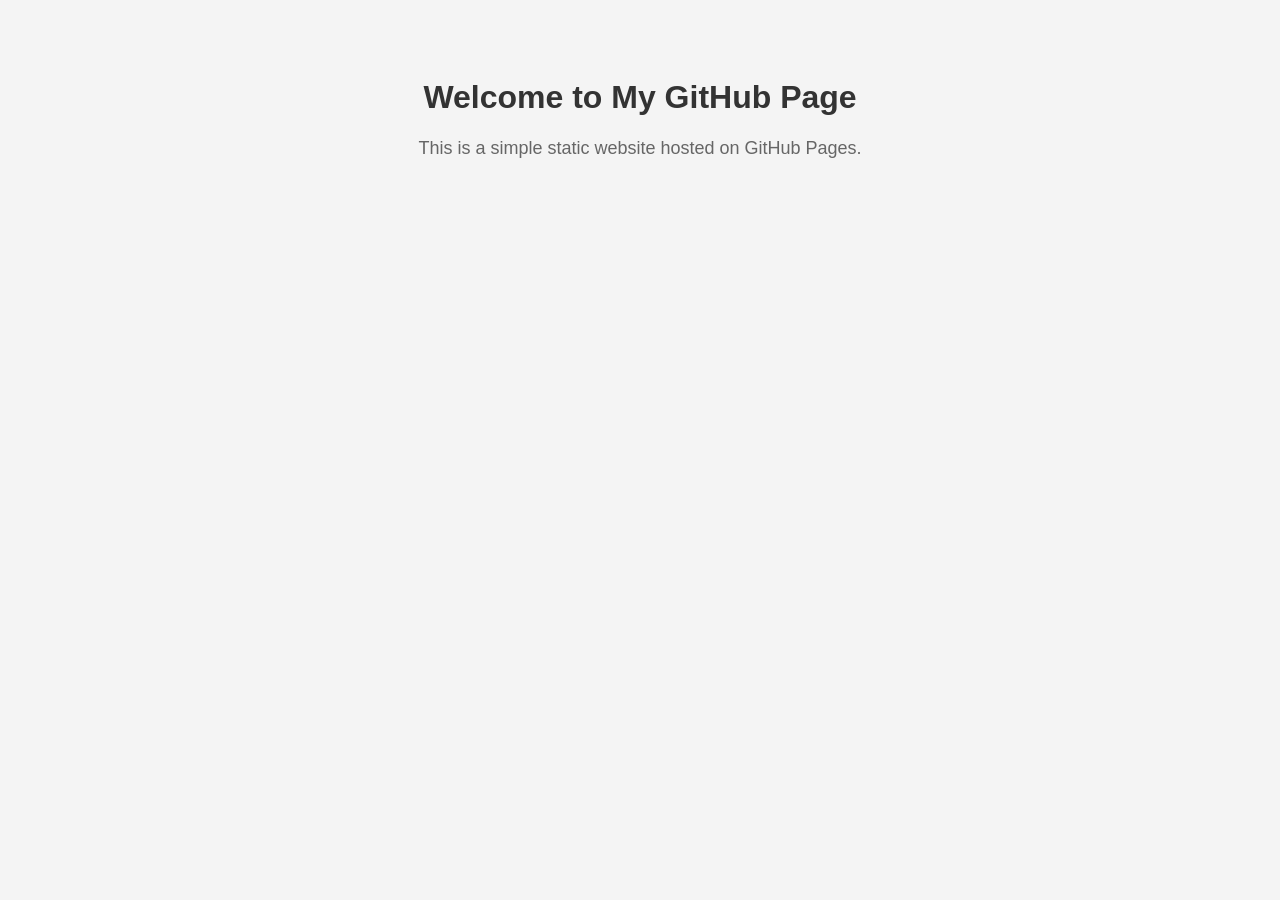
<file: docs/index.html>
<!DOCTYPE html>
<html lang="en">
<head>
    <meta charset="UTF-8">
    <meta name="viewport" content="width=device-width, initial-scale=1.0">
    <title>My GitHub Page</title>
    <style>
        body {
            font-family: Arial, sans-serif;
            text-align: center;
            padding: 50px;
            background-color: #f4f4f4;
        }
        h1 {
            color: #333;
        }
        p {
            font-size: 18px;
            color: #666;
        }
    </style>
</head>
<body>
    <h1>Welcome to My GitHub Page</h1>
    <p>This is a simple static website hosted on GitHub Pages.</p>
</body>
</html>
</file>
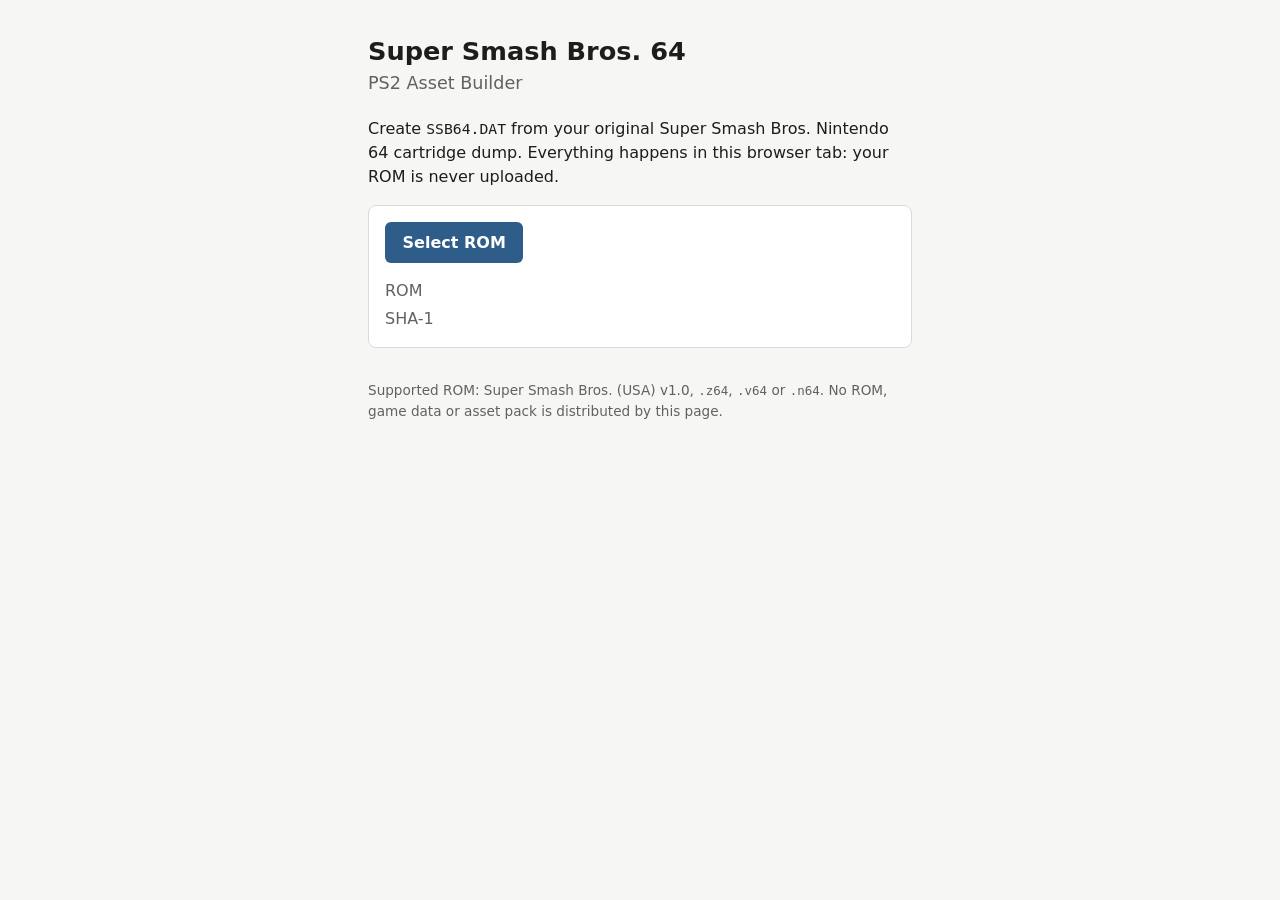
<file: ssb-decomp-re/index.html>
<!doctype html>
<html lang="en">
<head>
  <meta charset="utf-8">
  <meta name="viewport" content="width=device-width, initial-scale=1">
  <meta http-equiv="Content-Security-Policy"
        content="default-src 'self'; script-src 'self'; style-src 'self'; worker-src 'self'; connect-src 'self' https://raw.githubusercontent.com; img-src 'self' data:; object-src 'none'; base-uri 'none'; form-action 'none'">
  <title>SSB64 PS2 Asset Builder</title>
  <meta name="description" content="Create SSB64.DAT for the PlayStation 2 port from your own Super Smash Bros. cartridge dump, entirely in your browser.">
  <link rel="manifest" href="app.webmanifest">
  <link rel="icon" href="data:image/svg+xml,%3Csvg xmlns='http://www.w3.org/2000/svg' viewBox='0 0 16 16'%3E%3Crect width='16' height='16' rx='3' fill='%23333'/%3E%3Cpath d='M4 11V5h3a2 2 0 010 4H5' stroke='%23fff' fill='none' stroke-width='1.5'/%3E%3C/svg%3E">
  <link rel="stylesheet" href="style.css">
  <script type="module" src="app.js"></script>
</head>
<body>
  <main>
    <header>
      <h1>Super Smash Bros. 64</h1>
      <p class="sub">PS2 Asset Builder</p>
    </header>

    <p>Create <code>SSB64.DAT</code> from your original Super Smash Bros. Nintendo 64 cartridge dump.
      Everything happens in this browser tab: your ROM is never uploaded.</p>

    <section class="card" id="step-rom">
      <input type="file" id="rom-input" accept=".z64,.v64,.n64,.rom,.bin" hidden>
      <button type="button" id="select-rom">Select ROM</button>
      <dl id="rom-info" hidden>
        <dt>ROM</dt><dd id="rom-name"></dd>
        <dt>SHA-1</dt><dd id="rom-status"></dd>
      </dl>
    </section>

    <section class="card" id="step-build" hidden>
      <button type="button" id="build">Build SSB64.DAT</button>
      <div id="progress" hidden>
        <p id="stage">Starting…</p>
        <progress id="bar" max="100" value="0"></progress>
        <p class="percent"><span id="percent">0</span>%</p>
      </div>
    </section>

    <section class="card" id="step-done" hidden>
      <p class="ok">SSB64.DAT built and verified.</p>
      <a id="download" class="button" download="SSB64.DAT">Download SSB64.DAT</a>
      <ol class="howto">
        <li>Copy <code>ssb64.elf</code> and <code>SSB64.DAT</code> into the same folder on your PS2 storage
          (USB drive, memory card, MMCE, or <code>host:</code> in PCSX2).</li>
        <li>Launch <code>ssb64.elf</code>.</li>
      </ol>
    </section>

    <section class="card error" id="error" hidden>
      <p id="error-text"></p>
      <details><summary>Technical details</summary><pre id="error-detail"></pre></details>
    </section>

    <footer>
      <p>Supported ROM: Super Smash Bros. (USA) v1.0, <code>.z64</code>, <code>.v64</code> or <code>.n64</code>.
        No ROM, game data or asset pack is distributed by this page.</p>
    </footer>
  </main>
</body>
</html>
</file>
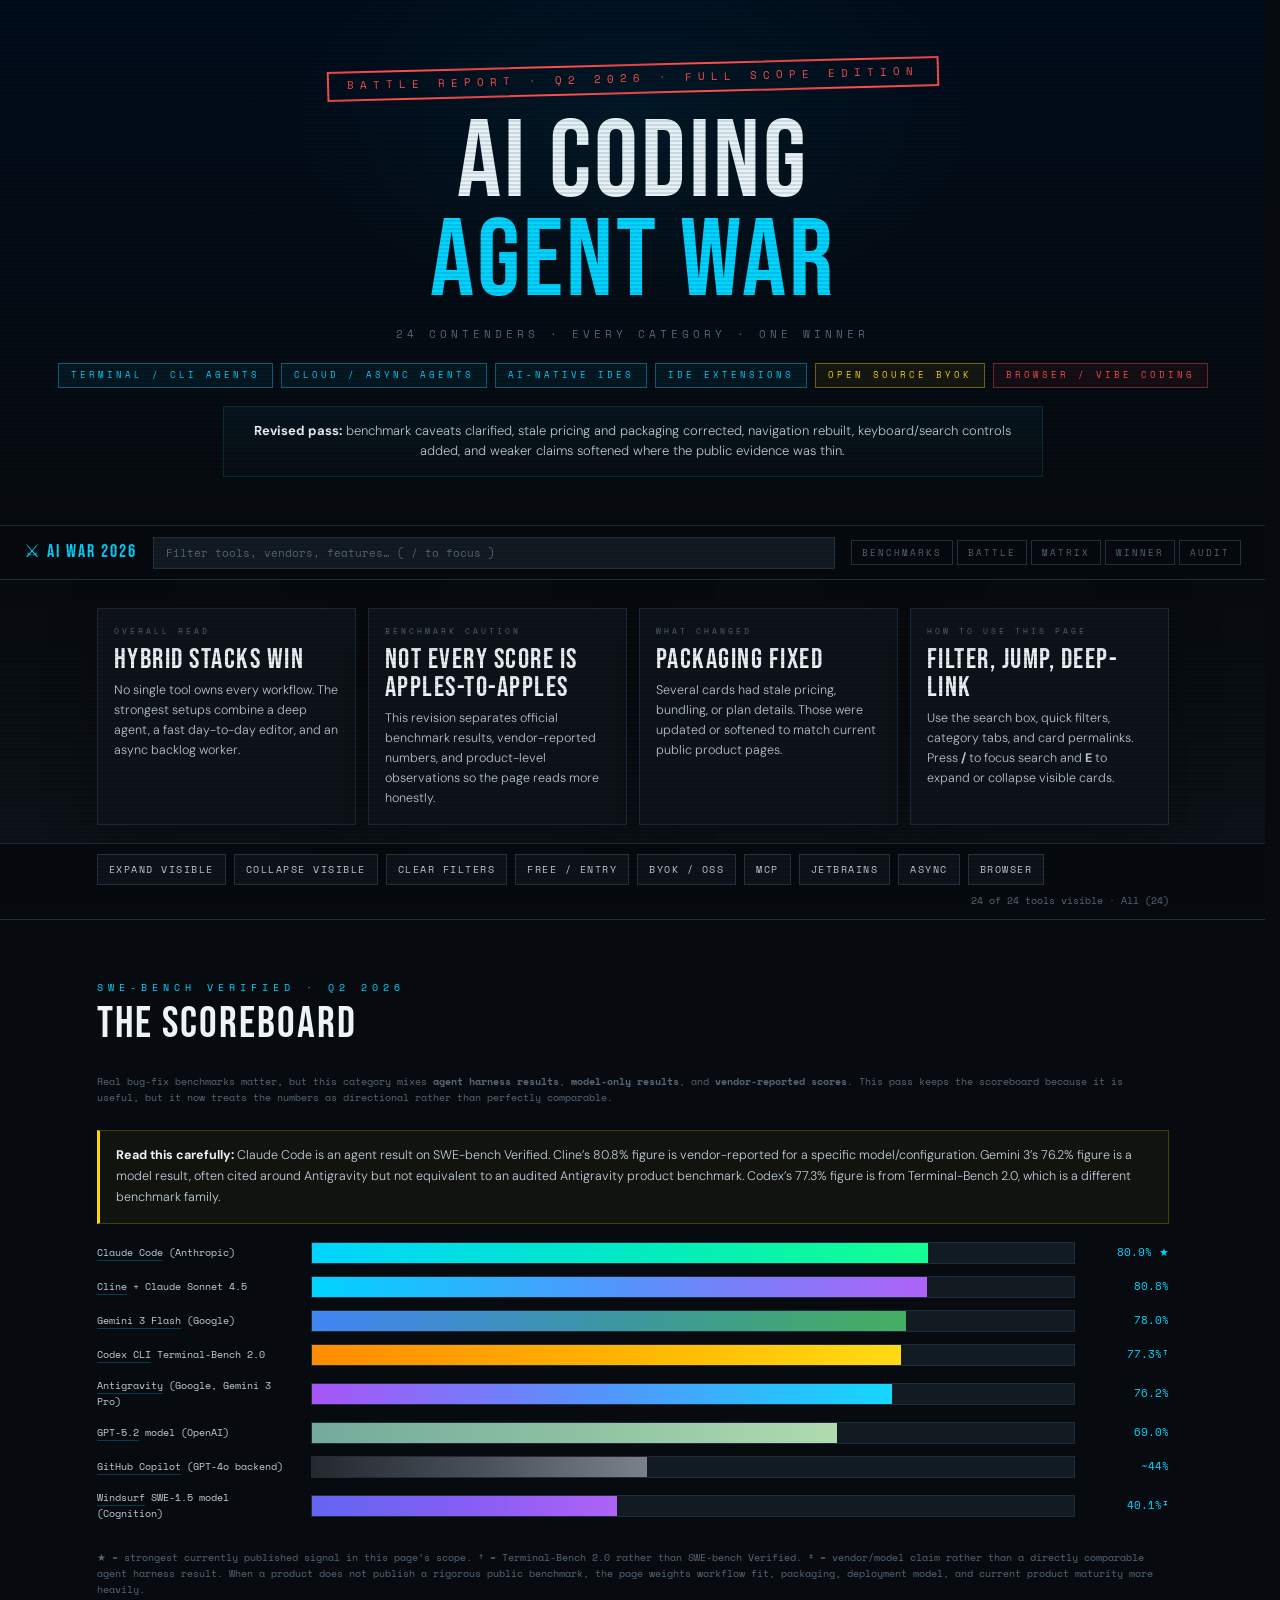
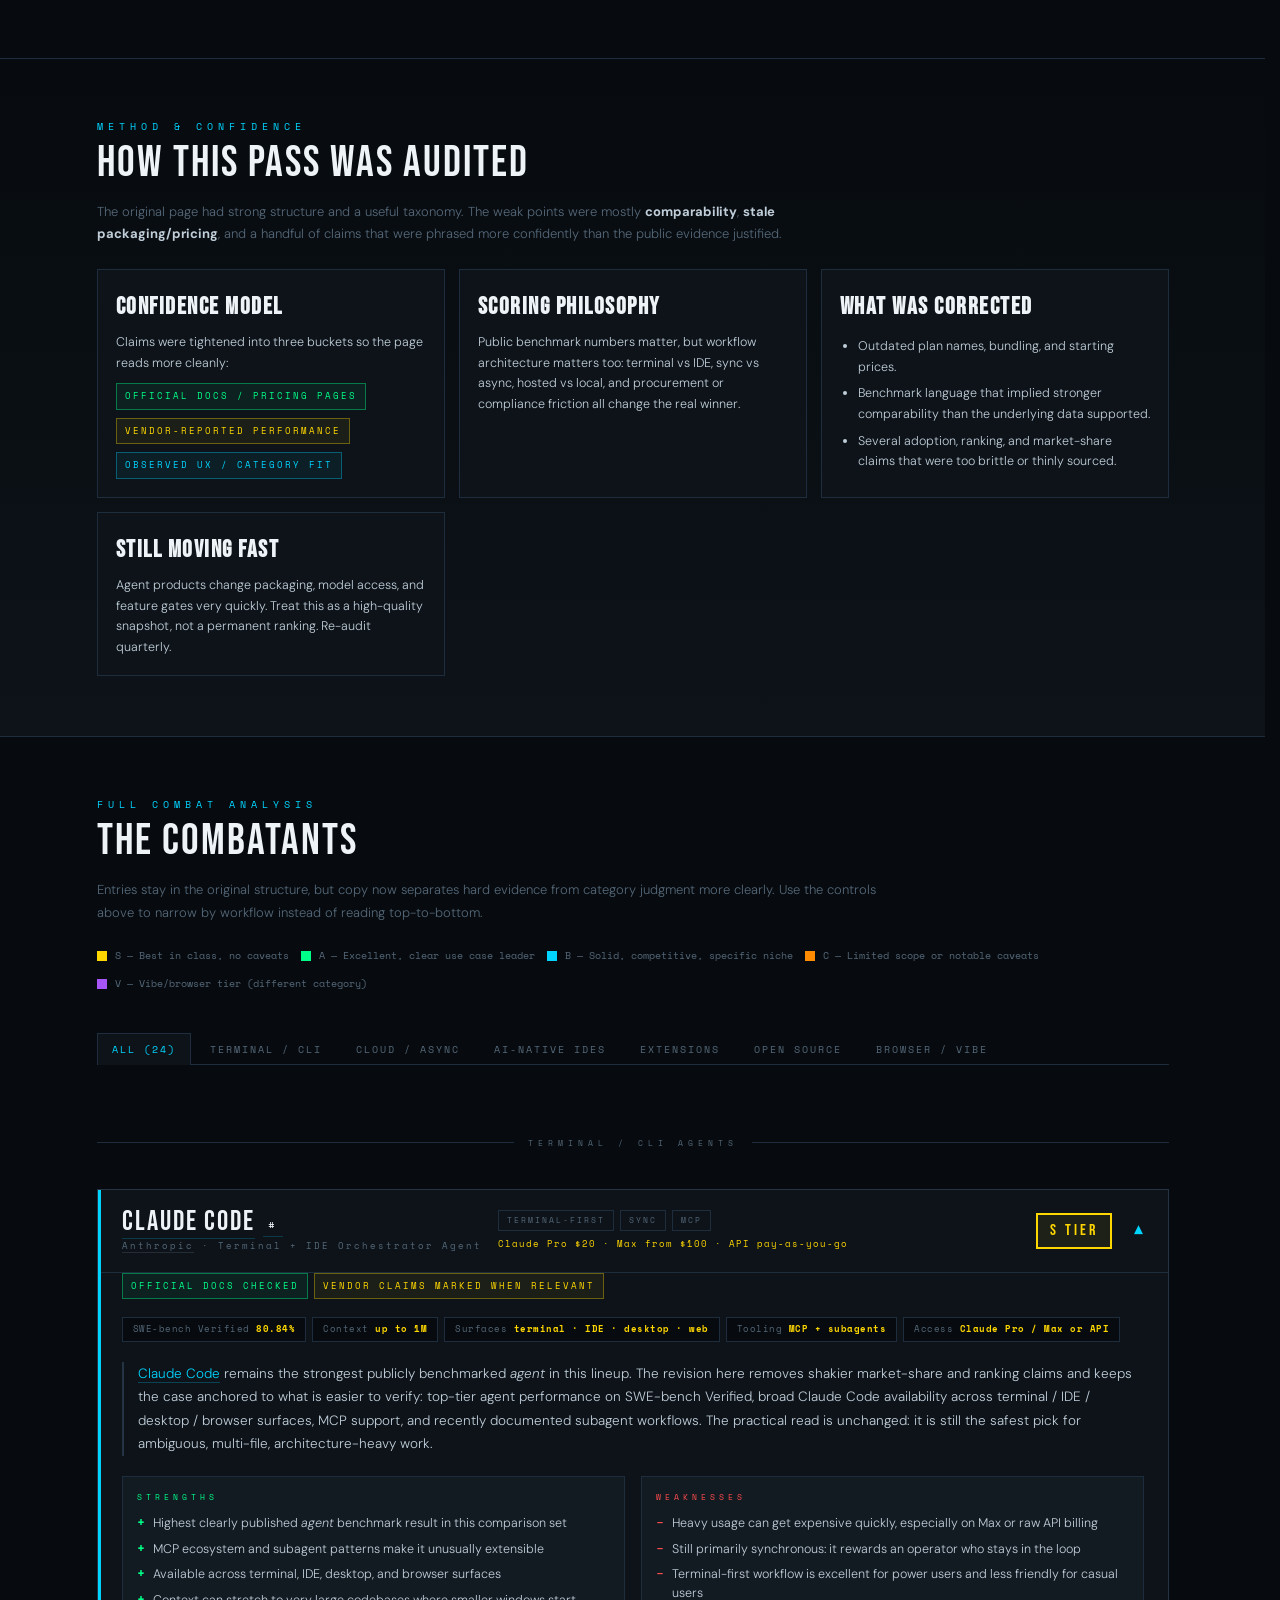
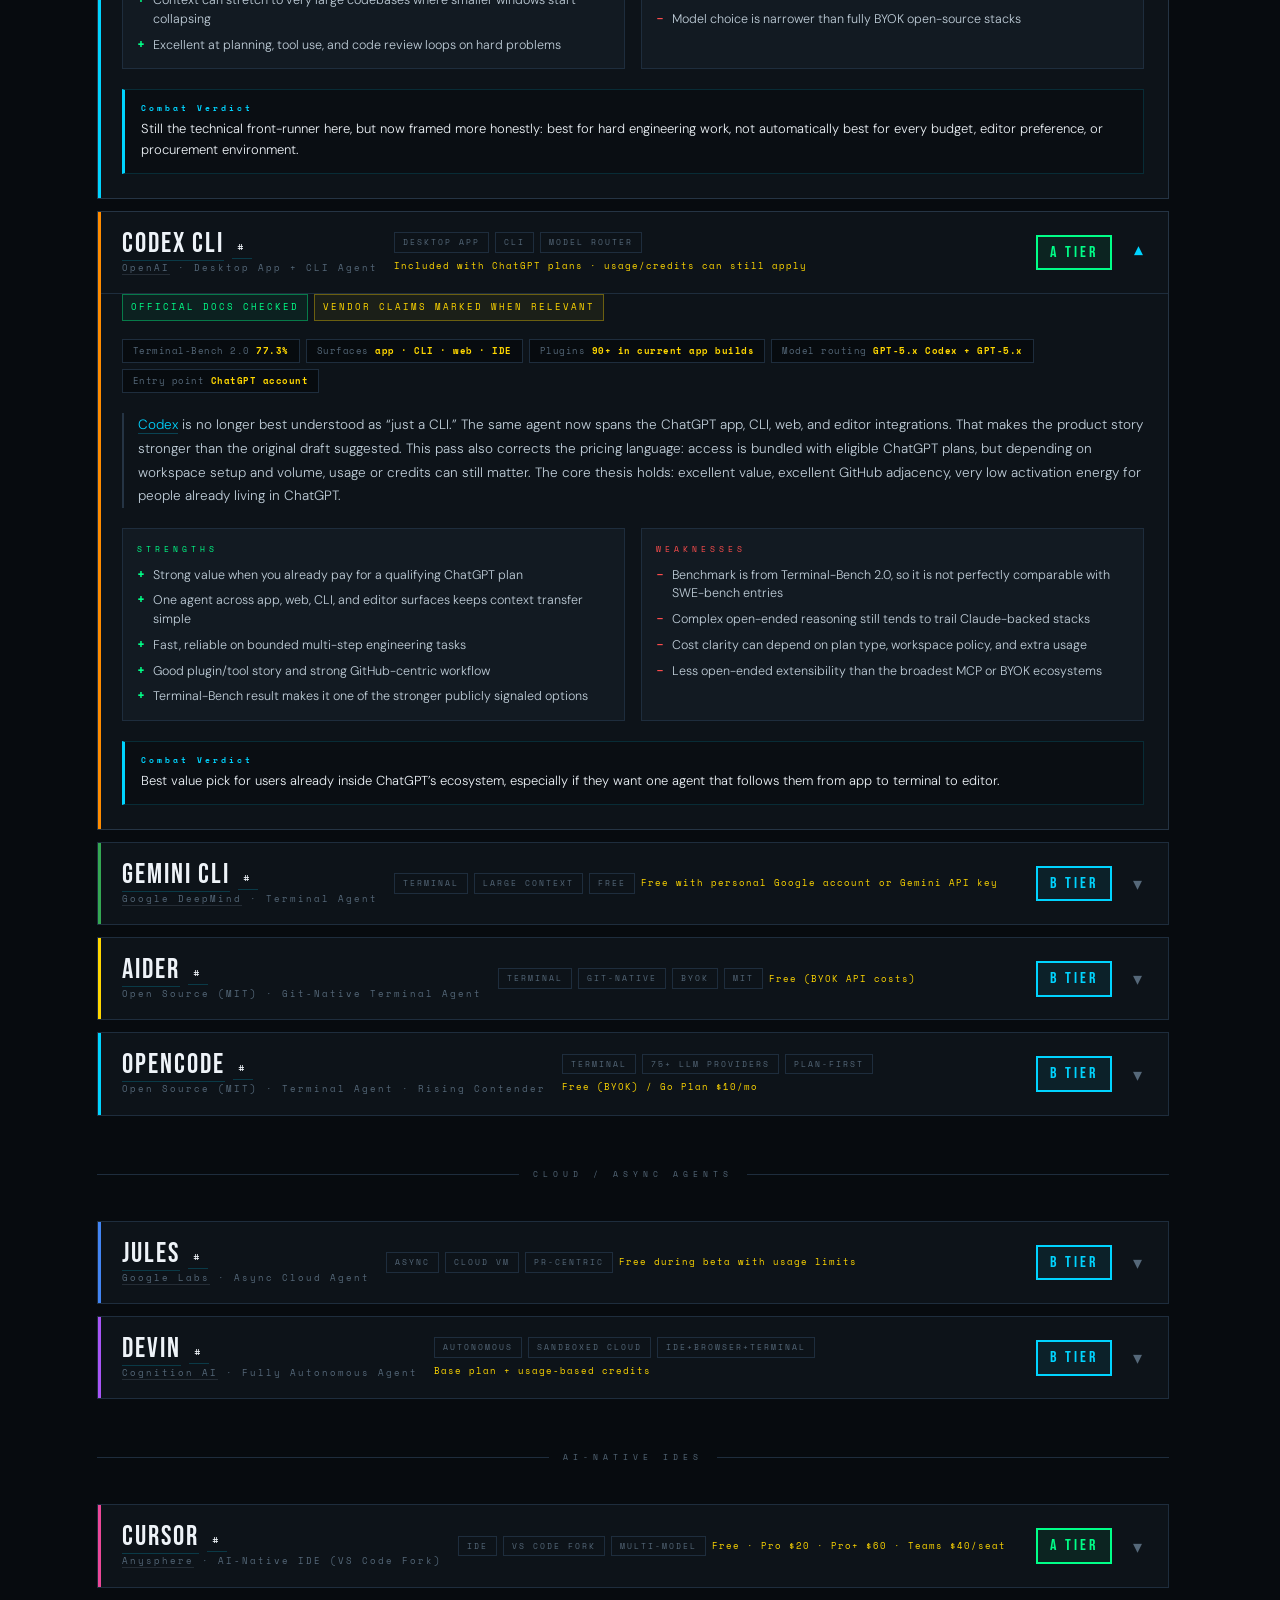
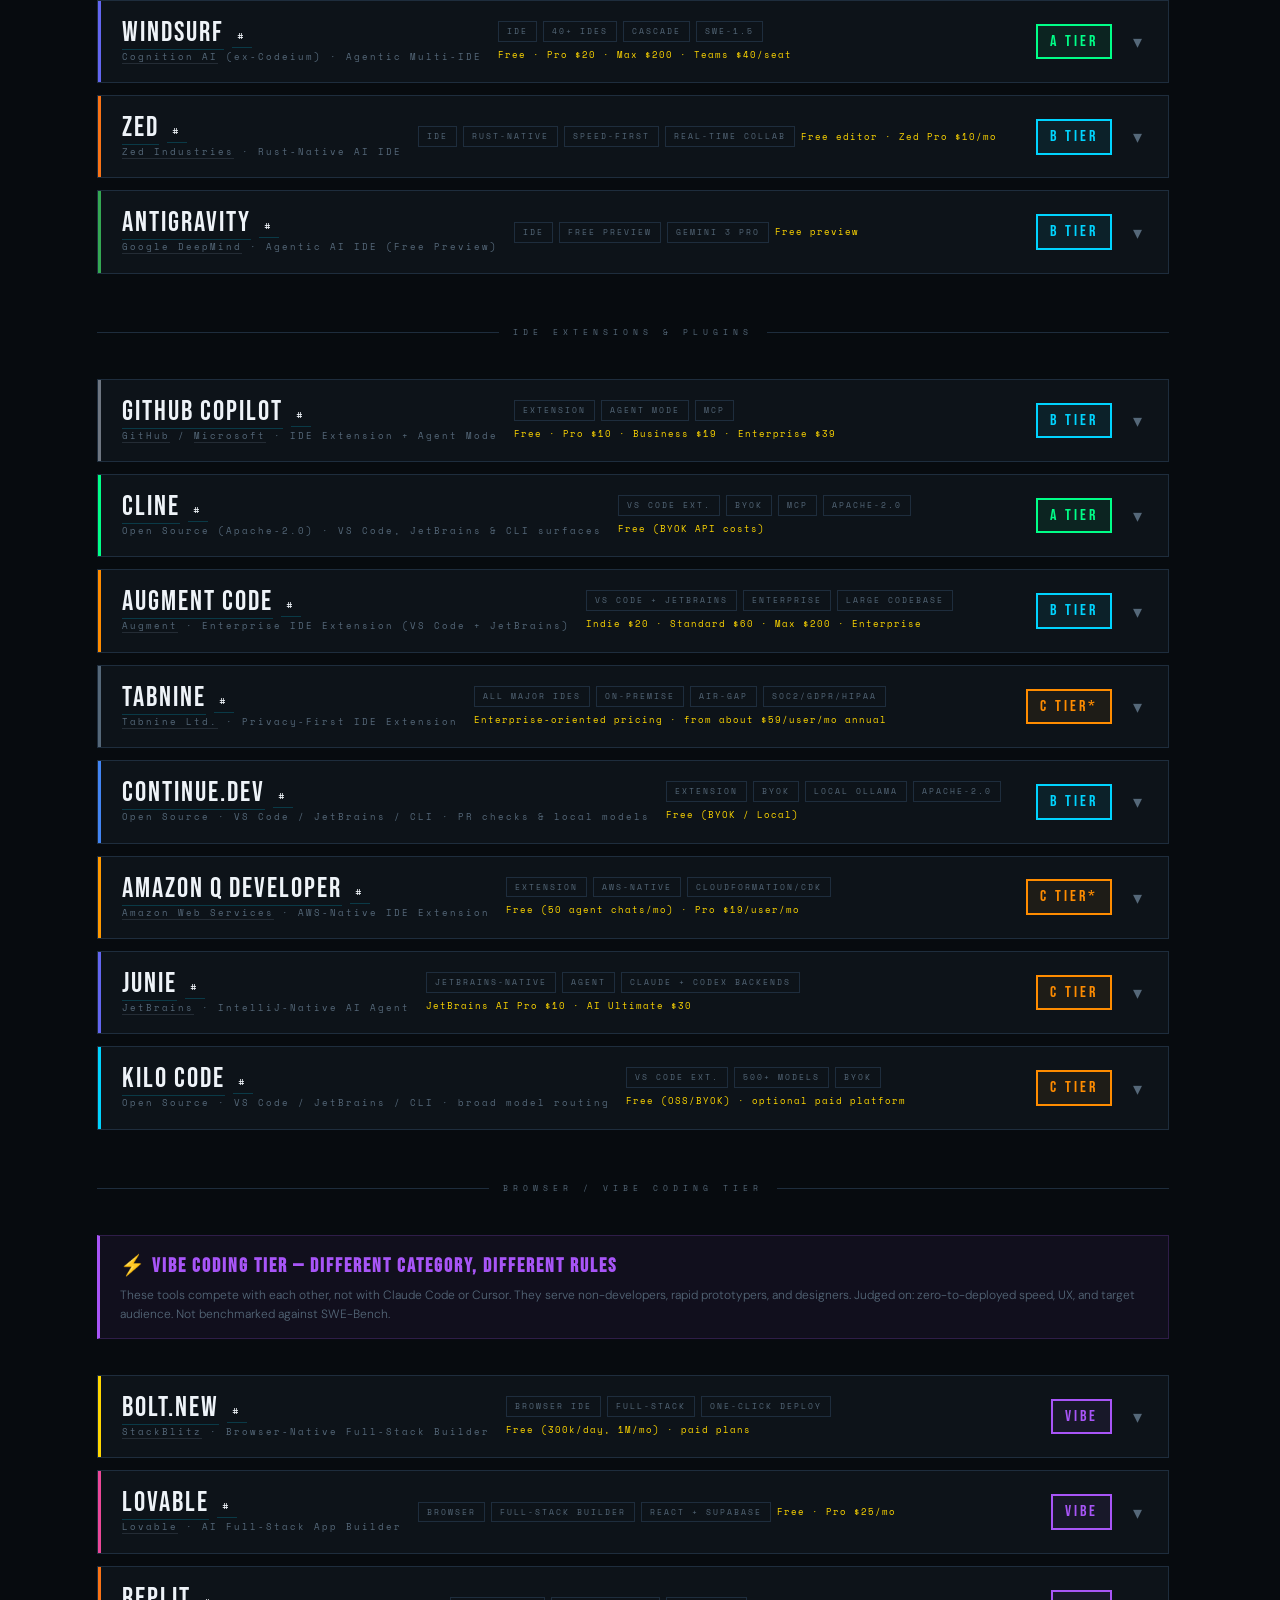
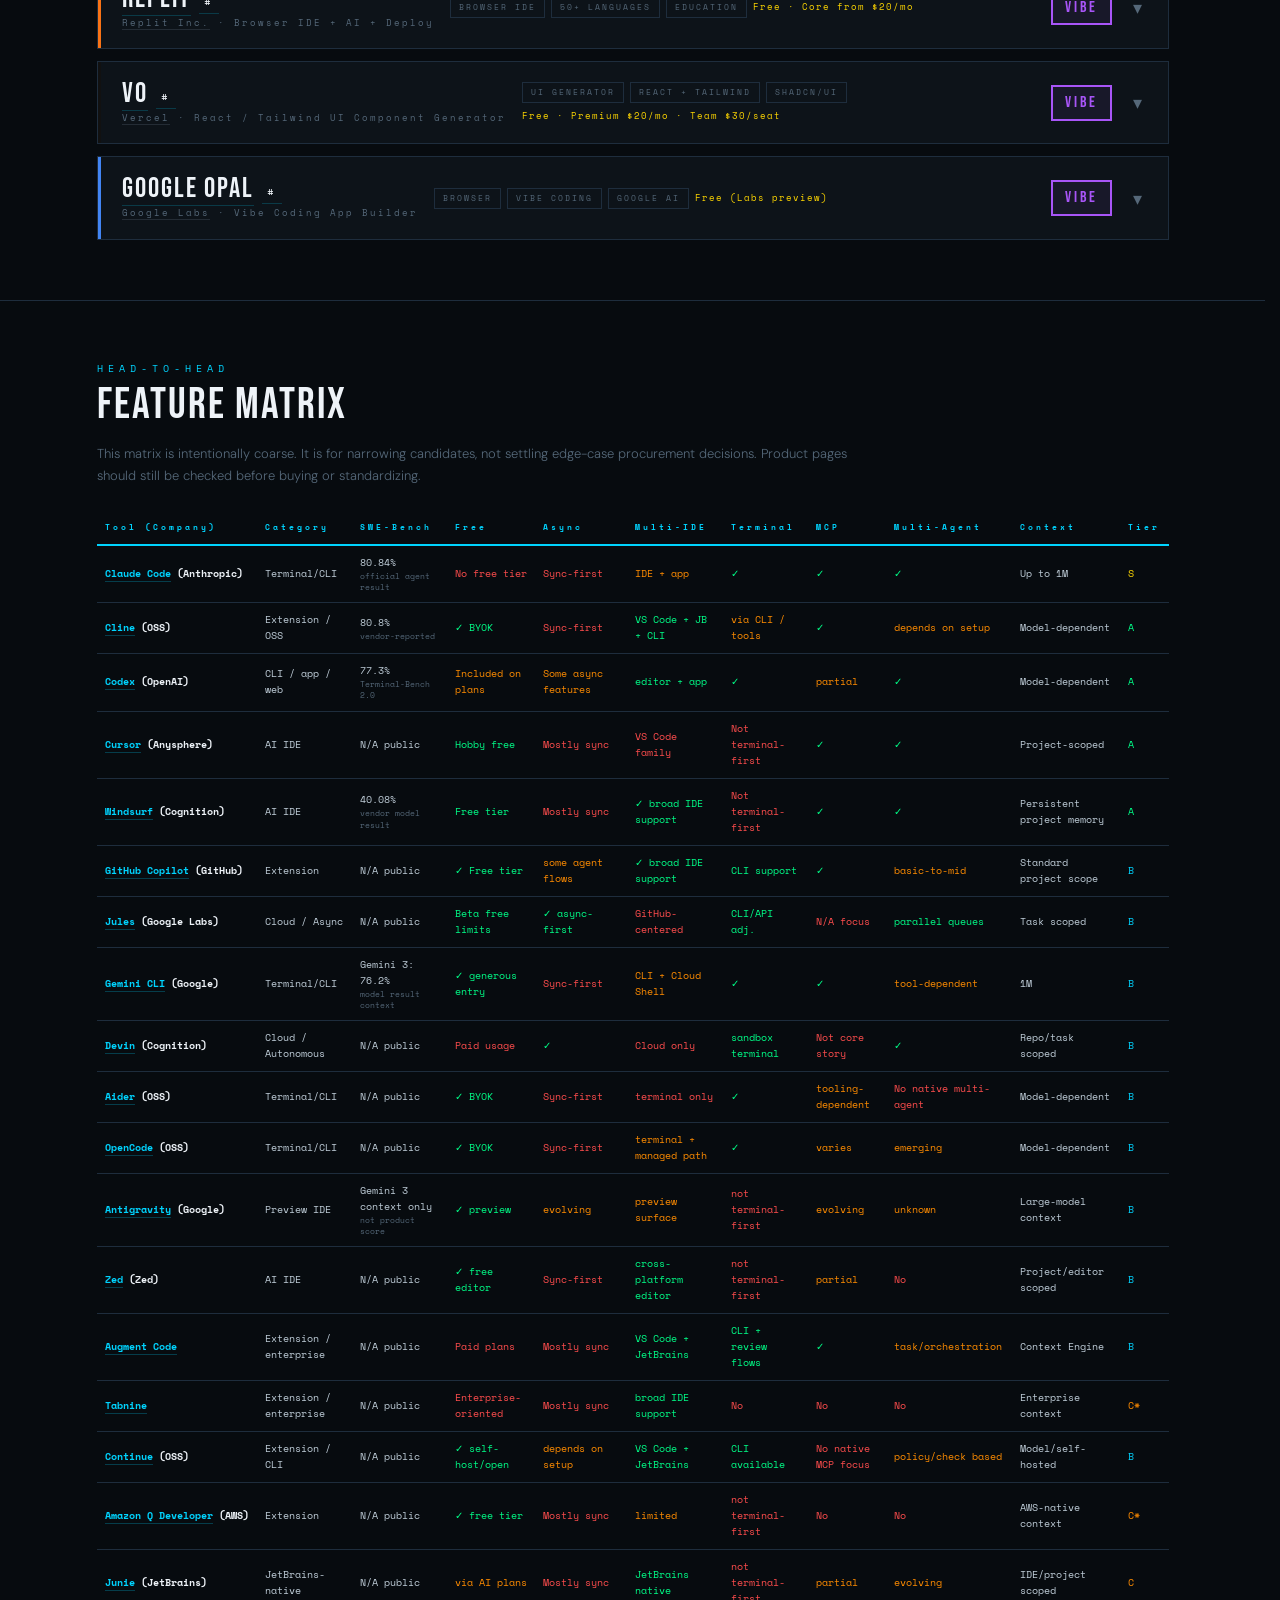
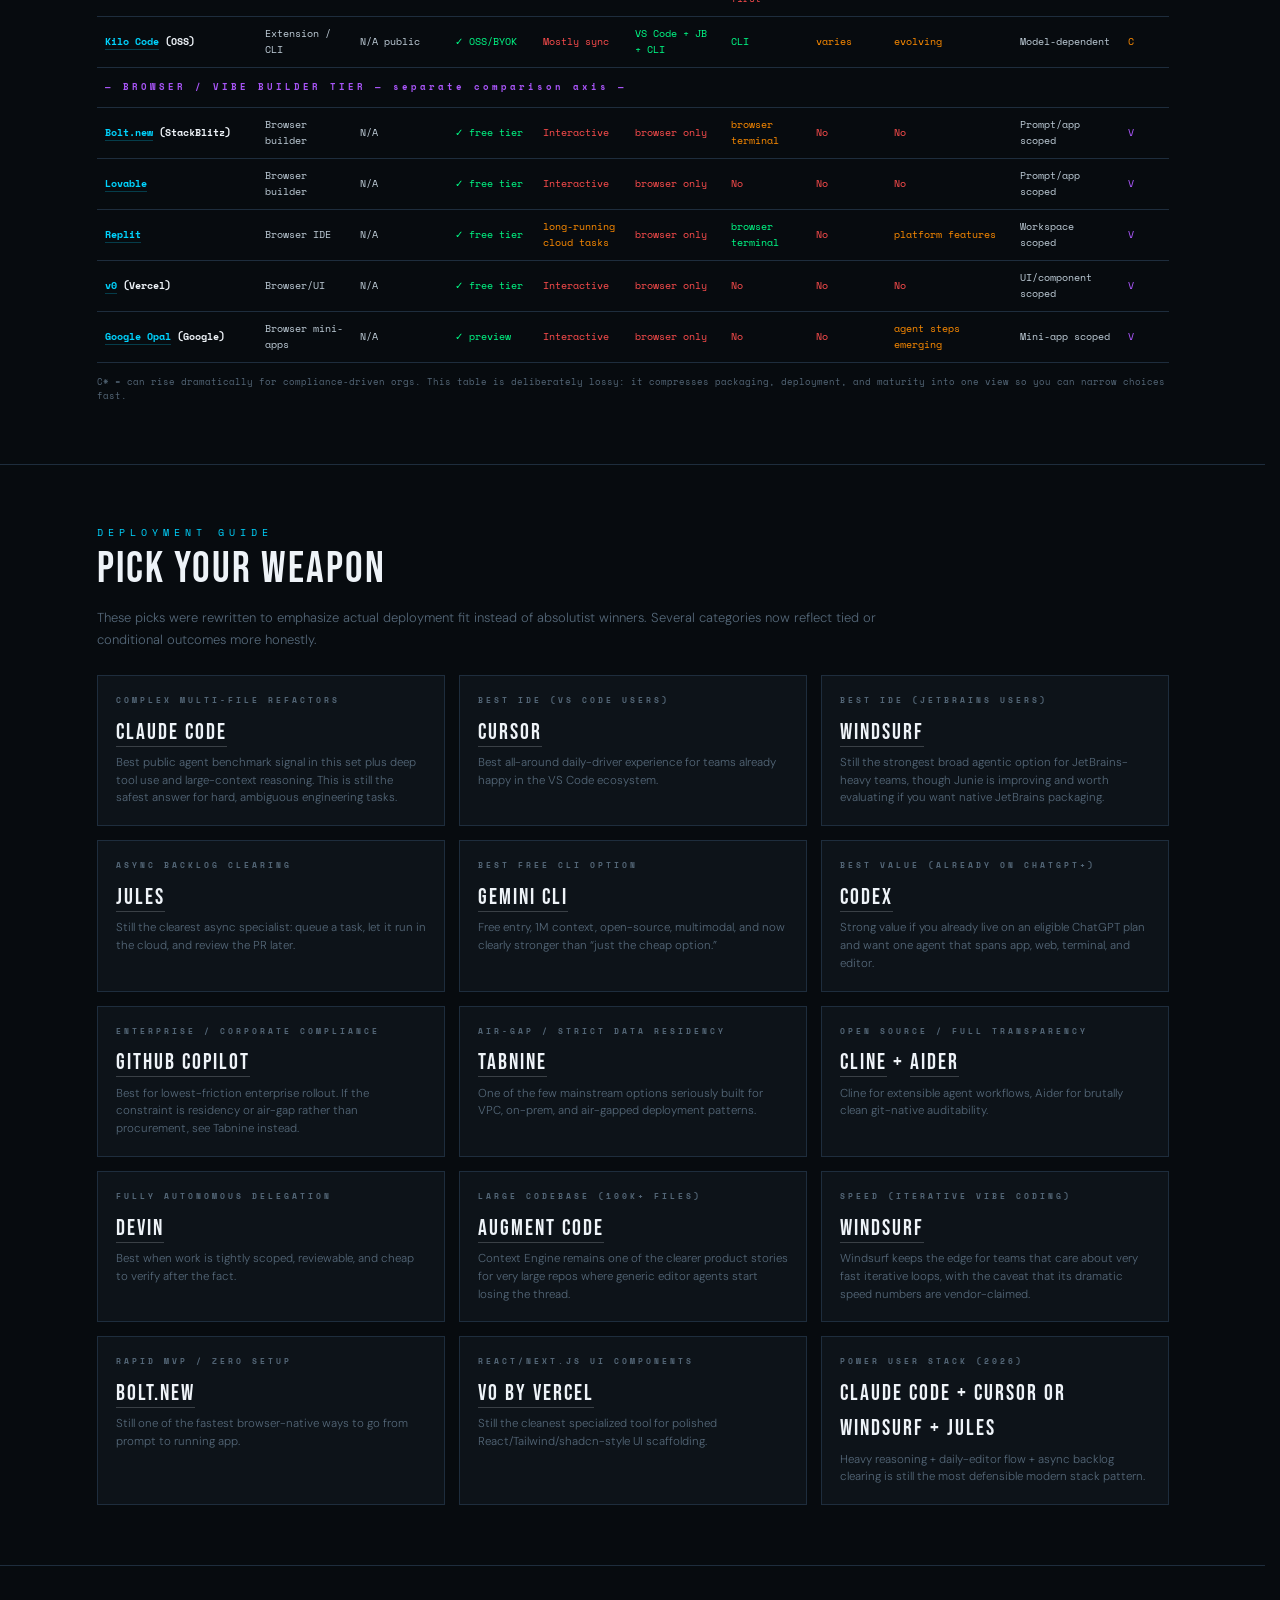
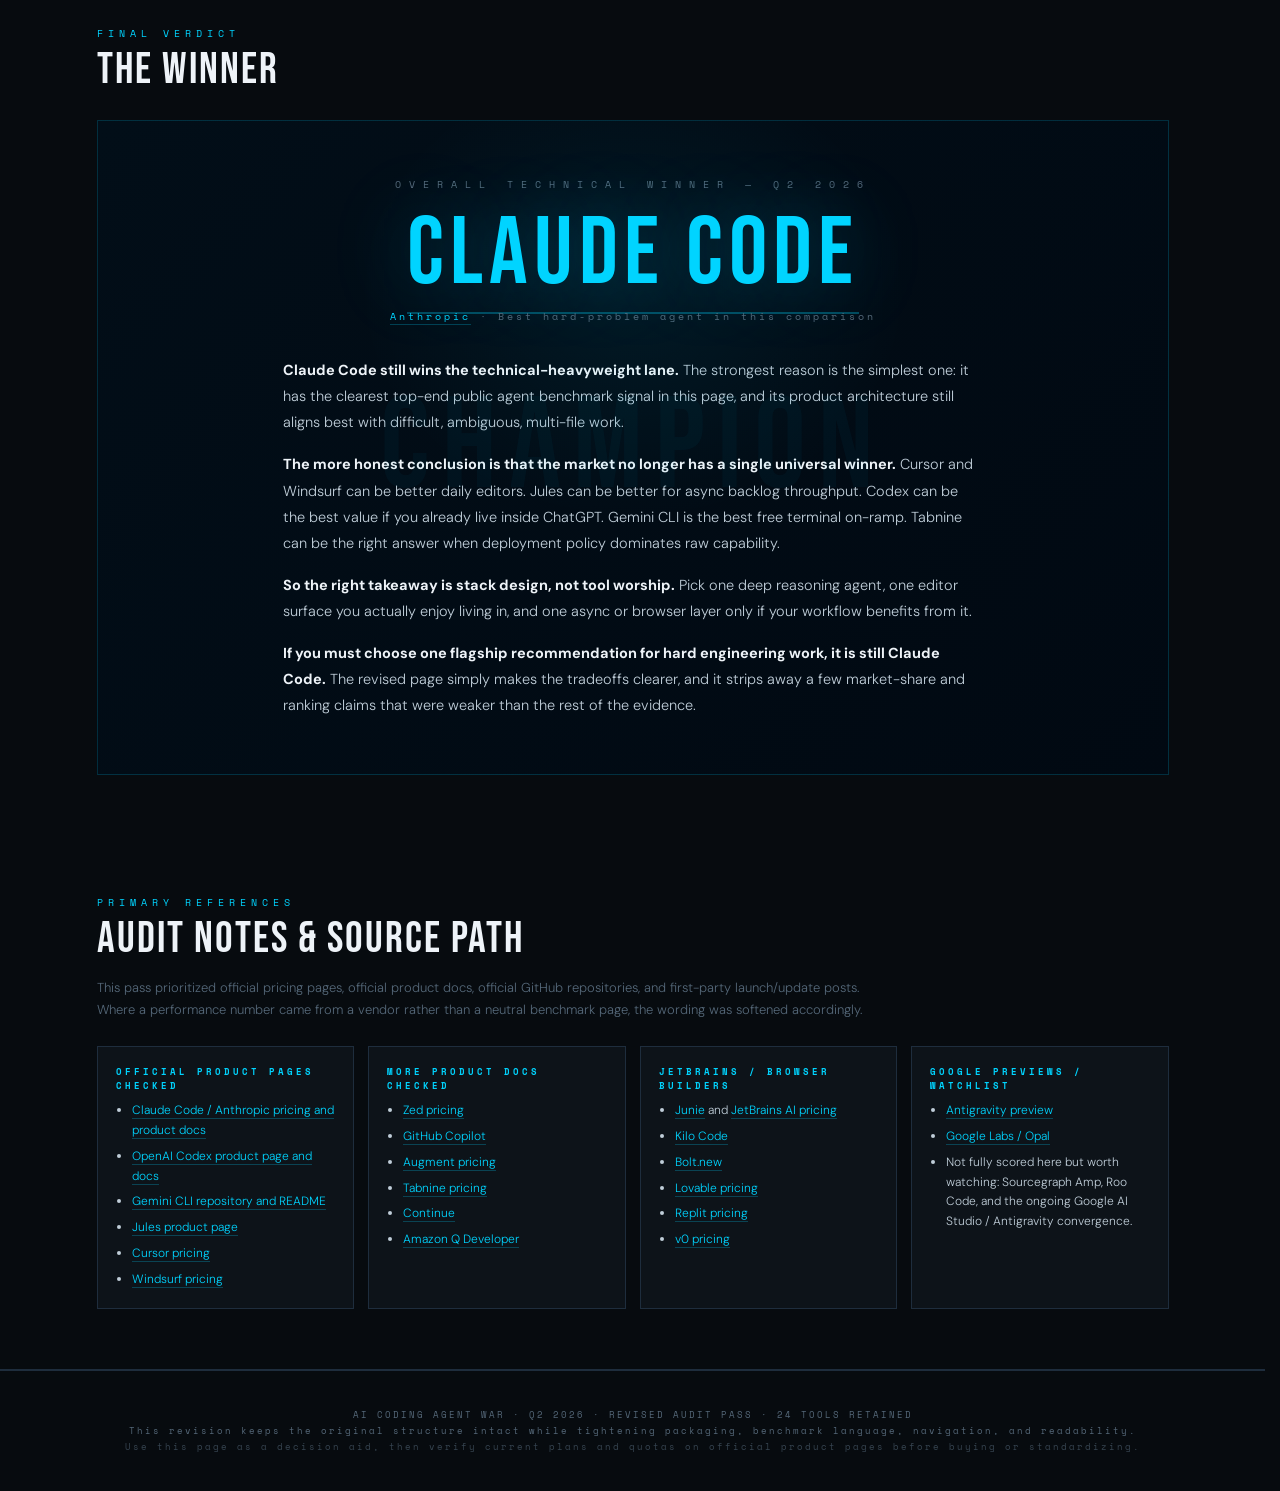
<file: ai-coding-war-2026.html>
<!DOCTYPE html>

<html lang="en">
<head>
<meta charset="utf-8"/>
<meta content="width=device-width, initial-scale=1.0" name="viewport"/>
<title>AI CODING AGENT WAR — Q2 2026 FULL SCOPE</title>
<style>
@import url('https://fonts.googleapis.com/css2?family=Bebas+Neue&family=Space+Mono:ital,wght@0,400;0,700;1,400&family=DM+Sans:wght@300;400;500;600&display=swap');

:root {
  --bg:      #070b0f;
  --bg2:     #0d1319;
  --bg3:     #121a22;
  --bg4:     #19232d;
  --border:  #1e2d3d;
  --border2: #253444;
  --accent:  #00d4ff;
  --accent2: #ff4d4d;
  --accent3: #ffd700;
  --green:   #00ff88;
  --orange:  #ff8c00;
  --purple:  #a855f7;
  --pink:    #ec4899;
  --indigo:  #6366f1;
  --muted:   #556879;
  --text:    #c0ced9;
  --bright:  #eef3f8;

  --s: #ffd700;  --a: #00ff88;  --b: #00d4ff;
  --c: #ff8c00;  --d: #ff4d4d;
}

* { box-sizing: border-box; margin: 0; padding: 0; }

html { scroll-behavior: smooth; }

body {
  background: var(--bg);
  color: var(--text);
  font-family: 'DM Sans', sans-serif;
  font-weight: 300;
  line-height: 1.6;
  overflow-x: hidden;
}

/* SCANLINES */
body::after {
  content: '';
  position: fixed; inset: 0;
  background: repeating-linear-gradient(0deg,transparent,transparent 2px,rgba(0,0,0,.1) 2px,rgba(0,0,0,.1) 4px);
  pointer-events: none;
  z-index: 9999;
}

a { color: var(--accent); text-decoration: none; border-bottom: 1px solid rgba(0,212,255,.25); transition: border-color .2s, color .2s; }
a:hover { color: #fff; border-bottom-color: var(--accent); }

/* ═══════════ HERO ═══════════ */
.hero {
  position: relative;
  padding: 64px 0 48px;
  text-align: center;
  overflow: hidden;
  background: linear-gradient(180deg,#010d1c 0%,var(--bg) 100%);
  border-bottom: 1px solid var(--border);
}
.hero-glow {
  position: absolute; top:-80px; left:50%; transform:translateX(-50%);
  width:700px; height:400px;
  background: radial-gradient(ellipse,rgba(0,212,255,.06) 0%,transparent 70%);
  pointer-events:none;
}
.stamp {
  display:inline-block; border:2.5px solid var(--accent2); color:var(--accent2);
  font-family:'Space Mono',monospace; font-size:11px; letter-spacing:6px;
  padding:4px 18px; margin-bottom:20px; transform:rotate(-1.5deg);
}
.hero-title {
  font-family:'Bebas Neue',sans-serif;
  font-size:clamp(52px,11vw,110px);
  line-height:.9; color:var(--bright); letter-spacing:3px; margin-bottom:6px;
}
.hero-title em { color:var(--accent); font-style:normal; }
.hero-sub {
  font-family:'Space Mono',monospace; font-size:11px;
  letter-spacing:4px; color:var(--muted); text-transform:uppercase; margin-top:14px;
}
.hero-badges { display:flex; gap:8px; justify-content:center; flex-wrap:wrap; margin-top:20px; }
.badge {
  font-family:'Space Mono',monospace; font-size:9px; letter-spacing:3px;
  padding:4px 12px; border:1px solid; text-transform:uppercase;
}
.badge-blue { border-color:rgba(0,212,255,.4); color:var(--accent); background:rgba(0,212,255,.06); }
.badge-gold { border-color:rgba(255,215,0,.4); color:var(--accent3); background:rgba(255,215,0,.06); }
.badge-red  { border-color:rgba(255,77,77,.4);  color:var(--accent2); background:rgba(255,77,77,.06); }

/* ═══════════ STICKY NAV ═══════════ */
.sticky-nav {
  position:sticky; top:0; z-index:500;
  background:rgba(7,11,15,.95);
  border-bottom:1px solid var(--border);
  backdrop-filter:blur(12px);
  padding:0 24px;
  display:flex; align-items:center; gap:16px; flex-wrap:wrap;
}
.nav-logo {
  font-family:'Bebas Neue',sans-serif; font-size:18px;
  letter-spacing:2px; color:var(--accent); white-space:nowrap;
  padding:12px 0; flex-shrink:0;
}
.nav-search {
  flex:1; min-width:160px;
  background:var(--bg3); border:1px solid var(--border2);
  color:var(--bright); padding:7px 12px;
  font-family:'Space Mono',monospace; font-size:11px;
  outline:none; transition:border-color .2s;
}
.nav-search::placeholder { color:var(--muted); }
.nav-search:focus { border-color:var(--accent); }
.nav-jump {
  display:flex; gap:4px; flex-wrap:wrap;
}
.jump-btn {
  font-family:'Space Mono',monospace; font-size:9px; letter-spacing:2px;
  padding:5px 10px; border:1px solid var(--border2); background:transparent;
  color:var(--muted); cursor:pointer; text-transform:uppercase;
  transition:all .2s; white-space:nowrap;
}
.jump-btn:hover, .jump-btn.active {
  border-color:var(--accent); color:var(--accent); background:rgba(0,212,255,.06);
}

/* ═══════════ LAYOUT ═══════════ */
.wrap { max-width:1120px; margin:0 auto; padding:0 24px; }

/* ═══════════ SECTION ═══════════ */
.section { padding:60px 0; border-bottom:1px solid var(--border); }
.section-eyebrow {
  font-family:'Space Mono',monospace; font-size:10px; letter-spacing:5px;
  color:var(--accent); text-transform:uppercase; margin-bottom:6px;
}
.section-heading {
  font-family:'Bebas Neue',sans-serif; font-size:44px;
  color:var(--bright); letter-spacing:2px; margin-bottom:28px; line-height:1;
}

/* ═══════════ TIER LEGEND ═══════════ */
.tier-legend {
  display:flex; gap:12px; flex-wrap:wrap; margin-bottom:40px;
}
.tl-item {
  display:flex; align-items:center; gap:8px;
  font-family:'Space Mono',monospace; font-size:10px; color:var(--muted);
}
.tl-dot { width:10px; height:10px; border-radius:0; flex-shrink:0; }

/* ═══════════ CATEGORY TABS ═══════════ */
.cat-tabs {
  display:flex; gap:4px; flex-wrap:wrap; margin-bottom:32px;
  border-bottom:1px solid var(--border); padding-bottom:0;
}
.cat-tab {
  font-family:'Space Mono',monospace; font-size:10px; letter-spacing:2px;
  padding:8px 14px; border:1px solid transparent; border-bottom:none;
  background:transparent; color:var(--muted); cursor:pointer;
  text-transform:uppercase; transition:all .2s; position:relative; top:1px;
}
.cat-tab:hover { color:var(--text); border-color:var(--border); background:var(--bg3); }
.cat-tab.active {
  color:var(--accent); border-color:var(--border); border-bottom-color:var(--bg);
  background:var(--bg2);
}

/* ═══════════ COMPETITOR CARD ═══════════ */
.competitors { display:flex; flex-direction:column; gap:12px; }

.competitor-card {
  background:var(--bg2); border:1px solid var(--border);
  position:relative; overflow:hidden;
  transition:border-color .25s;
}
.competitor-card:hover { border-color:var(--border2); }
.competitor-card.expanded { border-color:var(--border2); }

.card-accent-bar {
  position:absolute; top:0; left:0;
  width:3px; height:100%;
  background:var(--card-color, var(--accent));
  flex-shrink:0;
}

/* card header — always visible */
.card-header {
  display:grid;
  grid-template-columns: auto 1fr auto auto;
  align-items:center; gap:16px;
  padding:18px 20px 18px 24px;
  cursor:pointer; user-select:none;
}
.card-header:hover { background:rgba(255,255,255,.01); }

.card-name-block {}
.card-tool {
  font-family:'Bebas Neue',sans-serif; font-size:28px;
  letter-spacing:2px; color:var(--bright); line-height:1;
}
.card-tool a {
  color:inherit; border-bottom:1px solid rgba(0,212,255,.2);
  transition:all .2s;
}
.card-tool a:hover { color:var(--accent); border-bottom-color:var(--accent); }
.card-company {
  font-family:'Space Mono',monospace; font-size:9px;
  letter-spacing:2px; color:var(--muted); margin-top:2px;
}
.card-company a { color:var(--muted); border-bottom-color:rgba(90,104,121,.3); }
.card-company a:hover { color:var(--text); }

.card-tags { display:flex; gap:6px; align-items:center; flex-wrap:wrap; }
.paradigm-pill {
  font-family:'Space Mono',monospace; font-size:8px; letter-spacing:2px;
  padding:3px 8px; border:1px solid var(--border); color:var(--muted);
  text-transform:uppercase; white-space:nowrap;
}
.price-pill {
  font-family:'Space Mono',monospace; font-size:9px;
  color:var(--accent3); letter-spacing:1px; white-space:nowrap;
}

.card-right { display:flex; align-items:center; gap:12px; }

.tier-badge-v2 {
  font-family:'Bebas Neue',sans-serif; font-size:16px; letter-spacing:3px;
  padding:3px 12px; border:2px solid; flex-shrink:0;
}
.tier-S { border-color:var(--s); color:var(--s); background:rgba(255,215,0,.07); }
.tier-A { border-color:var(--a); color:var(--a); background:rgba(0,255,136,.07); }
.tier-B { border-color:var(--b); color:var(--b); background:rgba(0,212,255,.07); }
.tier-C { border-color:var(--c); color:var(--c); background:rgba(255,140,0,.07); }
.tier-D { border-color:var(--d); color:var(--d); background:rgba(255,77,77,.07); }
.tier-V { border-color:var(--purple); color:var(--purple); background:rgba(168,85,247,.07); }

.toggle-icon {
  font-size:18px; color:var(--muted); transition:transform .3s;
  font-family:'Space Mono',monospace; width:20px; text-align:center; flex-shrink:0;
}
.expanded .toggle-icon { transform:rotate(180deg); color:var(--accent); }

/* card body — hidden by default */
.card-body { display:none; padding:0 24px 24px 24px; border-top:1px solid var(--border); }
.expanded .card-body { display:block; }

.card-summary {
  font-size:13.5px; color:var(--text); line-height:1.75;
  margin:20px 0; padding-left:14px;
  border-left:2px solid var(--border2);
}

.stat-row { display:flex; flex-wrap:wrap; gap:6px; margin-bottom:20px; }
.stat-chip {
  font-family:'Space Mono',monospace; font-size:9px;
  padding:4px 10px; border:1px solid var(--border);
  color:var(--muted); background:var(--bg);
  white-space:nowrap; letter-spacing:.5px;
}
.stat-chip b { color:var(--accent3); font-weight:700; }

.pros-cons {
  display:grid; grid-template-columns:1fr 1fr; gap:16px; margin-bottom:20px;
}
@media(max-width:600px){
  .pros-cons { grid-template-columns:1fr; }
  .card-header { grid-template-columns:auto 1fr auto; gap:10px; }
  .card-tags { display:none; }
}
.pc-box { background:var(--bg3); border:1px solid var(--border); padding:14px; }
.pc-label {
  font-family:'Space Mono',monospace; font-size:8px;
  letter-spacing:4px; text-transform:uppercase; margin-bottom:10px;
}
.pc-pros .pc-label { color:var(--green); }
.pc-cons .pc-label { color:var(--accent2); }
.pc-list { list-style:none; display:flex; flex-direction:column; gap:7px; }
.pc-list li {
  font-size:12.5px; color:var(--text);
  padding-left:16px; position:relative; line-height:1.5;
}
.pc-pros .pc-list li::before { content:'+'; position:absolute; left:0; color:var(--green); font-weight:700; font-family:'Space Mono',monospace; }
.pc-cons .pc-list li::before { content:'−'; position:absolute; left:0; color:var(--accent2); font-weight:700; font-family:'Space Mono',monospace; }

.verdict {
  border:1px solid rgba(0,212,255,.15); border-left:3px solid var(--accent);
  padding:12px 16px; font-size:13px; color:var(--bright); background:rgba(0,0,0,.25);
}
.verdict strong {
  display:block; font-family:'Space Mono',monospace; font-size:8px;
  letter-spacing:3px; color:var(--accent); margin-bottom:4px;
}

/* ═══════════ BENCHMARK BARS ═══════════ */
.bench-grid { display:flex; flex-direction:column; gap:12px; margin-bottom:28px; }
.bench-row { display:grid; grid-template-columns:200px 1fr 80px; align-items:center; gap:14px; }
@media(max-width:540px){ .bench-row { grid-template-columns:140px 1fr 60px; } }
.bench-label { font-family:'Space Mono',monospace; font-size:10px; color:var(--text); }
.bench-label a { color:var(--text); }
.bench-bar-wrap {
  height:22px; background:var(--bg3); border:1px solid var(--border); overflow:hidden; position:relative;
}
.bench-fill {
  height:100%; width:0;
  background:linear-gradient(90deg, var(--c1,#00d4ff), var(--c2,#00ff88));
  transition:width 1.2s cubic-bezier(.4,0,.2,1);
  position:relative;
}
.bench-fill::after {
  content:''; position:absolute; inset:0;
  background:linear-gradient(90deg,transparent 50%,rgba(255,255,255,.08));
}
.bench-score { font-family:'Space Mono',monospace; font-size:11px; color:var(--accent); text-align:right; }

.bench-note { font-family:'Space Mono',monospace; font-size:10px; color:var(--muted); margin-top:10px; line-height:1.6; }

/* ═══════════ COMPARE TABLE ═══════════ */
.table-wrap { overflow-x:auto; }
.ct {
  width:100%; border-collapse:collapse;
  font-family:'Space Mono',monospace; font-size:10px;
}
.ct th {
  text-align:left; padding:10px 8px; border-bottom:2px solid var(--accent);
  color:var(--accent); font-size:8px; letter-spacing:3px; white-space:nowrap;
}
.ct td { padding:9px 8px; border-bottom:1px solid var(--border); color:var(--text); vertical-align:middle; }
.ct tr:hover td { background:rgba(0,212,255,.02); }
.ct td:first-child { color:var(--bright); font-weight:700; white-space:nowrap; }
.ck { color:var(--green); } .cx { color:var(--accent2); } .cp { color:var(--orange); }

/* ═══════════ USE CASE GRID ═══════════ */
.uc-grid { display:grid; grid-template-columns:repeat(auto-fill,minmax(260px,1fr)); gap:14px; }
.uc-card { background:var(--bg2); border:1px solid var(--border); padding:18px; }
.uc-card h4 {
  font-family:'Space Mono',monospace; font-size:8px; letter-spacing:3px;
  color:var(--muted); text-transform:uppercase; margin-bottom:8px;
}
.uc-winner { font-family:'Bebas Neue',sans-serif; font-size:22px; letter-spacing:2px; color:var(--bright); margin-bottom:4px; }
.uc-winner a { color:inherit; border-bottom-color:rgba(238,243,248,.2); }
.uc-reason { font-size:11.5px; color:var(--muted); line-height:1.55; }

/* ═══════════ WINNER ═══════════ */
.winner-wrap {
  background:linear-gradient(135deg,#020e18,#010912);
  border:1px solid rgba(0,212,255,.18);
  padding:56px 32px; text-align:center; position:relative; overflow:hidden;
}
.winner-wrap::before {
  content:'';
  position:absolute; top:-80px; left:50%; transform:translateX(-50%);
  width:600px; height:500px;
  background:radial-gradient(ellipse,rgba(0,212,255,.07) 0%,transparent 65%);
  pointer-events:none;
}
.w-ghost {
  position:absolute; top:50%; left:50%; transform:translate(-50%,-50%);
  font-family:'Bebas Neue',sans-serif; font-size:130px; letter-spacing:12px;
  color:rgba(0,212,255,.04); white-space:nowrap; pointer-events:none;
}
.w-eye { font-family:'Space Mono',monospace; font-size:10px; letter-spacing:8px; color:var(--muted); margin-bottom:14px; }
.w-name {
  font-family:'Bebas Neue',sans-serif; font-size:clamp(60px,10vw,96px);
  color:var(--accent); letter-spacing:6px; text-shadow:0 0 80px rgba(0,212,255,.28);
  line-height:1; margin-bottom:6px;
}
.w-name a { color:inherit; border-bottom:2px solid rgba(0,212,255,.3); }
.w-by { font-family:'Space Mono',monospace; font-size:10px; color:var(--muted); letter-spacing:3px; margin-bottom:32px; }
.w-body { max-width:700px; margin:0 auto; font-size:14.5px; color:var(--text); line-height:1.8; text-align:left; }
.w-body p+p { margin-top:16px; }
.w-body strong { color:var(--bright); }

/* ═══════════ HIDDEN CARD ═══════════ */
.competitor-card.hidden { display:none; }

/* ═══════════ DIVIDER ═══════════ */
.divider { display:flex; align-items:center; gap:14px; margin:40px 0 28px; }
.divider-line { flex:1; height:1px; background:var(--border); }
.divider-text { font-family:'Space Mono',monospace; font-size:8px; letter-spacing:5px; color:var(--muted); text-transform:uppercase; white-space:nowrap; }

/* ═══════════ VIBE TIER HEADING ═══════════ */
.vibe-header {
  background:rgba(168,85,247,.06); border:1px solid rgba(168,85,247,.2);
  border-left:3px solid var(--purple); padding:14px 20px; margin-bottom:24px;
}
.vibe-header h3 { font-family:'Bebas Neue',sans-serif; font-size:20px; letter-spacing:2px; color:var(--purple); }
.vibe-header p { font-size:12px; color:var(--muted); margin-top:4px; }

/* no-results */
.no-results { display:none; text-align:center; padding:60px 0; font-family:'Space Mono',monospace; font-size:12px; color:var(--muted); }

footer { padding:36px 0; text-align:center; border-top:1px solid var(--border); }
footer p { font-family:'Space Mono',monospace; font-size:9px; color:var(--muted); letter-spacing:2px; line-height:1.8; }


:root {
  --shadow: 0 20px 50px rgba(0,0,0,.28);
  --radius: 16px;
}
html { scrollbar-gutter: stable; }
body { text-rendering: optimizeLegibility; }
:focus-visible { outline: 2px solid var(--accent3); outline-offset: 2px; }
.skip-link {
  position:absolute; left:-9999px; top:10px; z-index:10001;
  background:var(--bg3); color:var(--bright);
  border:1px solid var(--accent); padding:10px 14px;
  font-family:'Space Mono',monospace; font-size:11px;
}
.skip-link:focus { left:12px; }
.hero-micro {
  max-width: 820px; margin: 18px auto 0; padding: 14px 16px;
  border: 1px solid rgba(0,212,255,.14);
  background: linear-gradient(180deg, rgba(0,212,255,.05), rgba(255,255,255,.01));
  font-size: 13px; color: var(--text);
}
.hero-micro strong { color: var(--bright); }
.snapshot-section { padding:28px 0 18px; border-bottom:1px solid var(--border); background:linear-gradient(180deg,var(--bg),var(--bg2)); }
.snapshot-grid { display:grid; grid-template-columns:repeat(auto-fit,minmax(220px,1fr)); gap:12px; }
.snap-card { background:var(--bg2); border:1px solid var(--border); padding:16px; min-height:120px; box-shadow:var(--shadow); }
.snap-kicker { font-family:'Space Mono',monospace; font-size:8px; letter-spacing:3px; color:var(--muted); text-transform:uppercase; margin-bottom:8px; }
.snap-title { font-family:'Bebas Neue',sans-serif; font-size:28px; line-height:1; letter-spacing:1.5px; color:var(--bright); margin-bottom:6px; }
.snap-body { font-size:12.5px; color:var(--text); line-height:1.6; }
.control-strip {
  position:sticky; top:49px; z-index:450;
  background:rgba(7,11,15,.92);
  border-bottom:1px solid var(--border);
  backdrop-filter:blur(10px);
}
.control-wrap {
  max-width:1120px; margin:0 auto; padding:10px 24px;
  display:flex; flex-wrap:wrap; gap:8px; align-items:center;
}
.control-btn, .filter-chip {
  font-family:'Space Mono',monospace; font-size:10px; letter-spacing:1.5px;
  border:1px solid var(--border2); background:var(--bg2); color:var(--text);
  padding:7px 11px; cursor:pointer; text-transform:uppercase; transition:all .2s;
}
.control-btn:hover, .filter-chip:hover, .filter-chip.active {
  border-color:var(--accent); color:var(--accent); background:rgba(0,212,255,.08);
}
.results-counter {
  margin-left:auto; font-family:'Space Mono',monospace; font-size:10px;
  color:var(--muted); white-space:nowrap;
}
@media(max-width:760px){ .results-counter { width:100%; margin-left:0; } }
.meta-section { background:linear-gradient(180deg,var(--bg),var(--bg2)); }
.meta-grid { display:grid; grid-template-columns:repeat(auto-fit,minmax(260px,1fr)); gap:14px; }
.meta-card { background:var(--bg2); border:1px solid var(--border); padding:18px; }
.meta-card h3 { font-family:'Bebas Neue',sans-serif; font-size:24px; letter-spacing:1.5px; color:var(--bright); margin-bottom:6px; }
.meta-card p, .meta-card li { font-size:12.5px; color:var(--text); line-height:1.65; }
.meta-card ul { margin-left:18px; margin-top:10px; display:grid; gap:6px; }
.legend-badges { display:flex; gap:8px; flex-wrap:wrap; margin-top:10px; }
.audit-badge {
  font-family:'Space Mono',monospace; font-size:9px; letter-spacing:2px;
  padding:5px 8px; border:1px solid var(--border2); text-transform:uppercase;
}
.audit-official { color:var(--green); border-color:rgba(0,255,136,.4); background:rgba(0,255,136,.06); }
.audit-vendor { color:var(--accent3); border-color:rgba(255,215,0,.35); background:rgba(255,215,0,.06); }
.audit-observed { color:var(--accent); border-color:rgba(0,212,255,.35); background:rgba(0,212,255,.06); }
.section-subnote {
  max-width:780px; font-size:13px; color:var(--muted); line-height:1.7;
  margin-top:-12px; margin-bottom:24px;
}
.section-subnote strong { color:var(--text); }
.card-header { position:relative; }
.card-header, .jump-btn, .cat-tab, .control-btn, .filter-chip { -webkit-tap-highlight-color: transparent; }
.card-header:focus-visible { outline:2px solid var(--accent); outline-offset:-2px; }
.card-id-link {
  display:inline-flex; align-items:center; justify-content:center;
  width:20px; height:20px; margin-left:8px;
  font-family:'Space Mono',monospace; font-size:11px;
  color:var(--muted); border:none; text-decoration:none;
}
.card-id-link:hover { color:var(--accent3); }
.card-audit-line { margin: 0 0 18px; display:flex; flex-wrap:wrap; gap:6px; }
.card-note { font-size:11px; color:var(--muted); margin-top:14px; line-height:1.7; }
.bench-callout {
  margin: 0 0 18px; padding: 14px 16px;
  border:1px solid rgba(255,215,0,.22); border-left:3px solid var(--accent3);
  background:rgba(255,215,0,.04); font-size:12.5px; line-height:1.7; color:var(--text);
}
.bench-callout strong { color:var(--bright); }
table.ct td small { display:block; font-size:8px; color:var(--muted); line-height:1.4; }
.source-grid { display:grid; grid-template-columns:repeat(auto-fit,minmax(240px,1fr)); gap:14px; }
.source-card { background:var(--bg2); border:1px solid var(--border); padding:18px; }
.source-card h4 { font-family:'Space Mono',monospace; font-size:9px; letter-spacing:3px; color:var(--accent); text-transform:uppercase; margin-bottom:8px; }
.source-card p, .source-card li { font-size:12px; color:var(--text); line-height:1.65; }
.source-card ul { margin-left:16px; display:grid; gap:6px; }
.source-card a { border-bottom-color:rgba(0,212,255,.25); }
.top-btn {
  position:fixed; right:18px; bottom:18px; z-index:650;
  border:1px solid var(--border2); background:rgba(7,11,15,.9); color:var(--bright);
  padding:10px 12px; font-family:'Space Mono',monospace; font-size:11px; cursor:pointer;
  opacity:0; transform:translateY(8px); pointer-events:none; transition:all .2s;
}
.top-btn.visible { opacity:1; transform:none; pointer-events:auto; }
.read-progress {
  position:fixed; top:0; left:0; z-index:800;
  height:2px; width:0; background:linear-gradient(90deg,var(--accent),var(--accent3));
  box-shadow:0 0 12px rgba(0,212,255,.6);
}
.sticky-nav.scrolled { box-shadow: var(--shadow); }
.highlight-hit mark { background:rgba(255,215,0,.16); color:var(--bright); padding:0 .08em; }
@media (prefers-reduced-motion: reduce) {
  html { scroll-behavior: auto; }
  .bench-fill, .top-btn, .jump-btn, .control-btn, .filter-chip { transition:none !important; }
}
</style>
</head>
<body><a class="skip-link" href="#battle">Skip to the comparison</a><div aria-hidden="true" class="read-progress" id="readProgress"></div>
<!-- ═══════════════════════════════════ HERO ═══════════════════════════════════ -->
<div class="hero">
<div class="hero-glow"></div>
<div class="stamp">BATTLE REPORT · Q2 2026 · FULL SCOPE EDITION</div>
<div class="hero-title">AI CODING<br/><em>AGENT WAR</em></div>
<div class="hero-sub">24 Contenders · Every Category · One Winner</div>
<div class="hero-badges">
<span class="badge badge-blue">Terminal / CLI Agents</span>
<span class="badge badge-blue">Cloud / Async Agents</span>
<span class="badge badge-blue">AI-Native IDEs</span>
<span class="badge badge-blue">IDE Extensions</span>
<span class="badge badge-gold">Open Source BYOK</span>
<span class="badge badge-red">Browser / Vibe Coding</span>
</div>

<div class="hero-micro">
<strong>Revised pass:</strong> benchmark caveats clarified, stale pricing and packaging corrected, navigation rebuilt, keyboard/search controls added, and weaker claims softened where the public evidence was thin.
</div></div>
<!-- ═══════════════════════════════════ STICKY NAV ═══════════════════════════════════ -->
<nav class="sticky-nav">
<div class="nav-logo">⚔ AI WAR 2026</div>
<input aria-label="Filter tools" class="nav-search" id="searchInput" placeholder="Filter tools, vendors, features… ( / to focus )" type="text"/>
<div class="nav-jump">
<button class="jump-btn" onclick="scrollToSection('#benchmarks')" type="button">Benchmarks</button>
<button class="jump-btn" onclick="scrollToSection('#battle')" type="button">Battle</button>
<button class="jump-btn" onclick="scrollToSection('#matrix')" type="button">Matrix</button>
<button class="jump-btn" onclick="scrollToSection('#winner')" type="button">Winner</button>
<button class="jump-btn" onclick="scrollToSection('#audit-notes')" type="button">Audit</button></div>
</nav>
<section aria-label="Executive snapshot" class="snapshot-section">
<div class="wrap">
<div class="snapshot-grid">
<div class="snap-card">
<div class="snap-kicker">Overall read</div>
<div class="snap-title">Hybrid stacks win</div>
<div class="snap-body">No single tool owns every workflow. The strongest setups combine a deep agent, a fast day-to-day editor, and an async backlog worker.</div>
</div>
<div class="snap-card">
<div class="snap-kicker">Benchmark caution</div>
<div class="snap-title">Not every score is apples-to-apples</div>
<div class="snap-body">This revision separates official benchmark results, vendor-reported numbers, and product-level observations so the page reads more honestly.</div>
</div>
<div class="snap-card">
<div class="snap-kicker">What changed</div>
<div class="snap-title">Packaging fixed</div>
<div class="snap-body">Several cards had stale pricing, bundling, or plan details. Those were updated or softened to match current public product pages.</div>
</div>
<div class="snap-card">
<div class="snap-kicker">How to use this page</div>
<div class="snap-title">Filter, jump, deep-link</div>
<div class="snap-body">Use the search box, quick filters, category tabs, and card permalinks. Press <strong>/</strong> to focus search and <strong>E</strong> to expand or collapse visible cards.</div>
</div>
</div>
</div>
</section>
<div aria-label="Comparison controls" class="control-strip">
<div class="control-wrap">
<button class="control-btn" id="expandVisibleBtn" type="button">Expand visible</button>
<button class="control-btn" id="collapseVisibleBtn" type="button">Collapse visible</button>
<button class="control-btn" id="clearFiltersBtn" type="button">Clear filters</button>
<button class="filter-chip" data-quickfilter="free" type="button">Free / entry</button>
<button class="filter-chip" data-quickfilter="byok" type="button">BYOK / OSS</button>
<button class="filter-chip" data-quickfilter="mcp" type="button">MCP</button>
<button class="filter-chip" data-quickfilter="jetbrains" type="button">JetBrains</button>
<button class="filter-chip" data-quickfilter="async" type="button">Async</button>
<button class="filter-chip" data-quickfilter="browser" type="button">Browser</button>
<div class="results-counter" id="resultsCounter">Showing all tools</div>
</div>
</div>

<!-- ═══════════════════════════════════ BENCHMARKS ═══════════════════════════════════ -->
<section class="section" id="benchmarks">
<div class="wrap">
<div class="section-eyebrow">SWE-Bench Verified · Q2 2026</div>
<div class="section-heading">THE SCOREBOARD</div>
<p class="bench-note" style="margin-bottom:24px;">Real bug-fix benchmarks matter, but this category mixes <strong>agent harness results</strong>, <strong>model-only results</strong>, and <strong>vendor-reported scores</strong>. This pass keeps the scoreboard because it is useful, but it now treats the numbers as directional rather than perfectly comparable.</p>
<div class="bench-callout">
<strong>Read this carefully:</strong> Claude Code is an agent result on SWE-bench Verified. Cline’s 80.8% figure is vendor-reported for a specific model/configuration. Gemini 3’s 76.2% figure is a model result, often cited around Antigravity but not equivalent to an audited Antigravity product benchmark. Codex’s 77.3% figure is from Terminal-Bench 2.0, which is a different benchmark family.
</div>

<div class="bench-grid">
<div class="bench-row">
<div class="bench-label"><a href="https://claude.ai/code" target="_blank">Claude Code</a> (Anthropic)</div>
<div class="bench-bar-wrap"><div class="bench-fill" data-w="80.9" style="--c1:#00d4ff;--c2:#00ff88;"></div></div>
<div class="bench-score">80.9% ★</div>
</div>
<div class="bench-row">
<div class="bench-label"><a href="https://cline.bot" target="_blank">Cline</a> + Claude Sonnet 4.5</div>
<div class="bench-bar-wrap"><div class="bench-fill" data-w="80.8" style="--c1:#00d4ff;--c2:#a855f7;"></div></div>
<div class="bench-score">80.8%</div>
</div>
<div class="bench-row">
<div class="bench-label"><a href="https://github.com/google-gemini/gemini-cli" target="_blank">Gemini 3 Flash</a> (Google)</div>
<div class="bench-bar-wrap"><div class="bench-fill" data-w="78.0" style="--c1:#4285f4;--c2:#34a853;"></div></div>
<div class="bench-score">78.0%</div>
</div>
<div class="bench-row">
<div class="bench-label"><a href="https://openai.com/codex" target="_blank">Codex CLI</a> Terminal-Bench 2.0</div>
<div class="bench-bar-wrap"><div class="bench-fill" data-w="77.3" style="--c1:#ff8c00;--c2:#ffd700;"></div></div>
<div class="bench-score">77.3%†</div>
</div>
<div class="bench-row">
<div class="bench-label"><a href="https://labs.google/antigravity" target="_blank">Antigravity</a> (Google, Gemini 3 Pro)</div>
<div class="bench-bar-wrap"><div class="bench-fill" data-w="76.2" style="--c1:#a855f7;--c2:#00d4ff;"></div></div>
<div class="bench-score">76.2%</div>
</div>
<div class="bench-row">
<div class="bench-label"><a href="https://openai.com" target="_blank">GPT-5.2</a> model (OpenAI)</div>
<div class="bench-bar-wrap"><div class="bench-fill" data-w="69.0" style="--c1:#74aa9c;--c2:#a8d8a8;"></div></div>
<div class="bench-score">69.0%</div>
</div>
<div class="bench-row">
<div class="bench-label"><a href="https://github.com/features/copilot" target="_blank">GitHub Copilot</a> (GPT-4o backend)</div>
<div class="bench-bar-wrap"><div class="bench-fill" data-w="44.0" style="--c1:#24292e;--c2:#6e7681;"></div></div>
<div class="bench-score">~44%</div>
</div>
<div class="bench-row">
<div class="bench-label"><a href="https://windsurf.com" target="_blank">Windsurf</a> SWE-1.5 model (Cognition)</div>
<div class="bench-bar-wrap"><div class="bench-fill" data-w="40.1" style="--c1:#6366f1;--c2:#a855f7;"></div></div>
<div class="bench-score">40.1%‡</div>
</div>
</div>
<p class="bench-note">★ = strongest currently published signal in this page’s scope. † = Terminal-Bench 2.0 rather than SWE-bench Verified. ‡ = vendor/model claim rather than a directly comparable agent harness result. When a product does not publish a rigorous public benchmark, the page weights workflow fit, packaging, deployment model, and current product maturity more heavily.</p>
</div>
</section>
<section class="section meta-section" id="methodology">
<div class="wrap">
<div class="section-eyebrow">Method &amp; confidence</div>
<div class="section-heading">HOW THIS PASS WAS AUDITED</div>
<p class="section-subnote">The original page had strong structure and a useful taxonomy. The weak points were mostly <strong>comparability</strong>, <strong>stale packaging/pricing</strong>, and a handful of claims that were phrased more confidently than the public evidence justified.</p>
<div class="meta-grid">
<div class="meta-card">
<h3>Confidence model</h3>
<p>Claims were tightened into three buckets so the page reads more cleanly:</p>
<div class="legend-badges">
<span class="audit-badge audit-official">Official docs / pricing pages</span>
<span class="audit-badge audit-vendor">Vendor-reported performance</span>
<span class="audit-badge audit-observed">Observed UX / category fit</span>
</div>
</div>
<div class="meta-card">
<h3>Scoring philosophy</h3>
<p>Public benchmark numbers matter, but workflow architecture matters too: terminal vs IDE, sync vs async, hosted vs local, and procurement or compliance friction all change the real winner.</p>
</div>
<div class="meta-card">
<h3>What was corrected</h3>
<ul>
<li>Outdated plan names, bundling, and starting prices.</li>
<li>Benchmark language that implied stronger comparability than the underlying data supported.</li>
<li>Several adoption, ranking, and market-share claims that were too brittle or thinly sourced.</li>
</ul>
</div>
<div class="meta-card">
<h3>Still moving fast</h3>
<p>Agent products change packaging, model access, and feature gates very quickly. Treat this as a high-quality snapshot, not a permanent ranking. Re-audit quarterly.</p>
</div>
</div>
</div>
</section>

<!-- ═══════════════════════════════════ BATTLE ═══════════════════════════════════ -->
<section class="section" id="battle">
<div class="wrap">
<div class="section-eyebrow">Full Combat Analysis</div>
<div class="section-heading">THE COMBATANTS</div><p class="section-subnote">Entries stay in the original structure, but copy now separates hard evidence from category judgment more clearly. Use the controls above to narrow by workflow instead of reading top-to-bottom.</p>
<!-- TIER LEGEND -->
<div class="tier-legend">
<div class="tl-item"><div class="tl-dot" style="background:var(--s)"></div>S — Best in class, no caveats</div>
<div class="tl-item"><div class="tl-dot" style="background:var(--a)"></div>A — Excellent, clear use case leader</div>
<div class="tl-item"><div class="tl-dot" style="background:var(--b)"></div>B — Solid, competitive, specific niche</div>
<div class="tl-item"><div class="tl-dot" style="background:var(--c)"></div>C — Limited scope or notable caveats</div>
<div class="tl-item"><div class="tl-dot" style="background:var(--purple)"></div>V — Vibe/browser tier (different category)</div>
</div>
<!-- CATEGORY TABS -->
<div class="cat-tabs" id="catTabs">
<button class="cat-tab active" data-cat="all">All (24)</button>
<button class="cat-tab" data-cat="terminal">Terminal / CLI</button>
<button class="cat-tab" data-cat="async">Cloud / Async</button>
<button class="cat-tab" data-cat="ide">AI-Native IDEs</button>
<button class="cat-tab" data-cat="ext">Extensions</button>
<button class="cat-tab" data-cat="oss">Open Source</button>
<button class="cat-tab" data-cat="vibe">Browser / Vibe</button>
</div>
<div class="no-results" id="noResults">No tools match your search.</div>
<div class="competitors" id="competitorList">
<!-- ════════════════════════════════
     TERMINAL / CLI AGENTS
════════════════════════════════ -->
<div class="divider" data-cat-div="terminal">
<div class="divider-line"></div>
<div class="divider-text">Terminal / CLI Agents</div>
<div class="divider-line"></div>
</div>
<!-- 1. CLAUDE CODE -->
<div class="competitor-card expanded" data-cat="terminal" data-name="claude code anthropic terminal cli agent" id="claude-code" style="--card-color:#00d4ff">
<div class="card-accent-bar"></div>
<div aria-controls="claude-code-body" aria-expanded="true" class="card-header" onclick="toggleCard(this)" role="button" tabindex="0">
<div class="card-name-block">
<div class="card-tool"><a href="https://claude.ai/code" onclick="e=&gt;e.stopPropagation()" target="_blank">Claude Code</a><a aria-label="Link to Claude Code" class="card-id-link" href="#claude-code">#</a></div>
<div class="card-company"><a href="https://www.anthropic.com" target="_blank">Anthropic</a> · Terminal + IDE Orchestrator Agent</div>
</div>
<div class="card-tags">
<span class="paradigm-pill">Terminal-First</span>
<span class="paradigm-pill">Sync</span>
<span class="paradigm-pill">MCP</span>
<span class="price-pill">Claude Pro $20 · Max from $100 · API pay-as-you-go</span>
</div>
<div class="tier-badge-v2 tier-S">S TIER</div>
<div class="toggle-icon">▾</div>
</div>
<div class="card-body" id="claude-code-body"><div class="card-audit-line"><span class="audit-badge audit-official">Official docs checked</span><span class="audit-badge audit-vendor">Vendor claims marked when relevant</span></div>
<div class="stat-row"><div class="stat-chip">SWE-bench Verified <b>80.84%</b></div><div class="stat-chip">Context <b>up to 1M</b></div><div class="stat-chip">Surfaces <b>terminal · IDE · desktop · web</b></div><div class="stat-chip">Tooling <b>MCP + subagents</b></div><div class="stat-chip">Access <b>Claude Pro / Max or API</b></div></div>
<div class="card-summary"><a href="https://claude.ai/code" target="_blank">Claude Code</a> remains the strongest publicly benchmarked <em>agent</em> in this lineup. The revision here removes shakier market-share and ranking claims and keeps the case anchored to what is easier to verify: top-tier agent performance on SWE-bench Verified, broad Claude Code availability across terminal / IDE / desktop / browser surfaces, MCP support, and recently documented subagent workflows. The practical read is unchanged: it is still the safest pick for ambiguous, multi-file, architecture-heavy work.</div>
<div class="pros-cons">
<div class="pc-box pc-pros">
<div class="pc-label">Strengths</div>
<ul class="pc-list"><li>Highest clearly published <em>agent</em> benchmark result in this comparison set</li><li>MCP ecosystem and subagent patterns make it unusually extensible</li><li>Available across terminal, IDE, desktop, and browser surfaces</li><li>Context can stretch to very large codebases where smaller windows start collapsing</li><li>Excellent at planning, tool use, and code review loops on hard problems</li></ul>
</div>
<div class="pc-box pc-cons">
<div class="pc-label">Weaknesses</div>
<ul class="pc-list"><li>Heavy usage can get expensive quickly, especially on Max or raw API billing</li><li>Still primarily synchronous: it rewards an operator who stays in the loop</li><li>Terminal-first workflow is excellent for power users and less friendly for casual users</li><li>Model choice is narrower than fully BYOK open-source stacks</li></ul>
</div>
</div>
<div class="verdict"><strong>Combat Verdict</strong>Still the technical front-runner here, but now framed more honestly: best for hard engineering work, not automatically best for every budget, editor preference, or procurement environment.</div>
</div>
</div>
<!-- 2. CODEX CLI -->
<div class="competitor-card expanded" data-cat="terminal" data-name="codex cli openai terminal desktop agent" id="codex-cli" style="--card-color:#ff8c00">
<div class="card-accent-bar"></div>
<div aria-controls="codex-cli-body" aria-expanded="true" class="card-header" onclick="toggleCard(this)" role="button" tabindex="0">
<div class="card-name-block">
<div class="card-tool"><a href="https://openai.com/codex" target="_blank">Codex CLI</a><a aria-label="Link to Codex CLI" class="card-id-link" href="#codex-cli">#</a></div>
<div class="card-company"><a href="https://openai.com" target="_blank">OpenAI</a> · Desktop App + CLI Agent</div>
</div>
<div class="card-tags">
<span class="paradigm-pill">Desktop App</span>
<span class="paradigm-pill">CLI</span>
<span class="paradigm-pill">Model Router</span>
<span class="price-pill">Included with ChatGPT plans · usage/credits can still apply</span>
</div>
<div class="tier-badge-v2 tier-A">A TIER</div>
<div class="toggle-icon">▾</div>
</div>
<div class="card-body" id="codex-cli-body"><div class="card-audit-line"><span class="audit-badge audit-official">Official docs checked</span><span class="audit-badge audit-vendor">Vendor claims marked when relevant</span></div>
<div class="stat-row"><div class="stat-chip">Terminal-Bench 2.0 <b>77.3%</b></div><div class="stat-chip">Surfaces <b>app · CLI · web · IDE</b></div><div class="stat-chip">Plugins <b>90+ in current app builds</b></div><div class="stat-chip">Model routing <b>GPT-5.x Codex + GPT-5.x</b></div><div class="stat-chip">Entry point <b>ChatGPT account</b></div></div>
<div class="card-summary"><a href="https://openai.com/codex" target="_blank">Codex</a> is no longer best understood as “just a CLI.” The same agent now spans the ChatGPT app, CLI, web, and editor integrations. That makes the product story stronger than the original draft suggested. This pass also corrects the pricing language: access is bundled with eligible ChatGPT plans, but depending on workspace setup and volume, usage or credits can still matter. The core thesis holds: excellent value, excellent GitHub adjacency, very low activation energy for people already living in ChatGPT.</div>
<div class="pros-cons">
<div class="pc-box pc-pros">
<div class="pc-label">Strengths</div>
<ul class="pc-list"><li>Strong value when you already pay for a qualifying ChatGPT plan</li><li>One agent across app, web, CLI, and editor surfaces keeps context transfer simple</li><li>Fast, reliable on bounded multi-step engineering tasks</li><li>Good plugin/tool story and strong GitHub-centric workflow</li><li>Terminal-Bench result makes it one of the stronger publicly signaled options</li></ul>
</div>
<div class="pc-box pc-cons">
<div class="pc-label">Weaknesses</div>
<ul class="pc-list"><li>Benchmark is from Terminal-Bench 2.0, so it is not perfectly comparable with SWE-bench entries</li><li>Complex open-ended reasoning still tends to trail Claude-backed stacks</li><li>Cost clarity can depend on plan type, workspace policy, and extra usage</li><li>Less open-ended extensibility than the broadest MCP or BYOK ecosystems</li></ul>
</div>
</div>
<div class="verdict"><strong>Combat Verdict</strong>Best value pick for users already inside ChatGPT’s ecosystem, especially if they want one agent that follows them from app to terminal to editor.</div>
</div>
</div>
<!-- 3. GEMINI CLI -->
<div class="competitor-card" data-cat="terminal" data-name="gemini cli google terminal large context free" id="gemini-cli" style="--card-color:#34a853">
<div class="card-accent-bar"></div>
<div aria-controls="gemini-cli-body" aria-expanded="false" class="card-header" onclick="toggleCard(this)" role="button" tabindex="0">
<div class="card-name-block">
<div class="card-tool"><a href="https://github.com/google-gemini/gemini-cli" target="_blank">Gemini CLI</a><a aria-label="Link to Gemini CLI" class="card-id-link" href="#gemini-cli">#</a></div>
<div class="card-company"><a href="https://deepmind.google" target="_blank">Google DeepMind</a> · Terminal Agent</div>
</div>
<div class="card-tags">
<span class="paradigm-pill">Terminal</span>
<span class="paradigm-pill">Large Context</span>
<span class="paradigm-pill">Free</span>
<span class="price-pill">Free with personal Google account or Gemini API key</span>
</div>
<div class="tier-badge-v2 tier-B">B TIER</div>
<div class="toggle-icon">▾</div>
</div>
<div class="card-body" id="gemini-cli-body"><div class="card-audit-line"><span class="audit-badge audit-official">Official docs checked</span><span class="audit-badge audit-vendor">Vendor claims marked when relevant</span></div>
<div class="stat-row"><div class="stat-chip">Context <b>1M tokens</b></div><div class="stat-chip">License <b>Apache 2.0</b></div><div class="stat-chip">Free quota <b>60 req/min · 1000/day</b></div><div class="stat-chip">Tools <b>built-in + MCP</b></div><div class="stat-chip">Modalities <b>text + images + PDFs</b></div></div>
<div class="card-summary"><a href="https://github.com/google-gemini/gemini-cli" target="_blank">Gemini CLI</a> is stronger than the original draft implied in one important respect: it is not just “the free CLI.” It is also an open-source, multimodal, 1M-context terminal agent with built-in tools and MCP support. The benchmark language has been tightened, though. Public Gemini 3 model results are promising, but they should not be read as a direct audited product score for Gemini CLI itself. Even with that caveat, this remains one of the best entry points for large-context terminal work.</div>
<div class="pros-cons">
<div class="pc-box pc-pros">
<div class="pc-label">Strengths</div>
<ul class="pc-list"><li>Legitimate free entry point with unusually generous personal-account quotas</li><li>1M token context is useful for whole-repo exploration and wide architectural prompts</li><li>Open-source and extensible rather than black-box only</li><li>Multimodal prompts are genuinely useful for screenshots, diagrams, and PDFs</li><li>Cloud Shell availability lowers setup friction for Google-centric workflows</li></ul>
</div>
<div class="pc-box pc-cons">
<div class="pc-label">Weaknesses</div>
<ul class="pc-list"><li>Public model scores do not automatically equal product-level agent reliability</li><li>Hard multi-file refactors still tend to be more consistent on Claude-backed stacks</li><li>Google now has multiple overlapping coding surfaces, which can make positioning confusing</li><li>Enterprise governance and audit posture are less central than in some enterprise-first tools</li></ul>
</div>
</div>
<div class="verdict"><strong>Combat Verdict</strong>The best free terminal option in this page, and a better one than the original copy gave it credit for.</div>
</div>
</div>
<!-- 4. AIDER -->
<div class="competitor-card" data-cat="terminal oss" data-name="aider open source git native terminal free byok" id="aider" style="--card-color:#ffd700">
<div class="card-accent-bar"></div>
<div aria-controls="aider-body" aria-expanded="false" class="card-header" onclick="toggleCard(this)" role="button" tabindex="0">
<div class="card-name-block">
<div class="card-tool"><a href="https://aider.chat" target="_blank">Aider</a><a aria-label="Link to Aider" class="card-id-link" href="#aider">#</a></div>
<div class="card-company">Open Source (MIT) · Git-Native Terminal Agent</div>
</div>
<div class="card-tags">
<span class="paradigm-pill">Terminal</span>
<span class="paradigm-pill">Git-Native</span>
<span class="paradigm-pill">BYOK</span>
<span class="paradigm-pill">MIT</span>
<span class="price-pill">Free (BYOK API costs)</span>
</div>
<div class="tier-badge-v2 tier-B">B TIER</div>
<div class="toggle-icon">▾</div>
</div>
<div class="card-body" id="aider-body"><div class="card-audit-line"><span class="audit-badge audit-official">Official docs checked</span><span class="audit-badge audit-vendor">Vendor claims marked when relevant</span></div>
<div class="stat-row">
<div class="stat-chip">License <b>MIT</b></div>
<div class="stat-chip">Model Support <b>Any BYOK</b></div>
<div class="stat-chip">Workflow <b>Every edit = a commit</b></div>
<div class="stat-chip">Audit Trail <b>Full git history</b></div>
</div>
<div class="card-summary">
<a href="https://aider.chat" target="_blank">Aider</a> operates on a foundational principle: every AI edit is a commit. Every session is a reviewable, revertible branch. For developers who want AI assistance that respects existing git workflows, nothing matches this. Bring your own API key — Claude, GPT, Gemini, any provider. Runs entirely in the terminal. Best for solo developers and small teams who prioritize full auditability, no black boxes, and complete cost transparency. No proprietary model advantage, but no vendor lock-in either.
    </div>
<div class="pros-cons">
<div class="pc-box pc-pros">
<div class="pc-label">Strengths</div>
<ul class="pc-list">
<li>Every edit is a commit — maximum audit trail and rollback capability</li>
<li>Free tool — only pay LLM provider rates</li>
<li>BYOK: works with Claude, GPT, Gemini, Ollama, any provider</li>
<li>MIT licensed — true open source, zero vendor dependency</li>
<li>Terminal-native; composes with all Unix tooling</li>
</ul>
</div>
<div class="pc-box pc-cons">
<div class="pc-label">Weaknesses</div>
<ul class="pc-list">
<li>No proprietary model advantage — ceiling is the BYOK model ceiling</li>
<li>No IDE integration — terminal only</li>
<li>Raw API costs can add up on heavy usage</li>
<li>Less polished UX than commercial alternatives</li>
</ul>
</div>
</div>
<div class="verdict"><strong>Combat Verdict</strong>The terminal purist's pick. If you want an immutable AI audit trail and hate vendor lock-in, Aider is the answer. Pair with Claude Sonnet via API for 80%+ SWE-Bench equivalent capability at raw API cost.</div>
</div>
</div>
<!-- 5. OPENCODE -->
<div class="competitor-card" data-cat="terminal oss" data-name="opencode open source terminal 95k stars byok" id="opencode" style="--card-color:#00d4ff">
<div class="card-accent-bar"></div>
<div aria-controls="opencode-body" aria-expanded="false" class="card-header" onclick="toggleCard(this)" role="button" tabindex="0">
<div class="card-name-block">
<div class="card-tool"><a href="https://opencode.ai" target="_blank">OpenCode</a><a aria-label="Link to OpenCode" class="card-id-link" href="#opencode">#</a></div>
<div class="card-company">Open Source (MIT) · Terminal Agent · Rising Contender</div>
</div>
<div class="card-tags">
<span class="paradigm-pill">Terminal</span>
<span class="paradigm-pill">75+ LLM Providers</span>
<span class="paradigm-pill">Plan-First</span>
<span class="price-pill">Free (BYOK) / Go Plan $10/mo</span>
</div>
<div class="tier-badge-v2 tier-B">B TIER</div>
<div class="toggle-icon">▾</div>
</div>
<div class="card-body" id="opencode-body"><div class="card-audit-line"><span class="audit-badge audit-official">Official docs checked</span><span class="audit-badge audit-vendor">Vendor claims marked when relevant</span></div>
<div class="stat-row"><div class="stat-chip">License <b>MIT</b></div><div class="stat-chip">Model support <b>75+ providers</b></div><div class="stat-chip">Workflow <b>plan-first + approvals</b></div><div class="stat-chip">Usage model <b>BYOK or managed</b></div><div class="stat-chip">Status <b>fast-moving OSS</b></div></div>
<div class="card-summary"><a href="https://opencode.ai" target="_blank">OpenCode</a> stays in the lineup because the architecture is compelling: terminal-native, broad provider support, approval-based execution, and a plan-first posture that fits cautious engineering teams. The original version leaned too hard on unaudited popularity numbers, so those were removed here. The real story is simpler and more durable: it is one of the more credible open-source challengers in the terminal-agent lane.</div>
<div class="pros-cons">
<div class="pc-box pc-pros">
<div class="pc-label">Strengths</div>
<ul class="pc-list"><li>Very broad provider support gives teams genuine model flexibility</li><li>Plan-first and approval-based execution reduce surprise edits</li><li>MIT licensing keeps the stack portable and auditable</li><li>Interesting option for teams that want terminal power without vendor lock-in</li></ul>
</div>
<div class="pc-box pc-cons">
<div class="pc-label">Weaknesses</div>
<ul class="pc-list"><li>Still less battle-tested than the strongest commercial leaders</li><li>Capability ceiling depends heavily on the model you bring</li><li>Community momentum is high, but production maturity is still catching up</li></ul>
</div>
</div>
<div class="verdict"><strong>Combat Verdict</strong>Worth watching closely, but the case is stronger as a fast-rising open-source contender than as a finished market winner.</div>
</div>
</div>
<!-- ════════════════════════════════
     CLOUD / ASYNC AGENTS
════════════════════════════════ -->
<div class="divider" data-cat-div="async">
<div class="divider-line"></div>
<div class="divider-text">Cloud / Async Agents</div>
<div class="divider-line"></div>
</div>
<!-- 6. JULES -->
<div class="competitor-card" data-cat="async" data-name="jules google async cloud pr pull request agent" id="jules" style="--card-color:#4285f4">
<div class="card-accent-bar"></div>
<div aria-controls="jules-body" aria-expanded="false" class="card-header" onclick="toggleCard(this)" role="button" tabindex="0">
<div class="card-name-block">
<div class="card-tool"><a href="https://jules.google.com" target="_blank">Jules</a><a aria-label="Link to Jules" class="card-id-link" href="#jules">#</a></div>
<div class="card-company"><a href="https://labs.google" target="_blank">Google Labs</a> · Async Cloud Agent</div>
</div>
<div class="card-tags">
<span class="paradigm-pill">Async</span>
<span class="paradigm-pill">Cloud VM</span>
<span class="paradigm-pill">PR-Centric</span>
<span class="price-pill">Free during beta with usage limits</span>
</div>
<div class="tier-badge-v2 tier-B">B TIER</div>
<div class="toggle-icon">▾</div>
</div>
<div class="card-body" id="jules-body"><div class="card-audit-line"><span class="audit-badge audit-official">Official docs checked</span><span class="audit-badge audit-vendor">Vendor claims marked when relevant</span></div>
<div class="stat-row"><div class="stat-chip">Mode <b>async cloud agent</b></div><div class="stat-chip">Repo flow <b>GitHub → secure cloud VM → PR</b></div><div class="stat-chip">Extras <b>audio changelogs</b></div><div class="stat-chip">Automation <b>Jules CLI + API</b></div><div class="stat-chip">Status <b>public beta</b></div></div>
<div class="card-summary"><a href="https://jules.google.com" target="_blank">Jules</a> remains the clearest async specialist in the field. The pricing text is simplified here because the most stable public signal is that Jules is available in beta with usage limits, while deeper packaging can shift as Google evolves the product. What matters most is the workflow: queue work, let it run in a secure cloud VM, and review a pull request later. That keeps Jules in a distinct category from pair-programming agents.</div>
<div class="pros-cons">
<div class="pc-box pc-pros">
<div class="pc-label">Strengths</div>
<ul class="pc-list"><li>Async-by-default workflow is genuinely different and genuinely useful</li><li>CLI and API make it easier to connect with broader engineering workflows</li><li>PR-centric output fits existing review and CI patterns well</li><li>Great for scoped backlog items, dependency chores, and repetitive bug work</li><li>Free beta availability lowers experimentation cost</li></ul>
</div>
<div class="pc-box pc-cons">
<div class="pc-label">Weaknesses</div>
<ul class="pc-list"><li>Not the right fit for tight iterative debugging loops</li><li>Success depends heavily on prompt clarity and task scoping</li><li>Benchmark evidence is thinner than for the strongest synchronous agents</li><li>Feature packaging is still evolving as the product matures</li></ul>
</div>
</div>
<div class="verdict"><strong>Combat Verdict</strong>Still the best backlog-clearing specialist here. Think contractor, not copilot.</div>
</div>
</div>
<!-- 7. DEVIN -->
<div class="competitor-card" data-cat="async" data-name="devin cognition autonomous agent sandboxed" id="devin" style="--card-color:#a855f7">
<div class="card-accent-bar"></div>
<div aria-controls="devin-body" aria-expanded="false" class="card-header" onclick="toggleCard(this)" role="button" tabindex="0">
<div class="card-name-block">
<div class="card-tool"><a href="https://devin.ai" target="_blank">Devin</a><a aria-label="Link to Devin" class="card-id-link" href="#devin">#</a></div>
<div class="card-company"><a href="https://cognition.ai" target="_blank">Cognition AI</a> · Fully Autonomous Agent</div>
</div>
<div class="card-tags">
<span class="paradigm-pill">Autonomous</span>
<span class="paradigm-pill">Sandboxed Cloud</span>
<span class="paradigm-pill">IDE+Browser+Terminal</span>
<span class="price-pill">Base plan + usage-based credits</span>
</div>
<div class="tier-badge-v2 tier-B">B TIER</div>
<div class="toggle-icon">▾</div>
</div>
<div class="card-body" id="devin-body"><div class="card-audit-line"><span class="audit-badge audit-official">Official docs checked</span><span class="audit-badge audit-vendor">Vendor claims marked when relevant</span></div>
<div class="stat-row"><div class="stat-chip">Mode <b>fully autonomous cloud agent</b></div><div class="stat-chip">Environment <b>IDE + browser + terminal + shell</b></div><div class="stat-chip">Planning <b>interactive review before execution</b></div><div class="stat-chip">Repo docs <b>Devin Wiki</b></div><div class="stat-chip">Output <b>PRs for defined tasks</b></div></div>
<div class="card-summary"><a href="https://devin.ai" target="_blank">Devin</a> is still the most autonomy-forward product in the page, but this revision tones down the certainty around a few of its splashier numbers. Where the original copy treated merge-rate and cost language as settled facts, this version frames them more cautiously. The durable point is that Devin is strongest when you can hand off bounded, verifiable work into an isolated environment and review the result later.</div>
<div class="pros-cons">
<div class="pc-box pc-pros">
<div class="pc-label">Strengths</div>
<ul class="pc-list"><li>Full sandboxed environment enables deeper autonomous execution than most rivals</li><li>Interactive planning and Devin Wiki help reduce some handoff ambiguity</li><li>Useful for repetitive, bounded, reviewable task classes</li><li>Parallel autonomous sessions can create real throughput on maintenance work</li></ul>
</div>
<div class="pc-box pc-cons">
<div class="pc-label">Weaknesses</div>
<ul class="pc-list"><li>Economics are still harder to predict than flat-seat editor tools</li><li>Autonomy shines on well-scoped tasks and degrades faster on ambiguous work</li><li>Marketing narrative can outrun what day-to-day teams can safely delegate</li><li>Requires stronger review discipline than the product demos can make it seem</li></ul>
</div>
</div>
<div class="verdict"><strong>Combat Verdict</strong>Best understood as a delegation tool for clearly specified work, not a universal replacement for interactive development.</div>
<div class="card-note">Autonomy note: cloud-autonomous agents look strongest in demos and clearly scoped tasks. Review overhead remains a real part of safe production use.</div></div>
</div>
<!-- ════════════════════════════════
     AI-NATIVE IDEs
════════════════════════════════ -->
<div class="divider" data-cat-div="ide">
<div class="divider-line"></div>
<div class="divider-text">AI-Native IDEs</div>
<div class="divider-line"></div>
</div>
<!-- 8. CURSOR -->
<div class="competitor-card" data-cat="ide" data-name="cursor anysphere vs code ide ai native" id="cursor" style="--card-color:#ec4899">
<div class="card-accent-bar"></div>
<div aria-controls="cursor-body" aria-expanded="false" class="card-header" onclick="toggleCard(this)" role="button" tabindex="0">
<div class="card-name-block">
<div class="card-tool"><a href="https://cursor.com" target="_blank">Cursor</a><a aria-label="Link to Cursor" class="card-id-link" href="#cursor">#</a></div>
<div class="card-company"><a href="https://anysphere.com" target="_blank">Anysphere</a> · AI-Native IDE (VS Code Fork)</div>
</div>
<div class="card-tags">
<span class="paradigm-pill">IDE</span>
<span class="paradigm-pill">VS Code Fork</span>
<span class="paradigm-pill">Multi-Model</span>
<span class="price-pill">Free · Pro $20 · Pro+ $60 · Teams $40/seat</span>
</div>
<div class="tier-badge-v2 tier-A">A TIER</div>
<div class="toggle-icon">▾</div>
</div>
<div class="card-body" id="cursor-body"><div class="card-audit-line"><span class="audit-badge audit-official">Official docs checked</span><span class="audit-badge audit-vendor">Vendor claims marked when relevant</span></div>
<div class="stat-row"><div class="stat-chip">Models <b>OpenAI · Anthropic · Gemini · xAI · Cursor</b></div><div class="stat-chip">Workflow <b>Composer 2 + Auto mode</b></div><div class="stat-chip">Reach <b>trusted by 50%+ of Fortune 500</b></div><div class="stat-chip">Review <b>Bugbot + MCP support</b></div><div class="stat-chip">Base <b>VS Code fork</b></div></div>
<div class="card-summary"><a href="https://cursor.com" target="_blank">Cursor</a> still feels like the most polished AI-native editor in the mainstream lane. This pass removes brittle user-count and drama-heavy copy and keeps the case grounded in what Cursor publicly emphasizes today: a wide model menu, Auto mode, Composer 2, MCP support, and broad enterprise penetration. The net assessment barely changes. Cursor remains one of the best daily-driver editors for VS Code-oriented teams.</div>
<div class="pros-cons">
<div class="pc-box pc-pros">
<div class="pc-label">Strengths</div>
<ul class="pc-list"><li>Excellent editor feel and integration for people who live in VS Code</li><li>Auto mode and broad model access reduce manual routing friction</li><li>Composer 2 keeps multi-file edits inside a strong editing experience</li><li>Bugbot and MCP support improve team-scale review and extensibility</li><li>Official messaging around enterprise traction is very strong</li></ul>
</div>
<div class="pc-box pc-cons">
<div class="pc-label">Weaknesses</div>
<ul class="pc-list"><li>Still fundamentally tied to the VS Code family rather than true multi-IDE coverage</li><li>Hard architectural or ambiguous tasks still push many users toward Claude Code</li><li>Pricing and packaging have shifted enough that teams should verify before standardizing</li><li>Best-in-class daily flow does not necessarily equal best-in-class autonomous depth</li></ul>
</div>
</div>
<div class="verdict"><strong>Combat Verdict</strong>Still one of the best day-to-day editors in the market; just not the final answer for every hard engineering problem.</div>
</div>
</div>
<!-- 9. WINDSURF -->
<div class="competitor-card" data-cat="ide" data-name="windsurf cognition codeium cascade swe-1.5 multi-ide" id="windsurf" style="--card-color:#6366f1">
<div class="card-accent-bar"></div>
<div aria-controls="windsurf-body" aria-expanded="false" class="card-header" onclick="toggleCard(this)" role="button" tabindex="0">
<div class="card-name-block">
<div class="card-tool"><a href="https://windsurf.com" target="_blank">Windsurf</a><a aria-label="Link to Windsurf" class="card-id-link" href="#windsurf">#</a></div>
<div class="card-company"><a href="https://cognition.ai" target="_blank">Cognition AI</a> (ex-Codeium) · Agentic Multi-IDE</div>
</div>
<div class="card-tags">
<span class="paradigm-pill">IDE</span>
<span class="paradigm-pill">40+ IDEs</span>
<span class="paradigm-pill">Cascade</span>
<span class="paradigm-pill">SWE-1.5</span>
<span class="price-pill">Free · Pro $20 · Max $200 · Teams $40/seat</span>
</div>
<div class="tier-badge-v2 tier-A">A TIER</div>
<div class="toggle-icon">▾</div>
</div>
<div class="card-body" id="windsurf-body"><div class="card-audit-line"><span class="audit-badge audit-official">Official docs checked</span><span class="audit-badge audit-vendor">Vendor claims marked when relevant</span></div>
<div class="stat-row"><div class="stat-chip">Users <b>1M+</b></div><div class="stat-chip">Enterprise <b>4,000+ customers</b></div><div class="stat-chip">Coverage <b>JetBrains + VS Code + more</b></div><div class="stat-chip">Memory <b>Cascade</b></div><div class="stat-chip">Vendor speed claim <b>up to 950 tok/s</b></div></div>
<div class="card-summary"><a href="https://windsurf.com" target="_blank">Windsurf</a> remains the strongest “not just VS Code” mainstream editor in this page. This revision removes shakier ranking language and reframes the speed story as vendor-claimed rather than universal fact. What survives the audit is still substantial: broad IDE coverage, persistent Cascade context, aggressive product velocity, and a clear appeal for JetBrains-heavy shops that do not want to be second-class citizens.</div>
<div class="pros-cons">
<div class="pc-box pc-pros">
<div class="pc-label">Strengths</div>
<ul class="pc-list"><li>Broad IDE coverage is a real strategic advantage over VS Code-only rivals</li><li>Cascade persistent memory is meaningful in ongoing project work</li><li>Strong product velocity and serious enterprise presence</li><li>Compelling option for JetBrains-centric teams that want a more agentic editor</li><li>Very fast model options remain attractive for iterative workflows</li></ul>
</div>
<div class="pc-box pc-cons">
<div class="pc-label">Weaknesses</div>
<ul class="pc-list"><li>Vendor-reported model speed and benchmark numbers are not the same as independently comparable agent scores</li><li>Product positioning relative to Devin and Cognition’s broader stack is still a little messy</li><li>Raw reasoning quality still depends heavily on which model path you use</li><li>Teams should test stability in their actual IDE mix before standardizing</li></ul>
</div>
</div>
<div class="verdict"><strong>Combat Verdict</strong>Still the default recommendation for many JetBrains users, with the caveat that some of its most dramatic numbers need to be read as product-marketing signals, not settled truth.</div>
<div class="card-note">Performance note: extremely high speed figures and SWE-1.5 benchmark references are part of Windsurf/Cognition’s product narrative. Treat them as important signals, but not clean substitutes for independently comparable agent benchmarks.</div></div>
</div>
<!-- 10. ZED -->
<div class="competitor-card" data-cat="ide" data-name="zed zed industries rust native ide fast performance" id="zed" style="--card-color:#f97316">
<div class="card-accent-bar"></div>
<div aria-controls="zed-body" aria-expanded="false" class="card-header" onclick="toggleCard(this)" role="button" tabindex="0">
<div class="card-name-block">
<div class="card-tool"><a href="https://zed.dev" target="_blank">Zed</a><a aria-label="Link to Zed" class="card-id-link" href="#zed">#</a></div>
<div class="card-company"><a href="https://zed.dev" target="_blank">Zed Industries</a> · Rust-Native AI IDE</div>
</div>
<div class="card-tags">
<span class="paradigm-pill">IDE</span>
<span class="paradigm-pill">Rust-Native</span>
<span class="paradigm-pill">Speed-First</span>
<span class="paradigm-pill">Real-Time Collab</span>
<span class="price-pill">Free editor · Zed Pro $10/mo</span>
</div>
<div class="tier-badge-v2 tier-B">B TIER</div>
<div class="toggle-icon">▾</div>
</div>
<div class="card-body" id="zed-body"><div class="card-audit-line"><span class="audit-badge audit-official">Official docs checked</span><span class="audit-badge audit-vendor">Vendor claims marked when relevant</span></div>
<div class="stat-row">
<div class="stat-chip">Latency <b>Sub-50ms</b></div>
<div class="stat-chip">Rendering <b>GPU-accelerated</b></div>
<div class="stat-chip">Collab <b>Real-time multi-user</b></div>
<div class="stat-chip">Models <b>Multi (cloud + local)</b></div>
<div class="stat-chip">Editor <b>Free + open source</b></div>
</div>
<div class="card-summary"><a href="https://zed.dev" target="_blank">Zed</a> remains the speed-first outlier in this field. The biggest audit fix here is pricing: the old $20/month framing was stale. Zed’s current positioning is a lighter paid AI layer on top of a fast open-source editor rather than a direct one-to-one pricing mirror of Cursor. That makes the value story cleaner for people who primarily care about editor performance and collaboration.</div>
<div class="pros-cons">
<div class="pc-box pc-pros">
<div class="pc-label">Strengths</div>
<ul class="pc-list"><li>Rust-native architecture and GPU rendering still make it feel unusually fast</li><li>Real-time collaboration is built into the editor rather than bolted on later</li><li>Open-source editor base keeps entry cost low</li><li>Interesting option for users who do not want a VS Code fork</li><li>Supports both cloud and local AI workflows</li></ul>
</div>
<div class="pc-box pc-cons">
<div class="pc-label">Weaknesses</div>
<ul class="pc-list"><li>Extension and ecosystem depth still trail the biggest editor platforms</li><li>AI workflow depth is improving but not as agent-heavy as the leaders</li><li>Migration cost is real if your team is deeply standardized on VS Code or JetBrains</li></ul>
</div>
</div>
<div class="verdict"><strong>Combat Verdict</strong>Still the best “I care about the editor itself” pick, especially after correcting the pricing story.</div>
</div>
</div>
<!-- 11. GOOGLE ANTIGRAVITY -->
<div class="competitor-card" data-cat="ide" data-name="antigravity google gemini 3 free ide preview" id="antigravity" style="--card-color:#34a853">
<div class="card-accent-bar"></div>
<div aria-controls="antigravity-body" aria-expanded="false" class="card-header" onclick="toggleCard(this)" role="button" tabindex="0">
<div class="card-name-block">
<div class="card-tool"><a href="https://labs.google/antigravity" target="_blank">Antigravity</a><a aria-label="Link to Antigravity" class="card-id-link" href="#antigravity">#</a></div>
<div class="card-company"><a href="https://deepmind.google" target="_blank">Google DeepMind</a> · Agentic AI IDE (Free Preview)</div>
</div>
<div class="card-tags">
<span class="paradigm-pill">IDE</span>
<span class="paradigm-pill">Free Preview</span>
<span class="paradigm-pill">Gemini 3 Pro</span>
<span class="price-pill">Free preview</span>
</div>
<div class="tier-badge-v2 tier-B">B TIER</div>
<div class="toggle-icon">▾</div>
</div>
<div class="card-body" id="antigravity-body"><div class="card-audit-line"><span class="audit-badge audit-official">Official docs checked</span><span class="audit-badge audit-vendor">Vendor claims marked when relevant</span></div>
<div class="stat-row"><div class="stat-chip">Status <b>Google preview</b></div><div class="stat-chip">Model context <b>Gemini 3.1 Pro rollout</b></div><div class="stat-chip">Positioning <b>agentic development platform</b></div><div class="stat-chip">Workflow <b>prompt-to-build flows</b></div><div class="stat-chip">Benchmark note <b>Gemini 3 model scored 76.2%</b></div></div>
<div class="card-summary"><a href="https://labs.google/antigravity" target="_blank">Antigravity</a> stays in the page as a high-upside preview, but its description needed the heaviest audit. The old copy treated product lineage, rankings, and benchmark language too confidently. This revision narrows the claim set to what is easier to support publicly: Google is positioning Antigravity as an agentic development surface tied to Gemini 3-era capabilities, and Gemini 3 model benchmarks are strong. That is promising context, not the same thing as a fully audited product benchmark or mature daily-driver verdict.</div>
<div class="pros-cons">
<div class="pc-box pc-pros">
<div class="pc-label">Strengths</div>
<ul class="pc-list"><li>Google is clearly investing in this area rather than treating it as a side experiment</li><li>Preview access makes it cheap to monitor and test</li><li>Gemini 3-era model capability gives the product interesting upside</li></ul>
</div>
<div class="pc-box pc-cons">
<div class="pc-label">Weaknesses</div>
<ul class="pc-list"><li>Too early and too fluid to rank confidently against mature daily-driver tools</li><li>Published evidence is stronger for the underlying model family than for the product UX itself</li><li>Preview products often change packaging and positioning quickly</li></ul>
</div>
</div>
<div class="verdict"><strong>Combat Verdict</strong>A serious watchlist product, not yet a stable recommendation.</div>
<div class="card-note">Benchmark note: the 76.2% figure belongs to Gemini 3 model reporting. It is useful context around Antigravity, but it does not by itself prove Antigravity product quality.</div></div>
</div>
<!-- ════════════════════════════════
     IDE EXTENSIONS
════════════════════════════════ -->
<div class="divider" data-cat-div="ext">
<div class="divider-line"></div>
<div class="divider-text">IDE Extensions &amp; Plugins</div>
<div class="divider-line"></div>
</div>
<!-- 12. GITHUB COPILOT -->
<div class="competitor-card" data-cat="ext" data-name="github copilot microsoft enterprise extension vs code jetbrains" id="github-copilot" style="--card-color:#6e7681">
<div class="card-accent-bar"></div>
<div aria-controls="github-copilot-body" aria-expanded="false" class="card-header" onclick="toggleCard(this)" role="button" tabindex="0">
<div class="card-name-block">
<div class="card-tool"><a href="https://github.com/features/copilot" target="_blank">GitHub Copilot</a><a aria-label="Link to GitHub Copilot" class="card-id-link" href="#github-copilot">#</a></div>
<div class="card-company"><a href="https://github.com" target="_blank">GitHub</a> / <a href="https://microsoft.com" target="_blank">Microsoft</a> · IDE Extension + Agent Mode</div>
</div>
<div class="card-tags">
<span class="paradigm-pill">Extension</span>
<span class="paradigm-pill">Agent Mode</span>
<span class="paradigm-pill">MCP</span>
<span class="price-pill">Free · Pro $10 · Business $19 · Enterprise $39</span>
</div>
<div class="tier-badge-v2 tier-B">B TIER</div>
<div class="toggle-icon">▾</div>
</div>
<div class="card-body" id="github-copilot-body"><div class="card-audit-line"><span class="audit-badge audit-official">Official docs checked</span><span class="audit-badge audit-vendor">Vendor claims marked when relevant</span></div>
<div class="stat-row"><div class="stat-chip">Users <b>26M+ developers</b></div><div class="stat-chip">Surfaces <b>editor · command line · GitHub</b></div><div class="stat-chip">Modes <b>chat · completion · agent</b></div><div class="stat-chip">Coverage <b>VS Code · JetBrains · Visual Studio</b></div><div class="stat-chip">Free tier <b>available</b></div></div>
<div class="card-summary"><a href="https://github.com/features/copilot" target="_blank">GitHub Copilot</a> is still the distribution king. The audit pass mostly corrects stale scale language and simplifies the go-to-market story: Copilot now spans editor, command line, and GitHub surfaces, and a real free tier exists for individuals. The technical ceiling may not excite the most demanding users, but Copilot remains unusually easy to deploy across mainstream organizations.</div>
<div class="pros-cons">
<div class="pc-box pc-pros">
<div class="pc-label">Strengths</div>
<ul class="pc-list"><li>Enormous distribution and very low organizational friction</li><li>Works across editor, command line, and GitHub workflow surfaces</li><li>Free tier lowers the barrier to entry for individuals</li><li>Broad IDE support makes standardization easier</li><li>For many teams, it is the easiest “good enough everywhere” default</li></ul>
</div>
<div class="pc-box pc-cons">
<div class="pc-label">Weaknesses</div>
<ul class="pc-list"><li>Advanced reasoning and deeper agent loops still trail the strongest specialist tools</li><li>Power users often outgrow it for harder multi-file or architecture-heavy work</li><li>Procurement ease can mask that the technical frontier has moved beyond it</li><li>Feature depth can vary across the many surfaces and IDEs it supports</li></ul>
</div>
</div>
<div class="verdict"><strong>Combat Verdict</strong>Still the enterprise-safe floor. Add a stronger specialist beside it when the work gets harder.</div>
</div>
</div>
<!-- 13. CLINE -->
<div class="competitor-card" data-cat="ext oss" data-name="cline open source vs code extension byok mcp" id="cline" style="--card-color:#00ff88">
<div class="card-accent-bar"></div>
<div aria-controls="cline-body" aria-expanded="false" class="card-header" onclick="toggleCard(this)" role="button" tabindex="0">
<div class="card-name-block">
<div class="card-tool"><a href="https://cline.bot" target="_blank">Cline</a><a aria-label="Link to Cline" class="card-id-link" href="#cline">#</a></div>
<div class="card-company">Open Source (Apache-2.0) · VS Code, JetBrains &amp; CLI surfaces</div>
</div>
<div class="card-tags">
<span class="paradigm-pill">VS Code Ext.</span>
<span class="paradigm-pill">BYOK</span>
<span class="paradigm-pill">MCP</span>
<span class="paradigm-pill">Apache-2.0</span>
<span class="price-pill">Free (BYOK API costs)</span>
</div>
<div class="tier-badge-v2 tier-A">A TIER</div>
<div class="toggle-icon">▾</div>
</div>
<div class="card-body" id="cline-body"><div class="card-audit-line"><span class="audit-badge audit-official">Official docs checked</span><span class="audit-badge audit-vendor">Vendor claims marked when relevant</span></div>
<div class="stat-row"><div class="stat-chip">Installs <b>5.0M+</b></div><div class="stat-chip">GitHub <b>60.5k stars</b></div><div class="stat-chip">SWE-bench note <b>80.8% vendor-reported</b></div><div class="stat-chip">License <b>Apache-2.0</b></div><div class="stat-chip">Extensibility <b>MCP-first</b></div></div>
<div class="card-summary"><a href="https://cline.bot" target="_blank">Cline</a> keeps its place as one of the strongest open and extensible agents in the page. This revision sharpens the benchmark wording: the headline score is worth noticing, but it should be read as a vendor-reported configuration result rather than a fully equivalent official agent benchmark. Even with that caveat, Cline’s appeal is strong: open, extensible, broad surface support, and no subscription markup on model usage.</div>
<div class="pros-cons">
<div class="pc-box pc-pros">
<div class="pc-label">Strengths</div>
<ul class="pc-list"><li>One of the strongest open-source agent ecosystems currently available</li><li>MCP-first posture makes it highly extensible</li><li>No provider markup keeps costs transparent</li><li>Now spans more than just the classic VS Code extension story</li><li>Large install base and community energy are real strengths</li></ul>
</div>
<div class="pc-box pc-cons">
<div class="pc-label">Weaknesses</div>
<ul class="pc-list"><li>Benchmark headline should be read with vendor-reporting caveats</li><li>Usage costs still depend on the model/provider you choose</li><li>Open flexibility can mean more operational setup than tightly integrated products</li><li>Experience quality can vary more by configuration than in fixed-stack tools</li></ul>
</div>
</div>
<div class="verdict"><strong>Combat Verdict</strong>Still one of the best open routes into serious coding agents, with the benchmark language now properly caveated.</div>
<div class="card-note">Benchmark note: the 80.8% figure is widely cited by the project and should be read as vendor-reported for a specific model/configuration, not as a directly audited official product score.</div></div>
</div>
<!-- 14. AUGMENT CODE -->
<div class="competitor-card" data-cat="ext" data-name="augment code enterprise large codebase context engine vs code jetbrains" id="augment-code" style="--card-color:#ff8c00">
<div class="card-accent-bar"></div>
<div aria-controls="augment-code-body" aria-expanded="false" class="card-header" onclick="toggleCard(this)" role="button" tabindex="0">
<div class="card-name-block">
<div class="card-tool"><a href="https://augmentcode.com" target="_blank">Augment Code</a><a aria-label="Link to Augment Code" class="card-id-link" href="#augment-code">#</a></div>
<div class="card-company"><a href="https://augmentcode.com" target="_blank">Augment</a> · Enterprise IDE Extension (VS Code + JetBrains)</div>
</div>
<div class="card-tags">
<span class="paradigm-pill">VS Code + JetBrains</span>
<span class="paradigm-pill">Enterprise</span>
<span class="paradigm-pill">Large Codebase</span>
<span class="price-pill">Indie $20 · Standard $60 · Max $200 · Enterprise</span>
</div>
<div class="tier-badge-v2 tier-B">B TIER</div>
<div class="toggle-icon">▾</div>
</div>
<div class="card-body" id="augment-code-body"><div class="card-audit-line"><span class="audit-badge audit-official">Official docs checked</span><span class="audit-badge audit-vendor">Vendor claims marked when relevant</span></div>
<div class="stat-row"><div class="stat-chip">Core idea <b>Context Engine</b></div><div class="stat-chip">Surfaces <b>IDE → CLI → review</b></div><div class="stat-chip">Security <b>SOC 2 Type II · ISO 42001</b></div><div class="stat-chip">Plans <b>Indie / Standard / Max</b></div><div class="stat-chip">Focus <b>large codebases</b></div></div>
<div class="card-summary"><a href="https://augmentcode.com" target="_blank">Augment Code</a> still reads as a serious large-codebase specialist, but the pricing and plan language in the original version was out of date. This pass aligns the card to current public tiers and emphasizes the more durable product claims: Context Engine, broad workflow coverage from IDE to review, and enterprise-oriented security posture. It remains especially relevant when ordinary editor agents lose the thread in very large repos.</div>
<div class="pros-cons">
<div class="pc-box pc-pros">
<div class="pc-label">Strengths</div>
<ul class="pc-list"><li>Context Engine is still one of the strongest product stories for very large codebases</li><li>Covers more of the engineering workflow than “just an IDE extension”</li><li>Enterprise security/compliance posture is explicitly part of the product story</li><li>VS Code and JetBrains support keeps it relevant to mixed teams</li></ul>
</div>
<div class="pc-box pc-cons">
<div class="pc-label">Weaknesses</div>
<ul class="pc-list"><li>Current public tiers are no longer the simple free-to-$50 story the original draft described</li><li>Value depends heavily on whether your repos are truly large/complex enough to need it</li><li>Teams should pilot performance on their own codebase rather than trusting category reputation alone</li></ul>
</div>
</div>
<div class="verdict"><strong>Combat Verdict</strong>Still a strong specialist for very large repos, now with corrected plan framing and less hypey language.</div>
</div>
</div>
<!-- 15. TABNINE -->
<div class="competitor-card" data-cat="ext" data-name="tabnine enterprise privacy on-premise air-gap compliance" id="tabnine" style="--card-color:#556879">
<div class="card-accent-bar"></div>
<div aria-controls="tabnine-body" aria-expanded="false" class="card-header" onclick="toggleCard(this)" role="button" tabindex="0">
<div class="card-name-block">
<div class="card-tool"><a href="https://www.tabnine.com" target="_blank">Tabnine</a><a aria-label="Link to Tabnine" class="card-id-link" href="#tabnine">#</a></div>
<div class="card-company"><a href="https://www.tabnine.com" target="_blank">Tabnine Ltd.</a> · Privacy-First IDE Extension</div>
</div>
<div class="card-tags">
<span class="paradigm-pill">All Major IDEs</span>
<span class="paradigm-pill">On-Premise</span>
<span class="paradigm-pill">Air-Gap</span>
<span class="paradigm-pill">SOC2/GDPR/HIPAA</span>
<span class="price-pill">Enterprise-oriented pricing · from about $59/user/mo annual</span>
</div>
<div class="tier-badge-v2 tier-C">C TIER*</div>
<div class="toggle-icon">▾</div>
</div>
<div class="card-body" id="tabnine-body"><div class="card-audit-line"><span class="audit-badge audit-official">Official docs checked</span><span class="audit-badge audit-vendor">Vendor claims marked when relevant</span></div>
<div class="stat-row">
<div class="stat-chip">Deployment <b>Cloud / On-Prem / Air-Gap</b></div>
<div class="stat-chip">Compliance <b>SOC 2, GDPR, HIPAA</b></div>
<div class="stat-chip">Custom Training <b>Train on your codebase</b></div>
<div class="stat-chip">Free Tier <b>Basic completions</b></div>
<div class="stat-chip">Note <b>*S-Tier for compliance-regulated orgs</b></div>
</div>
<div class="card-summary"><a href="https://www.tabnine.com" target="_blank">Tabnine</a> remains important because deployment flexibility is still rare in this market. The original draft overstated the “only option” angle; this revision softens that to the more defensible claim that Tabnine is one of the few mainstream coding-AI platforms seriously built around air-gapped, VPC, and on-prem deployment patterns. That keeps it squarely relevant for regulated environments even when raw frontier capability is not top-tier.</div>
<div class="pros-cons">
<div class="pc-box pc-pros">
<div class="pc-label">Strengths</div>
<ul class="pc-list"><li>Very strong deployment flexibility across SaaS, VPC, on-prem, and air-gapped modes</li><li>Enterprise context and governance story is central rather than incidental</li><li>Useful when data residency matters more than absolute frontier performance</li><li>Broad IDE coverage helps in conservative enterprise environments</li></ul>
</div>
<div class="pc-box pc-cons">
<div class="pc-label">Weaknesses</div>
<ul class="pc-list"><li>Capability ceiling can trail frontier cloud-first rivals</li><li>Pricing and procurement are more enterprise-shaped than individual-friendly</li><li>“Best” depends almost entirely on the compliance problem you are solving</li></ul>
</div>
</div>
<div class="verdict"><strong>Combat Verdict</strong>A niche leader rather than a universal one. For strict residency and air-gap requirements, it stays highly relevant.</div>
</div>
</div>
<!-- 16. CONTINUE.DEV -->
<div class="competitor-card" data-cat="ext oss" data-name="continue dev open source extension byok local ollama" id="continue-dev" style="--card-color:#4285f4">
<div class="card-accent-bar"></div>
<div aria-controls="continue-dev-body" aria-expanded="false" class="card-header" onclick="toggleCard(this)" role="button" tabindex="0">
<div class="card-name-block">
<div class="card-tool"><a href="https://continue.dev" target="_blank">Continue.dev</a><a aria-label="Link to Continue.dev" class="card-id-link" href="#continue-dev">#</a></div>
<div class="card-company">Open Source · VS Code / JetBrains / CLI · PR checks &amp; local models</div>
</div>
<div class="card-tags">
<span class="paradigm-pill">Extension</span>
<span class="paradigm-pill">BYOK</span>
<span class="paradigm-pill">Local Ollama</span>
<span class="paradigm-pill">Apache-2.0</span>
<span class="price-pill">Free (BYOK / Local)</span>
</div>
<div class="tier-badge-v2 tier-B">B TIER</div>
<div class="toggle-icon">▾</div>
</div>
<div class="card-body" id="continue-dev-body"><div class="card-audit-line"><span class="audit-badge audit-official">Official docs checked</span><span class="audit-badge audit-vendor">Vendor claims marked when relevant</span></div>
<div class="stat-row"><div class="stat-chip">License <b>open source</b></div><div class="stat-chip">New angle <b>AI checks on every PR</b></div><div class="stat-chip">CLI <b>cn coding agent</b></div><div class="stat-chip">Local <b>works with Ollama/local models</b></div><div class="stat-chip">Fit <b>policy + customization</b></div></div>
<div class="card-summary"><a href="https://continue.dev" target="_blank">Continue</a> needed a framing update more than a ranking update. The old copy described it mostly as a local-model IDE extension. That is still true, but the product has broadened: Continue now pushes an open coding agent/CLI and source-controlled AI checks on pull requests. That makes it more relevant for teams who want policy, review automation, and self-hosted or customizable AI infrastructure rather than just a chat sidebar.</div>
<div class="pros-cons">
<div class="pc-box pc-pros">
<div class="pc-label">Strengths</div>
<ul class="pc-list"><li>Strong open-source customization story for teams that want policy and repeatability</li><li>Good fit for local models, self-hosting, and controlled environments</li><li>PR-check workflow makes it more than just an editor add-on</li><li>CLI plus editor support creates flexible deployment patterns</li></ul>
</div>
<div class="pc-box pc-cons">
<div class="pc-label">Weaknesses</div>
<ul class="pc-list"><li>Less turnkey than the most polished commercial tools</li><li>Best results often require more active setup and configuration</li><li>Local-model-first usage still involves a capability trade-off</li></ul>
</div>
</div>
<div class="verdict"><strong>Combat Verdict</strong>A better fit for customizable workflows and controlled environments than the original card suggested.</div>
</div>
</div>
<!-- 17. AMAZON Q DEVELOPER -->
<div class="competitor-card" data-cat="ext" data-name="amazon q developer aws cloud infrastructure extension" id="amazon-q-developer" style="--card-color:#ff9900">
<div class="card-accent-bar"></div>
<div aria-controls="amazon-q-developer-body" aria-expanded="false" class="card-header" onclick="toggleCard(this)" role="button" tabindex="0">
<div class="card-name-block">
<div class="card-tool"><a href="https://aws.amazon.com/q/developer/" target="_blank">Amazon Q Developer</a><a aria-label="Link to Amazon Q Developer" class="card-id-link" href="#amazon-q-developer">#</a></div>
<div class="card-company"><a href="https://aws.amazon.com" target="_blank">Amazon Web Services</a> · AWS-Native IDE Extension</div>
</div>
<div class="card-tags">
<span class="paradigm-pill">Extension</span>
<span class="paradigm-pill">AWS-Native</span>
<span class="paradigm-pill">CloudFormation/CDK</span>
<span class="price-pill">Free (50 agent chats/mo) · Pro $19/user/mo</span>
</div>
<div class="tier-badge-v2 tier-C">C TIER*</div>
<div class="toggle-icon">▾</div>
</div>
<div class="card-body" id="amazon-q-developer-body"><div class="card-audit-line"><span class="audit-badge audit-official">Official docs checked</span><span class="audit-badge audit-vendor">Vendor claims marked when relevant</span></div>
<div class="stat-row"><div class="stat-chip">AWS context <b>IAM · CDK · CloudFormation · Lambda</b></div><div class="stat-chip">Free tier <b>50 agent chats/mo</b></div><div class="stat-chip">Transformation <b>up to 1,000 lines/mo free</b></div><div class="stat-chip">Pro <b>$19/user/mo</b></div><div class="stat-chip">Fit <b>AWS-heavy teams</b></div></div>
<div class="card-summary">
<a href="https://aws.amazon.com/q/developer/" target="_blank">Amazon Q Developer</a> by <a href="https://aws.amazon.com" target="_blank">AWS</a> understands CloudFormation, Lambda, CDK, and IAM in a way that general-purpose agents don't have baked in. At $19/user/month it undercuts GitHub Copilot Business. Free tier provides 50 agentic chats/month for evaluation. Excellence is narrow: deep AWS-specific performance, drops off sharply for non-AWS codebases or general programming tasks.
    </div>
<div class="pros-cons">
<div class="pc-box pc-pros">
<div class="pc-label">Strengths</div>
<ul class="pc-list">
<li>Native AWS context: IAM, CDK, CloudFormation, Lambda — unmatched</li>
<li>$19/user/mo — undercuts Copilot Business</li>
<li>Free tier: 50 agentic chats/month</li>
<li>Deep integration with AWS services ecosystem</li>
</ul>
</div>
<div class="pc-box pc-cons">
<div class="pc-label">Weaknesses</div>
<ul class="pc-list">
<li>General coding capability mediocre outside AWS context</li>
<li>Very narrow excellence — not a general-purpose replacement</li>
<li>Limited IDE support compared to Copilot</li>
</ul>
</div>
</div>
<div class="verdict"><strong>Combat Verdict</strong>*A-tier in AWS-heavy environments, and still much less compelling as a broad all-purpose coding agent.</div>
</div>
</div>
<!-- 18. JUNIE -->
<div class="competitor-card" data-cat="ext" data-name="junie jetbrains intellij agent plugin" id="junie" style="--card-color:#6366f1">
<div class="card-accent-bar"></div>
<div aria-controls="junie-body" aria-expanded="false" class="card-header" onclick="toggleCard(this)" role="button" tabindex="0">
<div class="card-name-block">
<div class="card-tool"><a href="https://www.jetbrains.com/junie/" target="_blank">Junie</a><a aria-label="Link to Junie" class="card-id-link" href="#junie">#</a></div>
<div class="card-company"><a href="https://www.jetbrains.com" target="_blank">JetBrains</a> · IntelliJ-Native AI Agent</div>
</div>
<div class="card-tags">
<span class="paradigm-pill">JetBrains-Native</span>
<span class="paradigm-pill">Agent</span>
<span class="paradigm-pill">Claude + Codex backends</span>
<span class="price-pill">JetBrains AI Pro $10 · AI Ultimate $30</span>
</div>
<div class="tier-badge-v2 tier-C">C TIER</div>
<div class="toggle-icon">▾</div>
</div>
<div class="card-body" id="junie-body"><div class="card-audit-line"><span class="audit-badge audit-official">Official docs checked</span><span class="audit-badge audit-vendor">Vendor claims marked when relevant</span></div>
<div class="stat-row"><div class="stat-chip">Supported IDEs <b>IntelliJ · PyCharm · WebStorm · GoLand + more</b></div><div class="stat-chip">Access <b>via JetBrains AI plans</b></div><div class="stat-chip">Providers <b>OpenAI · Anthropic · Google · xAI · OpenRouter</b></div><div class="stat-chip">Mode <b>JetBrains-native agent</b></div><div class="stat-chip">Status <b>maturing fast</b></div></div>
<div class="card-summary"><a href="https://www.jetbrains.com/junie/" target="_blank">Junie</a> is more credible than the original card made it sound, but it also was not accurately priced. Junie is no longer best described as “bundled with JetBrains subscriptions”; it now sits inside JetBrains AI plan tiers and can also work with several BYOK providers. That makes the story clearer: this is JetBrains’ native answer for users who want to stay inside JetBrains products without installing a separate editor brand.</div>
<div class="pros-cons">
<div class="pc-box pc-pros">
<div class="pc-label">Strengths</div>
<ul class="pc-list"><li>Native JetBrains experience with no editor migration required</li><li>Supports multiple frontier providers through JetBrains AI and BYOK paths</li><li>Broad coverage across major JetBrains IDEs</li><li>Natural option for teams already standardized on JetBrains tooling</li></ul>
</div>
<div class="pc-box pc-cons">
<div class="pc-label">Weaknesses</div>
<ul class="pc-list"><li>Still catching up to the most mature specialist editor agents</li><li>Packaging has changed enough that teams need to verify current plan fit</li><li>Best value depends on how much you already rely on JetBrains AI more broadly</li></ul>
</div>
</div>
<div class="verdict"><strong>Combat Verdict</strong>A legitimate JetBrains-native option, with the biggest fix here being the corrected pricing and access model.</div>
</div>
</div>
<!-- 19. KILO CODE -->
<div class="competitor-card" data-cat="ext oss" data-name="kilo code open source extension 500 models byok lightweight" id="kilo-code" style="--card-color:#00d4ff">
<div class="card-accent-bar"></div>
<div aria-controls="kilo-code-body" aria-expanded="false" class="card-header" onclick="toggleCard(this)" role="button" tabindex="0">
<div class="card-name-block">
<div class="card-tool"><a href="https://kilocode.ai" target="_blank">Kilo Code</a><a aria-label="Link to Kilo Code" class="card-id-link" href="#kilo-code">#</a></div>
<div class="card-company">Open Source · VS Code / JetBrains / CLI · broad model routing</div>
</div>
<div class="card-tags">
<span class="paradigm-pill">VS Code Ext.</span>
<span class="paradigm-pill">500+ Models</span>
<span class="paradigm-pill">BYOK</span>
<span class="price-pill">Free (OSS/BYOK) · optional paid platform</span>
</div>
<div class="tier-badge-v2 tier-C">C TIER</div>
<div class="toggle-icon">▾</div>
</div>
<div class="card-body" id="kilo-code-body"><div class="card-audit-line"><span class="audit-badge audit-official">Official docs checked</span><span class="audit-badge audit-vendor">Vendor claims marked when relevant</span></div>
<div class="card-summary"><a href="https://kilocode.ai" target="_blank">Kilo Code</a> had an incomplete card before. It is not just a lightweight VS Code extension: current positioning spans JetBrains and CLI surfaces as well, with multiple agent modes and optional cloud/platform layers. That still does not move it above Cline in this ranking, but it makes the product more complete and more interesting than the original text implied.</div>
<div class="pros-cons">
<div class="pc-box pc-pros">
<div class="pc-label">Strengths</div>
<ul class="pc-list"><li>Extremely broad model routing and provider flexibility</li><li>Open-source base with multiple surfaces, not just a single extension story</li><li>Useful for users who want experimentation and breadth over curation</li></ul>
</div>
<div class="pc-box pc-cons">
<div class="pc-label">Weaknesses</div>
<ul class="pc-list"><li>Still earlier and less proven than stronger open-source rivals</li><li>Breadth can come at the expense of clear opinionated workflow design</li><li>Most users will not need the full model-selection sprawl it exposes</li></ul>
</div>
</div>
<div class="verdict"><strong>Combat Verdict</strong>More capable and broader than the original card suggested, but still a watchlist-tier choice beside stronger open-source leaders.</div>
</div>
</div>
<!-- ════════════════════════════════
     BROWSER / VIBE CODING
════════════════════════════════ -->
<div class="divider" data-cat-div="vibe">
<div class="divider-line"></div>
<div class="divider-text">Browser / Vibe Coding Tier</div>
<div class="divider-line"></div>
</div>
<div class="vibe-header">
<h3>⚡ VIBE CODING TIER — Different Category, Different Rules</h3>
<p>These tools compete with each other, not with Claude Code or Cursor. They serve non-developers, rapid prototypers, and designers. Judged on: zero-to-deployed speed, UX, and target audience. Not benchmarked against SWE-Bench.</p>
</div>
<!-- 20. BOLT.NEW -->
<div class="competitor-card" data-cat="vibe" data-name="bolt new stackblitz browser vibe coding deploy" id="bolt-new" style="--card-color:#ffd700">
<div class="card-accent-bar"></div>
<div aria-controls="bolt-new-body" aria-expanded="false" class="card-header" onclick="toggleCard(this)" role="button" tabindex="0">
<div class="card-name-block">
<div class="card-tool"><a href="https://bolt.new" target="_blank">Bolt.new</a><a aria-label="Link to Bolt.new" class="card-id-link" href="#bolt-new">#</a></div>
<div class="card-company"><a href="https://stackblitz.com" target="_blank">StackBlitz</a> · Browser-Native Full-Stack Builder</div>
</div>
<div class="card-tags">
<span class="paradigm-pill">Browser IDE</span>
<span class="paradigm-pill">Full-Stack</span>
<span class="paradigm-pill">One-Click Deploy</span>
<span class="price-pill">Free (300k/day, 1M/mo) · paid plans</span>
</div>
<div class="tier-badge-v2 tier-V">VIBE</div>
<div class="toggle-icon">▾</div>
</div>
<div class="card-body" id="bolt-new-body"><div class="card-audit-line"><span class="audit-badge audit-official">Official docs checked</span><span class="audit-badge audit-vendor">Vendor claims marked when relevant</span></div>
<div class="card-summary"><a href="https://bolt.new" target="_blank">Bolt.new</a> remains one of the fastest browser-based idea-to-app tools. The main audit change is the free-tier wording: current public messaging emphasizes both a daily and monthly token limit rather than just “1M per month.” The overall conclusion stands: excellent for fast prototypes, weaker once a project becomes a long-lived custom codebase.</div>
<div class="pros-cons">
<div class="pc-box pc-pros"><div class="pc-label">Strengths</div><ul class="pc-list"><li>Zero local setup — browser-native full Node.js stack</li><li>1M token/month free — genuinely useful for prototyping</li><li>Fastest zero-to-deployed for simple web apps</li></ul></div>
<div class="pc-box pc-cons"><div class="pc-label">Weaknesses</div><ul class="pc-list"><li>Not for complex, custom codebases</li><li>Non-trivial projects quickly hit quality ceiling</li><li>Limited custom configuration vs. real IDEs</li></ul></div>
</div>
<div class="verdict"><strong>Combat Verdict</strong>Still one of the fastest prototype builders in the browser, with the free-tier wording corrected.</div>
</div>
</div>
<!-- 21. LOVABLE -->
<div class="competitor-card" data-cat="vibe" data-name="lovable browser ai builder app generation" id="lovable" style="--card-color:#ec4899">
<div class="card-accent-bar"></div>
<div aria-controls="lovable-body" aria-expanded="false" class="card-header" onclick="toggleCard(this)" role="button" tabindex="0">
<div class="card-name-block">
<div class="card-tool"><a href="https://lovable.dev" target="_blank">Lovable</a><a aria-label="Link to Lovable" class="card-id-link" href="#lovable">#</a></div>
<div class="card-company"><a href="https://lovable.dev" target="_blank">Lovable</a> · AI Full-Stack App Builder</div>
</div>
<div class="card-tags">
<span class="paradigm-pill">Browser</span>
<span class="paradigm-pill">Full-Stack Builder</span>
<span class="paradigm-pill">React + Supabase</span>
<span class="price-pill">Free · Pro $25/mo</span>
</div>
<div class="tier-badge-v2 tier-V">VIBE</div>
<div class="toggle-icon">▾</div>
</div>
<div class="card-body" id="lovable-body"><div class="card-audit-line"><span class="audit-badge audit-official">Official docs checked</span><span class="audit-badge audit-vendor">Vendor claims marked when relevant</span></div>
<div class="card-summary">
<a href="https://lovable.dev" target="_blank">Lovable</a> specializes in React + Supabase full-stack apps generated from natural language. Strong UI quality and database integration. Synchronous — you're involved after each prompt. Popular with founders building MVPs without engineering teams. Best compared to Bolt.new: Lovable has stronger default UI aesthetics; Bolt.new has broader stack support.
    </div>
<div class="pros-cons">
<div class="pc-box pc-pros"><div class="pc-label">Strengths</div><ul class="pc-list"><li>Strong default UI quality for generated apps</li><li>React + Supabase integration well-optimized</li><li>Popular with non-technical founders</li></ul></div>
<div class="pc-box pc-cons"><div class="pc-label">Weaknesses</div><ul class="pc-list"><li>Synchronous — you must supervise each prompt</li><li>Less flexible than Bolt.new for custom stacks</li><li>Quality ceiling hit quickly on complex features</li></ul></div>
</div>
<div class="verdict"><strong>Combat Verdict</strong>Still a strong React/Supabase vibe-coding pick, with corrected current pricing.</div>
</div>
</div>
<!-- 22. REPLIT -->
<div class="competitor-card" data-cat="vibe" data-name="replit browser ide ai 50 languages students education" id="replit" style="--card-color:#f97316">
<div class="card-accent-bar"></div>
<div aria-controls="replit-body" aria-expanded="false" class="card-header" onclick="toggleCard(this)" role="button" tabindex="0">
<div class="card-name-block">
<div class="card-tool"><a href="https://replit.com" target="_blank">Replit</a><a aria-label="Link to Replit" class="card-id-link" href="#replit">#</a></div>
<div class="card-company"><a href="https://replit.com" target="_blank">Replit Inc.</a> · Browser IDE + AI + Deploy</div>
</div>
<div class="card-tags">
<span class="paradigm-pill">Browser IDE</span>
<span class="paradigm-pill">50+ Languages</span>
<span class="paradigm-pill">Education</span>
<span class="price-pill">Free · Core from $20/mo</span>
</div>
<div class="tier-badge-v2 tier-V">VIBE</div>
<div class="toggle-icon">▾</div>
</div>
<div class="card-body" id="replit-body"><div class="card-audit-line"><span class="audit-badge audit-official">Official docs checked</span><span class="audit-badge audit-vendor">Vendor claims marked when relevant</span></div>
<div class="card-summary"><a href="https://replit.com" target="_blank">Replit</a> stays relevant because it is still the most complete general browser IDE in this page. This pass slightly tightens the pricing and plan language: Core now starts around $20/month on annual billing, with a higher month-to-month path. The wider read is unchanged: more complete environment than pure vibe builders, less specialized than the strongest narrow app generators.</div>
<div class="pros-cons">
<div class="pc-box pc-pros"><div class="pc-label">Strengths</div><ul class="pc-list"><li>50+ languages in one browser environment</li><li>Real terminal + database + deployment bundled</li><li>Best for education and learners</li><li>Generous free tier</li></ul></div>
<div class="pc-box pc-cons"><div class="pc-label">Weaknesses</div><ul class="pc-list"><li>AI assistance less opinionated than specialized vibe coders</li><li>Performance limited by browser/cloud infrastructure</li></ul></div>
</div>
<div class="verdict"><strong>Combat Verdict</strong>The education and learner platform. Not the vibe coder frontier-runner, but the most complete browser development environment for students and quick experiments.</div>
</div>
</div>
<!-- 23. V0 -->
<div class="competitor-card" data-cat="vibe" data-name="v0 vercel ui component generator react tailwind" id="v0" style="--card-color:#111">
<div class="card-accent-bar"></div>
<div aria-controls="v0-body" aria-expanded="false" class="card-header" onclick="toggleCard(this)" role="button" tabindex="0">
<div class="card-name-block">
<div class="card-tool"><a href="https://v0.dev" target="_blank">v0</a><a aria-label="Link to v0" class="card-id-link" href="#v0">#</a></div>
<div class="card-company"><a href="https://vercel.com" target="_blank">Vercel</a> · React / Tailwind UI Component Generator</div>
</div>
<div class="card-tags">
<span class="paradigm-pill">UI Generator</span>
<span class="paradigm-pill">React + Tailwind</span>
<span class="paradigm-pill">shadcn/ui</span>
<span class="price-pill">Free · Premium $20/mo · Team $30/seat</span>
</div>
<div class="tier-badge-v2 tier-V">VIBE</div>
<div class="toggle-icon">▾</div>
</div>
<div class="card-body" id="v0-body"><div class="card-audit-line"><span class="audit-badge audit-official">Official docs checked</span><span class="audit-badge audit-vendor">Vendor claims marked when relevant</span></div>
<div class="card-summary"><a href="https://v0.dev" target="_blank">v0</a> remains a narrow but extremely effective tool. The main update here is pricing/plan clarity. The product story is still the same: not a general coding agent, but one of the best ways to turn prompts into polished React/Tailwind/shadcn-style UI and then move the result into a real application.</div>
<div class="pros-cons">
<div class="pc-box pc-pros"><div class="pc-label">Strengths</div><ul class="pc-list"><li>Best React + Tailwind + shadcn/ui component quality</li><li>Perfect bridge from design to Next.js code</li><li>Tight Vercel ecosystem integration</li></ul></div>
<div class="pc-box pc-cons"><div class="pc-label">Weaknesses</div><ul class="pc-list"><li>Narrow scope — UI components, not full apps</li><li>Assumes React/Tailwind/Vercel stack</li></ul></div>
</div>
<div class="verdict"><strong>Combat Verdict</strong>The best React UI component generator alive. Narrow scope, exceptional execution. Vercel/Next.js developers should use this before reaching for anything else for UI scaffolding.</div>
</div>
</div>
<!-- 24. GOOGLE OPAL -->
<div class="competitor-card" data-cat="vibe" data-name="opal google vibe coding browser app builder" id="google-opal" style="--card-color:#4285f4">
<div class="card-accent-bar"></div>
<div aria-controls="google-opal-body" aria-expanded="false" class="card-header" onclick="toggleCard(this)" role="button" tabindex="0">
<div class="card-name-block">
<div class="card-tool"><a href="https://labs.google" target="_blank">Google Opal</a><a aria-label="Link to Google Opal" class="card-id-link" href="#google-opal">#</a></div>
<div class="card-company"><a href="https://labs.google" target="_blank">Google Labs</a> · Vibe Coding App Builder</div>
</div>
<div class="card-tags">
<span class="paradigm-pill">Browser</span>
<span class="paradigm-pill">Vibe Coding</span>
<span class="paradigm-pill">Google AI</span>
<span class="price-pill">Free (Labs preview)</span>
</div>
<div class="tier-badge-v2 tier-V">VIBE</div>
<div class="toggle-icon">▾</div>
</div>
<div class="card-body" id="google-opal-body"><div class="card-audit-line"><span class="audit-badge audit-official">Official docs checked</span><span class="audit-badge audit-vendor">Vendor claims marked when relevant</span></div>
<div class="card-summary"><a href="https://labs.google" target="_blank">Google Opal</a> is still too early for a confident product ranking, but the card now reflects what is easier to verify publicly: Opal is a Google Labs tool for building, editing, and sharing AI mini-apps with natural language, it has expanded availability beyond a tiny pilot, and Google has been adding more dynamic “agent step” workflow capabilities. That makes it worth watching as a lightweight app-builder surface, not yet something to rank as a mature engineering platform.</div>
<div class="pros-cons">
<div class="pc-box pc-pros"><div class="pc-label">Strengths</div><ul class="pc-list"><li>Google backing and fast iteration pace make it worth monitoring</li><li>Natural-language mini-app construction has clear non-developer appeal</li><li>Agent-step workflow additions make it more than a static toy</li></ul></div>
<div class="pc-box pc-cons"><div class="pc-label">Weaknesses</div><ul class="pc-list"><li>Still early and not mature enough for a strong engineering recommendation</li><li>Positioning relative to Google’s other coding/build products is still evolving</li></ul></div>
</div>
<div class="verdict"><strong>Combat Verdict</strong>A credible watchlist entry, not yet a stable ranked choice.</div>
</div>
</div>
</div><!-- /competitorList -->
</div>
</section>
<!-- ═══════════════════════════════════ FEATURE MATRIX ═══════════════════════════════════ -->
<section class="section" id="matrix">
<div class="wrap">
<div class="section-eyebrow">Head-to-Head</div>
<div class="section-heading">FEATURE MATRIX</div><p class="section-subnote">This matrix is intentionally coarse. It is for narrowing candidates, not settling edge-case procurement decisions. Product pages should still be checked before buying or standardizing.</p>
<div class="table-wrap">
<table class="ct">
<thead>
<tr>
<th>Tool (Company)</th>
<th>Category</th>
<th>SWE-Bench</th>
<th>Free</th>
<th>Async</th>
<th>Multi-IDE</th>
<th>Terminal</th>
<th>MCP</th>
<th>Multi-Agent</th>
<th>Context</th>
<th>Tier</th>
</tr>
</thead>
<tbody>
<tr><td><a href="https://claude.ai/code">Claude Code</a> (Anthropic)</td><td>Terminal/CLI</td><td>80.84%<small>official agent result</small></td><td><span class="cx">No free tier</span></td><td><span class="cx">Sync-first</span></td><td><span class="cp">IDE + app</span></td><td><span class="ck">✓</span></td><td><span class="ck">✓</span></td><td><span class="ck">✓</span></td><td>Up to 1M</td><td style="color:var(--s)">S</td></tr>
<tr><td><a href="https://cline.bot">Cline</a> (OSS)</td><td>Extension / OSS</td><td>80.8%<small>vendor-reported</small></td><td><span class="ck">✓ BYOK</span></td><td><span class="cx">Sync-first</span></td><td><span class="ck">VS Code + JB + CLI</span></td><td><span class="cp">via CLI / tools</span></td><td><span class="ck">✓</span></td><td><span class="cp">depends on setup</span></td><td>Model-dependent</td><td style="color:var(--a)">A</td></tr>
<tr><td><a href="https://openai.com/codex">Codex</a> (OpenAI)</td><td>CLI / app / web</td><td>77.3%<small>Terminal-Bench 2.0</small></td><td><span class="cp">Included on plans</span></td><td><span class="cp">Some async features</span></td><td><span class="ck">editor + app</span></td><td><span class="ck">✓</span></td><td><span class="cp">partial</span></td><td><span class="ck">✓</span></td><td>Model-dependent</td><td style="color:var(--a)">A</td></tr>
<tr><td><a href="https://cursor.com">Cursor</a> (Anysphere)</td><td>AI IDE</td><td>N/A public</td><td><span class="ck">Hobby free</span></td><td><span class="cx">Mostly sync</span></td><td><span class="cx">VS Code family</span></td><td><span class="cx">Not terminal-first</span></td><td><span class="ck">✓</span></td><td><span class="ck">✓</span></td><td>Project-scoped</td><td style="color:var(--a)">A</td></tr>
<tr><td><a href="https://windsurf.com">Windsurf</a> (Cognition)</td><td>AI IDE</td><td>40.08%<small>vendor model result</small></td><td><span class="ck">Free tier</span></td><td><span class="cx">Mostly sync</span></td><td><span class="ck">✓ broad IDE support</span></td><td><span class="cx">Not terminal-first</span></td><td><span class="ck">✓</span></td><td><span class="ck">✓</span></td><td>Persistent project memory</td><td style="color:var(--a)">A</td></tr>
<tr><td><a href="https://github.com/features/copilot">GitHub Copilot</a> (GitHub)</td><td>Extension</td><td>N/A public</td><td><span class="ck">✓ Free tier</span></td><td><span class="cp">some agent flows</span></td><td><span class="ck">✓ broad IDE support</span></td><td><span class="ck">CLI support</span></td><td><span class="ck">✓</span></td><td><span class="cp">basic-to-mid</span></td><td>Standard project scope</td><td style="color:var(--b)">B</td></tr>
<tr><td><a href="https://jules.google.com">Jules</a> (Google Labs)</td><td>Cloud / Async</td><td>N/A public</td><td><span class="ck">Beta free limits</span></td><td><span class="ck">✓ async-first</span></td><td><span class="cx">GitHub-centered</span></td><td><span class="ck">CLI/API adj.</span></td><td><span class="cx">N/A focus</span></td><td><span class="ck">parallel queues</span></td><td>Task scoped</td><td style="color:var(--b)">B</td></tr>
<tr><td><a href="https://github.com/google-gemini/gemini-cli">Gemini CLI</a> (Google)</td><td>Terminal/CLI</td><td>Gemini 3: 76.2%<small>model result context</small></td><td><span class="ck">✓ generous entry</span></td><td><span class="cx">Sync-first</span></td><td><span class="cp">CLI + Cloud Shell</span></td><td><span class="ck">✓</span></td><td><span class="ck">✓</span></td><td><span class="cp">tool-dependent</span></td><td>1M</td><td style="color:var(--b)">B</td></tr>
<tr><td><a href="https://devin.ai">Devin</a> (Cognition)</td><td>Cloud / Autonomous</td><td>N/A public</td><td><span class="cx">Paid usage</span></td><td><span class="ck">✓</span></td><td><span class="cx">Cloud only</span></td><td><span class="ck">sandbox terminal</span></td><td><span class="cx">Not core story</span></td><td><span class="ck">✓</span></td><td>Repo/task scoped</td><td style="color:var(--b)">B</td></tr>
<tr><td><a href="https://aider.chat">Aider</a> (OSS)</td><td>Terminal/CLI</td><td>N/A public</td><td><span class="ck">✓ BYOK</span></td><td><span class="cx">Sync-first</span></td><td><span class="cx">terminal only</span></td><td><span class="ck">✓</span></td><td><span class="cp">tooling-dependent</span></td><td><span class="cx">No native multi-agent</span></td><td>Model-dependent</td><td style="color:var(--b)">B</td></tr>
<tr><td><a href="https://opencode.ai">OpenCode</a> (OSS)</td><td>Terminal/CLI</td><td>N/A public</td><td><span class="ck">✓ BYOK</span></td><td><span class="cx">Sync-first</span></td><td><span class="cp">terminal + managed path</span></td><td><span class="ck">✓</span></td><td><span class="cp">varies</span></td><td><span class="cp">emerging</span></td><td>Model-dependent</td><td style="color:var(--b)">B</td></tr>
<tr><td><a href="https://labs.google/antigravity">Antigravity</a> (Google)</td><td>Preview IDE</td><td>Gemini 3 context only<small>not product score</small></td><td><span class="ck">✓ preview</span></td><td><span class="cp">evolving</span></td><td><span class="cp">preview surface</span></td><td><span class="cx">not terminal-first</span></td><td><span class="cp">evolving</span></td><td><span class="cp">unknown</span></td><td>Large-model context</td><td style="color:var(--b)">B</td></tr>
<tr><td><a href="https://zed.dev">Zed</a> (Zed)</td><td>AI IDE</td><td>N/A public</td><td><span class="ck">✓ free editor</span></td><td><span class="cx">Sync-first</span></td><td><span class="ck">cross-platform editor</span></td><td><span class="cx">not terminal-first</span></td><td><span class="cp">partial</span></td><td><span class="cx">No</span></td><td>Project/editor scoped</td><td style="color:var(--b)">B</td></tr>
<tr><td><a href="https://augmentcode.com">Augment Code</a></td><td>Extension / enterprise</td><td>N/A public</td><td><span class="cx">Paid plans</span></td><td><span class="cx">Mostly sync</span></td><td><span class="ck">VS Code + JetBrains</span></td><td><span class="ck">CLI + review flows</span></td><td><span class="ck">✓</span></td><td><span class="cp">task/orchestration</span></td><td>Context Engine</td><td style="color:var(--b)">B</td></tr>
<tr><td><a href="https://www.tabnine.com">Tabnine</a></td><td>Extension / enterprise</td><td>N/A public</td><td><span class="cx">Enterprise-oriented</span></td><td><span class="cx">Mostly sync</span></td><td><span class="ck">broad IDE support</span></td><td><span class="cx">No</span></td><td><span class="cx">No</span></td><td><span class="cx">No</span></td><td>Enterprise context</td><td style="color:var(--c)">C*</td></tr>
<tr><td><a href="https://continue.dev">Continue</a> (OSS)</td><td>Extension / CLI</td><td>N/A public</td><td><span class="ck">✓ self-host/open</span></td><td><span class="cp">depends on setup</span></td><td><span class="ck">VS Code + JetBrains</span></td><td><span class="ck">CLI available</span></td><td><span class="cx">No native MCP focus</span></td><td><span class="cp">policy/check based</span></td><td>Model/self-hosted</td><td style="color:var(--b)">B</td></tr>
<tr><td><a href="https://aws.amazon.com/q/developer/">Amazon Q Developer</a> (AWS)</td><td>Extension</td><td>N/A public</td><td><span class="ck">✓ free tier</span></td><td><span class="cx">Mostly sync</span></td><td><span class="cp">limited</span></td><td><span class="cx">not terminal-first</span></td><td><span class="cx">No</span></td><td><span class="cx">No</span></td><td>AWS-native context</td><td style="color:var(--c)">C*</td></tr>
<tr><td><a href="https://www.jetbrains.com/junie/">Junie</a> (JetBrains)</td><td>JetBrains-native</td><td>N/A public</td><td><span class="cp">via AI plans</span></td><td><span class="cx">Mostly sync</span></td><td><span class="ck">JetBrains native</span></td><td><span class="cx">not terminal-first</span></td><td><span class="cp">partial</span></td><td><span class="cp">evolving</span></td><td>IDE/project scoped</td><td style="color:var(--c)">C</td></tr>
<tr><td><a href="https://kilocode.ai">Kilo Code</a> (OSS)</td><td>Extension / CLI</td><td>N/A public</td><td><span class="ck">✓ OSS/BYOK</span></td><td><span class="cx">Mostly sync</span></td><td><span class="ck">VS Code + JB + CLI</span></td><td><span class="ck">CLI</span></td><td><span class="cp">varies</span></td><td><span class="cp">evolving</span></td><td>Model-dependent</td><td style="color:var(--c)">C</td></tr>
<tr><td colspan="11" style="color:var(--purple);font-size:9px;letter-spacing:3px;padding:12px 8px;">— BROWSER / VIBE BUILDER TIER — separate comparison axis —</td></tr>
<tr><td><a href="https://bolt.new">Bolt.new</a> (StackBlitz)</td><td>Browser builder</td><td>N/A</td><td><span class="ck">✓ free tier</span></td><td><span class="cx">Interactive</span></td><td><span class="cx">browser only</span></td><td><span class="cp">browser terminal</span></td><td><span class="cx">No</span></td><td><span class="cx">No</span></td><td>Prompt/app scoped</td><td style="color:var(--purple)">V</td></tr>
<tr><td><a href="https://lovable.dev">Lovable</a></td><td>Browser builder</td><td>N/A</td><td><span class="ck">✓ free tier</span></td><td><span class="cx">Interactive</span></td><td><span class="cx">browser only</span></td><td><span class="cx">No</span></td><td><span class="cx">No</span></td><td><span class="cx">No</span></td><td>Prompt/app scoped</td><td style="color:var(--purple)">V</td></tr>
<tr><td><a href="https://replit.com">Replit</a></td><td>Browser IDE</td><td>N/A</td><td><span class="ck">✓ free tier</span></td><td><span class="cp">long-running cloud tasks</span></td><td><span class="cx">browser only</span></td><td><span class="ck">browser terminal</span></td><td><span class="cx">No</span></td><td><span class="cp">platform features</span></td><td>Workspace scoped</td><td style="color:var(--purple)">V</td></tr>
<tr><td><a href="https://v0.dev">v0</a> (Vercel)</td><td>Browser/UI</td><td>N/A</td><td><span class="ck">✓ free tier</span></td><td><span class="cx">Interactive</span></td><td><span class="cx">browser only</span></td><td><span class="cx">No</span></td><td><span class="cx">No</span></td><td><span class="cx">No</span></td><td>UI/component scoped</td><td style="color:var(--purple)">V</td></tr>
<tr><td><a href="https://labs.google">Google Opal</a> (Google)</td><td>Browser mini-apps</td><td>N/A</td><td><span class="ck">✓ preview</span></td><td><span class="cx">Interactive</span></td><td><span class="cx">browser only</span></td><td><span class="cx">No</span></td><td><span class="cx">No</span></td><td><span class="cp">agent steps emerging</span></td><td>Mini-app scoped</td><td style="color:var(--purple)">V</td></tr>
</tbody>
</table>
</div>
<p style="font-family:'Space Mono',monospace;font-size:9px;color:var(--muted);margin-top:12px;">C* = can rise dramatically for compliance-driven orgs. This table is deliberately lossy: it compresses packaging, deployment, and maturity into one view so you can narrow choices fast.</p>
</div>
</section>
<!-- ═══════════════════════════════════ USE CASE MATRIX ═══════════════════════════════════ -->
<section class="section">
<div class="wrap">
<div class="section-eyebrow">Deployment Guide</div>
<div class="section-heading">PICK YOUR WEAPON</div><p class="section-subnote">These picks were rewritten to emphasize actual deployment fit instead of absolutist winners. Several categories now reflect tied or conditional outcomes more honestly.</p>
<div class="uc-grid">
<div class="uc-card"><h4>Complex Multi-File Refactors</h4><div class="uc-winner"><a href="https://claude.ai/code">Claude Code</a></div><div class="uc-reason">Best public agent benchmark signal in this set plus deep tool use and large-context reasoning. This is still the safest answer for hard, ambiguous engineering tasks.</div></div>
<div class="uc-card"><h4>Best IDE (VS Code users)</h4><div class="uc-winner"><a href="https://cursor.com">Cursor</a></div><div class="uc-reason">Best all-around daily-driver experience for teams already happy in the VS Code ecosystem.</div></div>
<div class="uc-card"><h4>Best IDE (JetBrains users)</h4><div class="uc-winner"><a href="https://windsurf.com">Windsurf</a></div><div class="uc-reason">Still the strongest broad agentic option for JetBrains-heavy teams, though Junie is improving and worth evaluating if you want native JetBrains packaging.</div></div>
<div class="uc-card"><h4>Async Backlog Clearing</h4><div class="uc-winner"><a href="https://jules.google.com">Jules</a></div><div class="uc-reason">Still the clearest async specialist: queue a task, let it run in the cloud, and review the PR later.</div></div>
<div class="uc-card"><h4>Best Free CLI Option</h4><div class="uc-winner"><a href="https://github.com/google-gemini/gemini-cli">Gemini CLI</a></div><div class="uc-reason">Free entry, 1M context, open-source, multimodal, and now clearly stronger than “just the cheap option.”</div></div>
<div class="uc-card"><h4>Best Value (Already on ChatGPT+)</h4><div class="uc-winner"><a href="https://openai.com/codex">Codex</a></div><div class="uc-reason">Strong value if you already live on an eligible ChatGPT plan and want one agent that spans app, web, terminal, and editor.</div></div>
<div class="uc-card"><h4>Enterprise / Corporate Compliance</h4><div class="uc-winner"><a href="https://github.com/features/copilot">GitHub Copilot</a></div><div class="uc-reason">Best for lowest-friction enterprise rollout. If the constraint is residency or air-gap rather than procurement, see Tabnine instead.</div></div>
<div class="uc-card"><h4>Air-Gap / Strict Data Residency</h4><div class="uc-winner"><a href="https://www.tabnine.com">Tabnine</a></div><div class="uc-reason">One of the few mainstream options seriously built for VPC, on-prem, and air-gapped deployment patterns.</div></div>
<div class="uc-card"><h4>Open Source / Full Transparency</h4><div class="uc-winner"><a href="https://cline.bot">Cline</a> + <a href="https://aider.chat">Aider</a></div><div class="uc-reason">Cline for extensible agent workflows, Aider for brutally clean git-native auditability.</div></div>
<div class="uc-card"><h4>Fully Autonomous Delegation</h4><div class="uc-winner"><a href="https://devin.ai">Devin</a></div><div class="uc-reason">Best when work is tightly scoped, reviewable, and cheap to verify after the fact.</div></div>
<div class="uc-card"><h4>Large Codebase (100K+ files)</h4><div class="uc-winner"><a href="https://augmentcode.com">Augment Code</a></div><div class="uc-reason">Context Engine remains one of the clearer product stories for very large repos where generic editor agents start losing the thread.</div></div>
<div class="uc-card"><h4>Speed (Iterative Vibe Coding)</h4><div class="uc-winner"><a href="https://windsurf.com">Windsurf</a></div><div class="uc-reason">Windsurf keeps the edge for teams that care about very fast iterative loops, with the caveat that its dramatic speed numbers are vendor-claimed.</div></div>
<div class="uc-card"><h4>Rapid MVP / Zero Setup</h4><div class="uc-winner"><a href="https://bolt.new">Bolt.new</a></div><div class="uc-reason">Still one of the fastest browser-native ways to go from prompt to running app.</div></div>
<div class="uc-card"><h4>React/Next.js UI Components</h4><div class="uc-winner"><a href="https://v0.dev">v0 by Vercel</a></div><div class="uc-reason">Still the cleanest specialized tool for polished React/Tailwind/shadcn-style UI scaffolding.</div></div>
<div class="uc-card"><h4>Power User Stack (2026)</h4><div class="uc-winner">Claude Code + Cursor or Windsurf + Jules</div><div class="uc-reason">Heavy reasoning + daily-editor flow + async backlog clearing is still the most defensible modern stack pattern.</div></div>
</div>
</div>
</section>
<!-- ═══════════════════════════════════ WINNER ═══════════════════════════════════ -->
<section class="section" id="winner" style="border:none">
<div class="wrap">
<div class="section-eyebrow">Final Verdict</div>
<div class="section-heading">THE WINNER</div>
<div class="winner-wrap">
<div class="w-ghost">CHAMPION</div>
<div class="w-eye">OVERALL TECHNICAL WINNER — Q2 2026</div>
<div class="w-name"><a href="https://claude.ai/code" target="_blank">CLAUDE CODE</a></div>
<div class="w-by"><a href="https://www.anthropic.com" target="_blank">Anthropic</a> · Best hard-problem agent in this comparison</div>
<div class="w-body">
<p><strong>Claude Code still wins the technical-heavyweight lane.</strong> The strongest reason is the simplest one: it has the clearest top-end public agent benchmark signal in this page, and its product architecture still aligns best with difficult, ambiguous, multi-file work.</p>
<p><strong>The more honest conclusion is that the market no longer has a single universal winner.</strong> Cursor and Windsurf can be better daily editors. Jules can be better for async backlog throughput. Codex can be the best value if you already live inside ChatGPT. Gemini CLI is the best free terminal on-ramp. Tabnine can be the right answer when deployment policy dominates raw capability.</p>
<p><strong>So the right takeaway is stack design, not tool worship.</strong> Pick one deep reasoning agent, one editor surface you actually enjoy living in, and one async or browser layer only if your workflow benefits from it.</p>
<p><strong>If you must choose one flagship recommendation for hard engineering work, it is still Claude Code.</strong> The revised page simply makes the tradeoffs clearer, and it strips away a few market-share and ranking claims that were weaker than the rest of the evidence.</p>
</div>
</div>
</div>
</section>

<section class="section" id="audit-notes">
<div class="wrap">
<div class="section-eyebrow">Primary references</div>
<div class="section-heading">AUDIT NOTES &amp; SOURCE PATH</div>
<p class="section-subnote">This pass prioritized official pricing pages, official product docs, official GitHub repositories, and first-party launch/update posts. Where a performance number came from a vendor rather than a neutral benchmark page, the wording was softened accordingly.</p>
<div class="source-grid">
<div class="source-card">
<h4>Official product pages checked</h4>
<ul>
<li><a href="https://claude.ai/code" target="_blank">Claude Code / Anthropic pricing and product docs</a></li>
<li><a href="https://openai.com/codex" target="_blank">OpenAI Codex product page and docs</a></li>
<li><a href="https://github.com/google-gemini/gemini-cli" target="_blank">Gemini CLI repository and README</a></li>
<li><a href="https://jules.google.com" target="_blank">Jules product page</a></li>
<li><a href="https://cursor.com/pricing" target="_blank">Cursor pricing</a></li>
<li><a href="https://windsurf.com/pricing" target="_blank">Windsurf pricing</a></li>
</ul>
</div>
<div class="source-card">
<h4>More product docs checked</h4>
<ul>
<li><a href="https://zed.dev/pricing" target="_blank">Zed pricing</a></li>
<li><a href="https://github.com/features/copilot" target="_blank">GitHub Copilot</a></li>
<li><a href="https://augmentcode.com/pricing" target="_blank">Augment pricing</a></li>
<li><a href="https://www.tabnine.com/pricing" target="_blank">Tabnine pricing</a></li>
<li><a href="https://continue.dev" target="_blank">Continue</a></li>
<li><a href="https://aws.amazon.com/q/developer/" target="_blank">Amazon Q Developer</a></li>
</ul>
</div>
<div class="source-card">
<h4>JetBrains / browser builders</h4>
<ul>
<li><a href="https://www.jetbrains.com/junie/" target="_blank">Junie</a> and <a href="https://www.jetbrains.com/ai/" target="_blank">JetBrains AI pricing</a></li>
<li><a href="https://kilocode.ai" target="_blank">Kilo Code</a></li>
<li><a href="https://bolt.new" target="_blank">Bolt.new</a></li>
<li><a href="https://lovable.dev/pricing" target="_blank">Lovable pricing</a></li>
<li><a href="https://replit.com/pricing" target="_blank">Replit pricing</a></li>
<li><a href="https://v0.dev/pricing" target="_blank">v0 pricing</a></li>
</ul>
</div>
<div class="source-card">
<h4>Google previews / watchlist</h4>
<ul>
<li><a href="https://labs.google/antigravity" target="_blank">Antigravity preview</a></li>
<li><a href="https://labs.google" target="_blank">Google Labs / Opal</a></li>
<li>Not fully scored here but worth watching: Sourcegraph Amp, Roo Code, and the ongoing Google AI Studio / Antigravity convergence.</li>
</ul>
</div>
</div>
</div>
</section>
<footer>
<div class="wrap">
<p>AI CODING AGENT WAR · Q2 2026 · REVISED AUDIT PASS · 24 TOOLS RETAINED<br/>
This revision keeps the original structure intact while tightening packaging, benchmark language, navigation, and readability.<br/>
<span style="color:rgba(90,110,130,.58)">Use this page as a decision aid, then verify current plans and quotas on official product pages before buying or standardizing.</span></p>
</div>
</footer><button aria-label="Back to top" class="top-btn" id="topBtn" type="button">TOP ↑</button>
<script>
const searchInput = document.getElementById('searchInput');
const noResultsEl = document.getElementById('noResults');
const resultsCounter = document.getElementById('resultsCounter');
const cards = [...document.querySelectorAll('.competitor-card')];
const dividers = [...document.querySelectorAll('[data-cat-div]')];
const quickFilters = [...document.querySelectorAll('.filter-chip')];
const topBtn = document.getElementById('topBtn');
const readProgress = document.getElementById('readProgress');
const navEl = document.querySelector('.sticky-nav');

function normalize(text) {
  return (text || '').toLowerCase();
}
function cardMatchesQuickFilter(card, filter) {
  const hay = normalize((card.dataset.name || '') + ' ' + card.innerText);
  if (filter === 'free') return /free|hobby|starter|preview|beta|included/.test(hay);
  if (filter === 'byok') return /byok|open source|oss|apache|mit|local|self-host/.test(hay);
  if (filter === 'mcp') return /mcp/.test(hay);
  if (filter === 'jetbrains') return /jetbrains|intellij|pycharm|webstorm|goland/.test(hay);
  if (filter === 'async') return /async|autonomous|cloud agent|fire-and-forget/.test(hay);
  if (filter === 'browser') return /browser|vibe|mini-app|ui generator|browser ide/.test(hay);
  return true;
}
function setExpanded(card, expanded) {
  card.classList.toggle('expanded', expanded);
  const header = card.querySelector('.card-header');
  if (header) header.setAttribute('aria-expanded', expanded ? 'true' : 'false');
}
function activeCategory() {
  return document.querySelector('.cat-tab.active')?.dataset.cat || 'all';
}
function activeQuickFilters() {
  return quickFilters.filter(btn => btn.classList.contains('active')).map(btn => btn.dataset.quickfilter);
}
function updateDividers() {
  dividers.forEach(div => {
    const divCat = div.dataset.catDiv;
    const hasVisible = cards.some(card => (card.dataset.cat || '').includes(divCat) && !card.classList.contains('hidden'));
    div.style.display = hasVisible ? '' : 'none';
  });
}
function updateResultsCounter() {
  const visibleCards = cards.filter(card => !card.classList.contains('hidden'));
  const categoryLabel = document.querySelector('.cat-tab.active')?.textContent?.trim() || 'All';
  resultsCounter.textContent = `${visibleCards.length} of ${cards.length} tools visible · ${categoryLabel}`;
  noResultsEl.style.display = visibleCards.length ? 'none' : 'block';
}
function applyFilters() {
  const cat = activeCategory();
  const query = normalize(searchInput.value);
  const qf = activeQuickFilters();
  cards.forEach(card => {
    const cardCat = card.dataset.cat || '';
    const cardText = normalize((card.dataset.name || '') + ' ' + card.innerText);
    const catMatch = cat === 'all' || cardCat.includes(cat);
    const textMatch = !query || cardText.includes(query);
    const quickMatch = qf.every(filter => cardMatchesQuickFilter(card, filter));
    const visible = catMatch && textMatch && quickMatch;
    card.classList.toggle('hidden', !visible);
  });
  updateDividers();
  updateResultsCounter();
}
document.querySelectorAll('.cat-tab').forEach(tab => {
  tab.addEventListener('click', () => {
    document.querySelectorAll('.cat-tab').forEach(t => t.classList.remove('active'));
    tab.classList.add('active');
    applyFilters();
  });
});
searchInput.addEventListener('input', applyFilters);
quickFilters.forEach(btn => {
  btn.addEventListener('click', () => {
    btn.classList.toggle('active');
    applyFilters();
  });
});
document.getElementById('clearFiltersBtn').addEventListener('click', () => {
  searchInput.value = '';
  quickFilters.forEach(btn => btn.classList.remove('active'));
  document.querySelectorAll('.cat-tab').forEach((tab, idx) => tab.classList.toggle('active', idx === 0));
  applyFilters();
  searchInput.focus();
});
document.getElementById('expandVisibleBtn').addEventListener('click', () => {
  cards.filter(card => !card.classList.contains('hidden')).forEach(card => setExpanded(card, true));
});
document.getElementById('collapseVisibleBtn').addEventListener('click', () => {
  cards.filter(card => !card.classList.contains('hidden')).forEach(card => setExpanded(card, false));
});
function scrollToSection(id) {
  document.querySelector(id)?.scrollIntoView({ behavior: 'smooth', block: 'start' });
}
window.scrollToSection = scrollToSection;
function toggleCard(header) {
  const card = header.closest('.competitor-card');
  setExpanded(card, !card.classList.contains('expanded'));
}
window.toggleCard = toggleCard;
document.querySelectorAll('.card-header').forEach(header => {
  header.addEventListener('keydown', (e) => {
    if (e.key === 'Enter' || e.key === ' ') {
      e.preventDefault();
      toggleCard(header);
    }
  });
});
document.querySelectorAll('.card-header a').forEach(a => a.addEventListener('click', (e) => e.stopPropagation()));
document.addEventListener('keydown', (e) => {
  const tag = document.activeElement?.tagName || '';
  if (e.key === '/' && document.activeElement !== searchInput && !/INPUT|TEXTAREA/.test(tag)) {
    e.preventDefault();
    searchInput.focus();
    searchInput.select();
  }
  if (e.key.toLowerCase() === 'e' && !/INPUT|TEXTAREA/.test(tag)) {
    const visibleCards = cards.filter(card => !card.classList.contains('hidden'));
    const allExpanded = visibleCards.length && visibleCards.every(card => card.classList.contains('expanded'));
    visibleCards.forEach(card => setExpanded(card, !allExpanded));
  }
  if (e.key === 'Escape' && document.activeElement === searchInput) {
    searchInput.value = '';
    applyFilters();
    searchInput.blur();
  }
});
function openFromHash() {
  const hash = window.location.hash?.slice(1);
  if (!hash) return;
  const target = document.getElementById(hash);
  if (!target) return;
  if (target.classList.contains('competitor-card')) {
    setExpanded(target, true);
    setTimeout(() => target.scrollIntoView({ behavior: 'smooth', block: 'start' }), 60);
  }
}
window.addEventListener('hashchange', openFromHash);
const bars = document.querySelectorAll('.bench-fill');
const io = new IntersectionObserver((entries) => {
  entries.forEach(entry => {
    if (entry.isIntersecting) {
      entry.target.style.width = entry.target.dataset.w + '%';
      io.unobserve(entry.target);
    }
  });
}, { threshold: 0.2 });
bars.forEach(bar => io.observe(bar));
function updateScrollUI() {
  const scrollTop = window.scrollY;
  const docHeight = document.documentElement.scrollHeight - window.innerHeight;
  const progress = docHeight > 0 ? (scrollTop / docHeight) * 100 : 0;
  readProgress.style.width = progress + '%';
  topBtn.classList.toggle('visible', scrollTop > 500);
  navEl.classList.toggle('scrolled', scrollTop > 8);
  const sections = ['benchmarks', 'battle', 'matrix', 'winner', 'audit-notes'];
  let active = null;
  sections.forEach(id => {
    const section = document.getElementById(id);
    if (!section) return;
    const rect = section.getBoundingClientRect();
    if (rect.top <= 130 && rect.bottom >= 140) active = id;
  });
  document.querySelectorAll('.jump-btn').forEach(btn => btn.classList.remove('active'));
  if (active) {
    document.querySelectorAll('.jump-btn').forEach(btn => {
      const txt = btn.textContent.toLowerCase();
      if ((active === 'benchmarks' && txt.includes('bench')) ||
          (active === 'battle' && txt.includes('battle')) ||
          (active === 'matrix' && txt.includes('matrix')) ||
          (active === 'winner' && txt.includes('winner')) ||
          (active === 'audit-notes' && txt.includes('audit'))) {
        btn.classList.add('active');
      }
    });
  }
}
topBtn.addEventListener('click', () => window.scrollTo({ top: 0, behavior: 'smooth' }));
applyFilters();
updateScrollUI();
openFromHash();
window.addEventListener('scroll', updateScrollUI, { passive: true });
</script>
</body>
</html>
</file>
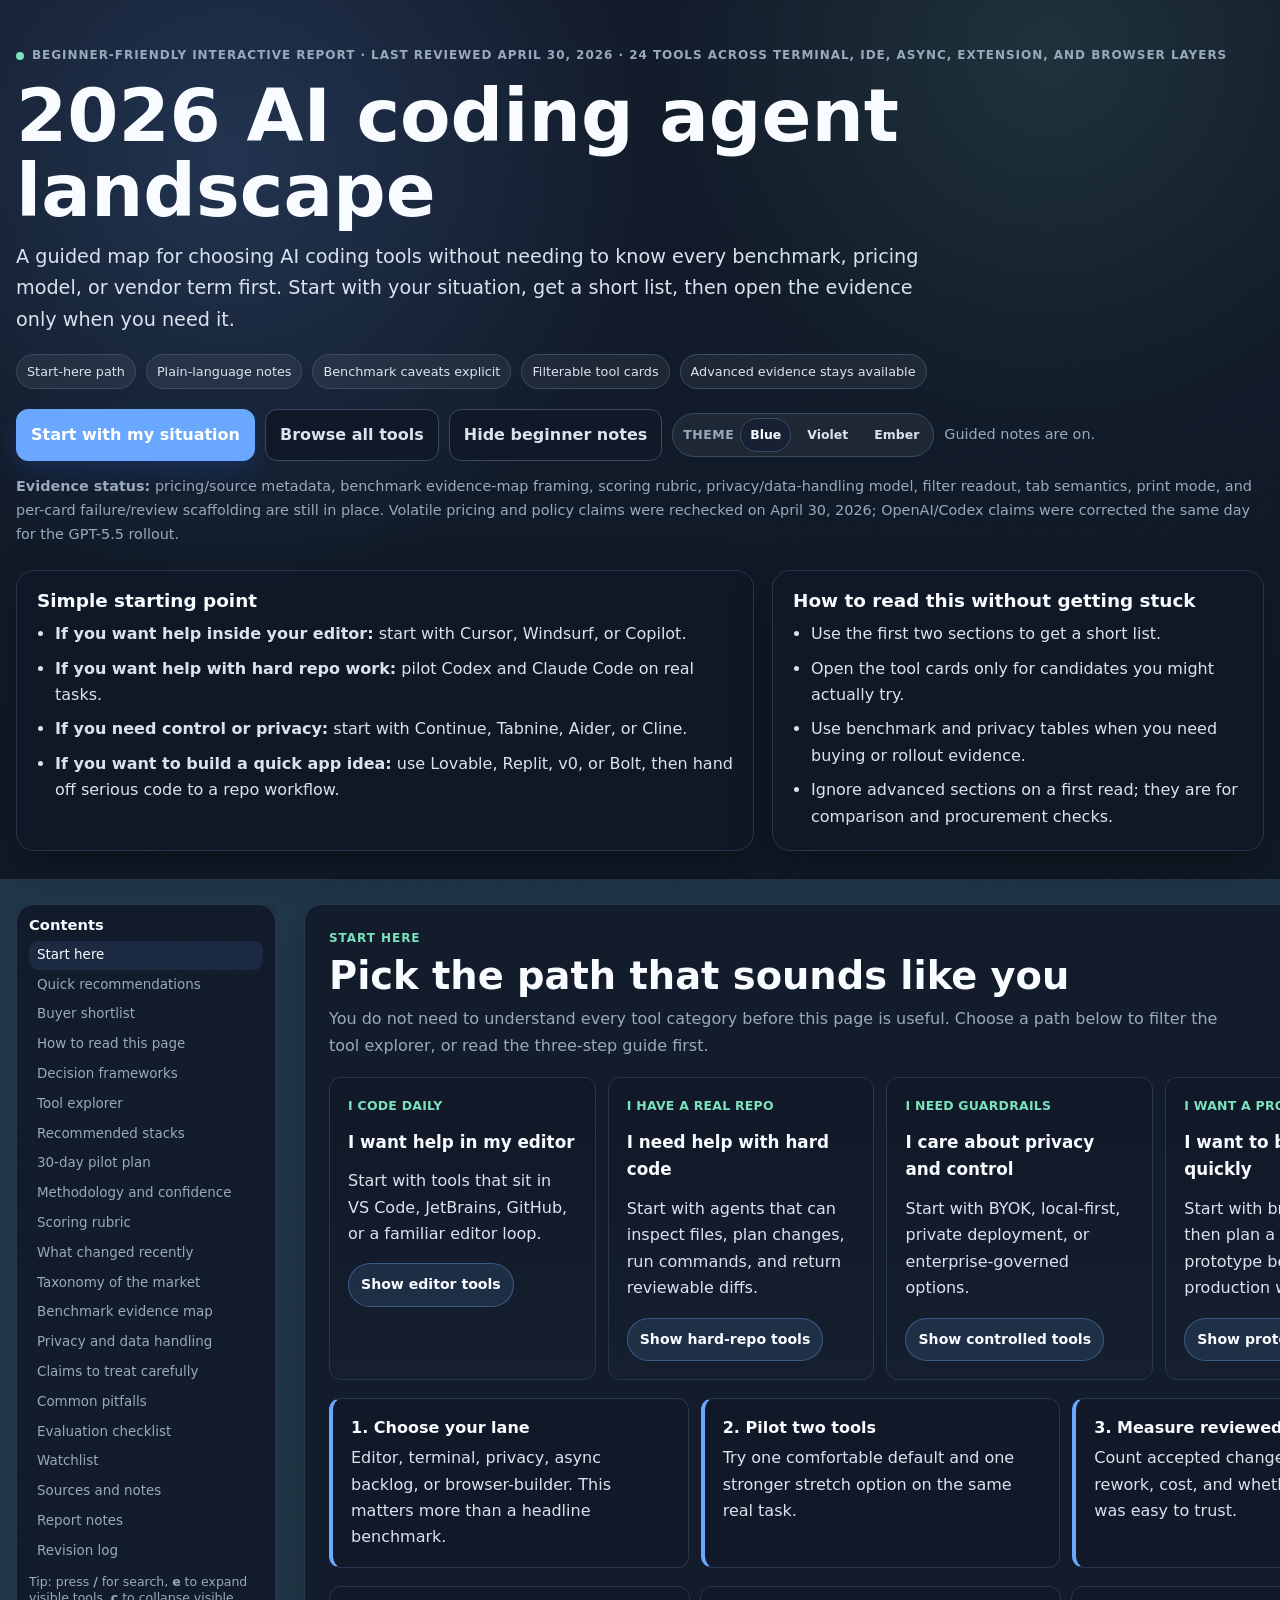
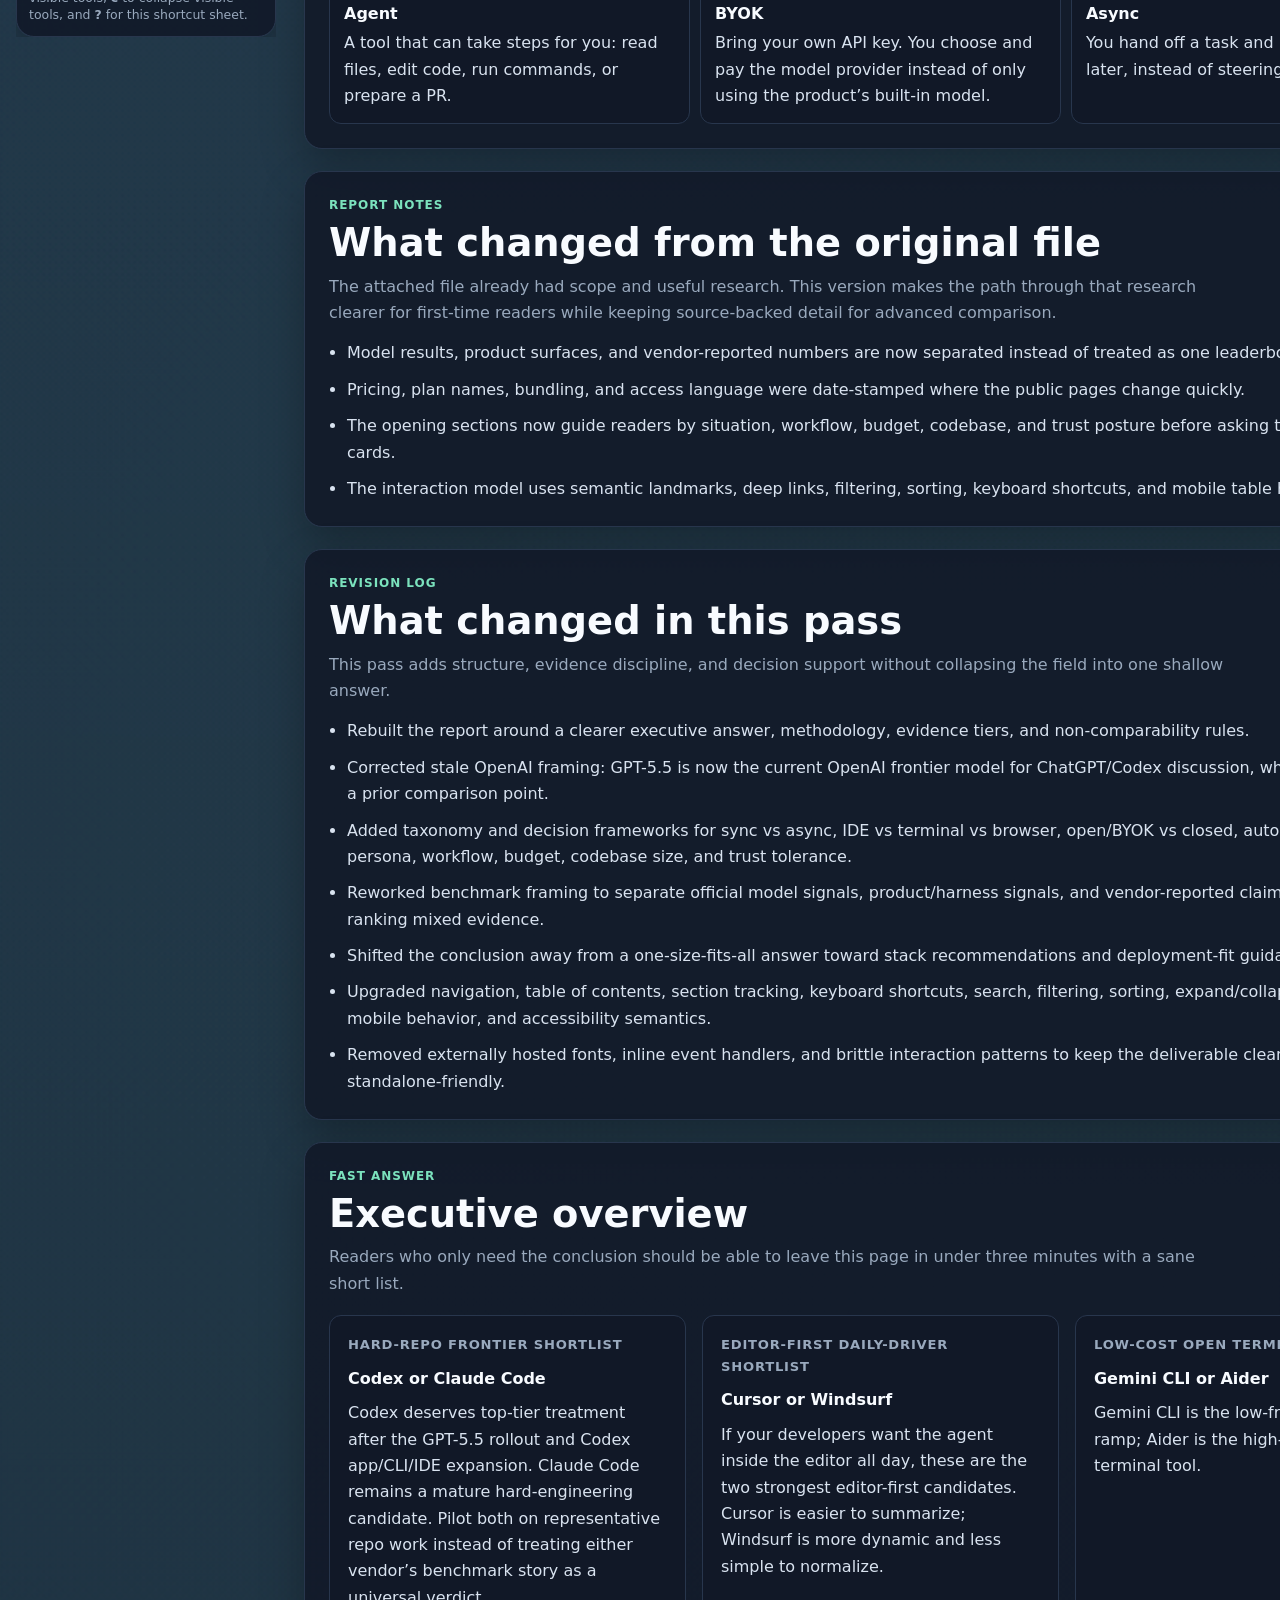
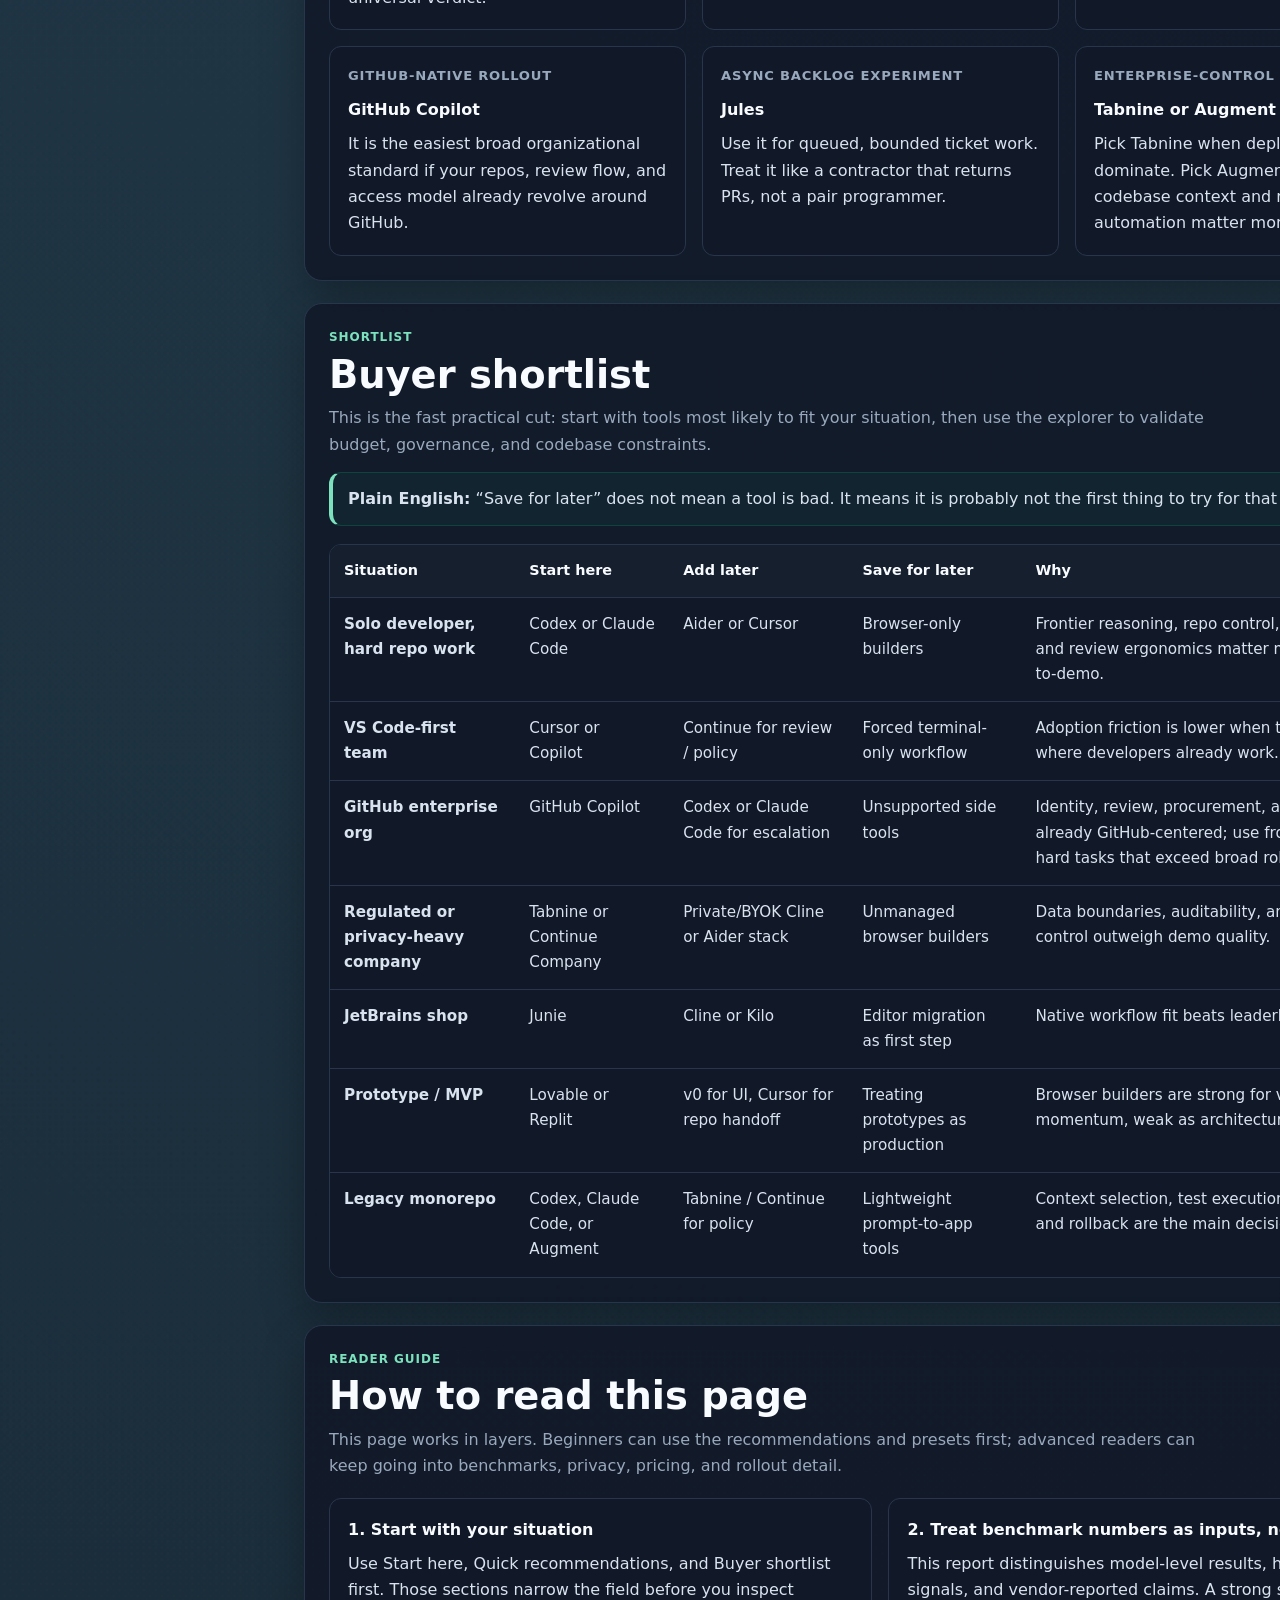
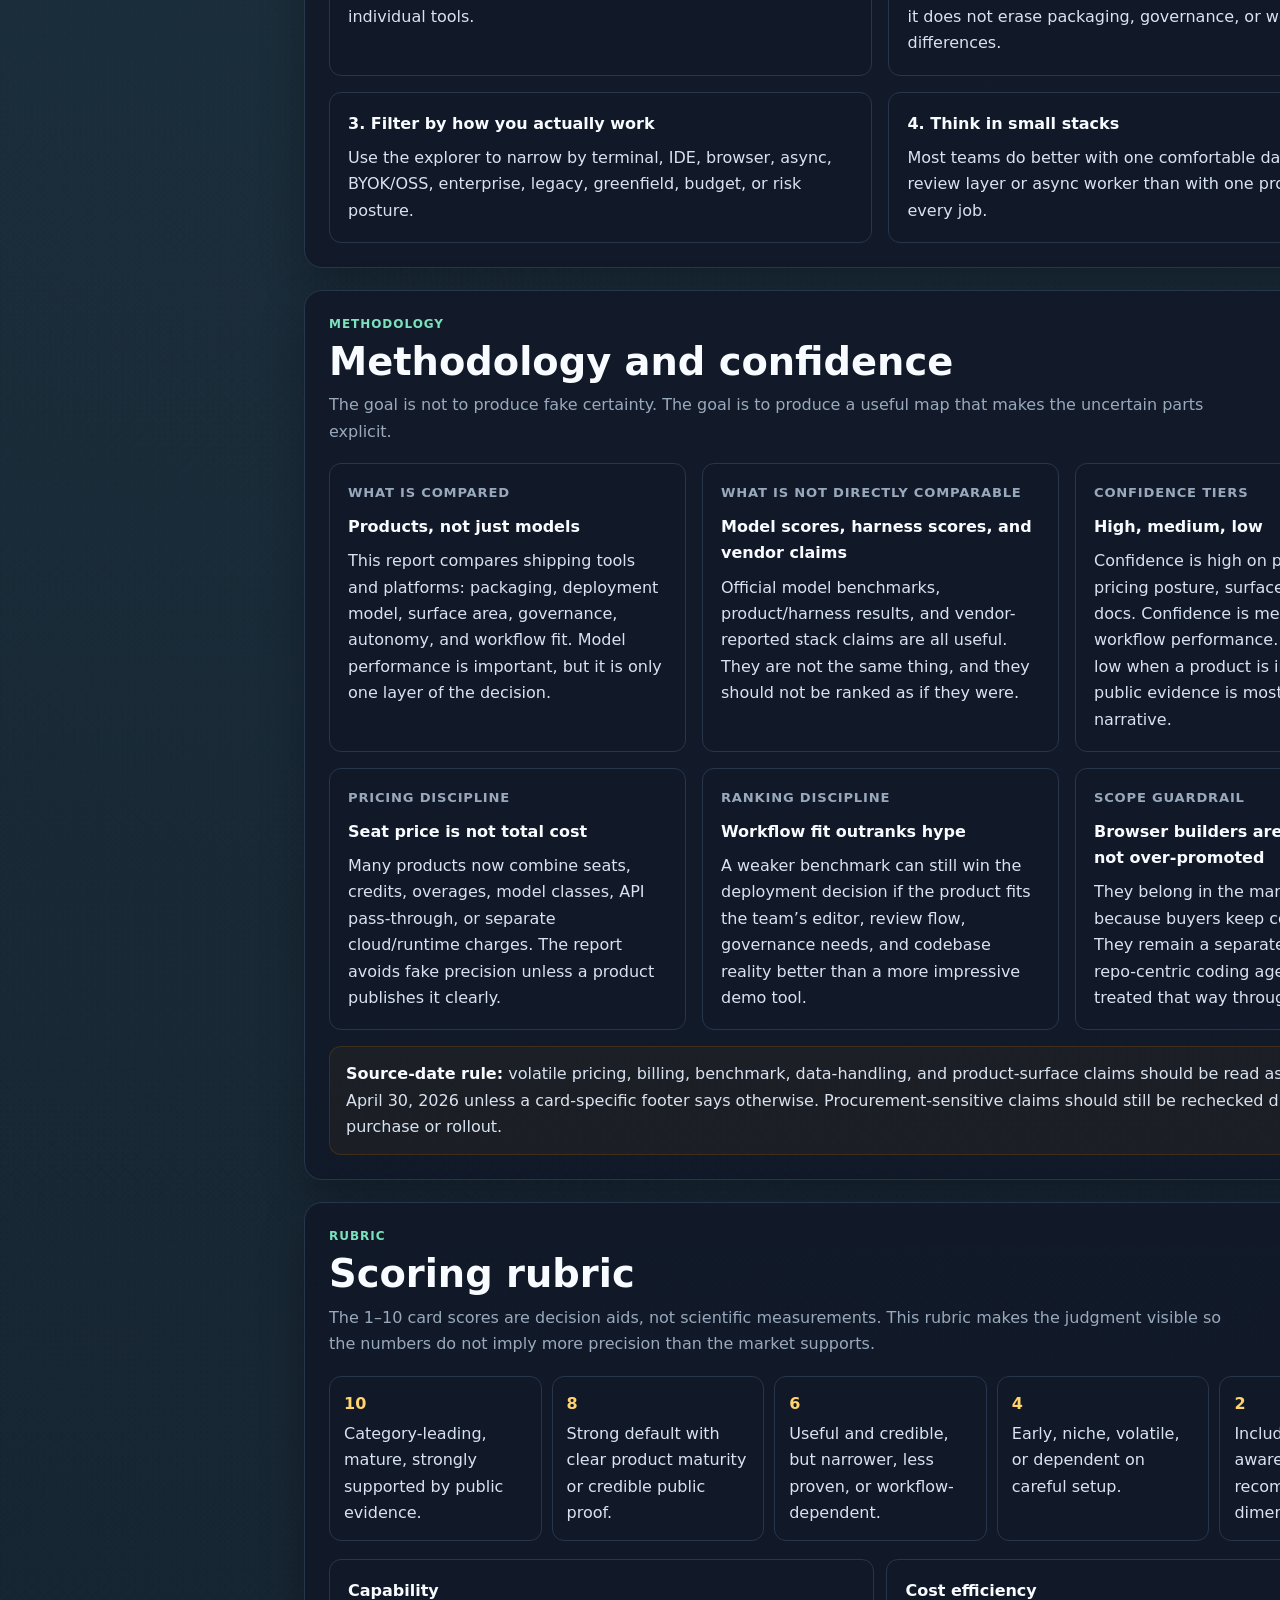
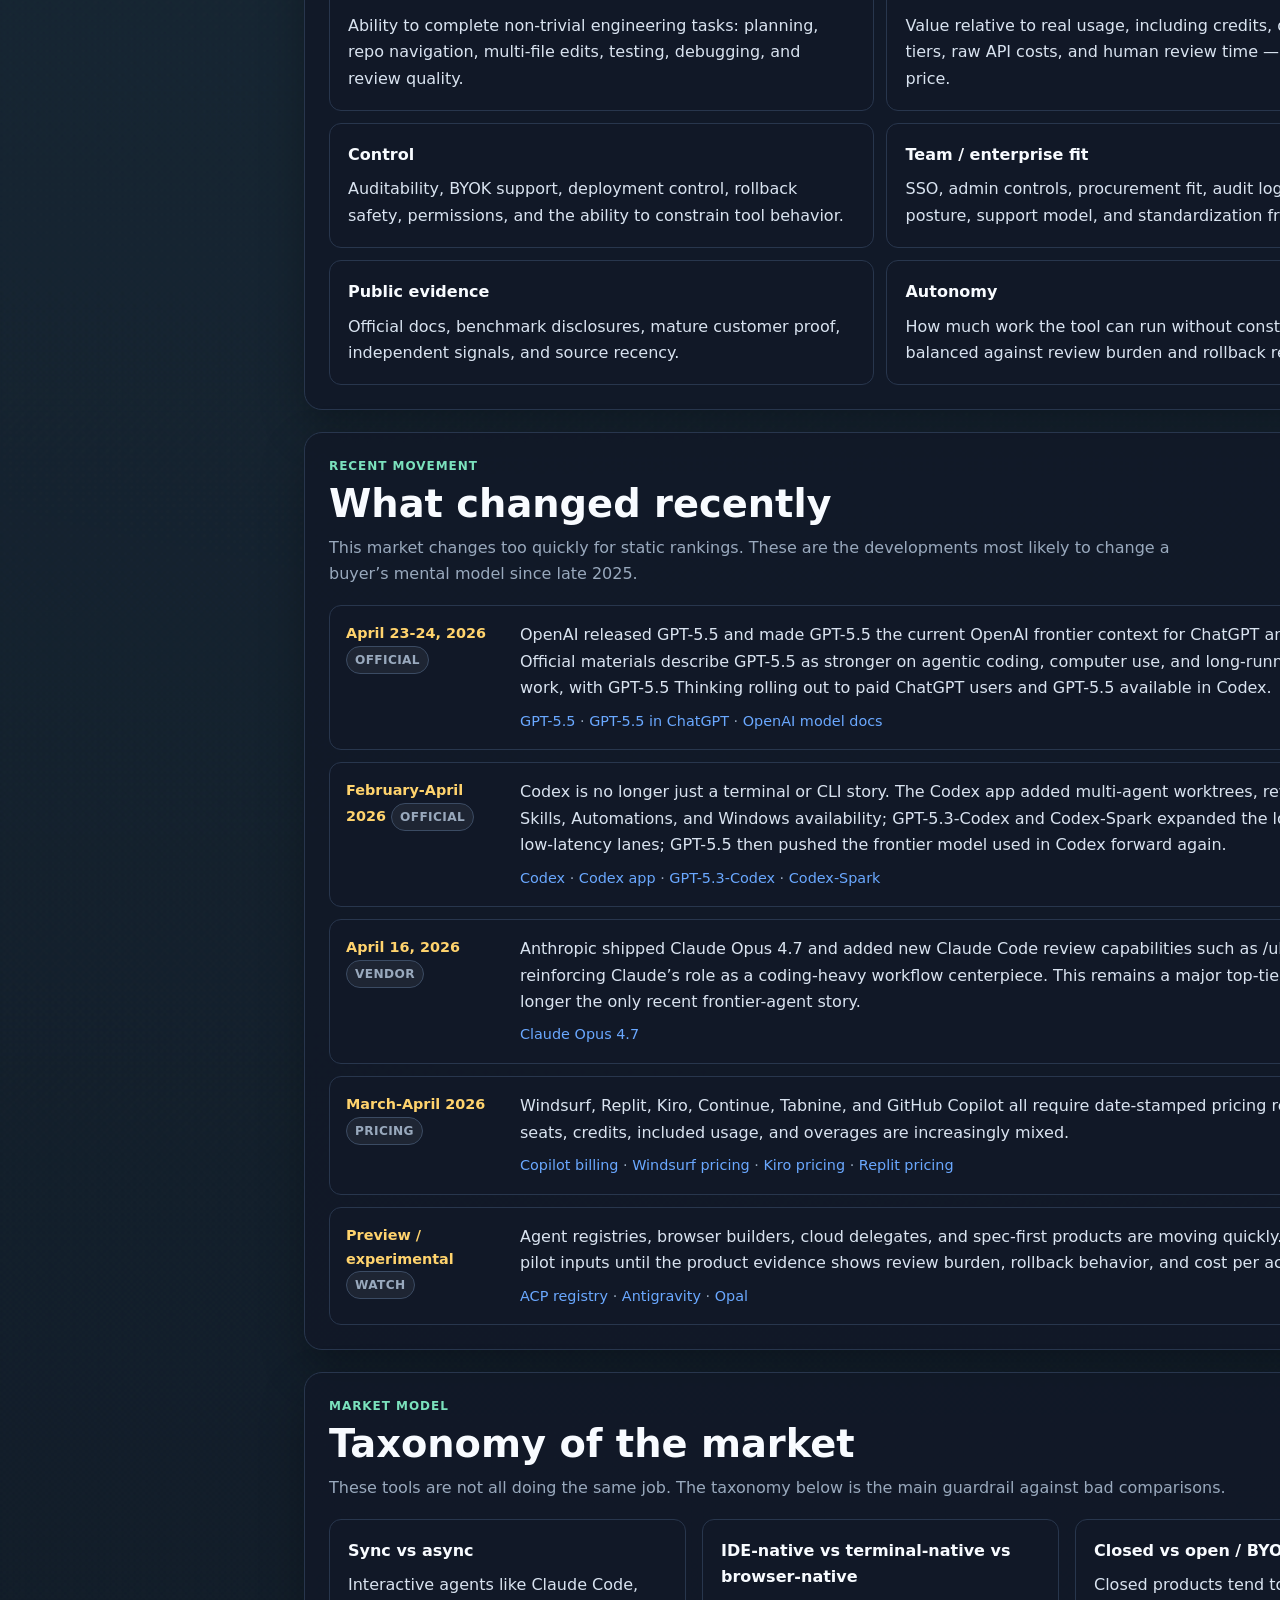
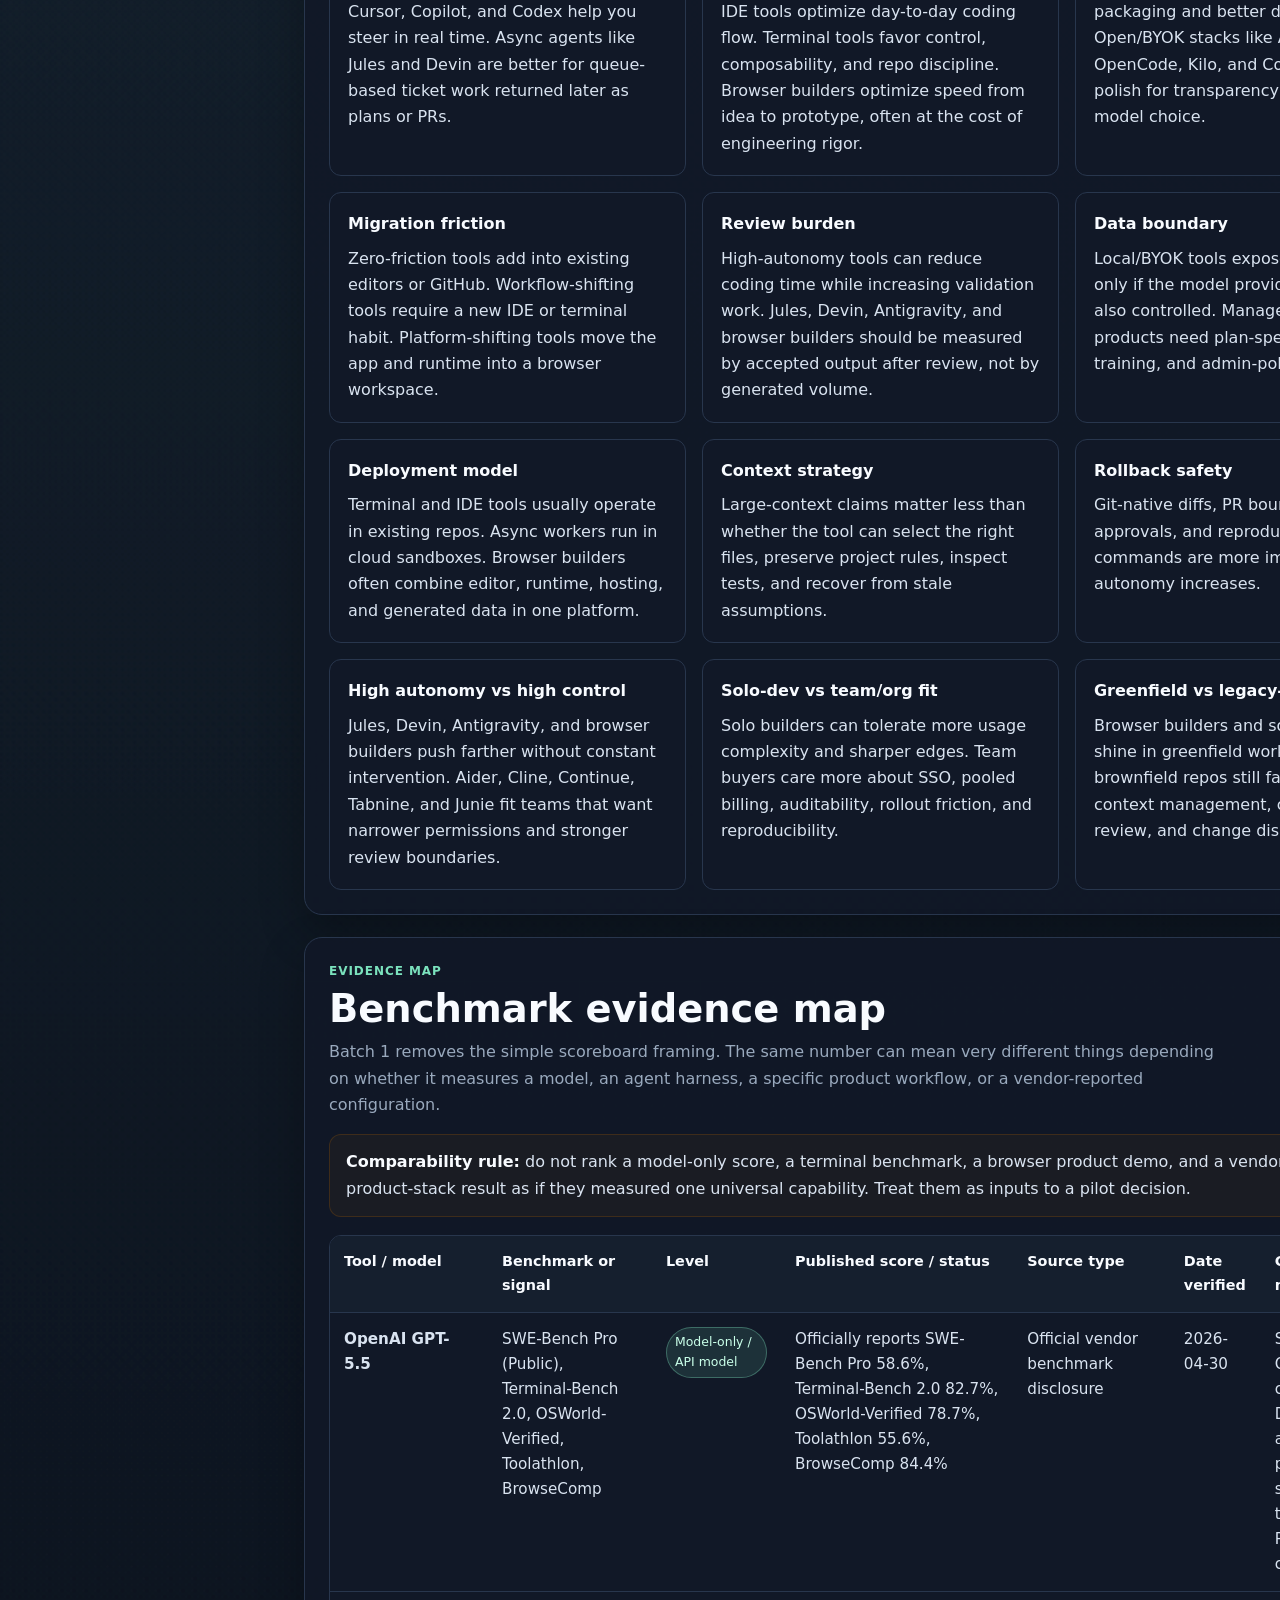
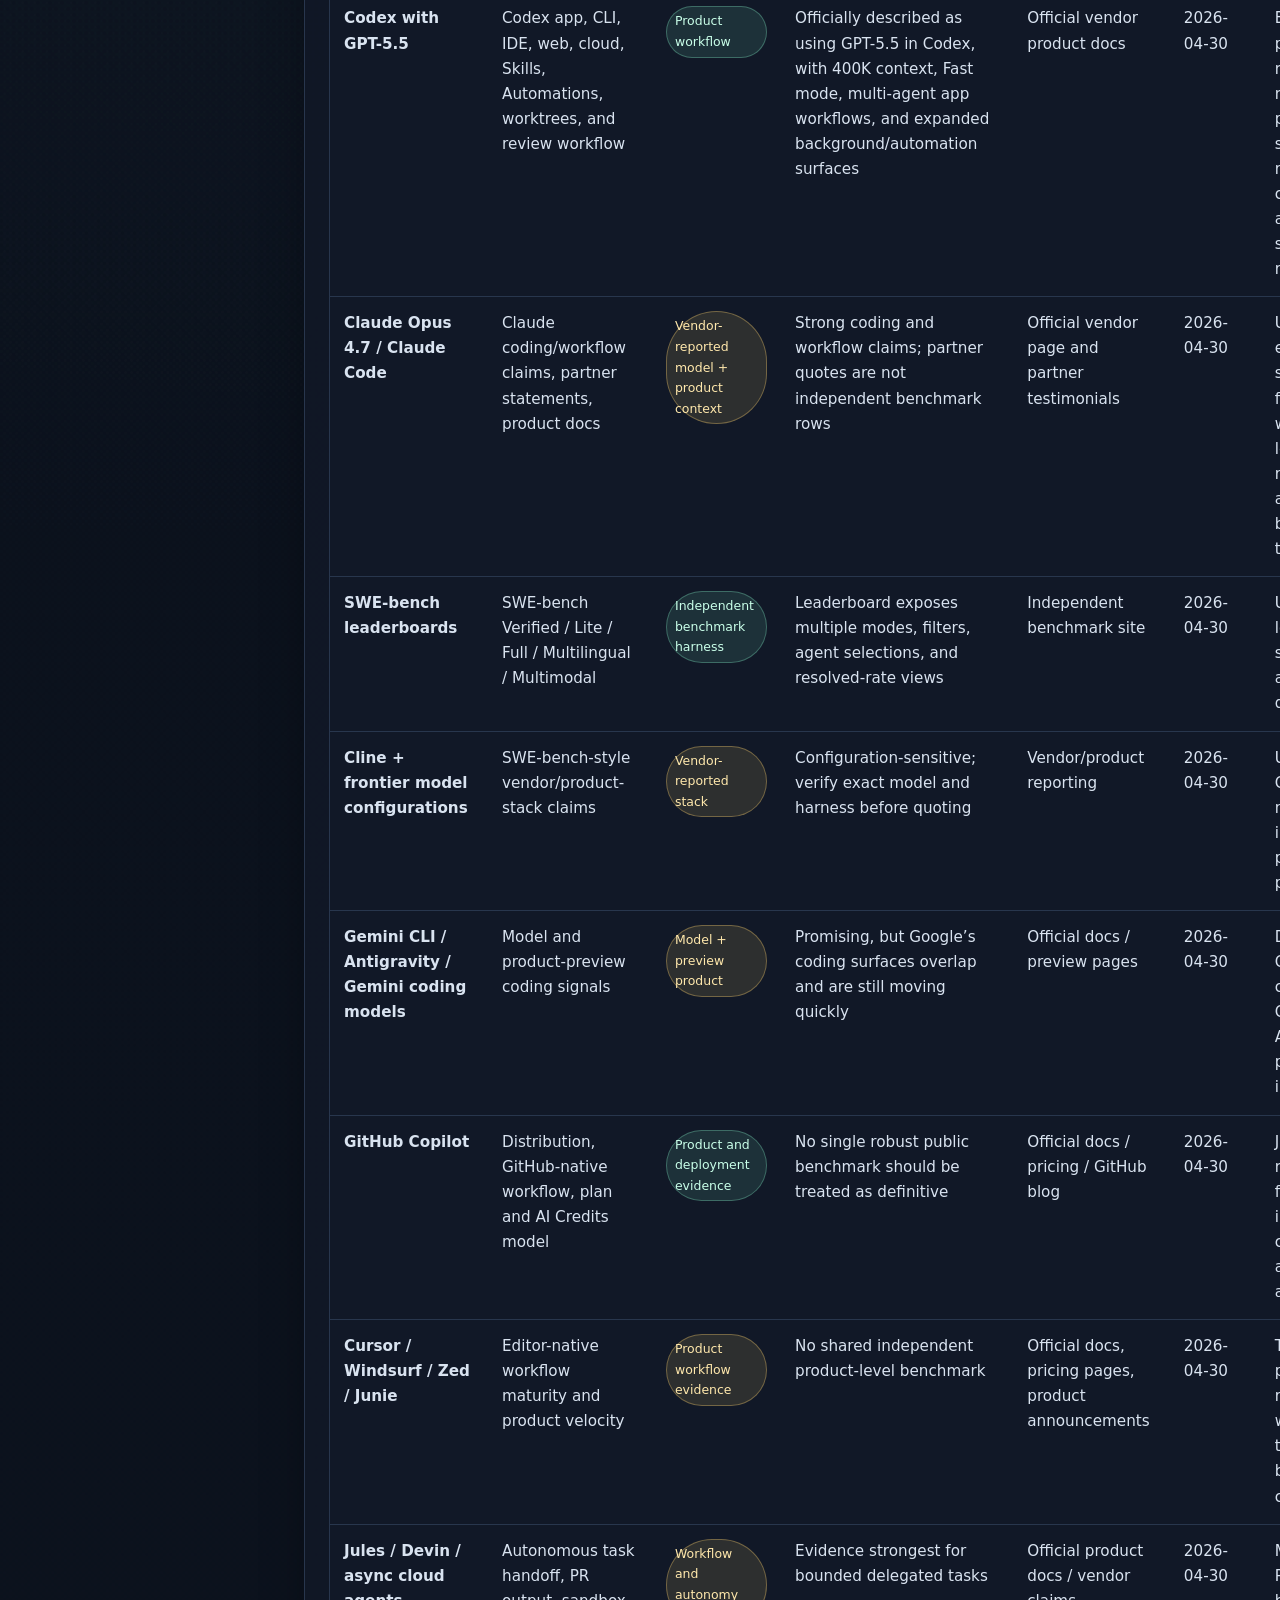
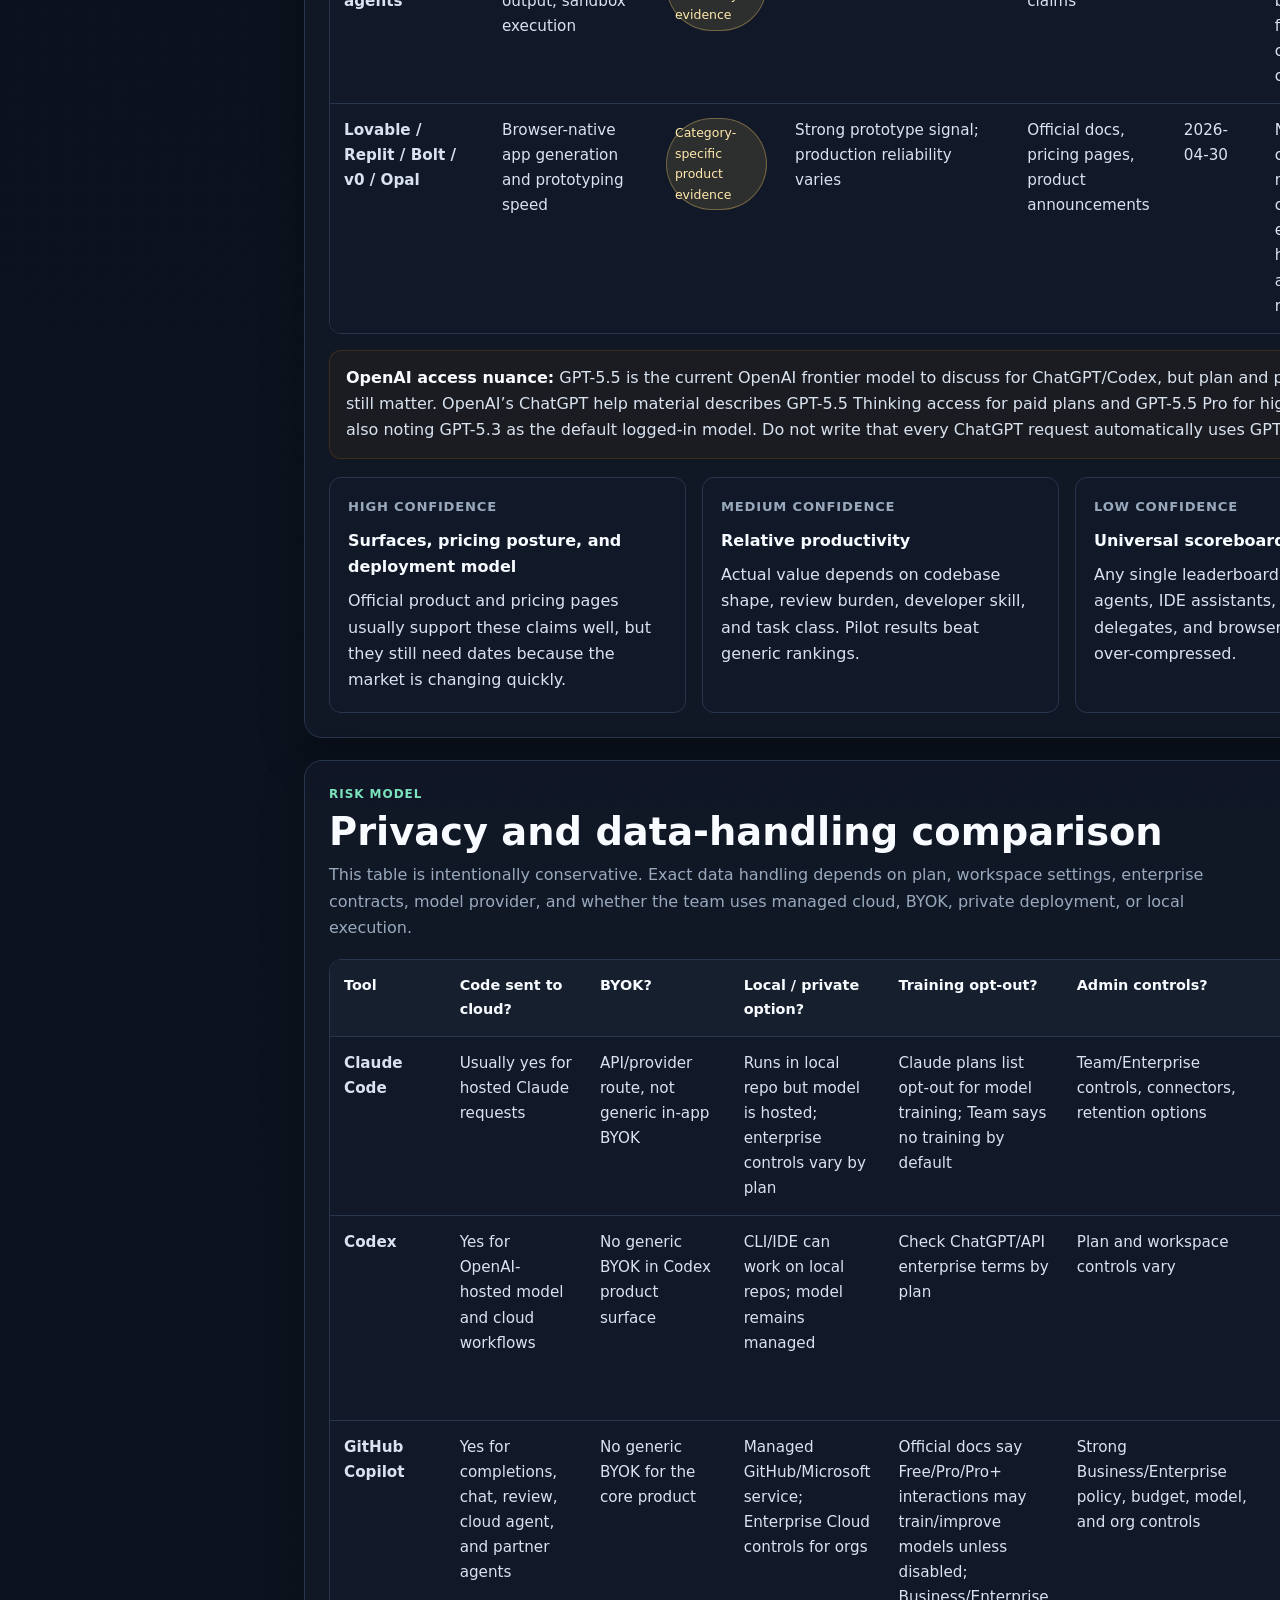
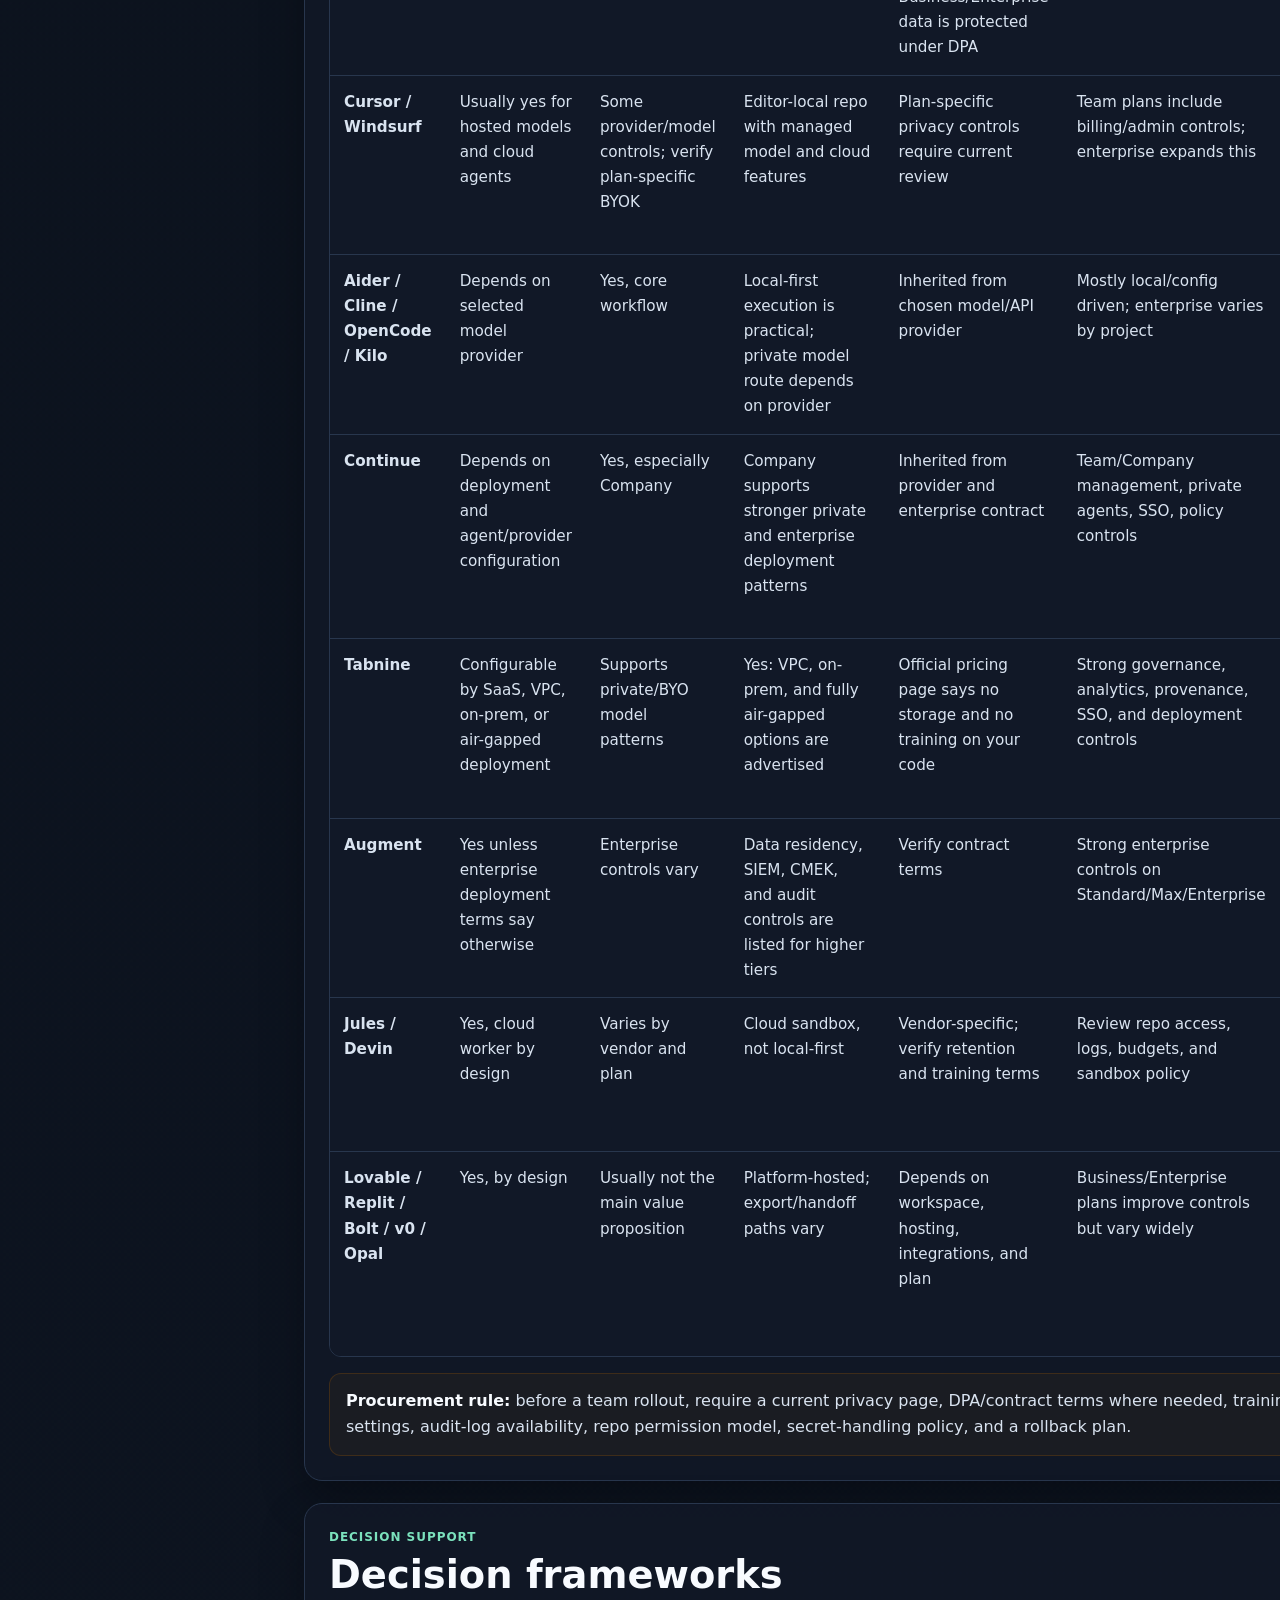
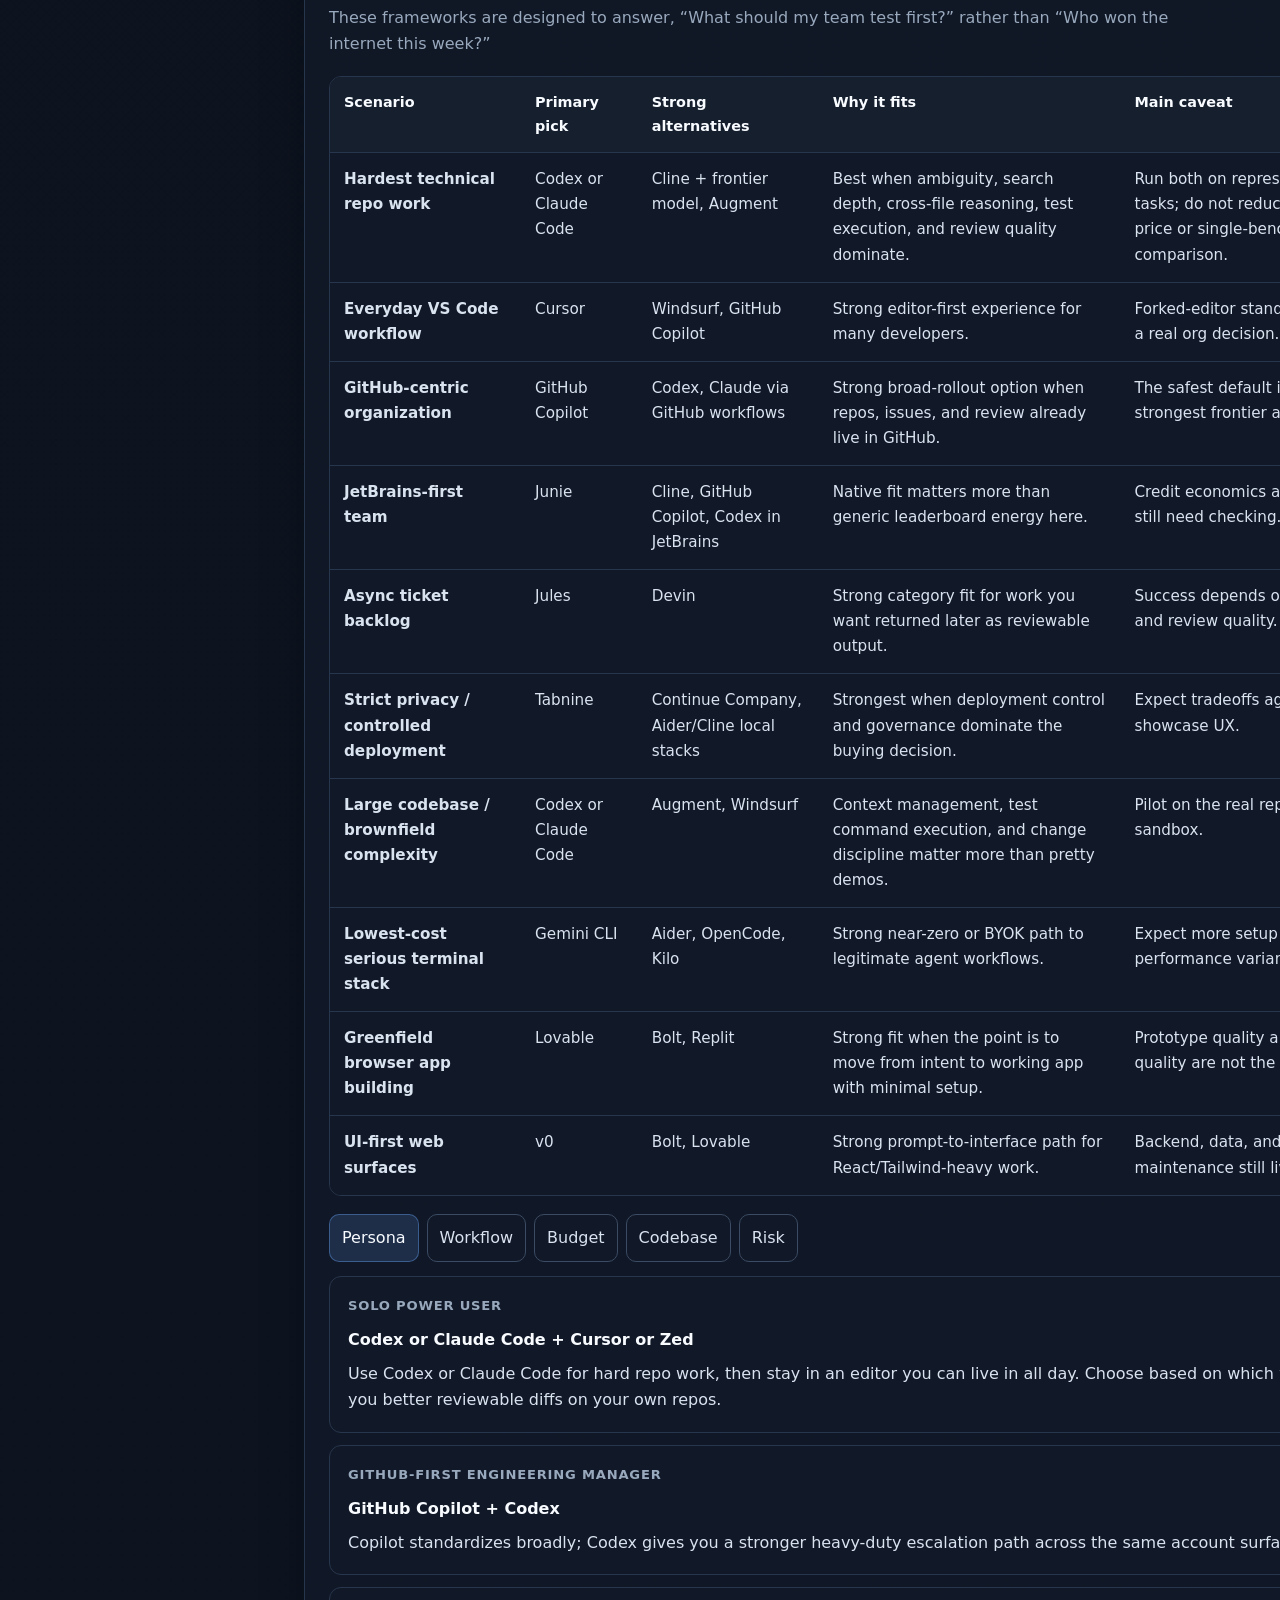
<file: ai_coding_agent_landscape_2026_batch1.html>
<!DOCTYPE html>
<html lang="en">
<head>
  <meta charset="utf-8" />
  <meta name="viewport" content="width=device-width, initial-scale=1" />
  <title>2026 AI Coding Agent Landscape — guided interactive report</title>
  <meta name="description" content="A beginner-friendly, source-backed interactive report on the 2026 AI coding agent landscape: start-here paths, recommendations, evidence, privacy, pricing, and a filterable tool explorer." />
  <meta name="report-version" content="2026-04-30-dark-themed-guided-overhaul" />
  <meta name="last-reviewed" content="2026-04-30" />
  <meta name="scope" content="AI coding agents, IDE agents, terminal agents, async cloud agents, browser builders, enterprise coding assistants" />
  <meta name="claim-discipline" content="Pricing and benchmark claims should be read with source date and comparability notes; volatile claims require quarterly re-audit." />
  <style>
    :root {
      --bg: #080d16;
      --panel: #111827;
      --panel-2: #172133;
      --panel-3: #213047;
      --border: #28364d;
      --border-soft: #3b4b63;
      --text: #d9e3f0;
      --muted: #99a9bd;
      --bright: #f8fbff;
      --accent: #6aa8ff;
      --accent-2: #7be2bd;
      --accent-3: #ffd36d;
      --warn: #ffb267;
      --danger: #ff8d96;
      --low: #77869a;
      --shadow: 0 18px 44px rgba(0, 0, 0, .28);
      --page-bg: radial-gradient(circle at 18% 0%, rgba(106,168,255,.18), transparent 34%), radial-gradient(circle at 86% 8%, rgba(123,226,189,.12), transparent 28%), linear-gradient(180deg, #080d16 0%, #0d1420 52%, #0a1019 100%);
      --hero-bg: radial-gradient(circle at 18% 18%, rgba(106,168,255,.18), transparent 34%), radial-gradient(circle at 82% 6%, rgba(123,226,189,.12), transparent 30%), linear-gradient(180deg, rgba(17,24,39,.92), rgba(8,13,22,.68));
      --surface-glass: rgba(17, 24, 39, .86);
      --soft-surface: #151f2e;
      --control-bg: #0d1522;
      --control-bar-bg: rgba(8,13,22,.92);
      --meter-bg: #0a111d;
      --chip-bg: rgba(255,255,255,.055);
      --hover-bg: rgba(106,168,255,.10);
      --radius: 18px;
      --radius-sm: 12px;
      --max: 1280px;
      --toc: 260px;
    }
    body[data-theme="violet"] {
      --accent: #b692ff;
      --accent-2: #75d6ff;
      --accent-3: #ffd36d;
      --page-bg: radial-gradient(circle at 18% 0%, rgba(182,146,255,.20), transparent 34%), radial-gradient(circle at 86% 8%, rgba(117,214,255,.12), transparent 28%), linear-gradient(180deg, #0b0d1a 0%, #111629 54%, #090d17 100%);
      --hero-bg: radial-gradient(circle at 18% 18%, rgba(182,146,255,.20), transparent 34%), radial-gradient(circle at 82% 6%, rgba(117,214,255,.13), transparent 30%), linear-gradient(180deg, rgba(19,22,42,.92), rgba(9,13,23,.68));
      --hover-bg: rgba(182,146,255,.12);
    }
    body[data-theme="ember"] {
      --accent: #ffb267;
      --accent-2: #7be2bd;
      --accent-3: #ffe08a;
      --page-bg: radial-gradient(circle at 18% 0%, rgba(255,178,103,.16), transparent 34%), radial-gradient(circle at 86% 8%, rgba(123,226,189,.11), transparent 28%), linear-gradient(180deg, #100c0a 0%, #171513 54%, #0d1117 100%);
      --hero-bg: radial-gradient(circle at 18% 18%, rgba(255,178,103,.18), transparent 34%), radial-gradient(circle at 82% 6%, rgba(123,226,189,.12), transparent 30%), linear-gradient(180deg, rgba(29,24,18,.92), rgba(13,17,23,.68));
      --hover-bg: rgba(255,178,103,.12);
    }
    * { box-sizing: border-box; }
    html { scroll-behavior: smooth; }
    @media (prefers-reduced-motion: reduce) { html { scroll-behavior: auto; } * { transition: none !important; animation: none !important; } }
    body { margin: 0; font-family: Inter, ui-sans-serif, system-ui, -apple-system, BlinkMacSystemFont, "Segoe UI", sans-serif; background: var(--page-bg); color: var(--text); line-height: 1.65; }
    a { color: var(--accent); text-decoration: none; }
    a:hover { color: var(--bright); }
    button, input, select { font: inherit; }
    :focus-visible { outline: 3px solid var(--accent-3); outline-offset: 3px; border-radius: 6px; }
    .skip-link { position: absolute; left: -9999px; top: 12px; z-index: 1000; background: var(--bright); color: #09111b; padding: 10px 14px; border-radius: 8px; font-weight: 700; }
    .skip-link:focus { left: 12px; }
    .progress { position: fixed; inset: 0 auto auto 0; height: 3px; width: 0; background: linear-gradient(90deg, var(--accent), var(--accent-2)); z-index: 999; box-shadow: 0 0 16px rgba(37, 99, 235, .25); }
    .page-shell { width: min(var(--max), calc(100% - 32px)); margin: 0 auto; }
    header.hero { padding: 42px 0 28px; border-bottom: 1px solid var(--border); background: var(--hero-bg); }
    .eyebrow { display: inline-flex; flex-wrap: wrap; gap: 8px; align-items: center; font-size: 12px; letter-spacing: .08em; text-transform: uppercase; color: var(--muted); font-weight: 700; }
    .eyebrow .dot { width: 8px; height: 8px; border-radius: 999px; background: var(--accent-2); display: inline-block; }
    .hero h1 { margin: 10px 0 12px; font-size: clamp(2.3rem, 6vw, 4.6rem); line-height: 1.02; color: var(--bright); max-width: 980px; }
    .hero p.lead { margin: 0; max-width: 920px; font-size: clamp(1.02rem, 1.7vw, 1.2rem); color: var(--text); }
    .hero-grid { margin-top: 24px; display: grid; grid-template-columns: 1.2fr .8fr; gap: 18px; }
    .hero-card, .panel { background: var(--surface-glass); border: 1px solid var(--border); border-radius: var(--radius); box-shadow: var(--shadow); }
    .hero-card { padding: 20px; }
    .hero-card h2 { margin: 0 0 10px; font-size: 1.15rem; color: var(--bright); }
    .hero-card p { margin: 0; color: var(--text); }
    .hero-meta { display: flex; flex-wrap: wrap; gap: 10px; margin-top: 18px; }
    .chip { display: inline-flex; align-items: center; gap: 8px; border: 1px solid var(--border-soft); background: var(--chip-bg); color: var(--text); border-radius: 999px; padding: 6px 10px; font-size: .8rem; }
    .chip-soft { font-size: .76rem; padding: 5px 10px; color: var(--muted); }
    .chip-category { background: color-mix(in srgb, var(--accent) 15%, transparent); border-color: color-mix(in srgb, var(--accent) 34%, transparent); color: var(--bright); text-transform: capitalize; }
    .chip-rating { background: color-mix(in srgb, var(--accent-2) 13%, transparent); border-color: color-mix(in srgb, var(--accent-2) 32%, transparent); color: var(--bright); }
    .chip-confidence { text-transform: none; }
    .chip-high { background: color-mix(in srgb, var(--accent) 13%, transparent); border-color: color-mix(in srgb, var(--accent) 30%, transparent); color: var(--bright); }
    .chip-medium { background: color-mix(in srgb, var(--accent-3) 12%, transparent); border-color: color-mix(in srgb, var(--accent-3) 30%, transparent); color: #ffe8ac; }
    .chip-low { background: rgba(255,141,150,.12); border-color: rgba(255,141,150,.30); color: #ffd0d4; }
    .callout-list { margin: 0; padding-left: 18px; }
    .callout-list li + li { margin-top: 8px; }
    .layout { display: grid; grid-template-columns: var(--toc) minmax(0, 1fr); gap: 28px; align-items: start; padding: 24px 0 56px; }
    .toc { position: sticky; top: 12px; max-height: calc(100dvh - 24px); overflow: hidden; }
    .toc .panel { padding: 12px; max-height: inherit; overflow-y: auto; overscroll-behavior: contain; scrollbar-width: thin; scrollbar-color: var(--border-soft) transparent; }
    .toc .panel::-webkit-scrollbar { width: 8px; }
    .toc .panel::-webkit-scrollbar-thumb { background: var(--border-soft); border-radius: 999px; }
    .toc h2 { margin: 0 0 8px; font-size: .92rem; color: var(--bright); }
    .toc nav { display: grid; gap: 1px; }
    .toc a { color: var(--muted); padding: 6px 8px; border-radius: 9px; font-size: .84rem; line-height: 1.25; }
    .toc a:hover, .toc a.active { color: var(--bright); background: var(--hover-bg); }
    .toc small { color: var(--muted); display: block; margin-top: 8px; font-size: .78rem; line-height: 1.35; }
    .content { display: grid; gap: 22px; }
    section.report-section { scroll-margin-top: 84px; }
    section.report-section .panel { padding: 24px; }
    .section-label { font-size: 12px; letter-spacing: .08em; text-transform: uppercase; color: var(--accent-2); font-weight: 700; margin-bottom: 6px; }
    h2 { margin: 0; font-size: clamp(1.6rem, 3vw, 2.45rem); line-height: 1.08; color: var(--bright); }
    .section-copy { margin: 10px 0 0; max-width: 900px; color: var(--muted); }
    .grid-2 { display: grid; grid-template-columns: repeat(2, minmax(0, 1fr)); gap: 16px; }
    .grid-3 { display: grid; grid-template-columns: repeat(3, minmax(0, 1fr)); gap: 16px; }
    .grid-4 { display: grid; grid-template-columns: repeat(4, minmax(0, 1fr)); gap: 16px; }
    .card { border: 1px solid var(--border); border-radius: var(--radius-sm); background: var(--panel); padding: 18px; }
    .card h3 { margin: 0 0 8px; font-size: 1rem; color: var(--bright); }
    .card p { margin: 0; color: var(--text); }
    .card .kicker { color: var(--muted); font-size: .82rem; font-weight: 700; text-transform: uppercase; letter-spacing: .06em; margin-bottom: 10px; }
    .bullet-list { margin: 14px 0 0; padding-left: 18px; }
    .bullet-list li + li { margin-top: 10px; }
    .timeline { display: grid; gap: 12px; margin-top: 18px; }
    .timeline-item { display: grid; grid-template-columns: 160px minmax(0, 1fr); gap: 14px; padding: 16px; border: 1px solid var(--border); border-radius: var(--radius-sm); background: var(--panel); }
    .timeline-date { color: var(--accent-3); font-weight: 700; font-size: .9rem; }
    .timeline-item p { margin: 0; }
    .timeline-item .sources-inline { margin-top: 8px; color: var(--muted); font-size: .9rem; }
    .table-wrap { overflow-x: auto; margin-top: 18px; border-radius: var(--radius-sm); border: 1px solid var(--border); }
    .table-scroll-hint { display: none; color: var(--muted); font-size: .82rem; margin-top: 8px; }
    table { width: 100%; border-collapse: collapse; min-width: 880px; background: var(--panel); }
    th, td { padding: 14px 14px; text-align: left; vertical-align: top; border-bottom: 1px solid var(--border); }
    th { color: var(--bright); font-size: .9rem; background: var(--soft-surface); position: sticky; top: 0; }
    td { color: var(--text); font-size: .95rem; }
    tr:last-child td { border-bottom: 0; }
    .bar { width: 100%; height: 10px; background: var(--meter-bg); border: 1px solid var(--border); border-radius: 999px; overflow: hidden; margin-top: 8px; }
    .bar > span { display: block; height: 100%; background: linear-gradient(90deg, var(--accent), var(--accent-2)); }
    .segmented { display: flex; flex-wrap: wrap; gap: 8px; margin-top: 18px; }
    .segmented button { border: 1px solid var(--border-soft); background: var(--panel); color: var(--text); padding: 10px 12px; border-radius: 10px; cursor: pointer; }
    .segmented button[aria-selected="true"] { background: color-mix(in srgb, var(--accent) 16%, transparent); color: var(--bright); border-color: color-mix(in srgb, var(--accent) 38%, transparent); }
    .decision-panel { display: none; margin-top: 14px; }
    .decision-panel.active { display: block; }
    .stack-list { display: grid; gap: 12px; margin-top: 18px; }
    .stack-item { border: 1px solid var(--border); border-radius: var(--radius-sm); padding: 18px; background: var(--panel); }
    .stack-item h3 { margin: 0 0 8px; }
    .stack-item .stack-title { color: var(--accent-3); font-weight: 700; margin-bottom: 6px; }
    .control-bar { position: sticky; top: 0; z-index: 20; background: var(--control-bar-bg); backdrop-filter: blur(12px); border-bottom: 1px solid var(--border); padding: 12px 0; margin-bottom: 14px; }
    .control-grid { display: grid; grid-template-columns: 1.4fr auto auto auto; gap: 10px; align-items: center; }
    .search, .sort-select { width: 100%; background: var(--control-bg); color: var(--bright); border: 1px solid var(--border-soft); border-radius: 12px; padding: 12px 14px; }
    .btn { border: 1px solid var(--border-soft); background: var(--panel); color: var(--text); padding: 12px 14px; border-radius: 12px; cursor: pointer; font-weight: 600; }
    .btn:hover { background: var(--panel-2); color: var(--bright); }
    .filter-row { display: flex; flex-wrap: wrap; gap: 8px; margin-top: 12px; }
    .filter-row button { border: 1px solid var(--border-soft); background: var(--panel); color: var(--text); border-radius: 999px; padding: 8px 12px; cursor: pointer; }
    .filter-row button.active { background: color-mix(in srgb, var(--accent) 16%, transparent); border-color: color-mix(in srgb, var(--accent) 38%, transparent); color: var(--bright); }
    .results-row { display: flex; justify-content: space-between; gap: 12px; align-items: center; margin-top: 12px; color: var(--muted); font-size: .92rem; }
    .tools-grid { display: grid; gap: 14px; margin-top: 16px; }
    .tool-card { border: 1px solid var(--border); border-radius: var(--radius); background: var(--panel); overflow: hidden; }
    .tool-card[open] { background: linear-gradient(180deg, color-mix(in srgb, var(--accent) 10%, var(--panel)), var(--panel)); }
    .tool-card[hidden] { display: none !important; }
    .tool-card summary { list-style: none; cursor: pointer; padding: 18px; }
    .tool-card summary::-webkit-details-marker { display: none; }
    .tool-card summary:hover { background: var(--hover-bg); }
    .tool-head { display: grid; grid-template-columns: minmax(0, 1fr) auto; gap: 14px; align-items: start; }
    .tool-head h3 { margin: 8px 0 8px; font-size: 1.25rem; color: var(--bright); }
    .tool-head h3 span { color: var(--muted); font-size: .95rem; font-weight: 500; }
    .tool-head p { margin: 0; color: var(--text); }
    .tool-actions { display: flex; align-items: center; gap: 10px; }
    .deep-link { width: 34px; height: 34px; border-radius: 999px; border: 1px solid var(--border-soft); display: inline-grid; place-items: center; color: var(--muted); }
    .summary-arrow { color: var(--muted); font-size: 1.2rem; transition: transform .2s ease; }
    .tool-card[open] .summary-arrow { transform: rotate(180deg); color: var(--bright); }
    .tool-meta { display: flex; flex-wrap: wrap; gap: 8px; margin-top: 12px; }
    .tool-body { padding: 0 18px 18px; border-top: 1px solid var(--border); }
    .tool-grid { display: grid; grid-template-columns: repeat(2, minmax(0, 1fr)); gap: 12px; padding-top: 18px; }
    .tool-panel { border: 1px solid var(--border); border-radius: 12px; background: var(--soft-surface); padding: 14px; }
    .tool-panel h4, .tool-scores h4 { margin: 0 0 8px; color: var(--bright); font-size: .95rem; }
    .tool-panel p, .tool-scores p { margin: 0; color: var(--text); }
    .tool-scores { display: grid; grid-template-columns: 1fr 1fr; gap: 14px; margin-top: 14px; }
    .score-grid { display: grid; gap: 8px; }
    .score-row { display: grid; grid-template-columns: 140px minmax(0, 1fr) auto; gap: 10px; align-items: center; }
    .mini-meter { display: block; width: 100%; height: 9px; border-radius: 999px; overflow: hidden; background: var(--meter-bg); border: 1px solid var(--border); }
    .mini-meter span { display: block; height: 100%; background: linear-gradient(90deg, var(--accent), var(--accent-2)); }
    .meter-label { color: var(--muted); font-size: .85rem; }
    .source-links { display: flex; flex-wrap: wrap; gap: 8px; margin-top: 12px; }
    .source-link { border: 1px solid var(--border-soft); border-radius: 999px; padding: 6px 10px; font-size: .82rem; color: var(--text); background: var(--chip-bg); }
    .empty-state { display: none; border: 1px dashed var(--border-soft); border-radius: var(--radius); padding: 24px; background: color-mix(in srgb, var(--accent) 8%, transparent); color: var(--muted); }
    .empty-state.show { display: block; }
    .shortcut-modal { position: fixed; inset: 0; background: rgba(22,33,50,.42); display: none; align-items: center; justify-content: center; z-index: 80; padding: 18px; }
    .shortcut-modal.open { display: flex; }
    .shortcut-sheet { width: min(560px, 100%); background: var(--panel); border: 1px solid var(--border-soft); border-radius: var(--radius); box-shadow: var(--shadow); padding: 22px; }
    .shortcut-sheet h3 { margin: 0 0 8px; }
    .shortcut-sheet table { min-width: 0; background: transparent; }
    .source-grid { display: grid; grid-template-columns: repeat(2, minmax(0, 1fr)); gap: 14px; margin-top: 18px; }
    .source-card { border: 1px solid var(--border); border-radius: 12px; padding: 16px; background: var(--panel); }
    .source-card h3 { margin: 0 0 10px; font-size: 1rem; }
    footer { color: var(--muted); padding: 16px 0 40px; font-size: .9rem; }
    @media (max-width: 1100px) {
      .layout { grid-template-columns: 1fr; }
      .toc { position: relative; top: 0; max-height: 44dvh; }
      .hero-grid { grid-template-columns: 1fr; }
      .grid-4 { grid-template-columns: repeat(2, minmax(0, 1fr)); }
    }
    @media (max-width: 820px) {
      .grid-3, .grid-2, .grid-4, .tool-grid, .tool-scores, .source-grid { grid-template-columns: 1fr; }
      .timeline-item { grid-template-columns: 1fr; }
      .control-grid { grid-template-columns: 1fr; }
      .results-row { flex-direction: column; align-items: flex-start; }
      .score-row { grid-template-columns: 120px minmax(0, 1fr) auto; }
    }
    @media (max-width: 560px) {
      .page-shell { width: min(var(--max), calc(100% - 20px)); }
      header.hero { padding-top: 28px; }
      .hero h1 { font-size: 2.1rem; }
      .tool-head { grid-template-columns: 1fr; }
      .tool-actions { justify-content: flex-end; }
    }

    .version-note { margin-top: 14px; color: var(--muted); font-size: .9rem; }
    .reader-actions { display: flex; flex-wrap: wrap; gap: 10px; margin-top: 20px; align-items: center; }
    .primary-action { background: var(--accent); color: #fff; border-color: var(--accent); box-shadow: 0 10px 22px rgba(37, 99, 235, .18); }
    .primary-action:hover { background: color-mix(in srgb, var(--accent) 82%, #000); color: #fff; }
    .reader-mode-readout { color: var(--muted); font-size: .9rem; }
    .theme-picker { display: inline-flex; align-items: center; gap: 6px; border: 1px solid var(--border-soft); background: var(--chip-bg); border-radius: 999px; padding: 4px; }
    .theme-picker span { color: var(--muted); font-size: .78rem; font-weight: 800; letter-spacing: .04em; text-transform: uppercase; padding-left: 6px; }
    .theme-dot { border: 1px solid transparent; color: var(--text); background: transparent; border-radius: 999px; padding: 6px 9px; cursor: pointer; font-size: .78rem; font-weight: 800; }
    .theme-dot[aria-pressed="true"] { background: var(--panel-2); color: var(--bright); border-color: var(--border-soft); }
    .starter-grid { display: grid; grid-template-columns: repeat(4, minmax(0, 1fr)); gap: 12px; margin-top: 18px; }
    .starter-card { border: 1px solid var(--border); border-radius: var(--radius-sm); background: linear-gradient(180deg, var(--panel), var(--soft-surface)); padding: 18px; display: grid; gap: 12px; align-content: start; }
    .starter-card h3 { margin: 0; color: var(--bright); font-size: 1.05rem; }
    .starter-card p { margin: 0; color: var(--text); }
    .starter-card .preset-btn { justify-self: start; margin-top: 4px; }
    .preset-btn { border: 1px solid color-mix(in srgb, var(--accent) 36%, transparent); background: color-mix(in srgb, var(--accent) 12%, transparent); color: var(--bright); border-radius: 999px; padding: 9px 12px; cursor: pointer; font-weight: 700; font-size: .88rem; }
    .preset-btn:hover { background: color-mix(in srgb, var(--accent) 18%, transparent); }
    .preset-btn.active { background: var(--accent); border-color: var(--accent); color: #fff; }
    .plain-steps { display: grid; grid-template-columns: repeat(3, minmax(0, 1fr)); gap: 12px; margin-top: 18px; }
    .plain-step { border-left: 4px solid var(--accent); background: var(--panel); border-radius: var(--radius-sm); padding: 16px 16px 16px 18px; border-top: 1px solid var(--border); border-right: 1px solid var(--border); border-bottom: 1px solid var(--border); }
    .plain-step strong { display: block; color: var(--bright); margin-bottom: 4px; }
    .term-grid { display: grid; grid-template-columns: repeat(3, minmax(0, 1fr)); gap: 10px; margin-top: 18px; }
    .term { border: 1px solid var(--border); border-radius: var(--radius-sm); background: var(--panel); padding: 14px; }
    .term strong { display: block; color: var(--bright); margin-bottom: 3px; }
    .beginner-note { border: 1px solid rgba(15,159,118,.26); border-left: 4px solid var(--accent-2); background: rgba(15,159,118,.07); border-radius: var(--radius-sm); color: var(--text); padding: 13px 15px; margin-top: 14px; }
    body.expert-mode .beginner-note { display: none; }
    .friendly-label { color: var(--accent-2); font-weight: 800; letter-spacing: .02em; text-transform: uppercase; font-size: .78rem; }
    .calm-callout { border: 1px solid rgba(37,99,235,.18); background: rgba(37,99,235,.06); border-radius: var(--radius-sm); padding: 14px 16px; margin-top: 16px; }
    .meta-line { display: flex; flex-wrap: wrap; gap: 8px; margin-top: 12px; color: var(--muted); font-size: .86rem; }
    .mini-callout { border: 1px solid rgba(166,98,0,.25); background: rgba(166,98,0,.07); border-radius: var(--radius-sm); padding: 14px 16px; color: var(--text); margin-top: 16px; }
    .mini-callout strong { color: var(--bright); }
    .active-filter-summary { margin-top: 10px; color: var(--muted); font-size: .9rem; min-height: 1.4em; }
    .active-filter-summary strong { color: var(--bright); }
    .filter-pill-readout { display: inline-flex; align-items: center; margin: 3px 4px 0 0; border: 1px solid var(--border-soft); border-radius: 999px; padding: 2px 8px; background: color-mix(in srgb, var(--accent) 12%, transparent); color: var(--text); font-size: .82rem; }
    .source-chip { display: inline-flex; border: 1px dashed var(--border-soft); border-radius: 999px; padding: 6px 10px; font-size: .82rem; color: var(--muted); background: var(--chip-bg); }
    mark.search-hit { background: rgba(255,214,110,.38); color: var(--bright); border-radius: 3px; padding: 0 2px; }
    .source-type { display: inline-flex; align-items: center; border-radius: 999px; border: 1px solid var(--border-soft); background: var(--chip-bg); color: var(--muted); padding: 3px 8px; font-size: .76rem; font-weight: 700; letter-spacing: .03em; text-transform: uppercase; }
    .pilot-grid { display: grid; grid-template-columns: repeat(4, minmax(0, 1fr)); gap: 12px; margin-top: 18px; }
    .rubric-grid { display: grid; grid-template-columns: repeat(2, minmax(0, 1fr)); gap: 12px; margin-top: 18px; }
    .rubric-scale { display: grid; grid-template-columns: repeat(5, minmax(0, 1fr)); gap: 10px; margin-top: 18px; }
    .rubric-step { border: 1px solid var(--border); border-radius: var(--radius-sm); padding: 14px; background: var(--panel); }
    .rubric-step strong { display: block; color: var(--accent-3); margin-bottom: 4px; }
    .evidence-tag { display: inline-flex; border-radius: 999px; padding: 4px 8px; font-size: .78rem; border: 1px solid var(--border-soft); color: var(--text); background: var(--chip-bg); }
    .evidence-high { border-color: rgba(123,226,189,.34); background: rgba(123,226,189,.12); color: #c9ffe9; }
    .evidence-medium { border-color: rgba(255,211,109,.34); background: rgba(255,211,109,.12); color: #ffe8ac; }
    .evidence-low { border-color: rgba(255,141,150,.34); background: rgba(255,141,150,.12); color: #ffd0d4; }
    @media (max-width: 1100px) { .starter-grid, .plain-steps, .term-grid { grid-template-columns: repeat(2, minmax(0, 1fr)); } }
    @media (max-width: 820px) { .rubric-grid, .rubric-scale, .pilot-grid, .starter-grid, .plain-steps, .term-grid { grid-template-columns: 1fr; } }
    @media (max-width: 680px) {
      .table-scroll-hint { display: block; }
      .table-wrap { overflow-x: visible; border: 0; }
      .table-wrap table { min-width: 0; background: transparent; }
      .table-wrap thead { position: absolute; width: 1px; height: 1px; overflow: hidden; clip: rect(0 0 0 0); white-space: nowrap; }
      .table-wrap tbody, .table-wrap tr, .table-wrap td { display: block; width: 100%; }
      .table-wrap tr { border: 1px solid var(--border); border-radius: var(--radius-sm); background: var(--panel); padding: 10px 12px; margin-bottom: 12px; }
      .table-wrap td { border-bottom: 1px solid var(--border); padding: 9px 0; }
      .table-wrap td:last-child { border-bottom: 0; }
      .table-wrap td::before { content: attr(data-label); display: block; color: var(--muted); font-size: .74rem; font-weight: 700; letter-spacing: .05em; text-transform: uppercase; margin-bottom: 2px; }
    }
    @media print {
      :root { --bg: #ffffff; --panel: #ffffff; --panel-2: #ffffff; --panel-3: #ffffff; --border: #c7ced6; --border-soft: #aeb8c4; --text: #17202a; --muted: #4a5563; --bright: #0b1117; --accent: #0b5cad; --accent-2: #0d755d; --accent-3: #8a5c00; --shadow: none; }
      html, body { background: #fff !important; color: #17202a !important; }
      .progress, .toc, .control-bar, .shortcut-modal, .skip-link, .tool-actions, .segmented, .filter-row, .results-row, .table-scroll-hint { display: none !important; }
      mark.search-hit { background: transparent; color: inherit; padding: 0; }
      .page-shell { width: 100%; }
      .layout { display: block; padding: 0; }
      header.hero { padding: 18px 0; border-bottom: 2px solid #c7ced6; }
      section.report-section { break-inside: avoid; page-break-inside: avoid; margin-bottom: 18px; }
      section.report-section .panel, .card, .stack-item, .tool-card, .tool-panel, .source-card { box-shadow: none !important; border-color: #c7ced6 !important; background: #fff !important; }
      details.tool-card { break-inside: avoid; page-break-inside: avoid; }
      details.tool-card:not([open]) > .tool-body { display: block !important; }
      a[href^="http"]::after { content: " (" attr(href) ")"; font-size: .78em; color: #4a5563; word-break: break-all; }
      table { min-width: 0; font-size: .82rem; }
      th, td { padding: 8px; }
    }

  </style>
</head>
<body>
  <a class="skip-link" href="#main">Skip to main content</a>
  <div class="progress" id="progressBar" aria-hidden="true"></div>
  <div class="shortcut-modal" id="shortcutModal" aria-hidden="true" role="dialog" aria-labelledby="shortcutTitle">
    <div class="shortcut-sheet">
      <h3 id="shortcutTitle">Keyboard shortcuts</h3>
      <p class="section-copy" style="margin:0 0 12px;">These shortcuts are active when the focus is not inside an input or select.</p>
      <table>
        <thead><tr><th>Key</th><th>Action</th></tr></thead>
        <tbody>
          <tr><td><strong>/</strong></td><td>Focus search</td></tr><tr><td><strong>e</strong></td><td>Expand all visible tools</td></tr><tr><td><strong>c</strong></td><td>Collapse all visible tools</td></tr><tr><td><strong>t</strong></td><td>Jump to top</td></tr><tr><td><strong>?</strong></td><td>Open or close shortcuts</td></tr>
        </tbody>
      </table>
      <div style="margin-top:14px; display:flex; justify-content:flex-end;"><button class="btn" id="closeShortcutModal" type="button">Close</button></div>
    </div>
  </div>

  <header class="hero">
    <div class="page-shell">
      <div class="eyebrow"><span class="dot"></span> Beginner-friendly interactive report · last reviewed April 30, 2026 · 24 tools across terminal, IDE, async, extension, and browser layers</div>
      <h1>2026 AI coding agent landscape</h1>
      <p class="lead">A guided map for choosing AI coding tools without needing to know every benchmark, pricing model, or vendor term first. Start with your situation, get a short list, then open the evidence only when you need it.</p>
      <div class="hero-meta">
        <span class="chip">Start-here path</span>
        <span class="chip">Plain-language notes</span>
        <span class="chip">Benchmark caveats explicit</span>
        <span class="chip">Filterable tool cards</span>
        <span class="chip">Advanced evidence stays available</span>
      </div>
      <div class="reader-actions" aria-label="Reader controls">
        <a class="btn primary-action" href="#start-here">Start with my situation</a>
        <a class="btn" href="#explorer">Browse all tools</a>
        <button class="btn" id="readerModeToggle" type="button" aria-pressed="false">Hide beginner notes</button>
        <div class="theme-picker" aria-label="Theme">
          <span>Theme</span>
          <button class="theme-dot" type="button" data-theme="midnight" aria-pressed="true">Blue</button>
          <button class="theme-dot" type="button" data-theme="violet" aria-pressed="false">Violet</button>
          <button class="theme-dot" type="button" data-theme="ember" aria-pressed="false">Ember</button>
        </div>
        <span class="reader-mode-readout" id="readerModeReadout">Guided notes are on.</span>
      </div>
      <p class="version-note"><strong>Evidence status:</strong> pricing/source metadata, benchmark evidence-map framing, scoring rubric, privacy/data-handling model, filter readout, tab semantics, print mode, and per-card failure/review scaffolding are still in place. Volatile pricing and policy claims were rechecked on April 30, 2026; OpenAI/Codex claims were corrected the same day for the GPT-5.5 rollout.</p>
      <div class="hero-grid">
        <div class="hero-card">
          <h2>Simple starting point</h2>
          <ul class="callout-list">
            <li><strong>If you want help inside your editor:</strong> start with Cursor, Windsurf, or Copilot.</li>
            <li><strong>If you want help with hard repo work:</strong> pilot Codex and Claude Code on real tasks.</li>
            <li><strong>If you need control or privacy:</strong> start with Continue, Tabnine, Aider, or Cline.</li>
            <li><strong>If you want to build a quick app idea:</strong> use Lovable, Replit, v0, or Bolt, then hand off serious code to a repo workflow.</li>
          </ul>
        </div>
        <div class="hero-card">
          <h2>How to read this without getting stuck</h2>
          <ul class="callout-list">
            <li>Use the first two sections to get a short list.</li>
            <li>Open the tool cards only for candidates you might actually try.</li>
            <li>Use benchmark and privacy tables when you need buying or rollout evidence.</li>
            <li>Ignore advanced sections on a first read; they are for comparison and procurement checks.</li>
          </ul>
        </div>
      </div>
    </div>
  </header>

  <div class="page-shell layout" id="main">
    <aside class="toc" aria-label="Table of contents">
      <div class="panel">
        <h2>Contents</h2>
        <nav id="tocNav">
          <a href="#start-here">Start here</a><a href="#executive">Quick recommendations</a><a href="#buyer-shortlist">Buyer shortlist</a><a href="#how-to-read">How to read this page</a><a href="#decisions">Decision frameworks</a><a href="#explorer">Tool explorer</a><a href="#stacks">Recommended stacks</a><a href="#pilot-plan">30-day pilot plan</a><a href="#methodology">Methodology and confidence</a><a href="#scoring-rubric">Scoring rubric</a><a href="#recent">What changed recently</a><a href="#taxonomy">Taxonomy of the market</a><a href="#benchmarks">Benchmark evidence map</a><a href="#privacy-data">Privacy and data handling</a><a href="#hype">Claims to treat carefully</a><a href="#antipatterns">Common pitfalls</a><a href="#checklist">Evaluation checklist</a><a href="#watchlist">Watchlist</a><a href="#sources">Sources and notes</a><a href="#audit-summary">Report notes</a><a href="#improvements">Revision log</a>
        </nav>
        <small>Tip: press <strong>/</strong> for search, <strong>e</strong> to expand visible tools, <strong>c</strong> to collapse visible tools, and <strong>?</strong> for this shortcut sheet.</small>
      </div>
    </aside>

    <main class="content">
      <section class="report-section" id="start-here" data-section-title="Start here">
        <div class="panel">
          <div class="section-label">Start here</div>
          <h2>Pick the path that sounds like you</h2>
          <p class="section-copy">You do not need to understand every tool category before this page is useful. Choose a path below to filter the tool explorer, or read the three-step guide first.</p>
          <div class="starter-grid">
            <article class="starter-card">
              <div class="friendly-label">I code daily</div>
              <h3>I want help in my editor</h3>
              <p>Start with tools that sit in VS Code, JetBrains, GitHub, or a familiar editor loop.</p>
              <button class="preset-btn" type="button" data-preset="editor">Show editor tools</button>
            </article>
            <article class="starter-card">
              <div class="friendly-label">I have a real repo</div>
              <h3>I need help with hard code</h3>
              <p>Start with agents that can inspect files, plan changes, run commands, and return reviewable diffs.</p>
              <button class="preset-btn" type="button" data-preset="hard-repo">Show hard-repo tools</button>
            </article>
            <article class="starter-card">
              <div class="friendly-label">I need guardrails</div>
              <h3>I care about privacy and control</h3>
              <p>Start with BYOK, local-first, private deployment, or enterprise-governed options.</p>
              <button class="preset-btn" type="button" data-preset="control">Show controlled tools</button>
            </article>
            <article class="starter-card">
              <div class="friendly-label">I want a prototype</div>
              <h3>I want to build an app quickly</h3>
              <p>Start with browser builders, then plan a handoff if the prototype becomes production work.</p>
              <button class="preset-btn" type="button" data-preset="prototype">Show prototype tools</button>
            </article>
          </div>
          <div class="plain-steps">
            <div class="plain-step"><strong>1. Choose your lane</strong> Editor, terminal, privacy, async backlog, or browser-builder. This matters more than a headline benchmark.</div>
            <div class="plain-step"><strong>2. Pilot two tools</strong> Try one comfortable default and one stronger stretch option on the same real task.</div>
            <div class="plain-step"><strong>3. Measure reviewed output</strong> Count accepted changes, review time, rework, cost, and whether the result was easy to trust.</div>
          </div>
          <div class="term-grid" aria-label="Plain language glossary">
            <div class="term"><strong>Agent</strong>A tool that can take steps for you: read files, edit code, run commands, or prepare a PR.</div>
            <div class="term"><strong>BYOK</strong>Bring your own API key. You choose and pay the model provider instead of only using the product’s built-in model.</div>
            <div class="term"><strong>Async</strong>You hand off a task and review the result later, instead of steering every step live.</div>
          </div>
        </div>
      </section>
      <section class="report-section" id="audit-summary" data-section-title="Report notes"><div class="panel"><div class="section-label">Report notes</div><h2>What changed from the original file</h2><p class="section-copy">The attached file already had scope and useful research. This version makes the path through that research clearer for first-time readers while keeping source-backed detail for advanced comparison.</p><ul class="bullet-list"><li>Model results, product surfaces, and vendor-reported numbers are now separated instead of treated as one leaderboard.</li><li>Pricing, plan names, bundling, and access language were date-stamped where the public pages change quickly.</li><li>The opening sections now guide readers by situation, workflow, budget, codebase, and trust posture before asking them to read long cards.</li><li>The interaction model uses semantic landmarks, deep links, filtering, sorting, keyboard shortcuts, and mobile table handling.</li></ul></div></section>
      <section class="report-section" id="improvements" data-section-title="What changed in this pass"><div class="panel"><div class="section-label">Revision log</div><h2>What changed in this pass</h2><p class="section-copy">This pass adds structure, evidence discipline, and decision support without collapsing the field into one shallow answer.</p><ul class="bullet-list"><li>Rebuilt the report around a clearer executive answer, methodology, evidence tiers, and non-comparability rules.</li><li>Corrected stale OpenAI framing: GPT-5.5 is now the current OpenAI frontier model for ChatGPT/Codex discussion, while GPT-5.4 is only a prior comparison point.</li><li>Added taxonomy and decision frameworks for sync vs async, IDE vs terminal vs browser, open/BYOK vs closed, autonomy vs control, persona, workflow, budget, codebase size, and trust tolerance.</li><li>Reworked benchmark framing to separate official model signals, product/harness signals, and vendor-reported claims instead of over-ranking mixed evidence.</li><li>Shifted the conclusion away from a one-size-fits-all answer toward stack recommendations and deployment-fit guidance.</li><li>Upgraded navigation, table of contents, section tracking, keyboard shortcuts, search, filtering, sorting, expand/collapse, empty states, mobile behavior, and accessibility semantics.</li><li>Removed externally hosted fonts, inline event handlers, and brittle interaction patterns to keep the deliverable cleaner and more standalone-friendly.</li></ul></div></section>
      <section class="report-section" id="executive" data-section-title="Executive overview"><div class="panel"><div class="section-label">Fast answer</div><h2>Executive overview</h2><p class="section-copy">Readers who only need the conclusion should be able to leave this page in under three minutes with a sane short list.</p><div class="grid-3" style="margin-top:18px;"><article class="card"><div class="kicker">Hard-repo frontier shortlist</div><h3>Codex or Claude Code</h3><p>Codex deserves top-tier treatment after the GPT-5.5 rollout and Codex app/CLI/IDE expansion. Claude Code remains a mature hard-engineering candidate. Pilot both on representative repo work instead of treating either vendor’s benchmark story as a universal verdict.</p></article><article class="card"><div class="kicker">Editor-first daily-driver shortlist</div><h3>Cursor or Windsurf</h3><p>If your developers want the agent inside the editor all day, these are the two strongest editor-first candidates. Cursor is easier to summarize; Windsurf is more dynamic and less simple to normalize.</p></article><article class="card"><div class="kicker">Low-cost open terminal stack</div><h3>Gemini CLI or Aider</h3><p>Gemini CLI is the low-friction free on-ramp; Aider is the high-control BYOK terminal tool.</p></article><article class="card"><div class="kicker">GitHub-native rollout</div><h3>GitHub Copilot</h3><p>It is the easiest broad organizational standard if your repos, review flow, and access model already revolve around GitHub.</p></article><article class="card"><div class="kicker">Async backlog experiment</div><h3>Jules</h3><p>Use it for queued, bounded ticket work. Treat it like a contractor that returns PRs, not a pair programmer.</p></article><article class="card"><div class="kicker">Enterprise-control buyers</div><h3>Tabnine or Augment</h3><p>Pick Tabnine when deployment/privacy dominate. Pick Augment when large-codebase context and review automation matter more.</p></article></div></div></section>

      <section class="report-section" id="buyer-shortlist" data-section-title="Buyer shortlist"><div class="panel"><div class="section-label">Shortlist</div><h2>Buyer shortlist</h2><p class="section-copy">This is the fast practical cut: start with tools most likely to fit your situation, then use the explorer to validate budget, governance, and codebase constraints.</p><div class="beginner-note"><strong>Plain English:</strong> “Save for later” does not mean a tool is bad. It means it is probably not the first thing to try for that situation.</div>
        <div class="table-wrap"><table><thead><tr><th>Situation</th><th>Start here</th><th>Add later</th><th>Save for later</th><th>Why</th></tr></thead><tbody>
          <tr><td><strong>Solo developer, hard repo work</strong></td><td>Codex or Claude Code</td><td>Aider or Cursor</td><td>Browser-only builders</td><td>Frontier reasoning, repo control, test discipline, and review ergonomics matter more than speed-to-demo.</td></tr>
          <tr><td><strong>VS Code-first team</strong></td><td>Cursor or Copilot</td><td>Continue for review / policy</td><td>Forced terminal-only workflow</td><td>Adoption friction is lower when the agent lives where developers already work.</td></tr>
          <tr><td><strong>GitHub enterprise org</strong></td><td>GitHub Copilot</td><td>Codex or Claude Code for escalation</td><td>Unsupported side tools</td><td>Identity, review, procurement, and policy are already GitHub-centered; use frontier agents for hard tasks that exceed broad rollout tools.</td></tr>
          <tr><td><strong>Regulated or privacy-heavy company</strong></td><td>Tabnine or Continue Company</td><td>Private/BYOK Cline or Aider stack</td><td>Unmanaged browser builders</td><td>Data boundaries, auditability, and deployment control outweigh demo quality.</td></tr>
          <tr><td><strong>JetBrains shop</strong></td><td>Junie</td><td>Cline or Kilo</td><td>Editor migration as first step</td><td>Native workflow fit beats leaderboard chasing.</td></tr>
          <tr><td><strong>Prototype / MVP</strong></td><td>Lovable or Replit</td><td>v0 for UI, Cursor for repo handoff</td><td>Treating prototypes as production</td><td>Browser builders are strong for visible momentum, weak as architecture guarantees.</td></tr>
          <tr><td><strong>Legacy monorepo</strong></td><td>Codex, Claude Code, or Augment</td><td>Tabnine / Continue for policy</td><td>Lightweight prompt-to-app tools</td><td>Context selection, test execution, review burden, and rollback are the main decision variables.</td></tr>
        </tbody></table></div>
      </div></section>
      <section class="report-section" id="how-to-read" data-section-title="How to read this page"><div class="panel"><div class="section-label">Reader guide</div><h2>How to read this page</h2><p class="section-copy">This page works in layers. Beginners can use the recommendations and presets first; advanced readers can keep going into benchmarks, privacy, pricing, and rollout detail.</p><div class="grid-2" style="margin-top:18px;"><article class="card"><h3>1. Start with your situation</h3><p>Use Start here, Quick recommendations, and Buyer shortlist first. Those sections narrow the field before you inspect individual tools.</p></article><article class="card"><h3>2. Treat benchmark numbers as inputs, not verdicts</h3><p>This report distinguishes model-level results, harness/product signals, and vendor-reported claims. A strong score helps, but it does not erase packaging, governance, or workflow differences.</p></article><article class="card"><h3>3. Filter by how you actually work</h3><p>Use the explorer to narrow by terminal, IDE, browser, async, BYOK/OSS, enterprise, legacy, greenfield, budget, or risk posture.</p></article><article class="card"><h3>4. Think in small stacks</h3><p>Most teams do better with one comfortable daily tool plus a review layer or async worker than with one product forced into every job.</p></article></div></div></section>
      <section class="report-section" id="methodology" data-section-title="Methodology and confidence"><div class="panel"><div class="section-label">Methodology</div><h2>Methodology and confidence</h2><p class="section-copy">The goal is not to produce fake certainty. The goal is to produce a useful map that makes the uncertain parts explicit.</p><div class="grid-3" style="margin-top:18px;">
        <article class="card"><div class="kicker">What is compared</div><h3>Products, not just models</h3><p>This report compares shipping tools and platforms: packaging, deployment model, surface area, governance, autonomy, and workflow fit. Model performance is important, but it is only one layer of the decision.</p></article>
        <article class="card"><div class="kicker">What is not directly comparable</div><h3>Model scores, harness scores, and vendor claims</h3><p>Official model benchmarks, product/harness results, and vendor-reported stack claims are all useful. They are not the same thing, and they should not be ranked as if they were.</p></article>
        <article class="card"><div class="kicker">Confidence tiers</div><h3>High, medium, low</h3><p>Confidence is high on packaging, pricing posture, surfaces, and official docs. Confidence is medium on relative workflow performance. Confidence is low when a product is in preview or public evidence is mostly vendor narrative.</p></article>
      </div>
      <div class="grid-3" style="margin-top:16px;">
        <article class="card"><div class="kicker">Pricing discipline</div><h3>Seat price is not total cost</h3><p>Many products now combine seats, credits, overages, model classes, API pass-through, or separate cloud/runtime charges. The report avoids fake precision unless a product publishes it clearly.</p></article>
        <article class="card"><div class="kicker">Ranking discipline</div><h3>Workflow fit outranks hype</h3><p>A weaker benchmark can still win the deployment decision if the product fits the team’s editor, review flow, governance needs, and codebase reality better than a more impressive demo tool.</p></article>
        <article class="card"><div class="kicker">Scope guardrail</div><h3>Browser builders are included, but not over-promoted</h3><p>They belong in the market map because buyers keep comparing them. They remain a separate category from repo-centric coding agents and are treated that way throughout the page.</p></article>
      </div><div class="mini-callout"><strong>Source-date rule:</strong> volatile pricing, billing, benchmark, data-handling, and product-surface claims should be read as reviewed on April 30, 2026 unless a card-specific footer says otherwise. Procurement-sensitive claims should still be rechecked directly before purchase or rollout.</div></div></section>

      <section class="report-section" id="scoring-rubric" data-section-title="Scoring rubric"><div class="panel"><div class="section-label">Rubric</div><h2>Scoring rubric</h2><p class="section-copy">The 1–10 card scores are decision aids, not scientific measurements. This rubric makes the judgment visible so the numbers do not imply more precision than the market supports.</p>
        <div class="rubric-scale">
          <div class="rubric-step"><strong>10</strong>Category-leading, mature, strongly supported by public evidence.</div>
          <div class="rubric-step"><strong>8</strong>Strong default with clear product maturity or credible public proof.</div>
          <div class="rubric-step"><strong>6</strong>Useful and credible, but narrower, less proven, or workflow-dependent.</div>
          <div class="rubric-step"><strong>4</strong>Early, niche, volatile, or dependent on careful setup.</div>
          <div class="rubric-step"><strong>2</strong>Included for market awareness; not recommended for that dimension.</div>
        </div>
        <div class="rubric-grid">
          <article class="card"><h3>Capability</h3><p>Ability to complete non-trivial engineering tasks: planning, repo navigation, multi-file edits, testing, debugging, and review quality.</p></article>
          <article class="card"><h3>Cost efficiency</h3><p>Value relative to real usage, including credits, overages, model tiers, raw API costs, and human review time — not just sticker price.</p></article>
          <article class="card"><h3>Control</h3><p>Auditability, BYOK support, deployment control, rollback safety, permissions, and the ability to constrain tool behavior.</p></article>
          <article class="card"><h3>Team / enterprise fit</h3><p>SSO, admin controls, procurement fit, audit logs, compliance posture, support model, and standardization friction.</p></article>
          <article class="card"><h3>Public evidence</h3><p>Official docs, benchmark disclosures, mature customer proof, independent signals, and source recency.</p></article>
          <article class="card"><h3>Autonomy</h3><p>How much work the tool can run without constant steering, balanced against review burden and rollback requirements.</p></article>
        </div>
      </div></section>
      <section class="report-section" id="recent" data-section-title="What changed recently">
        <div class="panel">
          <div class="section-label">Recent movement</div>
          <h2>What changed recently</h2>
          <p class="section-copy">This market changes too quickly for static rankings. These are the developments most likely to change a buyer’s mental model since late 2025.</p>
          <div class="timeline">
            <article class="timeline-item">
              <div class="timeline-date">April 23-24, 2026 <span class="source-type">official</span></div>
              <div>
                <p>OpenAI released GPT-5.5 and made GPT-5.5 the current OpenAI frontier context for ChatGPT and Codex. Official materials describe GPT-5.5 as stronger on agentic coding, computer use, and long-running professional work, with GPT-5.5 Thinking rolling out to paid ChatGPT users and GPT-5.5 available in Codex.</p>
                <div class="sources-inline"><a href="https://openai.com/index/introducing-gpt-5-5/" target="_blank" rel="noopener noreferrer">GPT-5.5</a> · <a href="https://help.openai.com/en/articles/11909943-gpt-52-in-chatgpt%3Futm_source" target="_blank" rel="noopener noreferrer">GPT-5.5 in ChatGPT</a> · <a href="https://developers.openai.com/api/docs/models" target="_blank" rel="noopener noreferrer">OpenAI model docs</a></div>
              </div>
            </article>
            <article class="timeline-item">
              <div class="timeline-date">February-April 2026 <span class="source-type">official</span></div>
              <div>
                <p>Codex is no longer just a terminal or CLI story. The Codex app added multi-agent worktrees, review queues, Skills, Automations, and Windows availability; GPT-5.3-Codex and Codex-Spark expanded the long-running and low-latency lanes; GPT-5.5 then pushed the frontier model used in Codex forward again.</p>
                <div class="sources-inline"><a href="https://openai.com/codex/" target="_blank" rel="noopener noreferrer">Codex</a> · <a href="https://openai.com/index/introducing-the-codex-app/" target="_blank" rel="noopener noreferrer">Codex app</a> · <a href="https://openai.com/index/introducing-gpt-5-3-codex/" target="_blank" rel="noopener noreferrer">GPT-5.3-Codex</a> · <a href="https://openai.com/index/introducing-gpt-5-3-codex-spark/" target="_blank" rel="noopener noreferrer">Codex-Spark</a></div>
              </div>
            </article>
            <article class="timeline-item">
              <div class="timeline-date">April 16, 2026 <span class="source-type">vendor</span></div>
              <div>
                <p>Anthropic shipped Claude Opus 4.7 and added new Claude Code review capabilities such as /ultrareview, reinforcing Claude’s role as a coding-heavy workflow centerpiece. This remains a major top-tier signal, but no longer the only recent frontier-agent story.</p>
                <div class="sources-inline"><a href="https://www.anthropic.com/news/claude-opus-4-7" target="_blank" rel="noopener noreferrer">Claude Opus 4.7</a></div>
              </div>
            </article>
            <article class="timeline-item">
              <div class="timeline-date">March-April 2026 <span class="source-type">pricing</span></div>
              <div>
                <p>Windsurf, Replit, Kiro, Continue, Tabnine, and GitHub Copilot all require date-stamped pricing review because seats, credits, included usage, and overages are increasingly mixed.</p>
                <div class="sources-inline"><a href="https://github.blog/news-insights/company-news/github-copilot-is-moving-to-usage-based-billing/" target="_blank" rel="noopener noreferrer">Copilot billing</a> · <a href="https://windsurf.com/pricing" target="_blank" rel="noopener noreferrer">Windsurf pricing</a> · <a href="https://kiro.dev/pricing/" target="_blank" rel="noopener noreferrer">Kiro pricing</a> · <a href="https://replit.com/pricing" target="_blank" rel="noopener noreferrer">Replit pricing</a></div>
              </div>
            </article>
            <article class="timeline-item">
              <div class="timeline-date">Preview / experimental <span class="source-type">watch</span></div>
              <div>
                <p>Agent registries, browser builders, cloud delegates, and spec-first products are moving quickly. Treat these as pilot inputs until the product evidence shows review burden, rollback behavior, and cost per accepted change.</p>
                <div class="sources-inline"><a href="https://blog.jetbrains.com/ai/2026/01/acp-agent-registry/" target="_blank" rel="noopener noreferrer">ACP registry</a> · <a href="https://developers.googleblog.com/build-with-google-antigravity-our-new-agentic-development-platform/" target="_blank" rel="noopener noreferrer">Antigravity</a> · <a href="https://developers.googleblog.com/introducing-opal/" target="_blank" rel="noopener noreferrer">Opal</a></div>
              </div>
            </article>
          </div>
        </div>
      </section>
      <section class="report-section" id="taxonomy" data-section-title="Taxonomy of the market"><div class="panel"><div class="section-label">Market model</div><h2>Taxonomy of the market</h2><p class="section-copy">These tools are not all doing the same job. The taxonomy below is the main guardrail against bad comparisons.</p><div class="grid-3" style="margin-top:18px;"><article class="card"><h3>Sync vs async</h3><p>Interactive agents like Claude Code, Cursor, Copilot, and Codex help you steer in real time. Async agents like Jules and Devin are better for queue-based ticket work returned later as plans or PRs.</p></article><article class="card"><h3>IDE-native vs terminal-native vs browser-native</h3><p>IDE tools optimize day-to-day coding flow. Terminal tools favor control, composability, and repo discipline. Browser builders optimize speed from idea to prototype, often at the cost of engineering rigor.</p></article><article class="card"><h3>Closed vs open / BYOK</h3><p>Closed products tend to have smoother packaging and better defaults. Open/BYOK stacks like Aider, Cline, OpenCode, Kilo, and Continue trade polish for transparency, portability, and model choice.</p></article><article class="card"><h3>Migration friction</h3><p>Zero-friction tools add into existing editors or GitHub. Workflow-shifting tools require a new IDE or terminal habit. Platform-shifting tools move the app and runtime into a browser workspace.</p></article><article class="card"><h3>Review burden</h3><p>High-autonomy tools can reduce coding time while increasing validation work. Jules, Devin, Antigravity, and browser builders should be measured by accepted output after review, not by generated volume.</p></article><article class="card"><h3>Data boundary</h3><p>Local/BYOK tools expose less by default only if the model provider and logs are also controlled. Managed cloud products need plan-specific retention, training, and admin-policy review.</p></article><article class="card"><h3>Deployment model</h3><p>Terminal and IDE tools usually operate in existing repos. Async workers run in cloud sandboxes. Browser builders often combine editor, runtime, hosting, and generated data in one platform.</p></article><article class="card"><h3>Context strategy</h3><p>Large-context claims matter less than whether the tool can select the right files, preserve project rules, inspect tests, and recover from stale assumptions.</p></article><article class="card"><h3>Rollback safety</h3><p>Git-native diffs, PR boundaries, approvals, and reproducible test commands are more important as autonomy increases.</p></article><article class="card"><h3>High autonomy vs high control</h3><p>Jules, Devin, Antigravity, and browser builders push farther without constant intervention. Aider, Cline, Continue, Tabnine, and Junie fit teams that want narrower permissions and stronger review boundaries.</p></article><article class="card"><h3>Solo-dev vs team/org fit</h3><p>Solo builders can tolerate more usage complexity and sharper edges. Team buyers care more about SSO, pooled billing, auditability, rollout friction, and reproducibility.</p></article><article class="card"><h3>Greenfield vs legacy-codebase fit</h3><p>Browser builders and some IDE tools shine in greenfield work. Large brownfield repos still favor strong context management, code search, review, and change discipline.</p></article></div></div></section>
      <section class="report-section" id="benchmarks" data-section-title="Benchmark evidence map"><div class="panel"><div class="section-label">Evidence map</div><h2>Benchmark evidence map</h2><p class="section-copy">Batch 1 removes the simple scoreboard framing. The same number can mean very different things depending on whether it measures a model, an agent harness, a specific product workflow, or a vendor-reported configuration.</p>
        <div class="mini-callout"><strong>Comparability rule:</strong> do not rank a model-only score, a terminal benchmark, a browser product demo, and a vendor-reported product-stack result as if they measured one universal capability. Treat them as inputs to a pilot decision.</div>
        <div class="table-wrap"><table><thead><tr><th>Tool / model</th><th>Benchmark or signal</th><th>Level</th><th>Published score / status</th><th>Source type</th><th>Date verified</th><th>Comparability note</th></tr></thead><tbody>
          <tr><td><strong>OpenAI GPT-5.5</strong></td><td>SWE-Bench Pro (Public), Terminal-Bench 2.0, OSWorld-Verified, Toolathlon, BrowseComp</td><td><span class="evidence-tag evidence-high">Model-only / API model</span></td><td>Officially reports SWE-Bench Pro 58.6%, Terminal-Bench 2.0 82.7%, OSWorld-Verified 78.7%, Toolathlon 55.6%, BrowseComp 84.4%</td><td>Official vendor benchmark disclosure</td><td>2026-04-30</td><td>Strong current OpenAI model capability signal. Do not treat it as a complete Codex product-workflow score, and keep the SWE-Bench Pro memorization caveat attached.</td></tr>
          <tr><td><strong>Codex with GPT-5.5</strong></td><td>Codex app, CLI, IDE, web, cloud, Skills, Automations, worktrees, and review workflow</td><td><span class="evidence-tag evidence-high">Product workflow</span></td><td>Officially described as using GPT-5.5 in Codex, with 400K context, Fast mode, multi-agent app workflows, and expanded background/automation surfaces</td><td>Official vendor product docs</td><td>2026-04-30</td><td>Evaluate as a product stack: model gains matter, but permissions, sandboxing, review UX, cloud/local mode, and plan limits still determine real outcomes.</td></tr>
          <tr><td><strong>Claude Opus 4.7 / Claude Code</strong></td><td>Claude coding/workflow claims, partner statements, product docs</td><td><span class="evidence-tag evidence-medium">Vendor-reported model + product context</span></td><td>Strong coding and workflow claims; partner quotes are not independent benchmark rows</td><td>Official vendor page and partner testimonials</td><td>2026-04-30</td><td>Useful as a top-end capability signal, especially for Claude Code workflows, but no longer the only recent frontier-agent breakthrough in the report.</td></tr>
          <tr><td><strong>SWE-bench leaderboards</strong></td><td>SWE-bench Verified / Lite / Full / Multilingual / Multimodal</td><td><span class="evidence-tag evidence-high">Independent benchmark harness</span></td><td>Leaderboard exposes multiple modes, filters, agent selections, and resolved-rate views</td><td>Independent benchmark site</td><td>2026-04-30</td><td>Use the exact leaderboard, scaffold, model, and filter before quoting a number.</td></tr>
          <tr><td><strong>Cline + frontier model configurations</strong></td><td>SWE-bench-style vendor/product-stack claims</td><td><span class="evidence-tag evidence-medium">Vendor-reported stack</span></td><td>Configuration-sensitive; verify exact model and harness before quoting</td><td>Vendor/product reporting</td><td>2026-04-30</td><td>Useful for showing Cline’s ceiling, but not equivalent to independent platform-wide performance.</td></tr>
          <tr><td><strong>Gemini CLI / Antigravity / Gemini coding models</strong></td><td>Model and product-preview coding signals</td><td><span class="evidence-tag evidence-medium">Model + preview product</span></td><td>Promising, but Google’s coding surfaces overlap and are still moving quickly</td><td>Official docs / preview pages</td><td>2026-04-30</td><td>Do not collapse Gemini model capability, Gemini CLI behavior, and Antigravity product reliability into one score.</td></tr>
          <tr><td><strong>GitHub Copilot</strong></td><td>Distribution, GitHub-native workflow, plan and AI Credits model</td><td><span class="evidence-tag evidence-high">Product and deployment evidence</span></td><td>No single robust public benchmark should be treated as definitive</td><td>Official docs / pricing / GitHub blog</td><td>2026-04-30</td><td>Judge Copilot mostly by rollout fit, GitHub integration, policy controls, and actual pilot acceptance rate.</td></tr>
          <tr><td><strong>Cursor / Windsurf / Zed / Junie</strong></td><td>Editor-native workflow maturity and product velocity</td><td><span class="evidence-tag evidence-medium">Product workflow evidence</span></td><td>No shared independent product-level benchmark</td><td>Official docs, pricing pages, product announcements</td><td>2026-04-30</td><td>These should be piloted inside the real editor workflow rather than ranked only by model backend claims.</td></tr>
          <tr><td><strong>Jules / Devin / async cloud agents</strong></td><td>Autonomous task handoff, PR output, sandbox execution</td><td><span class="evidence-tag evidence-medium">Workflow and autonomy evidence</span></td><td>Evidence strongest for bounded delegated tasks</td><td>Official product docs / vendor claims</td><td>2026-04-30</td><td>Measure accepted PRs, review burden, rollback frequency, and cost per accepted change.</td></tr>
          <tr><td><strong>Lovable / Replit / Bolt / v0 / Opal</strong></td><td>Browser-native app generation and prototyping speed</td><td><span class="evidence-tag evidence-medium">Category-specific product evidence</span></td><td>Strong prototype signal; production reliability varies</td><td>Official docs, pricing pages, product announcements</td><td>2026-04-30</td><td>Not directly comparable to repo-centric coding agents; evaluate by handoff quality and maintainability.</td></tr>
        </tbody></table></div>
        <div class="mini-callout"><strong>OpenAI access nuance:</strong> GPT-5.5 is the current OpenAI frontier model to discuss for ChatGPT/Codex, but plan and picker defaults still matter. OpenAI’s ChatGPT help material describes GPT-5.5 Thinking access for paid plans and GPT-5.5 Pro for higher tiers, while also noting GPT-5.3 as the default logged-in model. Do not write that every ChatGPT request automatically uses GPT-5.5.</div>
        <div class="grid-3" style="margin-top:18px;">
          <article class="card"><div class="kicker">High confidence</div><h3>Surfaces, pricing posture, and deployment model</h3><p>Official product and pricing pages usually support these claims well, but they still need dates because the market is changing quickly.</p></article>
          <article class="card"><div class="kicker">Medium confidence</div><h3>Relative productivity</h3><p>Actual value depends on codebase shape, review burden, developer skill, and task class. Pilot results beat generic rankings.</p></article>
          <article class="card"><div class="kicker">Low confidence</div><h3>Universal scoreboards</h3><p>Any single leaderboard mixing terminal agents, IDE assistants, cloud delegates, and browser builders is over-compressed.</p></article>
        </div>
      </div></section>

      <section class="report-section" id="privacy-data" data-section-title="Privacy and data handling"><div class="panel"><div class="section-label">Risk model</div><h2>Privacy and data-handling comparison</h2><p class="section-copy">This table is intentionally conservative. Exact data handling depends on plan, workspace settings, enterprise contracts, model provider, and whether the team uses managed cloud, BYOK, private deployment, or local execution.</p>
        <div class="table-wrap"><table><thead><tr><th>Tool</th><th>Code sent to cloud?</th><th>BYOK?</th><th>Local / private option?</th><th>Training opt-out?</th><th>Admin controls?</th><th>Best risk posture</th></tr></thead><tbody>
          <tr><td><strong>Claude Code</strong></td><td>Usually yes for hosted Claude requests</td><td>API/provider route, not generic in-app BYOK</td><td>Runs in local repo but model is hosted; enterprise controls vary by plan</td><td>Claude plans list opt-out for model training; Team says no training by default</td><td>Team/Enterprise controls, connectors, retention options</td><td>Use Team/Enterprise for sensitive repos; keep file/command approvals tight.</td></tr>
          <tr><td><strong>Codex</strong></td><td>Yes for OpenAI-hosted model and cloud workflows</td><td>No generic BYOK in Codex product surface</td><td>CLI/IDE can work on local repos; model remains managed</td><td>Check ChatGPT/API enterprise terms by plan</td><td>Plan and workspace controls vary</td><td>Good for paid ChatGPT shops; verify workspace retention and connector policy.</td></tr>
          <tr><td><strong>GitHub Copilot</strong></td><td>Yes for completions, chat, review, cloud agent, and partner agents</td><td>No generic BYOK for the core product</td><td>Managed GitHub/Microsoft service; Enterprise Cloud controls for orgs</td><td>Official docs say Free/Pro/Pro+ interactions may train/improve models unless disabled; Business/Enterprise data is protected under DPA</td><td>Strong Business/Enterprise policy, budget, model, and org controls</td><td>Strongest when GitHub is already the identity, repo, policy, and review boundary.</td></tr>
          <tr><td><strong>Cursor / Windsurf</strong></td><td>Usually yes for hosted models and cloud agents</td><td>Some provider/model controls; verify plan-specific BYOK</td><td>Editor-local repo with managed model and cloud features</td><td>Plan-specific privacy controls require current review</td><td>Team plans include billing/admin controls; enterprise expands this</td><td>Use team privacy mode/admin controls before org-wide rollout.</td></tr>
          <tr><td><strong>Aider / Cline / OpenCode / Kilo</strong></td><td>Depends on selected model provider</td><td>Yes, core workflow</td><td>Local-first execution is practical; private model route depends on provider</td><td>Inherited from chosen model/API provider</td><td>Mostly local/config driven; enterprise varies by project</td><td>Best high-control lane when the team can own keys, logs, and model policy.</td></tr>
          <tr><td><strong>Continue</strong></td><td>Depends on deployment and agent/provider configuration</td><td>Yes, especially Company</td><td>Company supports stronger private and enterprise deployment patterns</td><td>Inherited from provider and enterprise contract</td><td>Team/Company management, private agents, SSO, policy controls</td><td>Good for review/policy workflows where governance matters more than polish.</td></tr>
          <tr><td><strong>Tabnine</strong></td><td>Configurable by SaaS, VPC, on-prem, or air-gapped deployment</td><td>Supports private/BYO model patterns</td><td>Yes: VPC, on-prem, and fully air-gapped options are advertised</td><td>Official pricing page says no storage and no training on your code</td><td>Strong governance, analytics, provenance, SSO, and deployment controls</td><td>Start here when code privacy and procurement control dominate.</td></tr>
          <tr><td><strong>Augment</strong></td><td>Yes unless enterprise deployment terms say otherwise</td><td>Enterprise controls vary</td><td>Data residency, SIEM, CMEK, and audit controls are listed for higher tiers</td><td>Verify contract terms</td><td>Strong enterprise controls on Standard/Max/Enterprise</td><td>Use for large-codebase context with procurement review.</td></tr>
          <tr><td><strong>Jules / Devin</strong></td><td>Yes, cloud worker by design</td><td>Varies by vendor and plan</td><td>Cloud sandbox, not local-first</td><td>Vendor-specific; verify retention and training terms</td><td>Review repo access, logs, budgets, and sandbox policy</td><td>Use least-privilege repo access and PR-only merge gates.</td></tr>
          <tr><td><strong>Lovable / Replit / Bolt / v0 / Opal</strong></td><td>Yes, by design</td><td>Usually not the main value proposition</td><td>Platform-hosted; export/handoff paths vary</td><td>Depends on workspace, hosting, integrations, and plan</td><td>Business/Enterprise plans improve controls but vary widely</td><td>Use for prototypes or non-sensitive apps until governance and handoff are proven.</td></tr>
        </tbody></table></div>
        <div class="mini-callout"><strong>Procurement rule:</strong> before a team rollout, require a current privacy page, DPA/contract terms where needed, training/retention settings, audit-log availability, repo permission model, secret-handling policy, and a rollback plan.</div>
      </div></section>
      <section class="report-section" id="decisions" data-section-title="Decision frameworks"><div class="panel"><div class="section-label">Decision support</div><h2>Decision frameworks</h2><p class="section-copy">These frameworks are designed to answer, “What should my team test first?” rather than “Who won the internet this week?”</p>
        <div class="table-wrap"><table><thead><tr><th>Scenario</th><th>Primary pick</th><th>Strong alternatives</th><th>Why it fits</th><th>Main caveat</th></tr></thead><tbody><tr><td><strong>Hardest technical repo work</strong></td><td>Codex or Claude Code</td><td>Cline + frontier model, Augment</td><td>Best when ambiguity, search depth, cross-file reasoning, test execution, and review quality dominate.</td><td>Run both on representative repo tasks; do not reduce this to a seat-price or single-benchmark comparison.</td></tr><tr><td><strong>Everyday VS Code workflow</strong></td><td>Cursor</td><td>Windsurf, GitHub Copilot</td><td>Strong editor-first experience for many developers.</td><td>Forked-editor standardization is still a real org decision.</td></tr><tr><td><strong>GitHub-centric organization</strong></td><td>GitHub Copilot</td><td>Codex, Claude via GitHub workflows</td><td>Strong broad-rollout option when repos, issues, and review already live in GitHub.</td><td>The safest default is not always the strongest frontier agent.</td></tr><tr><td><strong>JetBrains-first team</strong></td><td>Junie</td><td>Cline, GitHub Copilot, Codex in JetBrains</td><td>Native fit matters more than generic leaderboard energy here.</td><td>Credit economics and feature parity still need checking.</td></tr><tr><td><strong>Async ticket backlog</strong></td><td>Jules</td><td>Devin</td><td>Strong category fit for work you want returned later as reviewable output.</td><td>Success depends on task scoping and review quality.</td></tr><tr><td><strong>Strict privacy / controlled deployment</strong></td><td>Tabnine</td><td>Continue Company, Aider/Cline local stacks</td><td>Strongest when deployment control and governance dominate the buying decision.</td><td>Expect tradeoffs against frontier-showcase UX.</td></tr><tr><td><strong>Large codebase / brownfield complexity</strong></td><td>Codex or Claude Code</td><td>Augment, Windsurf</td><td>Context management, test command execution, and change discipline matter more than pretty demos.</td><td>Pilot on the real repo, not on a sandbox.</td></tr><tr><td><strong>Lowest-cost serious terminal stack</strong></td><td>Gemini CLI</td><td>Aider, OpenCode, Kilo</td><td>Strong near-zero or BYOK path to legitimate agent workflows.</td><td>Expect more setup and more performance variance.</td></tr><tr><td><strong>Greenfield browser app building</strong></td><td>Lovable</td><td>Bolt, Replit</td><td>Strong fit when the point is to move from intent to working app with minimal setup.</td><td>Prototype quality and production quality are not the same thing.</td></tr><tr><td><strong>UI-first web surfaces</strong></td><td>v0</td><td>Bolt, Lovable</td><td>Strong prompt-to-interface path for React/Tailwind-heavy work.</td><td>Backend, data, and long-term maintenance still live elsewhere.</td></tr></tbody></table></div>
        <div class="segmented" role="tablist" aria-label="Decision frameworks">
          <button id="tab-persona" type="button" role="tab" data-panel="persona" aria-selected="true" aria-controls="panel-persona" tabindex="0">Persona</button><button id="tab-workflow" type="button" role="tab" data-panel="workflow" aria-selected="false" aria-controls="panel-workflow" tabindex="-1">Workflow</button><button id="tab-budget" type="button" role="tab" data-panel="budget" aria-selected="false" aria-controls="panel-budget" tabindex="-1">Budget</button><button id="tab-codebase" type="button" role="tab" data-panel="codebase" aria-selected="false" aria-controls="panel-codebase" tabindex="-1">Codebase</button><button id="tab-risk" type="button" role="tab" data-panel="risk" aria-selected="false" aria-controls="panel-risk" tabindex="-1">Risk</button>
        </div>
        <div class="decision-panel active" id="panel-persona" role="tabpanel" aria-labelledby="tab-persona"><article class="card" style="margin-top:12px;"><div class="kicker">Solo power user</div><h3>Codex or Claude Code + Cursor or Zed</h3><p>Use Codex or Claude Code for hard repo work, then stay in an editor you can live in all day. Choose based on which workflow gives you better reviewable diffs on your own repos.</p></article><article class="card" style="margin-top:12px;"><div class="kicker">GitHub-first engineering manager</div><h3>GitHub Copilot + Codex</h3><p>Copilot standardizes broadly; Codex gives you a stronger heavy-duty escalation path across the same account surface area.</p></article><article class="card" style="margin-top:12px;"><div class="kicker">JetBrains-heavy team lead</div><h3>Junie + Cline</h3><p>Junie reduces migration friction. Cline is the pressure-release valve when you need more model flexibility or stronger MCP usage.</p></article><article class="card" style="margin-top:12px;"><div class="kicker">Security-heavy platform owner</div><h3>Tabnine or Continue Company</h3><p>Start with the tools that let you define deployment boundaries, review rules, and data handling before you chase benchmark headlines.</p></article><article class="card" style="margin-top:12px;"><div class="kicker">Non-engineer builder or PM</div><h3>Lovable or Replit</h3><p>Use browser-native tools when you need momentum, collaboration, and an end-to-end visible build surface more than classic repo ergonomics.</p></article></div><div class="decision-panel " id="panel-workflow" role="tabpanel" aria-labelledby="tab-workflow" hidden><article class="card" style="margin-top:12px;"><div class="kicker">Deep refactor</div><h3>Codex or Claude Code</h3><p>The recommended pilot pair when work spans many files, demands planning, and has expensive failure modes.</p></article><article class="card" style="margin-top:12px;"><div class="kicker">Daily coding and debugging</div><h3>Cursor or Windsurf</h3><p>These make the most sense when the agent lives in the editor and you stay in a tight iteration loop.</p></article><article class="card" style="margin-top:12px;"><div class="kicker">Code review and enforcement</div><h3>Continue or GitHub Copilot</h3><p>Put AI at pull-request boundaries when you care more about consistent review than about generating more code.</p></article><article class="card" style="margin-top:12px;"><div class="kicker">Queued backlog work</div><h3>Jules</h3><p>Use async only when the task can be verified later. Jules is strongest when the work item has clean acceptance criteria.</p></article><article class="card" style="margin-top:12px;"><div class="kicker">UI and product surface generation</div><h3>v0 or Lovable</h3><p>Front-end and product prototyping remain a different category from repository-heavy engineering.</p></article></div><div class="decision-panel " id="panel-budget" role="tabpanel" aria-labelledby="tab-budget" hidden><article class="card" style="margin-top:12px;"><div class="kicker">Near-zero fixed cost</div><h3>Gemini CLI / Aider / Kilo</h3><p>You will trade polish for low entry cost and stronger responsibility for your own model choices.</p></article><article class="card" style="margin-top:12px;"><div class="kicker">Moderate predictable spend</div><h3>Cursor Pro / Claude Pro / Kiro Pro / Replit Core</h3><p>These are the practical middle where many individuals and small teams start.</p></article><article class="card" style="margin-top:12px;"><div class="kicker">Heavy frontier usage</div><h3>Claude Max / Cursor Pro+ or Ultra / Replit Pro</h3><p>Use only when saved developer time clearly dominates the bill.</p></article><article class="card" style="margin-top:12px;"><div class="kicker">Usage-based enterprise platform</div><h3>Augment / Tabnine / Copilot Enterprise / Continue Company</h3><p>The real question is rollout control and measurable productivity, not sticker price alone.</p></article><article class="card" style="margin-top:12px;"><div class="kicker">Browser-builder spend</div><h3>Lovable / Bolt / v0 / Replit</h3><p>Budget for platform usage plus downstream infrastructure or AI/cloud meters, not just the visible plan tier.</p></article></div><div class="decision-panel " id="panel-codebase" role="tabpanel" aria-labelledby="tab-codebase" hidden><article class="card" style="margin-top:12px;"><div class="kicker">Small greenfield app</div><h3>Cursor / Windsurf / Replit / Lovable</h3><p>Favor tools that reduce startup friction and keep momentum high.</p></article><article class="card" style="margin-top:12px;"><div class="kicker">Midsize product repo</div><h3>Cursor / Codex / Copilot</h3><p>Choose based on where your team already lives: IDE, GitHub, or ChatGPT.</p></article><article class="card" style="margin-top:12px;"><div class="kicker">Large monorepo</div><h3>Codex / Claude Code / Augment / Tabnine</h3><p>Context discipline, test execution, governance, and reviewable diffs matter more than glossy prompt-to-app demos.</p></article><article class="card" style="margin-top:12px;"><div class="kicker">Legacy enterprise stack</div><h3>Junie / Kiro / Tabnine / Continue</h3><p>Pick tools that meet existing IDE, compliance, and transformation workflows where they already exist.</p></article><article class="card" style="margin-top:12px;"><div class="kicker">Mixed product and UI work</div><h3>v0 + Cursor or Copilot</h3><p>Use a UI generator for the surface and a real engineering tool for the repo.</p></article></div><div class="decision-panel " id="panel-risk" role="tabpanel" aria-labelledby="tab-risk" hidden><article class="card" style="margin-top:12px;"><div class="kicker">Low-risk / high-control</div><h3>Aider / Cline / Continue / Tabnine</h3><p>Best when you want AI under explicit review, policy, and BYOK or deployment constraints.</p></article><article class="card" style="margin-top:12px;"><div class="kicker">Balanced</div><h3>Claude Code / Copilot / Cursor / Codex</h3><p>These tools offer strong assistance without requiring you to hand over the whole task queue.</p></article><article class="card" style="margin-top:12px;"><div class="kicker">Higher autonomy tolerated</div><h3>Jules / Devin / Antigravity</h3><p>Only use high-autonomy tools on work that can be reviewed, measured, and rolled back without drama.</p></article><article class="card" style="margin-top:12px;"><div class="kicker">Prototype risk is fine</div><h3>Lovable / Bolt / Replit / Opal</h3><p>Great for learning and iteration; just do not confuse speed-to-demo with software assurance.</p></article><article class="card" style="margin-top:12px;"><div class="kicker">Procurement risk</div><h3>Copilot / Tabnine / JetBrains</h3><p>These are easier to explain to security, finance, and existing IT owners than some fast-moving frontier startups.</p></article></div>
      </div></section>
      <section class="report-section" id="stacks" data-section-title="Recommended stacks"><div class="panel"><div class="section-label">Deployment guidance</div><h2>Recommended stacks</h2><p class="section-copy">The most resilient answer in 2026 is usually a stack: one tool for deep work, one for daily flow, and sometimes one for backlog delegation or review.</p><div class="stack-list"><article class="stack-item"><div class="stack-title">Frontier hard-repo stack</div><h3>Codex or Claude Code + editor companion (Cursor or Zed) + CI review</h3><p>Best for serious engineers who want strong repo reasoning plus a comfortable daily editor. Use a pilot to choose the primary frontier agent, then add Continue or Copilot review if you want more structure at PR boundaries.</p></article><article class="stack-item"><div class="stack-title">GitHub-native org stack</div><h3>GitHub Copilot + Codex for escalation</h3><p>Copilot handles the broad rollout, code review, and GitHub-native agent flow. Codex becomes the heavier-duty option for developers who already spend real time in ChatGPT.</p></article><article class="stack-item"><div class="stack-title">Cost-controlled open stack</div><h3>Gemini CLI or Aider + Cline or Continue</h3><p>Use Gemini CLI for cheap/free terminal depth, Aider for git discipline, and Cline/Continue when you want editor presence or PR checks without a closed platform.</p></article><article class="stack-item"><div class="stack-title">JetBrains stack</div><h3>Junie + Cline + BYOK fallback</h3><p>Junie keeps teams in IntelliJ workflows. Cline gives you a more flexible escape hatch for MCP-heavy or provider-diverse work.</p></article><article class="stack-item"><div class="stack-title">Async plus interactive stack</div><h3>Jules + Cursor or Codex</h3><p>Use Jules for queueable ticket work and keep a strong synchronous tool for debugging, planning, and reviews. This is often better than forcing one tool to do both badly.</p></article><article class="stack-item"><div class="stack-title">Product-builder stack</div><h3>Lovable or Replit + v0 + engineering handoff tool</h3><p>Use browser builders for intent capture and fast iteration, v0 for front-end polish, then hand off to a real repo-centric workflow once the prototype earns a longer life.</p></article></div></div></section>
      <section class="report-section" id="pilot-plan" data-section-title="30-day pilot plan"><div class="panel"><div class="section-label">Rollout path</div><h2>30-day pilot plan</h2><p class="section-copy">A useful recommendation should tell teams how to test the claim. Use this structure to compare tools against real work instead of demos.</p>
        <div class="pilot-grid">
          <article class="card"><div class="kicker">Week 1</div><h3>Pick real test work</h3><p>Select 3 representative repos and 5 task types: bug fix, refactor, test repair, feature slice, and review/QA. Define allowed data, allowed commands, and rollback rules before anyone starts.</p></article>
          <article class="card"><div class="kicker">Week 2</div><h3>Run side by side</h3><p>Run tools against the same tasks with baseline developer estimates. Capture prompt retries, context failures, review notes, and exact usage or credit consumption.</p></article>
          <article class="card"><div class="kicker">Week 3</div><h3>Measure after review</h3><p>Count accepted PRs, review time, defect escapes, rollback frequency, and cost per accepted change. Do not count generated lines as productivity.</p></article>
          <article class="card"><div class="kicker">Week 4</div><h3>Choose rollout tier</h3><p>Decide reject, limited use, team standard, or enterprise procurement. Require a named owner for policy, spend, support, and migration risk.</p></article>
        </div>
        <div class="table-wrap"><table><thead><tr><th>Metric</th><th>Why it matters</th><th>How to capture it</th></tr></thead><tbody>
          <tr><td><strong>Accepted change rate</strong></td><td>Separates useful output from generated output.</td><td>Count merged or approved changes after normal review.</td></tr>
          <tr><td><strong>Review burden</strong></td><td>High-autonomy tools can shift work into validation.</td><td>Track reviewer minutes and requested-change rounds.</td></tr>
          <tr><td><strong>Defect escape / rollback rate</strong></td><td>Protects against hidden quality loss.</td><td>Record failed CI, post-merge fixes, and reverted PRs.</td></tr>
          <tr><td><strong>Context failure rate</strong></td><td>Shows whether the tool understands the real repo.</td><td>Log wrong-file edits, stale assumptions, and missed project rules.</td></tr>
          <tr><td><strong>Prompt retry count</strong></td><td>Captures operator burden.</td><td>Count material re-prompts before acceptable output.</td></tr>
          <tr><td><strong>Cost per accepted PR</strong></td><td>Normalizes seats, credits, API keys, and cloud runtime.</td><td>Divide total pilot spend by accepted changes, not by attempted tasks.</td></tr>
          <tr><td><strong>Security exceptions</strong></td><td>Prevents policy drift during rollout.</td><td>Track secret exposure, disallowed commands, repo-scope changes, and data-handling exceptions.</td></tr>
          <tr><td><strong>Time to first useful result</strong></td><td>Adoption friction matters as much as model quality.</td><td>Measure setup time plus time to first reviewed change.</td></tr>
        </tbody></table></div>
      </div></section>
      <section class="report-section" id="explorer" data-section-title="Tool explorer"><div class="panel"><div class="section-label">Interactive comparison</div><h2>Tool explorer</h2><p class="section-copy">Use search, category filters, sort controls, keyboard shortcuts, and deep links to build your short list.</p>
        <div class="beginner-note"><strong>Plain English:</strong> You do not need to read every card. Start with 3-5 visible candidates, open those cards, and compare “Best for,” “Maybe skip if,” “Pricing posture,” and “Watch for.”</div>
        <div class="control-bar">
          <div class="control-grid">
            <input id="toolSearch" class="search" type="search" placeholder="Search tools, vendors, use cases, tags…" aria-label="Search tools" />
            <select id="sortSelect" class="sort-select" aria-label="Sort tools"><option value="rank">Sort: Report order</option><option value="capability">Sort: Top-end capability</option><option value="cost">Sort: Cost efficiency</option><option value="control">Sort: Control / auditability</option><option value="enterprise">Sort: Team / enterprise fit</option><option value="evidence">Sort: Public evidence</option><option value="autonomy">Sort: Autonomy</option></select>
            <button class="btn" id="expandVisible" type="button">Expand visible</button>
            <button class="btn" id="collapseVisible" type="button">Collapse visible</button>
          </div>
          <div class="filter-row" id="tagFilters"><button type="button" data-tag="terminal">Terminal</button><button type="button" data-tag="ide-native">IDE-native</button><button type="button" data-tag="browser-native">Browser-native</button><button type="button" data-tag="async-first">Async</button><button type="button" data-tag="open-source">Open / OSS</button><button type="button" data-tag="byok">BYOK</button><button type="button" data-tag="enterprise">Enterprise</button><button type="button" data-tag="budget">Budget</button><button type="button" data-tag="legacy">Legacy code</button><button type="button" data-tag="greenfield">Greenfield</button><button type="button" data-tag="low-risk">Low risk</button><button type="button" data-tag="high-autonomy">High autonomy</button><button type="button" data-tag="jetbrains">JetBrains</button></div>
          <div class="active-filter-summary" id="activeFilterSummary" aria-live="polite">Active filters: none</div>
          <div class="results-row"><div id="resultsCounter">Showing all 24 tools</div><div><button class="btn" id="clearFilters" type="button">Clear filters</button> <button class="btn" id="openShortcutModal" type="button">Shortcuts</button></div></div>
        </div>
        <div id="emptyState" class="empty-state"><strong>No tools match those filters yet.</strong> Clear one filter, search a vendor name, or use one of the Start here presets.</div>
        <div class="tools-grid" id="toolGrid">
    <details class="tool-card" id="claude-code" data-category="terminal" data-tags="anthropic high-capability ide-linked large-codebase legacy managed mcp sync-first team terminal terminal-native" data-search="claude code anthropic terminal one of the most defensible technical defaults for hard, ambiguous repository work. claude-backed stacks remain a top-tier coding signal, but openai codex gpt-5.5 is now an equally serious frontier shortlist candidate. deep multi-file refactors, design-heavy debugging, large codebase exploration, high-stakes code review. your top constraint is fixed low cost, strict open/byok requirements, or fully unattended queue-based delegation. claude pro $20/month includes claude code; max starts at $100/month; api billing remains separate. anthropic high-capability ide-linked large-codebase legacy managed mcp sync-first team terminal terminal-native"
      data-rank="2" data-capability="10" data-cost="5" data-control="7"
      data-enterprise="8" data-evidence="9" data-autonomy="8">
      <summary>
        <div class="tool-head">
          <div>
            <div class="kicker-row">
              <span class="chip chip-category">terminal</span>
              <span class="chip chip-rating">Leader</span>
              <span class="chip chip-confidence chip-high">High public evidence</span>
            </div>
            <h3>Claude Code <span>Anthropic</span></h3>
            <p>One of the most defensible technical defaults for hard, ambiguous repository work. Claude-backed stacks remain a top-tier coding signal, but OpenAI Codex with GPT-5.5 is now an equally serious frontier shortlist candidate.</p>
          </div>
          <div class="tool-actions">
            <a class="deep-link" href="#claude-code" aria-label="Link to Claude Code">#</a>
            <span class="summary-arrow" aria-hidden="true">▾</span>
          </div>
        </div>
        <div class="tool-meta">
          <span class="chip chip-soft">sync first</span><span class="chip chip-soft">terminal native</span><span class="chip chip-soft">ide linked</span><span class="chip chip-soft">mcp</span><span class="chip chip-soft">managed</span><span class="chip chip-soft">large codebase</span>
        </div>
      </summary>
      <div class="tool-body">
        <div class="tool-grid">
          <div class="tool-panel">
            <h4>Best for</h4>
            <p>Deep multi-file refactors, design-heavy debugging, large codebase exploration, high-stakes code review.</p>
          </div>
          <div class="tool-panel">
            <h4>Maybe skip if</h4>
            <p>Your top constraint is fixed low cost, strict open/BYOK requirements, or fully unattended queue-based delegation.</p>
          </div>
          <div class="tool-panel">
            <h4>Pricing posture</h4>
            <p>Claude Pro $20/month includes Claude Code; Max starts at $100/month; API billing remains separate.</p>
          </div>
          <div class="tool-panel">
            <h4>Autonomy vs control</h4>
            <p>Balanced: high autonomy is available, but it still rewards an operator who stays involved.</p>
          </div>
          <div class="tool-panel">
            <h4>Watch for</h4>
            <p>Cost and synchronous operator burden can climb fast on sprawling tasks.</p>
          </div>
          <div class="tool-panel">
            <h4>Review burden</h4>
            <p>Medium: strong assistance, but architecture, test, merge, and release judgment remain human-owned.</p>
          </div>
        </div>
        <div class="tool-scores">
          <div>
            <h4>Decision scores</h4>
            <div class="score-grid"><div class="score-row"><span>Capability</span><span class="mini-meter" aria-hidden="true"><span style="width:100%"></span></span><span class="meter-label">10/10</span></div><div class="score-row"><span>Cost efficiency</span><span class="mini-meter" aria-hidden="true"><span style="width:50%"></span></span><span class="meter-label">5/10</span></div><div class="score-row"><span>Control</span><span class="mini-meter" aria-hidden="true"><span style="width:70%"></span></span><span class="meter-label">7/10</span></div><div class="score-row"><span>Team / enterprise fit</span><span class="mini-meter" aria-hidden="true"><span style="width:80%"></span></span><span class="meter-label">8/10</span></div><div class="score-row"><span>Public evidence</span><span class="mini-meter" aria-hidden="true"><span style="width:90%"></span></span><span class="meter-label">9/10</span></div><div class="score-row"><span>Autonomy</span><span class="mini-meter" aria-hidden="true"><span style="width:80%"></span></span><span class="meter-label">8/10</span></div></div>
          </div>
          <div>
            <h4>Evidence note</h4>
            <p>High confidence on packaging, surfaces, and extension model. High public signal on coding strength; medium confidence on claiming an exact product-to-product lead because benchmark reporting mixes model, harness, and surface, and OpenAI’s GPT-5.5/Codex update materially changes the top-tier comparison.</p>
            <div class="source-links"><a class="source-link" href="https://www.anthropic.com/product/claude-code" target="_blank" rel="noopener noreferrer">Claude Code</a><a class="source-link" href="https://claude.com/pricing" target="_blank" rel="noopener noreferrer">Claude pricing</a><a class="source-link" href="https://www.anthropic.com/news/claude-opus-4-6" target="_blank" rel="noopener noreferrer">Claude Opus 4.6</a><a class="source-link" href="https://www.anthropic.com/news/claude-opus-4-7" target="_blank" rel="noopener noreferrer">Claude Opus 4.7</a><a class="source-link" href="https://www.anthropic.com/news/apple-xcode-claude-agent-sdk" target="_blank" rel="noopener noreferrer">Claude Agent SDK in Xcode</a><span class="source-chip">Sources: linked official pages · Pricing checked: 2026-04-30 · Confidence: medium</span></div>
          </div>
        </div>
      </div>
    </details>
    
    <details class="tool-card" id="codex" data-category="terminal" data-tags="async-capable greenfield ide-linked legacy managed openai sync-first team terminal terminal-native" data-search="codex openai terminal a frontier hard-engineering candidate after the gpt-5.5 rollout, especially for people already paying for chatgpt and wanting one coding agent across app, web, ide extension, cli, cloud, and automation surfaces. it is less open than byok stacks, but its cross-surface coherence and fresh official benchmark signal are unusually strong. chatgpt-centric developers, github-adjacent work, mixed interactive and asynchronous tasking, teams that want a single login and shared mental model across surfaces. you need an open stack, vendor-neutral model choice, or an apples-to-apples swe-bench product benchmark. included with paid chatgpt plans subject to plan limits and optional credits; gpt-5.5 api usage is separate from bundled chatgpt/codex access. async-capable greenfield ide-linked legacy managed openai sync-first team terminal terminal-native"
      data-rank="1" data-capability="10" data-cost="7" data-control="6"
      data-enterprise="8" data-evidence="9" data-autonomy="9">
      <summary>
        <div class="tool-head">
          <div>
            <div class="kicker-row">
              <span class="chip chip-category">terminal</span>
              <span class="chip chip-rating">Leader</span>
              <span class="chip chip-confidence chip-high">High public evidence</span>
            </div>
            <h3>Codex <span>OpenAI</span></h3>
            <p>A frontier hard-engineering candidate after the GPT-5.5 rollout, especially for people already paying for ChatGPT and wanting one coding agent across app, web, IDE extension, CLI, cloud, and automation surfaces. It is less open than BYOK stacks, but its cross-surface coherence and fresh official benchmark signal are unusually strong.</p>
          </div>
          <div class="tool-actions">
            <a class="deep-link" href="#codex" aria-label="Link to Codex">#</a>
            <span class="summary-arrow" aria-hidden="true">▾</span>
          </div>
        </div>
        <div class="tool-meta">
          <span class="chip chip-soft">sync first</span><span class="chip chip-soft">async capable</span><span class="chip chip-soft">terminal native</span><span class="chip chip-soft">ide linked</span><span class="chip chip-soft">managed</span><span class="chip chip-soft">team</span>
        </div>
      </summary>
      <div class="tool-body">
        <div class="tool-grid">
          <div class="tool-panel">
            <h4>Best for</h4>
            <p>ChatGPT-centric developers, GitHub-adjacent work, mixed interactive and asynchronous tasking, teams that want a single login and shared mental model across surfaces.</p>
          </div>
          <div class="tool-panel">
            <h4>Maybe skip if</h4>
            <p>You need an open stack, vendor-neutral model choice, or an apples-to-apples SWE-bench product benchmark.</p>
          </div>
          <div class="tool-panel">
            <h4>Pricing posture</h4>
            <p>Included with paid ChatGPT plans subject to plan limits and optional credits; GPT-5.5 API usage is separate from bundled ChatGPT/Codex access.</p>
          </div>
          <div class="tool-panel">
            <h4>Autonomy vs control</h4>
            <p>Balanced: interactive enough for pair work, but also comfortable with queued or parallel task execution.</p>
          </div>
          <div class="tool-panel">
            <h4>Watch for</h4>
            <p>Plan, credit, context-window, and ecosystem assumptions can be misunderstood if teams treat bundled access as unlimited or vendor-neutral usage.</p>
          </div>
          <div class="tool-panel">
            <h4>Review burden</h4>
            <p>Medium-high: stronger frontier capability raises the ceiling, but repo-wide changes still need explicit tests, diff review, and rollback ownership.</p>
          </div>
        </div>
        <div class="tool-scores">
          <div>
            <h4>Decision scores</h4>
            <div class="score-grid"><div class="score-row"><span>Capability</span><span class="mini-meter" aria-hidden="true"><span style="width:100%"></span></span><span class="meter-label">10/10</span></div><div class="score-row"><span>Cost efficiency</span><span class="mini-meter" aria-hidden="true"><span style="width:70%"></span></span><span class="meter-label">7/10</span></div><div class="score-row"><span>Control</span><span class="mini-meter" aria-hidden="true"><span style="width:60%"></span></span><span class="meter-label">6/10</span></div><div class="score-row"><span>Team / enterprise fit</span><span class="mini-meter" aria-hidden="true"><span style="width:80%"></span></span><span class="meter-label">8/10</span></div><div class="score-row"><span>Public evidence</span><span class="mini-meter" aria-hidden="true"><span style="width:90%"></span></span><span class="meter-label">9/10</span></div><div class="score-row"><span>Autonomy</span><span class="mini-meter" aria-hidden="true"><span style="width:90%"></span></span><span class="meter-label">9/10</span></div></div>
          </div>
          <div>
            <h4>Evidence note</h4>
            <p>High confidence on availability, packaging, and current OpenAI model context. Official GPT-5.5 disclosures are strong on Terminal-Bench 2.0, OSWorld-Verified, and agentic coding, but benchmark families remain non-interchangeable and Codex product outcomes still need pilot validation.</p>
            <div class="source-links"><a class="source-link" href="https://openai.com/codex/" target="_blank" rel="noopener noreferrer">Codex</a><a class="source-link" href="https://openai.com/index/introducing-the-codex-app/" target="_blank" rel="noopener noreferrer">Codex app</a><a class="source-link" href="https://openai.com/index/introducing-gpt-5-3-codex/" target="_blank" rel="noopener noreferrer">GPT-5.3-Codex</a><a class="source-link" href="https://openai.com/index/introducing-gpt-5-3-codex-spark/" target="_blank" rel="noopener noreferrer">Codex-Spark</a><a class="source-link" href="https://openai.com/index/introducing-gpt-5-5/" target="_blank" rel="noopener noreferrer">GPT-5.5</a><a class="source-link" href="https://help.openai.com/en/articles/11909943-gpt-52-in-chatgpt%3Futm_source" target="_blank" rel="noopener noreferrer">GPT-5.5 in ChatGPT</a><span class="source-chip">Sources: linked official pages · Pricing checked: 2026-04-30 · Confidence: high</span></div>
          </div>
        </div>
      </div>
    </details>
    
    <details class="tool-card" id="gemini-cli" data-category="terminal" data-tags="budget google greenfield large-codebase mcp open-source solo sync-first terminal terminal-native" data-search="gemini cli google terminal the best free/open-source terminal entry point in the current field. it combines a generous personal-account tier, 1m-context claims, multimodal tooling, and mcp support in a package that is far more serious than a throwaway freebie. budget-sensitive developers, whole-repo exploration, multimodal prompts, open-source-friendly terminal workflows. you need the safest current frontier default for hard bug-fix work or very mature enterprise governance. free tier with personal google account limits; gemini api key also supported. budget google greenfield large-codebase mcp open-source solo sync-first terminal terminal-native"
      data-rank="3" data-capability="7" data-cost="10" data-control="8"
      data-enterprise="5" data-evidence="6" data-autonomy="6">
      <summary>
        <div class="tool-head">
          <div>
            <div class="kicker-row">
              <span class="chip chip-category">terminal</span>
              <span class="chip chip-rating">Strong fit</span>
              <span class="chip chip-confidence chip-medium">Medium public evidence</span>
            </div>
            <h3>Gemini CLI <span>Google</span></h3>
            <p>The best free/open-source terminal entry point in the current field. It combines a generous personal-account tier, 1M-context claims, multimodal tooling, and MCP support in a package that is far more serious than a throwaway freebie.</p>
          </div>
          <div class="tool-actions">
            <a class="deep-link" href="#gemini-cli" aria-label="Link to Gemini CLI">#</a>
            <span class="summary-arrow" aria-hidden="true">▾</span>
          </div>
        </div>
        <div class="tool-meta">
          <span class="chip chip-soft">sync first</span><span class="chip chip-soft">terminal native</span><span class="chip chip-soft">open source</span><span class="chip chip-soft">budget</span><span class="chip chip-soft">mcp</span><span class="chip chip-soft">solo</span>
        </div>
      </summary>
      <div class="tool-body">
        <div class="tool-grid">
          <div class="tool-panel">
            <h4>Best for</h4>
            <p>Budget-sensitive developers, whole-repo exploration, multimodal prompts, open-source-friendly terminal workflows.</p>
          </div>
          <div class="tool-panel">
            <h4>Maybe skip if</h4>
            <p>You need the safest current frontier default for hard bug-fix work or very mature enterprise governance.</p>
          </div>
          <div class="tool-panel">
            <h4>Pricing posture</h4>
            <p>Free tier with personal Google account limits; Gemini API key also supported.</p>
          </div>
          <div class="tool-panel">
            <h4>Autonomy vs control</h4>
            <p>High control: terminal-first, extensible, and transparent enough to slot into existing shell habits.</p>
          </div>
          <div class="tool-panel">
            <h4>Watch for</h4>
            <p>Free quota and model behavior can create uneven reliability on hard multi-step refactors.</p>
          </div>
          <div class="tool-panel">
            <h4>Review burden</h4>
            <p>Medium: review generated changes carefully, especially when using large-context sweeps.</p>
          </div>
        </div>
        <div class="tool-scores">
          <div>
            <h4>Decision scores</h4>
            <div class="score-grid"><div class="score-row"><span>Capability</span><span class="mini-meter" aria-hidden="true"><span style="width:70%"></span></span><span class="meter-label">7/10</span></div><div class="score-row"><span>Cost efficiency</span><span class="mini-meter" aria-hidden="true"><span style="width:100%"></span></span><span class="meter-label">10/10</span></div><div class="score-row"><span>Control</span><span class="mini-meter" aria-hidden="true"><span style="width:80%"></span></span><span class="meter-label">8/10</span></div><div class="score-row"><span>Team / enterprise fit</span><span class="mini-meter" aria-hidden="true"><span style="width:50%"></span></span><span class="meter-label">5/10</span></div><div class="score-row"><span>Public evidence</span><span class="mini-meter" aria-hidden="true"><span style="width:60%"></span></span><span class="meter-label">6/10</span></div><div class="score-row"><span>Autonomy</span><span class="mini-meter" aria-hidden="true"><span style="width:60%"></span></span><span class="meter-label">6/10</span></div></div>
          </div>
          <div>
            <h4>Evidence note</h4>
            <p>High confidence on the product surface and quota details. Lower confidence on exact relative coding strength because public Google benchmark messaging leans more on model results than on a clean CLI product benchmark.</p>
            <div class="source-links"><a class="source-link" href="https://github.com/google-gemini/gemini-cli" target="_blank" rel="noopener noreferrer">Gemini CLI</a><span class="source-chip">Sources: linked official pages · Pricing checked: 2026-04-30 · Confidence: medium</span></div>
          </div>
        </div>
      </div>
    </details>
    
    <details class="tool-card" id="aider" data-category="terminal" data-tags="budget byok high-control legacy open-source solo sync-first terminal terminal-native" data-search="aider open source terminal still the clearest high-control, git-native terminal agent. its value is not proprietary intelligence; it is disciplined change management, transparent cost accounting, and vendor independence. developers who want ai edits to fit normal git review, rollback, and audit habits. you want an all-in-one managed platform, an ide-native daily driver, or seat-based enterprise packaging. free tool; model spend is entirely byok. budget byok high-control legacy open-source solo sync-first terminal terminal-native"
      data-rank="4" data-capability="6" data-cost="9" data-control="10"
      data-enterprise="5" data-evidence="6" data-autonomy="5">
      <summary>
        <div class="tool-head">
          <div>
            <div class="kicker-row">
              <span class="chip chip-category">terminal</span>
              <span class="chip chip-rating">Specialist</span>
              <span class="chip chip-confidence chip-medium">Medium public evidence</span>
            </div>
            <h3>Aider <span>Open source</span></h3>
            <p>Still the clearest high-control, git-native terminal agent. Its value is not proprietary intelligence; it is disciplined change management, transparent cost accounting, and vendor independence.</p>
          </div>
          <div class="tool-actions">
            <a class="deep-link" href="#aider" aria-label="Link to Aider">#</a>
            <span class="summary-arrow" aria-hidden="true">▾</span>
          </div>
        </div>
        <div class="tool-meta">
          <span class="chip chip-soft">sync first</span><span class="chip chip-soft">terminal native</span><span class="chip chip-soft">open source</span><span class="chip chip-soft">byok</span><span class="chip chip-soft">high control</span><span class="chip chip-soft">budget</span>
        </div>
      </summary>
      <div class="tool-body">
        <div class="tool-grid">
          <div class="tool-panel">
            <h4>Best for</h4>
            <p>Developers who want AI edits to fit normal git review, rollback, and audit habits.</p>
          </div>
          <div class="tool-panel">
            <h4>Maybe skip if</h4>
            <p>You want an all-in-one managed platform, an IDE-native daily driver, or seat-based enterprise packaging.</p>
          </div>
          <div class="tool-panel">
            <h4>Pricing posture</h4>
            <p>Free tool; model spend is entirely BYOK.</p>
          </div>
          <div class="tool-panel">
            <h4>Autonomy vs control</h4>
            <p>Very high: this is one of the best tools for teams that distrust black-box editing and want every change reviewable.</p>
          </div>
          <div class="tool-panel">
            <h4>Watch for</h4>
            <p>Power depends heavily on the chosen model and on disciplined git usage.</p>
          </div>
          <div class="tool-panel">
            <h4>Review burden</h4>
            <p>Low to medium: git-native commits reduce rollback risk, but the operator must manage context well.</p>
          </div>
        </div>
        <div class="tool-scores">
          <div>
            <h4>Decision scores</h4>
            <div class="score-grid"><div class="score-row"><span>Capability</span><span class="mini-meter" aria-hidden="true"><span style="width:60%"></span></span><span class="meter-label">6/10</span></div><div class="score-row"><span>Cost efficiency</span><span class="mini-meter" aria-hidden="true"><span style="width:90%"></span></span><span class="meter-label">9/10</span></div><div class="score-row"><span>Control</span><span class="mini-meter" aria-hidden="true"><span style="width:100%"></span></span><span class="meter-label">10/10</span></div><div class="score-row"><span>Team / enterprise fit</span><span class="mini-meter" aria-hidden="true"><span style="width:50%"></span></span><span class="meter-label">5/10</span></div><div class="score-row"><span>Public evidence</span><span class="mini-meter" aria-hidden="true"><span style="width:60%"></span></span><span class="meter-label">6/10</span></div><div class="score-row"><span>Autonomy</span><span class="mini-meter" aria-hidden="true"><span style="width:50%"></span></span><span class="meter-label">5/10</span></div></div>
          </div>
          <div>
            <h4>Evidence note</h4>
            <p>Strong confidence on its workflow posture and tradeoffs. Lower confidence on any implied benchmark parity because that depends entirely on the model and configuration you bring.</p>
            <div class="source-links"><a class="source-link" href="https://aider.chat/" target="_blank" rel="noopener noreferrer">Aider</a><span class="source-chip">Sources: linked official pages · Pricing checked: 2026-04-30 · Confidence: medium</span></div>
          </div>
        </div>
      </div>
    </details>
    
    <details class="tool-card" id="opencode" data-category="terminal" data-tags="budget byok high-control open-source solo sync-first team terminal terminal-native" data-search="opencode open source terminal a credible open-source terminal contender with plan/build modes, subagents, plugin hooks, and unusually broad model support. the architecture is compelling even if public proof is still thinner than the top closed leaders. developers who want oss, plan-first workflows, and broad provider flexibility without giving up modern agent patterns. you need the most battle-tested commercial support path or the cleanest enterprise procurement story. free with byok or tested provider options; opencode go starts at $10/month after a discounted first month. budget byok high-control open-source solo sync-first team terminal terminal-native"
      data-rank="5" data-capability="7" data-cost="8" data-control="9"
      data-enterprise="5" data-evidence="6" data-autonomy="7">
      <summary>
        <div class="tool-head">
          <div>
            <div class="kicker-row">
              <span class="chip chip-category">terminal</span>
              <span class="chip chip-rating">Strong fit</span>
              <span class="chip chip-confidence chip-medium">Medium public evidence</span>
            </div>
            <h3>OpenCode <span>Open source</span></h3>
            <p>A credible open-source terminal contender with plan/build modes, subagents, plugin hooks, and unusually broad model support. The architecture is compelling even if public proof is still thinner than the top closed leaders.</p>
          </div>
          <div class="tool-actions">
            <a class="deep-link" href="#opencode" aria-label="Link to OpenCode">#</a>
            <span class="summary-arrow" aria-hidden="true">▾</span>
          </div>
        </div>
        <div class="tool-meta">
          <span class="chip chip-soft">sync first</span><span class="chip chip-soft">terminal native</span><span class="chip chip-soft">open source</span><span class="chip chip-soft">byok</span><span class="chip chip-soft">high control</span><span class="chip chip-soft">budget</span>
        </div>
      </summary>
      <div class="tool-body">
        <div class="tool-grid">
          <div class="tool-panel">
            <h4>Best for</h4>
            <p>Developers who want OSS, plan-first workflows, and broad provider flexibility without giving up modern agent patterns.</p>
          </div>
          <div class="tool-panel">
            <h4>Maybe skip if</h4>
            <p>You need the most battle-tested commercial support path or the cleanest enterprise procurement story.</p>
          </div>
          <div class="tool-panel">
            <h4>Pricing posture</h4>
            <p>Free with BYOK or tested provider options; OpenCode Go starts at $10/month after a discounted first month.</p>
          </div>
          <div class="tool-panel">
            <h4>Autonomy vs control</h4>
            <p>High: the plan/build split and plugin model make it easier to keep autonomy on a leash.</p>
          </div>
          <div class="tool-panel">
            <h4>Watch for</h4>
            <p>Fast-moving OSS maturity can lag behind its ambition and provider breadth.</p>
          </div>
          <div class="tool-panel">
            <h4>Review burden</h4>
            <p>Medium: approvals help, but production teams should pilot before standardizing.</p>
          </div>
        </div>
        <div class="tool-scores">
          <div>
            <h4>Decision scores</h4>
            <div class="score-grid"><div class="score-row"><span>Capability</span><span class="mini-meter" aria-hidden="true"><span style="width:70%"></span></span><span class="meter-label">7/10</span></div><div class="score-row"><span>Cost efficiency</span><span class="mini-meter" aria-hidden="true"><span style="width:80%"></span></span><span class="meter-label">8/10</span></div><div class="score-row"><span>Control</span><span class="mini-meter" aria-hidden="true"><span style="width:90%"></span></span><span class="meter-label">9/10</span></div><div class="score-row"><span>Team / enterprise fit</span><span class="mini-meter" aria-hidden="true"><span style="width:50%"></span></span><span class="meter-label">5/10</span></div><div class="score-row"><span>Public evidence</span><span class="mini-meter" aria-hidden="true"><span style="width:60%"></span></span><span class="meter-label">6/10</span></div><div class="score-row"><span>Autonomy</span><span class="mini-meter" aria-hidden="true"><span style="width:70%"></span></span><span class="meter-label">7/10</span></div></div>
          </div>
          <div>
            <h4>Evidence note</h4>
            <p>Good official documentation and product transparency; thinner independent evidence on relative top-end performance.</p>
            <div class="source-links"><a class="source-link" href="https://opencode.ai/" target="_blank" rel="noopener noreferrer">OpenCode</a><a class="source-link" href="https://opencode.ai/go" target="_blank" rel="noopener noreferrer">OpenCode Go</a><span class="source-chip">Sources: linked official pages · Pricing checked: 2026-04-30 · Confidence: medium</span></div>
          </div>
        </div>
      </div>
    </details>
    
    <details class="tool-card" id="jules" data-category="async" data-tags="async async-first backlog cloud google high-autonomy legacy managed pr-centric team" data-search="jules google async the cleanest example of why asynchronous agents deserve their own category. jules is not a better pair programmer than the best synchronous tools; it is a better backlog worker. queued ticket work, dependency chores, tests, repetitive fixes, work you want returned as a pull request later. you need fast back-and-forth debugging, dense design discussion, or exact budget and sla certainty while packaging remains fluid. still best treated as beta/public-preview style packaging with usage limits rather than a settled long-term pricing contract. async async-first backlog cloud google high-autonomy legacy managed pr-centric team"
      data-rank="6" data-capability="7" data-cost="7" data-control="6"
      data-enterprise="6" data-evidence="6" data-autonomy="9">
      <summary>
        <div class="tool-head">
          <div>
            <div class="kicker-row">
              <span class="chip chip-category">async</span>
              <span class="chip chip-rating">Leader</span>
              <span class="chip chip-confidence chip-medium">Medium public evidence</span>
            </div>
            <h3>Jules <span>Google</span></h3>
            <p>The cleanest example of why asynchronous agents deserve their own category. Jules is not a better pair programmer than the best synchronous tools; it is a better backlog worker.</p>
          </div>
          <div class="tool-actions">
            <a class="deep-link" href="#jules" aria-label="Link to Jules">#</a>
            <span class="summary-arrow" aria-hidden="true">▾</span>
          </div>
        </div>
        <div class="tool-meta">
          <span class="chip chip-soft">async first</span><span class="chip chip-soft">cloud</span><span class="chip chip-soft">pr centric</span><span class="chip chip-soft">managed</span><span class="chip chip-soft">team</span><span class="chip chip-soft">legacy</span>
        </div>
      </summary>
      <div class="tool-body">
        <div class="tool-grid">
          <div class="tool-panel">
            <h4>Best for</h4>
            <p>Queued ticket work, dependency chores, tests, repetitive fixes, work you want returned as a pull request later.</p>
          </div>
          <div class="tool-panel">
            <h4>Maybe skip if</h4>
            <p>You need fast back-and-forth debugging, dense design discussion, or exact budget and SLA certainty while packaging remains fluid.</p>
          </div>
          <div class="tool-panel">
            <h4>Pricing posture</h4>
            <p>Still best treated as beta/public-preview style packaging with usage limits rather than a settled long-term pricing contract.</p>
          </div>
          <div class="tool-panel">
            <h4>Autonomy vs control</h4>
            <p>Moderate: you control scope and review, but the point is to stop babysitting the work while it runs.</p>
          </div>
          <div class="tool-panel">
            <h4>Watch for</h4>
            <p>Vague tasks produce weak async output; acceptance criteria matter more than demo prompts.</p>
          </div>
          <div class="tool-panel">
            <h4>Review burden</h4>
            <p>High: every PR should be reviewed as delegated contractor work.</p>
          </div>
        </div>
        <div class="tool-scores">
          <div>
            <h4>Decision scores</h4>
            <div class="score-grid"><div class="score-row"><span>Capability</span><span class="mini-meter" aria-hidden="true"><span style="width:70%"></span></span><span class="meter-label">7/10</span></div><div class="score-row"><span>Cost efficiency</span><span class="mini-meter" aria-hidden="true"><span style="width:70%"></span></span><span class="meter-label">7/10</span></div><div class="score-row"><span>Control</span><span class="mini-meter" aria-hidden="true"><span style="width:60%"></span></span><span class="meter-label">6/10</span></div><div class="score-row"><span>Team / enterprise fit</span><span class="mini-meter" aria-hidden="true"><span style="width:60%"></span></span><span class="meter-label">6/10</span></div><div class="score-row"><span>Public evidence</span><span class="mini-meter" aria-hidden="true"><span style="width:60%"></span></span><span class="meter-label">6/10</span></div><div class="score-row"><span>Autonomy</span><span class="mini-meter" aria-hidden="true"><span style="width:90%"></span></span><span class="meter-label">9/10</span></div></div>
          </div>
          <div>
            <h4>Evidence note</h4>
            <p>High confidence on the workflow model, cloud VM, and API/CLI story. Lower confidence on exact comparative productivity versus top interactive tools.</p>
            <div class="source-links"><a class="source-link" href="https://jules.google.com" target="_blank" rel="noopener noreferrer">Jules</a><a class="source-link" href="https://developers.googleblog.com/en/meet-jules-tools-a-command-line-companion-for-googles-async-coding-agent/" target="_blank" rel="noopener noreferrer">Jules tools</a><a class="source-link" href="https://developers.googleblog.com/en/level-up-your-dev-game-the-jules-api-is-here/" target="_blank" rel="noopener noreferrer">Jules API</a><a class="source-link" href="https://developers.googleblog.com/en/introducing-the-jules-extension-for-gemini-cli/" target="_blank" rel="noopener noreferrer">Jules VM workflow</a><span class="source-chip">Sources: linked official pages · Pricing checked: 2026-04-30 · Confidence: medium</span></div>
          </div>
        </div>
      </div>
    </details>
    
    <details class="tool-card" id="devin" data-category="async" data-tags="async async-first backlog cloud cognition high-autonomy legacy managed team" data-search="devin cognition async devin still represents the most autonomy-forward end of the market. it is best understood as a delegation tool for bounded work, not as a universal substitute for interactive development. clearly specified tasks that benefit from a full remote environment and parallel execution. you want predictable fixed cost, light review burden, or conservative trust posture on ambiguous work. usage-sensitive and enterprise-leaning; treat cost modeling as a pilot exercise, not as a simple seat-price comparison. async async-first backlog cloud cognition high-autonomy legacy managed team"
      data-rank="7" data-capability="8" data-cost="4" data-control="4"
      data-enterprise="6" data-evidence="5" data-autonomy="10">
      <summary>
        <div class="tool-head">
          <div>
            <div class="kicker-row">
              <span class="chip chip-category">async</span>
              <span class="chip chip-rating">Strong fit</span>
              <span class="chip chip-confidence chip-medium">Medium public evidence</span>
            </div>
            <h3>Devin <span>Cognition</span></h3>
            <p>Devin still represents the most autonomy-forward end of the market. It is best understood as a delegation tool for bounded work, not as a universal substitute for interactive development.</p>
          </div>
          <div class="tool-actions">
            <a class="deep-link" href="#devin" aria-label="Link to Devin">#</a>
            <span class="summary-arrow" aria-hidden="true">▾</span>
          </div>
        </div>
        <div class="tool-meta">
          <span class="chip chip-soft">async first</span><span class="chip chip-soft">cloud</span><span class="chip chip-soft">high autonomy</span><span class="chip chip-soft">managed</span><span class="chip chip-soft">team</span><span class="chip chip-soft">backlog</span>
        </div>
      </summary>
      <div class="tool-body">
        <div class="tool-grid">
          <div class="tool-panel">
            <h4>Best for</h4>
            <p>Clearly specified tasks that benefit from a full remote environment and parallel execution.</p>
          </div>
          <div class="tool-panel">
            <h4>Maybe skip if</h4>
            <p>You want predictable fixed cost, light review burden, or conservative trust posture on ambiguous work.</p>
          </div>
          <div class="tool-panel">
            <h4>Pricing posture</h4>
            <p>Usage-sensitive and enterprise-leaning; treat cost modeling as a pilot exercise, not as a simple seat-price comparison.</p>
          </div>
          <div class="tool-panel">
            <h4>Autonomy vs control</h4>
            <p>Lower control than interactive tools; that is the point, but it increases review responsibility.</p>
          </div>
          <div class="tool-panel">
            <h4>Watch for</h4>
            <p>Autonomy can hide cost and review burden when tasks are not tightly scoped.</p>
          </div>
          <div class="tool-panel">
            <h4>Review burden</h4>
            <p>High: verify plans, diffs, tests, and environment assumptions before merging.</p>
          </div>
        </div>
        <div class="tool-scores">
          <div>
            <h4>Decision scores</h4>
            <div class="score-grid"><div class="score-row"><span>Capability</span><span class="mini-meter" aria-hidden="true"><span style="width:80%"></span></span><span class="meter-label">8/10</span></div><div class="score-row"><span>Cost efficiency</span><span class="mini-meter" aria-hidden="true"><span style="width:40%"></span></span><span class="meter-label">4/10</span></div><div class="score-row"><span>Control</span><span class="mini-meter" aria-hidden="true"><span style="width:40%"></span></span><span class="meter-label">4/10</span></div><div class="score-row"><span>Team / enterprise fit</span><span class="mini-meter" aria-hidden="true"><span style="width:60%"></span></span><span class="meter-label">6/10</span></div><div class="score-row"><span>Public evidence</span><span class="mini-meter" aria-hidden="true"><span style="width:50%"></span></span><span class="meter-label">5/10</span></div><div class="score-row"><span>Autonomy</span><span class="mini-meter" aria-hidden="true"><span style="width:100%"></span></span><span class="meter-label">10/10</span></div></div>
          </div>
          <div>
            <h4>Evidence note</h4>
            <p>High confidence on architecture and feature direction. Lower confidence on extrapolating demos or splashy claims into real unattended production throughput.</p>
            <div class="source-links"><a class="source-link" href="https://devin.ai/" target="_blank" rel="noopener noreferrer">Devin</a><a class="source-link" href="https://docs.devin.ai/release-notes/overview" target="_blank" rel="noopener noreferrer">Devin release notes</a><span class="source-chip">Sources: linked official pages · Pricing checked: 2026-04-30 · Confidence: medium</span></div>
          </div>
        </div>
      </div>
    </details>
    
    <details class="tool-card" id="cursor" data-category="ide" data-tags="anysphere greenfield high-capability ide ide-native legacy managed mcp sync-first team" data-search="cursor anysphere ide the strongest daily-driver ide choice for vs code-centric users who want a mature agentic editing experience without moving their whole workflow into a terminal or browser. everyday coding, greenfield builds, mid-size product work, fast editor-centric iteration, teams comfortable standardizing on a vs code fork. you require a stock ide, a pure byok/open stack, or the simplest possible pricing model for teams. hobby free, pro $20/month, pro+ $60/month, ultra $200/month, teams $40/user/month. anysphere greenfield high-capability ide ide-native legacy managed mcp sync-first team"
      data-rank="8" data-capability="9" data-cost="7" data-control="7"
      data-enterprise="7" data-evidence="7" data-autonomy="7">
      <summary>
        <div class="tool-head">
          <div>
            <div class="kicker-row">
              <span class="chip chip-category">ide</span>
              <span class="chip chip-rating">Leader</span>
              <span class="chip chip-confidence chip-high">High public evidence</span>
            </div>
            <h3>Cursor <span>Anysphere</span></h3>
            <p>The strongest daily-driver IDE choice for VS Code-centric users who want a mature agentic editing experience without moving their whole workflow into a terminal or browser.</p>
          </div>
          <div class="tool-actions">
            <a class="deep-link" href="#cursor" aria-label="Link to Cursor">#</a>
            <span class="summary-arrow" aria-hidden="true">▾</span>
          </div>
        </div>
        <div class="tool-meta">
          <span class="chip chip-soft">sync first</span><span class="chip chip-soft">ide native</span><span class="chip chip-soft">managed</span><span class="chip chip-soft">team</span><span class="chip chip-soft">greenfield</span><span class="chip chip-soft">legacy</span>
        </div>
      </summary>
      <div class="tool-body">
        <div class="tool-grid">
          <div class="tool-panel">
            <h4>Best for</h4>
            <p>Everyday coding, greenfield builds, mid-size product work, fast editor-centric iteration, teams comfortable standardizing on a VS Code fork.</p>
          </div>
          <div class="tool-panel">
            <h4>Maybe skip if</h4>
            <p>You require a stock IDE, a pure BYOK/open stack, or the simplest possible pricing model for teams.</p>
          </div>
          <div class="tool-panel">
            <h4>Pricing posture</h4>
            <p>Hobby free, Pro $20/month, Pro+ $60/month, Ultra $200/month, Teams $40/user/month.</p>
          </div>
          <div class="tool-panel">
            <h4>Autonomy vs control</h4>
            <p>Balanced: strong agentic workflows with enough hooks and controls to feel usable rather than magical.</p>
          </div>
          <div class="tool-panel">
            <h4>Watch for</h4>
            <p>Editor migration and usage economics can become the real decision, not raw model quality.</p>
          </div>
          <div class="tool-panel">
            <h4>Review burden</h4>
            <p>Medium: strong daily driver, but multi-file edits still need careful code review.</p>
          </div>
        </div>
        <div class="tool-scores">
          <div>
            <h4>Decision scores</h4>
            <div class="score-grid"><div class="score-row"><span>Capability</span><span class="mini-meter" aria-hidden="true"><span style="width:90%"></span></span><span class="meter-label">9/10</span></div><div class="score-row"><span>Cost efficiency</span><span class="mini-meter" aria-hidden="true"><span style="width:70%"></span></span><span class="meter-label">7/10</span></div><div class="score-row"><span>Control</span><span class="mini-meter" aria-hidden="true"><span style="width:70%"></span></span><span class="meter-label">7/10</span></div><div class="score-row"><span>Team / enterprise fit</span><span class="mini-meter" aria-hidden="true"><span style="width:70%"></span></span><span class="meter-label">7/10</span></div><div class="score-row"><span>Public evidence</span><span class="mini-meter" aria-hidden="true"><span style="width:70%"></span></span><span class="meter-label">7/10</span></div><div class="score-row"><span>Autonomy</span><span class="mini-meter" aria-hidden="true"><span style="width:70%"></span></span><span class="meter-label">7/10</span></div></div>
          </div>
          <div>
            <h4>Evidence note</h4>
            <p>High confidence on packaging, product breadth, and workflow fit. Medium confidence on relative frontier rank because public benchmarking is still thinner than the hype around the product.</p>
            <div class="source-links"><a class="source-link" href="https://cursor.com/pricing" target="_blank" rel="noopener noreferrer">Cursor pricing</a><span class="source-chip">Sources: linked official pages · Pricing checked: 2026-04-30 · Confidence: medium</span></div>
          </div>
        </div>
      </div>
    </details>
    
    <details class="tool-card" id="windsurf" data-category="ide" data-tags="cognition greenfield ide ide-native jetbrains legacy managed mcp sync-first team" data-search="windsurf cognition ide the strongest alternative to cursor for users who want speed, local-plus-cloud flexibility, rich context tooling, and a more explicit multi-surface agent story. the caveat is that benchmark and pricing communication remain less straightforward than the very best-in-class documentation. users who want fast agent loops, strong context tooling, and a modern ide experience that is not afraid to add opinionated automation. you need simple procurement, clean public benchmark comparability, or the most conservative change-management posture. free $0/month, pro $20/month, max $200/month, teams $40/user/month, enterprise custom; extra usage is api-price/model-sensitive. cognition greenfield ide ide-native jetbrains legacy managed mcp sync-first team"
      data-rank="9" data-capability="9" data-cost="7" data-control="7"
      data-enterprise="7" data-evidence="6" data-autonomy="8">
      <summary>
        <div class="tool-head">
          <div>
            <div class="kicker-row">
              <span class="chip chip-category">ide</span>
              <span class="chip chip-rating">Leader</span>
              <span class="chip chip-confidence chip-medium">Medium public evidence</span>
            </div>
            <h3>Windsurf <span>Cognition</span></h3>
            <p>The strongest alternative to Cursor for users who want speed, local-plus-cloud flexibility, rich context tooling, and a more explicit multi-surface agent story. The caveat is that benchmark and pricing communication remain less straightforward than the very best-in-class documentation.</p>
          </div>
          <div class="tool-actions">
            <a class="deep-link" href="#windsurf" aria-label="Link to Windsurf">#</a>
            <span class="summary-arrow" aria-hidden="true">▾</span>
          </div>
        </div>
        <div class="tool-meta">
          <span class="chip chip-soft">sync first</span><span class="chip chip-soft">ide native</span><span class="chip chip-soft">managed</span><span class="chip chip-soft">team</span><span class="chip chip-soft">greenfield</span><span class="chip chip-soft">legacy</span>
        </div>
      </summary>
      <div class="tool-body">
        <div class="tool-grid">
          <div class="tool-panel">
            <h4>Best for</h4>
            <p>Users who want fast agent loops, strong context tooling, and a modern IDE experience that is not afraid to add opinionated automation.</p>
          </div>
          <div class="tool-panel">
            <h4>Maybe skip if</h4>
            <p>You need simple procurement, clean public benchmark comparability, or the most conservative change-management posture.</p>
          </div>
          <div class="tool-panel">
            <h4>Pricing posture</h4>
            <p>Free $0/month, Pro $20/month, Max $200/month, Teams $40/user/month, Enterprise custom; extra usage is API-price/model-sensitive.</p>
          </div>
          <div class="tool-panel">
            <h4>Autonomy vs control</h4>
            <p>Balanced but increasingly autonomy-forward, especially as local and cloud agents converge.</p>
          </div>
          <div class="tool-panel">
            <h4>Watch for</h4>
            <p>Rapid packaging and product changes can make procurement and repeatability harder to reason about.</p>
          </div>
          <div class="tool-panel">
            <h4>Review burden</h4>
            <p>Medium: treat agentic changes as reviewable diffs, not trusted final output.</p>
          </div>
        </div>
        <div class="tool-scores">
          <div>
            <h4>Decision scores</h4>
            <div class="score-grid"><div class="score-row"><span>Capability</span><span class="mini-meter" aria-hidden="true"><span style="width:90%"></span></span><span class="meter-label">9/10</span></div><div class="score-row"><span>Cost efficiency</span><span class="mini-meter" aria-hidden="true"><span style="width:70%"></span></span><span class="meter-label">7/10</span></div><div class="score-row"><span>Control</span><span class="mini-meter" aria-hidden="true"><span style="width:70%"></span></span><span class="meter-label">7/10</span></div><div class="score-row"><span>Team / enterprise fit</span><span class="mini-meter" aria-hidden="true"><span style="width:70%"></span></span><span class="meter-label">7/10</span></div><div class="score-row"><span>Public evidence</span><span class="mini-meter" aria-hidden="true"><span style="width:60%"></span></span><span class="meter-label">6/10</span></div><div class="score-row"><span>Autonomy</span><span class="mini-meter" aria-hidden="true"><span style="width:80%"></span></span><span class="meter-label">8/10</span></div></div>
          </div>
          <div>
            <h4>Evidence note</h4>
            <p>High confidence on current product breadth. Medium-to-low confidence on simple one-number performance claims because public evidence relies heavily on in-house model positioning and vendor framing.</p>
            <div class="source-links"><a class="source-link" href="https://windsurf.com/pricing" target="_blank" rel="noopener noreferrer">Windsurf pricing</a><a class="source-link" href="https://windsurf.com/blog/windsurf-pricing-plans" target="_blank" rel="noopener noreferrer">Windsurf pricing update</a><a class="source-link" href="https://docs.windsurf.com/windsurf/accounts/usage" target="_blank" rel="noopener noreferrer">Windsurf plans and usage</a><a class="source-link" href="https://docs.windsurf.com/windsurf/models" target="_blank" rel="noopener noreferrer">Windsurf models</a><span class="source-chip">Source: official pricing page · Pricing checked: 2026-04-30 · Confidence: high</span></div>
          </div>
        </div>
      </div>
    </details>
    
    <details class="tool-card" id="zed" data-category="ide" data-tags="byok greenfield high-control ide ide-native legacy open-source solo sync-first zed-industries" data-search="zed zed industries ide the best choice for developers who prioritize editor speed and want ai to feel composable rather than monolithic. zed matters less as an off-the-shelf default and more as a high-leverage platform for bring-your-own-agent workflows. performance-sensitive power users, minimalists, teams exploring acp/byoa rather than fully managed agent stacks. you need a polished enterprise rollout package with familiar admin and collaboration controls. pro includes token credits and accepted-edit benefits; ongoing usage is token-based rather than a simple unlimited seat price. byok greenfield high-control ide ide-native legacy open-source solo sync-first zed-industries"
      data-rank="10" data-capability="7" data-cost="6" data-control="9"
      data-enterprise="5" data-evidence="6" data-autonomy="5">
      <summary>
        <div class="tool-head">
          <div>
            <div class="kicker-row">
              <span class="chip chip-category">ide</span>
              <span class="chip chip-rating">Strong fit</span>
              <span class="chip chip-confidence chip-medium">Medium public evidence</span>
            </div>
            <h3>Zed <span>Zed Industries</span></h3>
            <p>The best choice for developers who prioritize editor speed and want AI to feel composable rather than monolithic. Zed matters less as an off-the-shelf default and more as a high-leverage platform for bring-your-own-agent workflows.</p>
          </div>
          <div class="tool-actions">
            <a class="deep-link" href="#zed" aria-label="Link to Zed">#</a>
            <span class="summary-arrow" aria-hidden="true">▾</span>
          </div>
        </div>
        <div class="tool-meta">
          <span class="chip chip-soft">sync first</span><span class="chip chip-soft">ide native</span><span class="chip chip-soft">open source</span><span class="chip chip-soft">byok</span><span class="chip chip-soft">high control</span><span class="chip chip-soft">solo</span>
        </div>
      </summary>
      <div class="tool-body">
        <div class="tool-grid">
          <div class="tool-panel">
            <h4>Best for</h4>
            <p>Performance-sensitive power users, minimalists, teams exploring ACP/BYOA rather than fully managed agent stacks.</p>
          </div>
          <div class="tool-panel">
            <h4>Maybe skip if</h4>
            <p>You need a polished enterprise rollout package with familiar admin and collaboration controls.</p>
          </div>
          <div class="tool-panel">
            <h4>Pricing posture</h4>
            <p>Pro includes token credits and accepted-edit benefits; ongoing usage is token-based rather than a simple unlimited seat price.</p>
          </div>
          <div class="tool-panel">
            <h4>Autonomy vs control</h4>
            <p>High: excellent for users who want to decide which agent runs where rather than surrendering the whole experience to one vendor.</p>
          </div>
          <div class="tool-panel">
            <h4>Watch for</h4>
            <p>The agent/editor ecosystem is less mature than the largest commercial incumbents.</p>
          </div>
          <div class="tool-panel">
            <h4>Review burden</h4>
            <p>Medium: strong for power users, weaker as a default for conservative teams.</p>
          </div>
        </div>
        <div class="tool-scores">
          <div>
            <h4>Decision scores</h4>
            <div class="score-grid"><div class="score-row"><span>Capability</span><span class="mini-meter" aria-hidden="true"><span style="width:70%"></span></span><span class="meter-label">7/10</span></div><div class="score-row"><span>Cost efficiency</span><span class="mini-meter" aria-hidden="true"><span style="width:60%"></span></span><span class="meter-label">6/10</span></div><div class="score-row"><span>Control</span><span class="mini-meter" aria-hidden="true"><span style="width:90%"></span></span><span class="meter-label">9/10</span></div><div class="score-row"><span>Team / enterprise fit</span><span class="mini-meter" aria-hidden="true"><span style="width:50%"></span></span><span class="meter-label">5/10</span></div><div class="score-row"><span>Public evidence</span><span class="mini-meter" aria-hidden="true"><span style="width:60%"></span></span><span class="meter-label">6/10</span></div><div class="score-row"><span>Autonomy</span><span class="mini-meter" aria-hidden="true"><span style="width:50%"></span></span><span class="meter-label">5/10</span></div></div>
          </div>
          <div>
            <h4>Evidence note</h4>
            <p>High confidence on the editor, open-platform direction, and BYOA posture. Lower confidence on comparing it directly to full-stack commercial IDE agents in out-of-box productivity.</p>
            <div class="source-links"><a class="source-link" href="https://zed.dev/ai" target="_blank" rel="noopener noreferrer">Zed AI</a><a class="source-link" href="https://zed.dev/pricing" target="_blank" rel="noopener noreferrer">Zed pricing</a><a class="source-link" href="https://zed.dev/blog/bring-your-own-agent-to-zed" target="_blank" rel="noopener noreferrer">Bring your own agent to Zed</a><a class="source-link" href="https://blog.jetbrains.com/ai/2026/01/acp-agent-registry/" target="_blank" rel="noopener noreferrer">ACP registry</a><span class="source-chip">Sources: linked official pages · Pricing checked: 2026-04-30 · Confidence: medium</span></div>
          </div>
        </div>
      </div>
    </details>
    
    <details class="tool-card" id="antigravity" data-category="ide" data-tags="async-capable google greenfield high-autonomy ide ide-native managed preview sync-first team" data-search="google antigravity google ide one of the most important previews in the category. antigravity pushes toward an editor-plus-manager model that coordinates work across editor, terminal, and browser. the idea is significant; the public evidence base is still too thin to treat it as the default enterprise answer. teams tracking where agentic development platforms may go next, especially multi-surface orchestration and artifact-based review. you need mature procurement, stable pricing, strong independent evidence, or a product that has clearly settled into its long-term operational shape. public preview / evolving; treat availability and packaging as fluid. async-capable google greenfield high-autonomy ide ide-native managed preview sync-first team"
      data-rank="11" data-capability="7" data-cost="6" data-control="6"
      data-enterprise="4" data-evidence="3" data-autonomy="8">
      <summary>
        <div class="tool-head">
          <div>
            <div class="kicker-row">
              <span class="chip chip-category">ide</span>
              <span class="chip chip-rating">Experimental</span>
              <span class="chip chip-confidence chip-low">Thin public evidence</span>
            </div>
            <h3>Google Antigravity <span>Google</span></h3>
            <p>One of the most important previews in the category. Antigravity pushes toward an editor-plus-manager model that coordinates work across editor, terminal, and browser. The idea is significant; the public evidence base is still too thin to treat it as the default enterprise answer.</p>
          </div>
          <div class="tool-actions">
            <a class="deep-link" href="#antigravity" aria-label="Link to Google Antigravity">#</a>
            <span class="summary-arrow" aria-hidden="true">▾</span>
          </div>
        </div>
        <div class="tool-meta">
          <span class="chip chip-soft">sync first</span><span class="chip chip-soft">async capable</span><span class="chip chip-soft">ide native</span><span class="chip chip-soft">managed</span><span class="chip chip-soft">preview</span><span class="chip chip-soft">team</span>
        </div>
      </summary>
      <div class="tool-body">
        <div class="tool-grid">
          <div class="tool-panel">
            <h4>Best for</h4>
            <p>Teams tracking where agentic development platforms may go next, especially multi-surface orchestration and artifact-based review.</p>
          </div>
          <div class="tool-panel">
            <h4>Maybe skip if</h4>
            <p>You need mature procurement, stable pricing, strong independent evidence, or a product that has clearly settled into its long-term operational shape.</p>
          </div>
          <div class="tool-panel">
            <h4>Pricing posture</h4>
            <p>Public preview / evolving; treat availability and packaging as fluid.</p>
          </div>
          <div class="tool-panel">
            <h4>Autonomy vs control</h4>
            <p>Conceptually balanced: the manager surface promises verification and artifacts, but the platform is still early.</p>
          </div>
          <div class="tool-panel">
            <h4>Watch for</h4>
            <p>Preview positioning and overlapping Google tools make long-term product boundaries uncertain.</p>
          </div>
          <div class="tool-panel">
            <h4>Review burden</h4>
            <p>High: do not use preview autonomy without rollback and test gates.</p>
          </div>
        </div>
        <div class="tool-scores">
          <div>
            <h4>Decision scores</h4>
            <div class="score-grid"><div class="score-row"><span>Capability</span><span class="mini-meter" aria-hidden="true"><span style="width:70%"></span></span><span class="meter-label">7/10</span></div><div class="score-row"><span>Cost efficiency</span><span class="mini-meter" aria-hidden="true"><span style="width:60%"></span></span><span class="meter-label">6/10</span></div><div class="score-row"><span>Control</span><span class="mini-meter" aria-hidden="true"><span style="width:60%"></span></span><span class="meter-label">6/10</span></div><div class="score-row"><span>Team / enterprise fit</span><span class="mini-meter" aria-hidden="true"><span style="width:40%"></span></span><span class="meter-label">4/10</span></div><div class="score-row"><span>Public evidence</span><span class="mini-meter" aria-hidden="true"><span style="width:30%"></span></span><span class="meter-label">3/10</span></div><div class="score-row"><span>Autonomy</span><span class="mini-meter" aria-hidden="true"><span style="width:80%"></span></span><span class="meter-label">8/10</span></div></div>
          </div>
          <div>
            <h4>Evidence note</h4>
            <p>High confidence that the product exists and the architectural direction matters. Low confidence on relative ranking because the public preview has more narrative than hard comparative data.</p>
            <div class="source-links"><a class="source-link" href="https://developers.googleblog.com/build-with-google-antigravity-our-new-agentic-development-platform/" target="_blank" rel="noopener noreferrer">Antigravity</a><a class="source-link" href="https://ai.google/" target="_blank" rel="noopener noreferrer">Google AI</a><span class="source-chip">Sources: linked official pages · Pricing checked: 2026-04-30 · Confidence: medium</span></div>
          </div>
        </div>
      </div>
    </details>
    
    <details class="tool-card" id="copilot" data-category="extension" data-tags="async-capable extension github-/-microsoft greenfield legacy low-risk managed sync-first team terminal-native" data-search="github copilot github / microsoft extension the safest default for github-heavy organizations because it is everywhere: ide, cli, github itself, code review, and cloud agent flows. it is not the most exotic or frontier-feeling option, but it is one of the easiest to operationalize at scale. github-native organizations, broad rollouts, mixed-skill teams, buyers who care about governance and familiarity as much as raw benchmark drama. you need an open-source stack, pure byok economics, or the most autonomous frontier behavior available today. base plan prices remain pro $10/month, pro+ $39/month, business $19/user/month, enterprise $39/user/month; copilot moves to ai credits on june 1 2026. async-capable extension github-/-microsoft greenfield legacy low-risk managed sync-first team terminal-native"
      data-rank="12" data-capability="8" data-cost="8" data-control="7"
      data-enterprise="9" data-evidence="8" data-autonomy="7">
      <summary>
        <div class="tool-head">
          <div>
            <div class="kicker-row">
              <span class="chip chip-category">extension</span>
              <span class="chip chip-rating">Leader</span>
              <span class="chip chip-confidence chip-high">High public evidence</span>
            </div>
            <h3>GitHub Copilot <span>GitHub / Microsoft</span></h3>
            <p>The safest default for GitHub-heavy organizations because it is everywhere: IDE, CLI, GitHub itself, code review, and cloud agent flows. It is not the most exotic or frontier-feeling option, but it is one of the easiest to operationalize at scale.</p>
          </div>
          <div class="tool-actions">
            <a class="deep-link" href="#copilot" aria-label="Link to GitHub Copilot">#</a>
            <span class="summary-arrow" aria-hidden="true">▾</span>
          </div>
        </div>
        <div class="tool-meta">
          <span class="chip chip-soft">sync first</span><span class="chip chip-soft">async capable</span><span class="chip chip-soft">extension</span><span class="chip chip-soft">terminal native</span><span class="chip chip-soft">managed</span><span class="chip chip-soft">team</span>
        </div>
      </summary>
      <div class="tool-body">
        <div class="tool-grid">
          <div class="tool-panel">
            <h4>Best for</h4>
            <p>GitHub-native organizations, broad rollouts, mixed-skill teams, buyers who care about governance and familiarity as much as raw benchmark drama.</p>
          </div>
          <div class="tool-panel">
            <h4>Maybe skip if</h4>
            <p>You need an open-source stack, pure BYOK economics, or the most autonomous frontier behavior available today.</p>
          </div>
          <div class="tool-panel">
            <h4>Pricing posture</h4>
            <p>Base plan prices remain Pro $10/month, Pro+ $39/month, Business $19/user/month, Enterprise $39/user/month. GitHub says Copilot moves to AI Credits on June 1, 2026, with code completions and Next Edit suggestions still included.</p>
          </div>
          <div class="tool-panel">
            <h4>Autonomy vs control</h4>
            <p>Balanced and rollout-friendly: plan mode, agent mode, cloud agent, and CLI are easier to standardize than many competitors.</p>
          </div>
          <div class="tool-panel">
            <h4>Watch for</h4>
            <p>Distribution advantage can be mistaken for top-end deep-agent capability.</p>
          </div>
          <div class="tool-panel">
            <h4>Review burden</h4>
            <p>Medium: broad rollout still needs policy, review, and credit-usage monitoring.</p>
          </div>
        </div>
        <div class="tool-scores">
          <div>
            <h4>Decision scores</h4>
            <div class="score-grid"><div class="score-row"><span>Capability</span><span class="mini-meter" aria-hidden="true"><span style="width:80%"></span></span><span class="meter-label">8/10</span></div><div class="score-row"><span>Cost efficiency</span><span class="mini-meter" aria-hidden="true"><span style="width:80%"></span></span><span class="meter-label">8/10</span></div><div class="score-row"><span>Control</span><span class="mini-meter" aria-hidden="true"><span style="width:70%"></span></span><span class="meter-label">7/10</span></div><div class="score-row"><span>Team / enterprise fit</span><span class="mini-meter" aria-hidden="true"><span style="width:90%"></span></span><span class="meter-label">9/10</span></div><div class="score-row"><span>Public evidence</span><span class="mini-meter" aria-hidden="true"><span style="width:80%"></span></span><span class="meter-label">8/10</span></div><div class="score-row"><span>Autonomy</span><span class="mini-meter" aria-hidden="true"><span style="width:70%"></span></span><span class="meter-label">7/10</span></div></div>
          </div>
          <div>
            <h4>Evidence note</h4>
            <p>High confidence on packaging and platform depth. Lower confidence on a simple headline productivity rank because GitHub does not anchor the product with one single public benchmark number.</p>
            <div class="source-links"><a class="source-link" href="https://github.com/features/copilot/plans" target="_blank" rel="noopener noreferrer">GitHub Copilot plans</a><a class="source-link" href="https://github.blog/news-insights/company-news/github-copilot-is-moving-to-usage-based-billing/" target="_blank" rel="noopener noreferrer">Usage-based billing</a><a class="source-link" href="https://docs.github.com/en/copilot/how-tos/manage-your-account/manage-policies" target="_blank" rel="noopener noreferrer">Copilot policies</a><span class="source-chip">Source: GitHub plans/docs/blog · Pricing checked: 2026-04-30 · Confidence: high</span></div>
          </div>
        </div>
      </div>
    </details>
    
    <details class="tool-card" id="cline" data-category="extension" data-tags="byok extension high-control jetbrains legacy mcp open-source solo sync-first" data-search="cline open source extension the most credible open-source editor extension stack for developers who want modern agent behavior, plan/act controls, mcp, and model flexibility without buying into a closed editor or a managed credit economy. vs code or jetbrains users who want byok, control, and a very active open-source agent ecosystem. you want turnkey seat pricing, formal enterprise compliance, or minimal configuration overhead. the extension is free; spend is usage-based on whichever model or provider you connect. byok extension high-control jetbrains legacy mcp open-source solo sync-first"
      data-rank="13" data-capability="8" data-cost="8" data-control="9"
      data-enterprise="5" data-evidence="6" data-autonomy="7">
      <summary>
        <div class="tool-head">
          <div>
            <div class="kicker-row">
              <span class="chip chip-category">extension</span>
              <span class="chip chip-rating">Leader</span>
              <span class="chip chip-confidence chip-medium">Medium public evidence</span>
            </div>
            <h3>Cline <span>Open source</span></h3>
            <p>The most credible open-source editor extension stack for developers who want modern agent behavior, plan/act controls, MCP, and model flexibility without buying into a closed editor or a managed credit economy.</p>
          </div>
          <div class="tool-actions">
            <a class="deep-link" href="#cline" aria-label="Link to Cline">#</a>
            <span class="summary-arrow" aria-hidden="true">▾</span>
          </div>
        </div>
        <div class="tool-meta">
          <span class="chip chip-soft">sync first</span><span class="chip chip-soft">extension</span><span class="chip chip-soft">open source</span><span class="chip chip-soft">byok</span><span class="chip chip-soft">mcp</span><span class="chip chip-soft">high control</span>
        </div>
      </summary>
      <div class="tool-body">
        <div class="tool-grid">
          <div class="tool-panel">
            <h4>Best for</h4>
            <p>VS Code or JetBrains users who want BYOK, control, and a very active open-source agent ecosystem.</p>
          </div>
          <div class="tool-panel">
            <h4>Maybe skip if</h4>
            <p>You want turnkey seat pricing, formal enterprise compliance, or minimal configuration overhead.</p>
          </div>
          <div class="tool-panel">
            <h4>Pricing posture</h4>
            <p>The extension is free; spend is usage-based on whichever model or provider you connect.</p>
          </div>
          <div class="tool-panel">
            <h4>Autonomy vs control</h4>
            <p>Very high: plan/act separation and provider choice make it one of the best tools for cautious but ambitious users.</p>
          </div>
          <div class="tool-panel">
            <h4>Watch for</h4>
            <p>BYOK flexibility can become provider sprawl and uncontrolled API spend.</p>
          </div>
          <div class="tool-panel">
            <h4>Review burden</h4>
            <p>Medium to high: approvals help, but tool/MCP permissions need policy.</p>
          </div>
        </div>
        <div class="tool-scores">
          <div>
            <h4>Decision scores</h4>
            <div class="score-grid"><div class="score-row"><span>Capability</span><span class="mini-meter" aria-hidden="true"><span style="width:80%"></span></span><span class="meter-label">8/10</span></div><div class="score-row"><span>Cost efficiency</span><span class="mini-meter" aria-hidden="true"><span style="width:80%"></span></span><span class="meter-label">8/10</span></div><div class="score-row"><span>Control</span><span class="mini-meter" aria-hidden="true"><span style="width:90%"></span></span><span class="meter-label">9/10</span></div><div class="score-row"><span>Team / enterprise fit</span><span class="mini-meter" aria-hidden="true"><span style="width:50%"></span></span><span class="meter-label">5/10</span></div><div class="score-row"><span>Public evidence</span><span class="mini-meter" aria-hidden="true"><span style="width:60%"></span></span><span class="meter-label">6/10</span></div><div class="score-row"><span>Autonomy</span><span class="mini-meter" aria-hidden="true"><span style="width:70%"></span></span><span class="meter-label">7/10</span></div></div>
          </div>
          <div>
            <h4>Evidence note</h4>
            <p>Strong confidence on workflow and product direction. Lower confidence on any exact benchmark headline because public performance messaging is vendor-reported and highly configuration-sensitive.</p>
            <div class="source-links"><a class="source-link" href="https://cline.bot/" target="_blank" rel="noopener noreferrer">Cline</a><a class="source-link" href="https://cline.bot/pricing" target="_blank" rel="noopener noreferrer">Cline pricing</a><a class="source-link" href="https://cline.bot/jetbrains" target="_blank" rel="noopener noreferrer">Cline for JetBrains</a><span class="source-chip">Sources: linked official pages · Pricing checked: 2026-04-30 · Confidence: medium</span></div>
          </div>
        </div>
      </div>
    </details>
    
    <details class="tool-card" id="augment" data-category="extension" data-tags="augment enterprise extension large-codebase legacy low-risk managed sync-first team" data-search="augment code augment extension one of the more serious enterprise context-engine stories in the market. the addition of intent makes the platform more interesting, because it extends augment from an ide assistant into a spec-aware workspace for coordinated work. large codebases, production teams, orgs that want context lineage, code review, and a platform view of ai development rather than just autocomplete. you are a solo hacker, need the cheapest entry point, or dislike credit-based pricing. indie $20/month, standard $60/month, max $200/month, enterprise custom with security and compliance controls. augment enterprise extension large-codebase legacy low-risk managed sync-first team"
      data-rank="14" data-capability="8" data-cost="5" data-control="8"
      data-enterprise="9" data-evidence="7" data-autonomy="7">
      <summary>
        <div class="tool-head">
          <div>
            <div class="kicker-row">
              <span class="chip chip-category">extension</span>
              <span class="chip chip-rating">Strong fit</span>
              <span class="chip chip-confidence chip-medium">Medium public evidence</span>
            </div>
            <h3>Augment Code <span>Augment</span></h3>
            <p>One of the more serious enterprise context-engine stories in the market. The addition of Intent makes the platform more interesting, because it extends Augment from an IDE assistant into a spec-aware workspace for coordinated work.</p>
          </div>
          <div class="tool-actions">
            <a class="deep-link" href="#augment" aria-label="Link to Augment Code">#</a>
            <span class="summary-arrow" aria-hidden="true">▾</span>
          </div>
        </div>
        <div class="tool-meta">
          <span class="chip chip-soft">sync first</span><span class="chip chip-soft">extension</span><span class="chip chip-soft">managed</span><span class="chip chip-soft">team</span><span class="chip chip-soft">enterprise</span><span class="chip chip-soft">legacy</span>
        </div>
      </summary>
      <div class="tool-body">
        <div class="tool-grid">
          <div class="tool-panel">
            <h4>Best for</h4>
            <p>Large codebases, production teams, orgs that want context lineage, code review, and a platform view of AI development rather than just autocomplete.</p>
          </div>
          <div class="tool-panel">
            <h4>Maybe skip if</h4>
            <p>You are a solo hacker, need the cheapest entry point, or dislike credit-based pricing.</p>
          </div>
          <div class="tool-panel">
            <h4>Pricing posture</h4>
            <p>Indie $20/month, Standard $60/month, Max $200/month, Enterprise custom with security and compliance controls.</p>
          </div>
          <div class="tool-panel">
            <h4>Autonomy vs control</h4>
            <p>High enough for enterprises: context, reviews, and spec-driven workflows are the real value, not raw agent bravado.</p>
          </div>
          <div class="tool-panel">
            <h4>Watch for</h4>
            <p>Enterprise positioning and benchmark claims can be difficult to compare independently.</p>
          </div>
          <div class="tool-panel">
            <h4>Review burden</h4>
            <p>Medium: best judged through a pilot on the real monorepo.</p>
          </div>
        </div>
        <div class="tool-scores">
          <div>
            <h4>Decision scores</h4>
            <div class="score-grid"><div class="score-row"><span>Capability</span><span class="mini-meter" aria-hidden="true"><span style="width:80%"></span></span><span class="meter-label">8/10</span></div><div class="score-row"><span>Cost efficiency</span><span class="mini-meter" aria-hidden="true"><span style="width:50%"></span></span><span class="meter-label">5/10</span></div><div class="score-row"><span>Control</span><span class="mini-meter" aria-hidden="true"><span style="width:80%"></span></span><span class="meter-label">8/10</span></div><div class="score-row"><span>Team / enterprise fit</span><span class="mini-meter" aria-hidden="true"><span style="width:90%"></span></span><span class="meter-label">9/10</span></div><div class="score-row"><span>Public evidence</span><span class="mini-meter" aria-hidden="true"><span style="width:70%"></span></span><span class="meter-label">7/10</span></div><div class="score-row"><span>Autonomy</span><span class="mini-meter" aria-hidden="true"><span style="width:70%"></span></span><span class="meter-label">7/10</span></div></div>
          </div>
          <div>
            <h4>Evidence note</h4>
            <p>High confidence on the commercial packaging and enterprise posture. Medium confidence on comparative capability because public benchmark data is not the main story here.</p>
            <div class="source-links"><a class="source-link" href="https://www.augmentcode.com/pricing" target="_blank" rel="noopener noreferrer">Augment pricing</a><a class="source-link" href="https://www.augmentcode.com/product/intent" target="_blank" rel="noopener noreferrer">Augment Intent</a><span class="source-chip">Sources: linked official pages · Pricing checked: 2026-04-30 · Confidence: medium</span></div>
          </div>
        </div>
      </div>
    </details>
    
    <details class="tool-card" id="tabnine" data-category="extension" data-tags="enterprise extension high-control legacy low-risk managed sync-first tabnine team" data-search="tabnine tabnine extension the best fit when privacy, air-gapped deployment, governance, provenance, and controlled rollout matter more than winning social-media benchmark discourse. regulated teams, private deployments, organizations with strong security requirements or model-governance needs. you want the most frontier-feeling coding agent or the flashiest autonomous ux. code assistant platform $39/user/month annually; agentic platform $59/user/month annually, with additional usage nuance when tabnine-hosted models are used. enterprise extension high-control legacy low-risk managed sync-first tabnine team"
      data-rank="15" data-capability="6" data-cost="6" data-control="10"
      data-enterprise="10" data-evidence="8" data-autonomy="5">
      <summary>
        <div class="tool-head">
          <div>
            <div class="kicker-row">
              <span class="chip chip-category">extension</span>
              <span class="chip chip-rating">Specialist</span>
              <span class="chip chip-confidence chip-high">High public evidence</span>
            </div>
            <h3>Tabnine <span>Tabnine</span></h3>
            <p>The best fit when privacy, air-gapped deployment, governance, provenance, and controlled rollout matter more than winning social-media benchmark discourse.</p>
          </div>
          <div class="tool-actions">
            <a class="deep-link" href="#tabnine" aria-label="Link to Tabnine">#</a>
            <span class="summary-arrow" aria-hidden="true">▾</span>
          </div>
        </div>
        <div class="tool-meta">
          <span class="chip chip-soft">sync first</span><span class="chip chip-soft">extension</span><span class="chip chip-soft">managed</span><span class="chip chip-soft">enterprise</span><span class="chip chip-soft">low risk</span><span class="chip chip-soft">legacy</span>
        </div>
      </summary>
      <div class="tool-body">
        <div class="tool-grid">
          <div class="tool-panel">
            <h4>Best for</h4>
            <p>Regulated teams, private deployments, organizations with strong security requirements or model-governance needs.</p>
          </div>
          <div class="tool-panel">
            <h4>Maybe skip if</h4>
            <p>You want the most frontier-feeling coding agent or the flashiest autonomous UX.</p>
          </div>
          <div class="tool-panel">
            <h4>Pricing posture</h4>
            <p>Code Assistant Platform is $39/user/month annually; Agentic Platform is $59/user/month annually. BYO/private model usage changes economics; Tabnine-hosted LLM access adds provider-price consumption plus a handling fee.</p>
          </div>
          <div class="tool-panel">
            <h4>Autonomy vs control</h4>
            <p>Very high for enterprise governance: deployment choice, data handling, provenance, and policy controls are the selling points.</p>
          </div>
          <div class="tool-panel">
            <h4>Watch for</h4>
            <p>Governance strength may trade off against frontier-agent feel and model breadth.</p>
          </div>
          <div class="tool-panel">
            <h4>Review burden</h4>
            <p>Low to medium: safer posture, but output quality still needs normal review.</p>
          </div>
        </div>
        <div class="tool-scores">
          <div>
            <h4>Decision scores</h4>
            <div class="score-grid"><div class="score-row"><span>Capability</span><span class="mini-meter" aria-hidden="true"><span style="width:60%"></span></span><span class="meter-label">6/10</span></div><div class="score-row"><span>Cost efficiency</span><span class="mini-meter" aria-hidden="true"><span style="width:60%"></span></span><span class="meter-label">6/10</span></div><div class="score-row"><span>Control</span><span class="mini-meter" aria-hidden="true"><span style="width:100%"></span></span><span class="meter-label">10/10</span></div><div class="score-row"><span>Team / enterprise fit</span><span class="mini-meter" aria-hidden="true"><span style="width:100%"></span></span><span class="meter-label">10/10</span></div><div class="score-row"><span>Public evidence</span><span class="mini-meter" aria-hidden="true"><span style="width:80%"></span></span><span class="meter-label">8/10</span></div><div class="score-row"><span>Autonomy</span><span class="mini-meter" aria-hidden="true"><span style="width:50%"></span></span><span class="meter-label">5/10</span></div></div>
          </div>
          <div>
            <h4>Evidence note</h4>
            <p>High confidence on packaging, privacy, and deployment flexibility. Lower confidence on relative top-end agent capability because Tabnine positions itself around control and enterprise fitness rather than public coding benchmark leadership.</p>
            <div class="source-links"><a class="source-link" href="https://www.tabnine.com/pricing/" target="_blank" rel="noopener noreferrer">Tabnine pricing</a><span class="source-chip">Source: official pricing page · Pricing checked: 2026-04-30 · Confidence: high</span></div>
          </div>
        </div>
      </div>
    </details>
    
    <details class="tool-card" id="continue" data-category="extension" data-tags="byok code-review continue extension legacy low-risk open-source sync-first team" data-search="continue continue extension continue is now better understood as a source-controlled ai quality layer than as a generic autocomplete competitor. its strongest identity is running shared agents and checks around pull requests and engineering standards. teams that want ai in review, qa, or policy enforcement loops instead of only in the editor. you primarily want a polished daily interactive coding companion and do not need pr-centric workflows. starter is pay-as-you-go at $3 per million input/output tokens; team is $20/seat/month with $10 credits per seat; company is custom with byok and enterprise controls. byok code-review continue extension legacy low-risk open-source sync-first team"
      data-rank="16" data-capability="6" data-cost="8" data-control="9"
      data-enterprise="7" data-evidence="7" data-autonomy="6">
      <summary>
        <div class="tool-head">
          <div>
            <div class="kicker-row">
              <span class="chip chip-category">extension</span>
              <span class="chip chip-rating">Strong fit</span>
              <span class="chip chip-confidence chip-medium">Medium public evidence</span>
            </div>
            <h3>Continue <span>Continue</span></h3>
            <p>Continue is now better understood as a source-controlled AI quality layer than as a generic autocomplete competitor. Its strongest identity is running shared agents and checks around pull requests and engineering standards.</p>
          </div>
          <div class="tool-actions">
            <a class="deep-link" href="#continue" aria-label="Link to Continue">#</a>
            <span class="summary-arrow" aria-hidden="true">▾</span>
          </div>
        </div>
        <div class="tool-meta">
          <span class="chip chip-soft">sync first</span><span class="chip chip-soft">extension</span><span class="chip chip-soft">open source</span><span class="chip chip-soft">byok</span><span class="chip chip-soft">team</span><span class="chip chip-soft">low risk</span>
        </div>
      </summary>
      <div class="tool-body">
        <div class="tool-grid">
          <div class="tool-panel">
            <h4>Best for</h4>
            <p>Teams that want AI in review, QA, or policy enforcement loops instead of only in the editor.</p>
          </div>
          <div class="tool-panel">
            <h4>Maybe skip if</h4>
            <p>You primarily want a polished daily interactive coding companion and do not need PR-centric workflows.</p>
          </div>
          <div class="tool-panel">
            <h4>Pricing posture</h4>
            <p>Starter is pay-as-you-go at $3 per million input/output tokens; Team is $20/seat/month and includes $10 in credits per seat; Company is custom with BYOK and enterprise controls.</p>
          </div>
          <div class="tool-panel">
            <h4>Autonomy vs control</h4>
            <p>High: this is a standards and review tool as much as a coding tool.</p>
          </div>
          <div class="tool-panel">
            <h4>Watch for</h4>
            <p>It needs internal ownership; unmanaged custom agents can fragment review standards.</p>
          </div>
          <div class="tool-panel">
            <h4>Review burden</h4>
            <p>Medium: strong at boundaries when teams define rules clearly.</p>
          </div>
        </div>
        <div class="tool-scores">
          <div>
            <h4>Decision scores</h4>
            <div class="score-grid"><div class="score-row"><span>Capability</span><span class="mini-meter" aria-hidden="true"><span style="width:60%"></span></span><span class="meter-label">6/10</span></div><div class="score-row"><span>Cost efficiency</span><span class="mini-meter" aria-hidden="true"><span style="width:80%"></span></span><span class="meter-label">8/10</span></div><div class="score-row"><span>Control</span><span class="mini-meter" aria-hidden="true"><span style="width:90%"></span></span><span class="meter-label">9/10</span></div><div class="score-row"><span>Team / enterprise fit</span><span class="mini-meter" aria-hidden="true"><span style="width:70%"></span></span><span class="meter-label">7/10</span></div><div class="score-row"><span>Public evidence</span><span class="mini-meter" aria-hidden="true"><span style="width:70%"></span></span><span class="meter-label">7/10</span></div><div class="score-row"><span>Autonomy</span><span class="mini-meter" aria-hidden="true"><span style="width:60%"></span></span><span class="meter-label">6/10</span></div></div>
          </div>
          <div>
            <h4>Evidence note</h4>
            <p>High confidence on current pricing and positioning. Lower confidence on simple capability comparisons because its value comes from workflow placement, not headline benchmark scores.</p>
            <div class="source-links"><a class="source-link" href="https://www.continue.dev/" target="_blank" rel="noopener noreferrer">Continue</a><a class="source-link" href="https://www.continue.dev/pricing" target="_blank" rel="noopener noreferrer">Continue pricing</a><span class="source-chip">Source: official pricing page · Pricing checked: 2026-04-30 · Confidence: high</span></div>
          </div>
        </div>
      </div>
    </details>
    
    <details class="tool-card" id="kiro" data-category="extension" data-tags="aws extension legacy low-risk managed sync-first team terminal-native" data-search="kiro / amazon q developer aws extension still valuable for aws-heavy teams, especially around cloud operations and modernization, but the current naming split between amazon q developer and kiro adds avoidable market confusion. treat it as an aws-native option, not a general category default. aws-centric development, cli plus ide usage, java or .net transformation work, organizations that already live inside aws identity and billing. you want the cleanest neutral developer experience outside aws or a stable product identity that is easy to explain to every buyer and developer. kiro free includes 50 credits; pro $20/month, pro+ $40/month, power $200/month, overage $0.04 per additional credit; aws docs still reference amazon q developer tiers in places. aws extension legacy low-risk managed sync-first team terminal-native"
      data-rank="17" data-capability="7" data-cost="8" data-control="7"
      data-enterprise="8" data-evidence="7" data-autonomy="6">
      <summary>
        <div class="tool-head">
          <div>
            <div class="kicker-row">
              <span class="chip chip-category">extension</span>
              <span class="chip chip-rating">Strong fit</span>
              <span class="chip chip-confidence chip-medium">Medium public evidence</span>
            </div>
            <h3>Kiro / Amazon Q Developer <span>AWS</span></h3>
            <p>Still valuable for AWS-heavy teams, especially around cloud operations and modernization, but the current naming split between Amazon Q Developer and Kiro adds avoidable market confusion. Treat it as an AWS-native option, not a general category default.</p>
          </div>
          <div class="tool-actions">
            <a class="deep-link" href="#kiro" aria-label="Link to Kiro / Amazon Q Developer">#</a>
            <span class="summary-arrow" aria-hidden="true">▾</span>
          </div>
        </div>
        <div class="tool-meta">
          <span class="chip chip-soft">sync first</span><span class="chip chip-soft">extension</span><span class="chip chip-soft">terminal native</span><span class="chip chip-soft">managed</span><span class="chip chip-soft">team</span><span class="chip chip-soft">aws</span>
        </div>
      </summary>
      <div class="tool-body">
        <div class="tool-grid">
          <div class="tool-panel">
            <h4>Best for</h4>
            <p>AWS-centric development, CLI plus IDE usage, Java or .NET transformation work, organizations that already live inside AWS identity and billing.</p>
          </div>
          <div class="tool-panel">
            <h4>Maybe skip if</h4>
            <p>You want the cleanest neutral developer experience outside AWS or a stable product identity that is easy to explain to every buyer and developer.</p>
          </div>
          <div class="tool-panel">
            <h4>Pricing posture</h4>
            <p>Kiro Free includes 50 credits; Pro $20/month, Pro+ $40/month, Power $200/month, with paid-tier overage listed at $0.04 per additional credit. AWS docs still reference Amazon Q Developer tiers in places.</p>
          </div>
          <div class="tool-panel">
            <h4>Autonomy vs control</h4>
            <p>Moderate-to-high: good for AWS workflows, but still more vendor-shaped than neutral-purpose tools.</p>
          </div>
          <div class="tool-panel">
            <h4>Watch for</h4>
            <p>Credits, AWS/Q naming, and spec workflow assumptions can confuse pilots.</p>
          </div>
          <div class="tool-panel">
            <h4>Review burden</h4>
            <p>Medium: verify generated code against specs and transformation constraints.</p>
          </div>
        </div>
        <div class="tool-scores">
          <div>
            <h4>Decision scores</h4>
            <div class="score-grid"><div class="score-row"><span>Capability</span><span class="mini-meter" aria-hidden="true"><span style="width:70%"></span></span><span class="meter-label">7/10</span></div><div class="score-row"><span>Cost efficiency</span><span class="mini-meter" aria-hidden="true"><span style="width:80%"></span></span><span class="meter-label">8/10</span></div><div class="score-row"><span>Control</span><span class="mini-meter" aria-hidden="true"><span style="width:70%"></span></span><span class="meter-label">7/10</span></div><div class="score-row"><span>Team / enterprise fit</span><span class="mini-meter" aria-hidden="true"><span style="width:80%"></span></span><span class="meter-label">8/10</span></div><div class="score-row"><span>Public evidence</span><span class="mini-meter" aria-hidden="true"><span style="width:70%"></span></span><span class="meter-label">7/10</span></div><div class="score-row"><span>Autonomy</span><span class="mini-meter" aria-hidden="true"><span style="width:60%"></span></span><span class="meter-label">6/10</span></div></div>
          </div>
          <div>
            <h4>Evidence note</h4>
            <p>High confidence on rebrand mechanics and pricing. Medium confidence on relative product rank outside AWS-native use cases.</p>
            <div class="source-links"><a class="source-link" href="https://kiro.dev/pricing/" target="_blank" rel="noopener noreferrer">Kiro pricing</a><a class="source-link" href="https://docs.aws.amazon.com/amazonq/latest/qdeveloper-ug/upgrade-to-kiro.html" target="_blank" rel="noopener noreferrer">Upgrade to Kiro</a><a class="source-link" href="https://aws.amazon.com/q/developer/" target="_blank" rel="noopener noreferrer">Amazon Q Developer</a><span class="source-chip">Source: official pricing page · Pricing checked: 2026-04-30 · Confidence: high</span></div>
          </div>
        </div>
      </div>
    </details>
    
    <details class="tool-card" id="junie" data-category="extension" data-tags="byok extension jetbrains legacy low-risk managed sync-first team" data-search="junie jetbrains extension the best native answer for jetbrains-first teams. the product is stronger now that jetbrains has byok, an agent registry, and more explicit credit economics, but it still makes the most sense when you already prefer jetbrains over vs code forks. intellij-family teams, legacy enterprise code, developers who want agentic help without abandoning jetbrains workflows. you are vs code-first, need unlimited heavy agent usage, or prefer a simpler flat-price model without credit management. ai pro and ai ultimate tiers meter usage via ai credits; byok is also available in supported configurations. byok extension jetbrains legacy low-risk managed sync-first team"
      data-rank="18" data-capability="7" data-cost="6" data-control="8"
      data-enterprise="8" data-evidence="7" data-autonomy="6">
      <summary>
        <div class="tool-head">
          <div>
            <div class="kicker-row">
              <span class="chip chip-category">extension</span>
              <span class="chip chip-rating">Strong fit</span>
              <span class="chip chip-confidence chip-medium">Medium public evidence</span>
            </div>
            <h3>Junie <span>JetBrains</span></h3>
            <p>The best native answer for JetBrains-first teams. The product is stronger now that JetBrains has BYOK, an agent registry, and more explicit credit economics, but it still makes the most sense when you already prefer JetBrains over VS Code forks.</p>
          </div>
          <div class="tool-actions">
            <a class="deep-link" href="#junie" aria-label="Link to Junie">#</a>
            <span class="summary-arrow" aria-hidden="true">▾</span>
          </div>
        </div>
        <div class="tool-meta">
          <span class="chip chip-soft">sync first</span><span class="chip chip-soft">extension</span><span class="chip chip-soft">jetbrains</span><span class="chip chip-soft">managed</span><span class="chip chip-soft">byok</span><span class="chip chip-soft">team</span>
        </div>
      </summary>
      <div class="tool-body">
        <div class="tool-grid">
          <div class="tool-panel">
            <h4>Best for</h4>
            <p>IntelliJ-family teams, legacy enterprise code, developers who want agentic help without abandoning JetBrains workflows.</p>
          </div>
          <div class="tool-panel">
            <h4>Maybe skip if</h4>
            <p>You are VS Code-first, need unlimited heavy agent usage, or prefer a simpler flat-price model without credit management.</p>
          </div>
          <div class="tool-panel">
            <h4>Pricing posture</h4>
            <p>AI Pro and AI Ultimate tiers meter usage via AI Credits; BYOK is also available in supported configurations.</p>
          </div>
          <div class="tool-panel">
            <h4>Autonomy vs control</h4>
            <p>High enough for conservative teams, especially with BYOK and MCP/registry support.</p>
          </div>
          <div class="tool-panel">
            <h4>Watch for</h4>
            <p>It is strongest in JetBrains workflows and less compelling outside that ecosystem.</p>
          </div>
          <div class="tool-panel">
            <h4>Review burden</h4>
            <p>Medium: good native fit, but compare against existing JetBrains plugin stack.</p>
          </div>
        </div>
        <div class="tool-scores">
          <div>
            <h4>Decision scores</h4>
            <div class="score-grid"><div class="score-row"><span>Capability</span><span class="mini-meter" aria-hidden="true"><span style="width:70%"></span></span><span class="meter-label">7/10</span></div><div class="score-row"><span>Cost efficiency</span><span class="mini-meter" aria-hidden="true"><span style="width:60%"></span></span><span class="meter-label">6/10</span></div><div class="score-row"><span>Control</span><span class="mini-meter" aria-hidden="true"><span style="width:80%"></span></span><span class="meter-label">8/10</span></div><div class="score-row"><span>Team / enterprise fit</span><span class="mini-meter" aria-hidden="true"><span style="width:80%"></span></span><span class="meter-label">8/10</span></div><div class="score-row"><span>Public evidence</span><span class="mini-meter" aria-hidden="true"><span style="width:70%"></span></span><span class="meter-label">7/10</span></div><div class="score-row"><span>Autonomy</span><span class="mini-meter" aria-hidden="true"><span style="width:60%"></span></span><span class="meter-label">6/10</span></div></div>
          </div>
          <div>
            <h4>Evidence note</h4>
            <p>High confidence on packaging and platform direction. Medium confidence on comparative top-end autonomy versus the strongest cross-surface competitors.</p>
            <div class="source-links"><a class="source-link" href="https://www.jetbrains.com/junie/" target="_blank" rel="noopener noreferrer">Junie</a><a class="source-link" href="https://www.jetbrains.com/help/ai-assistant/licensing-and-subscriptions.html" target="_blank" rel="noopener noreferrer">JetBrains AI pricing and usage</a><a class="source-link" href="https://blog.jetbrains.com/ai/2025/12/bring-your-own-key-byok-is-now-live-in-jetbrains-ides/" target="_blank" rel="noopener noreferrer">JetBrains BYOK</a><a class="source-link" href="https://blog.jetbrains.com/ai/2026/01/acp-agent-registry/" target="_blank" rel="noopener noreferrer">ACP registry</a><span class="source-chip">Sources: linked official pages · Pricing checked: 2026-04-30 · Confidence: medium</span></div>
          </div>
        </div>
      </div>
    </details>
    
    <details class="tool-card" id="kilo" data-category="extension" data-tags="async-capable byok extension jetbrains open-source sync-first team terminal-native" data-search="kilo open source extension an ambitious open-source all-in-one platform that spans vs code, jetbrains, cli, cloud agents, and code review. it has the energy and breadth of a fast-moving ecosystem product, which is both its appeal and its risk. developers who want broad oss surface area, many agent modes, and freedom to mix local, hosted, and multi-editor workflows. you need a quiet, conservative product surface or a vendor that optimizes for minimal moving parts. open source; api keys optional; hosted commercial options exist but are not the core reason it belongs in this report. async-capable byok extension jetbrains open-source sync-first team terminal-native"
      data-rank="19" data-capability="7" data-cost="8" data-control="8"
      data-enterprise="4" data-evidence="5" data-autonomy="7">
      <summary>
        <div class="tool-head">
          <div>
            <div class="kicker-row">
              <span class="chip chip-category">extension</span>
              <span class="chip chip-rating">Strong fit</span>
              <span class="chip chip-confidence chip-medium">Medium public evidence</span>
            </div>
            <h3>Kilo <span>Open source</span></h3>
            <p>An ambitious open-source all-in-one platform that spans VS Code, JetBrains, CLI, cloud agents, and code review. It has the energy and breadth of a fast-moving ecosystem product, which is both its appeal and its risk.</p>
          </div>
          <div class="tool-actions">
            <a class="deep-link" href="#kilo" aria-label="Link to Kilo">#</a>
            <span class="summary-arrow" aria-hidden="true">▾</span>
          </div>
        </div>
        <div class="tool-meta">
          <span class="chip chip-soft">sync first</span><span class="chip chip-soft">async capable</span><span class="chip chip-soft">extension</span><span class="chip chip-soft">terminal native</span><span class="chip chip-soft">open source</span><span class="chip chip-soft">byok</span>
        </div>
      </summary>
      <div class="tool-body">
        <div class="tool-grid">
          <div class="tool-panel">
            <h4>Best for</h4>
            <p>Developers who want broad OSS surface area, many agent modes, and freedom to mix local, hosted, and multi-editor workflows.</p>
          </div>
          <div class="tool-panel">
            <h4>Maybe skip if</h4>
            <p>You need a quiet, conservative product surface or a vendor that optimizes for minimal moving parts.</p>
          </div>
          <div class="tool-panel">
            <h4>Pricing posture</h4>
            <p>Open source; API keys optional; hosted commercial options exist but are not the core reason it belongs in this report.</p>
          </div>
          <div class="tool-panel">
            <h4>Autonomy vs control</h4>
            <p>High: the platform is flexible enough to support many ways of working, but that flexibility also increases complexity.</p>
          </div>
          <div class="tool-panel">
            <h4>Watch for</h4>
            <p>Community momentum does not automatically equal production maturity.</p>
          </div>
          <div class="tool-panel">
            <h4>Review burden</h4>
            <p>Medium: review autonomous actions and provider settings closely.</p>
          </div>
        </div>
        <div class="tool-scores">
          <div>
            <h4>Decision scores</h4>
            <div class="score-grid"><div class="score-row"><span>Capability</span><span class="mini-meter" aria-hidden="true"><span style="width:70%"></span></span><span class="meter-label">7/10</span></div><div class="score-row"><span>Cost efficiency</span><span class="mini-meter" aria-hidden="true"><span style="width:80%"></span></span><span class="meter-label">8/10</span></div><div class="score-row"><span>Control</span><span class="mini-meter" aria-hidden="true"><span style="width:80%"></span></span><span class="meter-label">8/10</span></div><div class="score-row"><span>Team / enterprise fit</span><span class="mini-meter" aria-hidden="true"><span style="width:40%"></span></span><span class="meter-label">4/10</span></div><div class="score-row"><span>Public evidence</span><span class="mini-meter" aria-hidden="true"><span style="width:50%"></span></span><span class="meter-label">5/10</span></div><div class="score-row"><span>Autonomy</span><span class="mini-meter" aria-hidden="true"><span style="width:70%"></span></span><span class="meter-label">7/10</span></div></div>
          </div>
          <div>
            <h4>Evidence note</h4>
            <p>High confidence that the product is moving fast and broadening. Lower confidence on steady-state maturity and long-term standardization value versus calmer leaders.</p>
            <div class="source-links"><a class="source-link" href="https://kilo.ai/" target="_blank" rel="noopener noreferrer">Kilo</a><a class="source-link" href="https://github.com/Kilo-Org/kilocode" target="_blank" rel="noopener noreferrer">Kilo repository</a><span class="source-chip">Sources: linked official pages · Pricing checked: 2026-04-30 · Confidence: medium</span></div>
          </div>
        </div>
      </div>
    </details>
    
    <details class="tool-card" id="bolt" data-category="browser" data-tags="browser browser-native greenfield high-autonomy managed product-builder solo stackblitz" data-search="bolt.new stackblitz browser probably the fastest path from prompt to browser-based web app demo. it shines in the first mile: scaffolding, visual feedback, and quick iteration. it is not a substitute for disciplined application engineering, qa, or long-term architecture. hackathon apps, product demos, landing pages, frontend-heavy prototypes, non-developers with a clear web app concept. you are standardizing an engineering platform for a large team or expecting browser generation to replace architecture and testing. plan and usage details change frequently; treat it as a usage-sensitive builder rather than a simple fixed-cost ide substitute. browser browser-native greenfield high-autonomy managed product-builder solo stackblitz"
      data-rank="20" data-capability="5" data-cost="6" data-control="4"
      data-enterprise="3" data-evidence="4" data-autonomy="8">
      <summary>
        <div class="tool-head">
          <div>
            <div class="kicker-row">
              <span class="chip chip-category">browser</span>
              <span class="chip chip-rating">Strong fit</span>
              <span class="chip chip-confidence chip-low">Thin public evidence</span>
            </div>
            <h3>Bolt.new <span>StackBlitz</span></h3>
            <p>Probably the fastest path from prompt to browser-based web app demo. It shines in the first mile: scaffolding, visual feedback, and quick iteration. It is not a substitute for disciplined application engineering, QA, or long-term architecture.</p>
          </div>
          <div class="tool-actions">
            <a class="deep-link" href="#bolt" aria-label="Link to Bolt.new">#</a>
            <span class="summary-arrow" aria-hidden="true">▾</span>
          </div>
        </div>
        <div class="tool-meta">
          <span class="chip chip-soft">browser native</span><span class="chip chip-soft">greenfield</span><span class="chip chip-soft">managed</span><span class="chip chip-soft">solo</span><span class="chip chip-soft">product builder</span><span class="chip chip-soft">high autonomy</span>
        </div>
      </summary>
      <div class="tool-body">
        <div class="tool-grid">
          <div class="tool-panel">
            <h4>Best for</h4>
            <p>Hackathon apps, product demos, landing pages, frontend-heavy prototypes, non-developers with a clear web app concept.</p>
          </div>
          <div class="tool-panel">
            <h4>Maybe skip if</h4>
            <p>You are standardizing an engineering platform for a large team or expecting browser generation to replace architecture and testing.</p>
          </div>
          <div class="tool-panel">
            <h4>Pricing posture</h4>
            <p>Plan and usage details change frequently; treat it as a usage-sensitive builder rather than a simple fixed-cost IDE substitute.</p>
          </div>
          <div class="tool-panel">
            <h4>Autonomy vs control</h4>
            <p>Lower control than terminal or IDE agents; its value is speed to prototype, not policy-rich change management.</p>
          </div>
          <div class="tool-panel">
            <h4>Watch for</h4>
            <p>Fast browser builds can accumulate hidden architecture and dependency debt.</p>
          </div>
          <div class="tool-panel">
            <h4>Review burden</h4>
            <p>High: audit generated app structure before treating it as production code.</p>
          </div>
        </div>
        <div class="tool-scores">
          <div>
            <h4>Decision scores</h4>
            <div class="score-grid"><div class="score-row"><span>Capability</span><span class="mini-meter" aria-hidden="true"><span style="width:50%"></span></span><span class="meter-label">5/10</span></div><div class="score-row"><span>Cost efficiency</span><span class="mini-meter" aria-hidden="true"><span style="width:60%"></span></span><span class="meter-label">6/10</span></div><div class="score-row"><span>Control</span><span class="mini-meter" aria-hidden="true"><span style="width:40%"></span></span><span class="meter-label">4/10</span></div><div class="score-row"><span>Team / enterprise fit</span><span class="mini-meter" aria-hidden="true"><span style="width:30%"></span></span><span class="meter-label">3/10</span></div><div class="score-row"><span>Public evidence</span><span class="mini-meter" aria-hidden="true"><span style="width:40%"></span></span><span class="meter-label">4/10</span></div><div class="score-row"><span>Autonomy</span><span class="mini-meter" aria-hidden="true"><span style="width:80%"></span></span><span class="meter-label">8/10</span></div></div>
          </div>
          <div>
            <h4>Evidence note</h4>
            <p>High confidence on its role in the browser-builder category. Low confidence on direct comparability with serious coding agents for sustained production engineering work.</p>
            <div class="source-links"><a class="source-link" href="https://stackblitz.com/" target="_blank" rel="noopener noreferrer">Bolt / StackBlitz</a><span class="source-chip">Sources: linked official pages · Pricing checked: 2026-04-30 · Confidence: medium</span></div>
          </div>
        </div>
      </div>
    </details>
    
    <details class="tool-card" id="lovable" data-category="browser" data-tags="browser browser-native greenfield high-autonomy lovable managed product-builder team" data-search="lovable lovable browser the strongest browser-native builder for turning product intent into editable apps while preserving collaboration and a path into code. its core caveat is economic: subscription tiers are only part of the bill because cloud and ai usage remain a separate meter. product-led teams, internal tools, startup prototypes, non-engineers who still want a real code handoff path. you want one flat all-inclusive price or you are comparing it directly to terminal/ide agents for legacy engineering work. free and paid credit tiers exist; cloud and ai usage are billed separately, with temporary included allowances in current docs. browser browser-native greenfield high-autonomy lovable managed product-builder team"
      data-rank="21" data-capability="6" data-cost="5" data-control="5"
      data-enterprise="4" data-evidence="6" data-autonomy="8">
      <summary>
        <div class="tool-head">
          <div>
            <div class="kicker-row">
              <span class="chip chip-category">browser</span>
              <span class="chip chip-rating">Leader</span>
              <span class="chip chip-confidence chip-medium">Medium public evidence</span>
            </div>
            <h3>Lovable <span>Lovable</span></h3>
            <p>The strongest browser-native builder for turning product intent into editable apps while preserving collaboration and a path into code. Its core caveat is economic: subscription tiers are only part of the bill because cloud and AI usage remain a separate meter.</p>
          </div>
          <div class="tool-actions">
            <a class="deep-link" href="#lovable" aria-label="Link to Lovable">#</a>
            <span class="summary-arrow" aria-hidden="true">▾</span>
          </div>
        </div>
        <div class="tool-meta">
          <span class="chip chip-soft">browser native</span><span class="chip chip-soft">greenfield</span><span class="chip chip-soft">managed</span><span class="chip chip-soft">product builder</span><span class="chip chip-soft">team</span><span class="chip chip-soft">high autonomy</span>
        </div>
      </summary>
      <div class="tool-body">
        <div class="tool-grid">
          <div class="tool-panel">
            <h4>Best for</h4>
            <p>Product-led teams, internal tools, startup prototypes, non-engineers who still want a real code handoff path.</p>
          </div>
          <div class="tool-panel">
            <h4>Maybe skip if</h4>
            <p>You want one flat all-inclusive price or you are comparing it directly to terminal/IDE agents for legacy engineering work.</p>
          </div>
          <div class="tool-panel">
            <h4>Pricing posture</h4>
            <p>Free and paid credit tiers exist; Cloud and AI usage are billed separately, with temporary included allowances in current docs.</p>
          </div>
          <div class="tool-panel">
            <h4>Autonomy vs control</h4>
            <p>Moderate: more editable and team-friendly than many browser builders, but still not the right control surface for regulated code change management.</p>
          </div>
          <div class="tool-panel">
            <h4>Watch for</h4>
            <p>Speed-to-demo can mask data-model, security, and maintainability problems.</p>
          </div>
          <div class="tool-panel">
            <h4>Review burden</h4>
            <p>High: require handoff review before productionization.</p>
          </div>
        </div>
        <div class="tool-scores">
          <div>
            <h4>Decision scores</h4>
            <div class="score-grid"><div class="score-row"><span>Capability</span><span class="mini-meter" aria-hidden="true"><span style="width:60%"></span></span><span class="meter-label">6/10</span></div><div class="score-row"><span>Cost efficiency</span><span class="mini-meter" aria-hidden="true"><span style="width:50%"></span></span><span class="meter-label">5/10</span></div><div class="score-row"><span>Control</span><span class="mini-meter" aria-hidden="true"><span style="width:50%"></span></span><span class="meter-label">5/10</span></div><div class="score-row"><span>Team / enterprise fit</span><span class="mini-meter" aria-hidden="true"><span style="width:40%"></span></span><span class="meter-label">4/10</span></div><div class="score-row"><span>Public evidence</span><span class="mini-meter" aria-hidden="true"><span style="width:60%"></span></span><span class="meter-label">6/10</span></div><div class="score-row"><span>Autonomy</span><span class="mini-meter" aria-hidden="true"><span style="width:80%"></span></span><span class="meter-label">8/10</span></div></div>
          </div>
          <div>
            <h4>Evidence note</h4>
            <p>High confidence on current plan mechanics and the separate billing model for AI/cloud usage. Medium confidence on long-run enterprise maintainability relative to traditional engineering stacks.</p>
            <div class="source-links"><a class="source-link" href="https://lovable.dev/pricing" target="_blank" rel="noopener noreferrer">Lovable pricing</a><a class="source-link" href="https://docs.lovable.dev/introduction/plans-and-credits" target="_blank" rel="noopener noreferrer">Lovable plans and credits</a><a class="source-link" href="https://docs.lovable.dev/integrations/cloud" target="_blank" rel="noopener noreferrer">Lovable cloud and AI billing</a><span class="source-chip">Sources: linked official pages · Pricing checked: 2026-04-30 · Confidence: medium</span></div>
          </div>
        </div>
      </div>
    </details>
    
    <details class="tool-card" id="replit" data-category="browser" data-tags="browser browser-native deploy greenfield managed product-builder replit team" data-search="replit replit browser the best all-in-one browser environment when building, running, deploying, and collaborating need to live in one place. replit matters because it owns the environment, not because it is the cleanest coding-agent benchmark story. full browser-native app building, collaborative greenfield work, teams that want runtime and editor in the same product. you want the cheapest experimentation path or you need a classic local-first engineering workflow. core displays as $20/month billed annually and pro displays as $95/month billed annually; agent and runtime usage remain credit/effort-sensitive. browser browser-native deploy greenfield managed product-builder replit team"
      data-rank="22" data-capability="7" data-cost="5" data-control="6"
      data-enterprise="6" data-evidence="6" data-autonomy="8">
      <summary>
        <div class="tool-head">
          <div>
            <div class="kicker-row">
              <span class="chip chip-category">browser</span>
              <span class="chip chip-rating">Leader</span>
              <span class="chip chip-confidence chip-medium">Medium public evidence</span>
            </div>
            <h3>Replit <span>Replit</span></h3>
            <p>The best all-in-one browser environment when building, running, deploying, and collaborating need to live in one place. Replit matters because it owns the environment, not because it is the cleanest coding-agent benchmark story.</p>
          </div>
          <div class="tool-actions">
            <a class="deep-link" href="#replit" aria-label="Link to Replit">#</a>
            <span class="summary-arrow" aria-hidden="true">▾</span>
          </div>
        </div>
        <div class="tool-meta">
          <span class="chip chip-soft">browser native</span><span class="chip chip-soft">greenfield</span><span class="chip chip-soft">managed</span><span class="chip chip-soft">team</span><span class="chip chip-soft">product builder</span><span class="chip chip-soft">deploy</span>
        </div>
      </summary>
      <div class="tool-body">
        <div class="tool-grid">
          <div class="tool-panel">
            <h4>Best for</h4>
            <p>Full browser-native app building, collaborative greenfield work, teams that want runtime and editor in the same product.</p>
          </div>
          <div class="tool-panel">
            <h4>Maybe skip if</h4>
            <p>You want the cheapest experimentation path or you need a classic local-first engineering workflow.</p>
          </div>
          <div class="tool-panel">
            <h4>Pricing posture</h4>
            <p>Core displays as $20/month billed annually ($25 monthly before discount); Pro displays as $95/month billed annually ($100 monthly before discount). Agent and runtime usage remain credit/effort-sensitive.</p>
          </div>
          <div class="tool-panel">
            <h4>Autonomy vs control</h4>
            <p>Balanced inside its own environment, but still more platform-shaped than local development tools.</p>
          </div>
          <div class="tool-panel">
            <h4>Watch for</h4>
            <p>AI, deployment, and runtime credits can make real cost diverge from the visible plan.</p>
          </div>
          <div class="tool-panel">
            <h4>Review burden</h4>
            <p>High: review architecture, secrets, deployment settings, and usage meters.</p>
          </div>
        </div>
        <div class="tool-scores">
          <div>
            <h4>Decision scores</h4>
            <div class="score-grid"><div class="score-row"><span>Capability</span><span class="mini-meter" aria-hidden="true"><span style="width:70%"></span></span><span class="meter-label">7/10</span></div><div class="score-row"><span>Cost efficiency</span><span class="mini-meter" aria-hidden="true"><span style="width:50%"></span></span><span class="meter-label">5/10</span></div><div class="score-row"><span>Control</span><span class="mini-meter" aria-hidden="true"><span style="width:60%"></span></span><span class="meter-label">6/10</span></div><div class="score-row"><span>Team / enterprise fit</span><span class="mini-meter" aria-hidden="true"><span style="width:60%"></span></span><span class="meter-label">6/10</span></div><div class="score-row"><span>Public evidence</span><span class="mini-meter" aria-hidden="true"><span style="width:60%"></span></span><span class="meter-label">6/10</span></div><div class="score-row"><span>Autonomy</span><span class="mini-meter" aria-hidden="true"><span style="width:80%"></span></span><span class="meter-label">8/10</span></div></div>
          </div>
          <div>
            <h4>Evidence note</h4>
            <p>High confidence on current plan changes and Agent 4 direction. Lower confidence on any broad claim that its browser-native convenience automatically translates into the best engineering workflow for every team.</p>
            <div class="source-links"><a class="source-link" href="https://replit.com/pricing" target="_blank" rel="noopener noreferrer">Replit pricing</a><a class="source-link" href="https://blog.replit.com/pro-plan" target="_blank" rel="noopener noreferrer">Replit Pro and Core changes</a><a class="source-link" href="https://blog.replit.com/introducing-agent-4-built-for-creativity" target="_blank" rel="noopener noreferrer">Replit Agent 4</a><span class="source-chip">Source: official pricing page · Pricing checked: 2026-04-30 · Confidence: high</span></div>
          </div>
        </div>
      </div>
    </details>
    
    <details class="tool-card" id="v0" data-category="browser" data-tags="browser browser-native deploy frontend greenfield managed product-builder vercel" data-search="v0 vercel browser still one of the best tools for turning prompts into polished react/tailwind surfaces and vercel-ready web experiences. its strength is front-end and product surface generation, not comprehensive brownfield engineering. ui generation, landing pages, front-end components, design-system iteration, fast vercel deployment paths. you need a general-purpose coding agent for complex backend or legacy repository work. credit-based and plan-sensitive; vercel has updated pricing before, so check the current page rather than trusting old screenshots or threads. browser browser-native deploy frontend greenfield managed product-builder vercel"
      data-rank="23" data-capability="6" data-cost="5" data-control="5"
      data-enterprise="5" data-evidence="5" data-autonomy="7">
      <summary>
        <div class="tool-head">
          <div>
            <div class="kicker-row">
              <span class="chip chip-category">browser</span>
              <span class="chip chip-rating">Strong fit</span>
              <span class="chip chip-confidence chip-medium">Medium public evidence</span>
            </div>
            <h3>v0 <span>Vercel</span></h3>
            <p>Still one of the best tools for turning prompts into polished React/Tailwind surfaces and Vercel-ready web experiences. Its strength is front-end and product surface generation, not comprehensive brownfield engineering.</p>
          </div>
          <div class="tool-actions">
            <a class="deep-link" href="#v0" aria-label="Link to v0">#</a>
            <span class="summary-arrow" aria-hidden="true">▾</span>
          </div>
        </div>
        <div class="tool-meta">
          <span class="chip chip-soft">browser native</span><span class="chip chip-soft">greenfield</span><span class="chip chip-soft">managed</span><span class="chip chip-soft">product builder</span><span class="chip chip-soft">frontend</span><span class="chip chip-soft">deploy</span>
        </div>
      </summary>
      <div class="tool-body">
        <div class="tool-grid">
          <div class="tool-panel">
            <h4>Best for</h4>
            <p>UI generation, landing pages, front-end components, design-system iteration, fast Vercel deployment paths.</p>
          </div>
          <div class="tool-panel">
            <h4>Maybe skip if</h4>
            <p>You need a general-purpose coding agent for complex backend or legacy repository work.</p>
          </div>
          <div class="tool-panel">
            <h4>Pricing posture</h4>
            <p>Credit-based and plan-sensitive; Vercel has updated pricing before, so check the current page rather than trusting old screenshots or threads.</p>
          </div>
          <div class="tool-panel">
            <h4>Autonomy vs control</h4>
            <p>Moderate: strong design and generation velocity, but not the most rigorous environment for deep engineering verification.</p>
          </div>
          <div class="tool-panel">
            <h4>Watch for</h4>
            <p>Excellent UI generation can be mistaken for full-stack engineering coverage.</p>
          </div>
          <div class="tool-panel">
            <h4>Review burden</h4>
            <p>Medium: validate backend, state, auth, and integration work elsewhere.</p>
          </div>
        </div>
        <div class="tool-scores">
          <div>
            <h4>Decision scores</h4>
            <div class="score-grid"><div class="score-row"><span>Capability</span><span class="mini-meter" aria-hidden="true"><span style="width:60%"></span></span><span class="meter-label">6/10</span></div><div class="score-row"><span>Cost efficiency</span><span class="mini-meter" aria-hidden="true"><span style="width:50%"></span></span><span class="meter-label">5/10</span></div><div class="score-row"><span>Control</span><span class="mini-meter" aria-hidden="true"><span style="width:50%"></span></span><span class="meter-label">5/10</span></div><div class="score-row"><span>Team / enterprise fit</span><span class="mini-meter" aria-hidden="true"><span style="width:50%"></span></span><span class="meter-label">5/10</span></div><div class="score-row"><span>Public evidence</span><span class="mini-meter" aria-hidden="true"><span style="width:50%"></span></span><span class="meter-label">5/10</span></div><div class="score-row"><span>Autonomy</span><span class="mini-meter" aria-hidden="true"><span style="width:70%"></span></span><span class="meter-label">7/10</span></div></div>
          </div>
          <div>
            <h4>Evidence note</h4>
            <p>High confidence on category fit. Lower confidence on exact comparative economics unless you price the current plan and the downstream Vercel infrastructure together.</p>
            <div class="source-links"><a class="source-link" href="https://v0.dev/" target="_blank" rel="noopener noreferrer">v0</a><a class="source-link" href="https://vercel.com/blog/updated-v0-pricing" target="_blank" rel="noopener noreferrer">v0 pricing update</a><a class="source-link" href="https://vercel.com/pricing" target="_blank" rel="noopener noreferrer">Vercel pricing</a><span class="source-chip">Sources: linked official pages · Pricing checked: 2026-04-30 · Confidence: medium</span></div>
          </div>
        </div>
      </div>
    </details>
    
    <details class="tool-card" id="opal" data-category="browser" data-tags="browser browser-native google-labs greenfield high-autonomy managed preview product-builder" data-search="opal google labs browser a useful inclusion because it shows how fast the browser-builder layer is absorbing prompt chaining and mini-app creation. but it is a workflow-app experiment, not a serious engineering default. mini-apps, demos, lightweight workflow tools, experimentation with natural-language app construction. you are evaluating software engineering platforms for professional development teams. experimental google labs product; packaging is secondary to category signaling at this stage. browser browser-native google-labs greenfield high-autonomy managed preview product-builder"
      data-rank="24" data-capability="4" data-cost="6" data-control="3"
      data-enterprise="2" data-evidence="3" data-autonomy="7">
      <summary>
        <div class="tool-head">
          <div>
            <div class="kicker-row">
              <span class="chip chip-category">browser</span>
              <span class="chip chip-rating">Experimental</span>
              <span class="chip chip-confidence chip-low">Thin public evidence</span>
            </div>
            <h3>Opal <span>Google Labs</span></h3>
            <p>A useful inclusion because it shows how fast the browser-builder layer is absorbing prompt chaining and mini-app creation. But it is a workflow-app experiment, not a serious engineering default.</p>
          </div>
          <div class="tool-actions">
            <a class="deep-link" href="#opal" aria-label="Link to Opal">#</a>
            <span class="summary-arrow" aria-hidden="true">▾</span>
          </div>
        </div>
        <div class="tool-meta">
          <span class="chip chip-soft">browser native</span><span class="chip chip-soft">greenfield</span><span class="chip chip-soft">managed</span><span class="chip chip-soft">preview</span><span class="chip chip-soft">product builder</span><span class="chip chip-soft">high autonomy</span>
        </div>
      </summary>
      <div class="tool-body">
        <div class="tool-grid">
          <div class="tool-panel">
            <h4>Best for</h4>
            <p>Mini-apps, demos, lightweight workflow tools, experimentation with natural-language app construction.</p>
          </div>
          <div class="tool-panel">
            <h4>Maybe skip if</h4>
            <p>You are evaluating software engineering platforms for professional development teams.</p>
          </div>
          <div class="tool-panel">
            <h4>Pricing posture</h4>
            <p>Experimental Google Labs product; packaging is secondary to category signaling at this stage.</p>
          </div>
          <div class="tool-panel">
            <h4>Autonomy vs control</h4>
            <p>Low-to-moderate: fast and expressive, but the wrong place to seek formal engineering governance.</p>
          </div>
          <div class="tool-panel">
            <h4>Watch for</h4>
            <p>Experimental browser-agent behavior may shift quickly and lacks deep production evidence.</p>
          </div>
          <div class="tool-panel">
            <h4>Review burden</h4>
            <p>High: treat as exploratory unless governance improves.</p>
          </div>
        </div>
        <div class="tool-scores">
          <div>
            <h4>Decision scores</h4>
            <div class="score-grid"><div class="score-row"><span>Capability</span><span class="mini-meter" aria-hidden="true"><span style="width:40%"></span></span><span class="meter-label">4/10</span></div><div class="score-row"><span>Cost efficiency</span><span class="mini-meter" aria-hidden="true"><span style="width:60%"></span></span><span class="meter-label">6/10</span></div><div class="score-row"><span>Control</span><span class="mini-meter" aria-hidden="true"><span style="width:30%"></span></span><span class="meter-label">3/10</span></div><div class="score-row"><span>Team / enterprise fit</span><span class="mini-meter" aria-hidden="true"><span style="width:20%"></span></span><span class="meter-label">2/10</span></div><div class="score-row"><span>Public evidence</span><span class="mini-meter" aria-hidden="true"><span style="width:30%"></span></span><span class="meter-label">3/10</span></div><div class="score-row"><span>Autonomy</span><span class="mini-meter" aria-hidden="true"><span style="width:70%"></span></span><span class="meter-label">7/10</span></div></div>
          </div>
          <div>
            <h4>Evidence note</h4>
            <p>High confidence that it belongs in the browser-builder watchlist. Low confidence that it should rank anywhere near engineering-grade agent leaders.</p>
            <div class="source-links"><a class="source-link" href="https://developers.googleblog.com/introducing-opal/" target="_blank" rel="noopener noreferrer">Opal</a><a class="source-link" href="https://labs.google/" target="_blank" rel="noopener noreferrer">Google Labs</a><span class="source-chip">Sources: linked official pages · Pricing checked: 2026-04-30 · Confidence: medium</span></div>
          </div>
        </div>
      </div>
    </details>
    </div>
      </div></section>
      <section class="report-section" id="hype" data-section-title="Claims to treat carefully"><div class="panel"><div class="section-label">Careful reading</div><h2>Claims to treat carefully</h2><p class="section-copy">This section is here to protect the reader from overbuying the story. The point is not to dismiss these tools; it is to know what still needs proof in your own pilot.</p><div class="grid-2" style="margin-top:18px;"><article class="card"><h3>Autonomy demos are not production evidence</h3><p>Most products still publish far less than teams actually need: rollback rate, review burden, escaped-defect rate, and cost per accepted change remain underreported.</p></article><article class="card"><h3>Model benchmark does not equal product reliability</h3><p>A strong model can sit inside a weak workflow, and a weaker model can feel better in a stronger product harness. This report never treats those as the same thing.</p></article><article class="card"><h3>Credit pricing hides marginal cost</h3><p>Overages, AI Credits, prompt classes, cloud runtime, Actions minutes, and downstream infrastructure can dominate the visible sticker price.</p></article><article class="card"><h3>Browser-generated app is not a maintainable system</h3><p>The first mile is impressive. The second mile, including tests, data modeling, auth hardening, observability, and maintainability, decides whether the result survives production use.</p></article><article class="card"><h3>Enterprise readiness is more than SSO</h3><p>Procurement should include admin policy, audit logs, DPA terms, retention, incident support, seat governance, model controls, and budget caps.</p></article><article class="card"><h3>Adoption claims need labels</h3><p>Install counts, vendor customer logos, and testimonials are useful signals only when they are labeled as vendor, partner, survey, or independent evidence.</p></article></div><div class="card" style="margin-top:16px;"><div class="kicker">What still lacks good public data</div><ul class="bullet-list"><li>Real merge or rollback rates by task class.</li><li>Time saved after review, not before review.</li><li>Reliable cost-per-accepted-change across model tiers and overages.</li><li>Performance on mixed-language monorepos and legacy enterprise codebases.</li><li>False-positive and false-negative rates for AI review agents.</li><li>Safety outcomes when agents get broad repo, terminal, and external-tool access.</li></ul></div></div></section>
      <section class="report-section" id="antipatterns" data-section-title="Common pitfalls"><div class="panel"><div class="section-label">Common pitfalls</div><h2>When to slow down</h2><p class="section-copy">Most rough pilots fail because the tool was put in the wrong job or measured the wrong way. These checks help keep experimentation useful.</p><div class="grid-2" style="margin-top:18px;"><article class="card"><h3>One tool for every workflow</h3><p>Try not to force one product into pair programming, backlog delegation, review, UI generation, and legacy modernization if those jobs need different controls.</p></article><article class="card"><h3>Browser builder as production proof</h3><p>Use browser builders for prototypes and product exploration. Before production, check architecture, observability, data modeling, auth, and maintainability.</p></article><article class="card"><h3>Sticker-price comparison</h3><p>Credits, AI Credits, API keys, model tiers, hosted LLM consumption, Actions minutes, and runtime costs can dominate the visible seat price.</p></article><article class="card"><h3>Toy-repo pilot</h3><p>A clean sample app says little about legacy code, mixed languages, brittle tests, security constraints, or real review standards.</p></article><article class="card"><h3>No rollback policy</h3><p>High-autonomy tools should not touch important repos until review ownership, branch rules, revert norms, and allowed command/tool scopes are explicit.</p></article><article class="card"><h3>Secrets in agent context</h3><p>Keep agents away from production secrets, privileged tokens, and sensitive customer data unless the data boundary and audit trail have been approved.</p></article><article class="card"><h3>Generated lines as productivity</h3><p>Measure accepted reviewed changes, review burden, defect escape rate, rollback frequency, and cost per accepted PR instead.</p></article><article class="card"><h3>Unmanaged tool sprawl</h3><p>Letting every developer choose unrelated tools without a source-control, secret-handling, and model-provider policy makes governance harder than the code generation problem.</p></article></div></div></section>
      <section class="report-section" id="checklist" data-section-title="Evaluation checklist"><div class="panel"><div class="section-label">Pilot checklist</div><h2>Evaluation checklist for teams piloting AI coding agents</h2><p class="section-copy">Use this before you standardize anything across a team or organization.</p><div class="grid-2" style="margin-top:18px;"><article class="card"><h3>Individual developer checklist</h3><ul class="bullet-list"><li>Define whether the tool is for pair work, refactoring, review, or prototypes.</li><li>Test one ugly repo task, one ambiguous task, and one maintenance task.</li><li>Record prompt retries, context mistakes, accepted changes, and personal time saved after review.</li></ul></article><article class="card"><h3>Team pilot checklist</h3><ul class="bullet-list"><li>Use representative repos, branch protections, and normal CI.</li><li>Measure review time, rollback rate, accepted PRs, and cost per accepted change.</li><li>Choose a default tool, an escalation tool, and a review/policy boundary.</li></ul></article><article class="card"><h3>Enterprise procurement checklist</h3><ul class="bullet-list"><li>Verify SSO, SCIM, audit logs, admin controls, support, invoicing, and budget caps.</li><li>Require current pricing pages and a written overage model.</li><li>Define ownership for vendor review, rollout training, and exit planning.</li></ul></article><article class="card"><h3>Security and privacy checklist</h3><ul class="bullet-list"><li>Document what code, prompts, logs, files, terminals, and integrations the agent may access.</li><li>Confirm training opt-out, retention, DPA terms, secret handling, and repository scope.</li><li>Run at least one test where the agent is denied access and must recover cleanly.</li></ul></article></div></div></section>
      <section class="report-section" id="watchlist" data-section-title="Watchlist"><div class="panel"><div class="section-label">Emerging shifts</div><h2>Watchlist / emerging tools and trends</h2><p class="section-copy">These items are lower-confidence than the core recommendations. Track them, but do not make procurement claims without fresh evidence.</p><div class="grid-2" style="margin-top:18px;"><article class="card"><h3>Spec-first development</h3><p>Intent, Kiro, and similar systems suggest a shift from prompt-driven editing toward durable specs that coordinate isolated worktrees and reviewable plans.</p></article><article class="card"><h3>AI review platforms</h3><p>Continue, Copilot review, Bugbot, and platform QA agents may scale faster than unrestricted coding agents because the trust boundary is narrower.</p></article><article class="card"><h3>Agent protocol interoperability</h3><p>JetBrains ACP, MCP, and Zed’s BYOA direction matter because they make the UI layer less dependent on one vendor’s agent.</p></article><article class="card"><h3>Local and private coding agents</h3><p>Regulated teams will keep pushing for local execution, BYOK, VPC, on-prem, and air-gapped options as frontier capability spreads.</p></article><article class="card"><h3>Cloud execution sandboxes</h3><p>Windsurf, Codex, Jules, Devin, and Antigravity are converging around cloud workers that need explicit repo scope, logging, budgets, and rollback gates.</p></article><article class="card"><h3>Cost controls and quota routers</h3><p>AI Credits, token routing, model selection, budget caps, and per-task accounting are becoming first-class buying criteria rather than finance afterthoughts.</p></article></div></div></section>
      <section class="report-section" id="sources" data-section-title="Sources and notes"><div class="panel"><div class="section-label">Source path</div><h2>Sources and notes</h2><p class="section-copy">The report prioritizes official product pages, pricing pages, docs, and first-party launch or update posts. Vendor-reported performance claims are marked as such.</p>
        <div class="card" style="margin-top:18px;"><p>This report deliberately favors official product pages, pricing pages, first-party documentation, and first-party launch/update posts. Where a product’s public evidence is thin or primarily vendor-reported, the prose is intentionally more conservative.</p></div>
        <div class="source-grid"><article class='source-card'><h3>Anthropic</h3><div class="source-links"><a class="source-link" href="https://www.anthropic.com/product/claude-code" target="_blank" rel="noopener noreferrer">Claude Code</a><a class="source-link" href="https://claude.com/pricing" target="_blank" rel="noopener noreferrer">Claude pricing</a><a class="source-link" href="https://www.anthropic.com/news/claude-opus-4-6" target="_blank" rel="noopener noreferrer">Claude Opus 4.6</a><a class="source-link" href="https://www.anthropic.com/news/claude-opus-4-7" target="_blank" rel="noopener noreferrer">Claude Opus 4.7</a><a class="source-link" href="https://www.anthropic.com/news/apple-xcode-claude-agent-sdk" target="_blank" rel="noopener noreferrer">Claude Agent SDK in Xcode</a></div></article><article class='source-card'><h3>OpenAI</h3><div class="source-links"><a class="source-link" href="https://openai.com/codex/" target="_blank" rel="noopener noreferrer">Codex</a><a class="source-link" href="https://openai.com/index/introducing-the-codex-app/" target="_blank" rel="noopener noreferrer">Codex app</a><a class="source-link" href="https://openai.com/index/introducing-gpt-5-3-codex/" target="_blank" rel="noopener noreferrer">GPT-5.3-Codex</a><a class="source-link" href="https://openai.com/index/introducing-gpt-5-3-codex-spark/" target="_blank" rel="noopener noreferrer">Codex-Spark</a><a class="source-link" href="https://openai.com/index/introducing-gpt-5-5/" target="_blank" rel="noopener noreferrer">GPT-5.5</a><a class="source-link" href="https://help.openai.com/en/articles/11909943-gpt-52-in-chatgpt%3Futm_source" target="_blank" rel="noopener noreferrer">GPT-5.5 in ChatGPT</a><a class="source-link" href="https://developers.openai.com/api/docs/models" target="_blank" rel="noopener noreferrer">OpenAI model docs</a></div></article><article class='source-card'><h3>Benchmarks</h3><div class="source-links"><a class="source-link" href="https://www.swebench.com/" target="_blank" rel="noopener noreferrer">SWE-bench</a></div></article><article class='source-card'><h3>Google</h3><div class="source-links"><a class="source-link" href="https://github.com/google-gemini/gemini-cli" target="_blank" rel="noopener noreferrer">Gemini CLI</a><a class="source-link" href="https://jules.google.com" target="_blank" rel="noopener noreferrer">Jules</a><a class="source-link" href="https://developers.googleblog.com/en/level-up-your-dev-game-the-jules-api-is-here/" target="_blank" rel="noopener noreferrer">Jules API</a><a class="source-link" href="https://developers.googleblog.com/build-with-google-antigravity-our-new-agentic-development-platform/" target="_blank" rel="noopener noreferrer">Antigravity</a><a class="source-link" href="https://labs.google/" target="_blank" rel="noopener noreferrer">Google Labs</a></div></article><article class='source-card'><h3>GitHub</h3><div class="source-links"><a class="source-link" href="https://github.com/features/copilot/plans" target="_blank" rel="noopener noreferrer">GitHub Copilot plans</a><a class="source-link" href="https://github.blog/news-insights/company-news/github-copilot-is-moving-to-usage-based-billing/" target="_blank" rel="noopener noreferrer">Copilot usage-based billing</a><a class="source-link" href="https://docs.github.com/en/copilot/how-tos/manage-your-account/manage-policies" target="_blank" rel="noopener noreferrer">Copilot policies</a><a class="source-link" href="https://github.com/features/copilot/agents" target="_blank" rel="noopener noreferrer">GitHub Copilot agents</a></div></article><article class='source-card'><h3>Cursor / Windsurf / Zed</h3><div class="source-links"><a class="source-link" href="https://cursor.com/pricing" target="_blank" rel="noopener noreferrer">Cursor pricing</a><a class="source-link" href="https://windsurf.com/pricing" target="_blank" rel="noopener noreferrer">Windsurf pricing</a><a class="source-link" href="https://windsurf.com/blog/windsurf-pricing-plans" target="_blank" rel="noopener noreferrer">Windsurf pricing update</a><a class="source-link" href="https://zed.dev/ai" target="_blank" rel="noopener noreferrer">Zed AI</a><a class="source-link" href="https://zed.dev/pricing" target="_blank" rel="noopener noreferrer">Zed pricing</a></div></article><article class='source-card'><h3>JetBrains / AWS / Augment / Tabnine / Continue</h3><div class="source-links"><a class="source-link" href="https://www.jetbrains.com/junie/" target="_blank" rel="noopener noreferrer">Junie</a><a class="source-link" href="https://www.jetbrains.com/help/ai-assistant/licensing-and-subscriptions.html" target="_blank" rel="noopener noreferrer">JetBrains AI pricing and usage</a><a class="source-link" href="https://kiro.dev/pricing/" target="_blank" rel="noopener noreferrer">Kiro pricing</a><a class="source-link" href="https://www.augmentcode.com/pricing" target="_blank" rel="noopener noreferrer">Augment pricing</a><a class="source-link" href="https://www.tabnine.com/pricing/" target="_blank" rel="noopener noreferrer">Tabnine pricing</a><a class="source-link" href="https://www.continue.dev/pricing" target="_blank" rel="noopener noreferrer">Continue pricing</a></div></article><article class='source-card'><h3>Open source terminal and extension tools</h3><div class="source-links"><a class="source-link" href="https://aider.chat/" target="_blank" rel="noopener noreferrer">Aider</a><a class="source-link" href="https://opencode.ai/" target="_blank" rel="noopener noreferrer">OpenCode</a><a class="source-link" href="https://opencode.ai/go" target="_blank" rel="noopener noreferrer">OpenCode Go</a><a class="source-link" href="https://cline.bot/" target="_blank" rel="noopener noreferrer">Cline</a><a class="source-link" href="https://cline.bot/pricing" target="_blank" rel="noopener noreferrer">Cline pricing</a><a class="source-link" href="https://kilo.ai/" target="_blank" rel="noopener noreferrer">Kilo</a></div></article><article class='source-card'><h3>Browser builders</h3><div class="source-links"><a class="source-link" href="https://lovable.dev/pricing" target="_blank" rel="noopener noreferrer">Lovable pricing</a><a class="source-link" href="https://docs.lovable.dev/introduction/plans-and-credits" target="_blank" rel="noopener noreferrer">Lovable plans and credits</a><a class="source-link" href="https://replit.com/pricing" target="_blank" rel="noopener noreferrer">Replit pricing</a><a class="source-link" href="https://blog.replit.com/introducing-agent-4-built-for-creativity" target="_blank" rel="noopener noreferrer">Replit Agent 4</a><a class="source-link" href="https://v0.dev/" target="_blank" rel="noopener noreferrer">v0</a><a class="source-link" href="https://vercel.com/pricing" target="_blank" rel="noopener noreferrer">Vercel pricing</a><a class="source-link" href="https://developers.googleblog.com/introducing-opal/" target="_blank" rel="noopener noreferrer">Opal</a></div></article></div>
      </div></section>
      <footer>
        <p>Standalone HTML report generated as a full-file rewrite of the attached base document. No external fonts, inline handlers, or framework dependencies are required. Last reviewed: April 30, 2026. This pass implements source/date hardening, evidence-map benchmark framing, pricing metadata, scoring rubric, privacy/data-handling model, guided start paths, dark themed styling, scrollable contents, pilot plan, filter readout, tab accessibility, print mode, mobile table handling, per-card failure/review scaffolding, and the GPT-5.5/Codex correction pass. Re-audit quarterly if you plan to use it for procurement or team standardization.</p>
      </footer>
    </main>
  </div>

  <script>
    (() => {
      const progressBar = document.getElementById('progressBar');
      const tocLinks = [...document.querySelectorAll('#tocNav a')];
      const sections = [...document.querySelectorAll('section.report-section')];
      const toolGrid = document.getElementById('toolGrid');
      const toolCards = () => [...toolGrid.querySelectorAll('.tool-card')];
      const searchInput = document.getElementById('toolSearch');
      const sortSelect = document.getElementById('sortSelect');
      const resultCounter = document.getElementById('resultsCounter');
      const emptyState = document.getElementById('emptyState');
      const activeFilterSummary = document.getElementById('activeFilterSummary');
      const expandVisibleBtn = document.getElementById('expandVisible');
      const collapseVisibleBtn = document.getElementById('collapseVisible');
      const clearFiltersBtn = document.getElementById('clearFilters');
      const filterButtons = [...document.querySelectorAll('#tagFilters button')];
      const shortcutModal = document.getElementById('shortcutModal');
      const openShortcutModal = document.getElementById('openShortcutModal');
      const closeShortcutModal = document.getElementById('closeShortcutModal');
      const decisionButtons = [...document.querySelectorAll('[role="tab"][data-panel]')];
      const decisionPanels = [...document.querySelectorAll('[role="tabpanel"].decision-panel')];
      const presetButtons = [...document.querySelectorAll('[data-preset]')];
      const readerModeToggle = document.getElementById('readerModeToggle');
      const readerModeReadout = document.getElementById('readerModeReadout');
      const themeButtons = [...document.querySelectorAll('[data-theme]')];
      const activeTags = new Set();
      let activePreset = '';
      const presets = {
        editor: ['cursor', 'windsurf', 'copilot', 'zed', 'junie', 'continue', 'cline'],
        'hard-repo': ['codex', 'claude-code', 'aider', 'augment', 'cline', 'gemini-cli'],
        control: ['tabnine', 'continue', 'aider', 'cline', 'opencode', 'kilo'],
        prototype: ['lovable', 'replit', 'v0', 'bolt', 'opal']
      };
      const presetLabels = {
        editor: 'Editor tools',
        'hard-repo': 'Hard-repo tools',
        control: 'Controlled tools',
        prototype: 'Prototype tools'
      };

      function syncProgress() {
        const scrollTop = window.scrollY || window.pageYOffset;
        const height = document.documentElement.scrollHeight - window.innerHeight;
        const pct = height > 0 ? (scrollTop / height) * 100 : 0;
        progressBar.style.width = pct + '%';
      }

      function syncTOC() {
        let current = sections[0]?.id;
        const threshold = window.scrollY + 140;
        sections.forEach(section => {
          if (section.offsetTop <= threshold) current = section.id;
        });
        tocLinks.forEach(link => {
          link.classList.toggle('active', link.getAttribute('href') === '#' + current);
        });
      }

      function normalize(text) {
        return (text || '').toLowerCase().trim();
      }

      function getQueryTokens() {
        return normalize(searchInput.value).split(/\s+/).filter(Boolean);
      }

      function humanizeTag(tag) {
        return tag.replace(/-/g, ' ').replace(/\b\w/g, char => char.toUpperCase());
      }

      function updateActiveFilterSummary(visible, total) {
        if (!activeFilterSummary) return;
        const parts = [];
        const query = searchInput.value.trim();
        if (activePreset) parts.push(`<span class="filter-pill-readout">Preset: ${escapeHtml(presetLabels[activePreset] || activePreset)}</span>`);
        if (query) parts.push(`<span class="filter-pill-readout">Search: ${escapeHtml(query)}</span>`);
        [...activeTags].forEach(tag => parts.push(`<span class="filter-pill-readout">${humanizeTag(tag)}</span>`));
        activeFilterSummary.innerHTML = parts.length
          ? `<strong>Active filters:</strong> ${parts.join(' ')} <span class="filter-pill-readout">${visible}/${total} shown</span>`
          : '<strong>Active filters:</strong> none';
      }

      function escapeHtml(value) {
        return String(value).replace(/[&<>"']/g, char => ({ '&': '&amp;', '<': '&lt;', '>': '&gt;', '"': '&quot;', "'": '&#39;' }[char]));
      }

      function escapeRegExp(value) {
        return String(value).replace(/[.*+?^${}()|[\]\\]/g, '\\$&');
      }

      function enhanceTables() {
        document.querySelectorAll('.table-wrap table').forEach(table => {
          const headers = [...table.querySelectorAll('thead th')].map(th => th.textContent.trim());
          table.querySelectorAll('tbody tr').forEach(row => {
            [...row.children].forEach((cell, index) => {
              if (headers[index]) cell.dataset.label = headers[index];
            });
          });
          if (!table.parentElement.querySelector('.table-scroll-hint')) {
            const hint = document.createElement('div');
            hint.className = 'table-scroll-hint';
            hint.textContent = 'Table is shown as stacked rows on small screens.';
            table.parentElement.appendChild(hint);
          }
        });
      }

      function clearSearchHighlights() {
        document.querySelectorAll('mark.search-hit').forEach(mark => {
          mark.replaceWith(document.createTextNode(mark.textContent));
        });
        toolGrid.normalize();
      }

      function highlightMatches(tokens) {
        if (!tokens.length) return;
        const escaped = tokens.map(escapeRegExp).filter(Boolean);
        if (!escaped.length) return;
        const matcher = new RegExp(`(${escaped.join('|')})`, 'ig');
        const tester = new RegExp(escaped.join('|'), 'i');
        toolCards().forEach(card => {
          if (card.hidden) return;
          const walker = document.createTreeWalker(card, NodeFilter.SHOW_TEXT, {
            acceptNode(node) {
              const parent = node.parentElement;
              if (!node.nodeValue.trim() || !parent) return NodeFilter.FILTER_REJECT;
              if (parent.closest('mark, script, style, .source-links')) return NodeFilter.FILTER_REJECT;
              return tester.test(node.nodeValue) ? NodeFilter.FILTER_ACCEPT : NodeFilter.FILTER_REJECT;
            }
          });
          const nodes = [];
          let node;
          while ((node = walker.nextNode())) nodes.push(node);
          nodes.forEach(textNode => {
            const text = textNode.nodeValue;
            const fragment = document.createDocumentFragment();
            let lastIndex = 0;
            text.replace(matcher, (match, _group, offset) => {
              if (offset > lastIndex) fragment.appendChild(document.createTextNode(text.slice(lastIndex, offset)));
              const mark = document.createElement('mark');
              mark.className = 'search-hit';
              mark.textContent = match;
              fragment.appendChild(mark);
              lastIndex = offset + match.length;
              return match;
            });
            if (lastIndex < text.length) fragment.appendChild(document.createTextNode(text.slice(lastIndex)));
            textNode.replaceWith(fragment);
          });
        });
      }

      function sortCards(cards) {
        const key = sortSelect.value;
        const sorted = [...cards].sort((a, b) => {
          if (key === 'rank') return Number(a.dataset.rank) - Number(b.dataset.rank);
          const av = Number(a.dataset[key] || 0);
          const bv = Number(b.dataset[key] || 0);
          if (bv !== av) return bv - av;
          return Number(a.dataset.rank) - Number(b.dataset.rank);
        });
        sorted.forEach(card => toolGrid.appendChild(card));
      }

      function applyFilters() {
        clearSearchHighlights();
        const tokens = getQueryTokens();
        const cards = toolCards();
        let visible = 0;
        cards.forEach(card => {
          const haystack = card.dataset.search || '';
          const tags = (card.dataset.tags || '').split(/\s+/).filter(Boolean);
          const presetIds = activePreset ? presets[activePreset] || [] : [];
          const matchesPreset = !activePreset || presetIds.includes(card.id);
          const matchesSearch = tokens.length === 0 || tokens.every(token => haystack.includes(token));
          const matchesTags = [...activeTags].every(tag => tags.includes(tag));
          const show = matchesPreset && matchesSearch && matchesTags;
          card.hidden = !show;
          if (show) visible += 1;
        });
        sortCards(cards);
        resultCounter.textContent = visible === cards.length ? `Showing all ${cards.length} tools` : `Showing ${visible} of ${cards.length} tools`;
        emptyState.classList.toggle('show', visible === 0);
        updateActiveFilterSummary(visible, cards.length);
        highlightMatches(tokens);
      }

      function expandVisible(openState) {
        toolCards().forEach(card => {
          if (!card.hidden) card.open = openState;
        });
      }

      function clearFilters() {
        activeTags.clear();
        activePreset = '';
        presetButtons.forEach(btn => {
          btn.classList.remove('active');
          btn.setAttribute('aria-pressed', 'false');
        });
        filterButtons.forEach(btn => classToggle(btn, false));
        searchInput.value = '';
        sortSelect.value = 'rank';
        applyFilters();
      }

      function classToggle(btn, active) {
        btn.classList.toggle('active', active);
        btn.setAttribute('aria-pressed', String(active));
      }

      function openHashTarget() {
        const hash = window.location.hash.replace('#', '');
        if (!hash) return;
        const el = document.getElementById(hash);
        if (!el) return;
        if (el.classList.contains('tool-card')) el.open = true;
      }

      function toggleModal(open) {
        shortcutModal.classList.toggle('open', open);
        shortcutModal.setAttribute('aria-hidden', String(!open));
        if (open) closeShortcutModal.focus();
      }

      function setDecisionTab(nextIndex, moveFocus = false) {
        const clampedIndex = (nextIndex + decisionButtons.length) % decisionButtons.length;
        const activeButton = decisionButtons[clampedIndex];
        const activePanelId = `panel-${activeButton.dataset.panel}`;
        decisionButtons.forEach((button, index) => {
          const selected = index === clampedIndex;
          button.setAttribute('aria-selected', String(selected));
          button.tabIndex = selected ? 0 : -1;
        });
        decisionPanels.forEach(panel => {
          const selected = panel.id === activePanelId;
          panel.classList.toggle('active', selected);
          panel.hidden = !selected;
        });
        if (moveFocus) activeButton.focus();
      }

      filterButtons.forEach(btn => {
        btn.setAttribute('aria-pressed', 'false');
        btn.addEventListener('click', () => {
          const tag = btn.dataset.tag;
          if (!tag) return;
          if (activeTags.has(tag)) {
            activeTags.delete(tag);
            classToggle(btn, false);
          } else {
            activeTags.add(tag);
            classToggle(btn, true);
          }
          applyFilters();
        });
      });

      presetButtons.forEach(btn => {
        btn.setAttribute('aria-pressed', 'false');
        btn.addEventListener('click', () => {
          activePreset = btn.dataset.preset || '';
          activeTags.clear();
          filterButtons.forEach(filterButton => classToggle(filterButton, false));
          searchInput.value = '';
          sortSelect.value = 'rank';
          presetButtons.forEach(presetButton => {
            const selected = presetButton === btn;
            presetButton.classList.toggle('active', selected);
            presetButton.setAttribute('aria-pressed', String(selected));
          });
          applyFilters();
          document.getElementById('explorer')?.scrollIntoView({ behavior: window.matchMedia('(prefers-reduced-motion: reduce)').matches ? 'auto' : 'smooth', block: 'start' });
        });
      });

      if (readerModeToggle) {
        readerModeToggle.addEventListener('click', () => {
          const expertMode = document.body.classList.toggle('expert-mode');
          readerModeToggle.setAttribute('aria-pressed', String(expertMode));
          readerModeToggle.textContent = expertMode ? 'Show beginner notes' : 'Hide beginner notes';
          if (readerModeReadout) readerModeReadout.textContent = expertMode ? 'Guided notes are hidden.' : 'Guided notes are on.';
        });
      }

      function applyTheme(theme) {
        const safeTheme = theme === 'violet' || theme === 'ember' ? theme : 'midnight';
        document.body.dataset.theme = safeTheme;
        themeButtons.forEach(button => {
          button.setAttribute('aria-pressed', String(button.dataset.theme === safeTheme));
        });
        try { localStorage.setItem('agentLandscapeTheme', safeTheme); } catch (_err) {}
      }

      themeButtons.forEach(button => {
        button.addEventListener('click', () => applyTheme(button.dataset.theme));
      });
      try { applyTheme(localStorage.getItem('agentLandscapeTheme') || 'midnight'); } catch (_err) { applyTheme('midnight'); }

      searchInput.addEventListener('input', applyFilters);
      sortSelect.addEventListener('change', applyFilters);
      expandVisibleBtn.addEventListener('click', () => expandVisible(true));
      collapseVisibleBtn.addEventListener('click', () => expandVisible(false));
      clearFiltersBtn.addEventListener('click', clearFilters);
      openShortcutModal.addEventListener('click', () => toggleModal(true));
      closeShortcutModal.addEventListener('click', () => toggleModal(false));
      shortcutModal.addEventListener('click', (event) => { if (event.target === shortcutModal) toggleModal(false); });
      document.addEventListener('keydown', (event) => {
        const target = event.target;
        const tag = target && target.tagName ? target.tagName.toLowerCase() : '';
        const inField = tag === 'input' || tag === 'textarea' || tag === 'select' || target?.isContentEditable;
        if (event.key === '/' && !inField) { event.preventDefault(); searchInput.focus(); searchInput.select(); return; }
        if (event.key === '?' && !inField) { event.preventDefault(); toggleModal(!shortcutModal.classList.contains('open')); return; }
        if (event.key.toLowerCase() === 'e' && !inField) { expandVisible(true); return; }
        if (event.key.toLowerCase() === 'c' && !inField) { expandVisible(false); return; }
        if (event.key.toLowerCase() === 't' && !inField) { window.scrollTo({ top: 0, behavior: window.matchMedia('(prefers-reduced-motion: reduce)').matches ? 'auto' : 'smooth' }); return; }
        if (event.key === 'Escape') toggleModal(false);
      });

      decisionButtons.forEach((btn, index) => {
        btn.addEventListener('click', () => setDecisionTab(index));
        btn.addEventListener('keydown', (event) => {
          if (event.key === 'ArrowRight') { event.preventDefault(); setDecisionTab(index + 1, true); }
          if (event.key === 'ArrowLeft') { event.preventDefault(); setDecisionTab(index - 1, true); }
          if (event.key === 'Home') { event.preventDefault(); setDecisionTab(0, true); }
          if (event.key === 'End') { event.preventDefault(); setDecisionTab(decisionButtons.length - 1, true); }
        });
      });

      window.addEventListener('scroll', () => { syncProgress(); syncTOC(); }, { passive: true });
      window.addEventListener('hashchange', openHashTarget);
      enhanceTables();
      setDecisionTab(0);
      applyFilters();
      syncProgress();
      syncTOC();
      openHashTarget();
    })();
  </script>

<!-- Static QA: ids=74 duplicate_ids=none internal_anchor_missing=none external_rel_bad=0 inline_handlers=0 tool_cards=24 source_chips=24 preset_buttons=4 theme_buttons=3 toc_scroll_css=true unique_external_links=66 live_ok=not_rerun acceptable_blocked=not_rerun hard_fail=not_rerun gpt55_current=true stale_gpt54_url=false dark_themed_overhaul=true generated=2026-04-30 -->
</body>
</html>
</file>
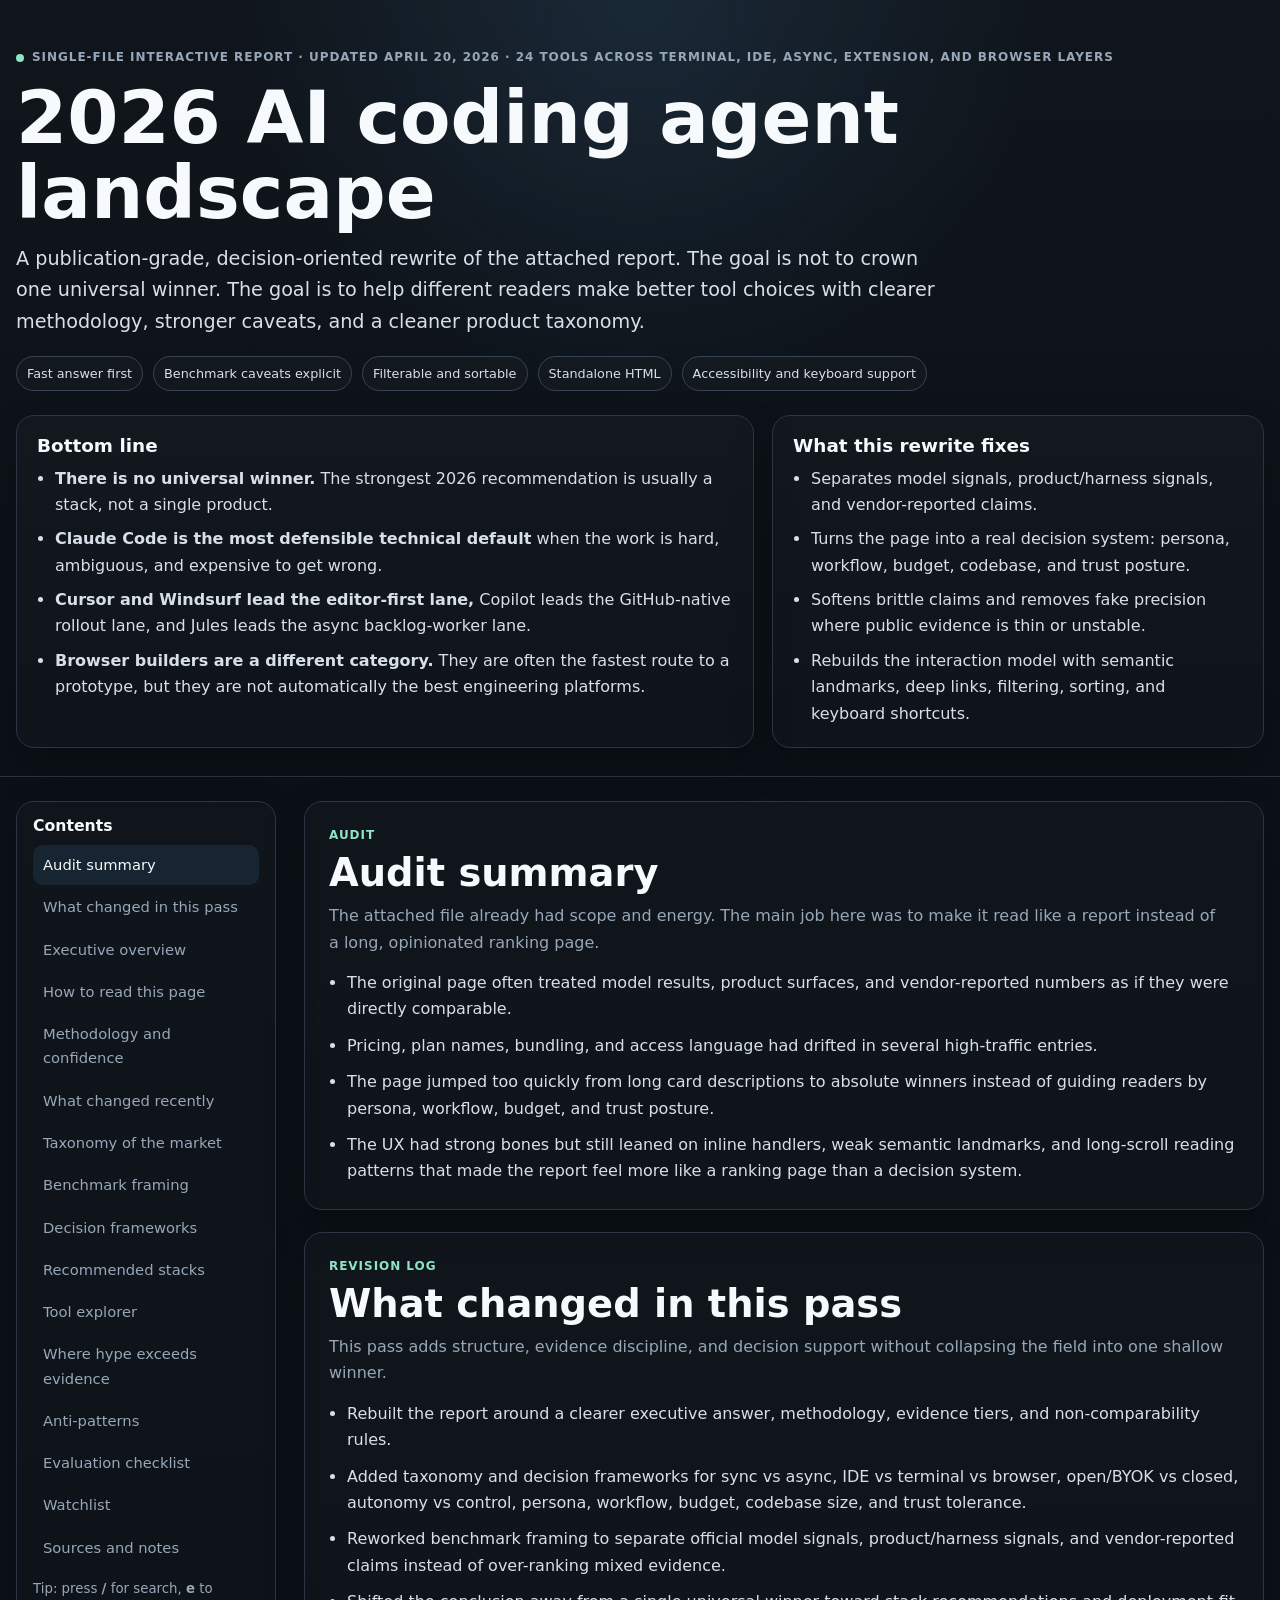
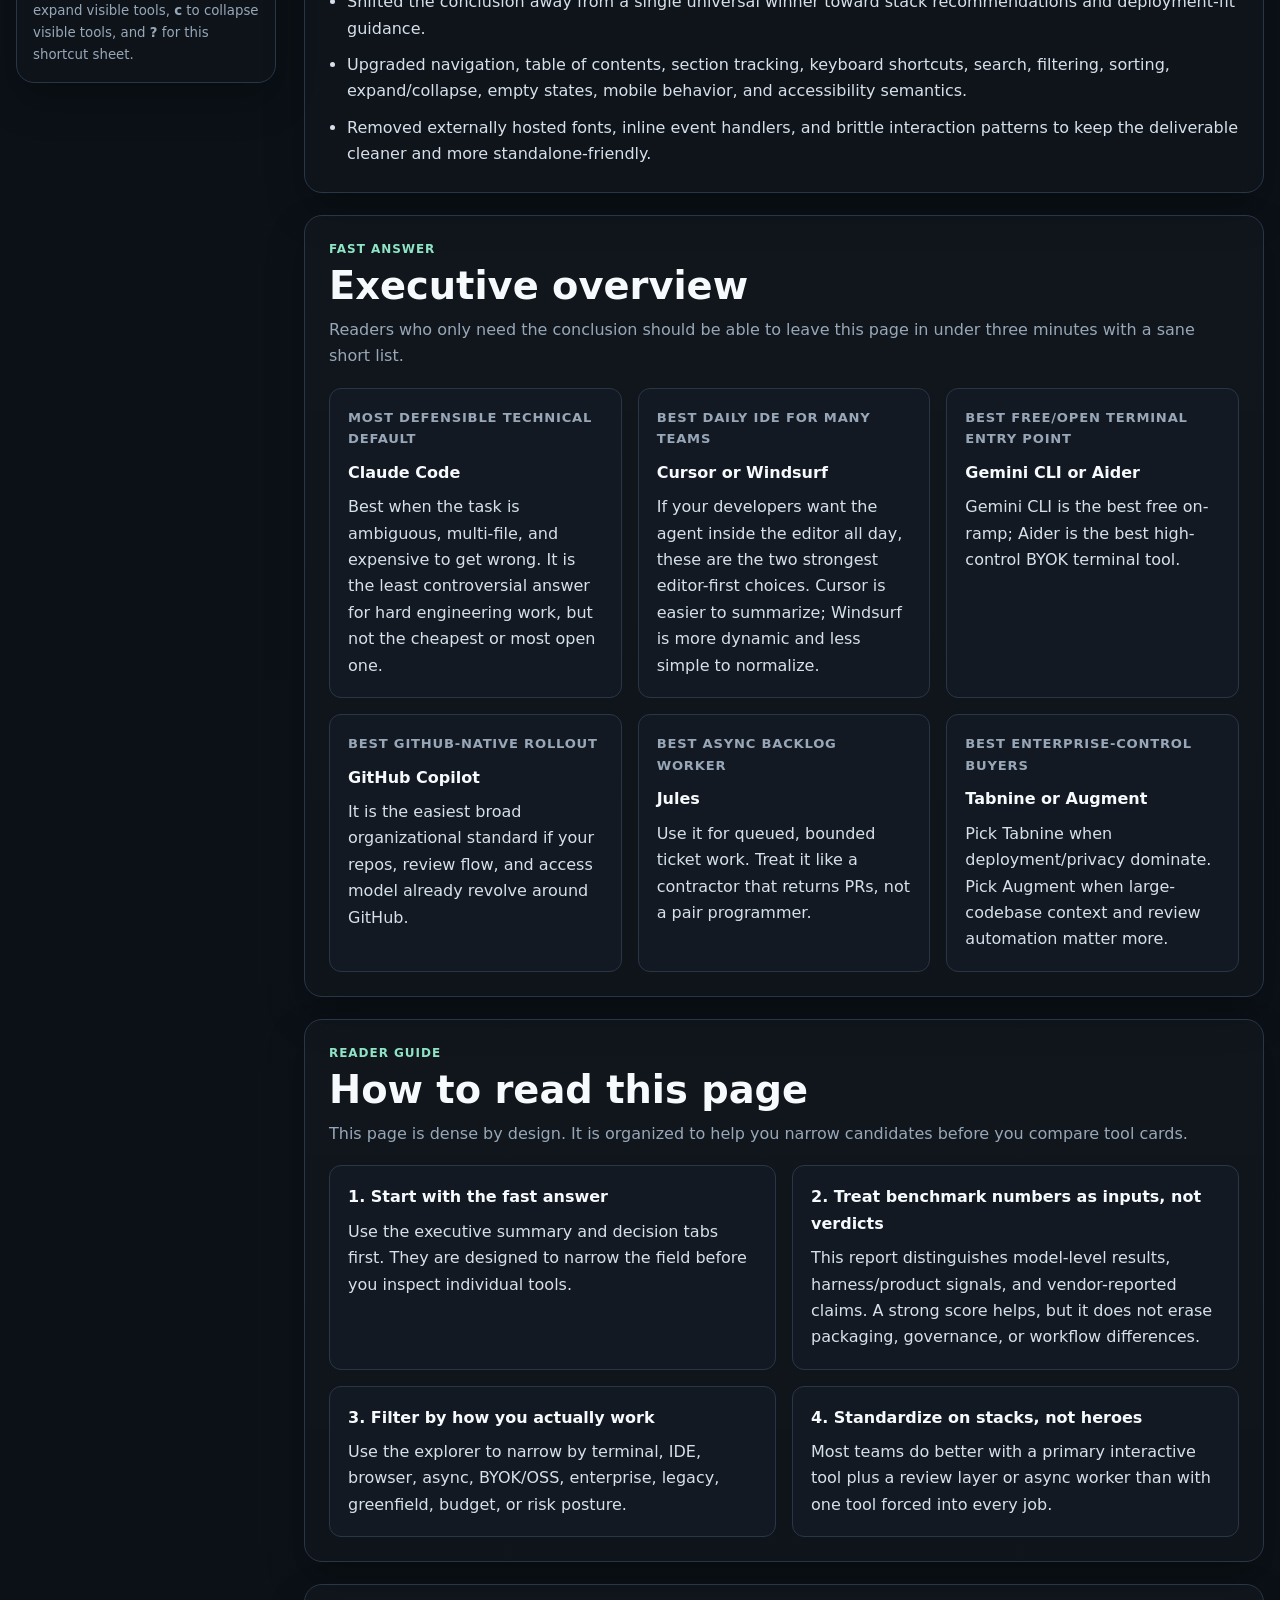
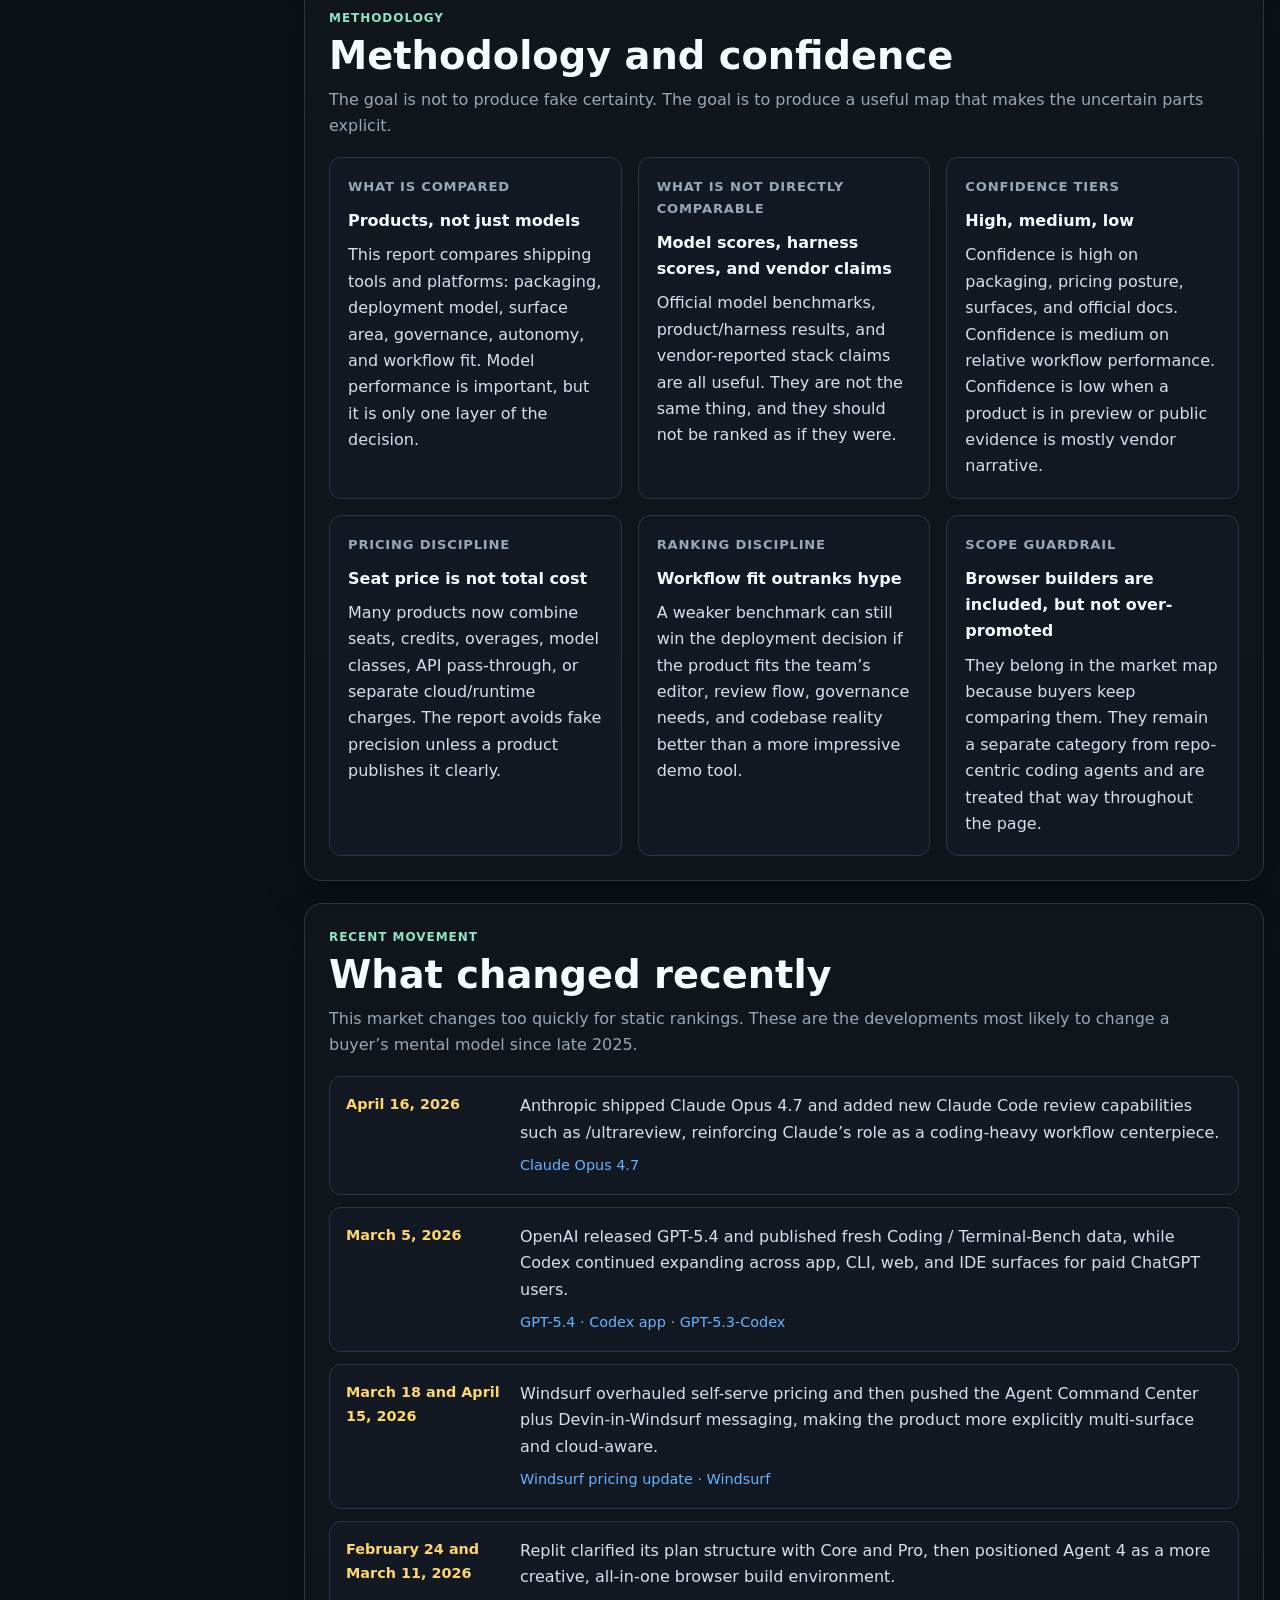
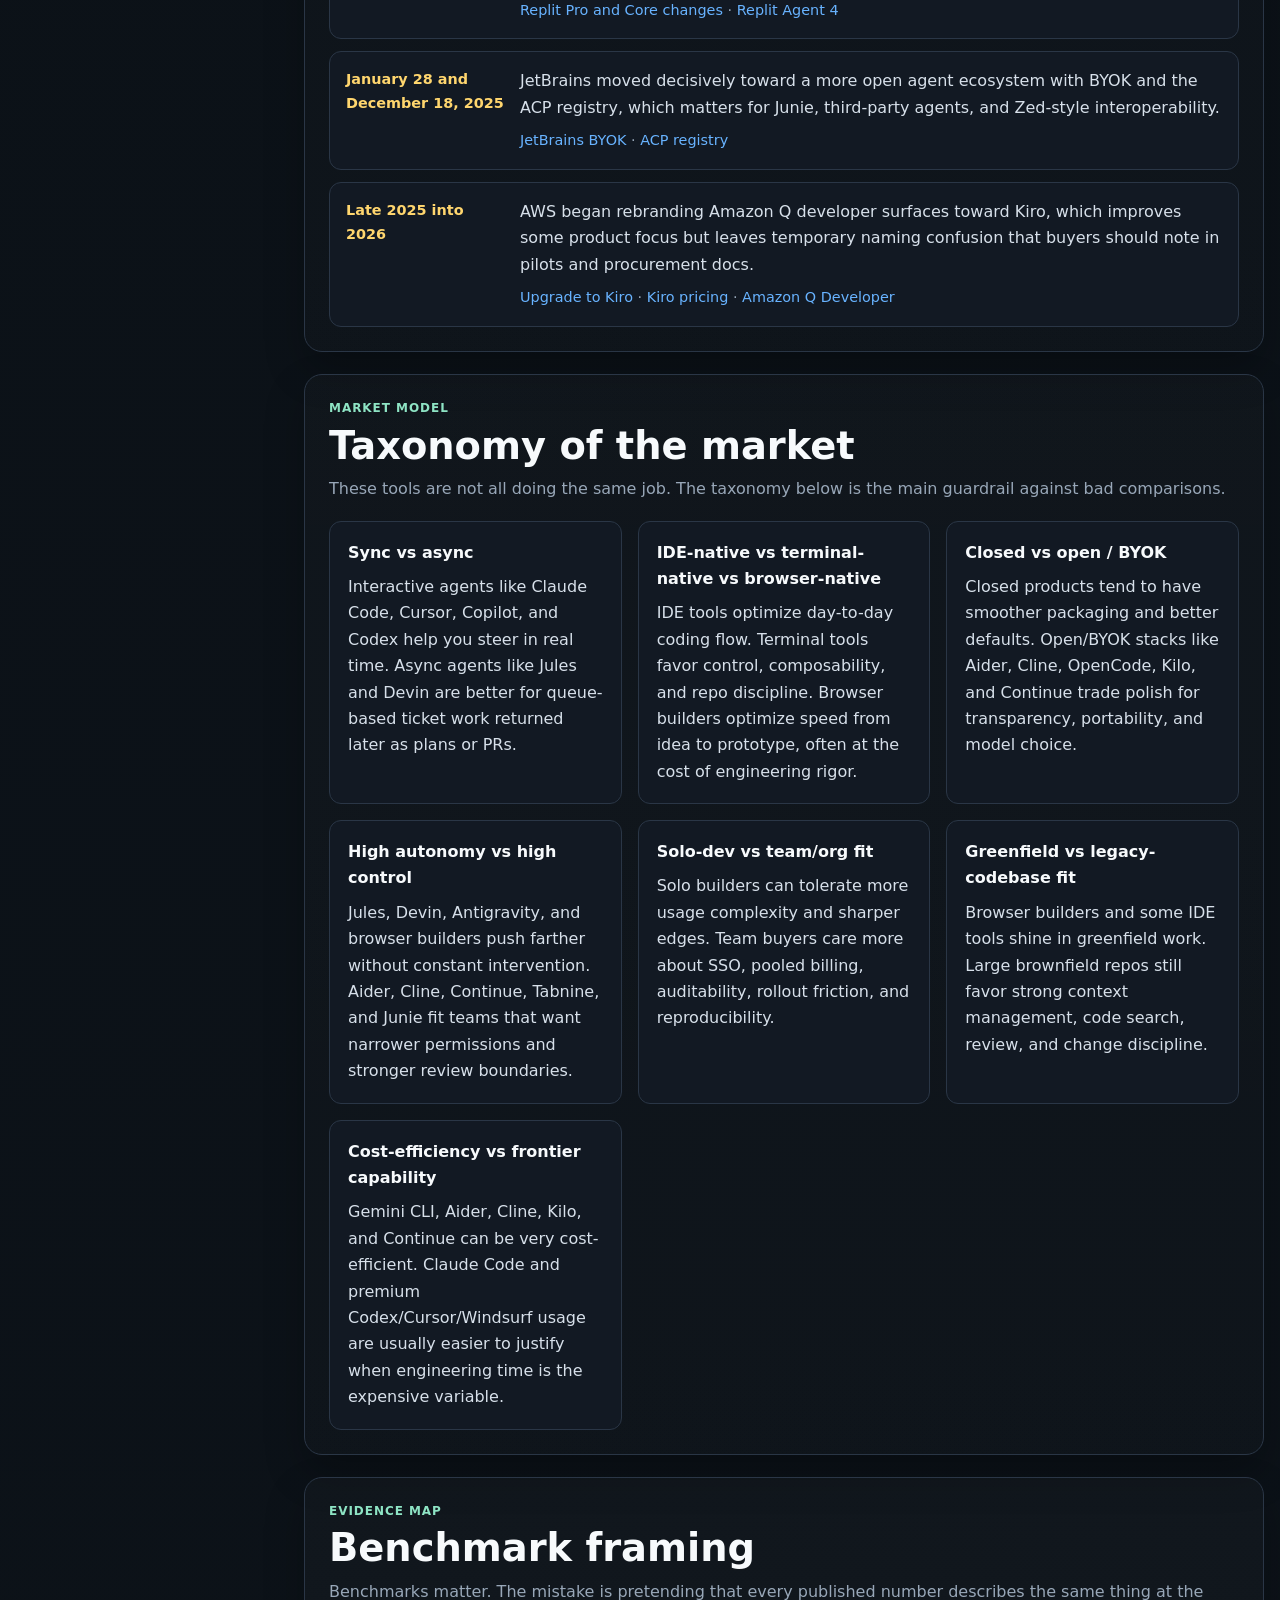
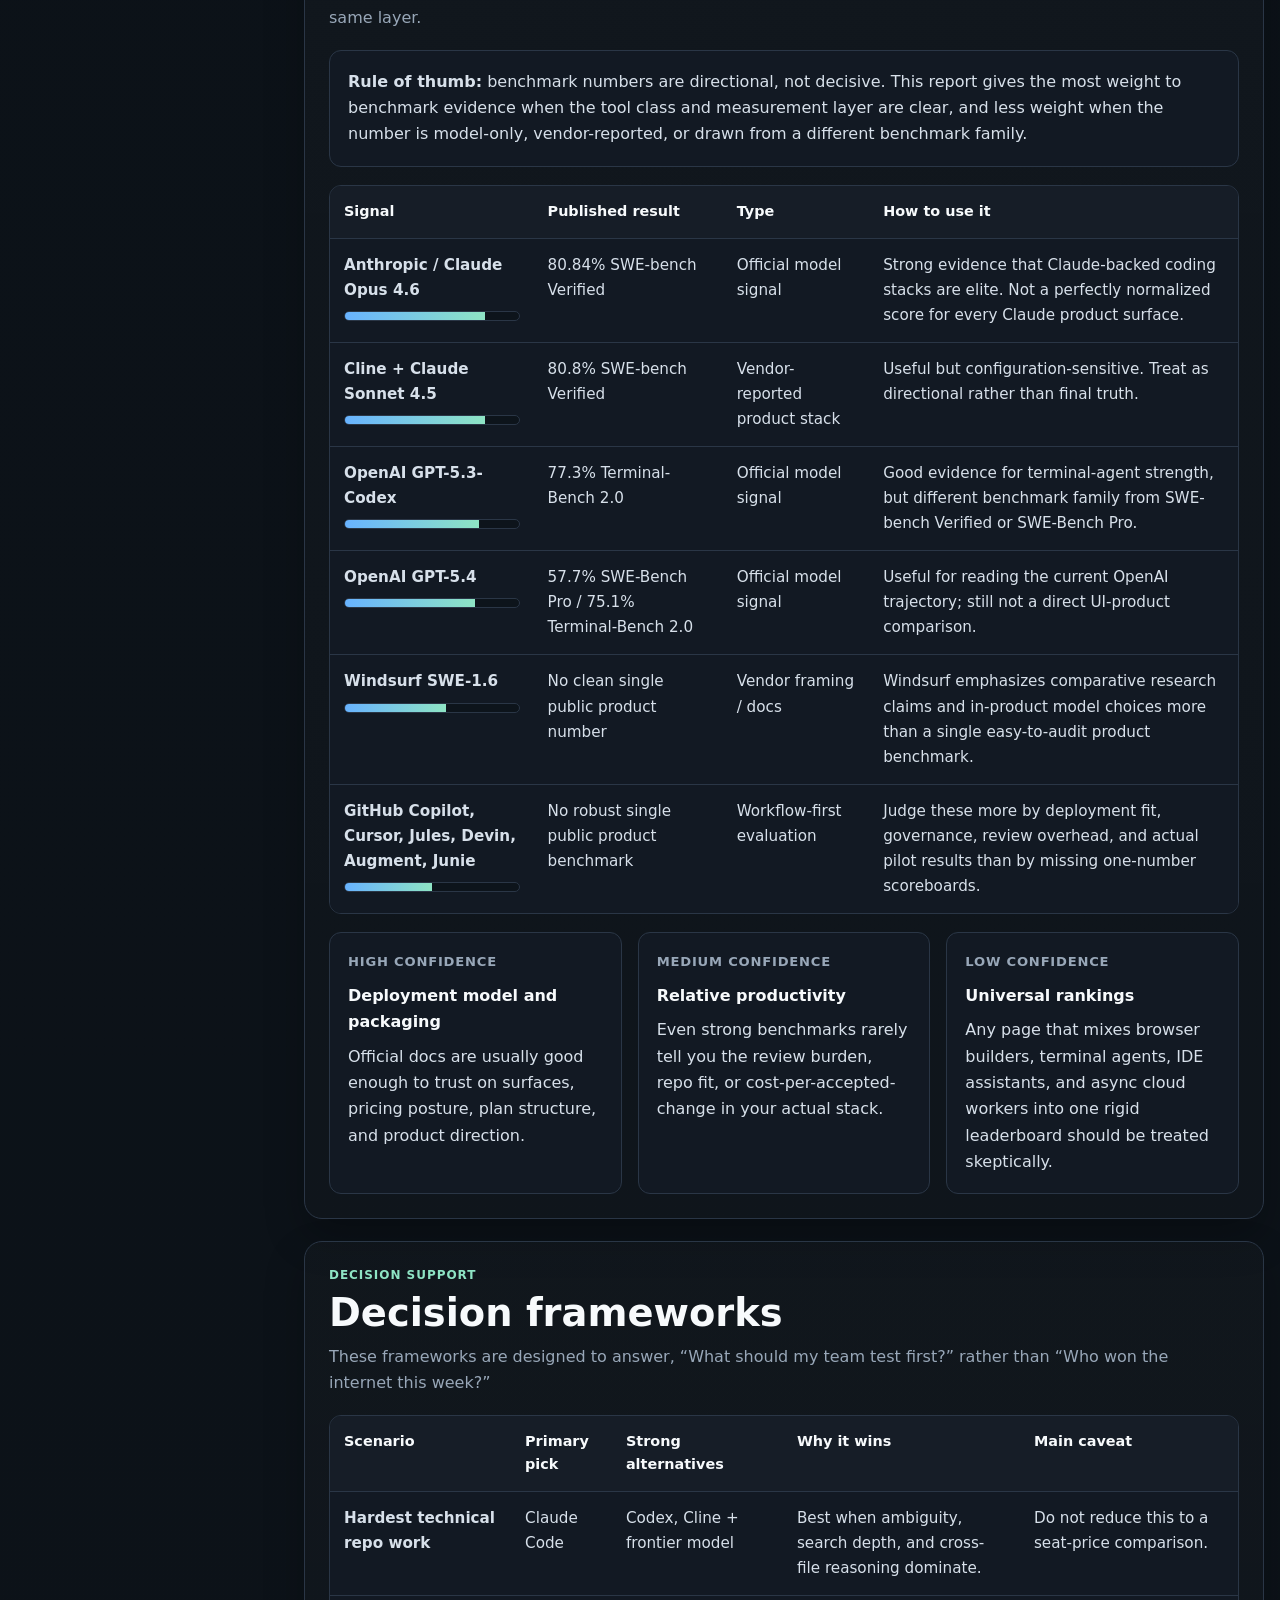
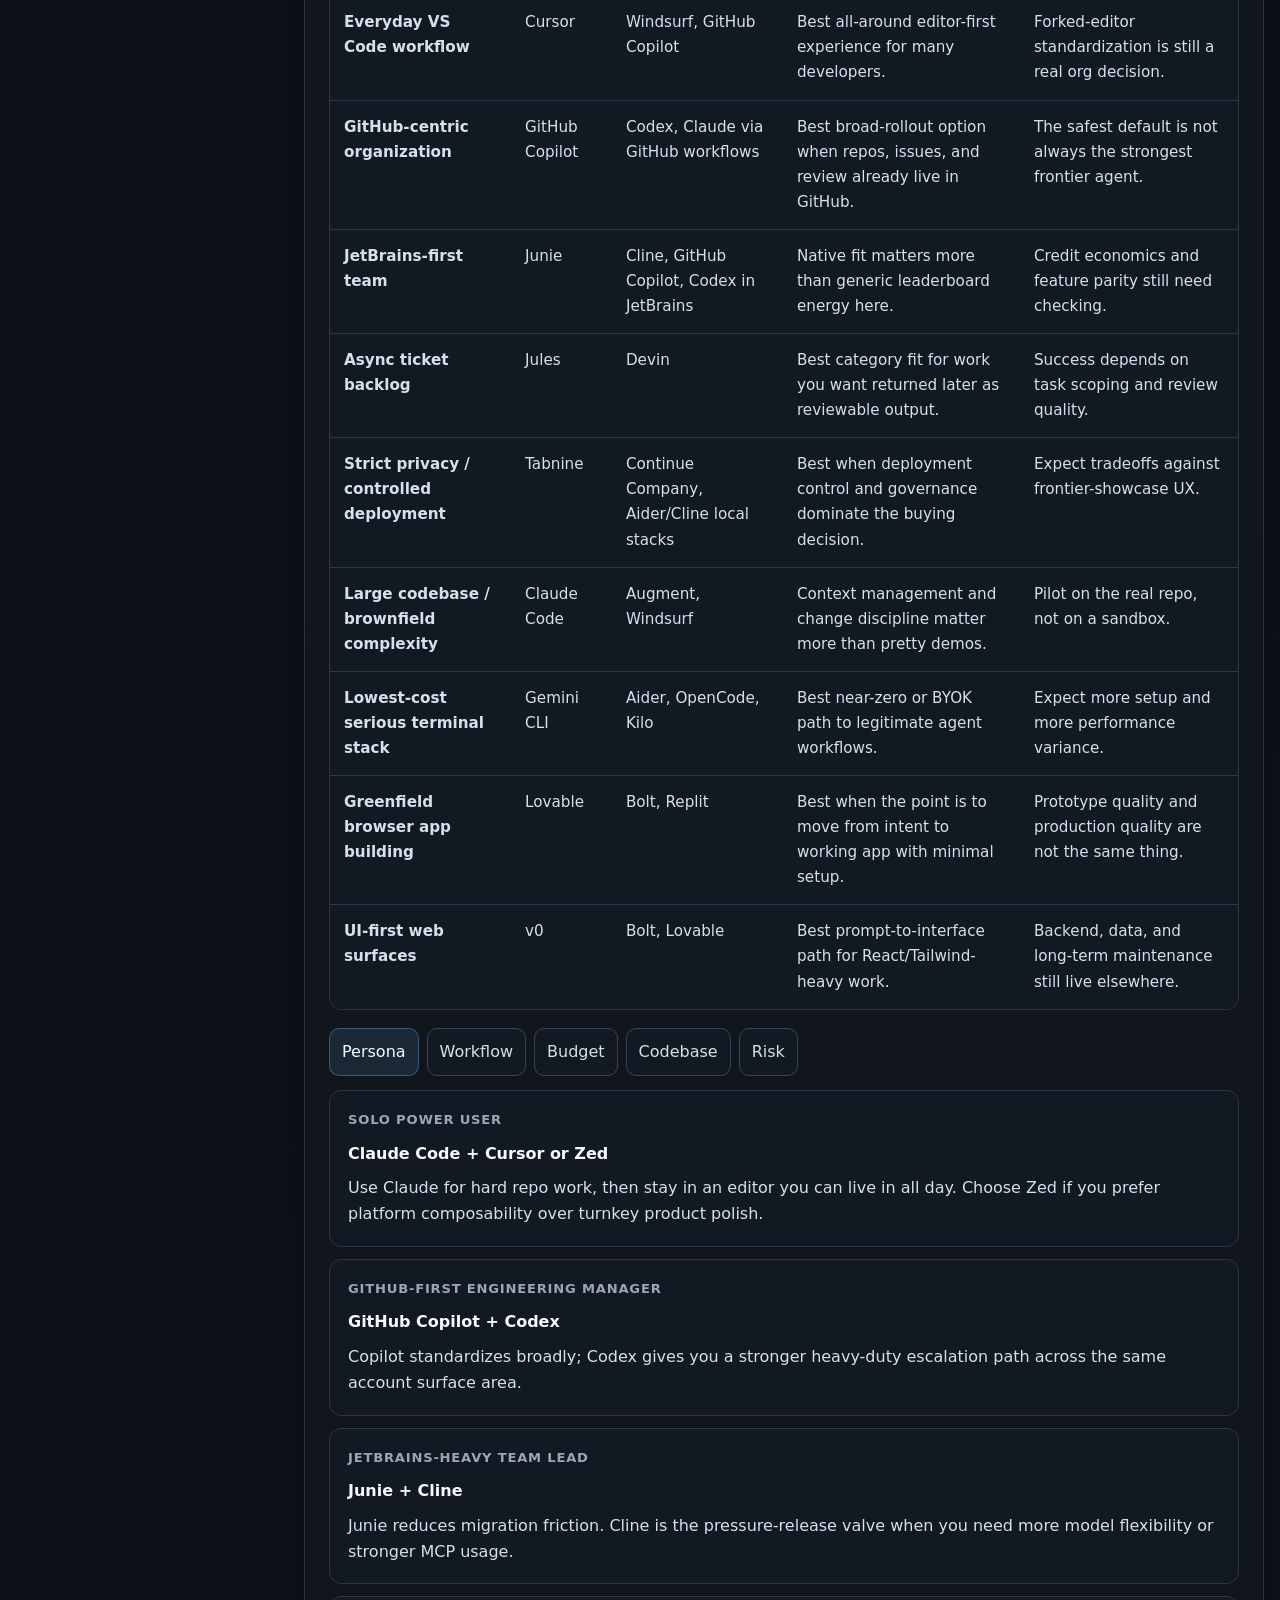
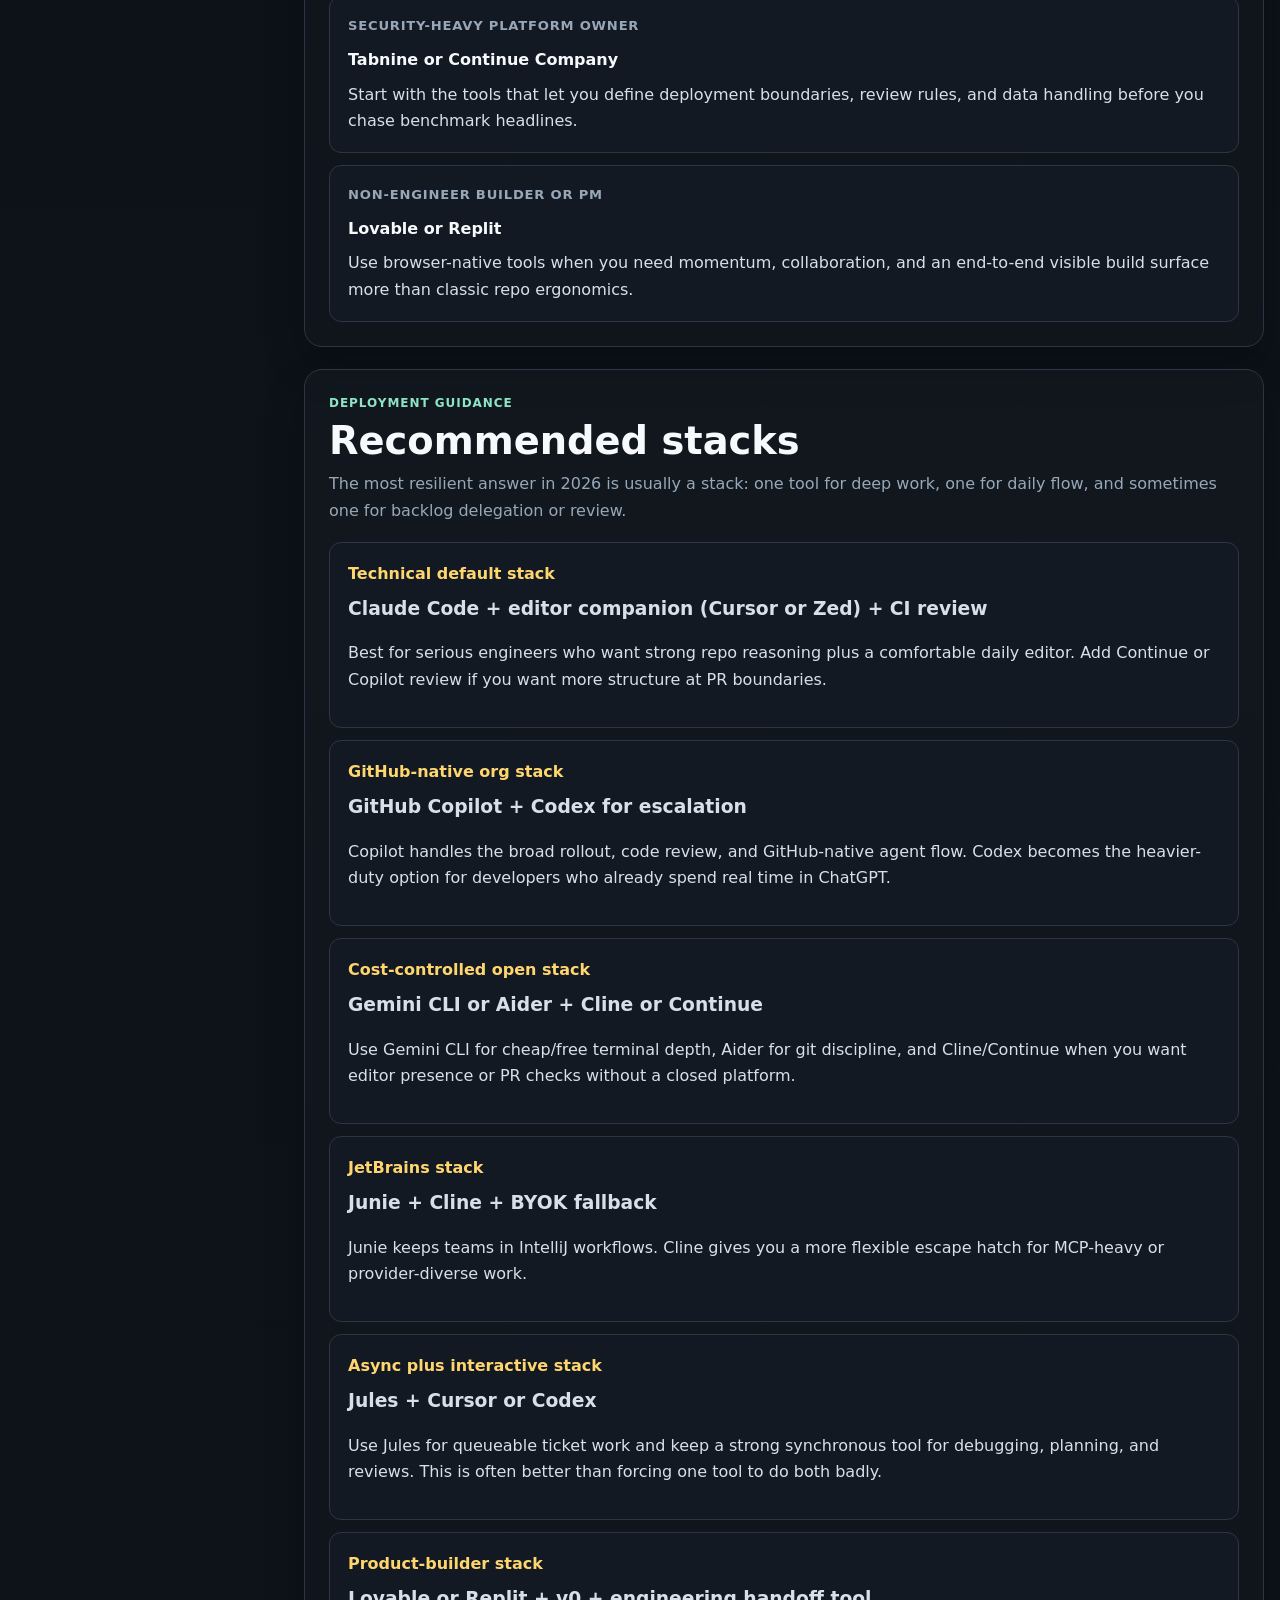
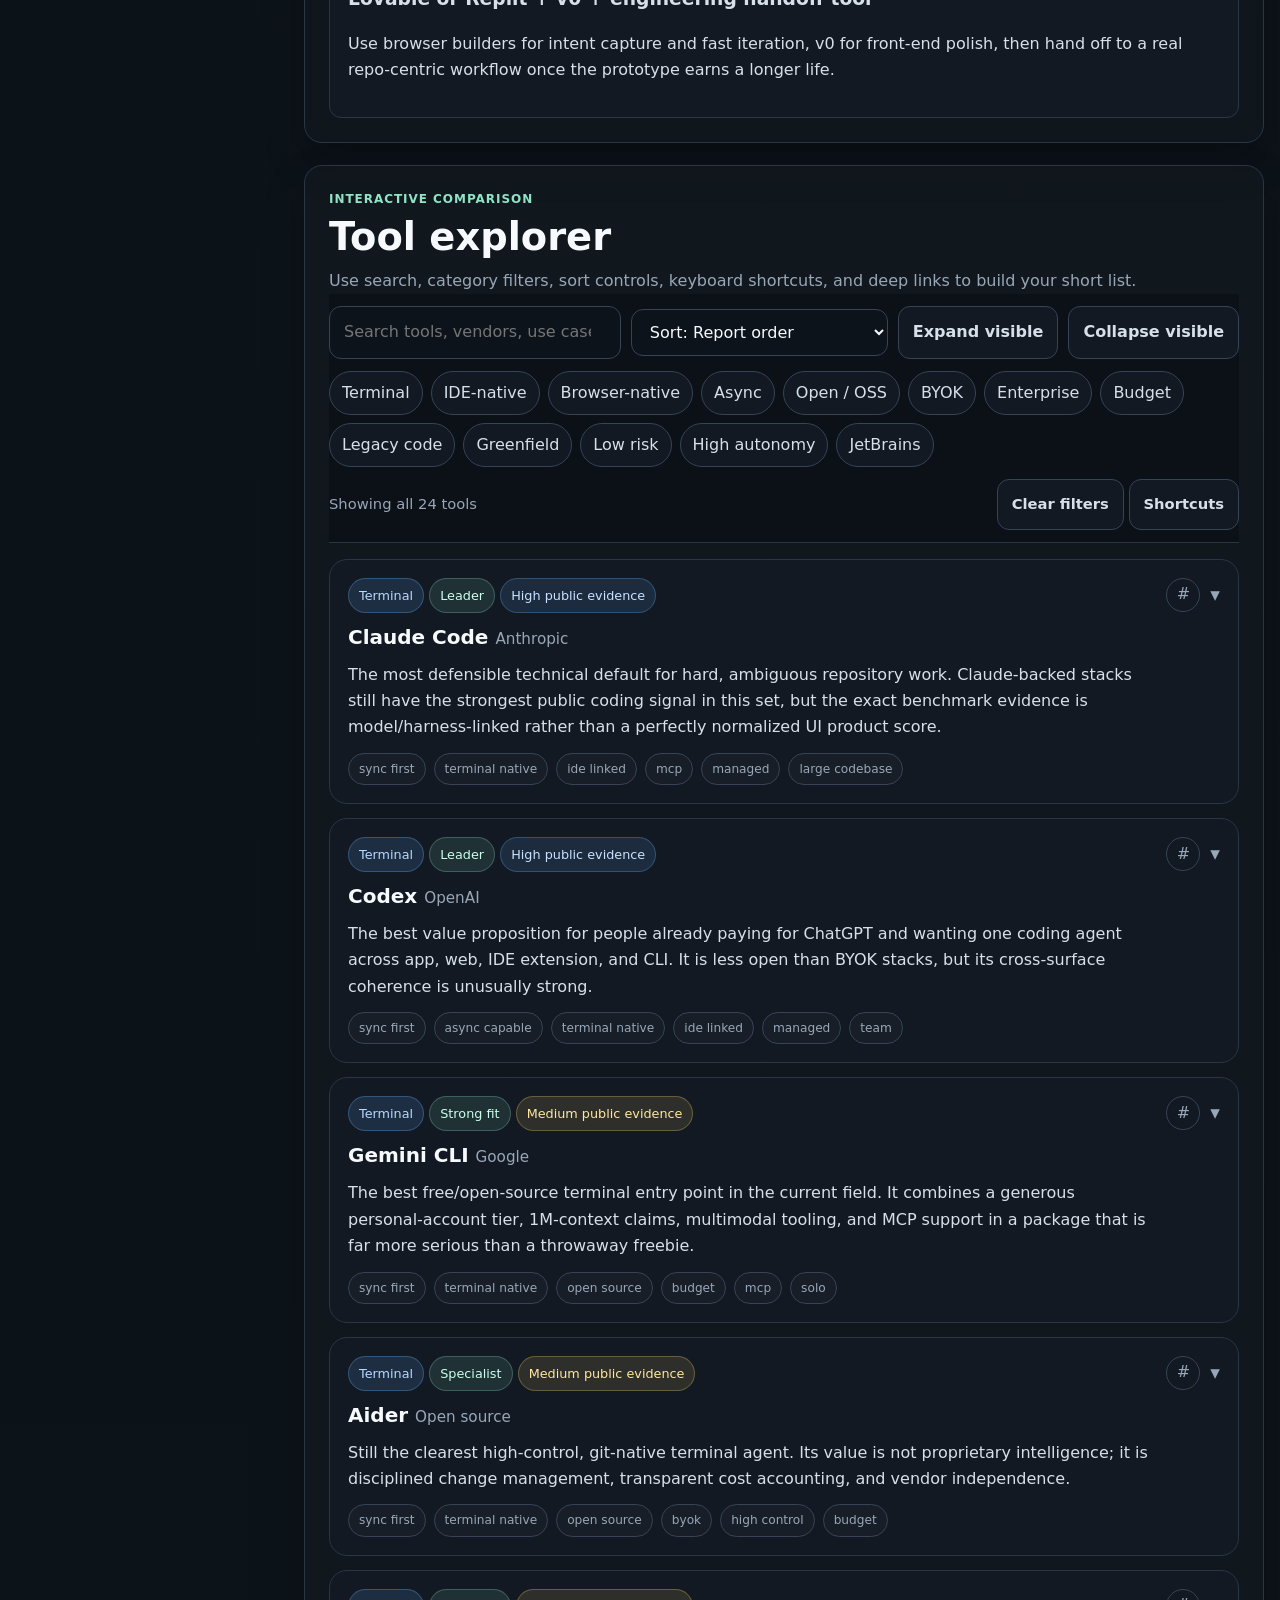
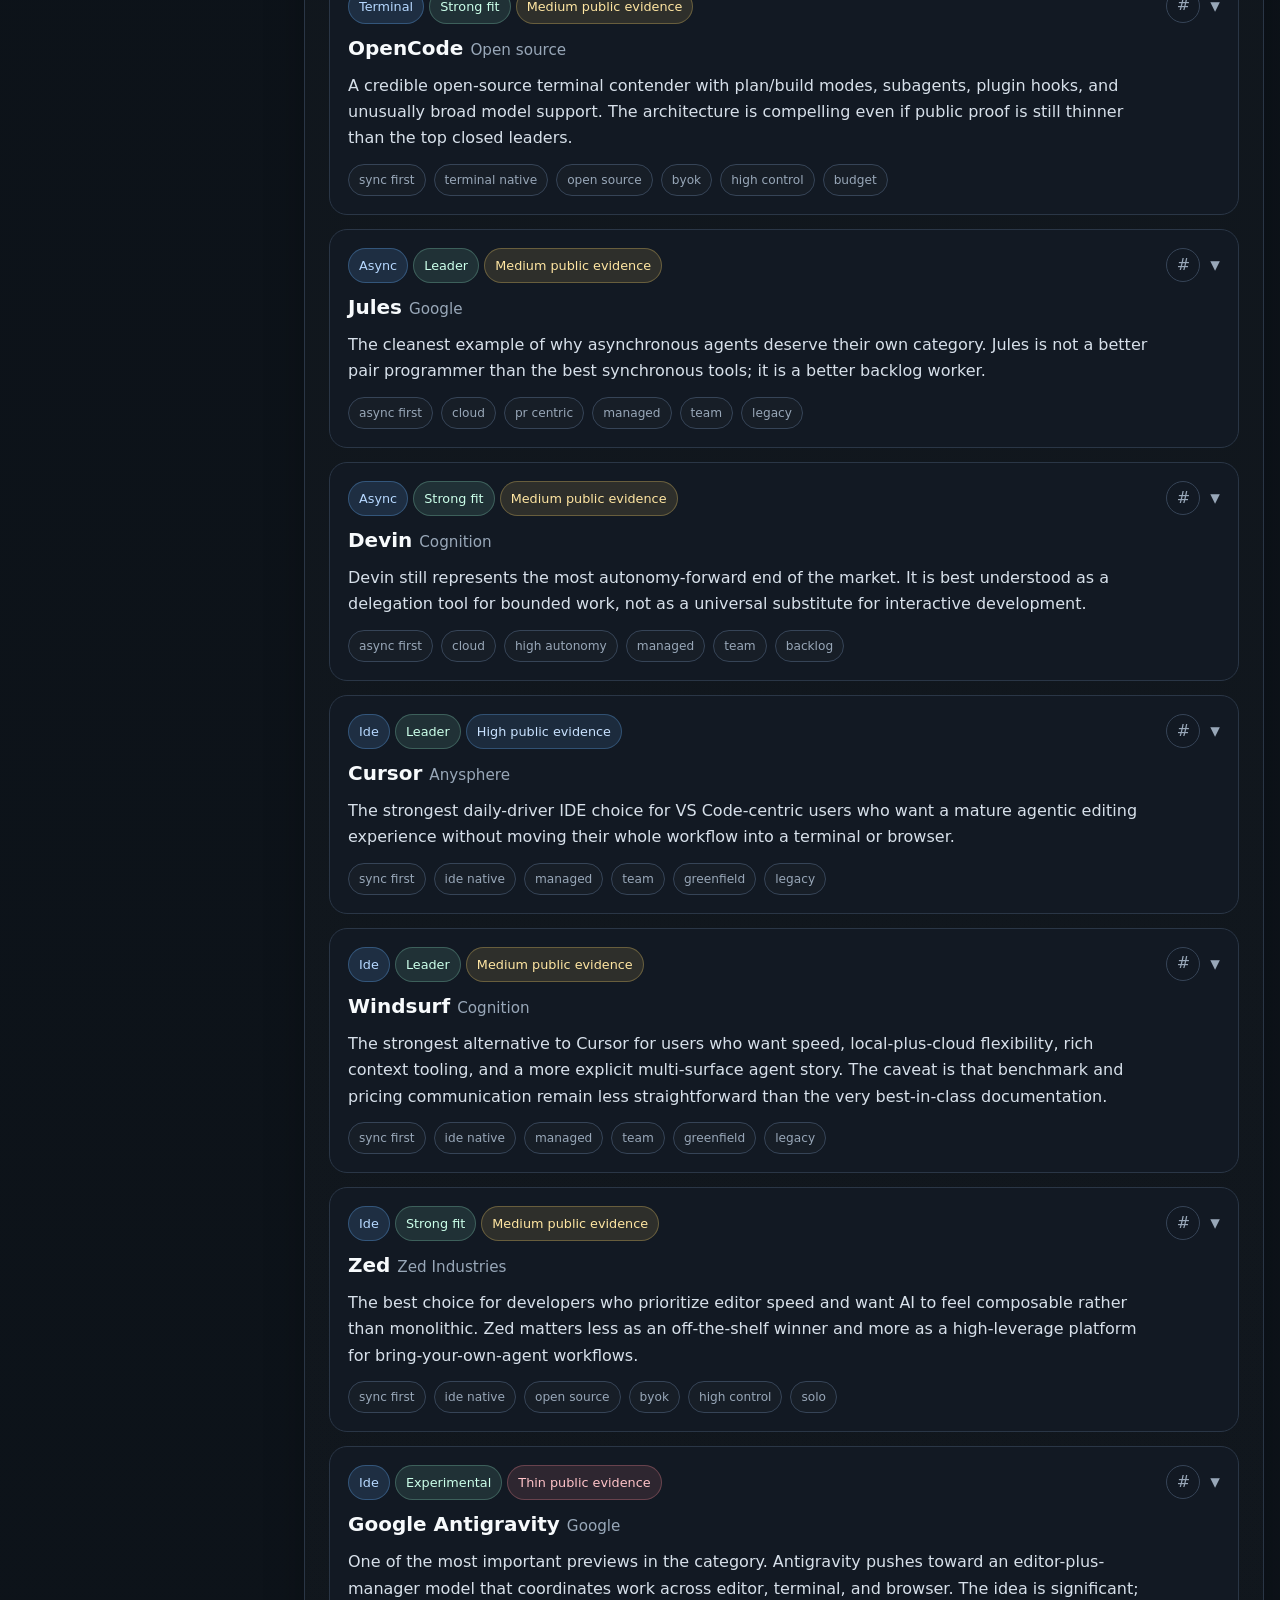
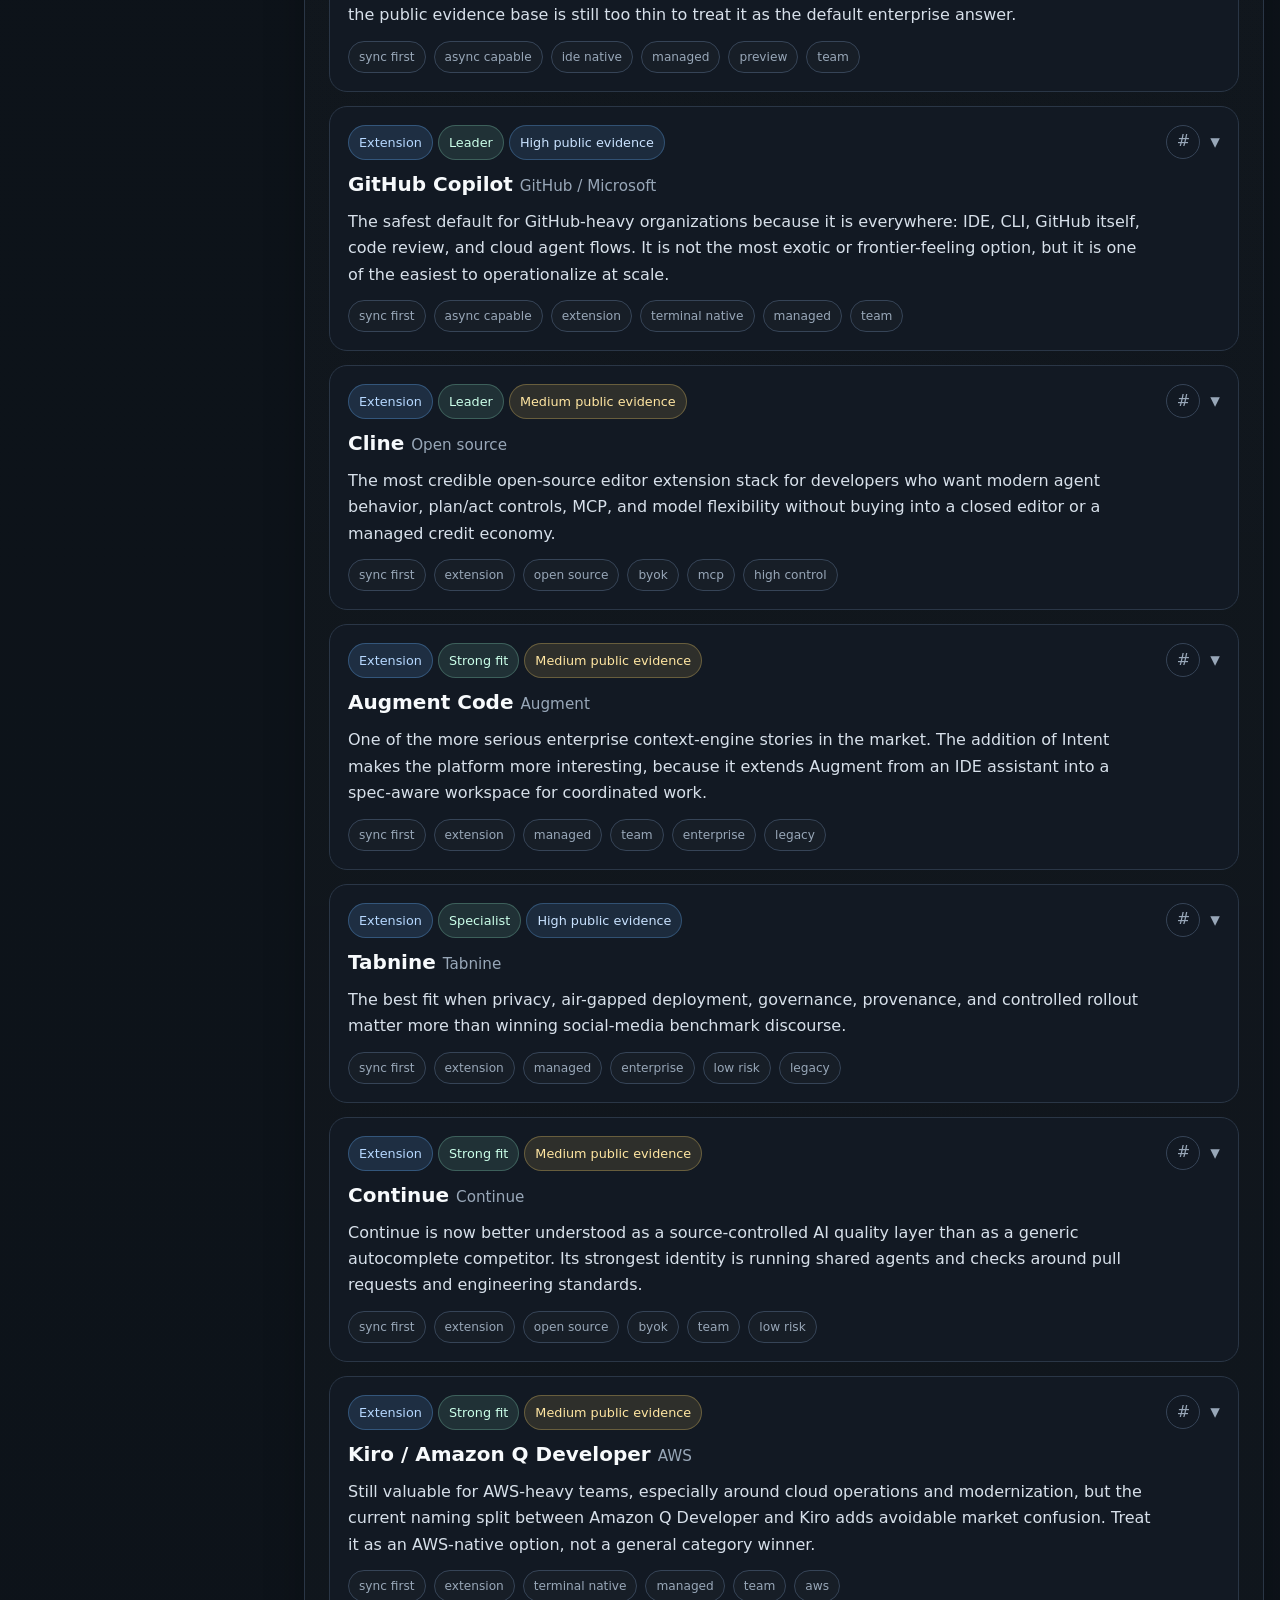
<file: aicomparison.html>
<!DOCTYPE html>
<html lang="en">
<head>
  <meta charset="utf-8" />
  <meta name="viewport" content="width=device-width, initial-scale=1" />
  <title>2026 AI Coding Agent Landscape — publication-grade interactive report</title>
  <meta name="description" content="A publication-grade, single-file interactive report on the 2026 AI coding agent landscape: taxonomy, methodology, benchmark framing, decision frameworks, and a filterable tool explorer." />
  <style>
    :root {
      --bg: #0c1117;
      --panel: #121923;
      --panel-2: #18212d;
      --panel-3: #1f2b39;
      --border: #2a3646;
      --border-soft: #364457;
      --text: #d7e0ea;
      --muted: #98a7b8;
      --bright: #f7fafc;
      --accent: #68b3ff;
      --accent-2: #8ee4c4;
      --accent-3: #ffd66e;
      --warn: #ff9f76;
      --danger: #ff8d96;
      --low: #6b7a8d;
      --shadow: 0 18px 40px rgba(0, 0, 0, .24);
      --radius: 18px;
      --radius-sm: 12px;
      --max: 1280px;
      --toc: 260px;
    }
    * { box-sizing: border-box; }
    html { scroll-behavior: smooth; }
    @media (prefers-reduced-motion: reduce) { html { scroll-behavior: auto; } * { transition: none !important; animation: none !important; } }
    body { margin: 0; font-family: Inter, ui-sans-serif, system-ui, -apple-system, BlinkMacSystemFont, "Segoe UI", sans-serif; background: linear-gradient(180deg, #0b1117 0%, #0e141b 100%); color: var(--text); line-height: 1.65; }
    a { color: var(--accent); text-decoration: none; }
    a:hover { color: var(--bright); }
    button, input, select { font: inherit; }
    :focus-visible { outline: 3px solid var(--accent-3); outline-offset: 3px; border-radius: 6px; }
    .skip-link { position: absolute; left: -9999px; top: 12px; z-index: 1000; background: var(--bright); color: #09111b; padding: 10px 14px; border-radius: 8px; font-weight: 700; }
    .skip-link:focus { left: 12px; }
    .progress { position: fixed; inset: 0 auto auto 0; height: 3px; width: 0; background: linear-gradient(90deg, var(--accent), var(--accent-2)); z-index: 999; box-shadow: 0 0 16px rgba(104, 179, 255, .45); }
    .page-shell { width: min(var(--max), calc(100% - 32px)); margin: 0 auto; }
    header.hero { padding: 44px 0 28px; border-bottom: 1px solid var(--border); background: radial-gradient(circle at top center, rgba(104,179,255,.12), transparent 40%), linear-gradient(180deg, rgba(255,255,255,.02), rgba(255,255,255,0)); }
    .eyebrow { display: inline-flex; flex-wrap: wrap; gap: 8px; align-items: center; font-size: 12px; letter-spacing: .08em; text-transform: uppercase; color: var(--muted); font-weight: 700; }
    .eyebrow .dot { width: 8px; height: 8px; border-radius: 999px; background: var(--accent-2); display: inline-block; }
    .hero h1 { margin: 10px 0 12px; font-size: clamp(2.3rem, 6vw, 4.6rem); line-height: 1.02; color: var(--bright); max-width: 980px; }
    .hero p.lead { margin: 0; max-width: 920px; font-size: clamp(1.02rem, 1.7vw, 1.2rem); color: var(--text); }
    .hero-grid { margin-top: 24px; display: grid; grid-template-columns: 1.2fr .8fr; gap: 18px; }
    .hero-card, .panel { background: linear-gradient(180deg, rgba(255,255,255,.02), rgba(255,255,255,.01)); border: 1px solid var(--border); border-radius: var(--radius); box-shadow: var(--shadow); }
    .hero-card { padding: 20px; }
    .hero-card h2 { margin: 0 0 10px; font-size: 1.15rem; color: var(--bright); }
    .hero-card p { margin: 0; color: var(--text); }
    .hero-meta { display: flex; flex-wrap: wrap; gap: 10px; margin-top: 18px; }
    .chip { display: inline-flex; align-items: center; gap: 8px; border: 1px solid var(--border-soft); background: rgba(255,255,255,.02); color: var(--text); border-radius: 999px; padding: 6px 10px; font-size: .8rem; }
    .chip-soft { font-size: .76rem; padding: 5px 10px; color: var(--muted); }
    .chip-category { background: rgba(104,179,255,.14); border-color: rgba(104,179,255,.3); color: #b6d8ff; text-transform: capitalize; }
    .chip-rating { background: rgba(142,228,196,.12); border-color: rgba(142,228,196,.26); color: #cbffea; }
    .chip-confidence { text-transform: none; }
    .chip-high { background: rgba(104,179,255,.12); border-color: rgba(104,179,255,.28); color: #c9e2ff; }
    .chip-medium { background: rgba(255,214,110,.12); border-color: rgba(255,214,110,.28); color: #ffe6a2; }
    .chip-low { background: rgba(255,141,150,.12); border-color: rgba(255,141,150,.28); color: #ffc3c8; }
    .callout-list { margin: 0; padding-left: 18px; }
    .callout-list li + li { margin-top: 8px; }
    .layout { display: grid; grid-template-columns: var(--toc) minmax(0, 1fr); gap: 28px; align-items: start; padding: 24px 0 56px; }
    .toc { position: sticky; top: 18px; }
    .toc .panel { padding: 16px; }
    .toc h2 { margin: 0 0 10px; font-size: .98rem; color: var(--bright); }
    .toc nav { display: grid; gap: 2px; }
    .toc a { color: var(--muted); padding: 8px 10px; border-radius: 10px; font-size: .92rem; }
    .toc a:hover, .toc a.active { color: var(--bright); background: rgba(104,179,255,.1); }
    .toc small { color: var(--muted); display: block; margin-top: 10px; }
    .content { display: grid; gap: 22px; }
    section.report-section { scroll-margin-top: 84px; }
    section.report-section .panel { padding: 24px; }
    .section-label { font-size: 12px; letter-spacing: .08em; text-transform: uppercase; color: var(--accent-2); font-weight: 700; margin-bottom: 6px; }
    h2 { margin: 0; font-size: clamp(1.6rem, 3vw, 2.45rem); line-height: 1.08; color: var(--bright); }
    .section-copy { margin: 10px 0 0; max-width: 900px; color: var(--muted); }
    .grid-2 { display: grid; grid-template-columns: repeat(2, minmax(0, 1fr)); gap: 16px; }
    .grid-3 { display: grid; grid-template-columns: repeat(3, minmax(0, 1fr)); gap: 16px; }
    .grid-4 { display: grid; grid-template-columns: repeat(4, minmax(0, 1fr)); gap: 16px; }
    .card { border: 1px solid var(--border); border-radius: var(--radius-sm); background: var(--panel); padding: 18px; }
    .card h3 { margin: 0 0 8px; font-size: 1rem; color: var(--bright); }
    .card p { margin: 0; color: var(--text); }
    .card .kicker { color: var(--muted); font-size: .82rem; font-weight: 700; text-transform: uppercase; letter-spacing: .06em; margin-bottom: 10px; }
    .bullet-list { margin: 14px 0 0; padding-left: 18px; }
    .bullet-list li + li { margin-top: 10px; }
    .timeline { display: grid; gap: 12px; margin-top: 18px; }
    .timeline-item { display: grid; grid-template-columns: 160px minmax(0, 1fr); gap: 14px; padding: 16px; border: 1px solid var(--border); border-radius: var(--radius-sm); background: var(--panel); }
    .timeline-date { color: var(--accent-3); font-weight: 700; font-size: .9rem; }
    .timeline-item p { margin: 0; }
    .timeline-item .sources-inline { margin-top: 8px; color: var(--muted); font-size: .9rem; }
    .table-wrap { overflow-x: auto; margin-top: 18px; border-radius: var(--radius-sm); border: 1px solid var(--border); }
    table { width: 100%; border-collapse: collapse; min-width: 880px; background: var(--panel); }
    th, td { padding: 14px 14px; text-align: left; vertical-align: top; border-bottom: 1px solid var(--border); }
    th { color: var(--bright); font-size: .9rem; background: rgba(255,255,255,.02); position: sticky; top: 0; }
    td { color: var(--text); font-size: .95rem; }
    tr:last-child td { border-bottom: 0; }
    .bar { width: 100%; height: 10px; background: #0d141b; border: 1px solid var(--border); border-radius: 999px; overflow: hidden; margin-top: 8px; }
    .bar > span { display: block; height: 100%; background: linear-gradient(90deg, var(--accent), var(--accent-2)); }
    .segmented { display: flex; flex-wrap: wrap; gap: 8px; margin-top: 18px; }
    .segmented button { border: 1px solid var(--border-soft); background: var(--panel); color: var(--text); padding: 10px 12px; border-radius: 10px; cursor: pointer; }
    .segmented button[aria-pressed="true"] { background: rgba(104,179,255,.12); color: var(--bright); border-color: rgba(104,179,255,.35); }
    .decision-panel { display: none; margin-top: 14px; }
    .decision-panel.active { display: block; }
    .stack-list { display: grid; gap: 12px; margin-top: 18px; }
    .stack-item { border: 1px solid var(--border); border-radius: var(--radius-sm); padding: 18px; background: var(--panel); }
    .stack-item h3 { margin: 0 0 8px; }
    .stack-item .stack-title { color: var(--accent-3); font-weight: 700; margin-bottom: 6px; }
    .control-bar { position: sticky; top: 0; z-index: 20; background: rgba(12,17,23,.92); backdrop-filter: blur(12px); border-bottom: 1px solid var(--border); padding: 12px 0; margin-bottom: 14px; }
    .control-grid { display: grid; grid-template-columns: 1.4fr auto auto auto; gap: 10px; align-items: center; }
    .search, .sort-select { width: 100%; background: #0c131a; color: var(--bright); border: 1px solid var(--border-soft); border-radius: 12px; padding: 12px 14px; }
    .btn { border: 1px solid var(--border-soft); background: var(--panel); color: var(--text); padding: 12px 14px; border-radius: 12px; cursor: pointer; font-weight: 600; }
    .btn:hover { background: var(--panel-2); color: var(--bright); }
    .filter-row { display: flex; flex-wrap: wrap; gap: 8px; margin-top: 12px; }
    .filter-row button { border: 1px solid var(--border-soft); background: var(--panel); color: var(--text); border-radius: 999px; padding: 8px 12px; cursor: pointer; }
    .filter-row button.active { background: rgba(104,179,255,.12); border-color: rgba(104,179,255,.34); color: var(--bright); }
    .results-row { display: flex; justify-content: space-between; gap: 12px; align-items: center; margin-top: 12px; color: var(--muted); font-size: .92rem; }
    .tools-grid { display: grid; gap: 14px; margin-top: 16px; }
    .tool-card { border: 1px solid var(--border); border-radius: var(--radius); background: var(--panel); overflow: hidden; }
    .tool-card[open] { background: linear-gradient(180deg, rgba(104,179,255,.05), rgba(255,255,255,.01)); }
    .tool-card[hidden] { display: none !important; }
    .tool-card summary { list-style: none; cursor: pointer; padding: 18px; }
    .tool-card summary::-webkit-details-marker { display: none; }
    .tool-card summary:hover { background: rgba(255,255,255,.02); }
    .tool-head { display: grid; grid-template-columns: minmax(0, 1fr) auto; gap: 14px; align-items: start; }
    .tool-head h3 { margin: 8px 0 8px; font-size: 1.25rem; color: var(--bright); }
    .tool-head h3 span { color: var(--muted); font-size: .95rem; font-weight: 500; }
    .tool-head p { margin: 0; color: var(--text); }
    .tool-actions { display: flex; align-items: center; gap: 10px; }
    .deep-link { width: 34px; height: 34px; border-radius: 999px; border: 1px solid var(--border-soft); display: inline-grid; place-items: center; color: var(--muted); }
    .summary-arrow { color: var(--muted); font-size: 1.2rem; transition: transform .2s ease; }
    .tool-card[open] .summary-arrow { transform: rotate(180deg); color: var(--bright); }
    .tool-meta { display: flex; flex-wrap: wrap; gap: 8px; margin-top: 12px; }
    .tool-body { padding: 0 18px 18px; border-top: 1px solid var(--border); }
    .tool-grid { display: grid; grid-template-columns: repeat(2, minmax(0, 1fr)); gap: 12px; padding-top: 18px; }
    .tool-panel { border: 1px solid var(--border); border-radius: 12px; background: rgba(255,255,255,.015); padding: 14px; }
    .tool-panel h4, .tool-scores h4 { margin: 0 0 8px; color: var(--bright); font-size: .95rem; }
    .tool-panel p, .tool-scores p { margin: 0; color: var(--text); }
    .tool-scores { display: grid; grid-template-columns: 1fr 1fr; gap: 14px; margin-top: 14px; }
    .score-grid { display: grid; gap: 8px; }
    .score-row { display: grid; grid-template-columns: 140px minmax(0, 1fr) auto; gap: 10px; align-items: center; }
    .mini-meter { display: block; width: 100%; height: 9px; border-radius: 999px; overflow: hidden; background: #0d141b; border: 1px solid var(--border); }
    .mini-meter span { display: block; height: 100%; background: linear-gradient(90deg, var(--accent), var(--accent-2)); }
    .meter-label { color: var(--muted); font-size: .85rem; }
    .source-links { display: flex; flex-wrap: wrap; gap: 8px; margin-top: 12px; }
    .source-link { border: 1px solid var(--border-soft); border-radius: 999px; padding: 6px 10px; font-size: .82rem; color: var(--text); background: rgba(255,255,255,.02); }
    .empty-state { display: none; border: 1px dashed var(--border-soft); border-radius: var(--radius); padding: 24px; background: rgba(255,255,255,.01); color: var(--muted); }
    .empty-state.show { display: block; }
    .shortcut-modal { position: fixed; inset: 0; background: rgba(7,10,14,.62); display: none; align-items: center; justify-content: center; z-index: 80; padding: 18px; }
    .shortcut-modal.open { display: flex; }
    .shortcut-sheet { width: min(560px, 100%); background: var(--panel); border: 1px solid var(--border-soft); border-radius: var(--radius); box-shadow: var(--shadow); padding: 22px; }
    .shortcut-sheet h3 { margin: 0 0 8px; }
    .shortcut-sheet table { min-width: 0; background: transparent; }
    .source-grid { display: grid; grid-template-columns: repeat(2, minmax(0, 1fr)); gap: 14px; margin-top: 18px; }
    .source-card { border: 1px solid var(--border); border-radius: 12px; padding: 16px; background: var(--panel); }
    .source-card h3 { margin: 0 0 10px; font-size: 1rem; }
    footer { color: var(--muted); padding: 16px 0 40px; font-size: .9rem; }
    @media (max-width: 1100px) {
      .layout { grid-template-columns: 1fr; }
      .toc { position: relative; top: 0; }
      .hero-grid { grid-template-columns: 1fr; }
      .grid-4 { grid-template-columns: repeat(2, minmax(0, 1fr)); }
    }
    @media (max-width: 820px) {
      .grid-3, .grid-2, .grid-4, .tool-grid, .tool-scores, .source-grid { grid-template-columns: 1fr; }
      .timeline-item { grid-template-columns: 1fr; }
      .control-grid { grid-template-columns: 1fr; }
      .results-row { flex-direction: column; align-items: flex-start; }
      .score-row { grid-template-columns: 120px minmax(0, 1fr) auto; }
    }
    @media (max-width: 560px) {
      .page-shell { width: min(var(--max), calc(100% - 20px)); }
      header.hero { padding-top: 28px; }
      .hero h1 { font-size: 2.1rem; }
      .tool-head { grid-template-columns: 1fr; }
      .tool-actions { justify-content: flex-end; }
    }
  </style>
</head>
<body>
  <a class="skip-link" href="#main">Skip to main content</a>
  <div class="progress" id="progressBar" aria-hidden="true"></div>
  <div class="shortcut-modal" id="shortcutModal" aria-hidden="true" role="dialog" aria-labelledby="shortcutTitle">
    <div class="shortcut-sheet">
      <h3 id="shortcutTitle">Keyboard shortcuts</h3>
      <p class="section-copy" style="margin:0 0 12px;">These shortcuts are active when the focus is not inside an input or select.</p>
      <table>
        <thead><tr><th>Key</th><th>Action</th></tr></thead>
        <tbody>
          <tr><td><strong>/</strong></td><td>Focus search</td></tr><tr><td><strong>e</strong></td><td>Expand all visible tools</td></tr><tr><td><strong>c</strong></td><td>Collapse all visible tools</td></tr><tr><td><strong>t</strong></td><td>Jump to top</td></tr><tr><td><strong>?</strong></td><td>Open or close shortcuts</td></tr>
        </tbody>
      </table>
      <div style="margin-top:14px; display:flex; justify-content:flex-end;"><button class="btn" id="closeShortcutModal" type="button">Close</button></div>
    </div>
  </div>

  <header class="hero">
    <div class="page-shell">
      <div class="eyebrow"><span class="dot"></span> Single-file interactive report · updated April 20, 2026 · 24 tools across terminal, IDE, async, extension, and browser layers</div>
      <h1>2026 AI coding agent landscape</h1>
      <p class="lead">A publication-grade, decision-oriented rewrite of the attached report. The goal is not to crown one universal winner. The goal is to help different readers make better tool choices with clearer methodology, stronger caveats, and a cleaner product taxonomy.</p>
      <div class="hero-meta">
        <span class="chip">Fast answer first</span>
        <span class="chip">Benchmark caveats explicit</span>
        <span class="chip">Filterable and sortable</span>
        <span class="chip">Standalone HTML</span>
        <span class="chip">Accessibility and keyboard support</span>
      </div>
      <div class="hero-grid">
        <div class="hero-card">
          <h2>Bottom line</h2>
          <ul class="callout-list">
            <li><strong>There is no universal winner.</strong> The strongest 2026 recommendation is usually a stack, not a single product.</li>
            <li><strong>Claude Code is the most defensible technical default</strong> when the work is hard, ambiguous, and expensive to get wrong.</li>
            <li><strong>Cursor and Windsurf lead the editor-first lane,</strong> Copilot leads the GitHub-native rollout lane, and Jules leads the async backlog-worker lane.</li>
            <li><strong>Browser builders are a different category.</strong> They are often the fastest route to a prototype, but they are not automatically the best engineering platforms.</li>
          </ul>
        </div>
        <div class="hero-card">
          <h2>What this rewrite fixes</h2>
          <ul class="callout-list">
            <li>Separates model signals, product/harness signals, and vendor-reported claims.</li>
            <li>Turns the page into a real decision system: persona, workflow, budget, codebase, and trust posture.</li>
            <li>Softens brittle claims and removes fake precision where public evidence is thin or unstable.</li>
            <li>Rebuilds the interaction model with semantic landmarks, deep links, filtering, sorting, and keyboard shortcuts.</li>
          </ul>
        </div>
      </div>
    </div>
  </header>

  <div class="page-shell layout" id="main">
    <aside class="toc" aria-label="Table of contents">
      <div class="panel">
        <h2>Contents</h2>
        <nav id="tocNav">
          <a href="#audit-summary">Audit summary</a><a href="#improvements">What changed in this pass</a><a href="#executive">Executive overview</a><a href="#how-to-read">How to read this page</a><a href="#methodology">Methodology and confidence</a><a href="#recent">What changed recently</a><a href="#taxonomy">Taxonomy of the market</a><a href="#benchmarks">Benchmark framing</a><a href="#decisions">Decision frameworks</a><a href="#stacks">Recommended stacks</a><a href="#explorer">Tool explorer</a><a href="#hype">Where hype exceeds evidence</a><a href="#antipatterns">Anti-patterns</a><a href="#checklist">Evaluation checklist</a><a href="#watchlist">Watchlist</a><a href="#sources">Sources and notes</a>
        </nav>
        <small>Tip: press <strong>/</strong> for search, <strong>e</strong> to expand visible tools, <strong>c</strong> to collapse visible tools, and <strong>?</strong> for this shortcut sheet.</small>
      </div>
    </aside>

    <main class="content">
      <section class="report-section" id="audit-summary" data-section-title="Audit summary"><div class="panel"><div class="section-label">Audit</div><h2>Audit summary</h2><p class="section-copy">The attached file already had scope and energy. The main job here was to make it read like a report instead of a long, opinionated ranking page.</p><ul class="bullet-list"><li>The original page often treated model results, product surfaces, and vendor-reported numbers as if they were directly comparable.</li><li>Pricing, plan names, bundling, and access language had drifted in several high-traffic entries.</li><li>The page jumped too quickly from long card descriptions to absolute winners instead of guiding readers by persona, workflow, budget, and trust posture.</li><li>The UX had strong bones but still leaned on inline handlers, weak semantic landmarks, and long-scroll reading patterns that made the report feel more like a ranking page than a decision system.</li></ul></div></section>
      <section class="report-section" id="improvements" data-section-title="What changed in this pass"><div class="panel"><div class="section-label">Revision log</div><h2>What changed in this pass</h2><p class="section-copy">This pass adds structure, evidence discipline, and decision support without collapsing the field into one shallow winner.</p><ul class="bullet-list"><li>Rebuilt the report around a clearer executive answer, methodology, evidence tiers, and non-comparability rules.</li><li>Added taxonomy and decision frameworks for sync vs async, IDE vs terminal vs browser, open/BYOK vs closed, autonomy vs control, persona, workflow, budget, codebase size, and trust tolerance.</li><li>Reworked benchmark framing to separate official model signals, product/harness signals, and vendor-reported claims instead of over-ranking mixed evidence.</li><li>Shifted the conclusion away from a single universal winner toward stack recommendations and deployment-fit guidance.</li><li>Upgraded navigation, table of contents, section tracking, keyboard shortcuts, search, filtering, sorting, expand/collapse, empty states, mobile behavior, and accessibility semantics.</li><li>Removed externally hosted fonts, inline event handlers, and brittle interaction patterns to keep the deliverable cleaner and more standalone-friendly.</li></ul></div></section>
      <section class="report-section" id="executive" data-section-title="Executive overview"><div class="panel"><div class="section-label">Fast answer</div><h2>Executive overview</h2><p class="section-copy">Readers who only need the conclusion should be able to leave this page in under three minutes with a sane short list.</p><div class="grid-3" style="margin-top:18px;"><article class="card"><div class="kicker">Most defensible technical default</div><h3>Claude Code</h3><p>Best when the task is ambiguous, multi-file, and expensive to get wrong. It is the least controversial answer for hard engineering work, but not the cheapest or most open one.</p></article><article class="card"><div class="kicker">Best daily IDE for many teams</div><h3>Cursor or Windsurf</h3><p>If your developers want the agent inside the editor all day, these are the two strongest editor-first choices. Cursor is easier to summarize; Windsurf is more dynamic and less simple to normalize.</p></article><article class="card"><div class="kicker">Best free/open terminal entry point</div><h3>Gemini CLI or Aider</h3><p>Gemini CLI is the best free on-ramp; Aider is the best high-control BYOK terminal tool.</p></article><article class="card"><div class="kicker">Best GitHub-native rollout</div><h3>GitHub Copilot</h3><p>It is the easiest broad organizational standard if your repos, review flow, and access model already revolve around GitHub.</p></article><article class="card"><div class="kicker">Best async backlog worker</div><h3>Jules</h3><p>Use it for queued, bounded ticket work. Treat it like a contractor that returns PRs, not a pair programmer.</p></article><article class="card"><div class="kicker">Best enterprise-control buyers</div><h3>Tabnine or Augment</h3><p>Pick Tabnine when deployment/privacy dominate. Pick Augment when large-codebase context and review automation matter more.</p></article></div></div></section>
      <section class="report-section" id="how-to-read" data-section-title="How to read this page"><div class="panel"><div class="section-label">Reader guide</div><h2>How to read this page</h2><p class="section-copy">This page is dense by design. It is organized to help you narrow candidates before you compare tool cards.</p><div class="grid-2" style="margin-top:18px;"><article class="card"><h3>1. Start with the fast answer</h3><p>Use the executive summary and decision tabs first. They are designed to narrow the field before you inspect individual tools.</p></article><article class="card"><h3>2. Treat benchmark numbers as inputs, not verdicts</h3><p>This report distinguishes model-level results, harness/product signals, and vendor-reported claims. A strong score helps, but it does not erase packaging, governance, or workflow differences.</p></article><article class="card"><h3>3. Filter by how you actually work</h3><p>Use the explorer to narrow by terminal, IDE, browser, async, BYOK/OSS, enterprise, legacy, greenfield, budget, or risk posture.</p></article><article class="card"><h3>4. Standardize on stacks, not heroes</h3><p>Most teams do better with a primary interactive tool plus a review layer or async worker than with one tool forced into every job.</p></article></div></div></section>
      <section class="report-section" id="methodology" data-section-title="Methodology and confidence"><div class="panel"><div class="section-label">Methodology</div><h2>Methodology and confidence</h2><p class="section-copy">The goal is not to produce fake certainty. The goal is to produce a useful map that makes the uncertain parts explicit.</p><div class="grid-3" style="margin-top:18px;">
        <article class="card"><div class="kicker">What is compared</div><h3>Products, not just models</h3><p>This report compares shipping tools and platforms: packaging, deployment model, surface area, governance, autonomy, and workflow fit. Model performance is important, but it is only one layer of the decision.</p></article>
        <article class="card"><div class="kicker">What is not directly comparable</div><h3>Model scores, harness scores, and vendor claims</h3><p>Official model benchmarks, product/harness results, and vendor-reported stack claims are all useful. They are not the same thing, and they should not be ranked as if they were.</p></article>
        <article class="card"><div class="kicker">Confidence tiers</div><h3>High, medium, low</h3><p>Confidence is high on packaging, pricing posture, surfaces, and official docs. Confidence is medium on relative workflow performance. Confidence is low when a product is in preview or public evidence is mostly vendor narrative.</p></article>
      </div>
      <div class="grid-3" style="margin-top:16px;">
        <article class="card"><div class="kicker">Pricing discipline</div><h3>Seat price is not total cost</h3><p>Many products now combine seats, credits, overages, model classes, API pass-through, or separate cloud/runtime charges. The report avoids fake precision unless a product publishes it clearly.</p></article>
        <article class="card"><div class="kicker">Ranking discipline</div><h3>Workflow fit outranks hype</h3><p>A weaker benchmark can still win the deployment decision if the product fits the team’s editor, review flow, governance needs, and codebase reality better than a more impressive demo tool.</p></article>
        <article class="card"><div class="kicker">Scope guardrail</div><h3>Browser builders are included, but not over-promoted</h3><p>They belong in the market map because buyers keep comparing them. They remain a separate category from repo-centric coding agents and are treated that way throughout the page.</p></article>
      </div></div></section>
      <section class="report-section" id="recent" data-section-title="What changed recently"><div class="panel"><div class="section-label">Recent movement</div><h2>What changed recently</h2><p class="section-copy">This market changes too quickly for static rankings. These are the developments most likely to change a buyer’s mental model since late 2025.</p><div class="timeline"><article class="timeline-item"><div class="timeline-date">April 16, 2026</div><div><p>Anthropic shipped Claude Opus 4.7 and added new Claude Code review capabilities such as /ultrareview, reinforcing Claude’s role as a coding-heavy workflow centerpiece.</p><div class="sources-inline"><a href="https://www.anthropic.com/news/claude-opus-4-7" target="_blank" rel="noopener noreferrer">Claude Opus 4.7</a></div></div></article><article class="timeline-item"><div class="timeline-date">March 5, 2026</div><div><p>OpenAI released GPT-5.4 and published fresh Coding / Terminal-Bench data, while Codex continued expanding across app, CLI, web, and IDE surfaces for paid ChatGPT users.</p><div class="sources-inline"><a href="https://openai.com/index/introducing-gpt-5-4/" target="_blank" rel="noopener noreferrer">GPT-5.4</a> · <a href="https://openai.com/index/introducing-the-codex-app/" target="_blank" rel="noopener noreferrer">Codex app</a> · <a href="https://openai.com/index/introducing-gpt-5-3-codex/" target="_blank" rel="noopener noreferrer">GPT-5.3-Codex</a></div></div></article><article class="timeline-item"><div class="timeline-date">March 18 and April 15, 2026</div><div><p>Windsurf overhauled self-serve pricing and then pushed the Agent Command Center plus Devin-in-Windsurf messaging, making the product more explicitly multi-surface and cloud-aware.</p><div class="sources-inline"><a href="https://windsurf.com/blog/windsurf-pricing-plans" target="_blank" rel="noopener noreferrer">Windsurf pricing update</a> · <a href="https://windsurf.com/" target="_blank" rel="noopener noreferrer">Windsurf</a></div></div></article><article class="timeline-item"><div class="timeline-date">February 24 and March 11, 2026</div><div><p>Replit clarified its plan structure with Core and Pro, then positioned Agent 4 as a more creative, all-in-one browser build environment.</p><div class="sources-inline"><a href="https://blog.replit.com/pro-plan" target="_blank" rel="noopener noreferrer">Replit Pro and Core changes</a> · <a href="https://blog.replit.com/introducing-agent-4-built-for-creativity" target="_blank" rel="noopener noreferrer">Replit Agent 4</a></div></div></article><article class="timeline-item"><div class="timeline-date">January 28 and December 18, 2025</div><div><p>JetBrains moved decisively toward a more open agent ecosystem with BYOK and the ACP registry, which matters for Junie, third-party agents, and Zed-style interoperability.</p><div class="sources-inline"><a href="https://blog.jetbrains.com/ai/2025/12/bring-your-own-key-byok-is-now-live-in-jetbrains-ides/" target="_blank" rel="noopener noreferrer">JetBrains BYOK</a> · <a href="https://blog.jetbrains.com/ai/2026/01/acp-agent-registry/" target="_blank" rel="noopener noreferrer">ACP registry</a></div></div></article><article class="timeline-item"><div class="timeline-date">Late 2025 into 2026</div><div><p>AWS began rebranding Amazon Q developer surfaces toward Kiro, which improves some product focus but leaves temporary naming confusion that buyers should note in pilots and procurement docs.</p><div class="sources-inline"><a href="https://docs.aws.amazon.com/amazonq/latest/qdeveloper-ug/upgrade-to-kiro.html" target="_blank" rel="noopener noreferrer">Upgrade to Kiro</a> · <a href="https://kiro.dev/pricing/" target="_blank" rel="noopener noreferrer">Kiro pricing</a> · <a href="https://aws.amazon.com/q/developer/" target="_blank" rel="noopener noreferrer">Amazon Q Developer</a></div></div></article></div></div></section>
      <section class="report-section" id="taxonomy" data-section-title="Taxonomy of the market"><div class="panel"><div class="section-label">Market model</div><h2>Taxonomy of the market</h2><p class="section-copy">These tools are not all doing the same job. The taxonomy below is the main guardrail against bad comparisons.</p><div class="grid-3" style="margin-top:18px;"><article class="card"><h3>Sync vs async</h3><p>Interactive agents like Claude Code, Cursor, Copilot, and Codex help you steer in real time. Async agents like Jules and Devin are better for queue-based ticket work returned later as plans or PRs.</p></article><article class="card"><h3>IDE-native vs terminal-native vs browser-native</h3><p>IDE tools optimize day-to-day coding flow. Terminal tools favor control, composability, and repo discipline. Browser builders optimize speed from idea to prototype, often at the cost of engineering rigor.</p></article><article class="card"><h3>Closed vs open / BYOK</h3><p>Closed products tend to have smoother packaging and better defaults. Open/BYOK stacks like Aider, Cline, OpenCode, Kilo, and Continue trade polish for transparency, portability, and model choice.</p></article><article class="card"><h3>High autonomy vs high control</h3><p>Jules, Devin, Antigravity, and browser builders push farther without constant intervention. Aider, Cline, Continue, Tabnine, and Junie fit teams that want narrower permissions and stronger review boundaries.</p></article><article class="card"><h3>Solo-dev vs team/org fit</h3><p>Solo builders can tolerate more usage complexity and sharper edges. Team buyers care more about SSO, pooled billing, auditability, rollout friction, and reproducibility.</p></article><article class="card"><h3>Greenfield vs legacy-codebase fit</h3><p>Browser builders and some IDE tools shine in greenfield work. Large brownfield repos still favor strong context management, code search, review, and change discipline.</p></article><article class="card"><h3>Cost-efficiency vs frontier capability</h3><p>Gemini CLI, Aider, Cline, Kilo, and Continue can be very cost-efficient. Claude Code and premium Codex/Cursor/Windsurf usage are usually easier to justify when engineering time is the expensive variable.</p></article></div></div></section>
      <section class="report-section" id="benchmarks" data-section-title="Benchmark framing"><div class="panel"><div class="section-label">Evidence map</div><h2>Benchmark framing</h2><p class="section-copy">Benchmarks matter. The mistake is pretending that every published number describes the same thing at the same layer.</p><div class="card" style="margin-top:18px;"><p><strong>Rule of thumb:</strong> benchmark numbers are directional, not decisive. This report gives the most weight to benchmark evidence when the tool class and measurement layer are clear, and less weight when the number is model-only, vendor-reported, or drawn from a different benchmark family.</p></div>
      <div class="table-wrap"><table><thead><tr><th>Signal</th><th>Published result</th><th>Type</th><th>How to use it</th></tr></thead><tbody><tr><td><strong>Anthropic / Claude Opus 4.6</strong><div class="bar"><span style="width:80.84%"></span></div></td><td>80.84% SWE-bench Verified</td><td>Official model signal</td><td>Strong evidence that Claude-backed coding stacks are elite. Not a perfectly normalized score for every Claude product surface.</td></tr><tr><td><strong>Cline + Claude Sonnet 4.5</strong><div class="bar"><span style="width:80.8%"></span></div></td><td>80.8% SWE-bench Verified</td><td>Vendor-reported product stack</td><td>Useful but configuration-sensitive. Treat as directional rather than final truth.</td></tr><tr><td><strong>OpenAI GPT-5.3-Codex</strong><div class="bar"><span style="width:77.3%"></span></div></td><td>77.3% Terminal-Bench 2.0</td><td>Official model signal</td><td>Good evidence for terminal-agent strength, but different benchmark family from SWE-bench Verified or SWE-Bench Pro.</td></tr><tr><td><strong>OpenAI GPT-5.4</strong><div class="bar"><span style="width:75.1%"></span></div></td><td>57.7% SWE-Bench Pro / 75.1% Terminal-Bench 2.0</td><td>Official model signal</td><td>Useful for reading the current OpenAI trajectory; still not a direct UI-product comparison.</td></tr><tr><td><strong>Windsurf SWE-1.6</strong><div class="bar"><span style="width:58%"></span></div></td><td>No clean single public product number</td><td>Vendor framing / docs</td><td>Windsurf emphasizes comparative research claims and in-product model choices more than a single easy-to-audit product benchmark.</td></tr><tr><td><strong>GitHub Copilot, Cursor, Jules, Devin, Augment, Junie</strong><div class="bar"><span style="width:50%"></span></div></td><td>No robust single public product benchmark</td><td>Workflow-first evaluation</td><td>Judge these more by deployment fit, governance, review overhead, and actual pilot results than by missing one-number scoreboards.</td></tr></tbody></table></div>
      <div class="grid-3" style="margin-top:18px;">
        <article class="card"><div class="kicker">High confidence</div><h3>Deployment model and packaging</h3><p>Official docs are usually good enough to trust on surfaces, pricing posture, plan structure, and product direction.</p></article>
        <article class="card"><div class="kicker">Medium confidence</div><h3>Relative productivity</h3><p>Even strong benchmarks rarely tell you the review burden, repo fit, or cost-per-accepted-change in your actual stack.</p></article>
        <article class="card"><div class="kicker">Low confidence</div><h3>Universal rankings</h3><p>Any page that mixes browser builders, terminal agents, IDE assistants, and async cloud workers into one rigid leaderboard should be treated skeptically.</p></article>
      </div></div></section>
      <section class="report-section" id="decisions" data-section-title="Decision frameworks"><div class="panel"><div class="section-label">Decision support</div><h2>Decision frameworks</h2><p class="section-copy">These frameworks are designed to answer, “What should my team test first?” rather than “Who won the internet this week?”</p>
        <div class="table-wrap"><table><thead><tr><th>Scenario</th><th>Primary pick</th><th>Strong alternatives</th><th>Why it wins</th><th>Main caveat</th></tr></thead><tbody><tr><td><strong>Hardest technical repo work</strong></td><td>Claude Code</td><td>Codex, Cline + frontier model</td><td>Best when ambiguity, search depth, and cross-file reasoning dominate.</td><td>Do not reduce this to a seat-price comparison.</td></tr><tr><td><strong>Everyday VS Code workflow</strong></td><td>Cursor</td><td>Windsurf, GitHub Copilot</td><td>Best all-around editor-first experience for many developers.</td><td>Forked-editor standardization is still a real org decision.</td></tr><tr><td><strong>GitHub-centric organization</strong></td><td>GitHub Copilot</td><td>Codex, Claude via GitHub workflows</td><td>Best broad-rollout option when repos, issues, and review already live in GitHub.</td><td>The safest default is not always the strongest frontier agent.</td></tr><tr><td><strong>JetBrains-first team</strong></td><td>Junie</td><td>Cline, GitHub Copilot, Codex in JetBrains</td><td>Native fit matters more than generic leaderboard energy here.</td><td>Credit economics and feature parity still need checking.</td></tr><tr><td><strong>Async ticket backlog</strong></td><td>Jules</td><td>Devin</td><td>Best category fit for work you want returned later as reviewable output.</td><td>Success depends on task scoping and review quality.</td></tr><tr><td><strong>Strict privacy / controlled deployment</strong></td><td>Tabnine</td><td>Continue Company, Aider/Cline local stacks</td><td>Best when deployment control and governance dominate the buying decision.</td><td>Expect tradeoffs against frontier-showcase UX.</td></tr><tr><td><strong>Large codebase / brownfield complexity</strong></td><td>Claude Code</td><td>Augment, Windsurf</td><td>Context management and change discipline matter more than pretty demos.</td><td>Pilot on the real repo, not on a sandbox.</td></tr><tr><td><strong>Lowest-cost serious terminal stack</strong></td><td>Gemini CLI</td><td>Aider, OpenCode, Kilo</td><td>Best near-zero or BYOK path to legitimate agent workflows.</td><td>Expect more setup and more performance variance.</td></tr><tr><td><strong>Greenfield browser app building</strong></td><td>Lovable</td><td>Bolt, Replit</td><td>Best when the point is to move from intent to working app with minimal setup.</td><td>Prototype quality and production quality are not the same thing.</td></tr><tr><td><strong>UI-first web surfaces</strong></td><td>v0</td><td>Bolt, Lovable</td><td>Best prompt-to-interface path for React/Tailwind-heavy work.</td><td>Backend, data, and long-term maintenance still live elsewhere.</td></tr></tbody></table></div>
        <div class="segmented" role="tablist" aria-label="Decision frameworks">
          <button type="button" role="tab" data-panel="persona" aria-pressed="true">Persona</button><button type="button" role="tab" data-panel="workflow" aria-pressed="false">Workflow</button><button type="button" role="tab" data-panel="budget" aria-pressed="false">Budget</button><button type="button" role="tab" data-panel="codebase" aria-pressed="false">Codebase</button><button type="button" role="tab" data-panel="risk" aria-pressed="false">Risk</button>
        </div>
        <div class="decision-panel active" id="panel-persona"><article class="card" style="margin-top:12px;"><div class="kicker">Solo power user</div><h3>Claude Code + Cursor or Zed</h3><p>Use Claude for hard repo work, then stay in an editor you can live in all day. Choose Zed if you prefer platform composability over turnkey product polish.</p></article><article class="card" style="margin-top:12px;"><div class="kicker">GitHub-first engineering manager</div><h3>GitHub Copilot + Codex</h3><p>Copilot standardizes broadly; Codex gives you a stronger heavy-duty escalation path across the same account surface area.</p></article><article class="card" style="margin-top:12px;"><div class="kicker">JetBrains-heavy team lead</div><h3>Junie + Cline</h3><p>Junie reduces migration friction. Cline is the pressure-release valve when you need more model flexibility or stronger MCP usage.</p></article><article class="card" style="margin-top:12px;"><div class="kicker">Security-heavy platform owner</div><h3>Tabnine or Continue Company</h3><p>Start with the tools that let you define deployment boundaries, review rules, and data handling before you chase benchmark headlines.</p></article><article class="card" style="margin-top:12px;"><div class="kicker">Non-engineer builder or PM</div><h3>Lovable or Replit</h3><p>Use browser-native tools when you need momentum, collaboration, and an end-to-end visible build surface more than classic repo ergonomics.</p></article></div><div class="decision-panel " id="panel-workflow"><article class="card" style="margin-top:12px;"><div class="kicker">Deep refactor</div><h3>Claude Code</h3><p>The best current default when the work spans many files, demands planning, and has expensive failure modes.</p></article><article class="card" style="margin-top:12px;"><div class="kicker">Daily coding and debugging</div><h3>Cursor or Windsurf</h3><p>These make the most sense when the agent lives in the editor and you stay in a tight iteration loop.</p></article><article class="card" style="margin-top:12px;"><div class="kicker">Code review and enforcement</div><h3>Continue or GitHub Copilot</h3><p>Put AI at pull-request boundaries when you care more about consistent review than about generating more code.</p></article><article class="card" style="margin-top:12px;"><div class="kicker">Queued backlog work</div><h3>Jules</h3><p>Use async only when the task can be verified later. Jules is strongest when the work item has clean acceptance criteria.</p></article><article class="card" style="margin-top:12px;"><div class="kicker">UI and product surface generation</div><h3>v0 or Lovable</h3><p>Front-end and product prototyping remain a different category from repository-heavy engineering.</p></article></div><div class="decision-panel " id="panel-budget"><article class="card" style="margin-top:12px;"><div class="kicker">Near-zero fixed cost</div><h3>Gemini CLI / Aider / Kilo</h3><p>You will trade polish for low entry cost and stronger responsibility for your own model choices.</p></article><article class="card" style="margin-top:12px;"><div class="kicker">Moderate predictable spend</div><h3>Cursor Pro / Claude Pro / Kiro Pro / Replit Core</h3><p>These are the practical middle where many individuals and small teams start.</p></article><article class="card" style="margin-top:12px;"><div class="kicker">Heavy frontier usage</div><h3>Claude Max / Cursor Pro+ or Ultra / Replit Pro</h3><p>Use only when saved developer time clearly dominates the bill.</p></article><article class="card" style="margin-top:12px;"><div class="kicker">Usage-based enterprise platform</div><h3>Augment / Tabnine / Copilot Enterprise / Continue Company</h3><p>The real question is rollout control and measurable productivity, not sticker price alone.</p></article><article class="card" style="margin-top:12px;"><div class="kicker">Browser-builder spend</div><h3>Lovable / Bolt / v0 / Replit</h3><p>Budget for platform usage plus downstream infrastructure or AI/cloud meters, not just the visible plan tier.</p></article></div><div class="decision-panel " id="panel-codebase"><article class="card" style="margin-top:12px;"><div class="kicker">Small greenfield app</div><h3>Cursor / Windsurf / Replit / Lovable</h3><p>Favor tools that reduce startup friction and keep momentum high.</p></article><article class="card" style="margin-top:12px;"><div class="kicker">Midsize product repo</div><h3>Cursor / Codex / Copilot</h3><p>Choose based on where your team already lives: IDE, GitHub, or ChatGPT.</p></article><article class="card" style="margin-top:12px;"><div class="kicker">Large monorepo</div><h3>Claude Code / Augment / Tabnine</h3><p>Context discipline and governance matter more than glossy prompt-to-app demos.</p></article><article class="card" style="margin-top:12px;"><div class="kicker">Legacy enterprise stack</div><h3>Junie / Kiro / Tabnine / Continue</h3><p>Pick tools that meet existing IDE, compliance, and transformation workflows where they already exist.</p></article><article class="card" style="margin-top:12px;"><div class="kicker">Mixed product and UI work</div><h3>v0 + Cursor or Copilot</h3><p>Use a UI generator for the surface and a real engineering tool for the repo.</p></article></div><div class="decision-panel " id="panel-risk"><article class="card" style="margin-top:12px;"><div class="kicker">Low-risk / high-control</div><h3>Aider / Cline / Continue / Tabnine</h3><p>Best when you want AI under explicit review, policy, and BYOK or deployment constraints.</p></article><article class="card" style="margin-top:12px;"><div class="kicker">Balanced</div><h3>Claude Code / Copilot / Cursor / Codex</h3><p>These tools offer strong assistance without requiring you to hand over the whole task queue.</p></article><article class="card" style="margin-top:12px;"><div class="kicker">Higher autonomy tolerated</div><h3>Jules / Devin / Antigravity</h3><p>Only use high-autonomy tools on work that can be reviewed, measured, and rolled back without drama.</p></article><article class="card" style="margin-top:12px;"><div class="kicker">Prototype risk is fine</div><h3>Lovable / Bolt / Replit / Opal</h3><p>Great for learning and iteration; just do not confuse speed-to-demo with software assurance.</p></article><article class="card" style="margin-top:12px;"><div class="kicker">Procurement risk</div><h3>Copilot / Tabnine / JetBrains</h3><p>These are easier to explain to security, finance, and existing IT owners than some fast-moving frontier startups.</p></article></div>
      </div></section>
      <section class="report-section" id="stacks" data-section-title="Recommended stacks"><div class="panel"><div class="section-label">Deployment guidance</div><h2>Recommended stacks</h2><p class="section-copy">The most resilient answer in 2026 is usually a stack: one tool for deep work, one for daily flow, and sometimes one for backlog delegation or review.</p><div class="stack-list"><article class="stack-item"><div class="stack-title">Technical default stack</div><h3>Claude Code + editor companion (Cursor or Zed) + CI review</h3><p>Best for serious engineers who want strong repo reasoning plus a comfortable daily editor. Add Continue or Copilot review if you want more structure at PR boundaries.</p></article><article class="stack-item"><div class="stack-title">GitHub-native org stack</div><h3>GitHub Copilot + Codex for escalation</h3><p>Copilot handles the broad rollout, code review, and GitHub-native agent flow. Codex becomes the heavier-duty option for developers who already spend real time in ChatGPT.</p></article><article class="stack-item"><div class="stack-title">Cost-controlled open stack</div><h3>Gemini CLI or Aider + Cline or Continue</h3><p>Use Gemini CLI for cheap/free terminal depth, Aider for git discipline, and Cline/Continue when you want editor presence or PR checks without a closed platform.</p></article><article class="stack-item"><div class="stack-title">JetBrains stack</div><h3>Junie + Cline + BYOK fallback</h3><p>Junie keeps teams in IntelliJ workflows. Cline gives you a more flexible escape hatch for MCP-heavy or provider-diverse work.</p></article><article class="stack-item"><div class="stack-title">Async plus interactive stack</div><h3>Jules + Cursor or Codex</h3><p>Use Jules for queueable ticket work and keep a strong synchronous tool for debugging, planning, and reviews. This is often better than forcing one tool to do both badly.</p></article><article class="stack-item"><div class="stack-title">Product-builder stack</div><h3>Lovable or Replit + v0 + engineering handoff tool</h3><p>Use browser builders for intent capture and fast iteration, v0 for front-end polish, then hand off to a real repo-centric workflow once the prototype earns a longer life.</p></article></div></div></section>
      <section class="report-section" id="explorer" data-section-title="Tool explorer"><div class="panel"><div class="section-label">Interactive comparison</div><h2>Tool explorer</h2><p class="section-copy">Use search, category filters, sort controls, keyboard shortcuts, and deep links to build your short list.</p>
        <div class="control-bar">
          <div class="control-grid">
            <input id="toolSearch" class="search" type="search" placeholder="Search tools, vendors, use cases, tags…" aria-label="Search tools" />
            <select id="sortSelect" class="sort-select" aria-label="Sort tools"><option value="rank">Sort: Report order</option><option value="capability">Sort: Top-end capability</option><option value="cost">Sort: Cost efficiency</option><option value="control">Sort: Control / auditability</option><option value="enterprise">Sort: Team / enterprise fit</option><option value="evidence">Sort: Public evidence</option><option value="autonomy">Sort: Autonomy</option></select>
            <button class="btn" id="expandVisible" type="button">Expand visible</button>
            <button class="btn" id="collapseVisible" type="button">Collapse visible</button>
          </div>
          <div class="filter-row" id="tagFilters"><button type="button" data-tag="terminal">Terminal</button><button type="button" data-tag="ide-native">IDE-native</button><button type="button" data-tag="browser-native">Browser-native</button><button type="button" data-tag="async-first">Async</button><button type="button" data-tag="open-source">Open / OSS</button><button type="button" data-tag="byok">BYOK</button><button type="button" data-tag="enterprise">Enterprise</button><button type="button" data-tag="budget">Budget</button><button type="button" data-tag="legacy">Legacy code</button><button type="button" data-tag="greenfield">Greenfield</button><button type="button" data-tag="low-risk">Low risk</button><button type="button" data-tag="high-autonomy">High autonomy</button><button type="button" data-tag="jetbrains">JetBrains</button></div>
          <div class="results-row"><div id="resultsCounter">Showing all 24 tools</div><div><button class="btn" id="clearFilters" type="button">Clear filters</button> <button class="btn" id="openShortcutModal" type="button">Shortcuts</button></div></div>
        </div>
        <div id="emptyState" class="empty-state"><strong>No tools match the current filters.</strong> Clear one or more chips, broaden the search term, or switch the sort order. This report intentionally keeps category boundaries strict, so some combinations will return nothing.</div>
        <div class="tools-grid" id="toolGrid">
    <details class="tool-card" id="claude-code" data-category="terminal" data-tags="anthropic high-capability ide-linked large-codebase legacy managed mcp sync-first team terminal terminal-native" data-search="claude code anthropic terminal the most defensible technical default for hard, ambiguous repository work. claude-backed stacks still have the strongest public coding signal in this set, but the exact benchmark evidence is model/harness-linked rather than a perfectly normalized ui product score. deep multi-file refactors, design-heavy debugging, large codebase exploration, high-stakes code review. your top constraint is fixed low cost, strict open/byok requirements, or fully unattended queue-based delegation. claude pro $20/month includes claude code; max starts at $100/month; api billing remains separate. anthropic high-capability ide-linked large-codebase legacy managed mcp sync-first team terminal terminal-native"
      data-rank="1" data-capability="10" data-cost="5" data-control="7"
      data-enterprise="8" data-evidence="9" data-autonomy="8">
      <summary>
        <div class="tool-head">
          <div>
            <div class="kicker-row">
              <span class="chip chip-category">terminal</span>
              <span class="chip chip-rating">Leader</span>
              <span class="chip chip-confidence chip-high">High public evidence</span>
            </div>
            <h3>Claude Code <span>Anthropic</span></h3>
            <p>The most defensible technical default for hard, ambiguous repository work. Claude-backed stacks still have the strongest public coding signal in this set, but the exact benchmark evidence is model/harness-linked rather than a perfectly normalized UI product score.</p>
          </div>
          <div class="tool-actions">
            <a class="deep-link" href="#claude-code" aria-label="Link to Claude Code">#</a>
            <span class="summary-arrow" aria-hidden="true">▾</span>
          </div>
        </div>
        <div class="tool-meta">
          <span class="chip chip-soft">sync first</span><span class="chip chip-soft">terminal native</span><span class="chip chip-soft">ide linked</span><span class="chip chip-soft">mcp</span><span class="chip chip-soft">managed</span><span class="chip chip-soft">large codebase</span>
        </div>
      </summary>
      <div class="tool-body">
        <div class="tool-grid">
          <div class="tool-panel">
            <h4>Best for</h4>
            <p>Deep multi-file refactors, design-heavy debugging, large codebase exploration, high-stakes code review.</p>
          </div>
          <div class="tool-panel">
            <h4>Not ideal if</h4>
            <p>Your top constraint is fixed low cost, strict open/BYOK requirements, or fully unattended queue-based delegation.</p>
          </div>
          <div class="tool-panel">
            <h4>Pricing posture</h4>
            <p>Claude Pro $20/month includes Claude Code; Max starts at $100/month; API billing remains separate.</p>
          </div>
          <div class="tool-panel">
            <h4>Autonomy vs control</h4>
            <p>Balanced: high autonomy is available, but it still rewards an operator who stays involved.</p>
          </div>
        </div>
        <div class="tool-scores">
          <div>
            <h4>Decision scores</h4>
            <div class="score-grid"><div class="score-row"><span>Capability</span><span class="mini-meter" aria-hidden="true"><span style="width:100%"></span></span><span class="meter-label">10/10</span></div><div class="score-row"><span>Cost efficiency</span><span class="mini-meter" aria-hidden="true"><span style="width:50%"></span></span><span class="meter-label">5/10</span></div><div class="score-row"><span>Control</span><span class="mini-meter" aria-hidden="true"><span style="width:70%"></span></span><span class="meter-label">7/10</span></div><div class="score-row"><span>Team / enterprise fit</span><span class="mini-meter" aria-hidden="true"><span style="width:80%"></span></span><span class="meter-label">8/10</span></div><div class="score-row"><span>Public evidence</span><span class="mini-meter" aria-hidden="true"><span style="width:90%"></span></span><span class="meter-label">9/10</span></div><div class="score-row"><span>Autonomy</span><span class="mini-meter" aria-hidden="true"><span style="width:80%"></span></span><span class="meter-label">8/10</span></div></div>
          </div>
          <div>
            <h4>Evidence note</h4>
            <p>High confidence on packaging, surfaces, and extension model. High public signal on coding strength; medium confidence on claiming an exact product-to-product lead because benchmark reporting mixes model, harness, and surface.</p>
            <div class="source-links"><a class="source-link" href="https://www.anthropic.com/product/claude-code" target="_blank" rel="noopener noreferrer">Claude Code</a><a class="source-link" href="https://claude.com/pricing" target="_blank" rel="noopener noreferrer">Claude pricing</a><a class="source-link" href="https://www.anthropic.com/news/claude-opus-4-6" target="_blank" rel="noopener noreferrer">Claude Opus 4.6</a><a class="source-link" href="https://www.anthropic.com/news/claude-opus-4-7" target="_blank" rel="noopener noreferrer">Claude Opus 4.7</a><a class="source-link" href="https://www.anthropic.com/news/apple-xcode-claude-agent-sdk" target="_blank" rel="noopener noreferrer">Claude Agent SDK in Xcode</a></div>
          </div>
        </div>
      </div>
    </details>
    
    <details class="tool-card" id="codex" data-category="terminal" data-tags="async-capable greenfield ide-linked legacy managed openai sync-first team terminal terminal-native" data-search="codex openai terminal the best value proposition for people already paying for chatgpt and wanting one coding agent across app, web, ide extension, and cli. it is less open than byok stacks, but its cross-surface coherence is unusually strong. chatgpt-centric developers, github-adjacent work, mixed interactive and asynchronous tasking, teams that want a single login and shared mental model across surfaces. you need an open stack, vendor-neutral model choice, or an apples-to-apples swe-bench product benchmark. included with paid chatgpt plans; heavier codex usage scales with higher tiers and optional extra credits. async-capable greenfield ide-linked legacy managed openai sync-first team terminal terminal-native"
      data-rank="2" data-capability="9" data-cost="8" data-control="6"
      data-enterprise="7" data-evidence="8" data-autonomy="8">
      <summary>
        <div class="tool-head">
          <div>
            <div class="kicker-row">
              <span class="chip chip-category">terminal</span>
              <span class="chip chip-rating">Leader</span>
              <span class="chip chip-confidence chip-high">High public evidence</span>
            </div>
            <h3>Codex <span>OpenAI</span></h3>
            <p>The best value proposition for people already paying for ChatGPT and wanting one coding agent across app, web, IDE extension, and CLI. It is less open than BYOK stacks, but its cross-surface coherence is unusually strong.</p>
          </div>
          <div class="tool-actions">
            <a class="deep-link" href="#codex" aria-label="Link to Codex">#</a>
            <span class="summary-arrow" aria-hidden="true">▾</span>
          </div>
        </div>
        <div class="tool-meta">
          <span class="chip chip-soft">sync first</span><span class="chip chip-soft">async capable</span><span class="chip chip-soft">terminal native</span><span class="chip chip-soft">ide linked</span><span class="chip chip-soft">managed</span><span class="chip chip-soft">team</span>
        </div>
      </summary>
      <div class="tool-body">
        <div class="tool-grid">
          <div class="tool-panel">
            <h4>Best for</h4>
            <p>ChatGPT-centric developers, GitHub-adjacent work, mixed interactive and asynchronous tasking, teams that want a single login and shared mental model across surfaces.</p>
          </div>
          <div class="tool-panel">
            <h4>Not ideal if</h4>
            <p>You need an open stack, vendor-neutral model choice, or an apples-to-apples SWE-bench product benchmark.</p>
          </div>
          <div class="tool-panel">
            <h4>Pricing posture</h4>
            <p>Included with paid ChatGPT plans; heavier Codex usage scales with higher tiers and optional extra credits.</p>
          </div>
          <div class="tool-panel">
            <h4>Autonomy vs control</h4>
            <p>Balanced: interactive enough for pair work, but also comfortable with queued or parallel task execution.</p>
          </div>
        </div>
        <div class="tool-scores">
          <div>
            <h4>Decision scores</h4>
            <div class="score-grid"><div class="score-row"><span>Capability</span><span class="mini-meter" aria-hidden="true"><span style="width:90%"></span></span><span class="meter-label">9/10</span></div><div class="score-row"><span>Cost efficiency</span><span class="mini-meter" aria-hidden="true"><span style="width:80%"></span></span><span class="meter-label">8/10</span></div><div class="score-row"><span>Control</span><span class="mini-meter" aria-hidden="true"><span style="width:60%"></span></span><span class="meter-label">6/10</span></div><div class="score-row"><span>Team / enterprise fit</span><span class="mini-meter" aria-hidden="true"><span style="width:70%"></span></span><span class="meter-label">7/10</span></div><div class="score-row"><span>Public evidence</span><span class="mini-meter" aria-hidden="true"><span style="width:80%"></span></span><span class="meter-label">8/10</span></div><div class="score-row"><span>Autonomy</span><span class="mini-meter" aria-hidden="true"><span style="width:80%"></span></span><span class="meter-label">8/10</span></div></div>
          </div>
          <div>
            <h4>Evidence note</h4>
            <p>High confidence on availability and packaging. Strong official benchmark signal on Terminal-Bench 2.0, but that benchmark family is not directly interchangeable with SWE-bench Verified or SWE-Bench Pro.</p>
            <div class="source-links"><a class="source-link" href="https://openai.com/codex/" target="_blank" rel="noopener noreferrer">Codex</a><a class="source-link" href="https://openai.com/index/introducing-the-codex-app/" target="_blank" rel="noopener noreferrer">Codex app</a><a class="source-link" href="https://openai.com/index/introducing-gpt-5-3-codex/" target="_blank" rel="noopener noreferrer">GPT-5.3-Codex</a><a class="source-link" href="https://openai.com/index/introducing-gpt-5-3-codex-spark/" target="_blank" rel="noopener noreferrer">Codex-Spark</a><a class="source-link" href="https://openai.com/index/introducing-gpt-5-4/" target="_blank" rel="noopener noreferrer">GPT-5.4</a></div>
          </div>
        </div>
      </div>
    </details>
    
    <details class="tool-card" id="gemini-cli" data-category="terminal" data-tags="budget google greenfield large-codebase mcp open-source solo sync-first terminal terminal-native" data-search="gemini cli google terminal the best free/open-source terminal entry point in the current field. it combines a generous personal-account tier, 1m-context claims, multimodal tooling, and mcp support in a package that is far more serious than a throwaway freebie. budget-sensitive developers, whole-repo exploration, multimodal prompts, open-source-friendly terminal workflows. you need the safest current frontier default for hard bug-fix work or very mature enterprise governance. free tier with personal google account limits; gemini api key also supported. budget google greenfield large-codebase mcp open-source solo sync-first terminal terminal-native"
      data-rank="3" data-capability="7" data-cost="10" data-control="8"
      data-enterprise="5" data-evidence="6" data-autonomy="6">
      <summary>
        <div class="tool-head">
          <div>
            <div class="kicker-row">
              <span class="chip chip-category">terminal</span>
              <span class="chip chip-rating">Strong fit</span>
              <span class="chip chip-confidence chip-medium">Medium public evidence</span>
            </div>
            <h3>Gemini CLI <span>Google</span></h3>
            <p>The best free/open-source terminal entry point in the current field. It combines a generous personal-account tier, 1M-context claims, multimodal tooling, and MCP support in a package that is far more serious than a throwaway freebie.</p>
          </div>
          <div class="tool-actions">
            <a class="deep-link" href="#gemini-cli" aria-label="Link to Gemini CLI">#</a>
            <span class="summary-arrow" aria-hidden="true">▾</span>
          </div>
        </div>
        <div class="tool-meta">
          <span class="chip chip-soft">sync first</span><span class="chip chip-soft">terminal native</span><span class="chip chip-soft">open source</span><span class="chip chip-soft">budget</span><span class="chip chip-soft">mcp</span><span class="chip chip-soft">solo</span>
        </div>
      </summary>
      <div class="tool-body">
        <div class="tool-grid">
          <div class="tool-panel">
            <h4>Best for</h4>
            <p>Budget-sensitive developers, whole-repo exploration, multimodal prompts, open-source-friendly terminal workflows.</p>
          </div>
          <div class="tool-panel">
            <h4>Not ideal if</h4>
            <p>You need the safest current frontier default for hard bug-fix work or very mature enterprise governance.</p>
          </div>
          <div class="tool-panel">
            <h4>Pricing posture</h4>
            <p>Free tier with personal Google account limits; Gemini API key also supported.</p>
          </div>
          <div class="tool-panel">
            <h4>Autonomy vs control</h4>
            <p>High control: terminal-first, extensible, and transparent enough to slot into existing shell habits.</p>
          </div>
        </div>
        <div class="tool-scores">
          <div>
            <h4>Decision scores</h4>
            <div class="score-grid"><div class="score-row"><span>Capability</span><span class="mini-meter" aria-hidden="true"><span style="width:70%"></span></span><span class="meter-label">7/10</span></div><div class="score-row"><span>Cost efficiency</span><span class="mini-meter" aria-hidden="true"><span style="width:100%"></span></span><span class="meter-label">10/10</span></div><div class="score-row"><span>Control</span><span class="mini-meter" aria-hidden="true"><span style="width:80%"></span></span><span class="meter-label">8/10</span></div><div class="score-row"><span>Team / enterprise fit</span><span class="mini-meter" aria-hidden="true"><span style="width:50%"></span></span><span class="meter-label">5/10</span></div><div class="score-row"><span>Public evidence</span><span class="mini-meter" aria-hidden="true"><span style="width:60%"></span></span><span class="meter-label">6/10</span></div><div class="score-row"><span>Autonomy</span><span class="mini-meter" aria-hidden="true"><span style="width:60%"></span></span><span class="meter-label">6/10</span></div></div>
          </div>
          <div>
            <h4>Evidence note</h4>
            <p>High confidence on the product surface and quota details. Lower confidence on exact relative coding strength because public Google benchmark messaging leans more on model results than on a clean CLI product benchmark.</p>
            <div class="source-links"><a class="source-link" href="https://github.com/google-gemini/gemini-cli" target="_blank" rel="noopener noreferrer">Gemini CLI</a></div>
          </div>
        </div>
      </div>
    </details>
    
    <details class="tool-card" id="aider" data-category="terminal" data-tags="budget byok high-control legacy open-source solo sync-first terminal terminal-native" data-search="aider open source terminal still the clearest high-control, git-native terminal agent. its value is not proprietary intelligence; it is disciplined change management, transparent cost accounting, and vendor independence. developers who want ai edits to fit normal git review, rollback, and audit habits. you want an all-in-one managed platform, an ide-native daily driver, or seat-based enterprise packaging. free tool; model spend is entirely byok. budget byok high-control legacy open-source solo sync-first terminal terminal-native"
      data-rank="4" data-capability="6" data-cost="9" data-control="10"
      data-enterprise="5" data-evidence="6" data-autonomy="5">
      <summary>
        <div class="tool-head">
          <div>
            <div class="kicker-row">
              <span class="chip chip-category">terminal</span>
              <span class="chip chip-rating">Specialist</span>
              <span class="chip chip-confidence chip-medium">Medium public evidence</span>
            </div>
            <h3>Aider <span>Open source</span></h3>
            <p>Still the clearest high-control, git-native terminal agent. Its value is not proprietary intelligence; it is disciplined change management, transparent cost accounting, and vendor independence.</p>
          </div>
          <div class="tool-actions">
            <a class="deep-link" href="#aider" aria-label="Link to Aider">#</a>
            <span class="summary-arrow" aria-hidden="true">▾</span>
          </div>
        </div>
        <div class="tool-meta">
          <span class="chip chip-soft">sync first</span><span class="chip chip-soft">terminal native</span><span class="chip chip-soft">open source</span><span class="chip chip-soft">byok</span><span class="chip chip-soft">high control</span><span class="chip chip-soft">budget</span>
        </div>
      </summary>
      <div class="tool-body">
        <div class="tool-grid">
          <div class="tool-panel">
            <h4>Best for</h4>
            <p>Developers who want AI edits to fit normal git review, rollback, and audit habits.</p>
          </div>
          <div class="tool-panel">
            <h4>Not ideal if</h4>
            <p>You want an all-in-one managed platform, an IDE-native daily driver, or seat-based enterprise packaging.</p>
          </div>
          <div class="tool-panel">
            <h4>Pricing posture</h4>
            <p>Free tool; model spend is entirely BYOK.</p>
          </div>
          <div class="tool-panel">
            <h4>Autonomy vs control</h4>
            <p>Very high: this is one of the best tools for teams that distrust black-box editing and want every change reviewable.</p>
          </div>
        </div>
        <div class="tool-scores">
          <div>
            <h4>Decision scores</h4>
            <div class="score-grid"><div class="score-row"><span>Capability</span><span class="mini-meter" aria-hidden="true"><span style="width:60%"></span></span><span class="meter-label">6/10</span></div><div class="score-row"><span>Cost efficiency</span><span class="mini-meter" aria-hidden="true"><span style="width:90%"></span></span><span class="meter-label">9/10</span></div><div class="score-row"><span>Control</span><span class="mini-meter" aria-hidden="true"><span style="width:100%"></span></span><span class="meter-label">10/10</span></div><div class="score-row"><span>Team / enterprise fit</span><span class="mini-meter" aria-hidden="true"><span style="width:50%"></span></span><span class="meter-label">5/10</span></div><div class="score-row"><span>Public evidence</span><span class="mini-meter" aria-hidden="true"><span style="width:60%"></span></span><span class="meter-label">6/10</span></div><div class="score-row"><span>Autonomy</span><span class="mini-meter" aria-hidden="true"><span style="width:50%"></span></span><span class="meter-label">5/10</span></div></div>
          </div>
          <div>
            <h4>Evidence note</h4>
            <p>Strong confidence on its workflow posture and tradeoffs. Lower confidence on any implied benchmark parity because that depends entirely on the model and configuration you bring.</p>
            <div class="source-links"><a class="source-link" href="https://aider.chat/" target="_blank" rel="noopener noreferrer">Aider</a></div>
          </div>
        </div>
      </div>
    </details>
    
    <details class="tool-card" id="opencode" data-category="terminal" data-tags="budget byok high-control open-source solo sync-first team terminal terminal-native" data-search="opencode open source terminal a credible open-source terminal contender with plan/build modes, subagents, plugin hooks, and unusually broad model support. the architecture is compelling even if public proof is still thinner than the top closed leaders. developers who want oss, plan-first workflows, and broad provider flexibility without giving up modern agent patterns. you need the most battle-tested commercial support path or the cleanest enterprise procurement story. free with byok or tested provider options; opencode go starts at $10/month after a discounted first month. budget byok high-control open-source solo sync-first team terminal terminal-native"
      data-rank="5" data-capability="7" data-cost="8" data-control="9"
      data-enterprise="5" data-evidence="6" data-autonomy="7">
      <summary>
        <div class="tool-head">
          <div>
            <div class="kicker-row">
              <span class="chip chip-category">terminal</span>
              <span class="chip chip-rating">Strong fit</span>
              <span class="chip chip-confidence chip-medium">Medium public evidence</span>
            </div>
            <h3>OpenCode <span>Open source</span></h3>
            <p>A credible open-source terminal contender with plan/build modes, subagents, plugin hooks, and unusually broad model support. The architecture is compelling even if public proof is still thinner than the top closed leaders.</p>
          </div>
          <div class="tool-actions">
            <a class="deep-link" href="#opencode" aria-label="Link to OpenCode">#</a>
            <span class="summary-arrow" aria-hidden="true">▾</span>
          </div>
        </div>
        <div class="tool-meta">
          <span class="chip chip-soft">sync first</span><span class="chip chip-soft">terminal native</span><span class="chip chip-soft">open source</span><span class="chip chip-soft">byok</span><span class="chip chip-soft">high control</span><span class="chip chip-soft">budget</span>
        </div>
      </summary>
      <div class="tool-body">
        <div class="tool-grid">
          <div class="tool-panel">
            <h4>Best for</h4>
            <p>Developers who want OSS, plan-first workflows, and broad provider flexibility without giving up modern agent patterns.</p>
          </div>
          <div class="tool-panel">
            <h4>Not ideal if</h4>
            <p>You need the most battle-tested commercial support path or the cleanest enterprise procurement story.</p>
          </div>
          <div class="tool-panel">
            <h4>Pricing posture</h4>
            <p>Free with BYOK or tested provider options; OpenCode Go starts at $10/month after a discounted first month.</p>
          </div>
          <div class="tool-panel">
            <h4>Autonomy vs control</h4>
            <p>High: the plan/build split and plugin model make it easier to keep autonomy on a leash.</p>
          </div>
        </div>
        <div class="tool-scores">
          <div>
            <h4>Decision scores</h4>
            <div class="score-grid"><div class="score-row"><span>Capability</span><span class="mini-meter" aria-hidden="true"><span style="width:70%"></span></span><span class="meter-label">7/10</span></div><div class="score-row"><span>Cost efficiency</span><span class="mini-meter" aria-hidden="true"><span style="width:80%"></span></span><span class="meter-label">8/10</span></div><div class="score-row"><span>Control</span><span class="mini-meter" aria-hidden="true"><span style="width:90%"></span></span><span class="meter-label">9/10</span></div><div class="score-row"><span>Team / enterprise fit</span><span class="mini-meter" aria-hidden="true"><span style="width:50%"></span></span><span class="meter-label">5/10</span></div><div class="score-row"><span>Public evidence</span><span class="mini-meter" aria-hidden="true"><span style="width:60%"></span></span><span class="meter-label">6/10</span></div><div class="score-row"><span>Autonomy</span><span class="mini-meter" aria-hidden="true"><span style="width:70%"></span></span><span class="meter-label">7/10</span></div></div>
          </div>
          <div>
            <h4>Evidence note</h4>
            <p>Good official documentation and product transparency; thinner independent evidence on relative top-end performance.</p>
            <div class="source-links"><a class="source-link" href="https://opencode.ai/" target="_blank" rel="noopener noreferrer">OpenCode</a><a class="source-link" href="https://opencode.ai/go" target="_blank" rel="noopener noreferrer">OpenCode Go</a></div>
          </div>
        </div>
      </div>
    </details>
    
    <details class="tool-card" id="jules" data-category="async" data-tags="async async-first backlog cloud google high-autonomy legacy managed pr-centric team" data-search="jules google async the cleanest example of why asynchronous agents deserve their own category. jules is not a better pair programmer than the best synchronous tools; it is a better backlog worker. queued ticket work, dependency chores, tests, repetitive fixes, work you want returned as a pull request later. you need fast back-and-forth debugging, dense design discussion, or exact budget and sla certainty while packaging remains fluid. still best treated as beta/public-preview style packaging with usage limits rather than a settled long-term pricing contract. async async-first backlog cloud google high-autonomy legacy managed pr-centric team"
      data-rank="6" data-capability="7" data-cost="7" data-control="6"
      data-enterprise="6" data-evidence="6" data-autonomy="9">
      <summary>
        <div class="tool-head">
          <div>
            <div class="kicker-row">
              <span class="chip chip-category">async</span>
              <span class="chip chip-rating">Leader</span>
              <span class="chip chip-confidence chip-medium">Medium public evidence</span>
            </div>
            <h3>Jules <span>Google</span></h3>
            <p>The cleanest example of why asynchronous agents deserve their own category. Jules is not a better pair programmer than the best synchronous tools; it is a better backlog worker.</p>
          </div>
          <div class="tool-actions">
            <a class="deep-link" href="#jules" aria-label="Link to Jules">#</a>
            <span class="summary-arrow" aria-hidden="true">▾</span>
          </div>
        </div>
        <div class="tool-meta">
          <span class="chip chip-soft">async first</span><span class="chip chip-soft">cloud</span><span class="chip chip-soft">pr centric</span><span class="chip chip-soft">managed</span><span class="chip chip-soft">team</span><span class="chip chip-soft">legacy</span>
        </div>
      </summary>
      <div class="tool-body">
        <div class="tool-grid">
          <div class="tool-panel">
            <h4>Best for</h4>
            <p>Queued ticket work, dependency chores, tests, repetitive fixes, work you want returned as a pull request later.</p>
          </div>
          <div class="tool-panel">
            <h4>Not ideal if</h4>
            <p>You need fast back-and-forth debugging, dense design discussion, or exact budget and SLA certainty while packaging remains fluid.</p>
          </div>
          <div class="tool-panel">
            <h4>Pricing posture</h4>
            <p>Still best treated as beta/public-preview style packaging with usage limits rather than a settled long-term pricing contract.</p>
          </div>
          <div class="tool-panel">
            <h4>Autonomy vs control</h4>
            <p>Moderate: you control scope and review, but the point is to stop babysitting the work while it runs.</p>
          </div>
        </div>
        <div class="tool-scores">
          <div>
            <h4>Decision scores</h4>
            <div class="score-grid"><div class="score-row"><span>Capability</span><span class="mini-meter" aria-hidden="true"><span style="width:70%"></span></span><span class="meter-label">7/10</span></div><div class="score-row"><span>Cost efficiency</span><span class="mini-meter" aria-hidden="true"><span style="width:70%"></span></span><span class="meter-label">7/10</span></div><div class="score-row"><span>Control</span><span class="mini-meter" aria-hidden="true"><span style="width:60%"></span></span><span class="meter-label">6/10</span></div><div class="score-row"><span>Team / enterprise fit</span><span class="mini-meter" aria-hidden="true"><span style="width:60%"></span></span><span class="meter-label">6/10</span></div><div class="score-row"><span>Public evidence</span><span class="mini-meter" aria-hidden="true"><span style="width:60%"></span></span><span class="meter-label">6/10</span></div><div class="score-row"><span>Autonomy</span><span class="mini-meter" aria-hidden="true"><span style="width:90%"></span></span><span class="meter-label">9/10</span></div></div>
          </div>
          <div>
            <h4>Evidence note</h4>
            <p>High confidence on the workflow model, cloud VM, and API/CLI story. Lower confidence on exact comparative productivity versus top interactive tools.</p>
            <div class="source-links"><a class="source-link" href="https://jules.google.com" target="_blank" rel="noopener noreferrer">Jules</a><a class="source-link" href="https://developers.googleblog.com/en/meet-jules-tools-a-command-line-companion-for-googles-async-coding-agent/" target="_blank" rel="noopener noreferrer">Jules tools</a><a class="source-link" href="https://developers.googleblog.com/en/level-up-your-dev-game-the-jules-api-is-here/" target="_blank" rel="noopener noreferrer">Jules API</a><a class="source-link" href="https://developers.googleblog.com/en/introducing-the-jules-extension-for-gemini-cli/" target="_blank" rel="noopener noreferrer">Jules VM workflow</a></div>
          </div>
        </div>
      </div>
    </details>
    
    <details class="tool-card" id="devin" data-category="async" data-tags="async async-first backlog cloud cognition high-autonomy legacy managed team" data-search="devin cognition async devin still represents the most autonomy-forward end of the market. it is best understood as a delegation tool for bounded work, not as a universal substitute for interactive development. clearly specified tasks that benefit from a full remote environment and parallel execution. you want predictable fixed cost, light review burden, or conservative trust posture on ambiguous work. usage-sensitive and enterprise-leaning; treat cost modeling as a pilot exercise, not as a simple seat-price comparison. async async-first backlog cloud cognition high-autonomy legacy managed team"
      data-rank="7" data-capability="8" data-cost="4" data-control="4"
      data-enterprise="6" data-evidence="5" data-autonomy="10">
      <summary>
        <div class="tool-head">
          <div>
            <div class="kicker-row">
              <span class="chip chip-category">async</span>
              <span class="chip chip-rating">Strong fit</span>
              <span class="chip chip-confidence chip-medium">Medium public evidence</span>
            </div>
            <h3>Devin <span>Cognition</span></h3>
            <p>Devin still represents the most autonomy-forward end of the market. It is best understood as a delegation tool for bounded work, not as a universal substitute for interactive development.</p>
          </div>
          <div class="tool-actions">
            <a class="deep-link" href="#devin" aria-label="Link to Devin">#</a>
            <span class="summary-arrow" aria-hidden="true">▾</span>
          </div>
        </div>
        <div class="tool-meta">
          <span class="chip chip-soft">async first</span><span class="chip chip-soft">cloud</span><span class="chip chip-soft">high autonomy</span><span class="chip chip-soft">managed</span><span class="chip chip-soft">team</span><span class="chip chip-soft">backlog</span>
        </div>
      </summary>
      <div class="tool-body">
        <div class="tool-grid">
          <div class="tool-panel">
            <h4>Best for</h4>
            <p>Clearly specified tasks that benefit from a full remote environment and parallel execution.</p>
          </div>
          <div class="tool-panel">
            <h4>Not ideal if</h4>
            <p>You want predictable fixed cost, light review burden, or conservative trust posture on ambiguous work.</p>
          </div>
          <div class="tool-panel">
            <h4>Pricing posture</h4>
            <p>Usage-sensitive and enterprise-leaning; treat cost modeling as a pilot exercise, not as a simple seat-price comparison.</p>
          </div>
          <div class="tool-panel">
            <h4>Autonomy vs control</h4>
            <p>Lower control than interactive tools; that is the point, but it increases review responsibility.</p>
          </div>
        </div>
        <div class="tool-scores">
          <div>
            <h4>Decision scores</h4>
            <div class="score-grid"><div class="score-row"><span>Capability</span><span class="mini-meter" aria-hidden="true"><span style="width:80%"></span></span><span class="meter-label">8/10</span></div><div class="score-row"><span>Cost efficiency</span><span class="mini-meter" aria-hidden="true"><span style="width:40%"></span></span><span class="meter-label">4/10</span></div><div class="score-row"><span>Control</span><span class="mini-meter" aria-hidden="true"><span style="width:40%"></span></span><span class="meter-label">4/10</span></div><div class="score-row"><span>Team / enterprise fit</span><span class="mini-meter" aria-hidden="true"><span style="width:60%"></span></span><span class="meter-label">6/10</span></div><div class="score-row"><span>Public evidence</span><span class="mini-meter" aria-hidden="true"><span style="width:50%"></span></span><span class="meter-label">5/10</span></div><div class="score-row"><span>Autonomy</span><span class="mini-meter" aria-hidden="true"><span style="width:100%"></span></span><span class="meter-label">10/10</span></div></div>
          </div>
          <div>
            <h4>Evidence note</h4>
            <p>High confidence on architecture and feature direction. Lower confidence on extrapolating demos or splashy claims into real unattended production throughput.</p>
            <div class="source-links"><a class="source-link" href="https://devin.ai/" target="_blank" rel="noopener noreferrer">Devin</a><a class="source-link" href="https://docs.devin.ai/release-notes/overview" target="_blank" rel="noopener noreferrer">Devin release notes</a></div>
          </div>
        </div>
      </div>
    </details>
    
    <details class="tool-card" id="cursor" data-category="ide" data-tags="anysphere greenfield high-capability ide ide-native legacy managed mcp sync-first team" data-search="cursor anysphere ide the strongest daily-driver ide choice for vs code-centric users who want a mature agentic editing experience without moving their whole workflow into a terminal or browser. everyday coding, greenfield builds, mid-size product work, fast editor-centric iteration, teams comfortable standardizing on a vs code fork. you require a stock ide, a pure byok/open stack, or the simplest possible pricing model for teams. hobby free, pro $20/month, pro+ $60/month, ultra $200/month, teams $40/user/month. anysphere greenfield high-capability ide ide-native legacy managed mcp sync-first team"
      data-rank="8" data-capability="9" data-cost="7" data-control="7"
      data-enterprise="7" data-evidence="7" data-autonomy="7">
      <summary>
        <div class="tool-head">
          <div>
            <div class="kicker-row">
              <span class="chip chip-category">ide</span>
              <span class="chip chip-rating">Leader</span>
              <span class="chip chip-confidence chip-high">High public evidence</span>
            </div>
            <h3>Cursor <span>Anysphere</span></h3>
            <p>The strongest daily-driver IDE choice for VS Code-centric users who want a mature agentic editing experience without moving their whole workflow into a terminal or browser.</p>
          </div>
          <div class="tool-actions">
            <a class="deep-link" href="#cursor" aria-label="Link to Cursor">#</a>
            <span class="summary-arrow" aria-hidden="true">▾</span>
          </div>
        </div>
        <div class="tool-meta">
          <span class="chip chip-soft">sync first</span><span class="chip chip-soft">ide native</span><span class="chip chip-soft">managed</span><span class="chip chip-soft">team</span><span class="chip chip-soft">greenfield</span><span class="chip chip-soft">legacy</span>
        </div>
      </summary>
      <div class="tool-body">
        <div class="tool-grid">
          <div class="tool-panel">
            <h4>Best for</h4>
            <p>Everyday coding, greenfield builds, mid-size product work, fast editor-centric iteration, teams comfortable standardizing on a VS Code fork.</p>
          </div>
          <div class="tool-panel">
            <h4>Not ideal if</h4>
            <p>You require a stock IDE, a pure BYOK/open stack, or the simplest possible pricing model for teams.</p>
          </div>
          <div class="tool-panel">
            <h4>Pricing posture</h4>
            <p>Hobby free, Pro $20/month, Pro+ $60/month, Ultra $200/month, Teams $40/user/month.</p>
          </div>
          <div class="tool-panel">
            <h4>Autonomy vs control</h4>
            <p>Balanced: strong agentic workflows with enough hooks and controls to feel usable rather than magical.</p>
          </div>
        </div>
        <div class="tool-scores">
          <div>
            <h4>Decision scores</h4>
            <div class="score-grid"><div class="score-row"><span>Capability</span><span class="mini-meter" aria-hidden="true"><span style="width:90%"></span></span><span class="meter-label">9/10</span></div><div class="score-row"><span>Cost efficiency</span><span class="mini-meter" aria-hidden="true"><span style="width:70%"></span></span><span class="meter-label">7/10</span></div><div class="score-row"><span>Control</span><span class="mini-meter" aria-hidden="true"><span style="width:70%"></span></span><span class="meter-label">7/10</span></div><div class="score-row"><span>Team / enterprise fit</span><span class="mini-meter" aria-hidden="true"><span style="width:70%"></span></span><span class="meter-label">7/10</span></div><div class="score-row"><span>Public evidence</span><span class="mini-meter" aria-hidden="true"><span style="width:70%"></span></span><span class="meter-label">7/10</span></div><div class="score-row"><span>Autonomy</span><span class="mini-meter" aria-hidden="true"><span style="width:70%"></span></span><span class="meter-label">7/10</span></div></div>
          </div>
          <div>
            <h4>Evidence note</h4>
            <p>High confidence on packaging, product breadth, and workflow fit. Medium confidence on relative frontier rank because public benchmarking is still thinner than the hype around the product.</p>
            <div class="source-links"><a class="source-link" href="https://cursor.com/pricing" target="_blank" rel="noopener noreferrer">Cursor pricing</a></div>
          </div>
        </div>
      </div>
    </details>
    
    <details class="tool-card" id="windsurf" data-category="ide" data-tags="cognition greenfield ide ide-native jetbrains legacy managed mcp sync-first team" data-search="windsurf cognition ide the strongest alternative to cursor for users who want speed, local-plus-cloud flexibility, rich context tooling, and a more explicit multi-surface agent story. the caveat is that benchmark and pricing communication remain less straightforward than the very best-in-class documentation. users who want fast agent loops, strong context tooling, and a modern ide experience that is not afraid to add opinionated automation. you need simple procurement, clean public benchmark comparability, or the most conservative change-management posture. free, pro, max, teams, enterprise; self-serve pricing changed materially in march 2026 and usage remains model-sensitive. cognition greenfield ide ide-native jetbrains legacy managed mcp sync-first team"
      data-rank="9" data-capability="9" data-cost="7" data-control="7"
      data-enterprise="7" data-evidence="6" data-autonomy="8">
      <summary>
        <div class="tool-head">
          <div>
            <div class="kicker-row">
              <span class="chip chip-category">ide</span>
              <span class="chip chip-rating">Leader</span>
              <span class="chip chip-confidence chip-medium">Medium public evidence</span>
            </div>
            <h3>Windsurf <span>Cognition</span></h3>
            <p>The strongest alternative to Cursor for users who want speed, local-plus-cloud flexibility, rich context tooling, and a more explicit multi-surface agent story. The caveat is that benchmark and pricing communication remain less straightforward than the very best-in-class documentation.</p>
          </div>
          <div class="tool-actions">
            <a class="deep-link" href="#windsurf" aria-label="Link to Windsurf">#</a>
            <span class="summary-arrow" aria-hidden="true">▾</span>
          </div>
        </div>
        <div class="tool-meta">
          <span class="chip chip-soft">sync first</span><span class="chip chip-soft">ide native</span><span class="chip chip-soft">managed</span><span class="chip chip-soft">team</span><span class="chip chip-soft">greenfield</span><span class="chip chip-soft">legacy</span>
        </div>
      </summary>
      <div class="tool-body">
        <div class="tool-grid">
          <div class="tool-panel">
            <h4>Best for</h4>
            <p>Users who want fast agent loops, strong context tooling, and a modern IDE experience that is not afraid to add opinionated automation.</p>
          </div>
          <div class="tool-panel">
            <h4>Not ideal if</h4>
            <p>You need simple procurement, clean public benchmark comparability, or the most conservative change-management posture.</p>
          </div>
          <div class="tool-panel">
            <h4>Pricing posture</h4>
            <p>Free, Pro, Max, Teams, Enterprise; self-serve pricing changed materially in March 2026 and usage remains model-sensitive.</p>
          </div>
          <div class="tool-panel">
            <h4>Autonomy vs control</h4>
            <p>Balanced but increasingly autonomy-forward, especially as local and cloud agents converge.</p>
          </div>
        </div>
        <div class="tool-scores">
          <div>
            <h4>Decision scores</h4>
            <div class="score-grid"><div class="score-row"><span>Capability</span><span class="mini-meter" aria-hidden="true"><span style="width:90%"></span></span><span class="meter-label">9/10</span></div><div class="score-row"><span>Cost efficiency</span><span class="mini-meter" aria-hidden="true"><span style="width:70%"></span></span><span class="meter-label">7/10</span></div><div class="score-row"><span>Control</span><span class="mini-meter" aria-hidden="true"><span style="width:70%"></span></span><span class="meter-label">7/10</span></div><div class="score-row"><span>Team / enterprise fit</span><span class="mini-meter" aria-hidden="true"><span style="width:70%"></span></span><span class="meter-label">7/10</span></div><div class="score-row"><span>Public evidence</span><span class="mini-meter" aria-hidden="true"><span style="width:60%"></span></span><span class="meter-label">6/10</span></div><div class="score-row"><span>Autonomy</span><span class="mini-meter" aria-hidden="true"><span style="width:80%"></span></span><span class="meter-label">8/10</span></div></div>
          </div>
          <div>
            <h4>Evidence note</h4>
            <p>High confidence on current product breadth. Medium-to-low confidence on simple one-number performance claims because public evidence relies heavily on in-house model positioning and vendor framing.</p>
            <div class="source-links"><a class="source-link" href="https://windsurf.com/" target="_blank" rel="noopener noreferrer">Windsurf</a><a class="source-link" href="https://windsurf.com/blog/windsurf-pricing-plans" target="_blank" rel="noopener noreferrer">Windsurf pricing update</a><a class="source-link" href="https://docs.windsurf.com/windsurf/accounts/usage" target="_blank" rel="noopener noreferrer">Windsurf plans and usage</a><a class="source-link" href="https://docs.windsurf.com/windsurf/models" target="_blank" rel="noopener noreferrer">Windsurf models</a></div>
          </div>
        </div>
      </div>
    </details>
    
    <details class="tool-card" id="zed" data-category="ide" data-tags="byok greenfield high-control ide ide-native legacy open-source solo sync-first zed-industries" data-search="zed zed industries ide the best choice for developers who prioritize editor speed and want ai to feel composable rather than monolithic. zed matters less as an off-the-shelf winner and more as a high-leverage platform for bring-your-own-agent workflows. performance-sensitive power users, minimalists, teams exploring acp/byoa rather than fully managed agent stacks. you need a polished enterprise rollout package with familiar admin and collaboration controls. pro includes token credits and accepted-edit benefits; ongoing usage is token-based rather than a simple unlimited seat price. byok greenfield high-control ide ide-native legacy open-source solo sync-first zed-industries"
      data-rank="10" data-capability="7" data-cost="6" data-control="9"
      data-enterprise="5" data-evidence="6" data-autonomy="5">
      <summary>
        <div class="tool-head">
          <div>
            <div class="kicker-row">
              <span class="chip chip-category">ide</span>
              <span class="chip chip-rating">Strong fit</span>
              <span class="chip chip-confidence chip-medium">Medium public evidence</span>
            </div>
            <h3>Zed <span>Zed Industries</span></h3>
            <p>The best choice for developers who prioritize editor speed and want AI to feel composable rather than monolithic. Zed matters less as an off-the-shelf winner and more as a high-leverage platform for bring-your-own-agent workflows.</p>
          </div>
          <div class="tool-actions">
            <a class="deep-link" href="#zed" aria-label="Link to Zed">#</a>
            <span class="summary-arrow" aria-hidden="true">▾</span>
          </div>
        </div>
        <div class="tool-meta">
          <span class="chip chip-soft">sync first</span><span class="chip chip-soft">ide native</span><span class="chip chip-soft">open source</span><span class="chip chip-soft">byok</span><span class="chip chip-soft">high control</span><span class="chip chip-soft">solo</span>
        </div>
      </summary>
      <div class="tool-body">
        <div class="tool-grid">
          <div class="tool-panel">
            <h4>Best for</h4>
            <p>Performance-sensitive power users, minimalists, teams exploring ACP/BYOA rather than fully managed agent stacks.</p>
          </div>
          <div class="tool-panel">
            <h4>Not ideal if</h4>
            <p>You need a polished enterprise rollout package with familiar admin and collaboration controls.</p>
          </div>
          <div class="tool-panel">
            <h4>Pricing posture</h4>
            <p>Pro includes token credits and accepted-edit benefits; ongoing usage is token-based rather than a simple unlimited seat price.</p>
          </div>
          <div class="tool-panel">
            <h4>Autonomy vs control</h4>
            <p>High: excellent for users who want to decide which agent runs where rather than surrendering the whole experience to one vendor.</p>
          </div>
        </div>
        <div class="tool-scores">
          <div>
            <h4>Decision scores</h4>
            <div class="score-grid"><div class="score-row"><span>Capability</span><span class="mini-meter" aria-hidden="true"><span style="width:70%"></span></span><span class="meter-label">7/10</span></div><div class="score-row"><span>Cost efficiency</span><span class="mini-meter" aria-hidden="true"><span style="width:60%"></span></span><span class="meter-label">6/10</span></div><div class="score-row"><span>Control</span><span class="mini-meter" aria-hidden="true"><span style="width:90%"></span></span><span class="meter-label">9/10</span></div><div class="score-row"><span>Team / enterprise fit</span><span class="mini-meter" aria-hidden="true"><span style="width:50%"></span></span><span class="meter-label">5/10</span></div><div class="score-row"><span>Public evidence</span><span class="mini-meter" aria-hidden="true"><span style="width:60%"></span></span><span class="meter-label">6/10</span></div><div class="score-row"><span>Autonomy</span><span class="mini-meter" aria-hidden="true"><span style="width:50%"></span></span><span class="meter-label">5/10</span></div></div>
          </div>
          <div>
            <h4>Evidence note</h4>
            <p>High confidence on the editor, open-platform direction, and BYOA posture. Lower confidence on comparing it directly to full-stack commercial IDE agents in out-of-box productivity.</p>
            <div class="source-links"><a class="source-link" href="https://zed.dev/ai" target="_blank" rel="noopener noreferrer">Zed AI</a><a class="source-link" href="https://zed.dev/pricing" target="_blank" rel="noopener noreferrer">Zed pricing</a><a class="source-link" href="https://zed.dev/blog/bring-your-own-agent-to-zed" target="_blank" rel="noopener noreferrer">Bring your own agent to Zed</a><a class="source-link" href="https://blog.jetbrains.com/ai/2026/01/acp-agent-registry/" target="_blank" rel="noopener noreferrer">ACP registry</a></div>
          </div>
        </div>
      </div>
    </details>
    
    <details class="tool-card" id="antigravity" data-category="ide" data-tags="async-capable google greenfield high-autonomy ide ide-native managed preview sync-first team" data-search="google antigravity google ide one of the most important previews in the category. antigravity pushes toward an editor-plus-manager model that coordinates work across editor, terminal, and browser. the idea is significant; the public evidence base is still too thin to treat it as the default enterprise answer. teams tracking where agentic development platforms may go next, especially multi-surface orchestration and artifact-based review. you need mature procurement, stable pricing, strong independent evidence, or a product that has clearly settled into its long-term operational shape. public preview / evolving; treat availability and packaging as fluid. async-capable google greenfield high-autonomy ide ide-native managed preview sync-first team"
      data-rank="11" data-capability="7" data-cost="6" data-control="6"
      data-enterprise="4" data-evidence="3" data-autonomy="8">
      <summary>
        <div class="tool-head">
          <div>
            <div class="kicker-row">
              <span class="chip chip-category">ide</span>
              <span class="chip chip-rating">Experimental</span>
              <span class="chip chip-confidence chip-low">Thin public evidence</span>
            </div>
            <h3>Google Antigravity <span>Google</span></h3>
            <p>One of the most important previews in the category. Antigravity pushes toward an editor-plus-manager model that coordinates work across editor, terminal, and browser. The idea is significant; the public evidence base is still too thin to treat it as the default enterprise answer.</p>
          </div>
          <div class="tool-actions">
            <a class="deep-link" href="#antigravity" aria-label="Link to Google Antigravity">#</a>
            <span class="summary-arrow" aria-hidden="true">▾</span>
          </div>
        </div>
        <div class="tool-meta">
          <span class="chip chip-soft">sync first</span><span class="chip chip-soft">async capable</span><span class="chip chip-soft">ide native</span><span class="chip chip-soft">managed</span><span class="chip chip-soft">preview</span><span class="chip chip-soft">team</span>
        </div>
      </summary>
      <div class="tool-body">
        <div class="tool-grid">
          <div class="tool-panel">
            <h4>Best for</h4>
            <p>Teams tracking where agentic development platforms may go next, especially multi-surface orchestration and artifact-based review.</p>
          </div>
          <div class="tool-panel">
            <h4>Not ideal if</h4>
            <p>You need mature procurement, stable pricing, strong independent evidence, or a product that has clearly settled into its long-term operational shape.</p>
          </div>
          <div class="tool-panel">
            <h4>Pricing posture</h4>
            <p>Public preview / evolving; treat availability and packaging as fluid.</p>
          </div>
          <div class="tool-panel">
            <h4>Autonomy vs control</h4>
            <p>Conceptually balanced: the manager surface promises verification and artifacts, but the platform is still early.</p>
          </div>
        </div>
        <div class="tool-scores">
          <div>
            <h4>Decision scores</h4>
            <div class="score-grid"><div class="score-row"><span>Capability</span><span class="mini-meter" aria-hidden="true"><span style="width:70%"></span></span><span class="meter-label">7/10</span></div><div class="score-row"><span>Cost efficiency</span><span class="mini-meter" aria-hidden="true"><span style="width:60%"></span></span><span class="meter-label">6/10</span></div><div class="score-row"><span>Control</span><span class="mini-meter" aria-hidden="true"><span style="width:60%"></span></span><span class="meter-label">6/10</span></div><div class="score-row"><span>Team / enterprise fit</span><span class="mini-meter" aria-hidden="true"><span style="width:40%"></span></span><span class="meter-label">4/10</span></div><div class="score-row"><span>Public evidence</span><span class="mini-meter" aria-hidden="true"><span style="width:30%"></span></span><span class="meter-label">3/10</span></div><div class="score-row"><span>Autonomy</span><span class="mini-meter" aria-hidden="true"><span style="width:80%"></span></span><span class="meter-label">8/10</span></div></div>
          </div>
          <div>
            <h4>Evidence note</h4>
            <p>High confidence that the product exists and the architectural direction matters. Low confidence on relative ranking because the public preview has more narrative than hard comparative data.</p>
            <div class="source-links"><a class="source-link" href="https://developers.googleblog.com/build-with-google-antigravity-our-new-agentic-development-platform/" target="_blank" rel="noopener noreferrer">Antigravity</a><a class="source-link" href="https://ai.google/" target="_blank" rel="noopener noreferrer">Google AI</a></div>
          </div>
        </div>
      </div>
    </details>
    
    <details class="tool-card" id="copilot" data-category="extension" data-tags="async-capable extension github-/-microsoft greenfield legacy low-risk managed sync-first team terminal-native" data-search="github copilot github / microsoft extension the safest default for github-heavy organizations because it is everywhere: ide, cli, github itself, code review, and cloud agent flows. it is not the most exotic or frontier-feeling option, but it is one of the easiest to operationalize at scale. github-native organizations, broad rollouts, mixed-skill teams, buyers who care about governance and familiarity as much as raw benchmark drama. you need an open-source stack, pure byok economics, or the most autonomous frontier behavior available today. free, pro, and pro+ plans use premium requests for agent mode, cli, code review, and cloud agent. enterprise tiers add governance and rollout controls. async-capable extension github-/-microsoft greenfield legacy low-risk managed sync-first team terminal-native"
      data-rank="12" data-capability="8" data-cost="8" data-control="7"
      data-enterprise="9" data-evidence="8" data-autonomy="7">
      <summary>
        <div class="tool-head">
          <div>
            <div class="kicker-row">
              <span class="chip chip-category">extension</span>
              <span class="chip chip-rating">Leader</span>
              <span class="chip chip-confidence chip-high">High public evidence</span>
            </div>
            <h3>GitHub Copilot <span>GitHub / Microsoft</span></h3>
            <p>The safest default for GitHub-heavy organizations because it is everywhere: IDE, CLI, GitHub itself, code review, and cloud agent flows. It is not the most exotic or frontier-feeling option, but it is one of the easiest to operationalize at scale.</p>
          </div>
          <div class="tool-actions">
            <a class="deep-link" href="#copilot" aria-label="Link to GitHub Copilot">#</a>
            <span class="summary-arrow" aria-hidden="true">▾</span>
          </div>
        </div>
        <div class="tool-meta">
          <span class="chip chip-soft">sync first</span><span class="chip chip-soft">async capable</span><span class="chip chip-soft">extension</span><span class="chip chip-soft">terminal native</span><span class="chip chip-soft">managed</span><span class="chip chip-soft">team</span>
        </div>
      </summary>
      <div class="tool-body">
        <div class="tool-grid">
          <div class="tool-panel">
            <h4>Best for</h4>
            <p>GitHub-native organizations, broad rollouts, mixed-skill teams, buyers who care about governance and familiarity as much as raw benchmark drama.</p>
          </div>
          <div class="tool-panel">
            <h4>Not ideal if</h4>
            <p>You need an open-source stack, pure BYOK economics, or the most autonomous frontier behavior available today.</p>
          </div>
          <div class="tool-panel">
            <h4>Pricing posture</h4>
            <p>Free, Pro, and Pro+ plans use premium requests for agent mode, CLI, code review, and cloud agent. Enterprise tiers add governance and rollout controls.</p>
          </div>
          <div class="tool-panel">
            <h4>Autonomy vs control</h4>
            <p>Balanced and rollout-friendly: plan mode, agent mode, cloud agent, and CLI are easier to standardize than many competitors.</p>
          </div>
        </div>
        <div class="tool-scores">
          <div>
            <h4>Decision scores</h4>
            <div class="score-grid"><div class="score-row"><span>Capability</span><span class="mini-meter" aria-hidden="true"><span style="width:80%"></span></span><span class="meter-label">8/10</span></div><div class="score-row"><span>Cost efficiency</span><span class="mini-meter" aria-hidden="true"><span style="width:80%"></span></span><span class="meter-label">8/10</span></div><div class="score-row"><span>Control</span><span class="mini-meter" aria-hidden="true"><span style="width:70%"></span></span><span class="meter-label">7/10</span></div><div class="score-row"><span>Team / enterprise fit</span><span class="mini-meter" aria-hidden="true"><span style="width:90%"></span></span><span class="meter-label">9/10</span></div><div class="score-row"><span>Public evidence</span><span class="mini-meter" aria-hidden="true"><span style="width:80%"></span></span><span class="meter-label">8/10</span></div><div class="score-row"><span>Autonomy</span><span class="mini-meter" aria-hidden="true"><span style="width:70%"></span></span><span class="meter-label">7/10</span></div></div>
          </div>
          <div>
            <h4>Evidence note</h4>
            <p>High confidence on packaging and platform depth. Lower confidence on a simple headline productivity rank because GitHub does not anchor the product with one single public benchmark number.</p>
            <div class="source-links"><a class="source-link" href="https://github.com/features/copilot/plans" target="_blank" rel="noopener noreferrer">GitHub Copilot plans</a><a class="source-link" href="https://github.com/features/copilot/agents" target="_blank" rel="noopener noreferrer">GitHub Copilot agents</a><a class="source-link" href="https://github.com/features/copilot/cli" target="_blank" rel="noopener noreferrer">GitHub Copilot CLI</a></div>
          </div>
        </div>
      </div>
    </details>
    
    <details class="tool-card" id="cline" data-category="extension" data-tags="byok extension high-control jetbrains legacy mcp open-source solo sync-first" data-search="cline open source extension the most credible open-source editor extension stack for developers who want modern agent behavior, plan/act controls, mcp, and model flexibility without buying into a closed editor or a managed credit economy. vs code or jetbrains users who want byok, control, and a very active open-source agent ecosystem. you want turnkey seat pricing, formal enterprise compliance, or minimal configuration overhead. the extension is free; spend is usage-based on whichever model or provider you connect. byok extension high-control jetbrains legacy mcp open-source solo sync-first"
      data-rank="13" data-capability="8" data-cost="8" data-control="9"
      data-enterprise="5" data-evidence="6" data-autonomy="7">
      <summary>
        <div class="tool-head">
          <div>
            <div class="kicker-row">
              <span class="chip chip-category">extension</span>
              <span class="chip chip-rating">Leader</span>
              <span class="chip chip-confidence chip-medium">Medium public evidence</span>
            </div>
            <h3>Cline <span>Open source</span></h3>
            <p>The most credible open-source editor extension stack for developers who want modern agent behavior, plan/act controls, MCP, and model flexibility without buying into a closed editor or a managed credit economy.</p>
          </div>
          <div class="tool-actions">
            <a class="deep-link" href="#cline" aria-label="Link to Cline">#</a>
            <span class="summary-arrow" aria-hidden="true">▾</span>
          </div>
        </div>
        <div class="tool-meta">
          <span class="chip chip-soft">sync first</span><span class="chip chip-soft">extension</span><span class="chip chip-soft">open source</span><span class="chip chip-soft">byok</span><span class="chip chip-soft">mcp</span><span class="chip chip-soft">high control</span>
        </div>
      </summary>
      <div class="tool-body">
        <div class="tool-grid">
          <div class="tool-panel">
            <h4>Best for</h4>
            <p>VS Code or JetBrains users who want BYOK, control, and a very active open-source agent ecosystem.</p>
          </div>
          <div class="tool-panel">
            <h4>Not ideal if</h4>
            <p>You want turnkey seat pricing, formal enterprise compliance, or minimal configuration overhead.</p>
          </div>
          <div class="tool-panel">
            <h4>Pricing posture</h4>
            <p>The extension is free; spend is usage-based on whichever model or provider you connect.</p>
          </div>
          <div class="tool-panel">
            <h4>Autonomy vs control</h4>
            <p>Very high: plan/act separation and provider choice make it one of the best tools for cautious but ambitious users.</p>
          </div>
        </div>
        <div class="tool-scores">
          <div>
            <h4>Decision scores</h4>
            <div class="score-grid"><div class="score-row"><span>Capability</span><span class="mini-meter" aria-hidden="true"><span style="width:80%"></span></span><span class="meter-label">8/10</span></div><div class="score-row"><span>Cost efficiency</span><span class="mini-meter" aria-hidden="true"><span style="width:80%"></span></span><span class="meter-label">8/10</span></div><div class="score-row"><span>Control</span><span class="mini-meter" aria-hidden="true"><span style="width:90%"></span></span><span class="meter-label">9/10</span></div><div class="score-row"><span>Team / enterprise fit</span><span class="mini-meter" aria-hidden="true"><span style="width:50%"></span></span><span class="meter-label">5/10</span></div><div class="score-row"><span>Public evidence</span><span class="mini-meter" aria-hidden="true"><span style="width:60%"></span></span><span class="meter-label">6/10</span></div><div class="score-row"><span>Autonomy</span><span class="mini-meter" aria-hidden="true"><span style="width:70%"></span></span><span class="meter-label">7/10</span></div></div>
          </div>
          <div>
            <h4>Evidence note</h4>
            <p>Strong confidence on workflow and product direction. Lower confidence on any exact benchmark headline because public performance messaging is vendor-reported and highly configuration-sensitive.</p>
            <div class="source-links"><a class="source-link" href="https://cline.bot/" target="_blank" rel="noopener noreferrer">Cline</a><a class="source-link" href="https://cline.bot/pricing" target="_blank" rel="noopener noreferrer">Cline pricing</a><a class="source-link" href="https://cline.bot/jetbrains" target="_blank" rel="noopener noreferrer">Cline for JetBrains</a></div>
          </div>
        </div>
      </div>
    </details>
    
    <details class="tool-card" id="augment" data-category="extension" data-tags="augment enterprise extension large-codebase legacy low-risk managed sync-first team" data-search="augment code augment extension one of the more serious enterprise context-engine stories in the market. the addition of intent makes the platform more interesting, because it extends augment from an ide assistant into a spec-aware workspace for coordinated work. large codebases, production teams, orgs that want context lineage, code review, and a platform view of ai development rather than just autocomplete. you are a solo hacker, need the cheapest entry point, or dislike credit-based pricing. indie $20/month, standard $60/month, max $200/month, enterprise custom with security and compliance controls. augment enterprise extension large-codebase legacy low-risk managed sync-first team"
      data-rank="14" data-capability="8" data-cost="5" data-control="8"
      data-enterprise="9" data-evidence="7" data-autonomy="7">
      <summary>
        <div class="tool-head">
          <div>
            <div class="kicker-row">
              <span class="chip chip-category">extension</span>
              <span class="chip chip-rating">Strong fit</span>
              <span class="chip chip-confidence chip-medium">Medium public evidence</span>
            </div>
            <h3>Augment Code <span>Augment</span></h3>
            <p>One of the more serious enterprise context-engine stories in the market. The addition of Intent makes the platform more interesting, because it extends Augment from an IDE assistant into a spec-aware workspace for coordinated work.</p>
          </div>
          <div class="tool-actions">
            <a class="deep-link" href="#augment" aria-label="Link to Augment Code">#</a>
            <span class="summary-arrow" aria-hidden="true">▾</span>
          </div>
        </div>
        <div class="tool-meta">
          <span class="chip chip-soft">sync first</span><span class="chip chip-soft">extension</span><span class="chip chip-soft">managed</span><span class="chip chip-soft">team</span><span class="chip chip-soft">enterprise</span><span class="chip chip-soft">legacy</span>
        </div>
      </summary>
      <div class="tool-body">
        <div class="tool-grid">
          <div class="tool-panel">
            <h4>Best for</h4>
            <p>Large codebases, production teams, orgs that want context lineage, code review, and a platform view of AI development rather than just autocomplete.</p>
          </div>
          <div class="tool-panel">
            <h4>Not ideal if</h4>
            <p>You are a solo hacker, need the cheapest entry point, or dislike credit-based pricing.</p>
          </div>
          <div class="tool-panel">
            <h4>Pricing posture</h4>
            <p>Indie $20/month, Standard $60/month, Max $200/month, Enterprise custom with security and compliance controls.</p>
          </div>
          <div class="tool-panel">
            <h4>Autonomy vs control</h4>
            <p>High enough for enterprises: context, reviews, and spec-driven workflows are the real value, not raw agent bravado.</p>
          </div>
        </div>
        <div class="tool-scores">
          <div>
            <h4>Decision scores</h4>
            <div class="score-grid"><div class="score-row"><span>Capability</span><span class="mini-meter" aria-hidden="true"><span style="width:80%"></span></span><span class="meter-label">8/10</span></div><div class="score-row"><span>Cost efficiency</span><span class="mini-meter" aria-hidden="true"><span style="width:50%"></span></span><span class="meter-label">5/10</span></div><div class="score-row"><span>Control</span><span class="mini-meter" aria-hidden="true"><span style="width:80%"></span></span><span class="meter-label">8/10</span></div><div class="score-row"><span>Team / enterprise fit</span><span class="mini-meter" aria-hidden="true"><span style="width:90%"></span></span><span class="meter-label">9/10</span></div><div class="score-row"><span>Public evidence</span><span class="mini-meter" aria-hidden="true"><span style="width:70%"></span></span><span class="meter-label">7/10</span></div><div class="score-row"><span>Autonomy</span><span class="mini-meter" aria-hidden="true"><span style="width:70%"></span></span><span class="meter-label">7/10</span></div></div>
          </div>
          <div>
            <h4>Evidence note</h4>
            <p>High confidence on the commercial packaging and enterprise posture. Medium confidence on comparative capability because public benchmark data is not the main story here.</p>
            <div class="source-links"><a class="source-link" href="https://www.augmentcode.com/pricing" target="_blank" rel="noopener noreferrer">Augment pricing</a><a class="source-link" href="https://www.augmentcode.com/product/intent" target="_blank" rel="noopener noreferrer">Augment Intent</a></div>
          </div>
        </div>
      </div>
    </details>
    
    <details class="tool-card" id="tabnine" data-category="extension" data-tags="enterprise extension high-control legacy low-risk managed sync-first tabnine team" data-search="tabnine tabnine extension the best fit when privacy, air-gapped deployment, governance, provenance, and controlled rollout matter more than winning social-media benchmark discourse. regulated teams, private deployments, organizations with strong security requirements or model-governance needs. you want the most frontier-feeling coding agent or the flashiest autonomous ux. code assistant platform $39/user/month annually; agentic platform $59/user/month annually, with additional usage nuance when tabnine-hosted models are used. enterprise extension high-control legacy low-risk managed sync-first tabnine team"
      data-rank="15" data-capability="6" data-cost="6" data-control="10"
      data-enterprise="10" data-evidence="8" data-autonomy="5">
      <summary>
        <div class="tool-head">
          <div>
            <div class="kicker-row">
              <span class="chip chip-category">extension</span>
              <span class="chip chip-rating">Specialist</span>
              <span class="chip chip-confidence chip-high">High public evidence</span>
            </div>
            <h3>Tabnine <span>Tabnine</span></h3>
            <p>The best fit when privacy, air-gapped deployment, governance, provenance, and controlled rollout matter more than winning social-media benchmark discourse.</p>
          </div>
          <div class="tool-actions">
            <a class="deep-link" href="#tabnine" aria-label="Link to Tabnine">#</a>
            <span class="summary-arrow" aria-hidden="true">▾</span>
          </div>
        </div>
        <div class="tool-meta">
          <span class="chip chip-soft">sync first</span><span class="chip chip-soft">extension</span><span class="chip chip-soft">managed</span><span class="chip chip-soft">enterprise</span><span class="chip chip-soft">low risk</span><span class="chip chip-soft">legacy</span>
        </div>
      </summary>
      <div class="tool-body">
        <div class="tool-grid">
          <div class="tool-panel">
            <h4>Best for</h4>
            <p>Regulated teams, private deployments, organizations with strong security requirements or model-governance needs.</p>
          </div>
          <div class="tool-panel">
            <h4>Not ideal if</h4>
            <p>You want the most frontier-feeling coding agent or the flashiest autonomous UX.</p>
          </div>
          <div class="tool-panel">
            <h4>Pricing posture</h4>
            <p>Code Assistant Platform $39/user/month annually; Agentic Platform $59/user/month annually, with additional usage nuance when Tabnine-hosted models are used.</p>
          </div>
          <div class="tool-panel">
            <h4>Autonomy vs control</h4>
            <p>Very high for enterprise governance: deployment choice, data handling, provenance, and policy controls are the selling points.</p>
          </div>
        </div>
        <div class="tool-scores">
          <div>
            <h4>Decision scores</h4>
            <div class="score-grid"><div class="score-row"><span>Capability</span><span class="mini-meter" aria-hidden="true"><span style="width:60%"></span></span><span class="meter-label">6/10</span></div><div class="score-row"><span>Cost efficiency</span><span class="mini-meter" aria-hidden="true"><span style="width:60%"></span></span><span class="meter-label">6/10</span></div><div class="score-row"><span>Control</span><span class="mini-meter" aria-hidden="true"><span style="width:100%"></span></span><span class="meter-label">10/10</span></div><div class="score-row"><span>Team / enterprise fit</span><span class="mini-meter" aria-hidden="true"><span style="width:100%"></span></span><span class="meter-label">10/10</span></div><div class="score-row"><span>Public evidence</span><span class="mini-meter" aria-hidden="true"><span style="width:80%"></span></span><span class="meter-label">8/10</span></div><div class="score-row"><span>Autonomy</span><span class="mini-meter" aria-hidden="true"><span style="width:50%"></span></span><span class="meter-label">5/10</span></div></div>
          </div>
          <div>
            <h4>Evidence note</h4>
            <p>High confidence on packaging, privacy, and deployment flexibility. Lower confidence on relative top-end agent capability because Tabnine positions itself around control and enterprise fitness rather than public coding benchmark leadership.</p>
            <div class="source-links"><a class="source-link" href="https://www.tabnine.com/pricing/" target="_blank" rel="noopener noreferrer">Tabnine pricing</a></div>
          </div>
        </div>
      </div>
    </details>
    
    <details class="tool-card" id="continue" data-category="extension" data-tags="byok code-review continue extension legacy low-risk open-source sync-first team" data-search="continue continue extension continue is now better understood as a source-controlled ai quality layer than as a generic autocomplete competitor. its strongest identity is running shared agents and checks around pull requests and engineering standards. teams that want ai in review, qa, or policy enforcement loops instead of only in the editor. you primarily want a polished daily interactive coding companion and do not need pr-centric workflows. starter is pay-as-you-go at $3 per million tokens; team is $20/seat/month with credits; company is custom with byok and enterprise controls. byok code-review continue extension legacy low-risk open-source sync-first team"
      data-rank="16" data-capability="6" data-cost="8" data-control="9"
      data-enterprise="7" data-evidence="7" data-autonomy="6">
      <summary>
        <div class="tool-head">
          <div>
            <div class="kicker-row">
              <span class="chip chip-category">extension</span>
              <span class="chip chip-rating">Strong fit</span>
              <span class="chip chip-confidence chip-medium">Medium public evidence</span>
            </div>
            <h3>Continue <span>Continue</span></h3>
            <p>Continue is now better understood as a source-controlled AI quality layer than as a generic autocomplete competitor. Its strongest identity is running shared agents and checks around pull requests and engineering standards.</p>
          </div>
          <div class="tool-actions">
            <a class="deep-link" href="#continue" aria-label="Link to Continue">#</a>
            <span class="summary-arrow" aria-hidden="true">▾</span>
          </div>
        </div>
        <div class="tool-meta">
          <span class="chip chip-soft">sync first</span><span class="chip chip-soft">extension</span><span class="chip chip-soft">open source</span><span class="chip chip-soft">byok</span><span class="chip chip-soft">team</span><span class="chip chip-soft">low risk</span>
        </div>
      </summary>
      <div class="tool-body">
        <div class="tool-grid">
          <div class="tool-panel">
            <h4>Best for</h4>
            <p>Teams that want AI in review, QA, or policy enforcement loops instead of only in the editor.</p>
          </div>
          <div class="tool-panel">
            <h4>Not ideal if</h4>
            <p>You primarily want a polished daily interactive coding companion and do not need PR-centric workflows.</p>
          </div>
          <div class="tool-panel">
            <h4>Pricing posture</h4>
            <p>Starter is pay-as-you-go at $3 per million tokens; Team is $20/seat/month with credits; Company is custom with BYOK and enterprise controls.</p>
          </div>
          <div class="tool-panel">
            <h4>Autonomy vs control</h4>
            <p>High: this is a standards and review tool as much as a coding tool.</p>
          </div>
        </div>
        <div class="tool-scores">
          <div>
            <h4>Decision scores</h4>
            <div class="score-grid"><div class="score-row"><span>Capability</span><span class="mini-meter" aria-hidden="true"><span style="width:60%"></span></span><span class="meter-label">6/10</span></div><div class="score-row"><span>Cost efficiency</span><span class="mini-meter" aria-hidden="true"><span style="width:80%"></span></span><span class="meter-label">8/10</span></div><div class="score-row"><span>Control</span><span class="mini-meter" aria-hidden="true"><span style="width:90%"></span></span><span class="meter-label">9/10</span></div><div class="score-row"><span>Team / enterprise fit</span><span class="mini-meter" aria-hidden="true"><span style="width:70%"></span></span><span class="meter-label">7/10</span></div><div class="score-row"><span>Public evidence</span><span class="mini-meter" aria-hidden="true"><span style="width:70%"></span></span><span class="meter-label">7/10</span></div><div class="score-row"><span>Autonomy</span><span class="mini-meter" aria-hidden="true"><span style="width:60%"></span></span><span class="meter-label">6/10</span></div></div>
          </div>
          <div>
            <h4>Evidence note</h4>
            <p>High confidence on current pricing and positioning. Lower confidence on simple capability comparisons because its value comes from workflow placement, not headline benchmark scores.</p>
            <div class="source-links"><a class="source-link" href="https://www.continue.dev/" target="_blank" rel="noopener noreferrer">Continue</a><a class="source-link" href="https://www.continue.dev/pricing" target="_blank" rel="noopener noreferrer">Continue pricing</a></div>
          </div>
        </div>
      </div>
    </details>
    
    <details class="tool-card" id="kiro" data-category="extension" data-tags="aws extension legacy low-risk managed sync-first team terminal-native" data-search="kiro / amazon q developer aws extension still valuable for aws-heavy teams, especially around cloud operations and modernization, but the current naming split between amazon q developer and kiro adds avoidable market confusion. treat it as an aws-native option, not a general category winner. aws-centric development, cli plus ide usage, java or .net transformation work, organizations that already live inside aws identity and billing. you want the cleanest neutral developer experience outside aws or a stable product identity that is easy to explain to every buyer and developer. kiro free includes 50 credits; pro $20/month, pro+ $40/month, power $200/month. aws docs still reference amazon q developer tiers in places. aws extension legacy low-risk managed sync-first team terminal-native"
      data-rank="17" data-capability="7" data-cost="8" data-control="7"
      data-enterprise="8" data-evidence="7" data-autonomy="6">
      <summary>
        <div class="tool-head">
          <div>
            <div class="kicker-row">
              <span class="chip chip-category">extension</span>
              <span class="chip chip-rating">Strong fit</span>
              <span class="chip chip-confidence chip-medium">Medium public evidence</span>
            </div>
            <h3>Kiro / Amazon Q Developer <span>AWS</span></h3>
            <p>Still valuable for AWS-heavy teams, especially around cloud operations and modernization, but the current naming split between Amazon Q Developer and Kiro adds avoidable market confusion. Treat it as an AWS-native option, not a general category winner.</p>
          </div>
          <div class="tool-actions">
            <a class="deep-link" href="#kiro" aria-label="Link to Kiro / Amazon Q Developer">#</a>
            <span class="summary-arrow" aria-hidden="true">▾</span>
          </div>
        </div>
        <div class="tool-meta">
          <span class="chip chip-soft">sync first</span><span class="chip chip-soft">extension</span><span class="chip chip-soft">terminal native</span><span class="chip chip-soft">managed</span><span class="chip chip-soft">team</span><span class="chip chip-soft">aws</span>
        </div>
      </summary>
      <div class="tool-body">
        <div class="tool-grid">
          <div class="tool-panel">
            <h4>Best for</h4>
            <p>AWS-centric development, CLI plus IDE usage, Java or .NET transformation work, organizations that already live inside AWS identity and billing.</p>
          </div>
          <div class="tool-panel">
            <h4>Not ideal if</h4>
            <p>You want the cleanest neutral developer experience outside AWS or a stable product identity that is easy to explain to every buyer and developer.</p>
          </div>
          <div class="tool-panel">
            <h4>Pricing posture</h4>
            <p>Kiro Free includes 50 credits; Pro $20/month, Pro+ $40/month, Power $200/month. AWS docs still reference Amazon Q Developer tiers in places.</p>
          </div>
          <div class="tool-panel">
            <h4>Autonomy vs control</h4>
            <p>Moderate-to-high: good for AWS workflows, but still more vendor-shaped than neutral-purpose tools.</p>
          </div>
        </div>
        <div class="tool-scores">
          <div>
            <h4>Decision scores</h4>
            <div class="score-grid"><div class="score-row"><span>Capability</span><span class="mini-meter" aria-hidden="true"><span style="width:70%"></span></span><span class="meter-label">7/10</span></div><div class="score-row"><span>Cost efficiency</span><span class="mini-meter" aria-hidden="true"><span style="width:80%"></span></span><span class="meter-label">8/10</span></div><div class="score-row"><span>Control</span><span class="mini-meter" aria-hidden="true"><span style="width:70%"></span></span><span class="meter-label">7/10</span></div><div class="score-row"><span>Team / enterprise fit</span><span class="mini-meter" aria-hidden="true"><span style="width:80%"></span></span><span class="meter-label">8/10</span></div><div class="score-row"><span>Public evidence</span><span class="mini-meter" aria-hidden="true"><span style="width:70%"></span></span><span class="meter-label">7/10</span></div><div class="score-row"><span>Autonomy</span><span class="mini-meter" aria-hidden="true"><span style="width:60%"></span></span><span class="meter-label">6/10</span></div></div>
          </div>
          <div>
            <h4>Evidence note</h4>
            <p>High confidence on rebrand mechanics and pricing. Medium confidence on relative product rank outside AWS-native use cases.</p>
            <div class="source-links"><a class="source-link" href="https://kiro.dev/pricing/" target="_blank" rel="noopener noreferrer">Kiro pricing</a><a class="source-link" href="https://docs.aws.amazon.com/amazonq/latest/qdeveloper-ug/upgrade-to-kiro.html" target="_blank" rel="noopener noreferrer">Upgrade to Kiro</a><a class="source-link" href="https://aws.amazon.com/q/developer/" target="_blank" rel="noopener noreferrer">Amazon Q Developer</a></div>
          </div>
        </div>
      </div>
    </details>
    
    <details class="tool-card" id="junie" data-category="extension" data-tags="byok extension jetbrains legacy low-risk managed sync-first team" data-search="junie jetbrains extension the best native answer for jetbrains-first teams. the product is stronger now that jetbrains has byok, an agent registry, and more explicit credit economics, but it still makes the most sense when you already prefer jetbrains over vs code forks. intellij-family teams, legacy enterprise code, developers who want agentic help without abandoning jetbrains workflows. you are vs code-first, need unlimited heavy agent usage, or prefer a simpler flat-price model without credit management. ai pro and ai ultimate tiers meter usage via ai credits; byok is also available in supported configurations. byok extension jetbrains legacy low-risk managed sync-first team"
      data-rank="18" data-capability="7" data-cost="6" data-control="8"
      data-enterprise="8" data-evidence="7" data-autonomy="6">
      <summary>
        <div class="tool-head">
          <div>
            <div class="kicker-row">
              <span class="chip chip-category">extension</span>
              <span class="chip chip-rating">Strong fit</span>
              <span class="chip chip-confidence chip-medium">Medium public evidence</span>
            </div>
            <h3>Junie <span>JetBrains</span></h3>
            <p>The best native answer for JetBrains-first teams. The product is stronger now that JetBrains has BYOK, an agent registry, and more explicit credit economics, but it still makes the most sense when you already prefer JetBrains over VS Code forks.</p>
          </div>
          <div class="tool-actions">
            <a class="deep-link" href="#junie" aria-label="Link to Junie">#</a>
            <span class="summary-arrow" aria-hidden="true">▾</span>
          </div>
        </div>
        <div class="tool-meta">
          <span class="chip chip-soft">sync first</span><span class="chip chip-soft">extension</span><span class="chip chip-soft">jetbrains</span><span class="chip chip-soft">managed</span><span class="chip chip-soft">byok</span><span class="chip chip-soft">team</span>
        </div>
      </summary>
      <div class="tool-body">
        <div class="tool-grid">
          <div class="tool-panel">
            <h4>Best for</h4>
            <p>IntelliJ-family teams, legacy enterprise code, developers who want agentic help without abandoning JetBrains workflows.</p>
          </div>
          <div class="tool-panel">
            <h4>Not ideal if</h4>
            <p>You are VS Code-first, need unlimited heavy agent usage, or prefer a simpler flat-price model without credit management.</p>
          </div>
          <div class="tool-panel">
            <h4>Pricing posture</h4>
            <p>AI Pro and AI Ultimate tiers meter usage via AI Credits; BYOK is also available in supported configurations.</p>
          </div>
          <div class="tool-panel">
            <h4>Autonomy vs control</h4>
            <p>High enough for conservative teams, especially with BYOK and MCP/registry support.</p>
          </div>
        </div>
        <div class="tool-scores">
          <div>
            <h4>Decision scores</h4>
            <div class="score-grid"><div class="score-row"><span>Capability</span><span class="mini-meter" aria-hidden="true"><span style="width:70%"></span></span><span class="meter-label">7/10</span></div><div class="score-row"><span>Cost efficiency</span><span class="mini-meter" aria-hidden="true"><span style="width:60%"></span></span><span class="meter-label">6/10</span></div><div class="score-row"><span>Control</span><span class="mini-meter" aria-hidden="true"><span style="width:80%"></span></span><span class="meter-label">8/10</span></div><div class="score-row"><span>Team / enterprise fit</span><span class="mini-meter" aria-hidden="true"><span style="width:80%"></span></span><span class="meter-label">8/10</span></div><div class="score-row"><span>Public evidence</span><span class="mini-meter" aria-hidden="true"><span style="width:70%"></span></span><span class="meter-label">7/10</span></div><div class="score-row"><span>Autonomy</span><span class="mini-meter" aria-hidden="true"><span style="width:60%"></span></span><span class="meter-label">6/10</span></div></div>
          </div>
          <div>
            <h4>Evidence note</h4>
            <p>High confidence on packaging and platform direction. Medium confidence on comparative top-end autonomy versus the strongest cross-surface competitors.</p>
            <div class="source-links"><a class="source-link" href="https://www.jetbrains.com/junie/" target="_blank" rel="noopener noreferrer">Junie</a><a class="source-link" href="https://www.jetbrains.com/help/ai-assistant/licensing-and-subscriptions.html" target="_blank" rel="noopener noreferrer">JetBrains AI pricing and usage</a><a class="source-link" href="https://blog.jetbrains.com/ai/2025/12/bring-your-own-key-byok-is-now-live-in-jetbrains-ides/" target="_blank" rel="noopener noreferrer">JetBrains BYOK</a><a class="source-link" href="https://blog.jetbrains.com/ai/2026/01/acp-agent-registry/" target="_blank" rel="noopener noreferrer">ACP registry</a></div>
          </div>
        </div>
      </div>
    </details>
    
    <details class="tool-card" id="kilo" data-category="extension" data-tags="async-capable byok extension jetbrains open-source sync-first team terminal-native" data-search="kilo open source extension an ambitious open-source all-in-one platform that spans vs code, jetbrains, cli, cloud agents, and code review. it has the energy and breadth of a fast-moving ecosystem product, which is both its appeal and its risk. developers who want broad oss surface area, many agent modes, and freedom to mix local, hosted, and multi-editor workflows. you need a quiet, conservative product surface or a vendor that optimizes for minimal moving parts. open source; api keys optional; hosted commercial options exist but are not the core reason it belongs in this report. async-capable byok extension jetbrains open-source sync-first team terminal-native"
      data-rank="19" data-capability="7" data-cost="8" data-control="8"
      data-enterprise="4" data-evidence="5" data-autonomy="7">
      <summary>
        <div class="tool-head">
          <div>
            <div class="kicker-row">
              <span class="chip chip-category">extension</span>
              <span class="chip chip-rating">Strong fit</span>
              <span class="chip chip-confidence chip-medium">Medium public evidence</span>
            </div>
            <h3>Kilo <span>Open source</span></h3>
            <p>An ambitious open-source all-in-one platform that spans VS Code, JetBrains, CLI, cloud agents, and code review. It has the energy and breadth of a fast-moving ecosystem product, which is both its appeal and its risk.</p>
          </div>
          <div class="tool-actions">
            <a class="deep-link" href="#kilo" aria-label="Link to Kilo">#</a>
            <span class="summary-arrow" aria-hidden="true">▾</span>
          </div>
        </div>
        <div class="tool-meta">
          <span class="chip chip-soft">sync first</span><span class="chip chip-soft">async capable</span><span class="chip chip-soft">extension</span><span class="chip chip-soft">terminal native</span><span class="chip chip-soft">open source</span><span class="chip chip-soft">byok</span>
        </div>
      </summary>
      <div class="tool-body">
        <div class="tool-grid">
          <div class="tool-panel">
            <h4>Best for</h4>
            <p>Developers who want broad OSS surface area, many agent modes, and freedom to mix local, hosted, and multi-editor workflows.</p>
          </div>
          <div class="tool-panel">
            <h4>Not ideal if</h4>
            <p>You need a quiet, conservative product surface or a vendor that optimizes for minimal moving parts.</p>
          </div>
          <div class="tool-panel">
            <h4>Pricing posture</h4>
            <p>Open source; API keys optional; hosted commercial options exist but are not the core reason it belongs in this report.</p>
          </div>
          <div class="tool-panel">
            <h4>Autonomy vs control</h4>
            <p>High: the platform is flexible enough to support many ways of working, but that flexibility also increases complexity.</p>
          </div>
        </div>
        <div class="tool-scores">
          <div>
            <h4>Decision scores</h4>
            <div class="score-grid"><div class="score-row"><span>Capability</span><span class="mini-meter" aria-hidden="true"><span style="width:70%"></span></span><span class="meter-label">7/10</span></div><div class="score-row"><span>Cost efficiency</span><span class="mini-meter" aria-hidden="true"><span style="width:80%"></span></span><span class="meter-label">8/10</span></div><div class="score-row"><span>Control</span><span class="mini-meter" aria-hidden="true"><span style="width:80%"></span></span><span class="meter-label">8/10</span></div><div class="score-row"><span>Team / enterprise fit</span><span class="mini-meter" aria-hidden="true"><span style="width:40%"></span></span><span class="meter-label">4/10</span></div><div class="score-row"><span>Public evidence</span><span class="mini-meter" aria-hidden="true"><span style="width:50%"></span></span><span class="meter-label">5/10</span></div><div class="score-row"><span>Autonomy</span><span class="mini-meter" aria-hidden="true"><span style="width:70%"></span></span><span class="meter-label">7/10</span></div></div>
          </div>
          <div>
            <h4>Evidence note</h4>
            <p>High confidence that the product is moving fast and broadening. Lower confidence on steady-state maturity and long-term standardization value versus calmer leaders.</p>
            <div class="source-links"><a class="source-link" href="https://kilo.ai/" target="_blank" rel="noopener noreferrer">Kilo</a><a class="source-link" href="https://github.com/Kilo-Org/kilocode" target="_blank" rel="noopener noreferrer">Kilo repository</a></div>
          </div>
        </div>
      </div>
    </details>
    
    <details class="tool-card" id="bolt" data-category="browser" data-tags="browser browser-native greenfield high-autonomy managed product-builder solo stackblitz" data-search="bolt.new stackblitz browser probably the fastest path from prompt to browser-based web app demo. it shines in the first mile: scaffolding, visual feedback, and quick iteration. it is not a substitute for disciplined application engineering, qa, or long-term architecture. hackathon apps, product demos, landing pages, frontend-heavy prototypes, non-developers with a clear web app concept. you are standardizing an engineering platform for a large team or expecting browser generation to replace architecture and testing. plan and usage details change frequently; treat it as a usage-sensitive builder rather than a simple fixed-cost ide substitute. browser browser-native greenfield high-autonomy managed product-builder solo stackblitz"
      data-rank="20" data-capability="5" data-cost="6" data-control="4"
      data-enterprise="3" data-evidence="4" data-autonomy="8">
      <summary>
        <div class="tool-head">
          <div>
            <div class="kicker-row">
              <span class="chip chip-category">browser</span>
              <span class="chip chip-rating">Strong fit</span>
              <span class="chip chip-confidence chip-low">Thin public evidence</span>
            </div>
            <h3>Bolt.new <span>StackBlitz</span></h3>
            <p>Probably the fastest path from prompt to browser-based web app demo. It shines in the first mile: scaffolding, visual feedback, and quick iteration. It is not a substitute for disciplined application engineering, QA, or long-term architecture.</p>
          </div>
          <div class="tool-actions">
            <a class="deep-link" href="#bolt" aria-label="Link to Bolt.new">#</a>
            <span class="summary-arrow" aria-hidden="true">▾</span>
          </div>
        </div>
        <div class="tool-meta">
          <span class="chip chip-soft">browser native</span><span class="chip chip-soft">greenfield</span><span class="chip chip-soft">managed</span><span class="chip chip-soft">solo</span><span class="chip chip-soft">product builder</span><span class="chip chip-soft">high autonomy</span>
        </div>
      </summary>
      <div class="tool-body">
        <div class="tool-grid">
          <div class="tool-panel">
            <h4>Best for</h4>
            <p>Hackathon apps, product demos, landing pages, frontend-heavy prototypes, non-developers with a clear web app concept.</p>
          </div>
          <div class="tool-panel">
            <h4>Not ideal if</h4>
            <p>You are standardizing an engineering platform for a large team or expecting browser generation to replace architecture and testing.</p>
          </div>
          <div class="tool-panel">
            <h4>Pricing posture</h4>
            <p>Plan and usage details change frequently; treat it as a usage-sensitive builder rather than a simple fixed-cost IDE substitute.</p>
          </div>
          <div class="tool-panel">
            <h4>Autonomy vs control</h4>
            <p>Lower control than terminal or IDE agents; its value is speed to prototype, not policy-rich change management.</p>
          </div>
        </div>
        <div class="tool-scores">
          <div>
            <h4>Decision scores</h4>
            <div class="score-grid"><div class="score-row"><span>Capability</span><span class="mini-meter" aria-hidden="true"><span style="width:50%"></span></span><span class="meter-label">5/10</span></div><div class="score-row"><span>Cost efficiency</span><span class="mini-meter" aria-hidden="true"><span style="width:60%"></span></span><span class="meter-label">6/10</span></div><div class="score-row"><span>Control</span><span class="mini-meter" aria-hidden="true"><span style="width:40%"></span></span><span class="meter-label">4/10</span></div><div class="score-row"><span>Team / enterprise fit</span><span class="mini-meter" aria-hidden="true"><span style="width:30%"></span></span><span class="meter-label">3/10</span></div><div class="score-row"><span>Public evidence</span><span class="mini-meter" aria-hidden="true"><span style="width:40%"></span></span><span class="meter-label">4/10</span></div><div class="score-row"><span>Autonomy</span><span class="mini-meter" aria-hidden="true"><span style="width:80%"></span></span><span class="meter-label">8/10</span></div></div>
          </div>
          <div>
            <h4>Evidence note</h4>
            <p>High confidence on its role in the browser-builder category. Low confidence on direct comparability with serious coding agents for sustained production engineering work.</p>
            <div class="source-links"><a class="source-link" href="https://stackblitz.com/" target="_blank" rel="noopener noreferrer">Bolt / StackBlitz</a></div>
          </div>
        </div>
      </div>
    </details>
    
    <details class="tool-card" id="lovable" data-category="browser" data-tags="browser browser-native greenfield high-autonomy lovable managed product-builder team" data-search="lovable lovable browser the strongest browser-native builder for turning product intent into editable apps while preserving collaboration and a path into code. its core caveat is economic: subscription tiers are only part of the bill because cloud and ai usage remain a separate meter. product-led teams, internal tools, startup prototypes, non-engineers who still want a real code handoff path. you want one flat all-inclusive price or you are comparing it directly to terminal/ide agents for legacy engineering work. free and paid credit tiers exist; cloud and ai usage are billed separately, with temporary included allowances in current docs. browser browser-native greenfield high-autonomy lovable managed product-builder team"
      data-rank="21" data-capability="6" data-cost="5" data-control="5"
      data-enterprise="4" data-evidence="6" data-autonomy="8">
      <summary>
        <div class="tool-head">
          <div>
            <div class="kicker-row">
              <span class="chip chip-category">browser</span>
              <span class="chip chip-rating">Leader</span>
              <span class="chip chip-confidence chip-medium">Medium public evidence</span>
            </div>
            <h3>Lovable <span>Lovable</span></h3>
            <p>The strongest browser-native builder for turning product intent into editable apps while preserving collaboration and a path into code. Its core caveat is economic: subscription tiers are only part of the bill because cloud and AI usage remain a separate meter.</p>
          </div>
          <div class="tool-actions">
            <a class="deep-link" href="#lovable" aria-label="Link to Lovable">#</a>
            <span class="summary-arrow" aria-hidden="true">▾</span>
          </div>
        </div>
        <div class="tool-meta">
          <span class="chip chip-soft">browser native</span><span class="chip chip-soft">greenfield</span><span class="chip chip-soft">managed</span><span class="chip chip-soft">product builder</span><span class="chip chip-soft">team</span><span class="chip chip-soft">high autonomy</span>
        </div>
      </summary>
      <div class="tool-body">
        <div class="tool-grid">
          <div class="tool-panel">
            <h4>Best for</h4>
            <p>Product-led teams, internal tools, startup prototypes, non-engineers who still want a real code handoff path.</p>
          </div>
          <div class="tool-panel">
            <h4>Not ideal if</h4>
            <p>You want one flat all-inclusive price or you are comparing it directly to terminal/IDE agents for legacy engineering work.</p>
          </div>
          <div class="tool-panel">
            <h4>Pricing posture</h4>
            <p>Free and paid credit tiers exist; Cloud and AI usage are billed separately, with temporary included allowances in current docs.</p>
          </div>
          <div class="tool-panel">
            <h4>Autonomy vs control</h4>
            <p>Moderate: more editable and team-friendly than many browser builders, but still not the right control surface for regulated code change management.</p>
          </div>
        </div>
        <div class="tool-scores">
          <div>
            <h4>Decision scores</h4>
            <div class="score-grid"><div class="score-row"><span>Capability</span><span class="mini-meter" aria-hidden="true"><span style="width:60%"></span></span><span class="meter-label">6/10</span></div><div class="score-row"><span>Cost efficiency</span><span class="mini-meter" aria-hidden="true"><span style="width:50%"></span></span><span class="meter-label">5/10</span></div><div class="score-row"><span>Control</span><span class="mini-meter" aria-hidden="true"><span style="width:50%"></span></span><span class="meter-label">5/10</span></div><div class="score-row"><span>Team / enterprise fit</span><span class="mini-meter" aria-hidden="true"><span style="width:40%"></span></span><span class="meter-label">4/10</span></div><div class="score-row"><span>Public evidence</span><span class="mini-meter" aria-hidden="true"><span style="width:60%"></span></span><span class="meter-label">6/10</span></div><div class="score-row"><span>Autonomy</span><span class="mini-meter" aria-hidden="true"><span style="width:80%"></span></span><span class="meter-label">8/10</span></div></div>
          </div>
          <div>
            <h4>Evidence note</h4>
            <p>High confidence on current plan mechanics and the separate billing model for AI/cloud usage. Medium confidence on long-run enterprise maintainability relative to traditional engineering stacks.</p>
            <div class="source-links"><a class="source-link" href="https://lovable.dev/pricing" target="_blank" rel="noopener noreferrer">Lovable pricing</a><a class="source-link" href="https://docs.lovable.dev/introduction/plans-and-credits" target="_blank" rel="noopener noreferrer">Lovable plans and credits</a><a class="source-link" href="https://docs.lovable.dev/integrations/cloud" target="_blank" rel="noopener noreferrer">Lovable cloud and AI billing</a></div>
          </div>
        </div>
      </div>
    </details>
    
    <details class="tool-card" id="replit" data-category="browser" data-tags="browser browser-native deploy greenfield managed product-builder replit team" data-search="replit replit browser the best all-in-one browser environment when building, running, deploying, and collaborating need to live in one place. replit matters because it owns the environment, not because it is the cleanest coding-agent benchmark story. full browser-native app building, collaborative greenfield work, teams that want runtime and editor in the same product. you want the cheapest experimentation path or you need a classic local-first engineering workflow. core is $20/month, pro starts at $100/month, and agent usage remains effort/credit-sensitive. browser browser-native deploy greenfield managed product-builder replit team"
      data-rank="22" data-capability="7" data-cost="5" data-control="6"
      data-enterprise="6" data-evidence="6" data-autonomy="8">
      <summary>
        <div class="tool-head">
          <div>
            <div class="kicker-row">
              <span class="chip chip-category">browser</span>
              <span class="chip chip-rating">Leader</span>
              <span class="chip chip-confidence chip-medium">Medium public evidence</span>
            </div>
            <h3>Replit <span>Replit</span></h3>
            <p>The best all-in-one browser environment when building, running, deploying, and collaborating need to live in one place. Replit matters because it owns the environment, not because it is the cleanest coding-agent benchmark story.</p>
          </div>
          <div class="tool-actions">
            <a class="deep-link" href="#replit" aria-label="Link to Replit">#</a>
            <span class="summary-arrow" aria-hidden="true">▾</span>
          </div>
        </div>
        <div class="tool-meta">
          <span class="chip chip-soft">browser native</span><span class="chip chip-soft">greenfield</span><span class="chip chip-soft">managed</span><span class="chip chip-soft">team</span><span class="chip chip-soft">product builder</span><span class="chip chip-soft">deploy</span>
        </div>
      </summary>
      <div class="tool-body">
        <div class="tool-grid">
          <div class="tool-panel">
            <h4>Best for</h4>
            <p>Full browser-native app building, collaborative greenfield work, teams that want runtime and editor in the same product.</p>
          </div>
          <div class="tool-panel">
            <h4>Not ideal if</h4>
            <p>You want the cheapest experimentation path or you need a classic local-first engineering workflow.</p>
          </div>
          <div class="tool-panel">
            <h4>Pricing posture</h4>
            <p>Core is $20/month, Pro starts at $100/month, and Agent usage remains effort/credit-sensitive.</p>
          </div>
          <div class="tool-panel">
            <h4>Autonomy vs control</h4>
            <p>Balanced inside its own environment, but still more platform-shaped than local development tools.</p>
          </div>
        </div>
        <div class="tool-scores">
          <div>
            <h4>Decision scores</h4>
            <div class="score-grid"><div class="score-row"><span>Capability</span><span class="mini-meter" aria-hidden="true"><span style="width:70%"></span></span><span class="meter-label">7/10</span></div><div class="score-row"><span>Cost efficiency</span><span class="mini-meter" aria-hidden="true"><span style="width:50%"></span></span><span class="meter-label">5/10</span></div><div class="score-row"><span>Control</span><span class="mini-meter" aria-hidden="true"><span style="width:60%"></span></span><span class="meter-label">6/10</span></div><div class="score-row"><span>Team / enterprise fit</span><span class="mini-meter" aria-hidden="true"><span style="width:60%"></span></span><span class="meter-label">6/10</span></div><div class="score-row"><span>Public evidence</span><span class="mini-meter" aria-hidden="true"><span style="width:60%"></span></span><span class="meter-label">6/10</span></div><div class="score-row"><span>Autonomy</span><span class="mini-meter" aria-hidden="true"><span style="width:80%"></span></span><span class="meter-label">8/10</span></div></div>
          </div>
          <div>
            <h4>Evidence note</h4>
            <p>High confidence on current plan changes and Agent 4 direction. Lower confidence on any broad claim that its browser-native convenience automatically translates into the best engineering workflow for every team.</p>
            <div class="source-links"><a class="source-link" href="https://replit.com/pricing" target="_blank" rel="noopener noreferrer">Replit pricing</a><a class="source-link" href="https://blog.replit.com/pro-plan" target="_blank" rel="noopener noreferrer">Replit Pro and Core changes</a><a class="source-link" href="https://blog.replit.com/introducing-agent-4-built-for-creativity" target="_blank" rel="noopener noreferrer">Replit Agent 4</a></div>
          </div>
        </div>
      </div>
    </details>
    
    <details class="tool-card" id="v0" data-category="browser" data-tags="browser browser-native deploy frontend greenfield managed product-builder vercel" data-search="v0 vercel browser still one of the best tools for turning prompts into polished react/tailwind surfaces and vercel-ready web experiences. its strength is front-end and product surface generation, not comprehensive brownfield engineering. ui generation, landing pages, front-end components, design-system iteration, fast vercel deployment paths. you need a general-purpose coding agent for complex backend or legacy repository work. credit-based and plan-sensitive; vercel has updated pricing before, so check the current page rather than trusting old screenshots or threads. browser browser-native deploy frontend greenfield managed product-builder vercel"
      data-rank="23" data-capability="6" data-cost="5" data-control="5"
      data-enterprise="5" data-evidence="5" data-autonomy="7">
      <summary>
        <div class="tool-head">
          <div>
            <div class="kicker-row">
              <span class="chip chip-category">browser</span>
              <span class="chip chip-rating">Strong fit</span>
              <span class="chip chip-confidence chip-medium">Medium public evidence</span>
            </div>
            <h3>v0 <span>Vercel</span></h3>
            <p>Still one of the best tools for turning prompts into polished React/Tailwind surfaces and Vercel-ready web experiences. Its strength is front-end and product surface generation, not comprehensive brownfield engineering.</p>
          </div>
          <div class="tool-actions">
            <a class="deep-link" href="#v0" aria-label="Link to v0">#</a>
            <span class="summary-arrow" aria-hidden="true">▾</span>
          </div>
        </div>
        <div class="tool-meta">
          <span class="chip chip-soft">browser native</span><span class="chip chip-soft">greenfield</span><span class="chip chip-soft">managed</span><span class="chip chip-soft">product builder</span><span class="chip chip-soft">frontend</span><span class="chip chip-soft">deploy</span>
        </div>
      </summary>
      <div class="tool-body">
        <div class="tool-grid">
          <div class="tool-panel">
            <h4>Best for</h4>
            <p>UI generation, landing pages, front-end components, design-system iteration, fast Vercel deployment paths.</p>
          </div>
          <div class="tool-panel">
            <h4>Not ideal if</h4>
            <p>You need a general-purpose coding agent for complex backend or legacy repository work.</p>
          </div>
          <div class="tool-panel">
            <h4>Pricing posture</h4>
            <p>Credit-based and plan-sensitive; Vercel has updated pricing before, so check the current page rather than trusting old screenshots or threads.</p>
          </div>
          <div class="tool-panel">
            <h4>Autonomy vs control</h4>
            <p>Moderate: strong design and generation velocity, but not the most rigorous environment for deep engineering verification.</p>
          </div>
        </div>
        <div class="tool-scores">
          <div>
            <h4>Decision scores</h4>
            <div class="score-grid"><div class="score-row"><span>Capability</span><span class="mini-meter" aria-hidden="true"><span style="width:60%"></span></span><span class="meter-label">6/10</span></div><div class="score-row"><span>Cost efficiency</span><span class="mini-meter" aria-hidden="true"><span style="width:50%"></span></span><span class="meter-label">5/10</span></div><div class="score-row"><span>Control</span><span class="mini-meter" aria-hidden="true"><span style="width:50%"></span></span><span class="meter-label">5/10</span></div><div class="score-row"><span>Team / enterprise fit</span><span class="mini-meter" aria-hidden="true"><span style="width:50%"></span></span><span class="meter-label">5/10</span></div><div class="score-row"><span>Public evidence</span><span class="mini-meter" aria-hidden="true"><span style="width:50%"></span></span><span class="meter-label">5/10</span></div><div class="score-row"><span>Autonomy</span><span class="mini-meter" aria-hidden="true"><span style="width:70%"></span></span><span class="meter-label">7/10</span></div></div>
          </div>
          <div>
            <h4>Evidence note</h4>
            <p>High confidence on category fit. Lower confidence on exact comparative economics unless you price the current plan and the downstream Vercel infrastructure together.</p>
            <div class="source-links"><a class="source-link" href="https://v0.dev/" target="_blank" rel="noopener noreferrer">v0</a><a class="source-link" href="https://vercel.com/blog/updated-v0-pricing" target="_blank" rel="noopener noreferrer">v0 pricing update</a><a class="source-link" href="https://vercel.com/pricing" target="_blank" rel="noopener noreferrer">Vercel pricing</a></div>
          </div>
        </div>
      </div>
    </details>
    
    <details class="tool-card" id="opal" data-category="browser" data-tags="browser browser-native google-labs greenfield high-autonomy managed preview product-builder" data-search="opal google labs browser a useful inclusion because it shows how fast the browser-builder layer is absorbing prompt chaining and mini-app creation. but it is a workflow-app experiment, not a serious engineering default. mini-apps, demos, lightweight workflow tools, experimentation with natural-language app construction. you are evaluating software engineering platforms for professional development teams. experimental google labs product; packaging is secondary to category signaling at this stage. browser browser-native google-labs greenfield high-autonomy managed preview product-builder"
      data-rank="24" data-capability="4" data-cost="6" data-control="3"
      data-enterprise="2" data-evidence="3" data-autonomy="7">
      <summary>
        <div class="tool-head">
          <div>
            <div class="kicker-row">
              <span class="chip chip-category">browser</span>
              <span class="chip chip-rating">Experimental</span>
              <span class="chip chip-confidence chip-low">Thin public evidence</span>
            </div>
            <h3>Opal <span>Google Labs</span></h3>
            <p>A useful inclusion because it shows how fast the browser-builder layer is absorbing prompt chaining and mini-app creation. But it is a workflow-app experiment, not a serious engineering default.</p>
          </div>
          <div class="tool-actions">
            <a class="deep-link" href="#opal" aria-label="Link to Opal">#</a>
            <span class="summary-arrow" aria-hidden="true">▾</span>
          </div>
        </div>
        <div class="tool-meta">
          <span class="chip chip-soft">browser native</span><span class="chip chip-soft">greenfield</span><span class="chip chip-soft">managed</span><span class="chip chip-soft">preview</span><span class="chip chip-soft">product builder</span><span class="chip chip-soft">high autonomy</span>
        </div>
      </summary>
      <div class="tool-body">
        <div class="tool-grid">
          <div class="tool-panel">
            <h4>Best for</h4>
            <p>Mini-apps, demos, lightweight workflow tools, experimentation with natural-language app construction.</p>
          </div>
          <div class="tool-panel">
            <h4>Not ideal if</h4>
            <p>You are evaluating software engineering platforms for professional development teams.</p>
          </div>
          <div class="tool-panel">
            <h4>Pricing posture</h4>
            <p>Experimental Google Labs product; packaging is secondary to category signaling at this stage.</p>
          </div>
          <div class="tool-panel">
            <h4>Autonomy vs control</h4>
            <p>Low-to-moderate: fast and expressive, but the wrong place to seek formal engineering governance.</p>
          </div>
        </div>
        <div class="tool-scores">
          <div>
            <h4>Decision scores</h4>
            <div class="score-grid"><div class="score-row"><span>Capability</span><span class="mini-meter" aria-hidden="true"><span style="width:40%"></span></span><span class="meter-label">4/10</span></div><div class="score-row"><span>Cost efficiency</span><span class="mini-meter" aria-hidden="true"><span style="width:60%"></span></span><span class="meter-label">6/10</span></div><div class="score-row"><span>Control</span><span class="mini-meter" aria-hidden="true"><span style="width:30%"></span></span><span class="meter-label">3/10</span></div><div class="score-row"><span>Team / enterprise fit</span><span class="mini-meter" aria-hidden="true"><span style="width:20%"></span></span><span class="meter-label">2/10</span></div><div class="score-row"><span>Public evidence</span><span class="mini-meter" aria-hidden="true"><span style="width:30%"></span></span><span class="meter-label">3/10</span></div><div class="score-row"><span>Autonomy</span><span class="mini-meter" aria-hidden="true"><span style="width:70%"></span></span><span class="meter-label">7/10</span></div></div>
          </div>
          <div>
            <h4>Evidence note</h4>
            <p>High confidence that it belongs in the browser-builder watchlist. Low confidence that it should rank anywhere near engineering-grade agent leaders.</p>
            <div class="source-links"><a class="source-link" href="https://developers.googleblog.com/introducing-opal/" target="_blank" rel="noopener noreferrer">Opal</a><a class="source-link" href="https://labs.google/" target="_blank" rel="noopener noreferrer">Google Labs</a></div>
          </div>
        </div>
      </div>
    </details>
    </div>
      </div></section>
      <section class="report-section" id="hype" data-section-title="Where hype exceeds evidence"><div class="panel"><div class="section-label">Caveats</div><h2>Where hype exceeds evidence</h2><p class="section-copy">This section exists to keep the report honest. Some categories look more mature than the public evidence really supports.</p><div class="grid-2" style="margin-top:18px;"><article class="card"><h3>Demo clips are not merge-rate data</h3><p>Most products still publish far less than teams actually need: rollback rate, review burden, escaped-defect rate, and cost per accepted change remain underreported.</p></article><article class="card"><h3>Model scores are not product scores</h3><p>A strong model can sit inside a weak workflow, and a weaker model can feel better in a stronger product harness. This report never treats those as the same thing.</p></article><article class="card"><h3>Seat price is not total cost</h3><p>Overages, credits, prompt classes, cloud runtime, and downstream infrastructure can easily dominate the visible sticker price.</p></article><article class="card"><h3>Browser-native builders look more complete than they are</h3><p>The first mile is stunning. The second mile—testing, data modeling, auth hardening, observability, maintainability—still decides whether the result survives contact with production.</p></article></div><div class="card" style="margin-top:16px;"><div class="kicker">What still lacks good public data</div><ul class="bullet-list"><li>Real merge or rollback rates by task class.</li><li>Time saved after review, not before review.</li><li>Reliable cost-per-accepted-change across model tiers and overages.</li><li>Performance on mixed-language monorepos and legacy enterprise codebases.</li><li>False-positive and false-negative rates for AI review agents.</li><li>Safety outcomes when agents get broad repo, terminal, and external-tool access.</li></ul></div></div></section>
      <section class="report-section" id="antipatterns" data-section-title="Anti-patterns"><div class="panel"><div class="section-label">Avoidable mistakes</div><h2>Anti-patterns / when not to use these tools</h2><p class="section-copy">A large share of failed pilots come from category mistakes, not from bad models.</p><div class="grid-2" style="margin-top:18px;"><article class="card"><h3>Anti-pattern 1</h3><p>Buying one tool and forcing it into every workflow, even when async and sync work want different surfaces.</p></article><article class="card"><h3>Anti-pattern 2</h3><p>Using browser builders as proof that production engineering is solved.</p></article><article class="card"><h3>Anti-pattern 3</h3><p>Comparing plan prices without modeling credits, overages, API billing, or cloud/runtime charges.</p></article><article class="card"><h3>Anti-pattern 4</h3><p>Piloting on toy repos and extrapolating the result to legacy codebases or regulated environments.</p></article><article class="card"><h3>Anti-pattern 5</h3><p>Rolling out high-autonomy agents before defining review ownership, rollback norms, and allowed tools.</p></article><article class="card"><h3>Anti-pattern 6</h3><p>Treating vendor install counts, stars, or social proof as evidence of enterprise standardization success.</p></article></div></div></section>
      <section class="report-section" id="checklist" data-section-title="Evaluation checklist"><div class="panel"><div class="section-label">Pilot checklist</div><h2>Evaluation checklist for teams piloting AI coding agents</h2><p class="section-copy">Use this before you standardize anything across a team or organization.</p><div class="grid-3" style="margin-top:18px;"><article class="card"><h3>Check 1</h3><p>Define your primary workflow: pair-programming, backlog delegation, review, UI generation, or legacy modernization.</p></article><article class="card"><h3>Check 2</h3><p>Run the pilot on a real repo with at least one ugly task, one ambiguous task, and one maintenance task.</p></article><article class="card"><h3>Check 3</h3><p>Measure review time, rollback rate, and accepted changes—not just lines generated or benchmark excitement.</p></article><article class="card"><h3>Check 4</h3><p>Model the true cost with credits, overages, API keys, cloud usage, and downstream deployment costs.</p></article><article class="card"><h3>Check 5</h3><p>Decide what the agent may read, write, run, and connect to before broad rollout.</p></article><article class="card"><h3>Check 6</h3><p>Test small-team rollout mechanics: SSO, seat management, audit logs, model controls, and support path.</p></article><article class="card"><h3>Check 7</h3><p>Check whether the tool fits your actual editor and repository habits instead of asking people to switch everything at once.</p></article><article class="card"><h3>Check 8</h3><p>Force at least one brownfield task into the pilot if the target environment is not greenfield.</p></article><article class="card"><h3>Check 9</h3><p>Check how the tool behaves when prompts are underspecified, wrong, or contradictory.</p></article><article class="card"><h3>Check 10</h3><p>Verify how easy it is to stop, redirect, or recover from a bad autonomous trajectory.</p></article><article class="card"><h3>Check 11</h3><p>Validate whether generated artifacts, PRs, and explanations are good enough for review—not just for demos.</p></article><article class="card"><h3>Check 12</h3><p>Write down the exit plan: what happens if you need to switch models, vendors, or deployment mode six months later.</p></article></div></div></section>
      <section class="report-section" id="watchlist" data-section-title="Watchlist"><div class="panel"><div class="section-label">Emerging shifts</div><h2>Watchlist / emerging tools and trends</h2><p class="section-copy">These are the developments most likely to reshape how this market is discussed over the next few quarters.</p><div class="grid-2" style="margin-top:18px;"><article class="card"><h3>Spec-first multi-agent workspaces</h3><p>Intent and similar products suggest a shift from prompt-driven editing toward living specs that coordinate multiple isolated worktrees.</p></article><article class="card"><h3>Bring-your-own-agent ecosystems</h3><p>JetBrains ACP and Zed’s BYOA direction matter because they make the UI layer less dependent on one vendor’s agent.</p></article><article class="card"><h3>Agent teams</h3><p>Anthropic’s agent teams research preview is a signal that multi-agent orchestration is becoming a first-class product primitive rather than a power-user hack.</p></article><article class="card"><h3>Cloud agent convergence</h3><p>Windsurf, Codex, Jules, Devin, and Antigravity are all moving toward mixed local/cloud workflows, which may reshape how teams split interactive and delegated work.</p></article><article class="card"><h3>Review-first AI</h3><p>Continue, Copilot review, and platform QA agents may prove easier to scale than unrestricted coding agents because the trust boundary is narrower.</p></article><article class="card"><h3>Kiro / Amazon Q identity consolidation</h3><p>AWS still has an opportunity to simplify the story for developers and buyers. If that lands, its cloud-native advantage could become easier to recommend.</p></article></div></div></section>
      <section class="report-section" id="sources" data-section-title="Sources and notes"><div class="panel"><div class="section-label">Source path</div><h2>Sources and notes</h2><p class="section-copy">The report prioritizes official product pages, pricing pages, docs, and first-party launch or update posts. Vendor-reported performance claims are marked as such.</p>
        <div class="card" style="margin-top:18px;"><p>This report deliberately favors official product pages, pricing pages, first-party documentation, and first-party launch/update posts. Where a product’s public evidence is thin or primarily vendor-reported, the prose is intentionally more conservative.</p></div>
        <div class="source-grid"><article class='source-card'><h3>Anthropic</h3><div class="source-links"><a class="source-link" href="https://www.anthropic.com/product/claude-code" target="_blank" rel="noopener noreferrer">Claude Code</a><a class="source-link" href="https://claude.com/pricing" target="_blank" rel="noopener noreferrer">Claude pricing</a><a class="source-link" href="https://www.anthropic.com/news/claude-opus-4-6" target="_blank" rel="noopener noreferrer">Claude Opus 4.6</a><a class="source-link" href="https://www.anthropic.com/news/claude-opus-4-7" target="_blank" rel="noopener noreferrer">Claude Opus 4.7</a><a class="source-link" href="https://www.anthropic.com/news/apple-xcode-claude-agent-sdk" target="_blank" rel="noopener noreferrer">Claude Agent SDK in Xcode</a></div></article><article class='source-card'><h3>OpenAI</h3><div class="source-links"><a class="source-link" href="https://openai.com/codex/" target="_blank" rel="noopener noreferrer">Codex</a><a class="source-link" href="https://openai.com/index/introducing-the-codex-app/" target="_blank" rel="noopener noreferrer">Codex app</a><a class="source-link" href="https://openai.com/index/introducing-gpt-5-3-codex/" target="_blank" rel="noopener noreferrer">GPT-5.3-Codex</a><a class="source-link" href="https://openai.com/index/introducing-gpt-5-3-codex-spark/" target="_blank" rel="noopener noreferrer">Codex-Spark</a><a class="source-link" href="https://openai.com/index/introducing-gpt-5-4/" target="_blank" rel="noopener noreferrer">GPT-5.4</a></div></article><article class='source-card'><h3>Google</h3><div class="source-links"><a class="source-link" href="https://github.com/google-gemini/gemini-cli" target="_blank" rel="noopener noreferrer">Gemini CLI</a><a class="source-link" href="https://jules.google.com" target="_blank" rel="noopener noreferrer">Jules</a><a class="source-link" href="https://developers.googleblog.com/en/level-up-your-dev-game-the-jules-api-is-here/" target="_blank" rel="noopener noreferrer">Jules API</a><a class="source-link" href="https://developers.googleblog.com/build-with-google-antigravity-our-new-agentic-development-platform/" target="_blank" rel="noopener noreferrer">Antigravity</a><a class="source-link" href="https://labs.google/" target="_blank" rel="noopener noreferrer">Google Labs</a></div></article><article class='source-card'><h3>GitHub</h3><div class="source-links"><a class="source-link" href="https://github.com/features/copilot/plans" target="_blank" rel="noopener noreferrer">GitHub Copilot plans</a><a class="source-link" href="https://github.com/features/copilot/agents" target="_blank" rel="noopener noreferrer">GitHub Copilot agents</a><a class="source-link" href="https://github.com/features/copilot/cli" target="_blank" rel="noopener noreferrer">GitHub Copilot CLI</a></div></article><article class='source-card'><h3>Cursor / Windsurf / Zed</h3><div class="source-links"><a class="source-link" href="https://cursor.com/pricing" target="_blank" rel="noopener noreferrer">Cursor pricing</a><a class="source-link" href="https://windsurf.com/blog/windsurf-pricing-plans" target="_blank" rel="noopener noreferrer">Windsurf pricing update</a><a class="source-link" href="https://docs.windsurf.com/windsurf/models" target="_blank" rel="noopener noreferrer">Windsurf models</a><a class="source-link" href="https://zed.dev/ai" target="_blank" rel="noopener noreferrer">Zed AI</a><a class="source-link" href="https://zed.dev/pricing" target="_blank" rel="noopener noreferrer">Zed pricing</a></div></article><article class='source-card'><h3>JetBrains / AWS / Augment / Tabnine / Continue</h3><div class="source-links"><a class="source-link" href="https://www.jetbrains.com/junie/" target="_blank" rel="noopener noreferrer">Junie</a><a class="source-link" href="https://www.jetbrains.com/help/ai-assistant/licensing-and-subscriptions.html" target="_blank" rel="noopener noreferrer">JetBrains AI pricing and usage</a><a class="source-link" href="https://kiro.dev/pricing/" target="_blank" rel="noopener noreferrer">Kiro pricing</a><a class="source-link" href="https://www.augmentcode.com/pricing" target="_blank" rel="noopener noreferrer">Augment pricing</a><a class="source-link" href="https://www.tabnine.com/pricing/" target="_blank" rel="noopener noreferrer">Tabnine pricing</a><a class="source-link" href="https://www.continue.dev/pricing" target="_blank" rel="noopener noreferrer">Continue pricing</a></div></article><article class='source-card'><h3>Open source terminal and extension tools</h3><div class="source-links"><a class="source-link" href="https://aider.chat/" target="_blank" rel="noopener noreferrer">Aider</a><a class="source-link" href="https://opencode.ai/" target="_blank" rel="noopener noreferrer">OpenCode</a><a class="source-link" href="https://opencode.ai/go" target="_blank" rel="noopener noreferrer">OpenCode Go</a><a class="source-link" href="https://cline.bot/" target="_blank" rel="noopener noreferrer">Cline</a><a class="source-link" href="https://kilo.ai/" target="_blank" rel="noopener noreferrer">Kilo</a><a class="source-link" href="https://github.com/Kilo-Org/kilocode" target="_blank" rel="noopener noreferrer">Kilo repository</a></div></article><article class='source-card'><h3>Browser builders</h3><div class="source-links"><a class="source-link" href="https://docs.lovable.dev/introduction/plans-and-credits" target="_blank" rel="noopener noreferrer">Lovable plans and credits</a><a class="source-link" href="https://docs.lovable.dev/integrations/cloud" target="_blank" rel="noopener noreferrer">Lovable cloud and AI billing</a><a class="source-link" href="https://replit.com/pricing" target="_blank" rel="noopener noreferrer">Replit pricing</a><a class="source-link" href="https://blog.replit.com/introducing-agent-4-built-for-creativity" target="_blank" rel="noopener noreferrer">Replit Agent 4</a><a class="source-link" href="https://v0.dev/" target="_blank" rel="noopener noreferrer">v0</a><a class="source-link" href="https://developers.googleblog.com/introducing-opal/" target="_blank" rel="noopener noreferrer">Opal</a></div></article></div>
      </div></section>
      <footer>
        <p>Standalone HTML report generated as a full-file rewrite of the attached base document. No external fonts, inline handlers, or framework dependencies are required. Re-audit quarterly if you plan to use it for procurement or team standardization.</p>
      </footer>
    </main>
  </div>

  <script>
    (() => {
      const progressBar = document.getElementById('progressBar');
      const tocLinks = [...document.querySelectorAll('#tocNav a')];
      const sections = [...document.querySelectorAll('section.report-section')];
      const toolGrid = document.getElementById('toolGrid');
      const toolCards = () => [...toolGrid.querySelectorAll('.tool-card')];
      const searchInput = document.getElementById('toolSearch');
      const sortSelect = document.getElementById('sortSelect');
      const resultCounter = document.getElementById('resultsCounter');
      const emptyState = document.getElementById('emptyState');
      const expandVisibleBtn = document.getElementById('expandVisible');
      const collapseVisibleBtn = document.getElementById('collapseVisible');
      const clearFiltersBtn = document.getElementById('clearFilters');
      const filterButtons = [...document.querySelectorAll('#tagFilters button')];
      const shortcutModal = document.getElementById('shortcutModal');
      const openShortcutModal = document.getElementById('openShortcutModal');
      const closeShortcutModal = document.getElementById('closeShortcutModal');
      const decisionButtons = [...document.querySelectorAll('[role="tab"][data-panel]')];
      const decisionPanels = [...document.querySelectorAll('.decision-panel')];
      const activeTags = new Set();

      function syncProgress() {
        const scrollTop = window.scrollY || window.pageYOffset;
        const height = document.documentElement.scrollHeight - window.innerHeight;
        const pct = height > 0 ? (scrollTop / height) * 100 : 0;
        progressBar.style.width = pct + '%';
      }

      function syncTOC() {
        let current = sections[0]?.id;
        const threshold = window.scrollY + 140;
        sections.forEach(section => {
          if (section.offsetTop <= threshold) current = section.id;
        });
        tocLinks.forEach(link => {
          link.classList.toggle('active', link.getAttribute('href') === '#' + current);
        });
      }

      function normalize(text) {
        return (text || '').toLowerCase().trim();
      }

      function sortCards(cards) {
        const key = sortSelect.value;
        const sorted = [...cards].sort((a, b) => {
          if (key === 'rank') return Number(a.dataset.rank) - Number(b.dataset.rank);
          const av = Number(a.dataset[key] || 0);
          const bv = Number(b.dataset[key] || 0);
          if (bv !== av) return bv - av;
          return Number(a.dataset.rank) - Number(b.dataset.rank);
        });
        sorted.forEach(card => toolGrid.appendChild(card));
      }

      function applyFilters() {
        const query = normalize(searchInput.value);
        const cards = toolCards();
        let visible = 0;
        cards.forEach(card => {
          const haystack = card.dataset.search || '';
          const tags = (card.dataset.tags || '').split(/\s+/).filter(Boolean);
          const matchesSearch = !query || haystack.includes(query);
          const matchesTags = [...activeTags].every(tag => tags.includes(tag));
          const show = matchesSearch && matchesTags;
          card.hidden = !show;
          if (show) visible += 1;
        });
        sortCards(cards);
        resultCounter.textContent = visible === cards.length ? `Showing all ${cards.length} tools` : `Showing ${visible} of ${cards.length} tools`;
        emptyState.classList.toggle('show', visible === 0);
      }

      function expandVisible(openState) {
        toolCards().forEach(card => {
          if (!card.hidden) card.open = openState;
        });
      }

      function clearFilters() {
        activeTags.clear();
        filterButtons.forEach(btn => btn.classList.remove('active'));
        searchInput.value = '';
        sortSelect.value = 'rank';
        applyFilters();
      }

      function openHashTarget() {
        const hash = window.location.hash.replace('#', '');
        if (!hash) return;
        const el = document.getElementById(hash);
        if (!el) return;
        if (el.classList.contains('tool-card')) el.open = true;
      }

      function toggleModal(open) {
        shortcutModal.classList.toggle('open', open);
        shortcutModal.setAttribute('aria-hidden', String(!open));
      }

      filterButtons.forEach(btn => btn.addEventListener('click', () => {
        const tag = btn.dataset.tag;
        if (!tag) return;
        if (activeTags.has(tag)) {
          activeTags.delete(tag);
          btn.classList.remove('active');
        } else {
          activeTags.add(tag);
          btn.classList.add('active');
        }
        applyFilters();
      }));

      searchInput.addEventListener('input', applyFilters);
      sortSelect.addEventListener('change', applyFilters);
      expandVisibleBtn.addEventListener('click', () => expandVisible(true));
      collapseVisibleBtn.addEventListener('click', () => expandVisible(false));
      clearFiltersBtn.addEventListener('click', clearFilters);
      openShortcutModal.addEventListener('click', () => toggleModal(true));
      closeShortcutModal.addEventListener('click', () => toggleModal(false));
      shortcutModal.addEventListener('click', (event) => { if (event.target === shortcutModal) toggleModal(false); });
      document.addEventListener('keydown', (event) => {
        const target = event.target;
        const tag = target && target.tagName ? target.tagName.toLowerCase() : '';
        const inField = tag === 'input' || tag === 'textarea' || tag === 'select' || target?.isContentEditable;
        if (event.key === '/' && !inField) { event.preventDefault(); searchInput.focus(); searchInput.select(); return; }
        if (event.key === '?' && !inField) { event.preventDefault(); toggleModal(!shortcutModal.classList.contains('open')); return; }
        if (event.key.toLowerCase() === 'e' && !inField) { expandVisible(true); return; }
        if (event.key.toLowerCase() === 'c' && !inField) { expandVisible(false); return; }
        if (event.key.toLowerCase() === 't' && !inField) { window.scrollTo({ top: 0, behavior: window.matchMedia('(prefers-reduced-motion: reduce)').matches ? 'auto' : 'smooth' }); return; }
        if (event.key === 'Escape') toggleModal(false);
      });

      decisionButtons.forEach(btn => btn.addEventListener('click', () => {
        const panel = btn.dataset.panel;
        decisionButtons.forEach(b => b.setAttribute('aria-pressed', String(b === btn)));
        decisionPanels.forEach(p => p.classList.toggle('active', p.id === `panel-${panel}`));
      }));

      window.addEventListener('scroll', () => { syncProgress(); syncTOC(); }, { passive: true });
      window.addEventListener('hashchange', openHashTarget);
      applyFilters();
      syncProgress();
      syncTOC();
      openHashTarget();
    })();
  </script>
</body>
</html>
</file>
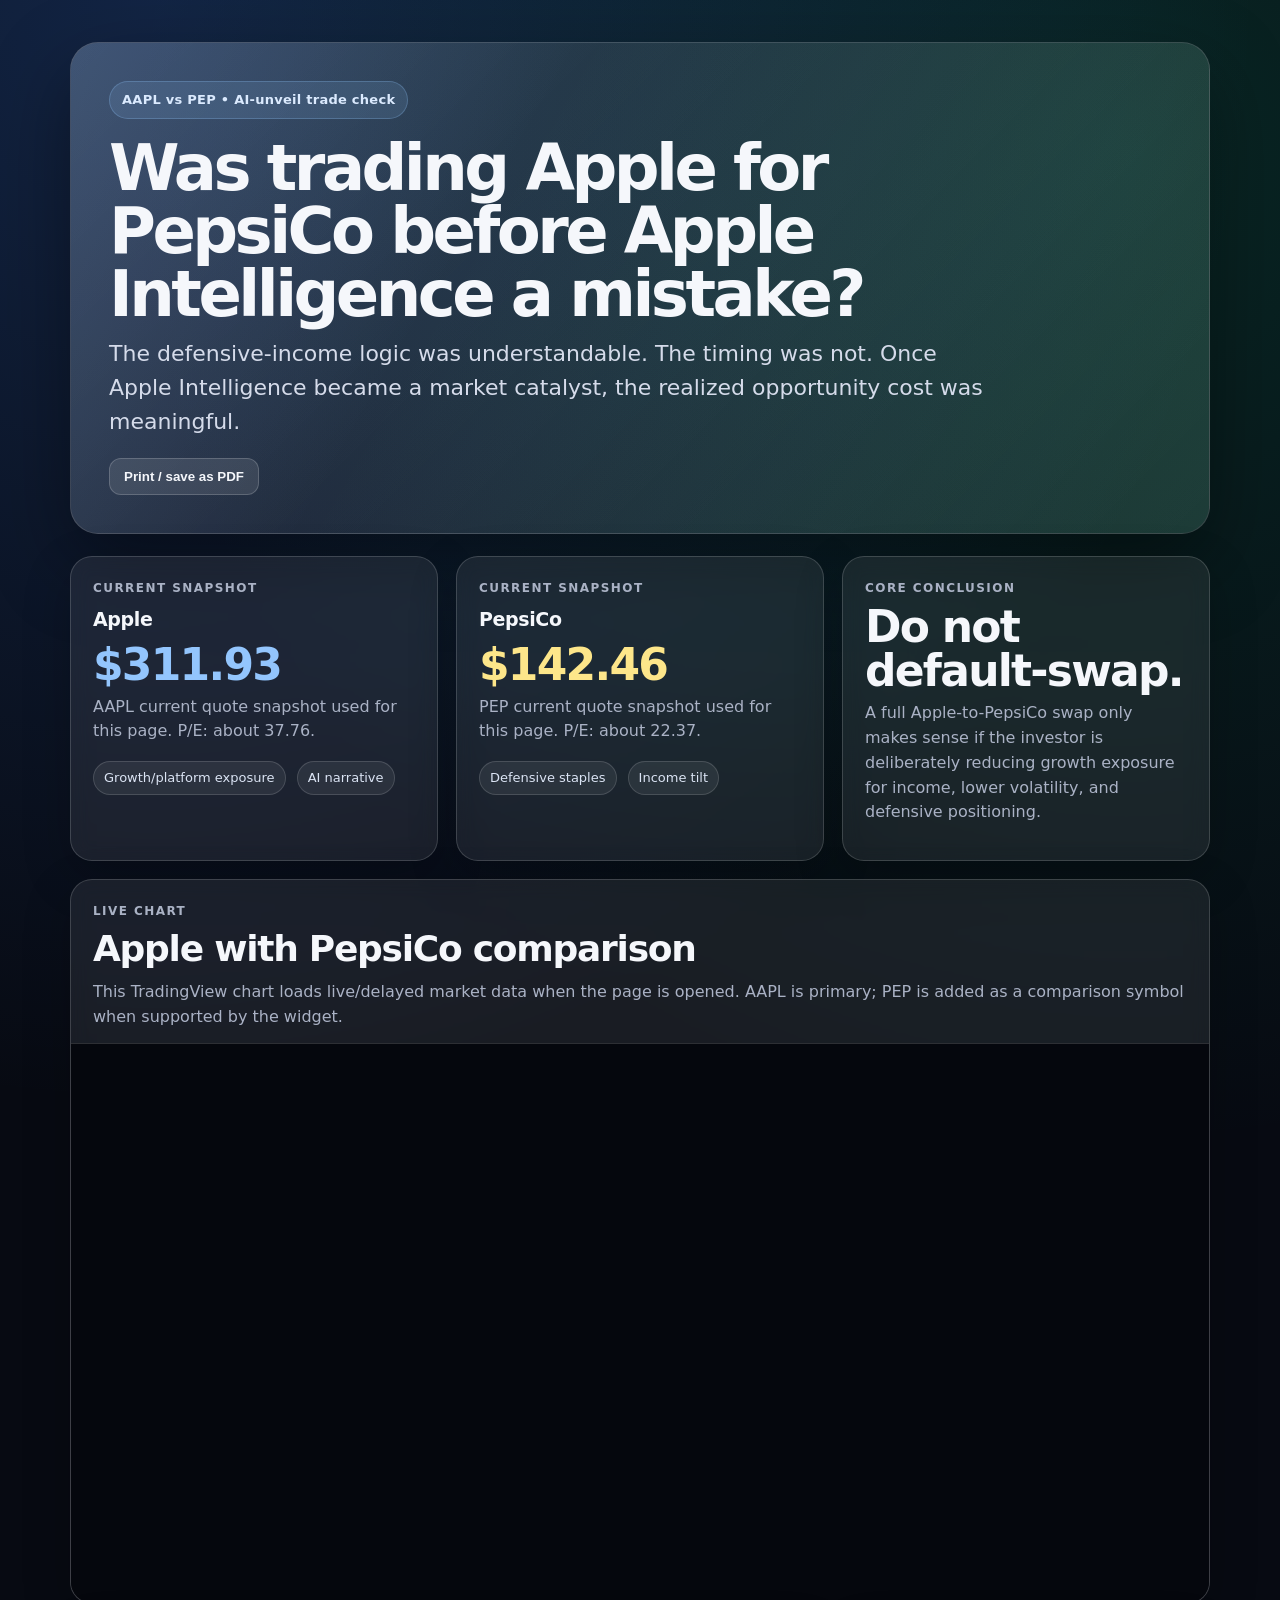
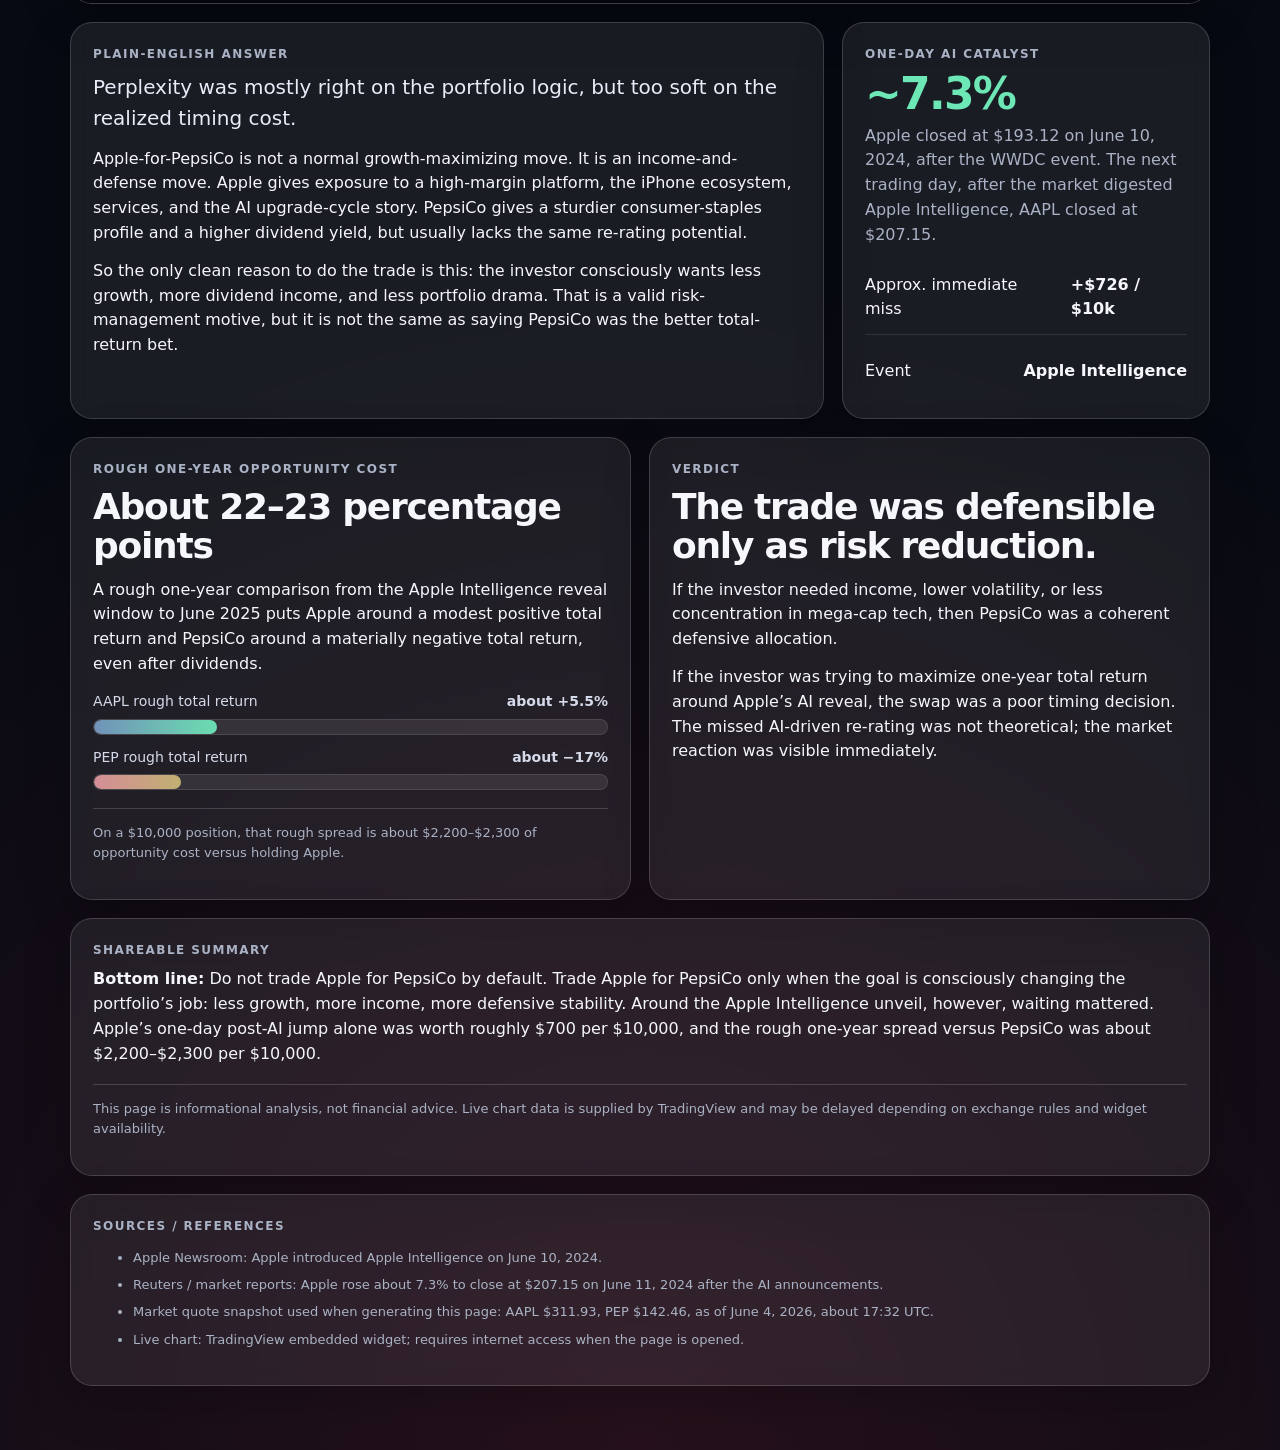
<file: apep.html>
<!doctype html>
<html lang="en">
<head>
  <meta charset="utf-8">
  <meta name="viewport" content="width=device-width, initial-scale=1">
  <title>Apple vs PepsiCo: Was selling AAPL before Apple Intelligence a mistake?</title>
  <meta name="description" content="A shareable analysis of whether trading Apple stock for PepsiCo made sense around Apple's Apple Intelligence reveal, with a live TradingView chart.">
  <style>
    :root {
      --bg: #070a12;
      --panel: rgba(255,255,255,0.075);
      --panel2: rgba(255,255,255,0.105);
      --text: #f5f7fb;
      --muted: #aab2c5;
      --line: rgba(255,255,255,0.16);
      --green: #6ee7b7;
      --blue: #93c5fd;
      --red: #fda4af;
      --gold: #fde68a;
      --shadow: 0 30px 80px rgba(0,0,0,0.38);
      --radius: 22px;
    }
    * { box-sizing: border-box; }
    body {
      margin: 0;
      font-family: Inter, ui-sans-serif, system-ui, -apple-system, BlinkMacSystemFont, "Segoe UI", Roboto, Arial, sans-serif;
      background:
        radial-gradient(circle at 12% 0%, rgba(59,130,246,0.22), transparent 34%),
        radial-gradient(circle at 88% 5%, rgba(16,185,129,0.16), transparent 32%),
        radial-gradient(circle at 50% 100%, rgba(244,63,94,0.13), transparent 38%),
        var(--bg);
      color: var(--text);
      line-height: 1.55;
    }
    a { color: #bfdbfe; }
    .wrap {
      max-width: 1180px;
      margin: 0 auto;
      padding: 42px 20px 64px;
    }
    .hero {
      padding: 38px;
      border: 1px solid var(--line);
      border-radius: 28px;
      background: linear-gradient(135deg, rgba(255,255,255,0.12), rgba(255,255,255,0.045));
      box-shadow: var(--shadow);
      overflow: hidden;
      position: relative;
    }
    .hero:before {
      content: "";
      position: absolute;
      inset: -1px;
      background: linear-gradient(120deg, rgba(147,197,253,0.18), transparent 36%, rgba(110,231,183,0.12));
      pointer-events: none;
    }
    .hero > * { position: relative; z-index: 1; }
    .eyebrow {
      display: inline-flex;
      gap: 10px;
      align-items: center;
      padding: 8px 12px;
      border-radius: 999px;
      color: #dbeafe;
      background: rgba(147,197,253,0.13);
      border: 1px solid rgba(147,197,253,0.25);
      font-size: 13px;
      letter-spacing: .02em;
      font-weight: 700;
    }
    h1 {
      margin: 18px 0 12px;
      font-size: clamp(34px, 6vw, 64px);
      line-height: .98;
      letter-spacing: -0.055em;
      max-width: 960px;
    }
    .lede {
      max-width: 880px;
      font-size: clamp(17px, 2.2vw, 22px);
      color: #d5dbea;
      margin: 0;
    }
    .grid {
      display: grid;
      grid-template-columns: repeat(12, 1fr);
      gap: 18px;
      margin-top: 22px;
    }
    .card {
      border: 1px solid var(--line);
      background: var(--panel);
      border-radius: var(--radius);
      padding: 22px;
      box-shadow: 0 16px 48px rgba(0,0,0,0.22);
      backdrop-filter: blur(10px);
    }
    .span-4 { grid-column: span 4; }
    .span-6 { grid-column: span 6; }
    .span-8 { grid-column: span 8; }
    .span-12 { grid-column: span 12; }
    @media (max-width: 900px) {
      .span-4, .span-6, .span-8 { grid-column: span 12; }
      .hero { padding: 26px; }
    }
    .kicker {
      color: var(--muted);
      text-transform: uppercase;
      letter-spacing: .12em;
      font-size: 12px;
      font-weight: 800;
      margin-bottom: 8px;
    }
    .big {
      font-size: clamp(28px, 4vw, 44px);
      line-height: 1;
      font-weight: 850;
      letter-spacing: -0.04em;
      margin: 4px 0 8px;
    }
    .muted { color: var(--muted); }
    .green { color: var(--green); }
    .red { color: var(--red); }
    .blue { color: var(--blue); }
    .gold { color: var(--gold); }
    .chart {
      min-height: 620px;
      padding: 0;
      overflow: hidden;
    }
    .chart-head {
      padding: 22px 22px 0;
    }
    .tvbox {
      height: 560px;
      margin-top: 12px;
      border-top: 1px solid var(--line);
      background: #05070d;
    }
    .tradingview-widget-container, .tradingview-widget-container__widget {
      height: 100%;
      width: 100%;
    }
    h2 {
      margin: 0 0 12px;
      letter-spacing: -0.035em;
      font-size: clamp(24px, 3vw, 36px);
      line-height: 1.1;
    }
    h3 {
      margin: 0 0 8px;
      font-size: 19px;
      letter-spacing: -0.02em;
    }
    p { margin: 0 0 13px; }
    .answer {
      font-size: 20px;
      color: #e7ecf8;
    }
    .math {
      display: grid;
      gap: 12px;
      margin-top: 8px;
    }
    .row {
      display: flex;
      justify-content: space-between;
      gap: 16px;
      padding: 12px 0;
      border-bottom: 1px solid rgba(255,255,255,0.10);
    }
    .row:last-child { border-bottom: 0; }
    .pill {
      display: inline-flex;
      align-items: center;
      border: 1px solid rgba(255,255,255,0.14);
      background: rgba(255,255,255,0.07);
      padding: 6px 10px;
      border-radius: 999px;
      font-size: 13px;
      color: #dbe4f4;
      margin: 4px 6px 0 0;
    }
    .barwrap {
      margin-top: 14px;
      display: grid;
      gap: 12px;
    }
    .bar-label {
      display: flex;
      justify-content: space-between;
      font-size: 14px;
      color: #d5dbea;
      margin-bottom: 6px;
    }
    .bar-bg {
      height: 16px;
      background: rgba(255,255,255,0.09);
      border: 1px solid rgba(255,255,255,0.10);
      border-radius: 999px;
      overflow: hidden;
    }
    .bar-fill {
      height: 100%;
      border-radius: 999px;
    }
    .aaplbar { width: 24%; background: linear-gradient(90deg, rgba(147,197,253,0.65), rgba(110,231,183,0.95)); }
    .pepbar { width: 17%; background: linear-gradient(90deg, rgba(253,164,175,0.8), rgba(253,230,138,0.7)); }
    .note {
      font-size: 13px;
      color: var(--muted);
      border-top: 1px solid var(--line);
      margin-top: 18px;
      padding-top: 14px;
    }
    .sources {
      font-size: 13px;
      color: var(--muted);
    }
    .sources li { margin: 7px 0; }
    .print-btn {
      appearance: none;
      border: 1px solid rgba(255,255,255,0.18);
      background: rgba(255,255,255,0.10);
      color: var(--text);
      border-radius: 12px;
      padding: 10px 14px;
      font-weight: 700;
      cursor: pointer;
      margin-top: 18px;
    }
    .print-btn:hover { background: rgba(255,255,255,0.16); }
    @media print {
      body { background: #fff; color: #111827; }
      .hero, .card { background: #fff; box-shadow: none; border: 1px solid #d1d5db; }
      .muted, .sources { color: #4b5563; }
      .print-btn, .chart { display: none; }
      a { color: #1d4ed8; }
    }
  </style>
</head>
<body>
  <main class="wrap">
    <section class="hero">
      <div class="eyebrow">AAPL vs PEP • AI-unveil trade check</div>
      <h1>Was trading Apple for PepsiCo before Apple Intelligence a mistake?</h1>
      <p class="lede">
        The defensive-income logic was understandable. The timing was not. Once Apple Intelligence became a market catalyst, the realized opportunity cost was meaningful.
      </p>
      <button class="print-btn" onclick="window.print()">Print / save as PDF</button>
    </section>

    <section class="grid">
      <article class="card span-4">
        <div class="kicker">Current snapshot</div>
        <h3>Apple</h3>
        <div class="big blue">$311.93</div>
        <p class="muted">AAPL current quote snapshot used for this page. P/E: about 37.76.</p>
        <span class="pill">Growth/platform exposure</span>
        <span class="pill">AI narrative</span>
      </article>

      <article class="card span-4">
        <div class="kicker">Current snapshot</div>
        <h3>PepsiCo</h3>
        <div class="big gold">$142.46</div>
        <p class="muted">PEP current quote snapshot used for this page. P/E: about 22.37.</p>
        <span class="pill">Defensive staples</span>
        <span class="pill">Income tilt</span>
      </article>

      <article class="card span-4">
        <div class="kicker">Core conclusion</div>
        <div class="big">Do not default-swap.</div>
        <p class="muted">
          A full Apple-to-PepsiCo swap only makes sense if the investor is deliberately reducing growth exposure for income, lower volatility, and defensive positioning.
        </p>
      </article>

      <article class="card span-12 chart">
        <div class="chart-head">
          <div class="kicker">Live chart</div>
          <h2>Apple with PepsiCo comparison</h2>
          <p class="muted">
            This TradingView chart loads live/delayed market data when the page is opened. AAPL is primary; PEP is added as a comparison symbol when supported by the widget.
          </p>
        </div>
        <div class="tvbox">
          <div class="tradingview-widget-container">
            <div class="tradingview-widget-container__widget"></div>
            <script type="text/javascript" src="https://s3.tradingview.com/external-embedding/embed-widget-advanced-chart.js" async>
            {
              "autosize": true,
              "symbol": "NASDAQ:AAPL",
              "interval": "D",
              "timezone": "Etc/UTC",
              "theme": "dark",
              "style": "1",
              "locale": "en",
              "allow_symbol_change": true,
              "calendar": false,
              "details": true,
              "hotlist": false,
              "hide_side_toolbar": false,
              "support_host": "https://www.tradingview.com",
              "compareSymbols": [
                {
                  "symbol": "NASDAQ:PEP",
                  "position": "SameScale"
                }
              ]
            }
            </script>
          </div>
        </div>
      </article>

      <article class="card span-8">
        <div class="kicker">Plain-English answer</div>
        <p class="answer">
          Perplexity was mostly right on the portfolio logic, but too soft on the realized timing cost.
        </p>
        <p>
          Apple-for-PepsiCo is not a normal growth-maximizing move. It is an income-and-defense move. Apple gives exposure to a high-margin platform, the iPhone ecosystem, services, and the AI upgrade-cycle story. PepsiCo gives a sturdier consumer-staples profile and a higher dividend yield, but usually lacks the same re-rating potential.
        </p>
        <p>
          So the only clean reason to do the trade is this: the investor consciously wants less growth, more dividend income, and less portfolio drama. That is a valid risk-management motive, but it is not the same as saying PepsiCo was the better total-return bet.
        </p>
      </article>

      <aside class="card span-4">
        <div class="kicker">One-day AI catalyst</div>
        <div class="big green">~7.3%</div>
        <p class="muted">
          Apple closed at $193.12 on June 10, 2024, after the WWDC event. The next trading day, after the market digested Apple Intelligence, AAPL closed at $207.15.
        </p>
        <div class="math">
          <div class="row"><span>Approx. immediate miss</span><strong>+$726 / $10k</strong></div>
          <div class="row"><span>Event</span><strong>Apple Intelligence</strong></div>
        </div>
      </aside>

      <article class="card span-6">
        <div class="kicker">Rough one-year opportunity cost</div>
        <h2>About 22–23 percentage points</h2>
        <p>
          A rough one-year comparison from the Apple Intelligence reveal window to June 2025 puts Apple around a modest positive total return and PepsiCo around a materially negative total return, even after dividends.
        </p>
        <div class="barwrap">
          <div>
            <div class="bar-label"><span>AAPL rough total return</span><strong>about +5.5%</strong></div>
            <div class="bar-bg"><div class="bar-fill aaplbar"></div></div>
          </div>
          <div>
            <div class="bar-label"><span>PEP rough total return</span><strong>about −17%</strong></div>
            <div class="bar-bg"><div class="bar-fill pepbar"></div></div>
          </div>
        </div>
        <p class="note">
          On a $10,000 position, that rough spread is about $2,200–$2,300 of opportunity cost versus holding Apple.
        </p>
      </article>

      <article class="card span-6">
        <div class="kicker">Verdict</div>
        <h2>The trade was defensible only as risk reduction.</h2>
        <p>
          If the investor needed income, lower volatility, or less concentration in mega-cap tech, then PepsiCo was a coherent defensive allocation.
        </p>
        <p>
          If the investor was trying to maximize one-year total return around Apple’s AI reveal, the swap was a poor timing decision. The missed AI-driven re-rating was not theoretical; the market reaction was visible immediately.
        </p>
      </article>

      <article class="card span-12">
        <div class="kicker">Shareable summary</div>
        <p>
          <strong>Bottom line:</strong> Do not trade Apple for PepsiCo by default. Trade Apple for PepsiCo only when the goal is consciously changing the portfolio’s job: less growth, more income, more defensive stability. Around the Apple Intelligence unveil, however, waiting mattered. Apple’s one-day post-AI jump alone was worth roughly $700 per $10,000, and the rough one-year spread versus PepsiCo was about $2,200–$2,300 per $10,000.
        </p>
        <p class="note">
          This page is informational analysis, not financial advice. Live chart data is supplied by TradingView and may be delayed depending on exchange rules and widget availability.
        </p>
      </article>

      <article class="card span-12 sources">
        <div class="kicker">Sources / references</div>
        <ul>
          <li>Apple Newsroom: Apple introduced Apple Intelligence on June 10, 2024.</li>
          <li>Reuters / market reports: Apple rose about 7.3% to close at $207.15 on June 11, 2024 after the AI announcements.</li>
          <li>Market quote snapshot used when generating this page: AAPL $311.93, PEP $142.46, as of June 4, 2026, about 17:32 UTC.</li>
          <li>Live chart: TradingView embedded widget; requires internet access when the page is opened.</li>
        </ul>
      </article>
    </section>
  </main>
</body>
</html>
</file>
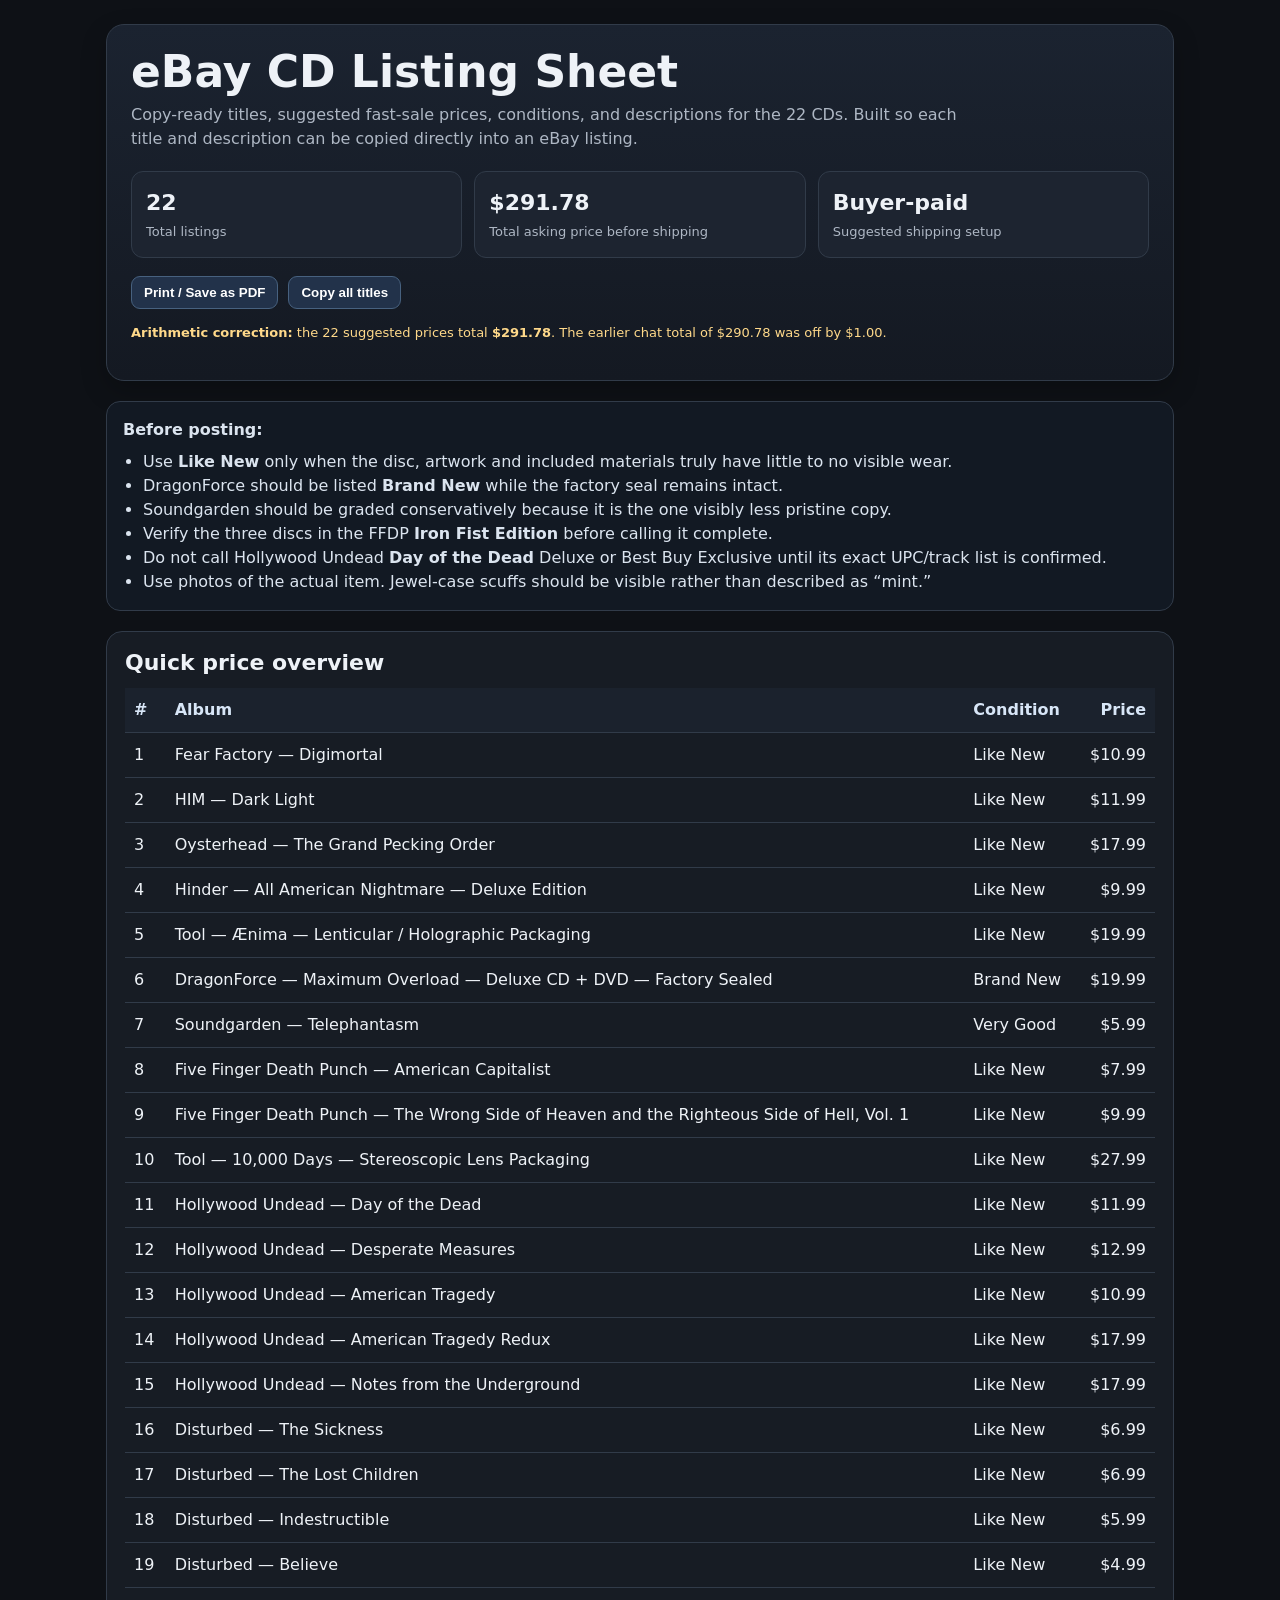
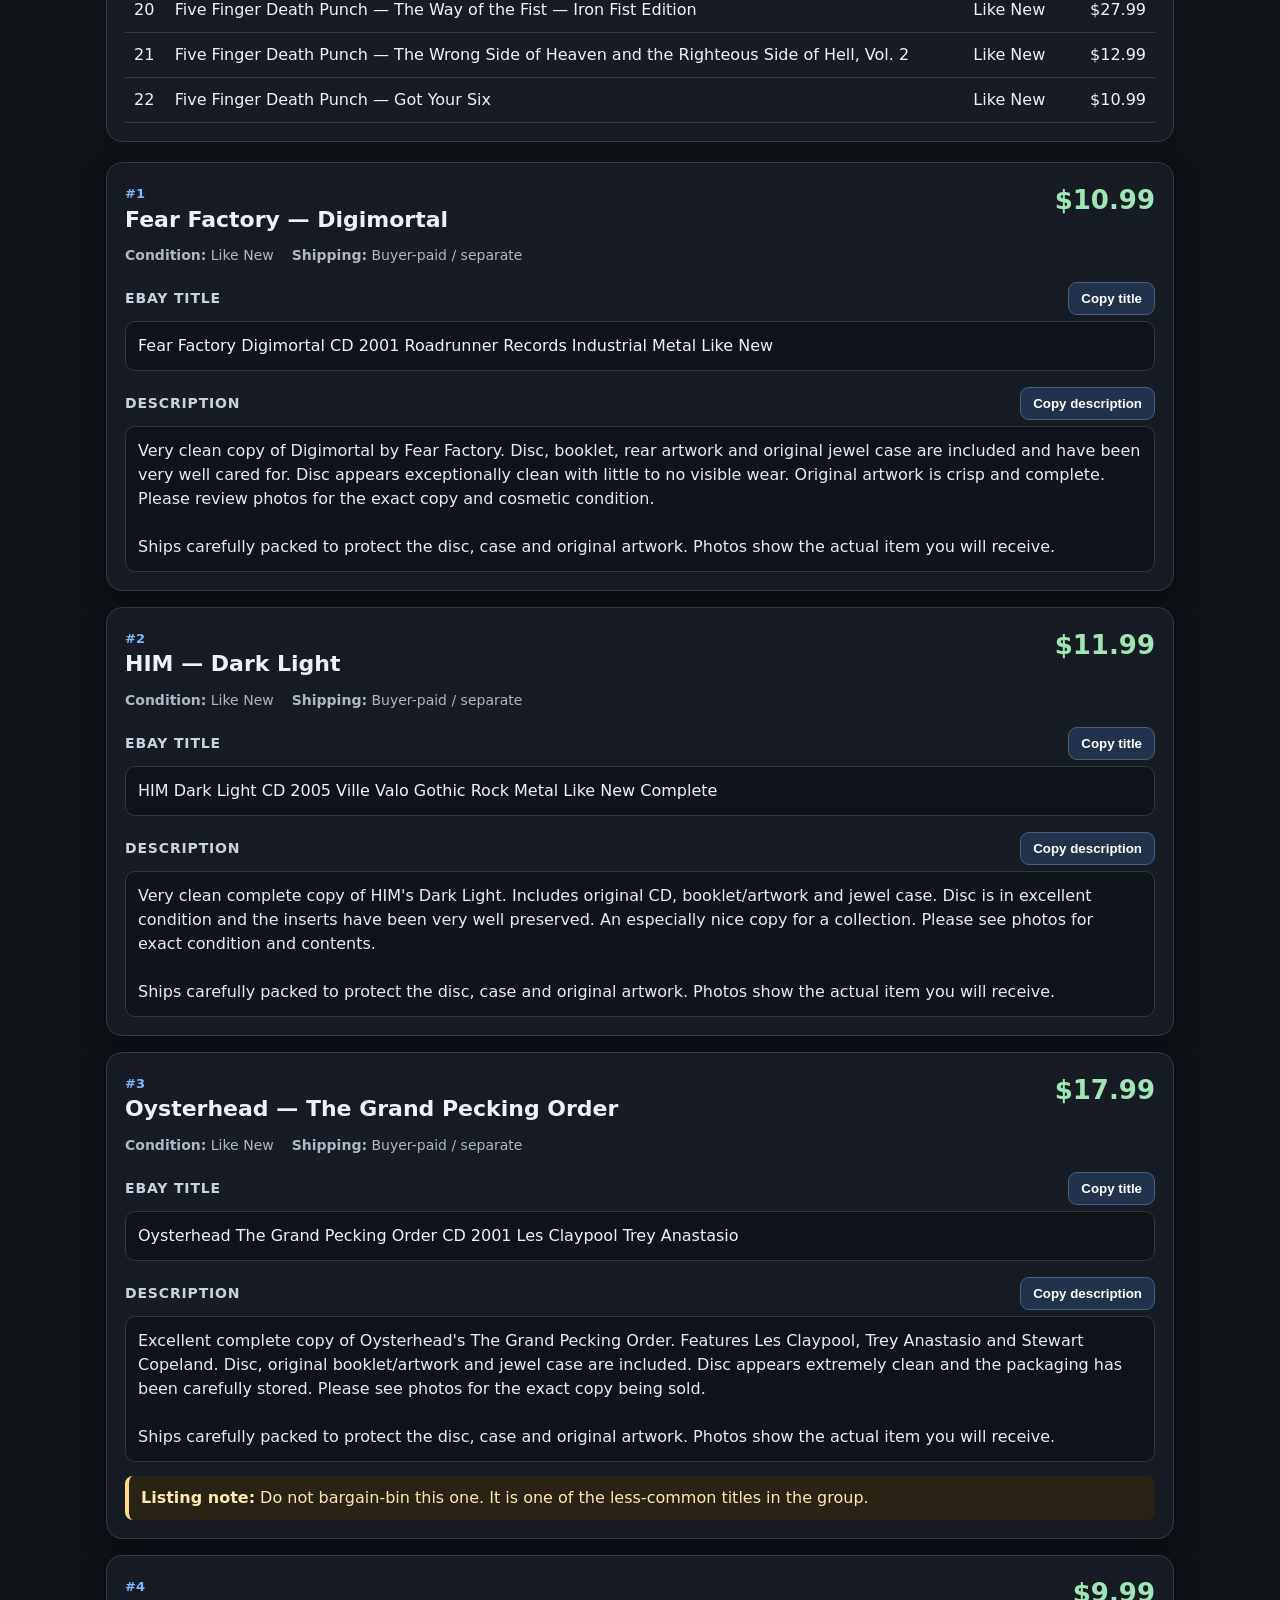
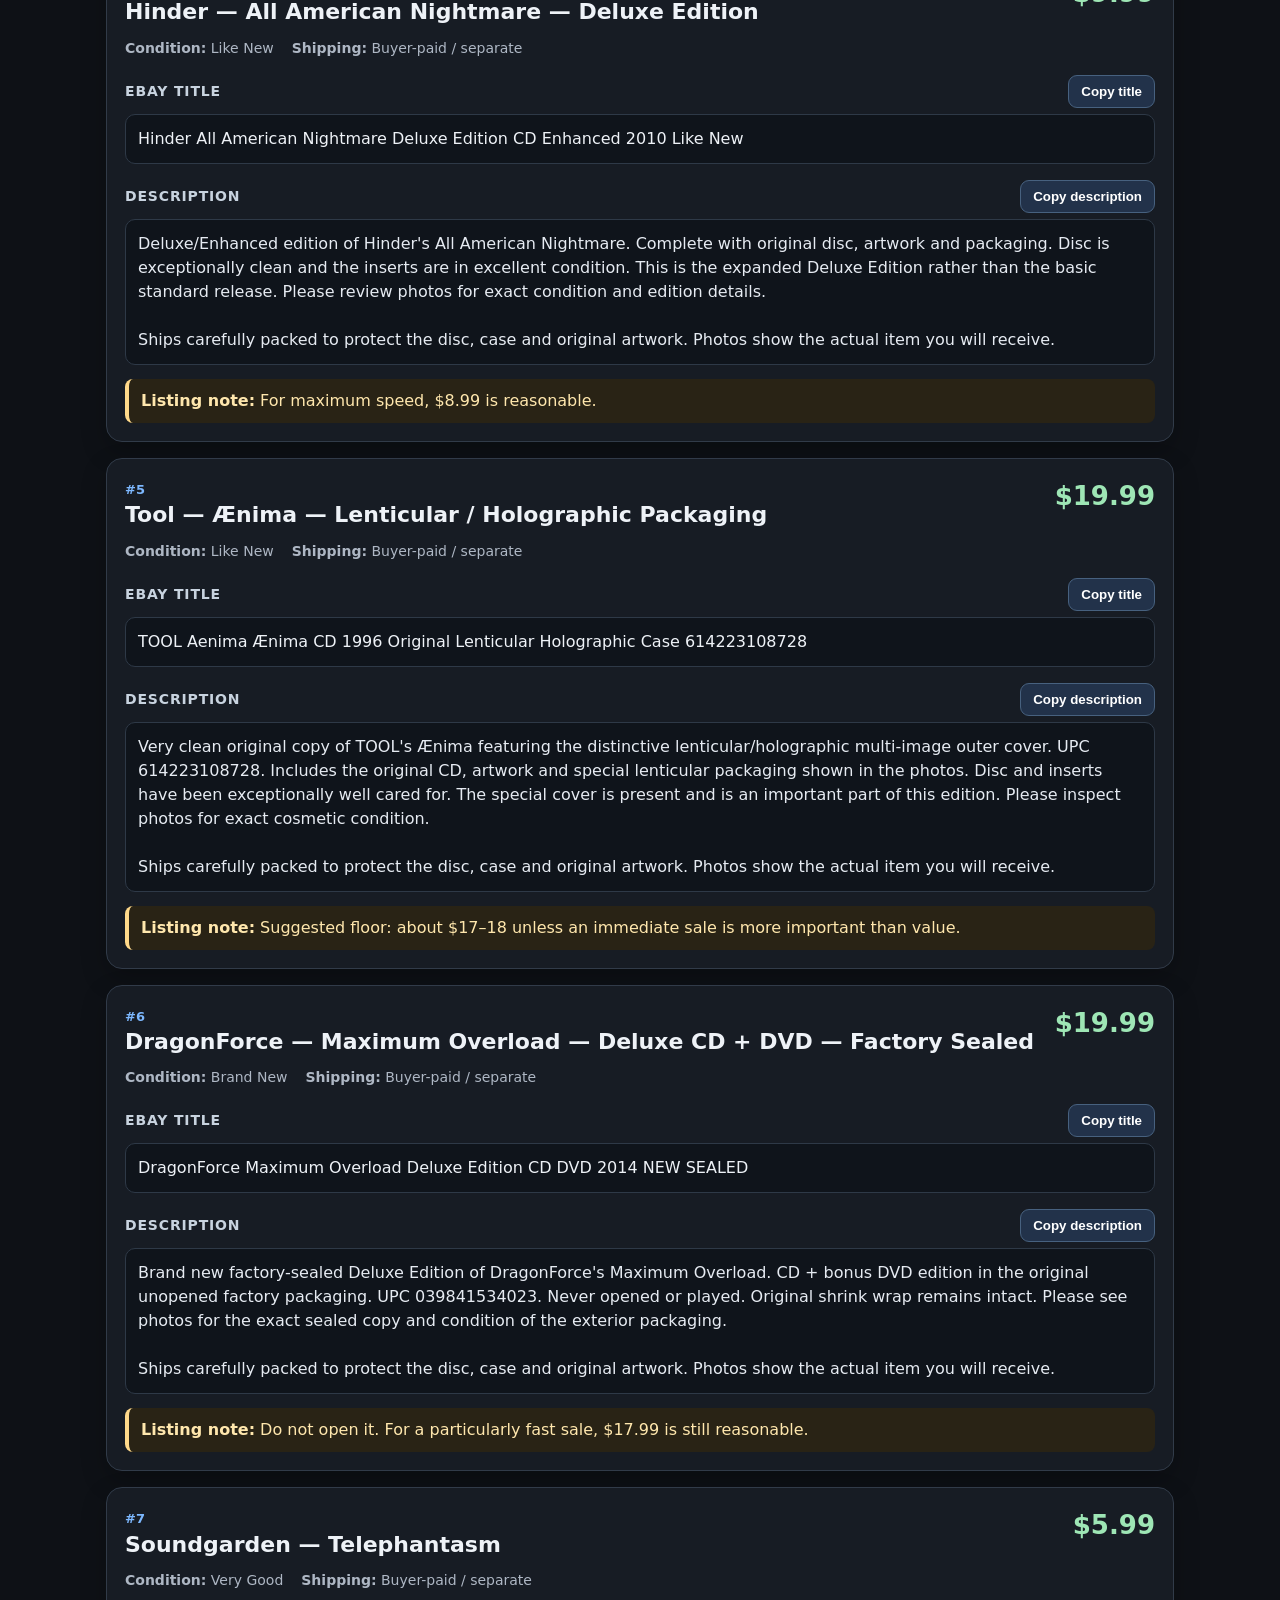
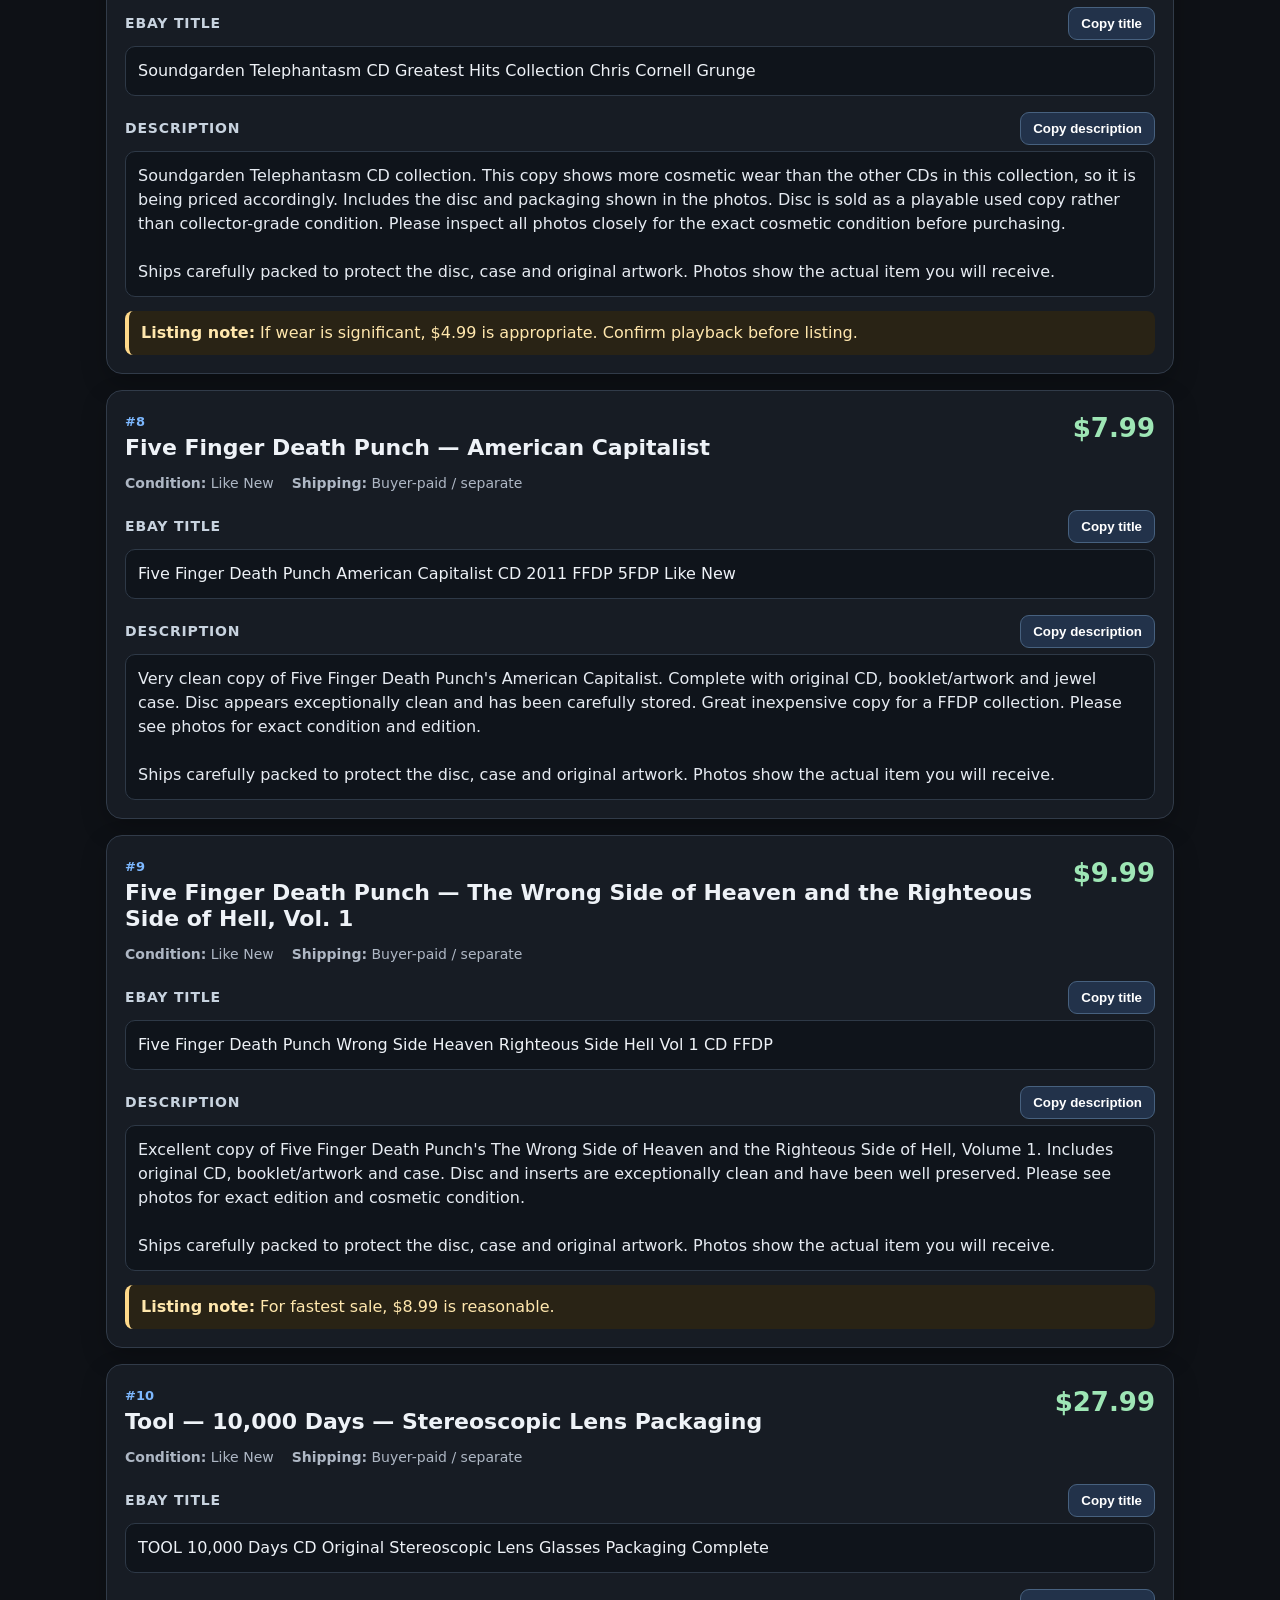
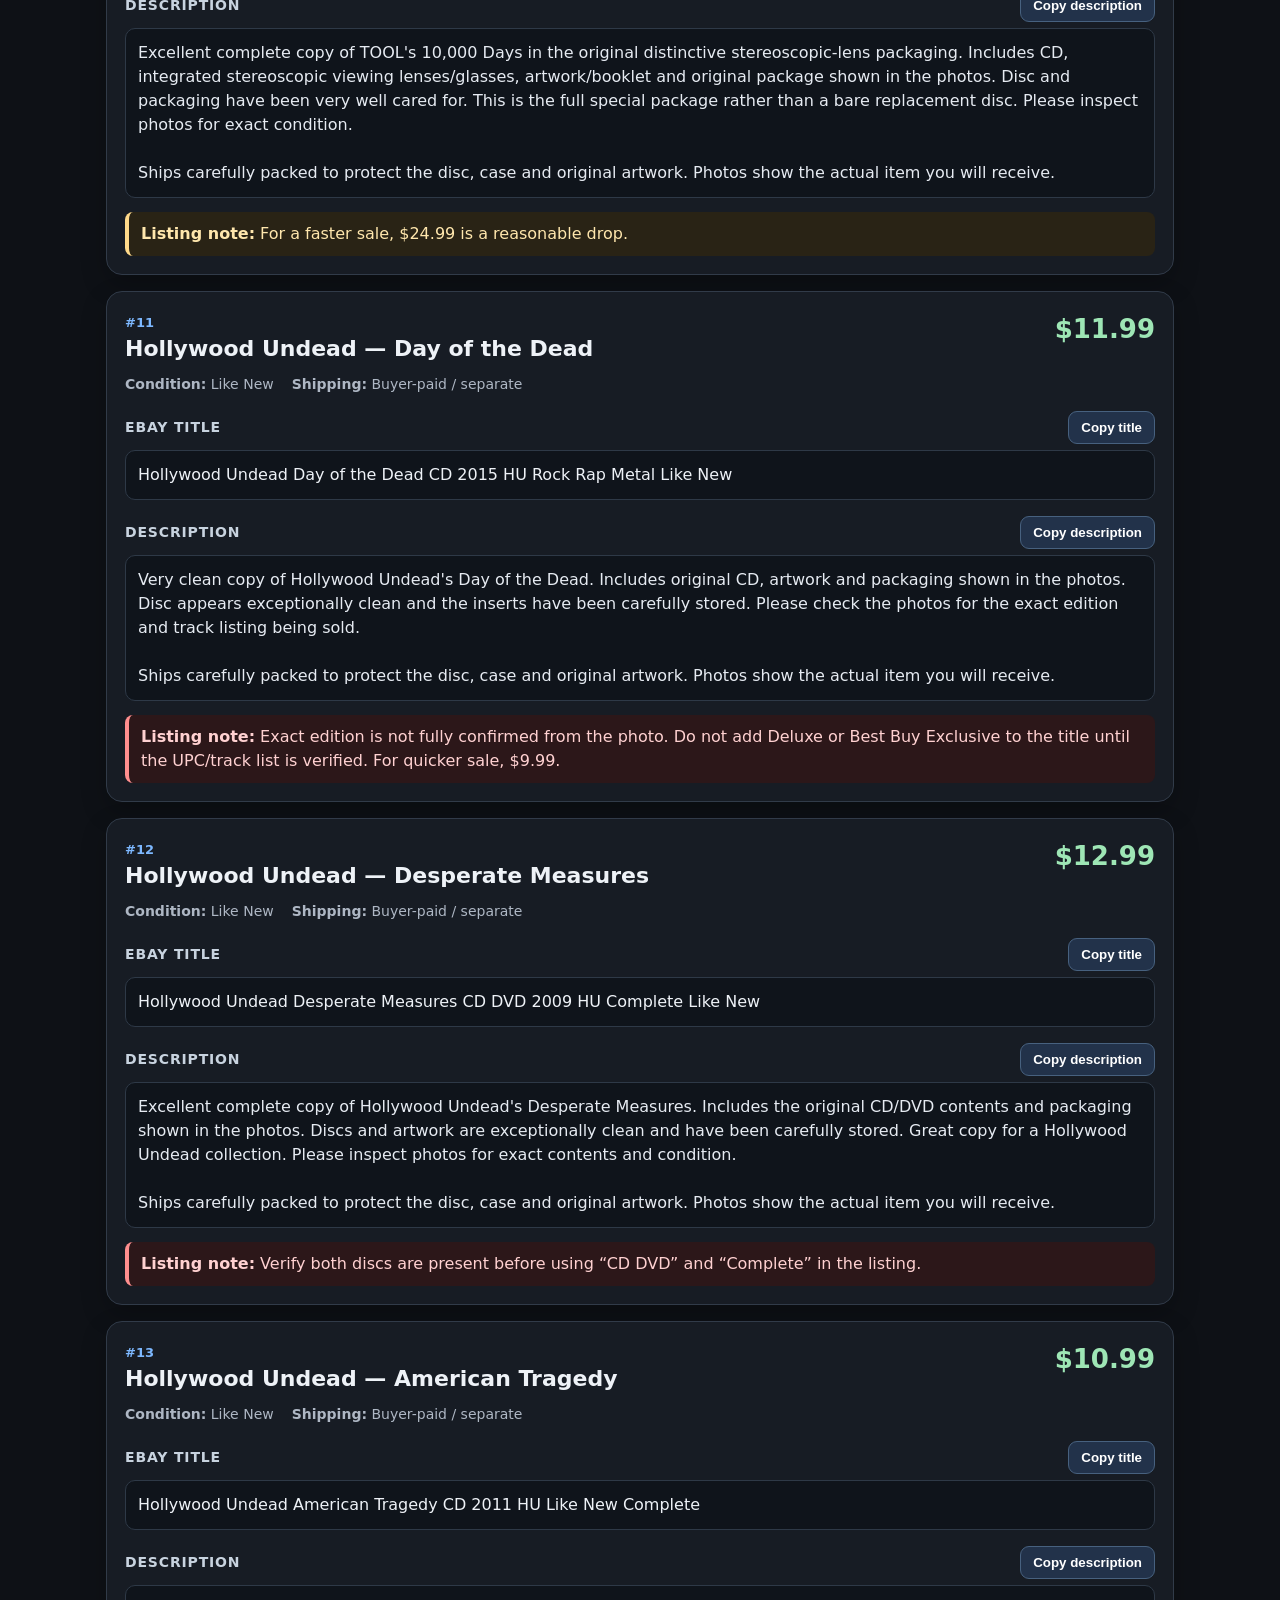
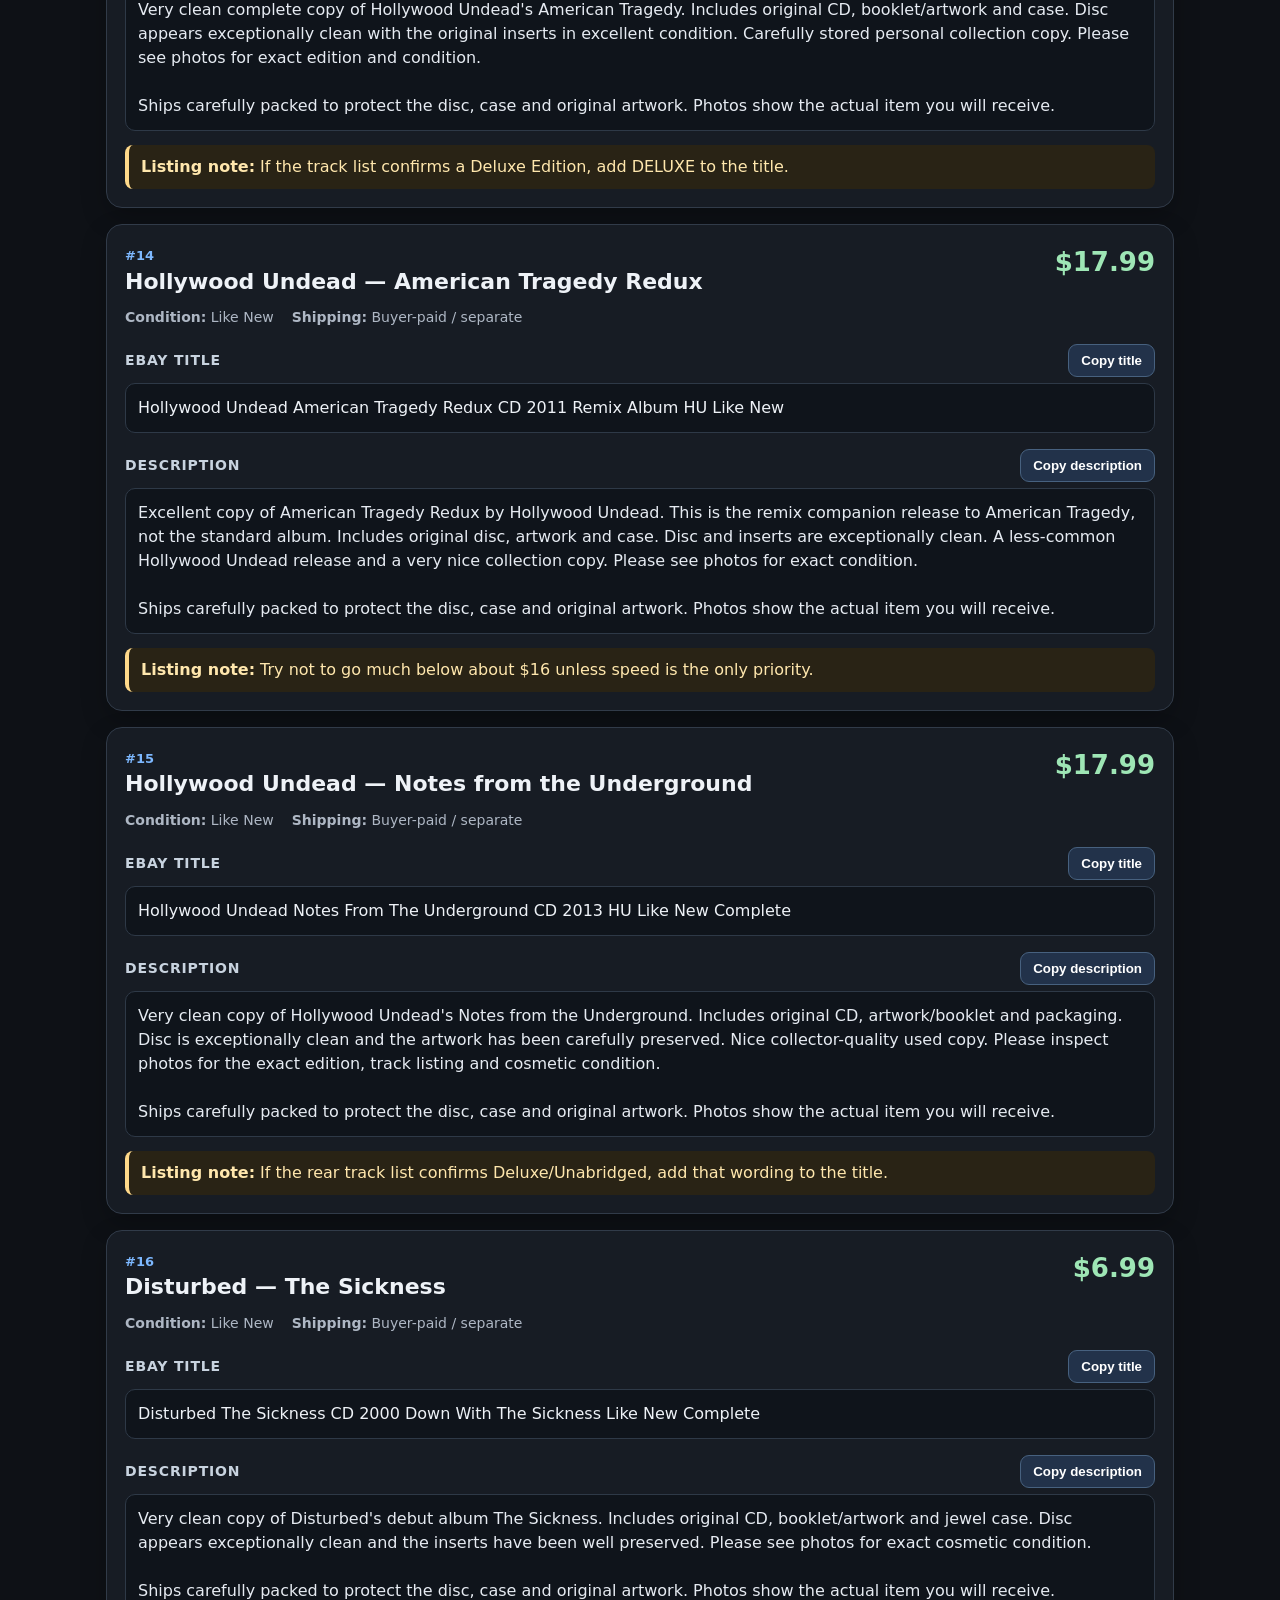
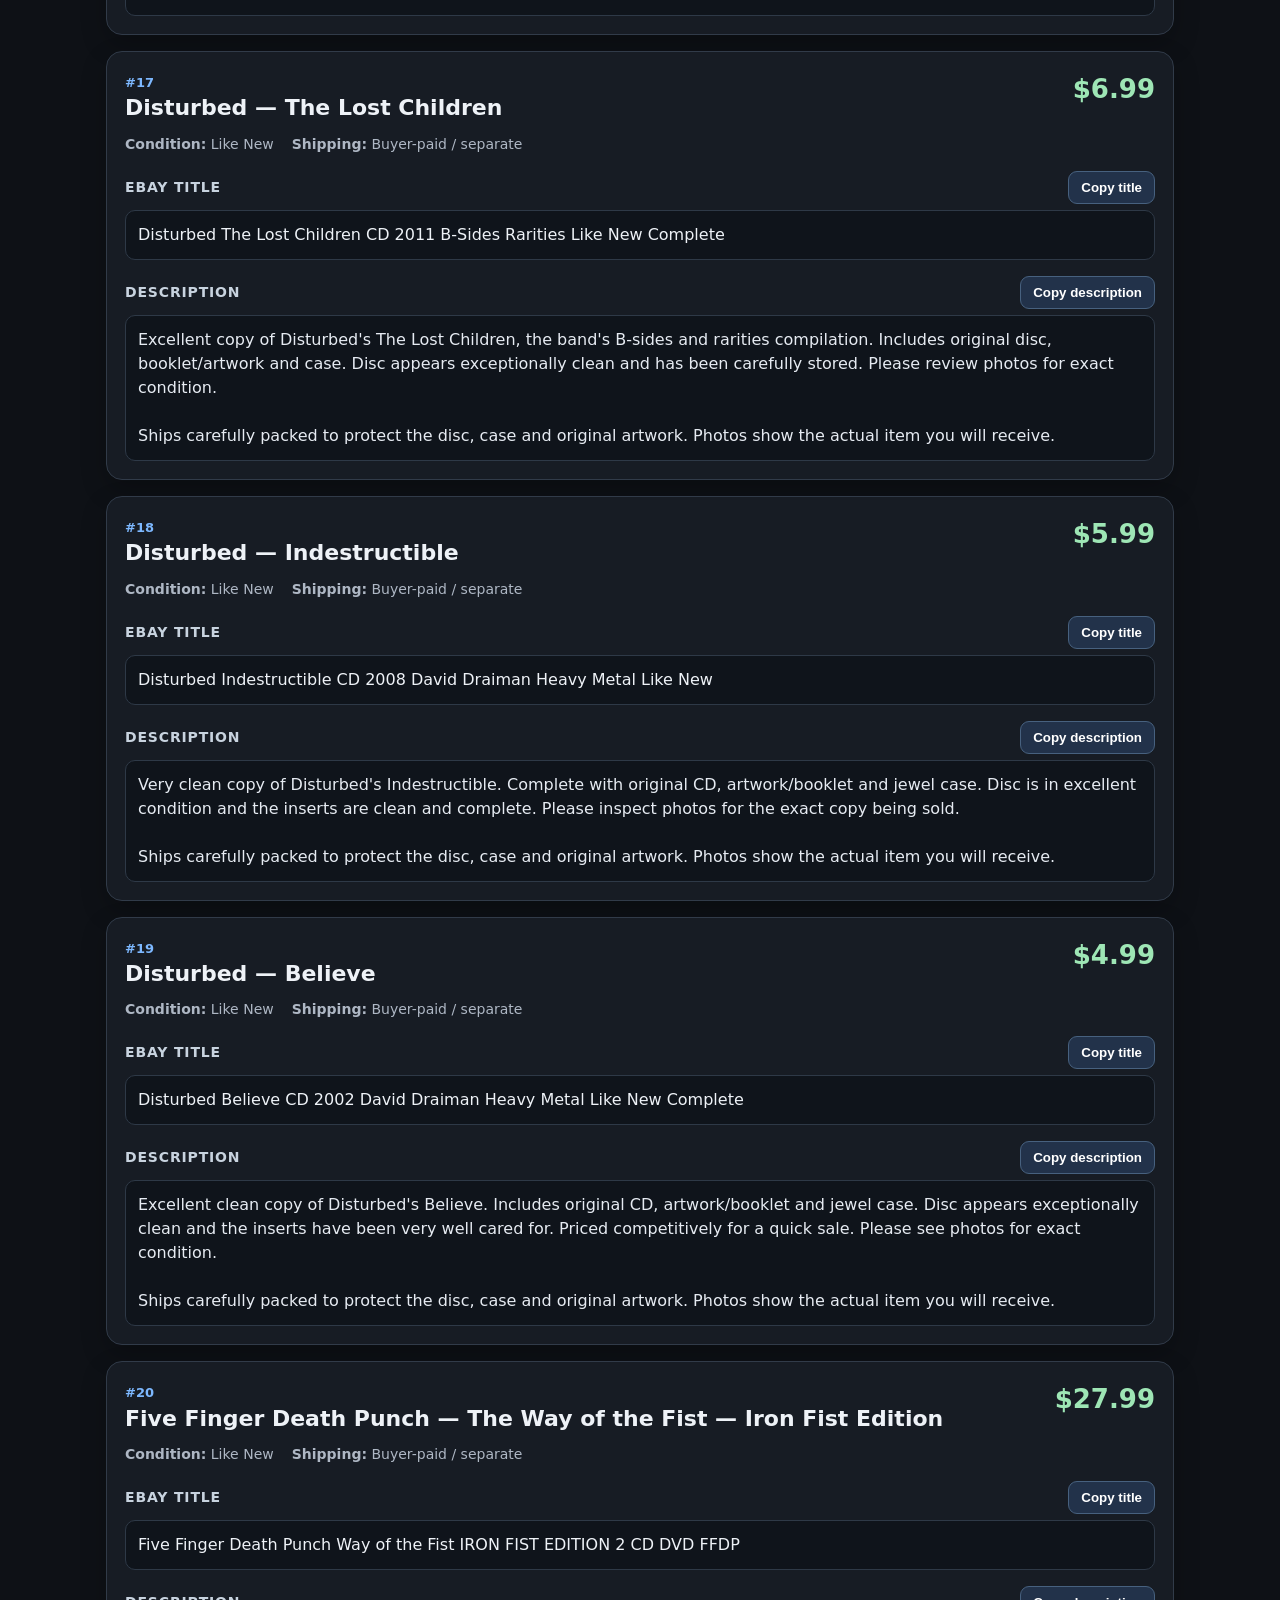
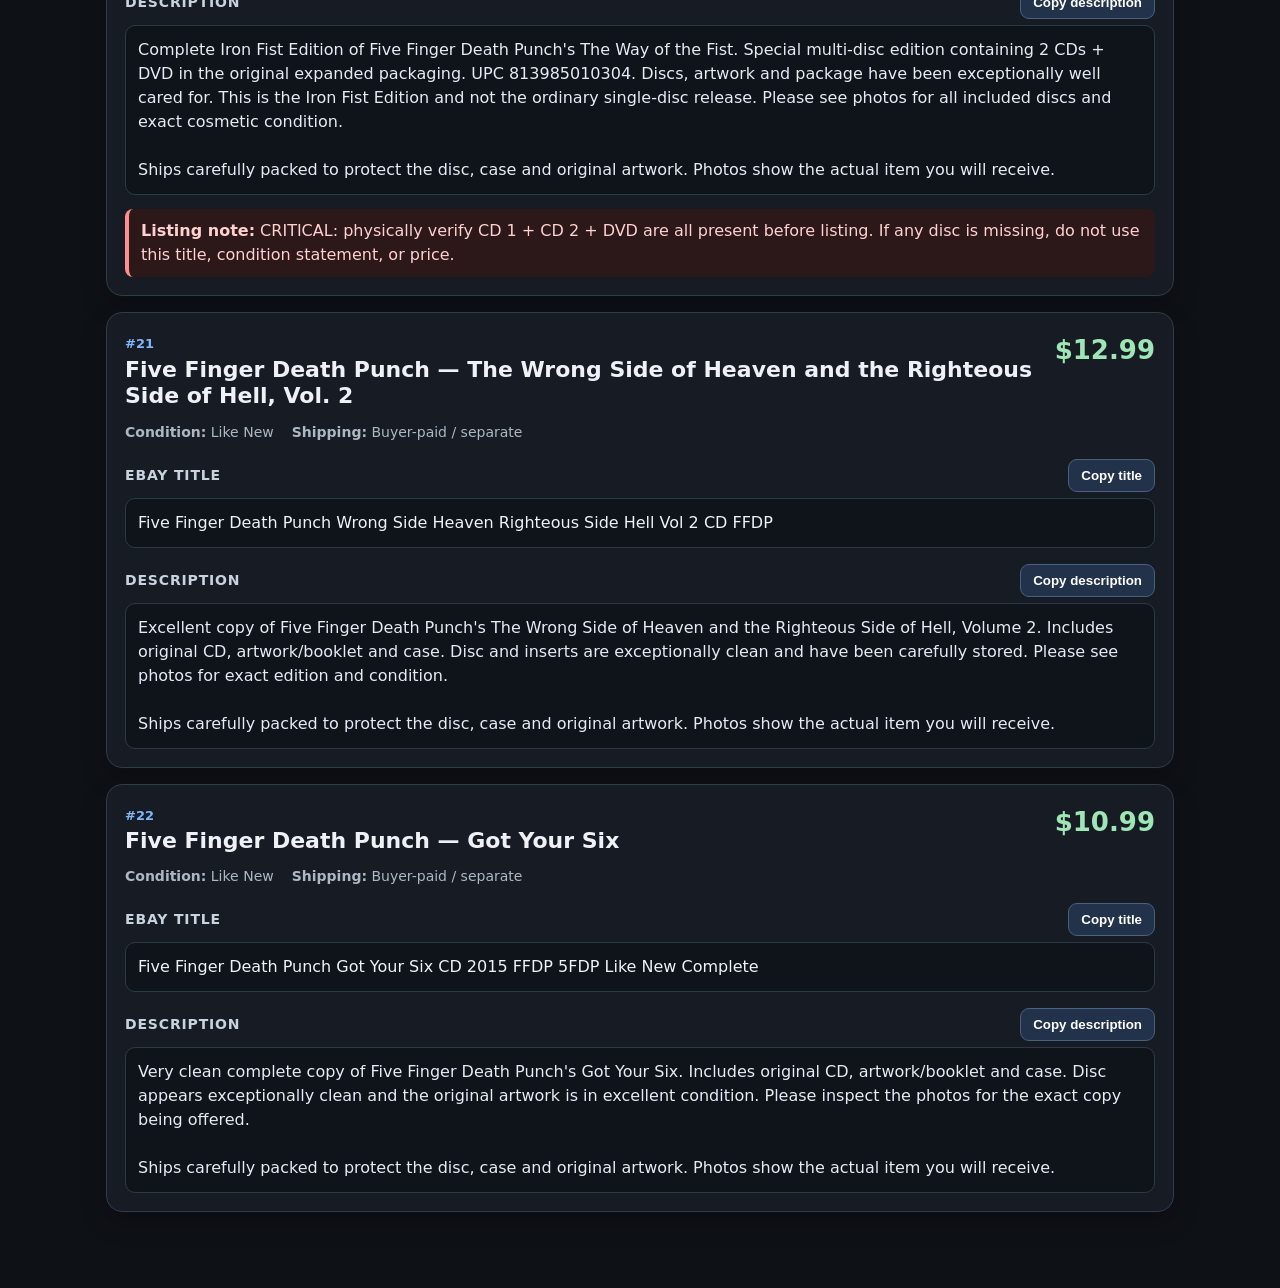
<file: ebay_cd_listing_sheet.html>
<!doctype html>
<html lang="en">
<head>
<meta charset="utf-8">
<meta name="viewport" content="width=device-width, initial-scale=1">
<title>eBay CD Listing Sheet</title>
<style>
  :root {
    --bg: #0e1116;
    --panel: #171c24;
    --panel2: #1d2430;
    --text: #eef2f7;
    --muted: #aeb7c4;
    --border: #313b49;
    --accent: #7db8ff;
    --good: #9ee6b5;
    --warn: #ffd98a;
    --danger: #ffb2b2;
    --shadow: 0 10px 26px rgba(0,0,0,.22);
  }
  * { box-sizing: border-box; }
  html { scroll-behavior: smooth; }
  body {
    margin: 0;
    background: var(--bg);
    color: var(--text);
    font: 16px/1.5 system-ui, -apple-system, BlinkMacSystemFont, "Segoe UI", sans-serif;
  }
  .wrap { max-width: 1100px; margin: 0 auto; padding: 24px 16px 60px; }
  header.hero {
    background: linear-gradient(180deg, #1b2330, #141922);
    border: 1px solid var(--border);
    border-radius: 18px;
    padding: 24px;
    box-shadow: var(--shadow);
    margin-bottom: 20px;
  }
  h1 { margin: 0 0 8px; font-size: clamp(28px, 5vw, 44px); line-height: 1.05; }
  .subtitle { color: var(--muted); margin: 0; max-width: 850px; }
  .stats {
    display: grid;
    grid-template-columns: repeat(3, minmax(0, 1fr));
    gap: 12px;
    margin-top: 20px;
  }
  .stat {
    background: var(--panel2);
    border: 1px solid var(--border);
    border-radius: 12px;
    padding: 14px;
  }
  .stat b { display:block; font-size: 22px; }
  .stat span { color: var(--muted); font-size: 13px; }
  .controls {
    display:flex; flex-wrap:wrap; gap:10px; margin-top:18px;
  }
  button {
    appearance:none;
    border:1px solid #47617f;
    background:#22324a;
    color:#fff;
    padding:8px 12px;
    border-radius:9px;
    cursor:pointer;
    font-weight:650;
  }
  button:hover { background:#2b4060; }
  .overview {
    background: var(--panel);
    border:1px solid var(--border);
    border-radius:16px;
    padding:18px;
    margin:20px 0;
    overflow:auto;
  }
  table {
    width:100%;
    border-collapse:collapse;
    min-width:700px;
  }
  th, td {
    text-align:left;
    padding:10px 9px;
    border-bottom:1px solid var(--border);
    vertical-align:top;
  }
  th { color:#d8e6f7; background:#1b222d; position:sticky; top:0; }
  td:last-child, th:last-child { text-align:right; white-space:nowrap; }
  .listing {
    background: var(--panel);
    border:1px solid var(--border);
    border-radius:16px;
    padding:18px;
    margin:16px 0;
    box-shadow: var(--shadow);
  }
  .listing-head {
    display:flex;
    justify-content:space-between;
    align-items:flex-start;
    gap:18px;
  }
  .item-number {
    display:inline-block;
    color:var(--accent);
    font-weight:800;
    font-size:13px;
    margin-bottom:3px;
  }
  h2 { margin:0; font-size:22px; line-height:1.2; }
  .price {
    font-size:26px;
    font-weight:800;
    white-space:nowrap;
    color:var(--good);
  }
  .meta {
    display:flex;
    flex-wrap:wrap;
    gap:12px 18px;
    color:var(--muted);
    margin:12px 0 4px;
    font-size:14px;
  }
  .field { margin-top:16px; }
  .field-head {
    display:flex; justify-content:space-between; align-items:center; gap:12px; margin-bottom:6px;
  }
  h3 { margin:0; font-size:14px; color:#c8d3df; text-transform:uppercase; letter-spacing:.06em; }
  .copybox {
    background:#0f141b;
    border:1px solid #2e3947;
    border-radius:10px;
    padding:12px;
    white-space:pre-wrap;
    word-break:break-word;
  }
  .description { color:#e6ebf2; }
  .note {
    margin-top:14px;
    border-left:4px solid var(--warn);
    background:#292315;
    color:#ffe7ad;
    border-radius:8px;
    padding:10px 12px;
  }
  .note.warning {
    border-left-color:#ff8e8e;
    background:#2c1719;
    color:#ffd1d1;
  }
  .instructions {
    background:#121923;
    border:1px solid var(--border);
    border-radius:14px;
    padding:16px;
    margin:20px 0;
    color:#dbe4ef;
  }
  .instructions ul { margin:8px 0 0 20px; padding:0; }
  .fineprint { color:var(--muted); font-size:13px; margin-top:14px; }
  .corrected { color: var(--warn); }
  @media (max-width:700px) {
    .stats { grid-template-columns:1fr; }
    .listing-head { flex-direction:column; }
    .price { font-size:24px; }
    h2 { font-size:20px; }
    .field-head { align-items:flex-end; }
  }
  @media print {
    :root { --bg:#fff; --panel:#fff; --panel2:#fff; --text:#000; --muted:#444; --border:#bbb; --good:#000; }
    body { background:#fff; color:#000; font-size:12px; }
    .wrap { max-width:none; padding:0; }
    button, .controls { display:none !important; }
    header.hero, .overview, .listing, .instructions { box-shadow:none; break-inside:avoid; }
    .listing { page-break-inside:avoid; }
    .copybox { background:#fff; color:#000; }
    .note, .note.warning { background:#fff; color:#000; }
  }
</style>
</head>
<body>
<div class="wrap">

<header class="hero">
  <h1>eBay CD Listing Sheet</h1>
  <p class="subtitle">Copy-ready titles, suggested fast-sale prices, conditions, and descriptions for the 22 CDs. Built so each title and description can be copied directly into an eBay listing.</p>

  <div class="stats">
    <div class="stat"><b>22</b><span>Total listings</span></div>
    <div class="stat"><b>$291.78</b><span>Total asking price before shipping</span></div>
    <div class="stat"><b>Buyer-paid</b><span>Suggested shipping setup</span></div>
  </div>

  <div class="controls">
    <button type="button" onclick="window.print()">Print / Save as PDF</button>
    <button type="button" onclick="copyAllTitles(this)">Copy all titles</button>
  </div>

  <p class="fineprint corrected"><strong>Arithmetic correction:</strong> the 22 suggested prices total <strong>$291.78</strong>. The earlier chat total of $290.78 was off by $1.00.</p>
</header>

<section class="instructions">
  <strong>Before posting:</strong>
  <ul>
    <li>Use <strong>Like New</strong> only when the disc, artwork and included materials truly have little to no visible wear.</li>
    <li>DragonForce should be listed <strong>Brand New</strong> while the factory seal remains intact.</li>
    <li>Soundgarden should be graded conservatively because it is the one visibly less pristine copy.</li>
    <li>Verify the three discs in the FFDP <strong>Iron Fist Edition</strong> before calling it complete.</li>
    <li>Do not call Hollywood Undead <strong>Day of the Dead</strong> Deluxe or Best Buy Exclusive until its exact UPC/track list is confirmed.</li>
    <li>Use photos of the actual item. Jewel-case scuffs should be visible rather than described as “mint.”</li>
  </ul>
</section>

<section class="overview">
  <h2 style="margin-bottom:12px">Quick price overview</h2>
  <table>
    <thead><tr><th>#</th><th>Album</th><th>Condition</th><th>Price</th></tr></thead>
    <tbody>
      <tr><td>1</td><td>Fear Factory — Digimortal</td><td>Like New</td><td>$10.99</td></tr>
<tr><td>2</td><td>HIM — Dark Light</td><td>Like New</td><td>$11.99</td></tr>
<tr><td>3</td><td>Oysterhead — The Grand Pecking Order</td><td>Like New</td><td>$17.99</td></tr>
<tr><td>4</td><td>Hinder — All American Nightmare — Deluxe Edition</td><td>Like New</td><td>$9.99</td></tr>
<tr><td>5</td><td>Tool — Ænima — Lenticular / Holographic Packaging</td><td>Like New</td><td>$19.99</td></tr>
<tr><td>6</td><td>DragonForce — Maximum Overload — Deluxe CD + DVD — Factory Sealed</td><td>Brand New</td><td>$19.99</td></tr>
<tr><td>7</td><td>Soundgarden — Telephantasm</td><td>Very Good</td><td>$5.99</td></tr>
<tr><td>8</td><td>Five Finger Death Punch — American Capitalist</td><td>Like New</td><td>$7.99</td></tr>
<tr><td>9</td><td>Five Finger Death Punch — The Wrong Side of Heaven and the Righteous Side of Hell, Vol. 1</td><td>Like New</td><td>$9.99</td></tr>
<tr><td>10</td><td>Tool — 10,000 Days — Stereoscopic Lens Packaging</td><td>Like New</td><td>$27.99</td></tr>
<tr><td>11</td><td>Hollywood Undead — Day of the Dead</td><td>Like New</td><td>$11.99</td></tr>
<tr><td>12</td><td>Hollywood Undead — Desperate Measures</td><td>Like New</td><td>$12.99</td></tr>
<tr><td>13</td><td>Hollywood Undead — American Tragedy</td><td>Like New</td><td>$10.99</td></tr>
<tr><td>14</td><td>Hollywood Undead — American Tragedy Redux</td><td>Like New</td><td>$17.99</td></tr>
<tr><td>15</td><td>Hollywood Undead — Notes from the Underground</td><td>Like New</td><td>$17.99</td></tr>
<tr><td>16</td><td>Disturbed — The Sickness</td><td>Like New</td><td>$6.99</td></tr>
<tr><td>17</td><td>Disturbed — The Lost Children</td><td>Like New</td><td>$6.99</td></tr>
<tr><td>18</td><td>Disturbed — Indestructible</td><td>Like New</td><td>$5.99</td></tr>
<tr><td>19</td><td>Disturbed — Believe</td><td>Like New</td><td>$4.99</td></tr>
<tr><td>20</td><td>Five Finger Death Punch — The Way of the Fist — Iron Fist Edition</td><td>Like New</td><td>$27.99</td></tr>
<tr><td>21</td><td>Five Finger Death Punch — The Wrong Side of Heaven and the Righteous Side of Hell, Vol. 2</td><td>Like New</td><td>$12.99</td></tr>
<tr><td>22</td><td>Five Finger Death Punch — Got Your Six</td><td>Like New</td><td>$10.99</td></tr>
    </tbody>
  </table>
</section>


    <article class="listing" id="item-1">
      <div class="listing-head">
        <div>
          <div class="item-number">#1</div>
          <h2>Fear Factory — Digimortal</h2>
        </div>
        <div class="price">$10.99</div>
      </div>

      <div class="meta">
        <span><strong>Condition:</strong> Like New</span>
        <span><strong>Shipping:</strong> Buyer-paid / separate</span>
      </div>

      <section class="field">
        <div class="field-head">
          <h3>eBay title</h3>
          <button type="button" onclick="copyText('title-1', this)">Copy title</button>
        </div>
        <div class="copybox" id="title-1">Fear Factory Digimortal CD 2001 Roadrunner Records Industrial Metal Like New</div>
      </section>

      <section class="field">
        <div class="field-head">
          <h3>Description</h3>
          <button type="button" onclick="copyText('desc-1', this)">Copy description</button>
        </div>
        <div class="copybox description" id="desc-1">Very clean copy of Digimortal by Fear Factory. Disc, booklet, rear artwork and original jewel case are included and have been very well cared for. Disc appears exceptionally clean with little to no visible wear. Original artwork is crisp and complete. Please review photos for the exact copy and cosmetic condition.<br><br>Ships carefully packed to protect the disc, case and original artwork. Photos show the actual item you will receive.</div>
      </section>

      
    </article>
    
    <article class="listing" id="item-2">
      <div class="listing-head">
        <div>
          <div class="item-number">#2</div>
          <h2>HIM — Dark Light</h2>
        </div>
        <div class="price">$11.99</div>
      </div>

      <div class="meta">
        <span><strong>Condition:</strong> Like New</span>
        <span><strong>Shipping:</strong> Buyer-paid / separate</span>
      </div>

      <section class="field">
        <div class="field-head">
          <h3>eBay title</h3>
          <button type="button" onclick="copyText('title-2', this)">Copy title</button>
        </div>
        <div class="copybox" id="title-2">HIM Dark Light CD 2005 Ville Valo Gothic Rock Metal Like New Complete</div>
      </section>

      <section class="field">
        <div class="field-head">
          <h3>Description</h3>
          <button type="button" onclick="copyText('desc-2', this)">Copy description</button>
        </div>
        <div class="copybox description" id="desc-2">Very clean complete copy of HIM&#x27;s Dark Light. Includes original CD, booklet/artwork and jewel case. Disc is in excellent condition and the inserts have been very well preserved. An especially nice copy for a collection. Please see photos for exact condition and contents.<br><br>Ships carefully packed to protect the disc, case and original artwork. Photos show the actual item you will receive.</div>
      </section>

      
    </article>
    
    <article class="listing" id="item-3">
      <div class="listing-head">
        <div>
          <div class="item-number">#3</div>
          <h2>Oysterhead — The Grand Pecking Order</h2>
        </div>
        <div class="price">$17.99</div>
      </div>

      <div class="meta">
        <span><strong>Condition:</strong> Like New</span>
        <span><strong>Shipping:</strong> Buyer-paid / separate</span>
      </div>

      <section class="field">
        <div class="field-head">
          <h3>eBay title</h3>
          <button type="button" onclick="copyText('title-3', this)">Copy title</button>
        </div>
        <div class="copybox" id="title-3">Oysterhead The Grand Pecking Order CD 2001 Les Claypool Trey Anastasio</div>
      </section>

      <section class="field">
        <div class="field-head">
          <h3>Description</h3>
          <button type="button" onclick="copyText('desc-3', this)">Copy description</button>
        </div>
        <div class="copybox description" id="desc-3">Excellent complete copy of Oysterhead&#x27;s The Grand Pecking Order. Features Les Claypool, Trey Anastasio and Stewart Copeland. Disc, original booklet/artwork and jewel case are included. Disc appears extremely clean and the packaging has been carefully stored. Please see photos for the exact copy being sold.<br><br>Ships carefully packed to protect the disc, case and original artwork. Photos show the actual item you will receive.</div>
      </section>

      <div class="note"><strong>Listing note:</strong> Do not bargain-bin this one. It is one of the less-common titles in the group.</div>
    </article>
    
    <article class="listing" id="item-4">
      <div class="listing-head">
        <div>
          <div class="item-number">#4</div>
          <h2>Hinder — All American Nightmare — Deluxe Edition</h2>
        </div>
        <div class="price">$9.99</div>
      </div>

      <div class="meta">
        <span><strong>Condition:</strong> Like New</span>
        <span><strong>Shipping:</strong> Buyer-paid / separate</span>
      </div>

      <section class="field">
        <div class="field-head">
          <h3>eBay title</h3>
          <button type="button" onclick="copyText('title-4', this)">Copy title</button>
        </div>
        <div class="copybox" id="title-4">Hinder All American Nightmare Deluxe Edition CD Enhanced 2010 Like New</div>
      </section>

      <section class="field">
        <div class="field-head">
          <h3>Description</h3>
          <button type="button" onclick="copyText('desc-4', this)">Copy description</button>
        </div>
        <div class="copybox description" id="desc-4">Deluxe/Enhanced edition of Hinder&#x27;s All American Nightmare. Complete with original disc, artwork and packaging. Disc is exceptionally clean and the inserts are in excellent condition. This is the expanded Deluxe Edition rather than the basic standard release. Please review photos for exact condition and edition details.<br><br>Ships carefully packed to protect the disc, case and original artwork. Photos show the actual item you will receive.</div>
      </section>

      <div class="note"><strong>Listing note:</strong> For maximum speed, $8.99 is reasonable.</div>
    </article>
    
    <article class="listing" id="item-5">
      <div class="listing-head">
        <div>
          <div class="item-number">#5</div>
          <h2>Tool — Ænima — Lenticular / Holographic Packaging</h2>
        </div>
        <div class="price">$19.99</div>
      </div>

      <div class="meta">
        <span><strong>Condition:</strong> Like New</span>
        <span><strong>Shipping:</strong> Buyer-paid / separate</span>
      </div>

      <section class="field">
        <div class="field-head">
          <h3>eBay title</h3>
          <button type="button" onclick="copyText('title-5', this)">Copy title</button>
        </div>
        <div class="copybox" id="title-5">TOOL Aenima Ænima CD 1996 Original Lenticular Holographic Case 614223108728</div>
      </section>

      <section class="field">
        <div class="field-head">
          <h3>Description</h3>
          <button type="button" onclick="copyText('desc-5', this)">Copy description</button>
        </div>
        <div class="copybox description" id="desc-5">Very clean original copy of TOOL&#x27;s Ænima featuring the distinctive lenticular/holographic multi-image outer cover. UPC 614223108728. Includes the original CD, artwork and special lenticular packaging shown in the photos. Disc and inserts have been exceptionally well cared for. The special cover is present and is an important part of this edition. Please inspect photos for exact cosmetic condition.<br><br>Ships carefully packed to protect the disc, case and original artwork. Photos show the actual item you will receive.</div>
      </section>

      <div class="note"><strong>Listing note:</strong> Suggested floor: about $17–18 unless an immediate sale is more important than value.</div>
    </article>
    
    <article class="listing" id="item-6">
      <div class="listing-head">
        <div>
          <div class="item-number">#6</div>
          <h2>DragonForce — Maximum Overload — Deluxe CD + DVD — Factory Sealed</h2>
        </div>
        <div class="price">$19.99</div>
      </div>

      <div class="meta">
        <span><strong>Condition:</strong> Brand New</span>
        <span><strong>Shipping:</strong> Buyer-paid / separate</span>
      </div>

      <section class="field">
        <div class="field-head">
          <h3>eBay title</h3>
          <button type="button" onclick="copyText('title-6', this)">Copy title</button>
        </div>
        <div class="copybox" id="title-6">DragonForce Maximum Overload Deluxe Edition CD DVD 2014 NEW SEALED</div>
      </section>

      <section class="field">
        <div class="field-head">
          <h3>Description</h3>
          <button type="button" onclick="copyText('desc-6', this)">Copy description</button>
        </div>
        <div class="copybox description" id="desc-6">Brand new factory-sealed Deluxe Edition of DragonForce&#x27;s Maximum Overload. CD + bonus DVD edition in the original unopened factory packaging. UPC 039841534023. Never opened or played. Original shrink wrap remains intact. Please see photos for the exact sealed copy and condition of the exterior packaging.<br><br>Ships carefully packed to protect the disc, case and original artwork. Photos show the actual item you will receive.</div>
      </section>

      <div class="note"><strong>Listing note:</strong> Do not open it. For a particularly fast sale, $17.99 is still reasonable.</div>
    </article>
    
    <article class="listing" id="item-7">
      <div class="listing-head">
        <div>
          <div class="item-number">#7</div>
          <h2>Soundgarden — Telephantasm</h2>
        </div>
        <div class="price">$5.99</div>
      </div>

      <div class="meta">
        <span><strong>Condition:</strong> Very Good</span>
        <span><strong>Shipping:</strong> Buyer-paid / separate</span>
      </div>

      <section class="field">
        <div class="field-head">
          <h3>eBay title</h3>
          <button type="button" onclick="copyText('title-7', this)">Copy title</button>
        </div>
        <div class="copybox" id="title-7">Soundgarden Telephantasm CD Greatest Hits Collection Chris Cornell Grunge</div>
      </section>

      <section class="field">
        <div class="field-head">
          <h3>Description</h3>
          <button type="button" onclick="copyText('desc-7', this)">Copy description</button>
        </div>
        <div class="copybox description" id="desc-7">Soundgarden Telephantasm CD collection. This copy shows more cosmetic wear than the other CDs in this collection, so it is being priced accordingly. Includes the disc and packaging shown in the photos. Disc is sold as a playable used copy rather than collector-grade condition. Please inspect all photos closely for the exact cosmetic condition before purchasing.<br><br>Ships carefully packed to protect the disc, case and original artwork. Photos show the actual item you will receive.</div>
      </section>

      <div class="note"><strong>Listing note:</strong> If wear is significant, $4.99 is appropriate. Confirm playback before listing.</div>
    </article>
    
    <article class="listing" id="item-8">
      <div class="listing-head">
        <div>
          <div class="item-number">#8</div>
          <h2>Five Finger Death Punch — American Capitalist</h2>
        </div>
        <div class="price">$7.99</div>
      </div>

      <div class="meta">
        <span><strong>Condition:</strong> Like New</span>
        <span><strong>Shipping:</strong> Buyer-paid / separate</span>
      </div>

      <section class="field">
        <div class="field-head">
          <h3>eBay title</h3>
          <button type="button" onclick="copyText('title-8', this)">Copy title</button>
        </div>
        <div class="copybox" id="title-8">Five Finger Death Punch American Capitalist CD 2011 FFDP 5FDP Like New</div>
      </section>

      <section class="field">
        <div class="field-head">
          <h3>Description</h3>
          <button type="button" onclick="copyText('desc-8', this)">Copy description</button>
        </div>
        <div class="copybox description" id="desc-8">Very clean copy of Five Finger Death Punch&#x27;s American Capitalist. Complete with original CD, booklet/artwork and jewel case. Disc appears exceptionally clean and has been carefully stored. Great inexpensive copy for a FFDP collection. Please see photos for exact condition and edition.<br><br>Ships carefully packed to protect the disc, case and original artwork. Photos show the actual item you will receive.</div>
      </section>

      
    </article>
    
    <article class="listing" id="item-9">
      <div class="listing-head">
        <div>
          <div class="item-number">#9</div>
          <h2>Five Finger Death Punch — The Wrong Side of Heaven and the Righteous Side of Hell, Vol. 1</h2>
        </div>
        <div class="price">$9.99</div>
      </div>

      <div class="meta">
        <span><strong>Condition:</strong> Like New</span>
        <span><strong>Shipping:</strong> Buyer-paid / separate</span>
      </div>

      <section class="field">
        <div class="field-head">
          <h3>eBay title</h3>
          <button type="button" onclick="copyText('title-9', this)">Copy title</button>
        </div>
        <div class="copybox" id="title-9">Five Finger Death Punch Wrong Side Heaven Righteous Side Hell Vol 1 CD FFDP</div>
      </section>

      <section class="field">
        <div class="field-head">
          <h3>Description</h3>
          <button type="button" onclick="copyText('desc-9', this)">Copy description</button>
        </div>
        <div class="copybox description" id="desc-9">Excellent copy of Five Finger Death Punch&#x27;s The Wrong Side of Heaven and the Righteous Side of Hell, Volume 1. Includes original CD, booklet/artwork and case. Disc and inserts are exceptionally clean and have been well preserved. Please see photos for exact edition and cosmetic condition.<br><br>Ships carefully packed to protect the disc, case and original artwork. Photos show the actual item you will receive.</div>
      </section>

      <div class="note"><strong>Listing note:</strong> For fastest sale, $8.99 is reasonable.</div>
    </article>
    
    <article class="listing" id="item-10">
      <div class="listing-head">
        <div>
          <div class="item-number">#10</div>
          <h2>Tool — 10,000 Days — Stereoscopic Lens Packaging</h2>
        </div>
        <div class="price">$27.99</div>
      </div>

      <div class="meta">
        <span><strong>Condition:</strong> Like New</span>
        <span><strong>Shipping:</strong> Buyer-paid / separate</span>
      </div>

      <section class="field">
        <div class="field-head">
          <h3>eBay title</h3>
          <button type="button" onclick="copyText('title-10', this)">Copy title</button>
        </div>
        <div class="copybox" id="title-10">TOOL 10,000 Days CD Original Stereoscopic Lens Glasses Packaging Complete</div>
      </section>

      <section class="field">
        <div class="field-head">
          <h3>Description</h3>
          <button type="button" onclick="copyText('desc-10', this)">Copy description</button>
        </div>
        <div class="copybox description" id="desc-10">Excellent complete copy of TOOL&#x27;s 10,000 Days in the original distinctive stereoscopic-lens packaging. Includes CD, integrated stereoscopic viewing lenses/glasses, artwork/booklet and original package shown in the photos. Disc and packaging have been very well cared for. This is the full special package rather than a bare replacement disc. Please inspect photos for exact condition.<br><br>Ships carefully packed to protect the disc, case and original artwork. Photos show the actual item you will receive.</div>
      </section>

      <div class="note"><strong>Listing note:</strong> For a faster sale, $24.99 is a reasonable drop.</div>
    </article>
    
    <article class="listing" id="item-11">
      <div class="listing-head">
        <div>
          <div class="item-number">#11</div>
          <h2>Hollywood Undead — Day of the Dead</h2>
        </div>
        <div class="price">$11.99</div>
      </div>

      <div class="meta">
        <span><strong>Condition:</strong> Like New</span>
        <span><strong>Shipping:</strong> Buyer-paid / separate</span>
      </div>

      <section class="field">
        <div class="field-head">
          <h3>eBay title</h3>
          <button type="button" onclick="copyText('title-11', this)">Copy title</button>
        </div>
        <div class="copybox" id="title-11">Hollywood Undead Day of the Dead CD 2015 HU Rock Rap Metal Like New</div>
      </section>

      <section class="field">
        <div class="field-head">
          <h3>Description</h3>
          <button type="button" onclick="copyText('desc-11', this)">Copy description</button>
        </div>
        <div class="copybox description" id="desc-11">Very clean copy of Hollywood Undead&#x27;s Day of the Dead. Includes original CD, artwork and packaging shown in the photos. Disc appears exceptionally clean and the inserts have been carefully stored. Please check the photos for the exact edition and track listing being sold.<br><br>Ships carefully packed to protect the disc, case and original artwork. Photos show the actual item you will receive.</div>
      </section>

      <div class="note warning"><strong>Listing note:</strong> Exact edition is not fully confirmed from the photo. Do not add Deluxe or Best Buy Exclusive to the title until the UPC/track list is verified. For quicker sale, $9.99.</div>
    </article>
    
    <article class="listing" id="item-12">
      <div class="listing-head">
        <div>
          <div class="item-number">#12</div>
          <h2>Hollywood Undead — Desperate Measures</h2>
        </div>
        <div class="price">$12.99</div>
      </div>

      <div class="meta">
        <span><strong>Condition:</strong> Like New</span>
        <span><strong>Shipping:</strong> Buyer-paid / separate</span>
      </div>

      <section class="field">
        <div class="field-head">
          <h3>eBay title</h3>
          <button type="button" onclick="copyText('title-12', this)">Copy title</button>
        </div>
        <div class="copybox" id="title-12">Hollywood Undead Desperate Measures CD DVD 2009 HU Complete Like New</div>
      </section>

      <section class="field">
        <div class="field-head">
          <h3>Description</h3>
          <button type="button" onclick="copyText('desc-12', this)">Copy description</button>
        </div>
        <div class="copybox description" id="desc-12">Excellent complete copy of Hollywood Undead&#x27;s Desperate Measures. Includes the original CD/DVD contents and packaging shown in the photos. Discs and artwork are exceptionally clean and have been carefully stored. Great copy for a Hollywood Undead collection. Please inspect photos for exact contents and condition.<br><br>Ships carefully packed to protect the disc, case and original artwork. Photos show the actual item you will receive.</div>
      </section>

      <div class="note warning"><strong>Listing note:</strong> Verify both discs are present before using “CD DVD” and “Complete” in the listing.</div>
    </article>
    
    <article class="listing" id="item-13">
      <div class="listing-head">
        <div>
          <div class="item-number">#13</div>
          <h2>Hollywood Undead — American Tragedy</h2>
        </div>
        <div class="price">$10.99</div>
      </div>

      <div class="meta">
        <span><strong>Condition:</strong> Like New</span>
        <span><strong>Shipping:</strong> Buyer-paid / separate</span>
      </div>

      <section class="field">
        <div class="field-head">
          <h3>eBay title</h3>
          <button type="button" onclick="copyText('title-13', this)">Copy title</button>
        </div>
        <div class="copybox" id="title-13">Hollywood Undead American Tragedy CD 2011 HU Like New Complete</div>
      </section>

      <section class="field">
        <div class="field-head">
          <h3>Description</h3>
          <button type="button" onclick="copyText('desc-13', this)">Copy description</button>
        </div>
        <div class="copybox description" id="desc-13">Very clean complete copy of Hollywood Undead&#x27;s American Tragedy. Includes original CD, booklet/artwork and case. Disc appears exceptionally clean with the original inserts in excellent condition. Carefully stored personal collection copy. Please see photos for exact edition and condition.<br><br>Ships carefully packed to protect the disc, case and original artwork. Photos show the actual item you will receive.</div>
      </section>

      <div class="note"><strong>Listing note:</strong> If the track list confirms a Deluxe Edition, add DELUXE to the title.</div>
    </article>
    
    <article class="listing" id="item-14">
      <div class="listing-head">
        <div>
          <div class="item-number">#14</div>
          <h2>Hollywood Undead — American Tragedy Redux</h2>
        </div>
        <div class="price">$17.99</div>
      </div>

      <div class="meta">
        <span><strong>Condition:</strong> Like New</span>
        <span><strong>Shipping:</strong> Buyer-paid / separate</span>
      </div>

      <section class="field">
        <div class="field-head">
          <h3>eBay title</h3>
          <button type="button" onclick="copyText('title-14', this)">Copy title</button>
        </div>
        <div class="copybox" id="title-14">Hollywood Undead American Tragedy Redux CD 2011 Remix Album HU Like New</div>
      </section>

      <section class="field">
        <div class="field-head">
          <h3>Description</h3>
          <button type="button" onclick="copyText('desc-14', this)">Copy description</button>
        </div>
        <div class="copybox description" id="desc-14">Excellent copy of American Tragedy Redux by Hollywood Undead. This is the remix companion release to American Tragedy, not the standard album. Includes original disc, artwork and case. Disc and inserts are exceptionally clean. A less-common Hollywood Undead release and a very nice collection copy. Please see photos for exact condition.<br><br>Ships carefully packed to protect the disc, case and original artwork. Photos show the actual item you will receive.</div>
      </section>

      <div class="note"><strong>Listing note:</strong> Try not to go much below about $16 unless speed is the only priority.</div>
    </article>
    
    <article class="listing" id="item-15">
      <div class="listing-head">
        <div>
          <div class="item-number">#15</div>
          <h2>Hollywood Undead — Notes from the Underground</h2>
        </div>
        <div class="price">$17.99</div>
      </div>

      <div class="meta">
        <span><strong>Condition:</strong> Like New</span>
        <span><strong>Shipping:</strong> Buyer-paid / separate</span>
      </div>

      <section class="field">
        <div class="field-head">
          <h3>eBay title</h3>
          <button type="button" onclick="copyText('title-15', this)">Copy title</button>
        </div>
        <div class="copybox" id="title-15">Hollywood Undead Notes From The Underground CD 2013 HU Like New Complete</div>
      </section>

      <section class="field">
        <div class="field-head">
          <h3>Description</h3>
          <button type="button" onclick="copyText('desc-15', this)">Copy description</button>
        </div>
        <div class="copybox description" id="desc-15">Very clean copy of Hollywood Undead&#x27;s Notes from the Underground. Includes original CD, artwork/booklet and packaging. Disc is exceptionally clean and the artwork has been carefully preserved. Nice collector-quality used copy. Please inspect photos for the exact edition, track listing and cosmetic condition.<br><br>Ships carefully packed to protect the disc, case and original artwork. Photos show the actual item you will receive.</div>
      </section>

      <div class="note"><strong>Listing note:</strong> If the rear track list confirms Deluxe/Unabridged, add that wording to the title.</div>
    </article>
    
    <article class="listing" id="item-16">
      <div class="listing-head">
        <div>
          <div class="item-number">#16</div>
          <h2>Disturbed — The Sickness</h2>
        </div>
        <div class="price">$6.99</div>
      </div>

      <div class="meta">
        <span><strong>Condition:</strong> Like New</span>
        <span><strong>Shipping:</strong> Buyer-paid / separate</span>
      </div>

      <section class="field">
        <div class="field-head">
          <h3>eBay title</h3>
          <button type="button" onclick="copyText('title-16', this)">Copy title</button>
        </div>
        <div class="copybox" id="title-16">Disturbed The Sickness CD 2000 Down With The Sickness Like New Complete</div>
      </section>

      <section class="field">
        <div class="field-head">
          <h3>Description</h3>
          <button type="button" onclick="copyText('desc-16', this)">Copy description</button>
        </div>
        <div class="copybox description" id="desc-16">Very clean copy of Disturbed&#x27;s debut album The Sickness. Includes original CD, booklet/artwork and jewel case. Disc appears exceptionally clean and the inserts have been well preserved. Please see photos for exact cosmetic condition.<br><br>Ships carefully packed to protect the disc, case and original artwork. Photos show the actual item you will receive.</div>
      </section>

      
    </article>
    
    <article class="listing" id="item-17">
      <div class="listing-head">
        <div>
          <div class="item-number">#17</div>
          <h2>Disturbed — The Lost Children</h2>
        </div>
        <div class="price">$6.99</div>
      </div>

      <div class="meta">
        <span><strong>Condition:</strong> Like New</span>
        <span><strong>Shipping:</strong> Buyer-paid / separate</span>
      </div>

      <section class="field">
        <div class="field-head">
          <h3>eBay title</h3>
          <button type="button" onclick="copyText('title-17', this)">Copy title</button>
        </div>
        <div class="copybox" id="title-17">Disturbed The Lost Children CD 2011 B-Sides Rarities Like New Complete</div>
      </section>

      <section class="field">
        <div class="field-head">
          <h3>Description</h3>
          <button type="button" onclick="copyText('desc-17', this)">Copy description</button>
        </div>
        <div class="copybox description" id="desc-17">Excellent copy of Disturbed&#x27;s The Lost Children, the band&#x27;s B-sides and rarities compilation. Includes original disc, booklet/artwork and case. Disc appears exceptionally clean and has been carefully stored. Please review photos for exact condition.<br><br>Ships carefully packed to protect the disc, case and original artwork. Photos show the actual item you will receive.</div>
      </section>

      
    </article>
    
    <article class="listing" id="item-18">
      <div class="listing-head">
        <div>
          <div class="item-number">#18</div>
          <h2>Disturbed — Indestructible</h2>
        </div>
        <div class="price">$5.99</div>
      </div>

      <div class="meta">
        <span><strong>Condition:</strong> Like New</span>
        <span><strong>Shipping:</strong> Buyer-paid / separate</span>
      </div>

      <section class="field">
        <div class="field-head">
          <h3>eBay title</h3>
          <button type="button" onclick="copyText('title-18', this)">Copy title</button>
        </div>
        <div class="copybox" id="title-18">Disturbed Indestructible CD 2008 David Draiman Heavy Metal Like New</div>
      </section>

      <section class="field">
        <div class="field-head">
          <h3>Description</h3>
          <button type="button" onclick="copyText('desc-18', this)">Copy description</button>
        </div>
        <div class="copybox description" id="desc-18">Very clean copy of Disturbed&#x27;s Indestructible. Complete with original CD, artwork/booklet and jewel case. Disc is in excellent condition and the inserts are clean and complete. Please inspect photos for the exact copy being sold.<br><br>Ships carefully packed to protect the disc, case and original artwork. Photos show the actual item you will receive.</div>
      </section>

      
    </article>
    
    <article class="listing" id="item-19">
      <div class="listing-head">
        <div>
          <div class="item-number">#19</div>
          <h2>Disturbed — Believe</h2>
        </div>
        <div class="price">$4.99</div>
      </div>

      <div class="meta">
        <span><strong>Condition:</strong> Like New</span>
        <span><strong>Shipping:</strong> Buyer-paid / separate</span>
      </div>

      <section class="field">
        <div class="field-head">
          <h3>eBay title</h3>
          <button type="button" onclick="copyText('title-19', this)">Copy title</button>
        </div>
        <div class="copybox" id="title-19">Disturbed Believe CD 2002 David Draiman Heavy Metal Like New Complete</div>
      </section>

      <section class="field">
        <div class="field-head">
          <h3>Description</h3>
          <button type="button" onclick="copyText('desc-19', this)">Copy description</button>
        </div>
        <div class="copybox description" id="desc-19">Excellent clean copy of Disturbed&#x27;s Believe. Includes original CD, artwork/booklet and jewel case. Disc appears exceptionally clean and the inserts have been very well cared for. Priced competitively for a quick sale. Please see photos for exact condition.<br><br>Ships carefully packed to protect the disc, case and original artwork. Photos show the actual item you will receive.</div>
      </section>

      
    </article>
    
    <article class="listing" id="item-20">
      <div class="listing-head">
        <div>
          <div class="item-number">#20</div>
          <h2>Five Finger Death Punch — The Way of the Fist — Iron Fist Edition</h2>
        </div>
        <div class="price">$27.99</div>
      </div>

      <div class="meta">
        <span><strong>Condition:</strong> Like New</span>
        <span><strong>Shipping:</strong> Buyer-paid / separate</span>
      </div>

      <section class="field">
        <div class="field-head">
          <h3>eBay title</h3>
          <button type="button" onclick="copyText('title-20', this)">Copy title</button>
        </div>
        <div class="copybox" id="title-20">Five Finger Death Punch Way of the Fist IRON FIST EDITION 2 CD DVD FFDP</div>
      </section>

      <section class="field">
        <div class="field-head">
          <h3>Description</h3>
          <button type="button" onclick="copyText('desc-20', this)">Copy description</button>
        </div>
        <div class="copybox description" id="desc-20">Complete Iron Fist Edition of Five Finger Death Punch&#x27;s The Way of the Fist. Special multi-disc edition containing 2 CDs + DVD in the original expanded packaging. UPC 813985010304. Discs, artwork and package have been exceptionally well cared for. This is the Iron Fist Edition and not the ordinary single-disc release. Please see photos for all included discs and exact cosmetic condition.<br><br>Ships carefully packed to protect the disc, case and original artwork. Photos show the actual item you will receive.</div>
      </section>

      <div class="note warning"><strong>Listing note:</strong> CRITICAL: physically verify CD 1 + CD 2 + DVD are all present before listing. If any disc is missing, do not use this title, condition statement, or price.</div>
    </article>
    
    <article class="listing" id="item-21">
      <div class="listing-head">
        <div>
          <div class="item-number">#21</div>
          <h2>Five Finger Death Punch — The Wrong Side of Heaven and the Righteous Side of Hell, Vol. 2</h2>
        </div>
        <div class="price">$12.99</div>
      </div>

      <div class="meta">
        <span><strong>Condition:</strong> Like New</span>
        <span><strong>Shipping:</strong> Buyer-paid / separate</span>
      </div>

      <section class="field">
        <div class="field-head">
          <h3>eBay title</h3>
          <button type="button" onclick="copyText('title-21', this)">Copy title</button>
        </div>
        <div class="copybox" id="title-21">Five Finger Death Punch Wrong Side Heaven Righteous Side Hell Vol 2 CD FFDP</div>
      </section>

      <section class="field">
        <div class="field-head">
          <h3>Description</h3>
          <button type="button" onclick="copyText('desc-21', this)">Copy description</button>
        </div>
        <div class="copybox description" id="desc-21">Excellent copy of Five Finger Death Punch&#x27;s The Wrong Side of Heaven and the Righteous Side of Hell, Volume 2. Includes original CD, artwork/booklet and case. Disc and inserts are exceptionally clean and have been carefully stored. Please see photos for exact edition and condition.<br><br>Ships carefully packed to protect the disc, case and original artwork. Photos show the actual item you will receive.</div>
      </section>

      
    </article>
    
    <article class="listing" id="item-22">
      <div class="listing-head">
        <div>
          <div class="item-number">#22</div>
          <h2>Five Finger Death Punch — Got Your Six</h2>
        </div>
        <div class="price">$10.99</div>
      </div>

      <div class="meta">
        <span><strong>Condition:</strong> Like New</span>
        <span><strong>Shipping:</strong> Buyer-paid / separate</span>
      </div>

      <section class="field">
        <div class="field-head">
          <h3>eBay title</h3>
          <button type="button" onclick="copyText('title-22', this)">Copy title</button>
        </div>
        <div class="copybox" id="title-22">Five Finger Death Punch Got Your Six CD 2015 FFDP 5FDP Like New Complete</div>
      </section>

      <section class="field">
        <div class="field-head">
          <h3>Description</h3>
          <button type="button" onclick="copyText('desc-22', this)">Copy description</button>
        </div>
        <div class="copybox description" id="desc-22">Very clean complete copy of Five Finger Death Punch&#x27;s Got Your Six. Includes original CD, artwork/booklet and case. Disc appears exceptionally clean and the original artwork is in excellent condition. Please inspect the photos for the exact copy being offered.<br><br>Ships carefully packed to protect the disc, case and original artwork. Photos show the actual item you will receive.</div>
      </section>

      
    </article>
    

</div>

<script>
function copyText(id, btn) {
  const el = document.getElementById(id);
  const text = el.innerText;
  navigator.clipboard.writeText(text).then(() => {
    const old = btn.textContent;
    btn.textContent = "Copied";
    setTimeout(() => btn.textContent = old, 1200);
  }).catch(() => {
    const range = document.createRange();
    range.selectNodeContents(el);
    const sel = window.getSelection();
    sel.removeAllRanges();
    sel.addRange(range);
  });
}

function copyAllTitles(btn) {
  const titles = Array.from(document.querySelectorAll('[id^="title-"]'))
    .map((el, idx) => (idx + 1) + ". " + el.innerText)
    .join("\n");
  navigator.clipboard.writeText(titles).then(() => {
    const old = btn.textContent;
    btn.textContent = "Copied all titles";
    setTimeout(() => btn.textContent = old, 1400);
  });
}
</script>
</body>
</html>
</file>
<file: ssb-decomp-re/style.css>
:root {
  --bg: #f6f6f4;
  --fg: #1d1d1b;
  --muted: #62625d;
  --card: #ffffff;
  --line: #dcdcd6;
  --accent: #2f5d8a;
  --accent-fg: #ffffff;
  --ok: #2e7d4f;
  --bad: #b3261e;
  --bad-bg: #fbeeed;
  color-scheme: light dark;
}
@media (prefers-color-scheme: dark) {
  :root {
    --bg: #161615;
    --fg: #ececea;
    --muted: #a3a39d;
    --card: #20201f;
    --line: #353533;
    --accent: #6d9fd0;
    --accent-fg: #0e1a26;
    --ok: #6cc38f;
    --bad: #f08a82;
    --bad-bg: #2d1c1b;
  }
}
* { box-sizing: border-box; }
body {
  margin: 0;
  background: var(--bg);
  color: var(--fg);
  font: 16px/1.5 system-ui, -apple-system, "Segoe UI", sans-serif;
}
main { max-width: 36rem; margin: 0 auto; padding: 2rem 16px 3rem; }
header h1 { margin: 0; font-size: 1.6rem; }
.sub { margin: 0 0 1.25rem; color: var(--muted); font-size: 1.1rem; }
code { font: 0.92em ui-monospace, "Cascadia Mono", Consolas, monospace; }
.card {
  background: var(--card);
  border: 1px solid var(--line);
  border-radius: 8px;
  padding: 1rem;
  margin: 1rem 0;
}
button, .button {
  display: inline-block;
  font: inherit;
  font-weight: 600;
  padding: 0.55rem 1.1rem;
  border-radius: 6px;
  border: 0;
  background: var(--accent);
  color: var(--accent-fg);
  cursor: pointer;
  text-decoration: none;
}
button:disabled { opacity: 0.5; cursor: default; }
dl { display: grid; grid-template-columns: auto 1fr; gap: 0.25rem 1rem; margin: 1rem 0 0; }
dt { color: var(--muted); }
dd { margin: 0; overflow-wrap: anywhere; }
progress { width: 100%; height: 0.9rem; accent-color: var(--accent); }
#stage { margin: 1rem 0 0.4rem; }
.percent { margin: 0.2rem 0 0; color: var(--muted); font-variant-numeric: tabular-nums; }
.ok { color: var(--ok); font-weight: 600; }
.bad { color: var(--bad); font-weight: 600; }
.error { background: var(--bad-bg); border-color: var(--bad); }
.error p { margin-top: 0; color: var(--bad); font-weight: 600; }
pre { white-space: pre-wrap; overflow-wrap: anywhere; font-size: 0.8rem; color: var(--muted); }
.howto { margin: 1rem 0 0; padding-left: 1.25rem; }
footer { color: var(--muted); font-size: 0.85rem; margin-top: 2rem; }
</file>
